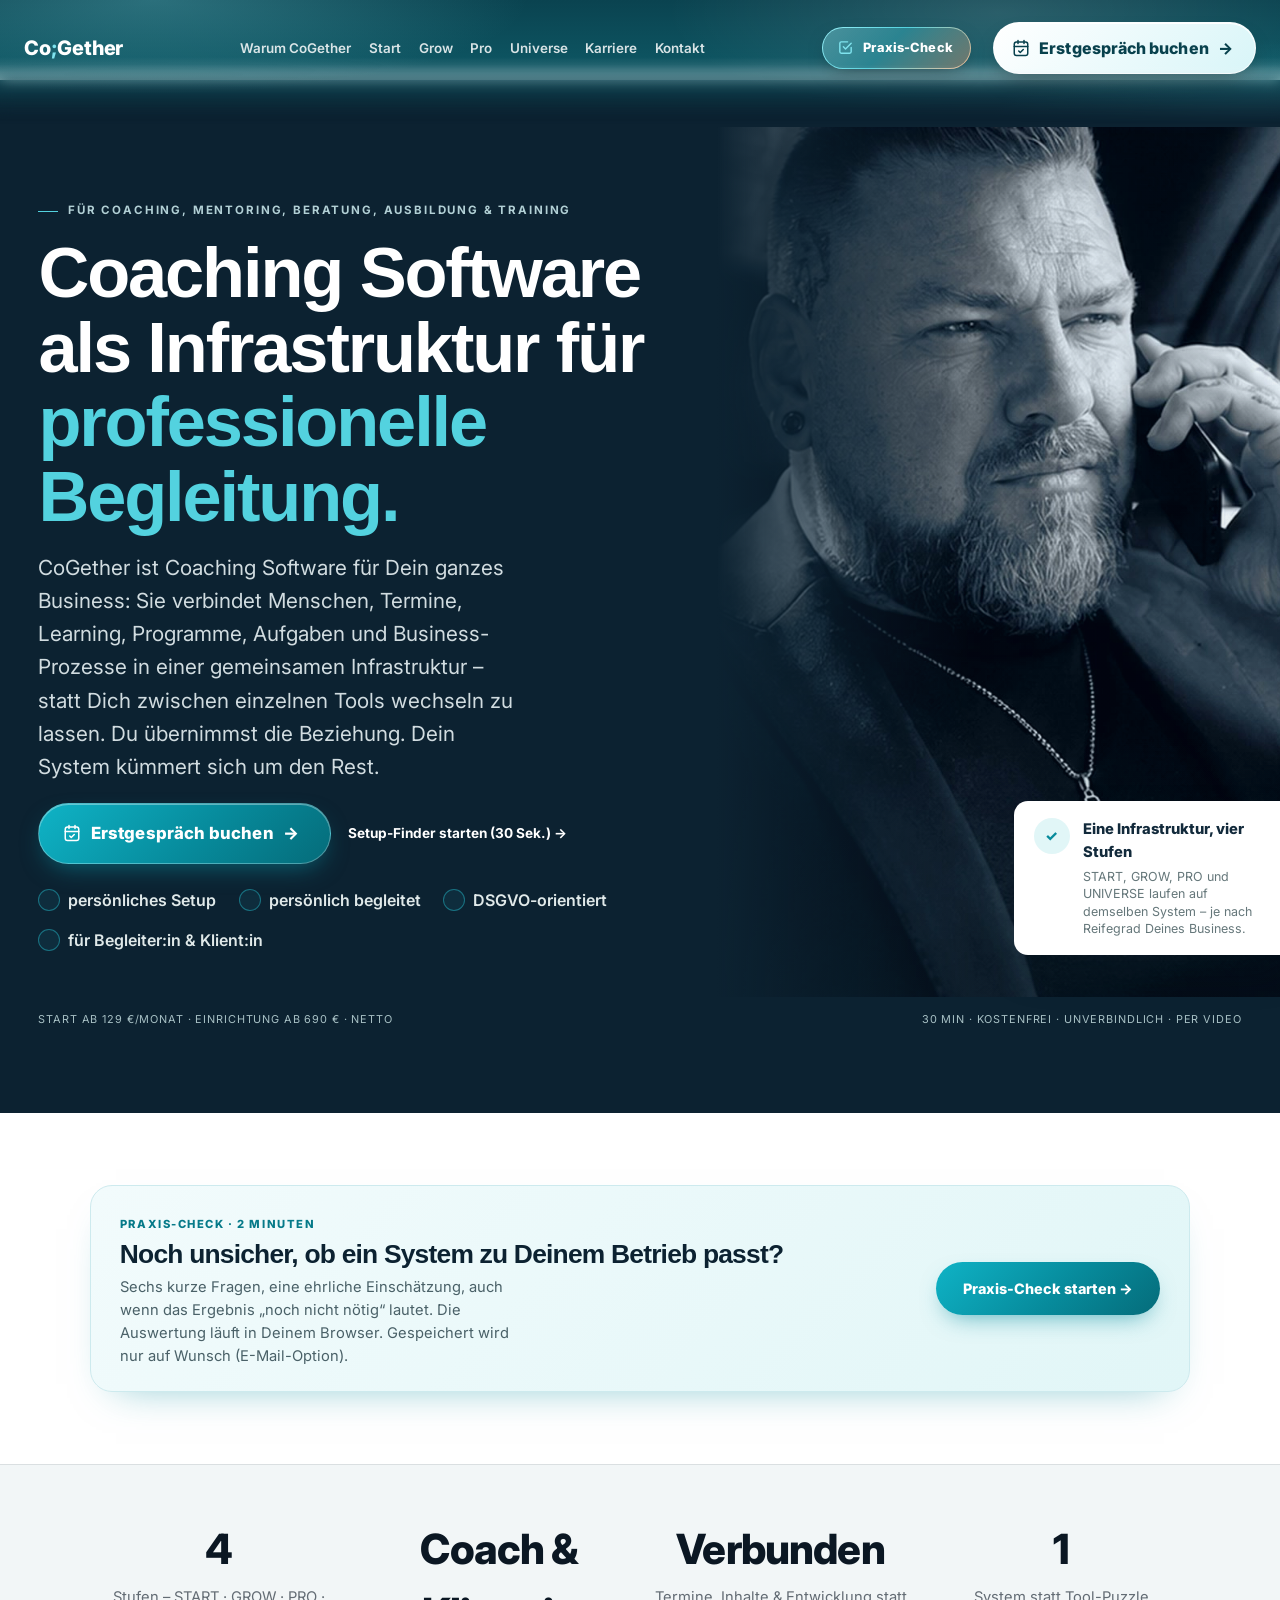
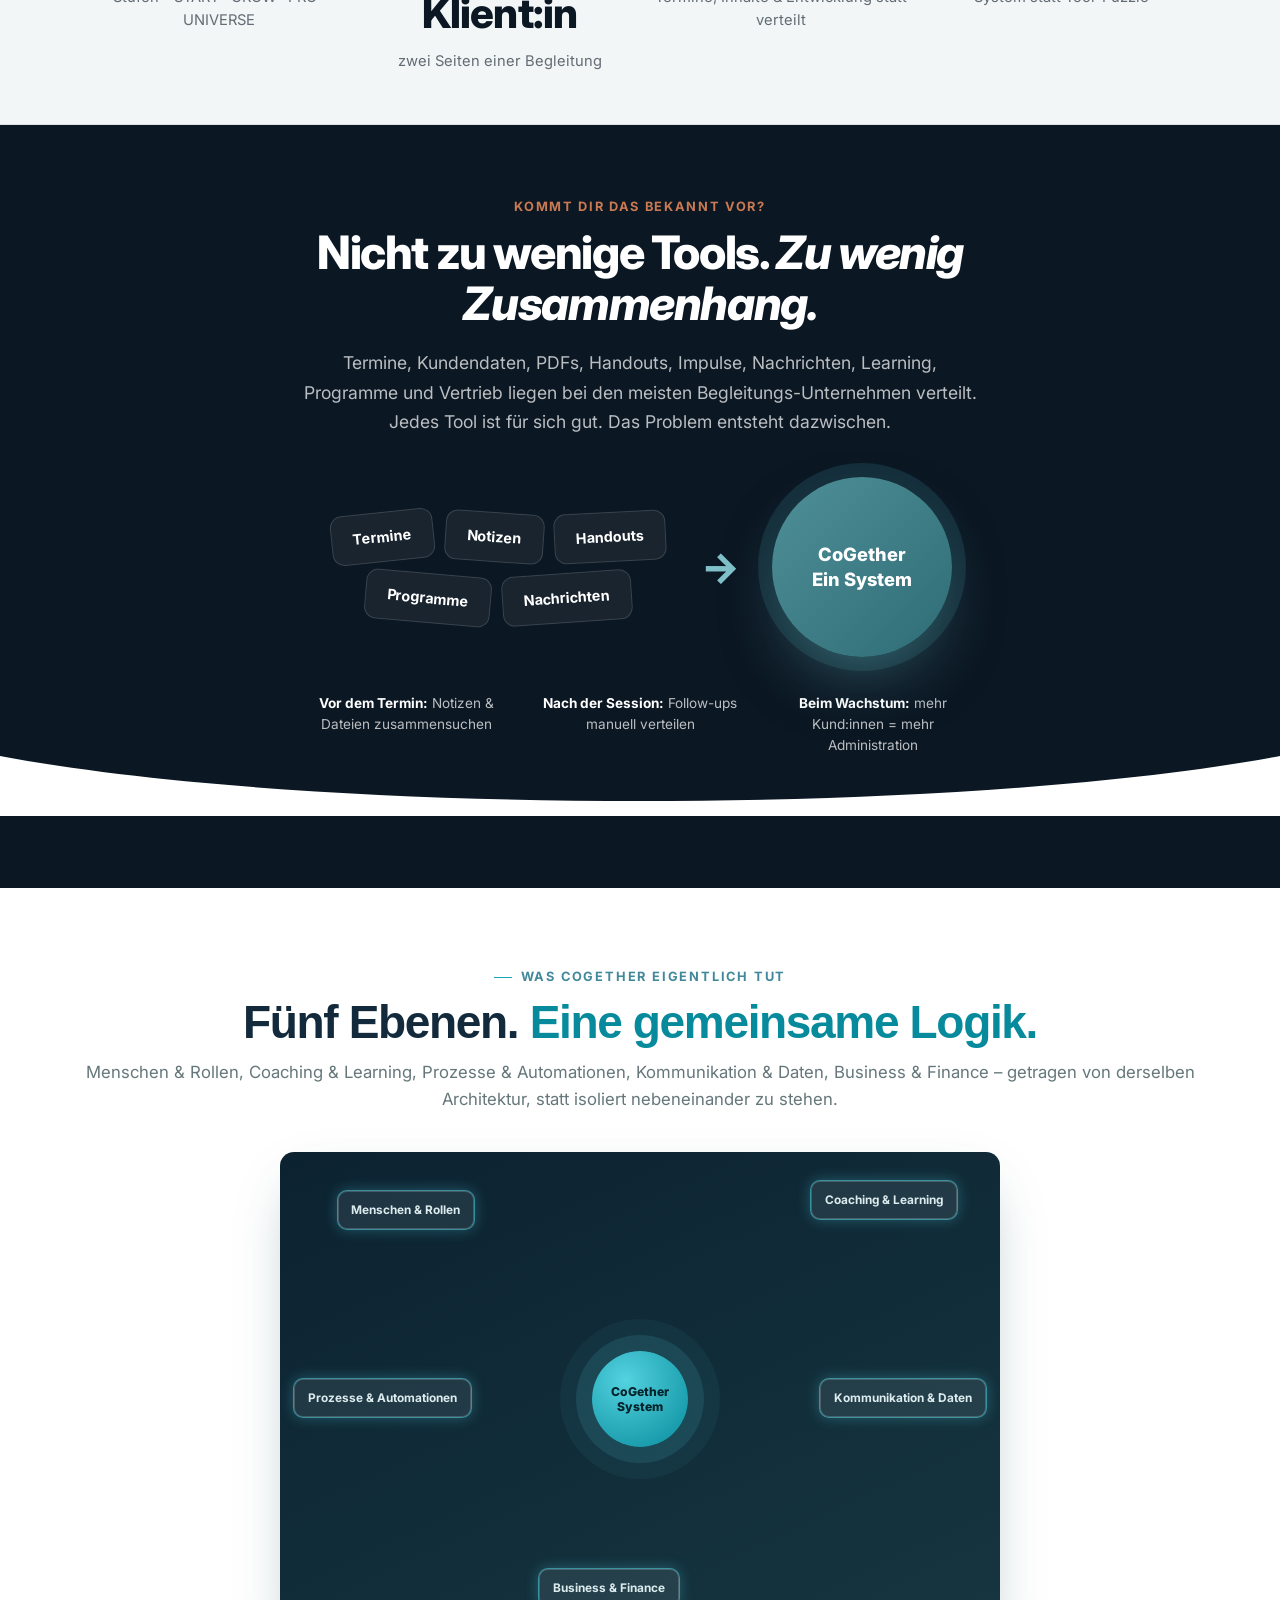
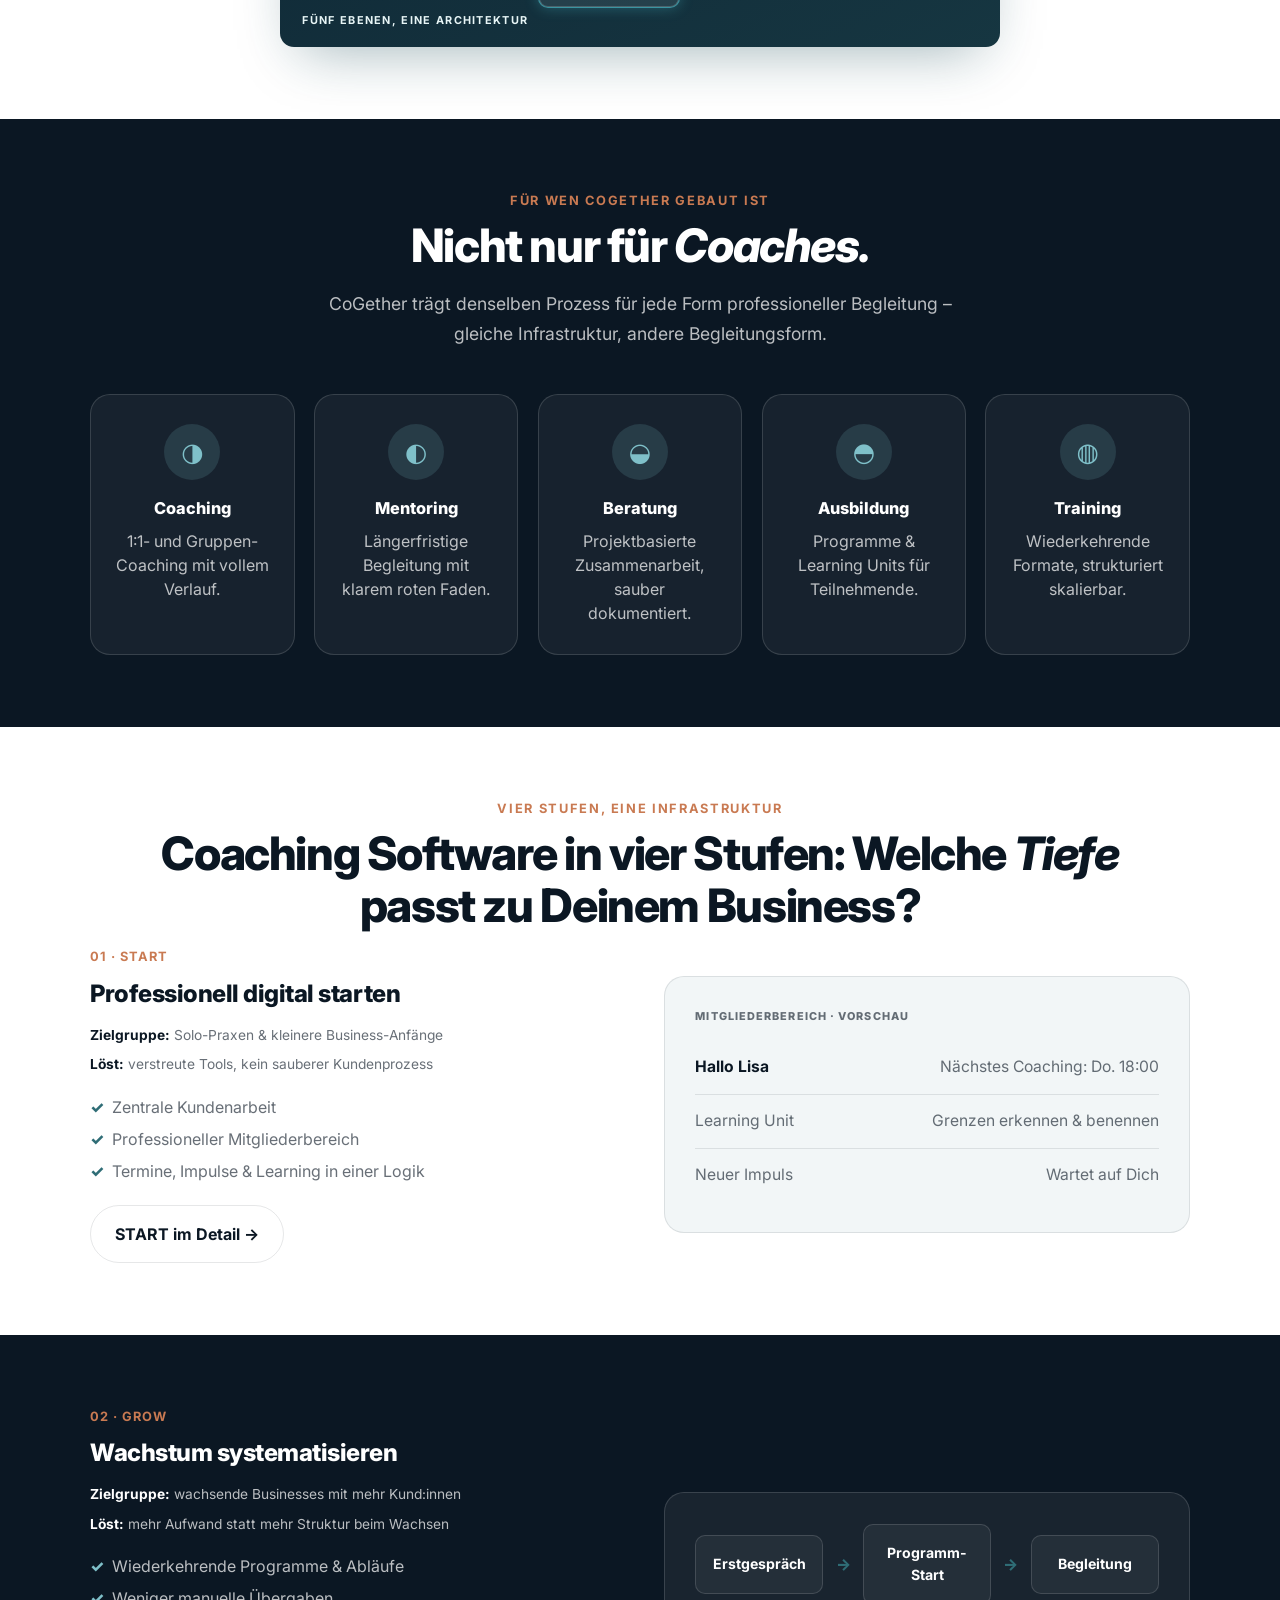
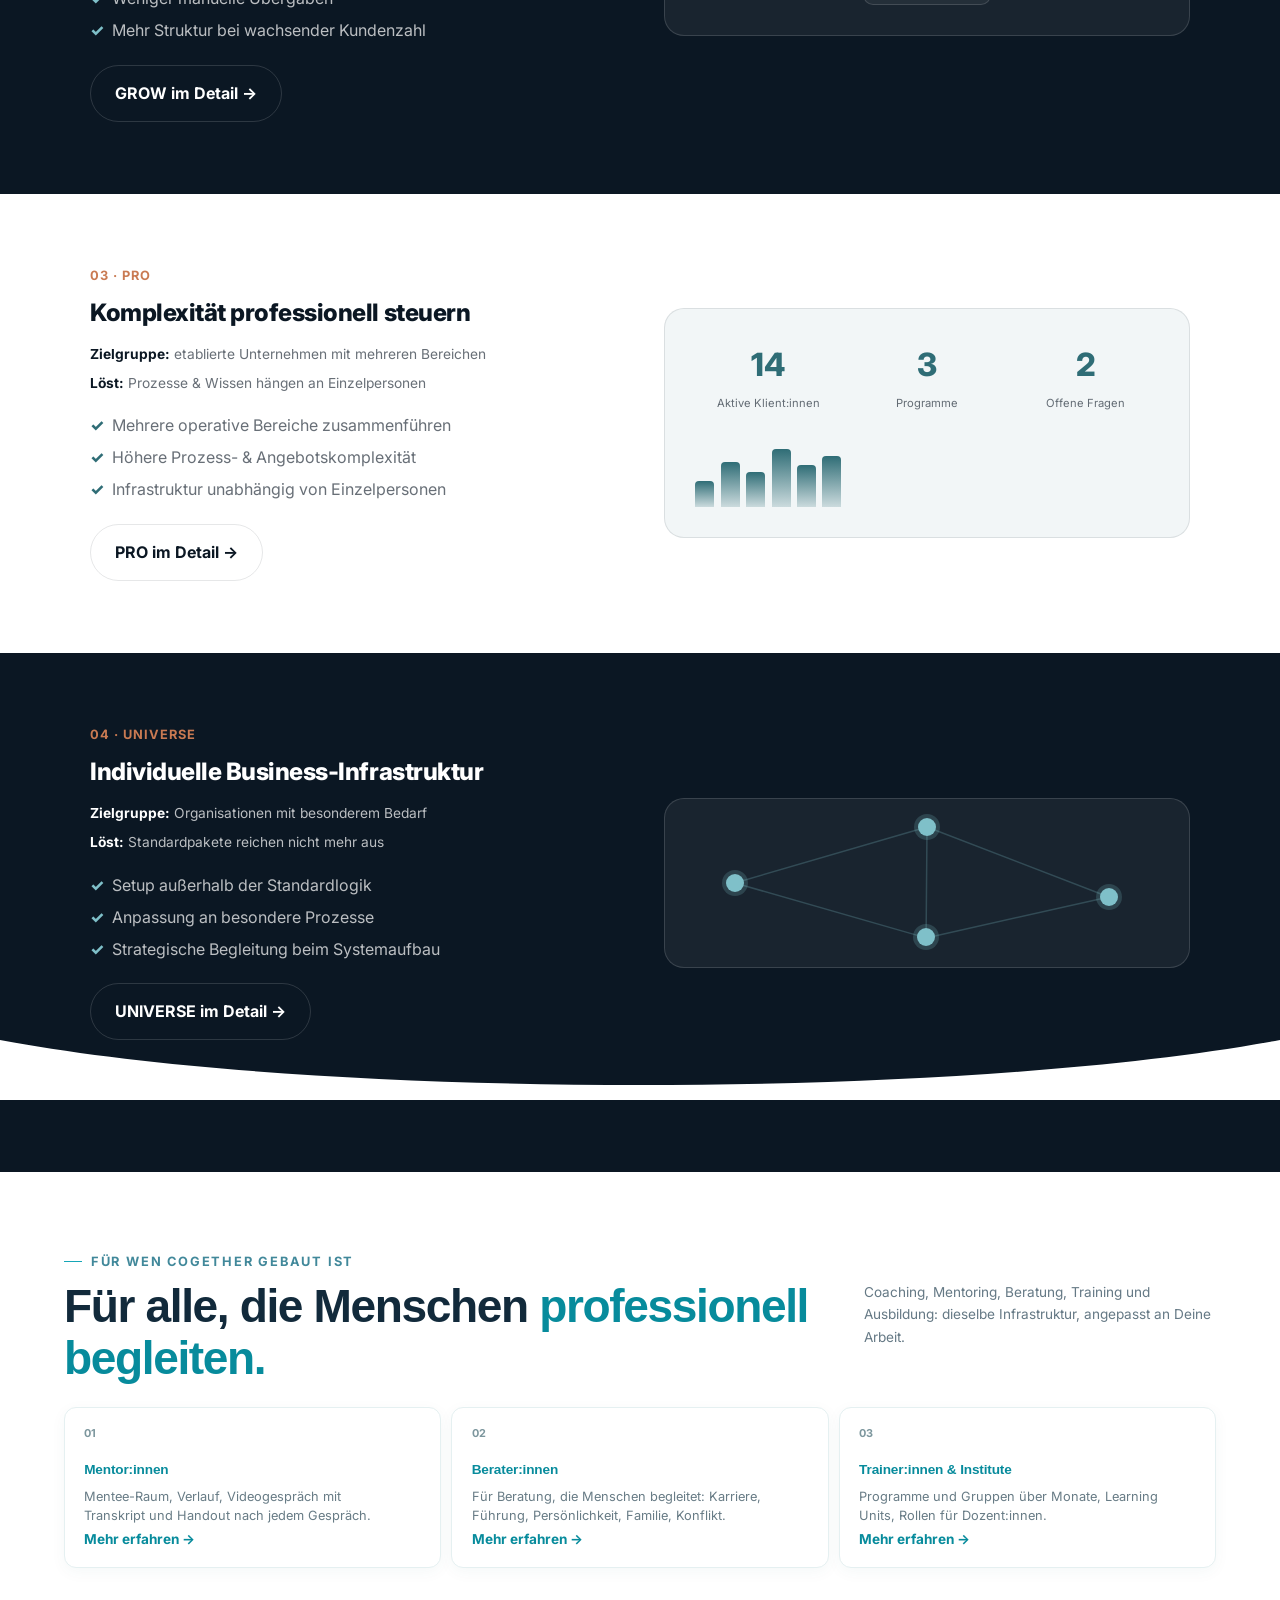
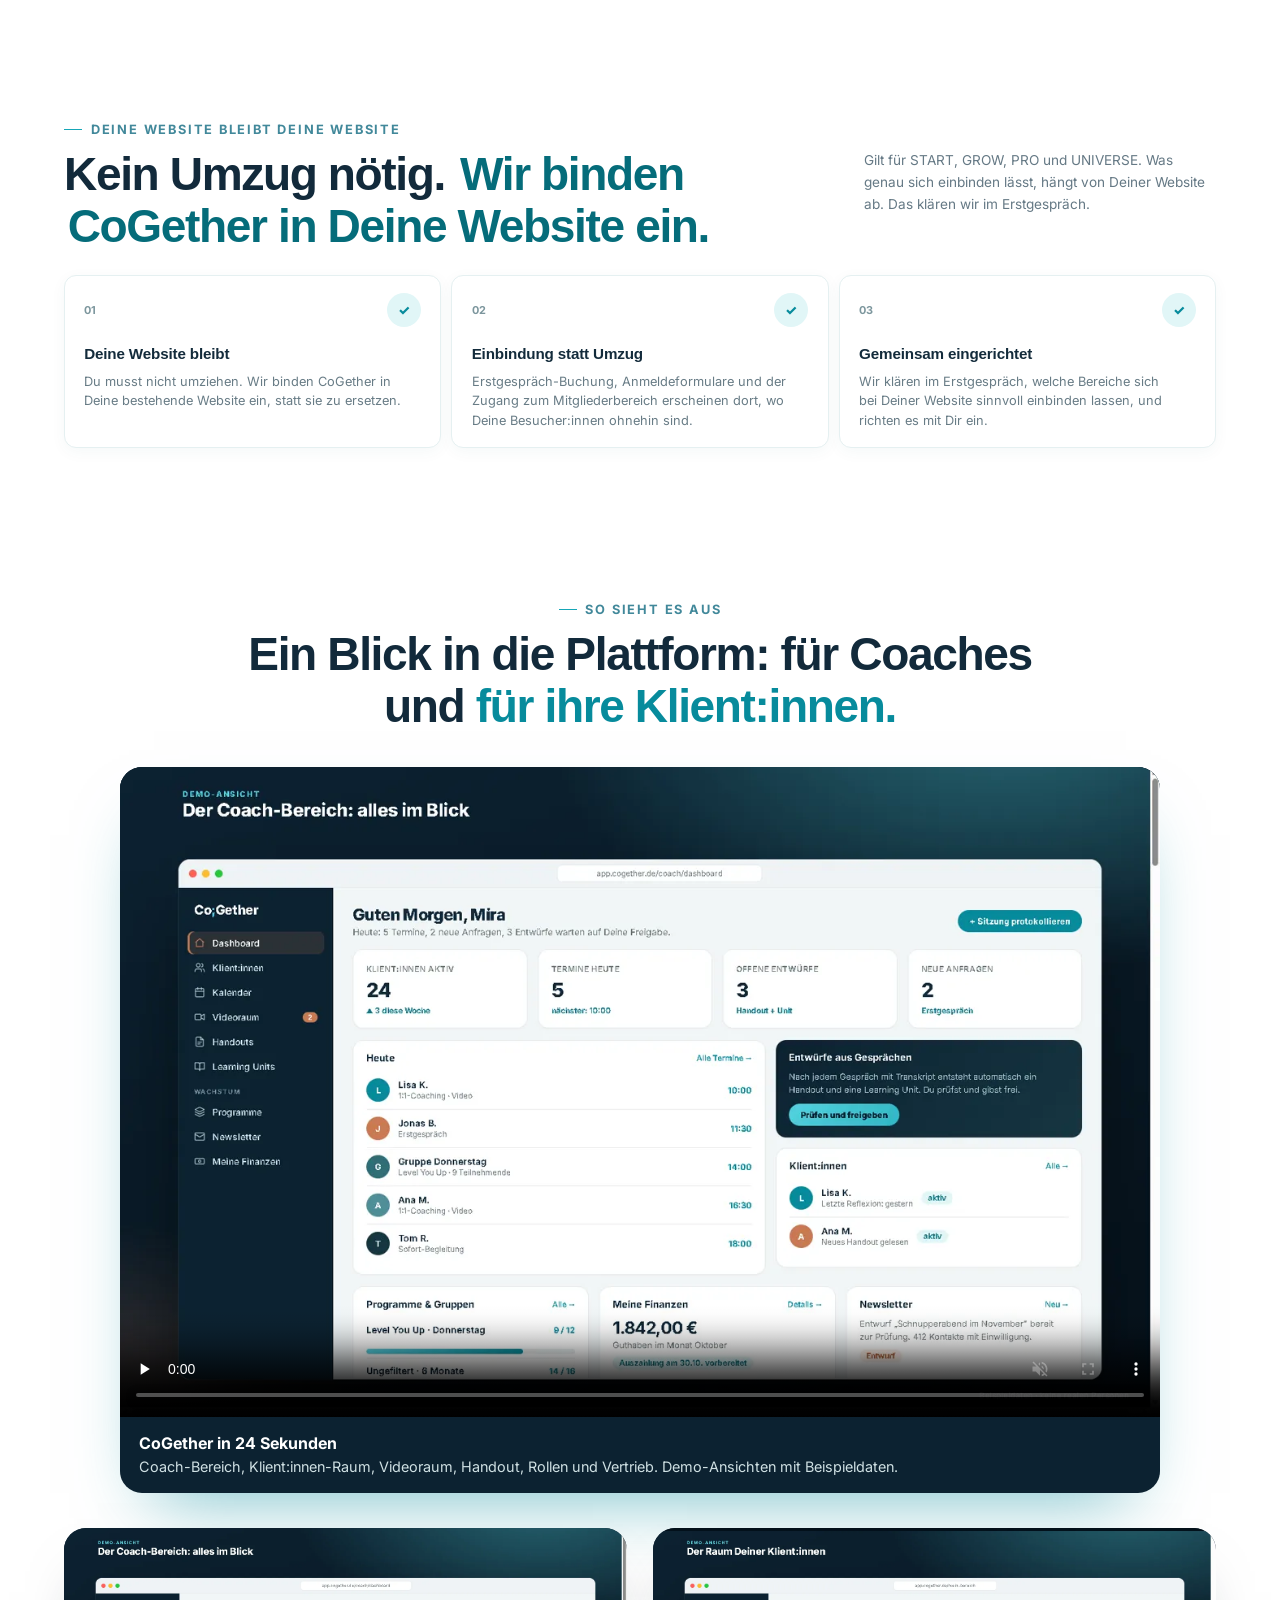
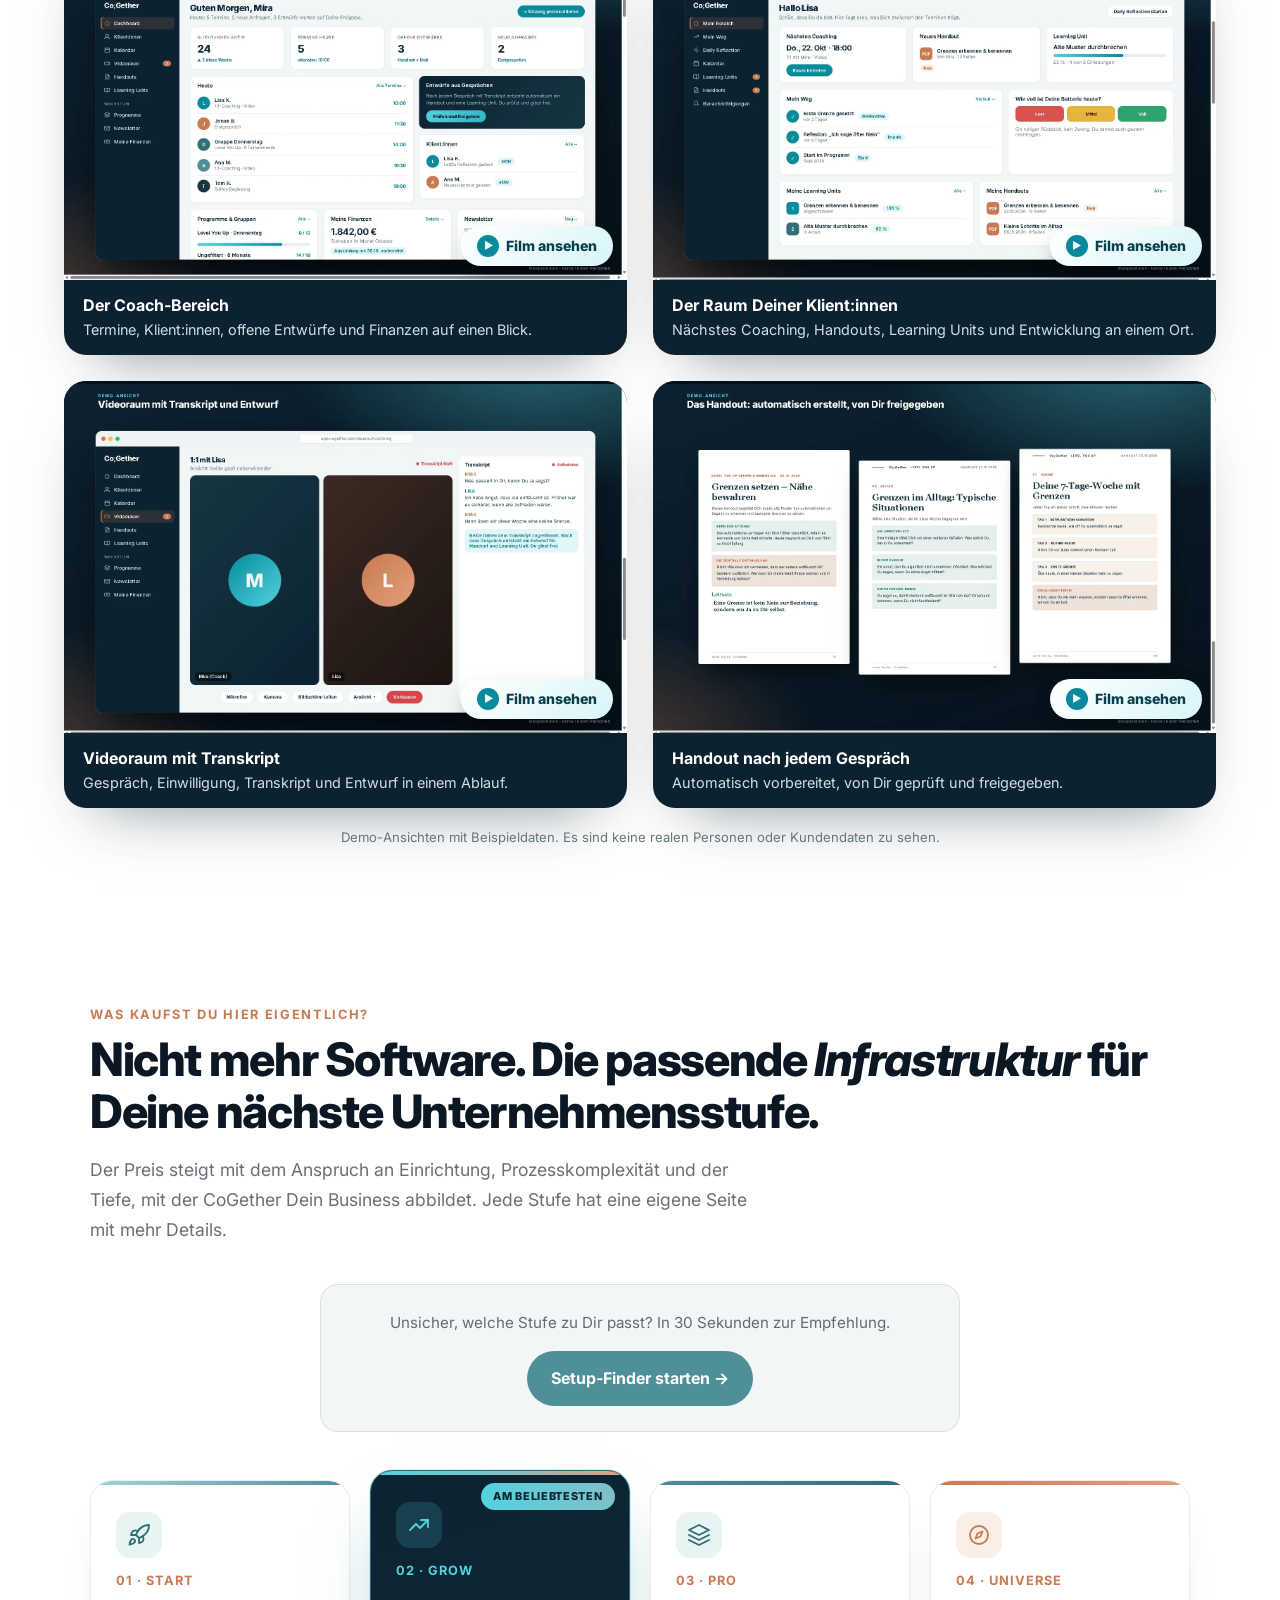
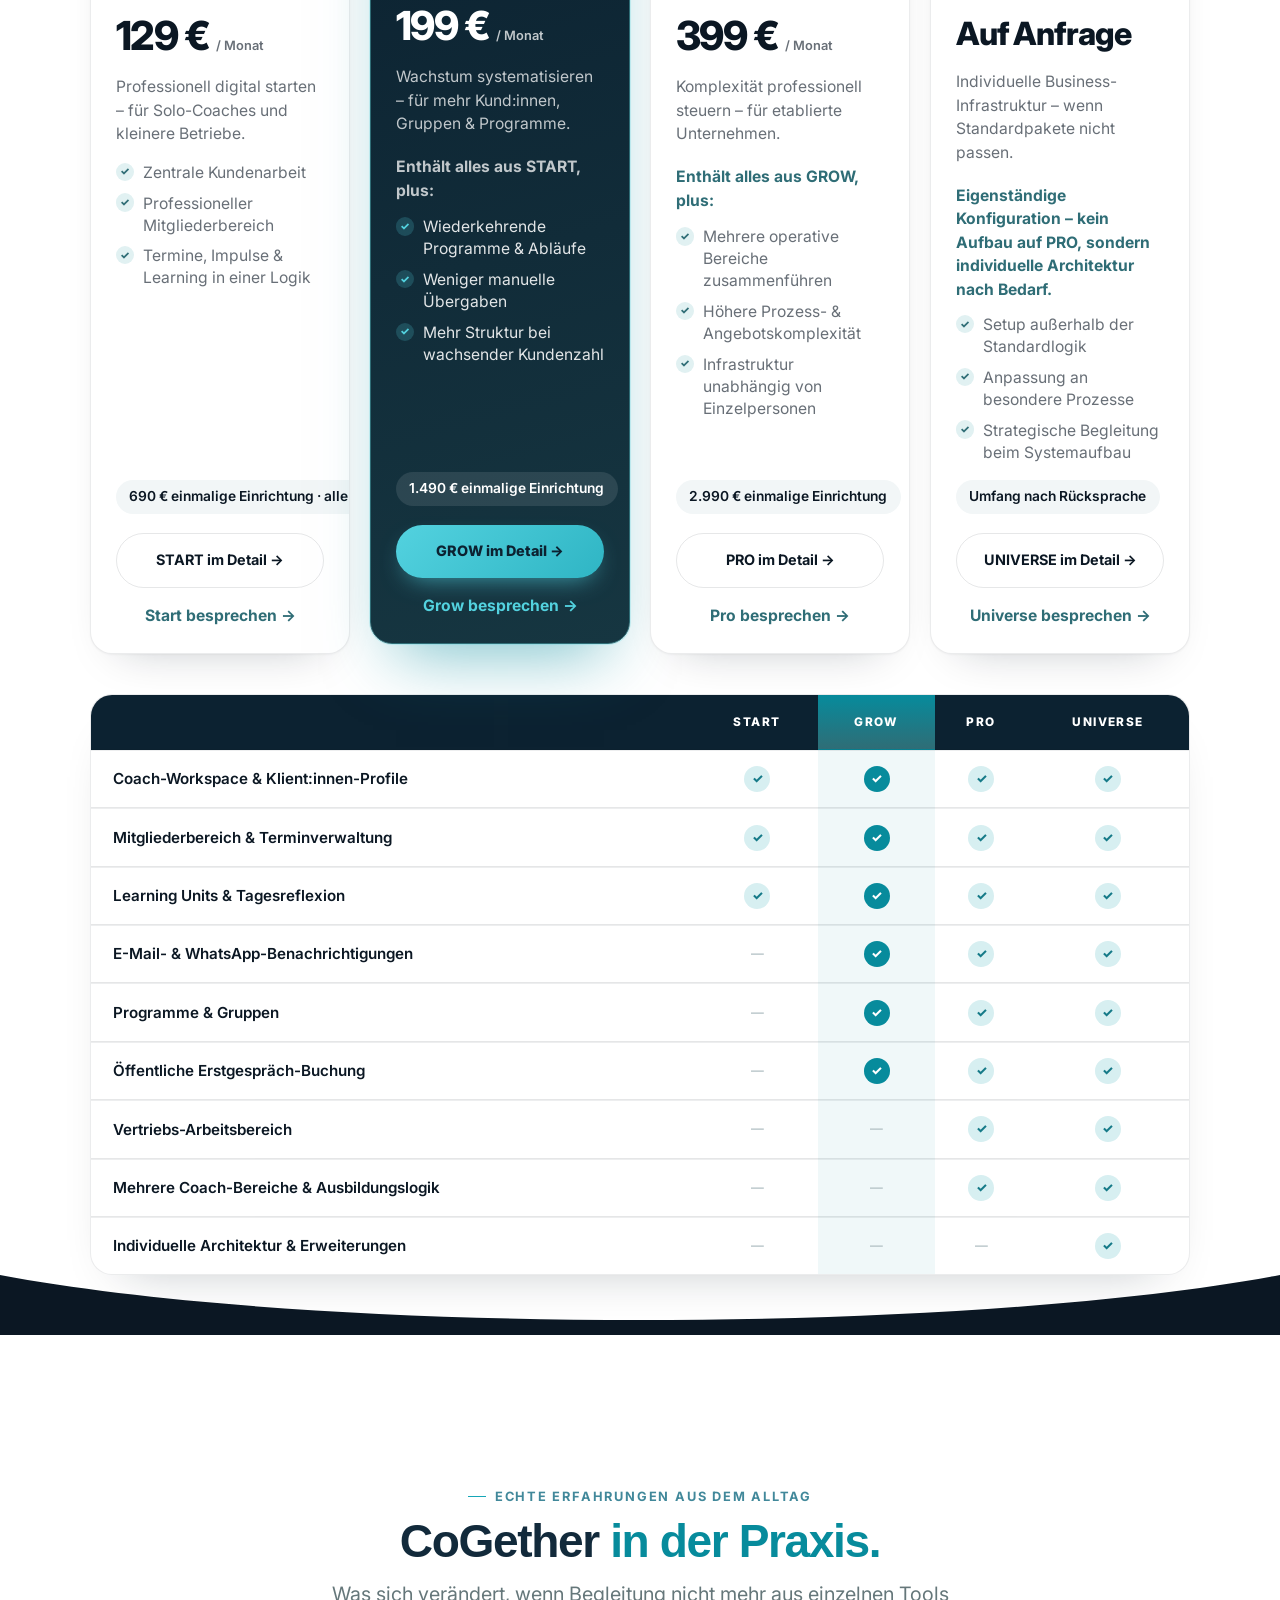
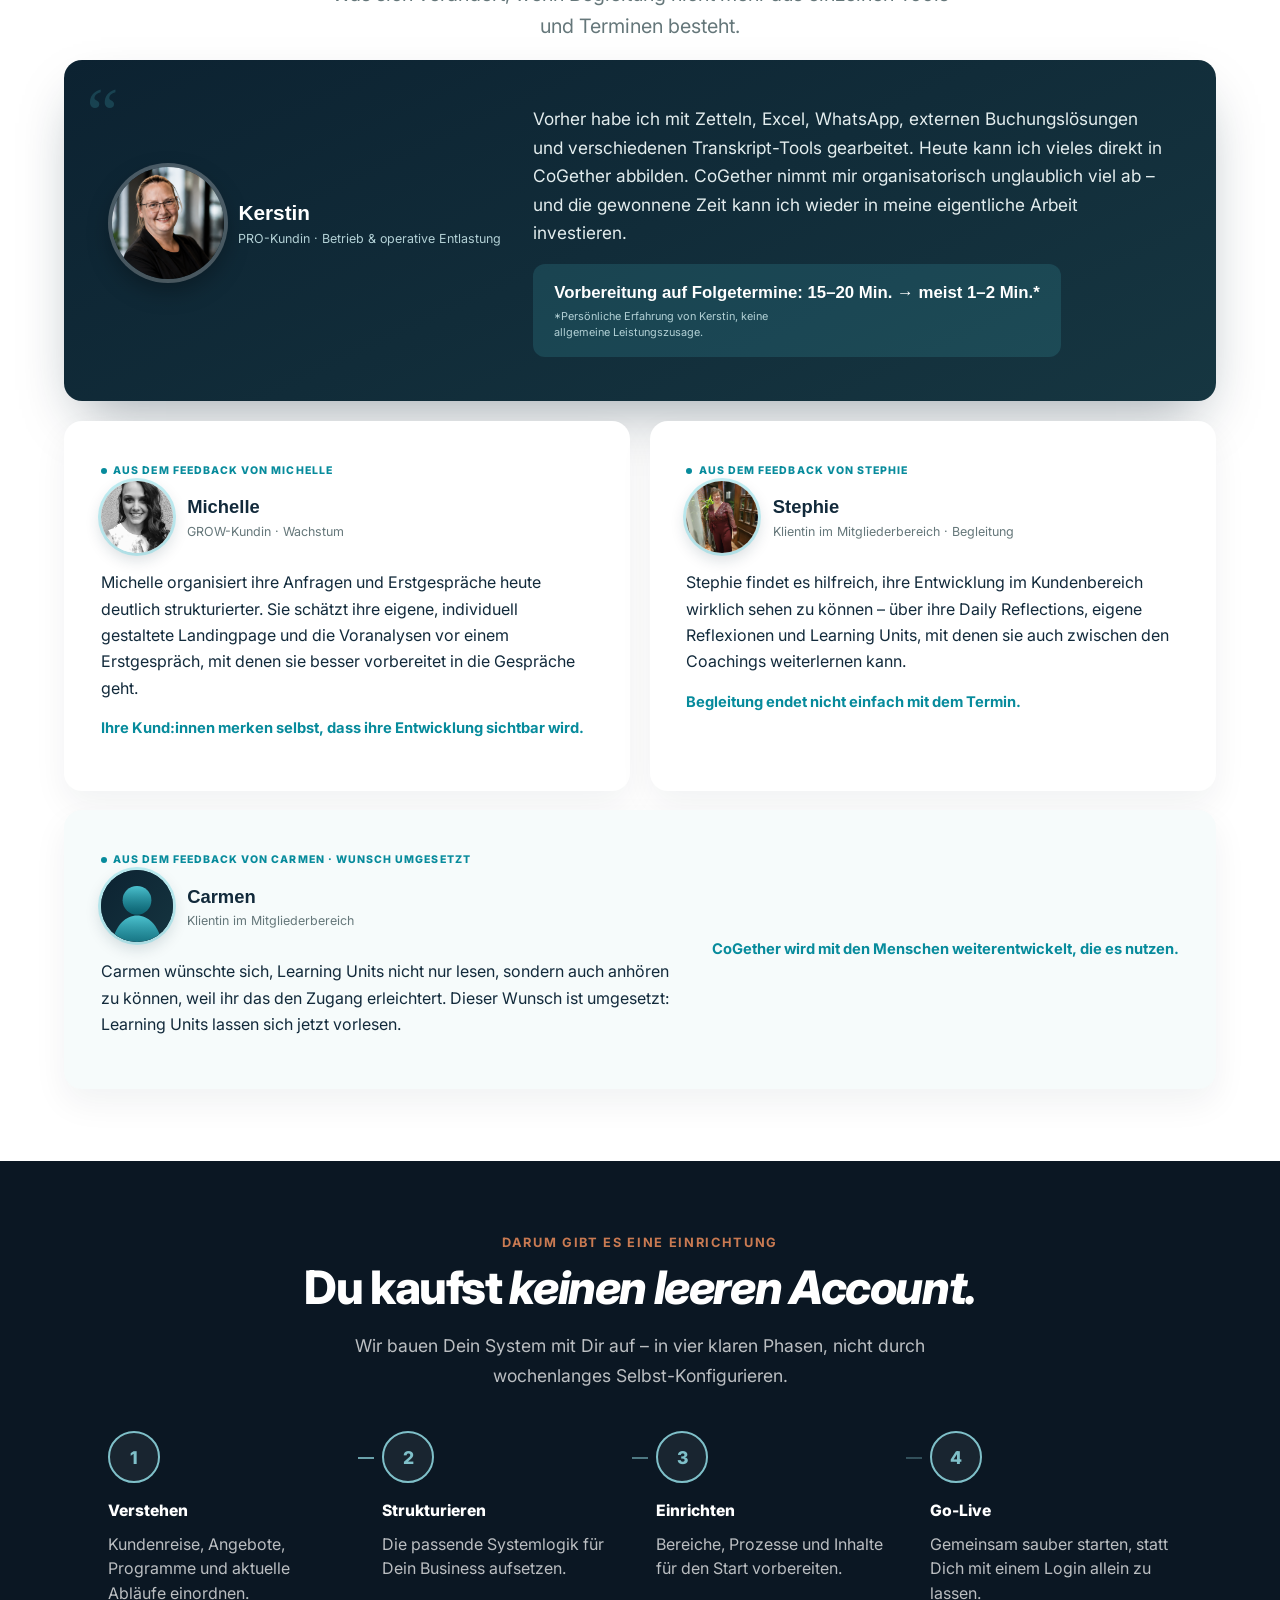
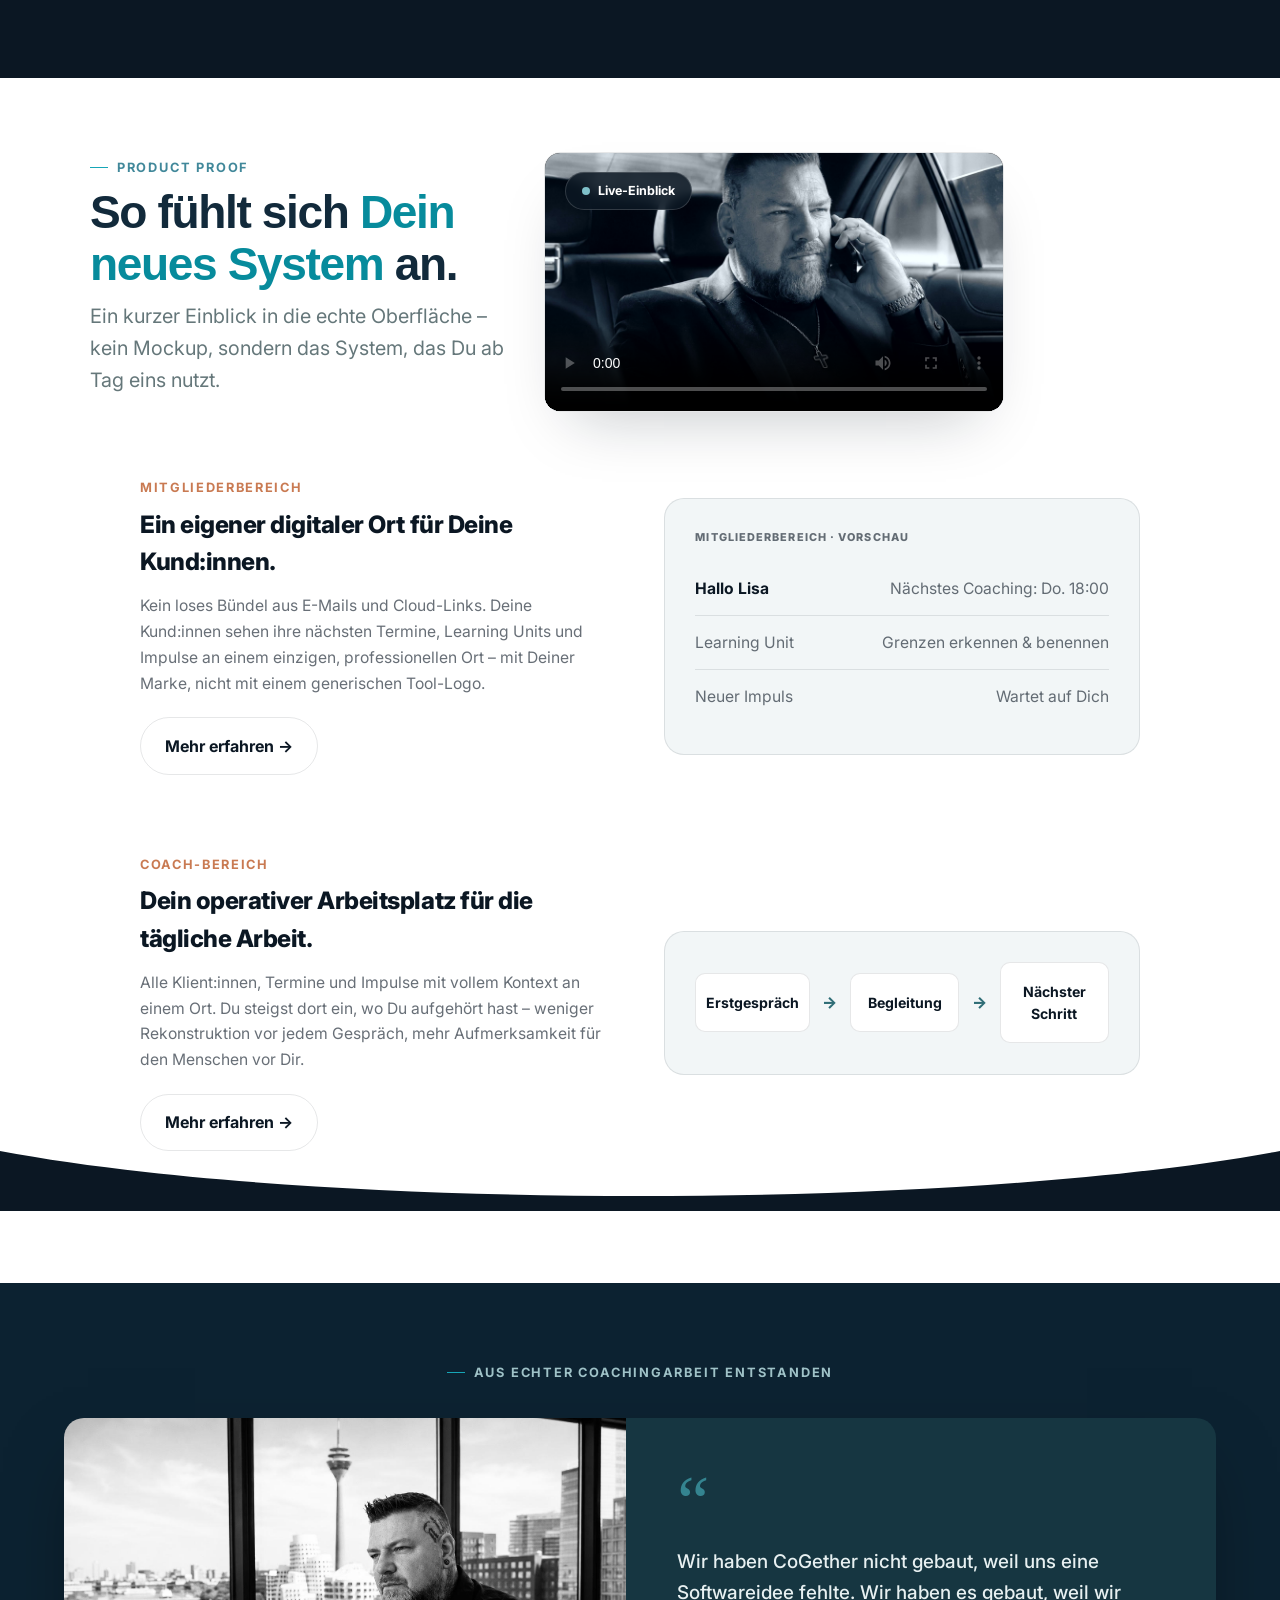
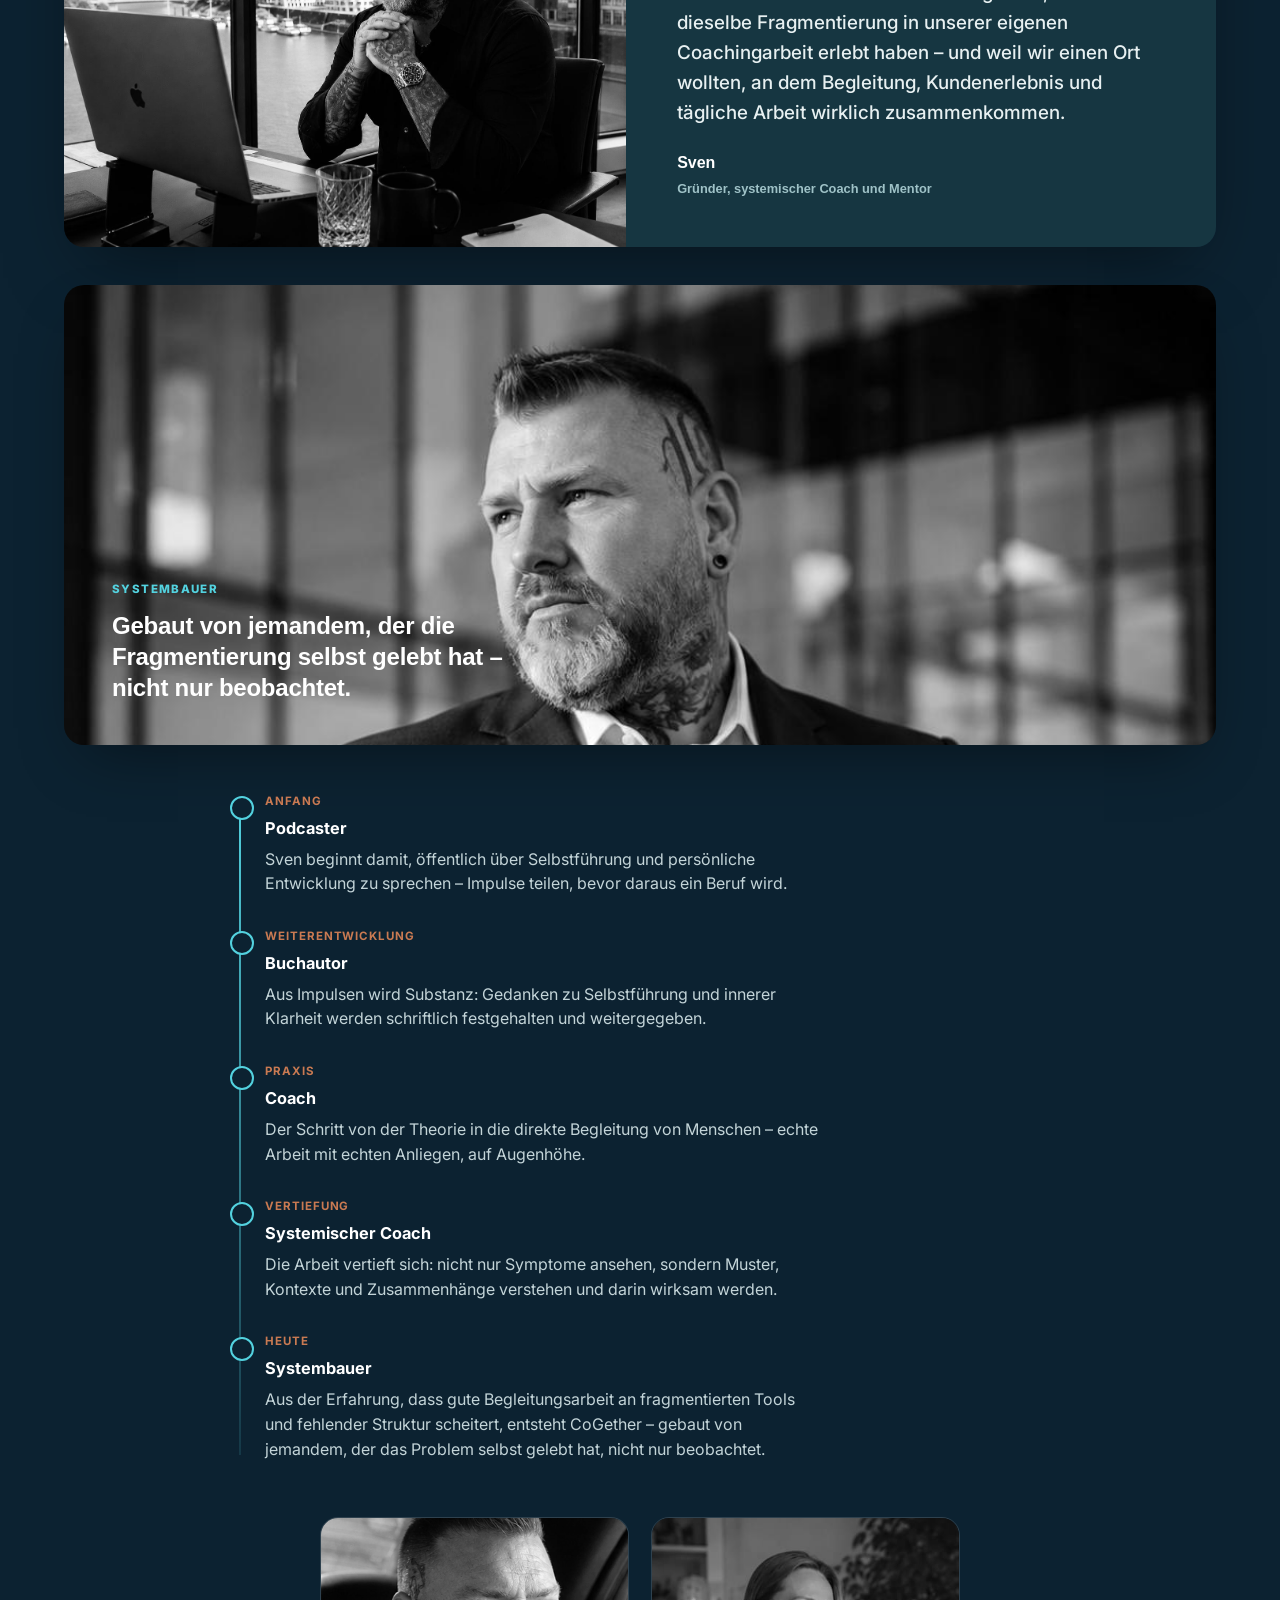
<file: index.html>
<!doctype html>
<html lang="de">
<head>
<meta name="google-site-verification" content="iupjkLmwhsNf78JQqq4HCa2NGsq32zPkmmhn2tqIpj8" />
<meta charset="utf-8">
<meta name="viewport" content="width=device-width, initial-scale=1">
<title>Coaching Software für Coaches &amp; Berater:innen | CoGether</title>
<meta name="description" content="Coaching Software für Kund:innen, Termine, Learning, Programme und Vertrieb in einem System. Für Coaching, Mentoring, Beratung und Ausbildung. Ab 129 €/Monat."><!-- seo-pass:start -->
<meta property="og:locale" content="de_DE">
<meta property="og:type" content="website">
<meta property="og:site_name" content="CoGether Business">
<meta property="og:title" content="Coaching Software für Coaches &amp; Berater:innen | CoGether">
<meta property="og:description" content="Coaching Software für Kund:innen, Termine, Learning, Programme und Vertrieb in einem System. Für Coaching, Mentoring, Beratung und Ausbildung. Ab 129 €/Monat.">
<meta property="og:url" content="https://cogether-software.de/">
<meta property="og:image" content="https://cogether-software.de/assets/img/og-business.png">
<meta property="og:image:width" content="1200">
<meta property="og:image:height" content="630">
<meta property="og:image:alt" content="CoGether – Coaching Software für Coaches, Mentor:innen und Berater:innen">
<meta name="twitter:card" content="summary_large_image">
<meta name="twitter:title" content="Coaching Software für Coaches &amp; Berater:innen | CoGether">
<meta name="twitter:description" content="Coaching Software für Kund:innen, Termine, Learning, Programme und Vertrieb in einem System. Für Coaching, Mentoring, Beratung und Ausbildung. Ab 129 €/Monat.">
<meta name="twitter:image" content="https://cogether-software.de/assets/img/og-business.png">
<!-- seo-pass:end -->

<link rel="icon" href="/favicon.svg" type="image/svg+xml"><link rel="icon" href="/favicon.ico" sizes="48x48"><link rel="apple-touch-icon" href="/apple-touch-icon.png"><link rel="canonical" href="https://cogether-software.de/">




<link rel="preconnect" href="https://fonts.googleapis.com">
<link rel="preconnect" href="https://fonts.gstatic.com" crossorigin>
<link href="https://fonts.googleapis.com/css2?family=Inter:wght@400;500;600;700;800&display=swap" rel="stylesheet">
<link rel="stylesheet" href="/assets/style.css?v=40">

<script type="application/ld+json">
{
  "@context": "https://schema.org",
  "@type": "SoftwareApplication",
  "name": "CoGether",
  "applicationCategory": "BusinessApplication",
  "operatingSystem": "Web",
  "url": "https://cogether-software.de/",
  "offers": [
    {"@type": "Offer", "name": "Start", "price": "129", "priceCurrency": "EUR", "url": "https://cogether-software.de/start/"},
    {"@type": "Offer", "name": "Grow", "price": "199", "priceCurrency": "EUR", "url": "https://cogether-software.de/grow/"},
    {"@type": "Offer", "name": "Pro", "price": "399", "priceCurrency": "EUR", "url": "https://cogether-software.de/pro/"}
  ]
}
</script>
<script type="application/ld+json">
{
  "@context": "https://schema.org",
  "@type": "FAQPage",
  "mainEntity": [
    {
      "@type": "Question",
      "name": "Was ist Coaching Software?",
      "acceptedAnswer": {"@type": "Answer", "text": "Coaching Software bündelt, was im Coaching-Alltag sonst über viele Tools verteilt ist: Kund:innen, Termine, Notizen, Learning-Inhalte, Programme und Vertrieb. CoGether verbindet diese Bereiche in einem System – für Coaching, Mentoring, Beratung, Ausbildung und Training."}
    },
    {
      "@type": "Question",
      "name": "Für wen ist CoGether gedacht?",
      "acceptedAnswer": {"@type": "Answer", "text": "Für jede Form professioneller Begleitung – Coaching, Mentoring, Beratung, Ausbildung und Training. Nicht nur für Coaches, sondern für alle, die Menschen strukturiert begleiten."}
    },
    {
      "@type": "Question",
      "name": "Welches Paket passt zu mir?",
      "acceptedAnswer": {"@type": "Answer", "text": "Das hängt von Deiner aktuellen Kundenzahl, Arbeitsweise und Prozesskomplexität ab – von START für den professionellen Einstieg bis UNIVERSE für individuelle Architektur. Wir klären das gern im Erstgespräch oder im Setup-Finder."}
    },
    {
      "@type": "Question",
      "name": "Kann ich später wechseln?",
      "acceptedAnswer": {"@type": "Answer", "text": "Ja, jederzeit. Alle Stufen laufen auf derselben Infrastruktur – ein Wechsel bedeutet mehr Konfiguration, kein neues System und kein erneutes Einarbeiten."}
    },
    {
      "@type": "Question",
      "name": "Wie sicher sind die Daten meiner Kund:innen?",
      "acceptedAnswer": {"@type": "Answer", "text": "CoGether ist DSGVO-orientiert aufgebaut. Sensible Inhalte wie private Notizen sind strukturell von der Kundensicht getrennt, nicht nur durch eine Einstellung."}
    },
    {
      "@type": "Question",
      "name": "Wie lange dauert die Einrichtung?",
      "acceptedAnswer": {"@type": "Answer", "text": "Die Einrichtung läuft in vier Schritten: Verstehen, Strukturieren, Einrichten, Go-Live. Du bekommst kein leeres System, sondern ein auf Deine Arbeitsweise zugeschnittenes Setup."}
    },
    {
      "@type": "Question",
      "name": "Wie läuft ein Erstgespräch ab?",
      "acceptedAnswer": {"@type": "Answer", "text": "30 Minuten, kostenfrei, unverbindlich, per Video. Wir schauen gemeinsam auf Deine Ausgangslage und klären, welche Stufe und welches Setup zu Dir passen."}
    }
  ]
}
</script>
<!-- seo-pass:start -->
<script type="application/ld+json">
{
 "@context": "https://schema.org",
 "@graph": [
  {
   "@type": "Organization",
   "@id": "https://cogether-software.de/#organization",
   "name": "CoGether",
   "alternateName": ["Co Gether", "CoGether Business"],
   "url": "https://cogether.de/",
   "logo": {
    "@type": "ImageObject",
    "url": "https://cogether.de/wp-content/uploads/2026/08/CoGether_Logo.png"
   },
   "sameAs": [
    "https://cogether.de/",
    "https://de.linkedin.com/in/cogether",
    "https://www.instagram.com/cogether_official/"
   ]
  },
  {
   "@type": "WebSite",
   "@id": "https://cogether-software.de/#website",
   "url": "https://cogether-software.de/",
   "name": "CoGether Business",
   "inLanguage": "de-DE",
   "publisher": {
    "@id": "https://cogether-software.de/#organization"
   }
  },
  {
   "@type": "WebPage",
   "@id": "https://cogether-software.de/#webpage",
   "url": "https://cogether-software.de/",
   "name": "Coaching Software für Coaches & Berater:innen | CoGether",
   "description": "Coaching Software für Kund:innen, Termine, Learning, Programme und Vertrieb in einem System. Für Coaching, Mentoring, Beratung und Ausbildung. Ab 129 €/Monat.",
   "inLanguage": "de-DE",
   "isPartOf": {
    "@id": "https://cogether-software.de/#website"
   },
   "about": {
    "@id": "https://cogether-software.de/#organization"
   },
   "primaryImageOfPage": {
    "@type": "ImageObject",
    "url": "https://cogether-software.de/assets/img/og-business.png"
   }
  }
 ]
}
</script>
<!-- seo-pass:end -->
<link rel="sitemap" type="application/xml" href="/sitemap.xml">
</head>
<body class="home">

<header class="site sv2-header">
  <div class="wrap">
    <a class="brand" href="/">Co<span>;</span>Gether <small>Für Coaches, Mentor:innen &amp; Berater:innen</small></a>
    <button class="navtoggle" aria-label="Menü öffnen" aria-expanded="false" id="navtoggle">☰</button>
    <nav class="mainnav" id="mainnav">
      <a href="/warum-cogether/">Warum CoGether</a>
      <a href="/start/">Start</a>
      <a href="/grow/">Grow</a>
      <a href="/pro/">Pro</a>
      <a href="/universe/">Universe</a>
      <a href="/vertrieb/">Karriere</a>
      <a href="/kontakt/">Kontakt</a>
    </nav>
    <a class="sv2-pill-check" href="/praxis-check/?utm_source=menue&amp;utm_medium=button&amp;utm_campaign=coach-check" aria-label="Praxis-Check starten, 2 Minuten"><svg viewBox="0 0 24 24" aria-hidden="true"><path d="M9 11l3 3 8-8"/><path d="M20 12v6a2 2 0 0 1-2 2H6a2 2 0 0 1-2-2V6a2 2 0 0 1 2-2h9"/></svg><span>Praxis-Check</span><small>2 Min.</small></a>
    <a class="sv2-pill-cta js-booking-cta" href="/erstgespraech/"><svg viewBox="0 0 24 24" aria-hidden="true"><rect x="3" y="4" width="18" height="18" rx="3"/><path d="M16 2v4M8 2v4M3 10h18M9 16l2 2 4-4"/></svg><span>Erstgespräch buchen</span><span class="cta-arr" aria-hidden="true">→</span></a>
  </div>
</header>

<!-- 1 HERO -->
<section class="sv2-hero">
  <div class="sv2-hero__inner">
    <div class="sv2-hero__copy">
      <span class="sv2-hero__eyebrow">Für Coaching, Mentoring, Beratung, Ausbildung &amp; Training</span>
      <h1>Coaching Software als Infrastruktur für <em>professionelle Begleitung.</em></h1>
      <p class="sv2-hero__lede">CoGether ist Coaching Software für Dein ganzes Business: Sie verbindet Menschen, Termine, Learning, Programme, Aufgaben und Business-Prozesse in einer gemeinsamen Infrastruktur – statt Dich zwischen einzelnen Tools wechseln zu lassen. Du übernimmst die Beziehung. Dein System kümmert sich um den Rest.</p>
      <div class="sv2-hero__ctas">
        <a class="sv2-pill-cta sv2-pill-cta--lg js-booking-cta" href="/erstgespraech/"><svg viewBox="0 0 24 24" aria-hidden="true"><rect x="3" y="4" width="18" height="18" rx="3"/><path d="M16 2v4M8 2v4M3 10h18M9 16l2 2 4-4"/></svg><span>Erstgespräch buchen</span><span class="cta-arr" aria-hidden="true">→</span></a>
        <a class="sv2-text-link sv2-text-link--light js-qualifier-cta" href="#">Setup-Finder starten (30 Sek.) →</a>
      </div>
      <ul class="sv2h-hero-checks">
        <li>persönliches Setup</li>
        <li>persönlich begleitet</li>
        <li>DSGVO-orientiert</li>
        <li>für Begleiter:in &amp; Klient:in</li>
      </ul>
    </div>
    <div class="sv2-hero__media">
      <img src="/assets/img/sven-portrait.jpg" alt="Sven, Gründer von CoGether" width="900" height="1100" loading="eager">
      <div class="sv2-hero__benefit">
        <span class="sv2-hero__benefit-icon">✓</span>
        <div>
          <h5>Eine Infrastruktur, vier Stufen</h5>
          <p>START, GROW, PRO und UNIVERSE laufen auf demselben System – je nach Reifegrad Deines Business.</p>
        </div>
      </div>
    </div>
  </div>
  <div class="sv2-hero__bottom">
    <span>START ab 129&nbsp;€/Monat · Einrichtung ab 690&nbsp;€ · netto</span>
    <span>30 Min · kostenfrei · unverbindlich · per Video</span>
  </div>
</section>

<!-- PRAXIS-CHECK HINWEIS -->
<section class="pc-teaser" aria-labelledby="pc-teaser-h">
  <div class="wrap pc-teaser__inner">
    <div class="pc-teaser__text">
      <span class="pc-teaser__eyebrow">Praxis-Check · 2 Minuten</span>
      <h2 id="pc-teaser-h">Noch unsicher, ob ein System zu Deinem Betrieb passt?</h2>
      <p>Sechs kurze Fragen, eine ehrliche Einschätzung, auch wenn das Ergebnis „noch nicht nötig“ lautet. Die Auswertung läuft in Deinem Browser. Gespeichert wird nur auf Wunsch (E-Mail-Option).</p>
    </div>
    <a class="pc-teaser__btn" href="/praxis-check/?utm_source=startseite&amp;utm_medium=teaser&amp;utm_campaign=coach-check">Praxis-Check starten →</a>
  </div>
</section>

<!-- 2 TRUST/PROOF -->
<section class="statbar">
  <div class="wrap statbar__grid">
    <div class="statbar__item"><b>4</b><span>Stufen – START · GROW · PRO · UNIVERSE</span></div>
    <div class="statbar__item"><b>Coach &amp; Klient:in</b><span>zwei Seiten einer Begleitung</span></div>
    <div class="statbar__item"><b>Verbunden</b><span>Termine, Inhalte &amp; Entwicklung statt verteilt</span></div>
    <div class="statbar__item"><b>1</b><span>System statt Tool-Puzzle</span></div>
  </div>
</section>

<!-- 3 PROBLEM VISUAL -->
<section class="dark" id="sv2h-problem">
  <div class="wrap" style="text-align:center">
    <span class="kicker">Kommt Dir das bekannt vor?</span>
    <h2 style="max-width:32ch;margin-inline:auto">Nicht zu wenige Tools. <em>Zu wenig Zusammenhang.</em></h2>
    <p class="section-lede" style="margin-inline:auto">Termine, Kundendaten, PDFs, Handouts, Impulse, Nachrichten, Learning, Programme und Vertrieb liegen bei den meisten Begleitungs-Unternehmen verteilt. Jedes Tool ist für sich gut. Das Problem entsteht dazwischen.</p>
    <div class="problem-diagram">
      <div class="problem-diagram__scatter">
        <span class="problem-diagram__chip" style="--r:-6deg">Termine</span>
        <span class="problem-diagram__chip" style="--r:4deg">Notizen</span>
        <span class="problem-diagram__chip" style="--r:-3deg">Handouts</span>
        <span class="problem-diagram__chip" style="--r:5deg">Programme</span>
        <span class="problem-diagram__chip" style="--r:-4deg">Nachrichten</span>
      </div>
      <div class="problem-diagram__arrow">→</div>
      <div class="problem-diagram__core">CoGether<br>Ein System</div>
    </div>
    <div class="problem-diagram__captions">
      <span><strong>Vor dem Termin:</strong> Notizen &amp; Dateien zusammensuchen</span>
      <span><strong>Nach der Session:</strong> Follow-ups manuell verteilen</span>
      <span><strong>Beim Wachstum:</strong> mehr Kund:innen = mehr Administration</span>
    </div>
  </div>
  <div class="wave"><svg viewBox="0 0 1200 60" preserveAspectRatio="none"><path d="M0,0 C300,60 900,60 1200,0 L1200,60 L0,60 Z" fill="#ffffff"></path></svg></div>
</section>

<!-- 4 SYSTEM GRAPHIC -->
<section class="sv2-section">
  <div class="sv2-wrap" style="text-align:center">
    <span class="sv2-eyebrow" style="justify-content:center;display:inline-flex;width:100%">Was CoGether eigentlich tut</span>
    <h2 class="sv2-h2" style="max-width:34ch;margin-inline:auto">Fünf Ebenen. <em>Eine gemeinsame Logik.</em></h2>
    <p class="sv2-lead" style="margin-inline:auto">Menschen &amp; Rollen, Coaching &amp; Learning, Prozesse &amp; Automationen, Kommunikation &amp; Daten, Business &amp; Finance – getragen von derselben Architektur, statt isoliert nebeneinander zu stehen.</p>
    <div class="sv2-system-panel" style="max-width:720px;margin:2.4rem auto 0;aspect-ratio:16/11">
      <div class="sv2-diamond" id="sv2-diamond-home">
        <div class="sv2-diamond-point" style="top:8%;left:8%;--sx:-80px;--sy:50px">Menschen &amp; Rollen</div>
        <div class="sv2-diamond-point" style="top:6%;right:6%;--sx:75px;--sy:-45px">Coaching &amp; Learning</div>
        <div class="sv2-diamond-point" style="top:46%;left:2%;--sx:-95px;--sy:-15px">Prozesse &amp; Automationen</div>
        <div class="sv2-diamond-point" style="top:46%;right:2%;--sx:90px;--sy:20px">Kommunikation &amp; Daten</div>
        <div class="sv2-diamond-point" style="bottom:8%;left:36%;--sx:-30px;--sy:70px">Business &amp; Finance</div>
        <div class="sv2-diamond-point--core">CoGether<br>System</div>
      </div>
      <span class="sv2-system-panel__label">Fünf Ebenen, eine Architektur</span>
    </div>
  </div>
</section>

<!-- 5 USE CASES -->
<section class="dark">
  <div class="wrap" style="text-align:center">
    <span class="kicker">Für wen CoGether gebaut ist</span>
    <h2 style="max-width:32ch;margin-inline:auto">Nicht nur für <em>Coaches.</em></h2>
    <p class="section-lede" style="margin-inline:auto">CoGether trägt denselben Prozess für jede Form professioneller Begleitung – gleiche Infrastruktur, andere Begleitungsform.</p>
    <div class="usecase-grid">
      <div class="usecase-tile"><div class="usecase-tile__icon">◑</div><h4>Coaching</h4><p>1:1- und Gruppen-Coaching mit vollem Verlauf.</p></div>
      <div class="usecase-tile"><div class="usecase-tile__icon">◐</div><h4>Mentoring</h4><p>Längerfristige Begleitung mit klarem roten Faden.</p></div>
      <div class="usecase-tile"><div class="usecase-tile__icon">◒</div><h4>Beratung</h4><p>Projektbasierte Zusammenarbeit, sauber dokumentiert.</p></div>
      <div class="usecase-tile"><div class="usecase-tile__icon">◓</div><h4>Ausbildung</h4><p>Programme &amp; Learning Units für Teilnehmende.</p></div>
      <div class="usecase-tile"><div class="usecase-tile__icon">◍</div><h4>Training</h4><p>Wiederkehrende Formate, strukturiert skalierbar.</p></div>
    </div>
  </div>
</section>

<!-- 6 START/GROW/PRO/UNIVERSE NARRATIVE ROWS -->
<section class="tier-stage">
  <div class="wrap">
    <span class="kicker" style="text-align:center;display:block">Vier Stufen, eine Infrastruktur</span>
    <h2 style="text-align:center;max-width:32ch;margin-inline:auto">Coaching Software in vier Stufen: Welche <em>Tiefe</em> passt zu Deinem Business?</h2>
    <div class="showcase tier-showcase">
      <div class="showcase__text">
        <span class="tag">01 · Start</span>
        <h3>Professionell digital starten</h3>
        <div class="tier-meta"><span><b>Zielgruppe:</b> Solo-Praxen &amp; kleinere Business-Anfänge</span><span><b>Löst:</b> verstreute Tools, kein sauberer Kundenprozess</span></div>
        <ul class="tier-row__caps">
          <li>Zentrale Kundenarbeit</li>
          <li>Professioneller Mitgliederbereich</li>
          <li>Termine, Impulse &amp; Learning in einer Logik</li>
        </ul>
        <a class="btn btn-ghost" href="/start/">START im Detail →</a>
      </div>
      <div class="showcase__visual">
        <div class="mockup mockup--client mockup--xl">
          <span class="mockup__label">Mitgliederbereich · Vorschau</span>
          <div class="row"><strong>Hallo Lisa</strong><span>Nächstes Coaching: Do. 18:00</span></div>
          <div class="row"><span>Learning Unit</span><span>Grenzen erkennen &amp; benennen</span></div>
          <div class="row"><span>Neuer Impuls</span><span>Wartet auf Dich</span></div>
        </div>
      </div>
    </div>
  </div>
</section>

<section class="dark tier-stage">
  <div class="wrap">
    <div class="showcase reverse tier-showcase">
      <div class="showcase__visual">
        <div class="mockup mockup--pipeline mockup--xl">
          <div class="step">Erstgespräch</div>
          <span class="arrow">→</span>
          <div class="step">Programm-Start</div>
          <span class="arrow">→</span>
          <div class="step">Begleitung</div>
        </div>
      </div>
      <div class="showcase__text">
        <span class="tag">02 · Grow</span>
        <h3>Wachstum systematisieren</h3>
        <div class="tier-meta"><span><b>Zielgruppe:</b> wachsende Businesses mit mehr Kund:innen</span><span><b>Löst:</b> mehr Aufwand statt mehr Struktur beim Wachsen</span></div>
        <ul class="tier-row__caps">
          <li>Wiederkehrende Programme &amp; Abläufe</li>
          <li>Weniger manuelle Übergaben</li>
          <li>Mehr Struktur bei wachsender Kundenzahl</li>
        </ul>
        <a class="btn btn-ghost" href="/grow/">GROW im Detail →</a>
      </div>
    </div>
  </div>
</section>

<section class="tier-stage">
  <div class="wrap">
    <div class="showcase tier-showcase">
      <div class="showcase__text">
        <span class="tag">03 · Pro</span>
        <h3>Komplexität professionell steuern</h3>
        <div class="tier-meta"><span><b>Zielgruppe:</b> etablierte Unternehmen mit mehreren Bereichen</span><span><b>Löst:</b> Prozesse &amp; Wissen hängen an Einzelpersonen</span></div>
        <ul class="tier-row__caps">
          <li>Mehrere operative Bereiche zusammenführen</li>
          <li>Höhere Prozess- &amp; Angebotskomplexität</li>
          <li>Infrastruktur unabhängig von Einzelpersonen</li>
        </ul>
        <a class="btn btn-ghost" href="/pro/">PRO im Detail →</a>
      </div>
      <div class="showcase__visual">
        <div class="mockup mockup--stats mockup--xl">
          <div class="stat"><b>14</b><span>Aktive Klient:innen</span></div>
          <div class="stat"><b>3</b><span>Programme</span></div>
          <div class="stat"><b>2</b><span>Offene Fragen</span></div>
          <div class="bars"><i style="height:40%"></i><i style="height:70%"></i><i style="height:55%"></i><i style="height:90%"></i><i style="height:65%"></i><i style="height:80%"></i></div>
        </div>
      </div>
    </div>
  </div>
</section>

<section class="dark tier-stage">
  <div class="wrap">
    <div class="showcase reverse tier-showcase">
      <div class="showcase__visual">
        <div class="mockup mockup--network mockup--xl">
          <svg viewBox="0 0 300 120" preserveAspectRatio="none">
            <line pathLength="1" x1="40" y1="60" x2="150" y2="20"></line>
            <line pathLength="1" x1="40" y1="60" x2="150" y2="100"></line>
            <line pathLength="1" x1="150" y1="20" x2="260" y2="60"></line>
            <line pathLength="1" x1="150" y1="100" x2="260" y2="60"></line>
            <line pathLength="1" x1="150" y1="20" x2="150" y2="100"></line>
          </svg>
          <div class="hub" style="--cx:13.33%;--cy:50%;--sx:-46px;--sy:-62px;--i:1"></div>
          <div class="hub" style="--cx:50%;--cy:16.67%;--sx:74px;--sy:58px;--i:2"></div>
          <div class="hub" style="--cx:50%;--cy:83.33%;--sx:-88px;--sy:-44px;--i:3"></div>
          <div class="hub" style="--cx:86.67%;--cy:50%;--sx:-52px;--sy:70px;--i:4"></div>
        </div>
      </div>
      <div class="showcase__text">
        <span class="tag">04 · Universe</span>
        <h3>Individuelle Business-Infrastruktur</h3>
        <div class="tier-meta"><span><b>Zielgruppe:</b> Organisationen mit besonderem Bedarf</span><span><b>Löst:</b> Standardpakete reichen nicht mehr aus</span></div>
        <ul class="tier-row__caps">
          <li>Setup außerhalb der Standardlogik</li>
          <li>Anpassung an besondere Prozesse</li>
          <li>Strategische Begleitung beim Systemaufbau</li>
        </ul>
        <a class="btn btn-ghost" href="/universe/">UNIVERSE im Detail →</a>
      </div>
    </div>
  </div>
  <div class="wave"><svg viewBox="0 0 1200 60" preserveAspectRatio="none"><path d="M0,0 C300,60 900,60 1200,0 L1200,60 L0,60 Z" fill="#ffffff"></path></svg></div>
</section>

<!-- FUER WEN -->
<section class="sv2-modules" id="fuer-wen">
  <div class="sv2-wrap">
    <div class="sv2-modules__heading">
      <div><span class="sv2-eyebrow">Für wen CoGether gebaut ist</span><h2 class="sv2-h2">Für alle, die Menschen <em>professionell begleiten.</em></h2></div>
      <p>Coaching, Mentoring, Beratung, Training und Ausbildung: dieselbe Infrastruktur, angepasst an Deine Arbeit.</p>
    </div>
    <div class="sv2-module-grid">
      <div class="sv2-module">
        <div class="sv2-module__top"><span class="sv2-module__num">01</span></div>
        <h4><a class="sv2-text-link" href="/mentoring-software/" style="display:inline">Mentor:innen</a></h4>
        <p>Mentee-Raum, Verlauf, Videogespräch mit Transkript und Handout nach jedem Gespräch.</p>
        <a class="sv2-text-link" href="/mentoring-software/">Mehr erfahren →</a>
      </div>
      <div class="sv2-module">
        <div class="sv2-module__top"><span class="sv2-module__num">02</span></div>
        <h4><a class="sv2-text-link" href="/software-fuer-berater/" style="display:inline">Berater:innen</a></h4>
        <p>Für Beratung, die Menschen begleitet: Karriere, Führung, Persönlichkeit, Familie, Konflikt.</p>
        <a class="sv2-text-link" href="/software-fuer-berater/">Mehr erfahren →</a>
      </div>
      <div class="sv2-module">
        <div class="sv2-module__top"><span class="sv2-module__num">03</span></div>
        <h4><a class="sv2-text-link" href="/software-fuer-trainer-und-institute/" style="display:inline">Trainer:innen &amp; Institute</a></h4>
        <p>Programme und Gruppen über Monate, Learning Units, Rollen für Dozent:innen.</p>
        <a class="sv2-text-link" href="/software-fuer-trainer-und-institute/">Mehr erfahren →</a>
      </div>
    </div>
  </div>
</section>

<!-- EIGENE WEBSITE -->
<section class="sv2-modules" id="eigene-website">
  <div class="sv2-wrap">
    <div class="sv2-modules__heading">
      <div><span class="sv2-eyebrow">Deine Website bleibt Deine Website</span><h2 class="sv2-h2">Kein Umzug nötig. <em class="key">Wir binden CoGether in Deine Website ein.</em></h2></div>
      <p>Gilt für START, GROW, PRO und UNIVERSE. Was genau sich einbinden lässt, hängt von Deiner Website ab. Das klären wir im Erstgespräch.</p>
    </div>
    <div class="sv2-module-grid">
      <div class="sv2-module">
        <div class="sv2-module__top"><span class="sv2-module__num">01</span><span class="sv2-module__icon">✓</span></div>
        <h4>Deine Website bleibt</h4>
        <p>Du musst nicht umziehen. Wir binden CoGether in Deine bestehende Website ein, statt sie zu ersetzen.</p>
      </div>
      <div class="sv2-module">
        <div class="sv2-module__top"><span class="sv2-module__num">02</span><span class="sv2-module__icon">✓</span></div>
        <h4>Einbindung statt Umzug</h4>
        <p>Erstgespräch-Buchung, Anmeldeformulare und der Zugang zum Mitgliederbereich erscheinen dort, wo Deine Besucher:innen ohnehin sind.</p>
      </div>
      <div class="sv2-module">
        <div class="sv2-module__top"><span class="sv2-module__num">03</span><span class="sv2-module__icon">✓</span></div>
        <h4>Gemeinsam eingerichtet</h4>
        <p>Wir klären im Erstgespräch, welche Bereiche sich bei Deiner Website sinnvoll einbinden lassen, und richten es mit Dir ein.</p>
      </div>
    </div>
  </div>
</section>

<!-- PRODUKTANSICHTEN -->
<section class="sv2-section sv2-product" aria-labelledby="pshots-h">
  <div class="sv2-wrap">
    <span class="sv2-eyebrow" style="justify-content:center;display:inline-flex;width:100%">So sieht es aus</span>
    <h2 class="sv2-h2" id="pshots-h" style="text-align:center;max-width:34ch;margin-inline:auto">Ein Blick in die Plattform: für Coaches und <em>für ihre Klient:innen.</em></h2>
    <figure class="pfilm"><video controls preload="none" playsinline muted poster="/assets/img/product/film-poster.webp" width="1280" height="800" aria-label="Film: CoGether in 24 Sekunden, vom Coach-Bereich über den Videoraum bis zum Handout"><source src="/assets/video/cogether-film.webm" type="video/webm"><source src="/assets/video/cogether-film.mp4" type="video/mp4">Dein Browser kann das Video nicht abspielen.</video><figcaption><b>CoGether in 24 Sekunden</b>Coach-Bereich, Klient:innen-Raum, Videoraum, Handout, Rollen und Vertrieb. Demo-Ansichten mit Beispieldaten.</figcaption></figure>
    <div class="pshots">
      <figure><img src="/assets/img/product/s1.webp" width="1600" height="1000" alt="Demo-Ansicht des Coach-Bereichs: Dashboard mit Terminen, Klient:innen, Entwürfen aus Gesprächen und Finanzen" loading="lazy" decoding="async"><figcaption><b>Der Coach-Bereich</b>Termine, Klient:innen, offene Entwürfe und Finanzen auf einen Blick.</figcaption></figure>
      <figure><img src="/assets/img/product/s2.webp" width="1600" height="1000" alt="Demo-Ansicht des Klient:innen-Bereichs mit nächstem Coaching, Handout, Learning Unit und Daily Reflection" loading="lazy" decoding="async"><figcaption><b>Der Raum Deiner Klient:innen</b>Nächstes Coaching, Handouts, Learning Units und Entwicklung an einem Ort.</figcaption></figure>
      <figure><img src="/assets/img/product/s3.webp" width="1600" height="1000" alt="Demo-Ansicht des Videoraums mit zwei Teilnehmenden und laufendem Transkript" loading="lazy" decoding="async"><figcaption><b>Videoraum mit Transkript</b>Gespräch, Einwilligung, Transkript und Entwurf in einem Ablauf.</figcaption></figure>
      <figure><img src="/assets/img/product/s4.webp" width="1600" height="1000" alt="Demo-Ansicht eines Handouts mit Kapiteln, Hervorhebungskästen und Wochenplan" loading="lazy" decoding="async"><figcaption><b>Handout nach jedem Gespräch</b>Automatisch vorbereitet, von Dir geprüft und freigegeben.</figcaption></figure>
    </div>
    <p class="pshots__note">Demo-Ansichten mit Beispieldaten. Es sind keine realen Personen oder Kundendaten zu sehen.</p>
  </div>
</section>

<!-- 7 PRICING + COMPARISON -->
<section id="preise">
  <div class="wrap">
    <span class="kicker">Was kaufst Du hier eigentlich?</span>
    <h2>Nicht mehr Software. Die passende <em class="key">Infrastruktur</em> für Deine nächste Unternehmensstufe.</h2>
    <p class="section-lede">Der Preis steigt mit dem Anspruch an Einrichtung, Prozesskomplexität und der Tiefe, mit der CoGether Dein Business abbildet. Jede Stufe hat eine eigene Seite mit mehr Details.</p>
    <div class="qualifier-teaser">
      <p>Unsicher, welche Stufe zu Dir passt? In 30 Sekunden zur Empfehlung.</p>
      <a href="#" class="btn btn-primary js-qualifier-cta">Setup-Finder starten →</a>
    </div>
    <div class="pricing-grid">
      <div class="plan">
        <span class="plan__icon" aria-hidden="true"><svg viewBox="0 0 24 24" fill="none" stroke="currentColor" stroke-width="1.8" stroke-linecap="round" stroke-linejoin="round"><path d="M4.5 16.5c-1.5 1.3-2 5-2 5s3.7-.5 5-2c.7-.8.7-2.1-.1-2.9-.8-.7-2.1-.8-2.9-.1Z"/><path d="m12 15-3-3a22 22 0 0 1 2-3.9A12.9 12.9 0 0 1 22 2c0 2.7-.8 7.5-6 11a22 22 0 0 1-4 2Z"/><path d="M9 12H4s.6-3 2-4c1.6-1.1 5 0 5 0M12 15v5s3-.6 4-2c1.1-1.6 0-5 0-5"/></svg></span>
        <span class="tag">01 · Start</span>
        <div class="price">129&nbsp;€ <small>/ Monat</small></div>
        <p style="color:var(--muted);font-size:.88rem;margin:0">Professionell digital starten – für Solo-Coaches und kleinere Betriebe.</p>
        <ul><li>Zentrale Kundenarbeit</li><li>Professioneller Mitgliederbereich</li><li>Termine, Impulse &amp; Learning in einer Logik</li></ul>
        <div class="setup">690&nbsp;€ einmalige Einrichtung · alle Preise netto</div>
        <a class="btn btn-ghost" href="/start/">START im Detail →</a>
        <a class="btn-link js-booking-cta" href="/erstgespraech/">Start besprechen →</a>
      </div>
      <div class="plan featured">
        <span class="plan__icon" aria-hidden="true"><svg viewBox="0 0 24 24" fill="none" stroke="currentColor" stroke-width="1.8" stroke-linecap="round" stroke-linejoin="round"><path d="M3 17l6-6 4 4 8-8"/><path d="M14 7h7v7"/></svg></span>
        <span class="tag">02 · Grow</span>
        <div class="price">199&nbsp;€ <small>/ Monat</small></div>
        <p style="color:var(--muted);font-size:.88rem;margin:0">Wachstum systematisieren – für mehr Kund:innen, Gruppen &amp; Programme.</p>
        <p class="plan-includes">Enthält alles aus START, plus:</p>
        <ul><li>Wiederkehrende Programme &amp; Abläufe</li><li>Weniger manuelle Übergaben</li><li>Mehr Struktur bei wachsender Kundenzahl</li></ul>
        <div class="setup">1.490&nbsp;€ einmalige Einrichtung</div>
        <a class="btn btn-primary" href="/grow/">GROW im Detail →</a>
        <a class="btn-link js-booking-cta" href="/erstgespraech/">Grow besprechen →</a>
      </div>
      <div class="plan">
        <span class="plan__icon" aria-hidden="true"><svg viewBox="0 0 24 24" fill="none" stroke="currentColor" stroke-width="1.8" stroke-linecap="round" stroke-linejoin="round"><path d="m12 2 10 5-10 5L2 7Z"/><path d="m2 12 10 5 10-5"/><path d="m2 17 10 5 10-5"/></svg></span>
        <span class="tag">03 · Pro</span>
        <div class="price">399&nbsp;€ <small>/ Monat</small></div>
        <p style="color:var(--muted);font-size:.88rem;margin:0">Komplexität professionell steuern – für etablierte Unternehmen.</p>
        <p class="plan-includes">Enthält alles aus GROW, plus:</p>
        <ul><li>Mehrere operative Bereiche zusammenführen</li><li>Höhere Prozess- &amp; Angebotskomplexität</li><li>Infrastruktur unabhängig von Einzelpersonen</li></ul>
        <div class="setup">2.990&nbsp;€ einmalige Einrichtung</div>
        <a class="btn btn-ghost" href="/pro/">PRO im Detail →</a>
        <a class="btn-link js-booking-cta" href="/erstgespraech/">Pro besprechen →</a>
      </div>
      <div class="plan">
        <span class="plan__icon" aria-hidden="true"><svg viewBox="0 0 24 24" fill="none" stroke="currentColor" stroke-width="1.8" stroke-linecap="round" stroke-linejoin="round"><circle cx="12" cy="12" r="9"/><path d="m15.5 8.5-2 5-5 2 2-5Z"/></svg></span>
        <span class="tag">04 · Universe</span>
        <div class="price">Auf Anfrage</div>
        <p style="color:var(--muted);font-size:.88rem;margin:0">Individuelle Business-Infrastruktur – wenn Standardpakete nicht passen.</p>
        <p class="plan-includes plan-includes--config">Eigenständige Konfiguration – kein Aufbau auf PRO, sondern individuelle Architektur nach Bedarf.</p>
        <ul><li>Setup außerhalb der Standardlogik</li><li>Anpassung an besondere Prozesse</li><li>Strategische Begleitung beim Systemaufbau</li></ul>
        <div class="setup">Umfang nach Rücksprache</div>
        <a class="btn btn-ghost" href="/universe/">UNIVERSE im Detail →</a>
        <a class="btn-link js-booking-cta" href="/erstgespraech/">Universe besprechen →</a>
      </div>
    </div>

    <p class="compare__hint">Nach rechts wischen für den vollständigen Vergleich →</p>
    <div class="compare">
      <table class="compare__table">
        <thead>
          <tr><th></th><th>Start</th><th>Grow</th><th>Pro</th><th>Universe</th></tr>
        </thead>
        <tbody>
          <tr><td>Coach-Workspace &amp; Klient:innen-Profile</td><td class="y"><span>✓</span></td><td class="y"><span>✓</span></td><td class="y"><span>✓</span></td><td class="y"><span>✓</span></td></tr>
          <tr><td>Mitgliederbereich &amp; Terminverwaltung</td><td class="y"><span>✓</span></td><td class="y"><span>✓</span></td><td class="y"><span>✓</span></td><td class="y"><span>✓</span></td></tr>
          <tr><td>Learning Units &amp; Tagesreflexion</td><td class="y"><span>✓</span></td><td class="y"><span>✓</span></td><td class="y"><span>✓</span></td><td class="y"><span>✓</span></td></tr>
          <tr><td>E-Mail- &amp; WhatsApp-Benachrichtigungen</td><td class="n"><span>—</span></td><td class="y"><span>✓</span></td><td class="y"><span>✓</span></td><td class="y"><span>✓</span></td></tr>
          <tr><td>Programme &amp; Gruppen</td><td class="n"><span>—</span></td><td class="y"><span>✓</span></td><td class="y"><span>✓</span></td><td class="y"><span>✓</span></td></tr>
          <tr><td>Öffentliche Erstgespräch-Buchung</td><td class="n"><span>—</span></td><td class="y"><span>✓</span></td><td class="y"><span>✓</span></td><td class="y"><span>✓</span></td></tr>
          <tr><td>Vertriebs-Arbeitsbereich</td><td class="n"><span>—</span></td><td class="n"><span>—</span></td><td class="y"><span>✓</span></td><td class="y"><span>✓</span></td></tr>
          <tr><td>Mehrere Coach-Bereiche &amp; Ausbildungslogik</td><td class="n"><span>—</span></td><td class="n"><span>—</span></td><td class="y"><span>✓</span></td><td class="y"><span>✓</span></td></tr>
          <tr><td>Individuelle Architektur &amp; Erweiterungen</td><td class="n"><span>—</span></td><td class="n"><span>—</span></td><td class="n"><span>—</span></td><td class="y"><span>✓</span></td></tr>
        </tbody>
      </table>
    </div>
  </div>
  <div class="wave"><svg viewBox="0 0 1200 60" preserveAspectRatio="none"><path d="M0,0 C300,60 900,60 1200,0 L1200,60 L0,60 Z" fill="#0b1723"></path></svg></div>
</section>

<!-- 7B TESTIMONIALS: CO;GETHER IN DER PRAXIS -->
<section class="sv2-testimonials" id="sv2-testimonials-home">
  <div class="sv2-wrap">
    <span class="sv2-eyebrow" style="justify-content:center;display:inline-flex;width:100%">Echte Erfahrungen aus dem Alltag</span>
    <h2 class="sv2-h2" style="text-align:center;max-width:30ch;margin-inline:auto">CoGether <em>in der Praxis.</em></h2>
    <p class="sv2-lead" style="text-align:center;margin-inline:auto;max-width:40rem">Was sich verändert, wenn Begleitung nicht mehr aus einzelnen Tools und Terminen besteht.</p>
    <div class="sv2-testimonials__grid">
      <!-- testimonial-copy: editorially condensed from customer feedback; approval required -->
      <article class="sv2-testimonial sv2-testimonial--kerstin">
        <span class="sv2-testimonial__mark" aria-hidden="true">&ldquo;</span>
        <div>
          <div class="sv2-testimonial__head">
            <img class="sv2-testimonial__portrait" src="/assets/img/testimonial-kerstin.png" alt="Kerstin" width="112" height="112" loading="lazy">
            <div class="sv2-testimonial__id"><strong>Kerstin</strong><span>PRO-Kundin · Betrieb &amp; operative Entlastung</span></div>
          </div>
        </div>
        <div>
          <p class="sv2-testimonial__text">Vorher habe ich mit Zetteln, Excel, WhatsApp, externen Buchungslösungen und verschiedenen Transkript-Tools gearbeitet. Heute kann ich vieles direkt in CoGether abbilden. CoGether nimmt mir organisatorisch unglaublich viel ab – und die gewonnene Zeit kann ich wieder in meine eigentliche Arbeit investieren.</p>
          <div class="sv2-testimonial__metric">
            <b>Vorbereitung auf Folgetermine: 15–20 Min. → meist 1–2 Min.*</b>
            <small>*Persönliche Erfahrung von Kerstin, keine allgemeine Leistungszusage.</small>
          </div>
        </div>
      </article>

      <!-- testimonial-copy: editorially condensed from customer feedback; approval required -->
      <article class="sv2-testimonial sv2-testimonial--michelle">
        <span class="sv2-testimonial__marker">Aus dem Feedback von Michelle</span>
        <div class="sv2-testimonial__head">
          <img class="sv2-testimonial__portrait" src="/assets/img/testimonial-michelle.jpg" alt="Michelle" width="72" height="72" loading="lazy">
          <div class="sv2-testimonial__id"><strong>Michelle</strong><span>GROW-Kundin · Wachstum</span></div>
        </div>
        <p class="sv2-testimonial__text">Michelle organisiert ihre Anfragen und Erstgespräche heute deutlich strukturierter. Sie schätzt ihre eigene, individuell gestaltete Landingpage und die Voranalysen vor einem Erstgespräch, mit denen sie besser vorbereitet in die Gespräche geht.</p>
        <p class="sv2-testimonial__highlight">Ihre Kund:innen merken selbst, dass ihre Entwicklung sichtbar wird.</p>
      </article>

      <!-- testimonial-copy: editorially condensed from customer feedback; approval required -->
      <article class="sv2-testimonial sv2-testimonial--steffi">
        <span class="sv2-testimonial__marker">Aus dem Feedback von Stephie</span>
        <div class="sv2-testimonial__head">
          <img class="sv2-testimonial__portrait" src="/assets/img/testimonial-stephie.jpg" alt="Stephie" width="72" height="72" loading="lazy">
          <div class="sv2-testimonial__id"><strong>Stephie</strong><span>Klientin im Mitgliederbereich · Begleitung</span></div>
        </div>
        <p class="sv2-testimonial__text">Stephie findet es hilfreich, ihre Entwicklung im Kundenbereich wirklich sehen zu können – über ihre Daily Reflections, eigene Reflexionen und Learning Units, mit denen sie auch zwischen den Coachings weiterlernen kann.</p>
        <p class="sv2-testimonial__highlight">Begleitung endet nicht einfach mit dem Termin.</p>
      </article>

      <!-- testimonial-copy: editorially condensed from customer feedback; approval required -->
      <article class="sv2-testimonial sv2-testimonial--carmen">
        <div>
          <span class="sv2-testimonial__marker">Aus dem Feedback von Carmen · Wunsch umgesetzt</span>
          <div class="sv2-testimonial__head">
            <img class="sv2-testimonial__portrait" src="/assets/img/testimonial-carmen-placeholder.svg" alt="Carmen (Profil-Platzhalter)" width="72" height="72" loading="lazy">
            <div class="sv2-testimonial__id"><strong>Carmen</strong><span>Klientin im Mitgliederbereich</span></div>
          </div>
          <p class="sv2-testimonial__text">Carmen wünschte sich, Learning Units nicht nur lesen, sondern auch anhören zu können, weil ihr das den Zugang erleichtert. Dieser Wunsch ist umgesetzt: Learning Units lassen sich jetzt vorlesen.</p>
        </div>
        <p class="sv2-testimonial__highlight" style="margin:0">CoGether wird mit den Menschen weiterentwickelt, die es nutzen.</p>
      </article>
    </div>
  </div>
</section>

<!-- 8 ONBOARDING PROCESS -->
<section class="dark">
  <div class="wrap">
    <span class="kicker" style="text-align:center;display:block">Darum gibt es eine Einrichtung</span>
    <h2 style="text-align:center;max-width:30ch;margin-inline:auto">Du kaufst <em class="key">keinen leeren Account.</em></h2>
    <p class="section-lede" style="text-align:center;margin-inline:auto">Wir bauen Dein System mit Dir auf – in vier klaren Phasen, nicht durch wochenlanges Selbst-Konfigurieren.</p>
    <div class="pipeline">
      <div class="pipeline__step"><div class="pipeline__num">1</div><h4>Verstehen</h4><p>Kundenreise, Angebote, Programme und aktuelle Abläufe einordnen.</p></div>
      <div class="pipeline__step"><div class="pipeline__num">2</div><h4>Strukturieren</h4><p>Die passende Systemlogik für Dein Business aufsetzen.</p></div>
      <div class="pipeline__step"><div class="pipeline__num">3</div><h4>Einrichten</h4><p>Bereiche, Prozesse und Inhalte für den Start vorbereiten.</p></div>
      <div class="pipeline__step"><div class="pipeline__num">4</div><h4>Go-Live</h4><p>Gemeinsam sauber starten, statt Dich mit einem Login allein zu lassen.</p></div>
    </div>
  </div>
</section>

<!-- 9 PRODUCT PROOF -->
<section class="light">
  <div class="wrap sv2h-video-section">
    <div class="sv2h-video-section__text">
      <span class="sv2-eyebrow">Product Proof</span>
      <h2 class="sv2-h2">So fühlt sich <em>Dein neues System</em> an.</h2>
      <p class="sv2-lead">Ein kurzer Einblick in die echte Oberfläche – kein Mockup, sondern das System, das Du ab Tag eins nutzt.</p>
    </div>
    <div class="video-showcase">
      <span class="video-showcase__badge">Live-Einblick</span>
      <video controls preload="metadata" poster="/assets/img/sven-portrait.jpg">
        <source src="https://cogether.de/wp-content/uploads/2026/09/CoGether_Mein-CoGether_Praesentation.mp4" type="video/mp4">
      </video>
    </div>
  </div>
  <div class="wrap" style="margin-top:4rem">
    <div class="showcase">
      <div class="showcase__text">
        <span class="kicker">Mitgliederbereich</span>
        <h3>Ein eigener digitaler Ort für Deine Kund:innen.</h3>
        <p>Kein loses Bündel aus E-Mails und Cloud-Links. Deine Kund:innen sehen ihre nächsten Termine, Learning Units und Impulse an einem einzigen, professionellen Ort – mit Deiner Marke, nicht mit einem generischen Tool-Logo.</p>
        <a class="btn btn-ghost" href="/start/">Mehr erfahren →</a>
      </div>
      <div class="showcase__visual">
        <div class="mockup mockup--client mockup--xl">
          <span class="mockup__label">Mitgliederbereich · Vorschau</span>
          <div class="row"><strong>Hallo Lisa</strong><span>Nächstes Coaching: Do. 18:00</span></div>
          <div class="row"><span>Learning Unit</span><span>Grenzen erkennen &amp; benennen</span></div>
          <div class="row"><span>Neuer Impuls</span><span>Wartet auf Dich</span></div>
        </div>
      </div>
    </div>

    <div class="showcase reverse">
      <div class="showcase__visual">
        <div class="mockup mockup--pipeline mockup--xl">
          <div class="step">Erstgespräch</div>
          <span class="arrow">→</span>
          <div class="step">Begleitung</div>
          <span class="arrow">→</span>
          <div class="step">Nächster Schritt</div>
        </div>
      </div>
      <div class="showcase__text">
        <span class="kicker">Coach-Bereich</span>
        <h3>Dein operativer Arbeitsplatz für die tägliche Arbeit.</h3>
        <p>Alle Klient:innen, Termine und Impulse mit vollem Kontext an einem Ort. Du steigst dort ein, wo Du aufgehört hast – weniger Rekonstruktion vor jedem Gespräch, mehr Aufmerksamkeit für den Menschen vor Dir.</p>
        <a class="btn btn-ghost" href="/grow/">Mehr erfahren →</a>
      </div>
    </div>
  </div>
  <div class="wave"><svg viewBox="0 0 1200 60" preserveAspectRatio="none"><path d="M0,0 C300,60 900,60 1200,0 L1200,60 L0,60 Z" fill="#0b1723"></path></svg></div>
</section>

<!-- 10 FOUNDER/TRUST -->
<section class="sv2-founder">
  <div class="sv2-wrap">
    <span class="sv2-eyebrow" style="justify-content:center;display:inline-flex;width:100%;color:#9fc2c7">Aus echter Coachingarbeit entstanden</span>
    <div class="sv2-founder__grid" style="margin-top:1.6rem">
      <div class="sv2-founder__image">
        <img src="/assets/img/sven-founder-2026.png" alt="Sven, Gründer von CoGether, an seinem Arbeitsplatz" loading="lazy">
      </div>
      <div class="sv2-founder__copy">
        <span class="sv2-founder__mark" aria-hidden="true">&ldquo;</span>
        <blockquote>Wir haben CoGether nicht gebaut, weil uns eine Softwareidee fehlte. Wir haben es gebaut, weil wir dieselbe Fragmentierung in unserer eigenen Coachingarbeit erlebt haben – und weil wir einen Ort wollten, an dem Begleitung, Kundenerlebnis und tägliche Arbeit wirklich zusammenkommen.</blockquote>
        <cite>Sven<span>Gründer, systemischer Coach und Mentor</span></cite>
      </div>
    </div>

    <div class="sv2-human-panel">
      <img src="/assets/img/human-photo-2026-08.jpg" alt="Sven, Gründer von CoGether" loading="lazy">
      <div class="sv2-human-panel__text">
        <span>Systembauer</span>
        <p>Gebaut von jemandem, der die Fragmentierung selbst gelebt hat – nicht nur beobachtet.</p>
      </div>
    </div>

    <div class="story">
      <div class="story__track">
        <div class="story__step">
          <span class="y">Anfang</span>
          <h4>Podcaster</h4>
          <p>Sven beginnt damit, öffentlich über Selbstführung und persönliche Entwicklung zu sprechen – Impulse teilen, bevor daraus ein Beruf wird.</p>
        </div>
        <div class="story__step">
          <span class="y">Weiterentwicklung</span>
          <h4>Buchautor</h4>
          <p>Aus Impulsen wird Substanz: Gedanken zu Selbstführung und innerer Klarheit werden schriftlich festgehalten und weitergegeben.</p>
        </div>
        <div class="story__step">
          <span class="y">Praxis</span>
          <h4>Coach</h4>
          <p>Der Schritt von der Theorie in die direkte Begleitung von Menschen – echte Arbeit mit echten Anliegen, auf Augenhöhe.</p>
        </div>
        <div class="story__step">
          <span class="y">Vertiefung</span>
          <h4>Systemischer Coach</h4>
          <p>Die Arbeit vertieft sich: nicht nur Symptome ansehen, sondern Muster, Kontexte und Zusammenhänge verstehen und darin wirksam werden.</p>
        </div>
        <div class="story__step">
          <span class="y">Heute</span>
          <h4>Systembauer</h4>
          <p>Aus der Erfahrung, dass gute Begleitungsarbeit an fragmentierten Tools und fehlender Struktur scheitert, entsteht CoGether – gebaut von jemandem, der das Problem selbst gelebt hat, nicht nur beobachtet.</p>
        </div>
      </div>
    </div>

    <div class="team-grid" style="margin-top:3.5rem">
      <div class="team-card">
        <div class="team-card__photo"><img src="/assets/img/sven-portrait.jpg" alt="Sven, Gründer, systemischer Coach und Mentor" loading="lazy"></div>
        <h3>Sven</h3>
        <p class="team-card__role">Gründer, systemischer Coach und Mentor</p>
        <p class="team-card__text">Klare Spiegelung, Verantwortung und Selbstführung – auch dort, wo es unbequem wird.</p>
      </div>
      <div class="team-card">
        <div class="team-card__photo"><img src="/assets/img/angie-portrait.jpg" alt="Angie, Wegbegleiterin und Mentorin bei CoGether" loading="lazy"></div>
        <h3>Angie</h3>
        <p class="team-card__role">Wegbegleiterin und Mentorin</p>
        <p class="team-card__text">Verstehen statt bewerten – und herausfinden, was Du selbst eigentlich brauchst.</p>
      </div>
    </div>
  </div>
</section>

<!-- 11 FAQ -->
<section>
  <div class="wrap">
    <span class="sv2-eyebrow" style="justify-content:center;display:inline-flex;width:100%">Häufige Fragen</span>
    <h2 class="sv2-h2" style="text-align:center;max-width:28ch;margin-inline:auto">Bevor Du Dich <em>entscheidest.</em></h2>
    <div class="home-faq__list" style="max-width:720px;margin:2rem auto 0;display:flex;flex-direction:column;gap:.8rem">
      <details class="faq-item">
        <summary>Was ist Coaching Software?</summary>
        <p>Coaching Software bündelt, was im Coaching-Alltag sonst über viele Tools verteilt ist: Kund:innen, Termine, Notizen, Learning-Inhalte, Programme und Vertrieb. CoGether verbindet diese Bereiche in einem System – für Coaching, Mentoring, Beratung, Ausbildung und Training. <a href="https://cogether.de/wissen/was-ist-coaching-software/">Mehr dazu im Wissensartikel</a>. Im direkten Vergleich: <a href="/vergleich/clevermemo/">CoGether vs. CleverMemo</a> · <a href="/vergleich/coachaccountable/">CoGether vs. CoachAccountable</a>.</p>
      </details>
      <details class="faq-item">
        <summary>Für wen ist CoGether gedacht?</summary>
        <p>Für jede Form professioneller Begleitung – Coaching, Mentoring, Beratung, Ausbildung und Training. Nicht nur für Coaches, sondern für alle, die Menschen strukturiert begleiten.</p>
      </details>
      <details class="faq-item">
        <summary>Welches Paket passt zu mir?</summary>
        <p>Das hängt von Deiner aktuellen Kundenzahl, Arbeitsweise und Prozesskomplexität ab – von START für den professionellen Einstieg bis UNIVERSE für individuelle Architektur. Wir klären das gern im Erstgespräch oder im Setup-Finder. Oder mach vorab den <a href="/praxis-check/">Praxis-Check</a> (2 Minuten).</p>
      </details>
      <details class="faq-item">
        <summary>Kann ich später wechseln?</summary>
        <p>Ja, jederzeit. Alle Stufen laufen auf derselben Infrastruktur – ein Wechsel bedeutet mehr Konfiguration, kein neues System und kein erneutes Einarbeiten.</p>
      </details>
      <details class="faq-item">
        <summary>Wie sicher sind die Daten meiner Kund:innen?</summary>
        <p>CoGether ist DSGVO-orientiert aufgebaut. Sensible Inhalte wie private Notizen sind strukturell von der Kundensicht getrennt, nicht nur durch eine Einstellung.</p>
      </details>
      <details class="faq-item">
        <summary>Wie lange dauert die Einrichtung?</summary>
        <p>Die Einrichtung läuft in vier Schritten: Verstehen, Strukturieren, Einrichten, Go-Live. Du bekommst kein leeres System, sondern ein auf Deine Arbeitsweise zugeschnittenes Setup.</p>
      </details>
      <details class="faq-item">
        <summary>Wie läuft ein Erstgespräch ab?</summary>
        <p>30 Minuten, kostenfrei, unverbindlich, per Video. Wir schauen gemeinsam auf Deine Ausgangslage und klären, welche Stufe und welches Setup zu Dir passen.</p>
      </details>
    </div>
  </div>
</section>

<!-- 12 FINAL CTA -->
<section class="sv2-cta sv2-section">
  <div class="sv2-wrap" style="max-width:52rem">
    <span class="sv2-eyebrow sv2-eyebrow--light">Der erste Schritt gehört Dir</span>
    <h2 class="sv2-h2" style="color:#fff">Professionelle Begleitung bleibt menschlich. <em>Die Organisation darf das System übernehmen.</em></h2>
    <p style="color:#c3d4d8;font-size:.95rem;line-height:1.65;margin:0 0 1.4rem">Lass uns in einem kurzen, kostenfreien Gespräch schauen, welches Setup zu Deinem Business passt.</p>
    <a class="sv2-pill-cta sv2-pill-cta--lg js-booking-cta" href="/erstgespraech/"><svg viewBox="0 0 24 24" aria-hidden="true"><rect x="3" y="4" width="18" height="18" rx="3"/><path d="M16 2v4M8 2v4M3 10h18M9 16l2 2 4-4"/></svg><span>Erstgespräch buchen</span><span class="cta-arr" aria-hidden="true">→</span></a>
  </div>
</section>

<footer class="sv2-footer">
  <div class="sv2-wrap sv2-footer__main">
    <div class="sv2-footer__brand-block">
      <div class="sv2-footer__brand">Co<span>;</span>Gether</div>
      <p class="sv2-footer__tag">Die Infrastruktur für professionelle Begleitung – Coaching, Mentoring, Beratung, Ausbildung &amp; Training.</p>
    </div>
    <div class="sv2-footer__col">
      <span class="sv2-footer__label">Entdecken</span>
      <a href="/">Home</a>
      <a href="/warum-cogether/">Warum CoGether</a>
      <a href="/kontakt/">Kontakt</a>
      <a href="/vertrieb/">Karriere bei CoGether</a>
    </div>
    <div class="sv2-footer__col">
      <span class="sv2-footer__label">Angebote</span>
      <a href="/start/">Start</a>
      <a href="/grow/">Grow</a>
      <a href="/pro/">Pro</a>
      <a href="/universe/">Universe</a>
    </div>
    <div class="sv2-footer__col">
      <span class="sv2-footer__label">Für wen</span>
      <a href="/mentoring-software/">Für Mentor:innen</a>
      <a href="/software-fuer-berater/">Für Berater:innen</a>
      <a href="/software-fuer-trainer-und-institute/">Für Trainer:innen &amp; Institute</a>
    </div>
    <div class="sv2-footer__col">
      <span class="sv2-footer__label">Die CoGether-Welt</span>
      <a href="https://cogether.de/">Für Menschen</a>
      <a href="https://business.cogether.de/">Für Organisationen</a>
      <a href="https://adhsbegleitung.de/">ADHS Begleitung</a>
      <a href="https://guidanceobservatory.com/">Guidance Observatory</a>
      <a href="https://borderallein.de/podcast/">Podcast Border Allein</a>
      <a href="https://gedankenkotze.de/">Podcast Gedankenkotze</a>
      <a href="https://xn--borderlinefralle-tzb.de/">Borderline für alle</a>
      <a href="https://selbstfokus.de/">Selbstfokus</a>
      <a href="https://zieleumsetzen.de/">Ziele umsetzen</a>
    </div>
    <div class="sv2-footer__col">
      <span class="sv2-footer__label">Rechtliches</span>
      <a href="https://cogether.de/impressum/">Impressum</a>
      <a href="https://cogether.de/datenschutz/">Datenschutz</a>
    </div>
  </div>
  <div class="sv2-wrap"><p class="soc-row">Folge uns: <a href="https://www.instagram.com/cogether_official" target="_blank" rel="noopener">Instagram</a><span aria-hidden="true"> · </span><a href="https://www.tiktok.com/@borderallein_official" target="_blank" rel="noopener">TikTok</a><span aria-hidden="true"> · </span><a href="https://www.youtube.com/@cogether" target="_blank" rel="noopener">YouTube</a><span aria-hidden="true"> · </span><a href="https://de.linkedin.com/in/cogether" target="_blank" rel="noopener">LinkedIn</a></p></div>
  <div class="sv2-wrap sv2-footer__bottom">
    <span>© <span id="y"></span> CoGether Business</span>
    <span>Mit Haltung. Mit Struktur. Gemeinsam.</span>
    <a class="sv2-footer__social" href="https://www.linkedin.com/in/cogether" target="_blank" rel="noopener" aria-label="CoGether auf LinkedIn"><svg viewBox="0 0 24 24" width="18" height="18" aria-hidden="true" fill="currentColor"><path d="M20.45 20.45h-3.56v-5.57c0-1.33-.02-3.04-1.85-3.04-1.85 0-2.14 1.45-2.14 2.94v5.67H9.35V9h3.41v1.56h.05c.48-.9 1.64-1.85 3.37-1.85 3.6 0 4.27 2.37 4.27 5.46v6.28zM5.34 7.43a2.06 2.06 0 1 1 0-4.13 2.06 2.06 0 0 1 0 4.13zM7.12 20.45H3.56V9h3.56v11.45zM22.22 0H1.77C.79 0 0 .77 0 1.73v20.54C0 23.23.79 24 1.77 24h20.45c.98 0 1.78-.77 1.78-1.73V1.73C24 .77 23.2 0 22.22 0z"/></svg></a>
      <a href="https://cogether.de/">Zur Coaching-Plattform</a>
  </div>
</footer>
<script src="/assets/sv2-reveal.js?v=1"></script>
<script>
document.getElementById('y').textContent = new Date().getFullYear();
document.getElementById('navtoggle').addEventListener('click', function(){
  var nav = document.getElementById('mainnav');
  var open = nav.classList.toggle('open');
  this.setAttribute('aria-expanded', open ? 'true' : 'false');
});

// Chaos → system reveal: floating chips get their drift animation and
// the system core "blooms" in once the section enters the viewport.
// Fires once (sv2Reveal handles IntersectionObserver + scroll/resize
// fallback + reduced-motion); see /assets/sv2-reveal.js.
(function(){
  var section = document.getElementById('sv2h-problem');
  if (!section || !window.sv2Reveal) return;
  var chips = section.querySelectorAll('.problem-diagram__chip');
  var core = section.querySelector('.problem-diagram__core');
  window.sv2Reveal(section, function(instant){
    if (instant) { core.classList.add('sv2h-bloom'); return; }
    chips.forEach(function(c){ c.classList.add('sv2h-float'); });
    setTimeout(function(){ core.classList.add('sv2h-bloom'); }, 350);
  });
})();

// System diamond (five-layer architecture): scatter → organize, then a
// brief arrival glow once every point has landed. Own instance/id, same
// robust trigger as /start/.
(function(){
  var diamond = document.getElementById('sv2-diamond-home');
  if (!diamond || !window.sv2Reveal) return;
  window.sv2Reveal(diamond, function(instant){
    diamond.classList.add('is-active');
    if (instant) { diamond.classList.add('is-complete'); return; }
    setTimeout(function(){ diamond.classList.add('is-complete'); }, 950);
  });
})();
// Testimonials: Kerstin appears first, the remaining voices reveal with
// a calm stagger (handled via CSS transition-delay once .is-active
// lands). Fires once, same robust trigger as the rest of the page.
(function(){
  var section = document.getElementById('sv2-testimonials-home');
  if (!section || !window.sv2Reveal) return;
  window.sv2Reveal(section, function(){
    section.classList.add('is-active');
  });
})();
</script>
<script src="/assets/booking-modal.js?v=3" defer></script>
<script src="/assets/qualifier-modal.js?v=3" defer></script>
<script>/* CoGether Herkunftsmessung: ohne Cookies, ohne Speicherung im Browser; nur beim Einstieg von aussen */(function(){try{var r=document.referrer,h="";try{h=r?new URL(r).host:""}catch(e){}var q=new URLSearchParams(location.search);if(h===location.host&&!q.get("utm_source"))return;var id=crypto.randomUUID?crypto.randomUUID():"10000000-1000-4000-8000-100000000000".replace(/[018]/g,function(c){return(c^crypto.getRandomValues(new Uint8Array(1))[0]&15>>c/4).toString(16)});var p=new URLSearchParams({url:location.href,ref:r,vid:id});["utm_source","utm_medium","utm_campaign","utm_content","utm_term"].forEach(function(k){var x=q.get(k);if(x)p.set(k,x)});navigator.sendBeacon("https://cogether.de/wp-json/cogether/v1/growth/beacon?"+p.toString())}catch(e){}})();</script>
<script src="/assets/lightbox.js?v=1" defer></script>
<script src="/assets/network-anim.js?v=2" defer></script>
<script>(function(){try{if(navigator.doNotTrack==='1'||navigator.globalPrivacyControl)return;navigator.sendBeacon('https://cogether.de/wp-json/cogether/v1/pv',new Blob([JSON.stringify({p:'software',u:location.pathname})],{type:'text/plain'}))}catch(e){}})();</script></body>
</html>
</file>
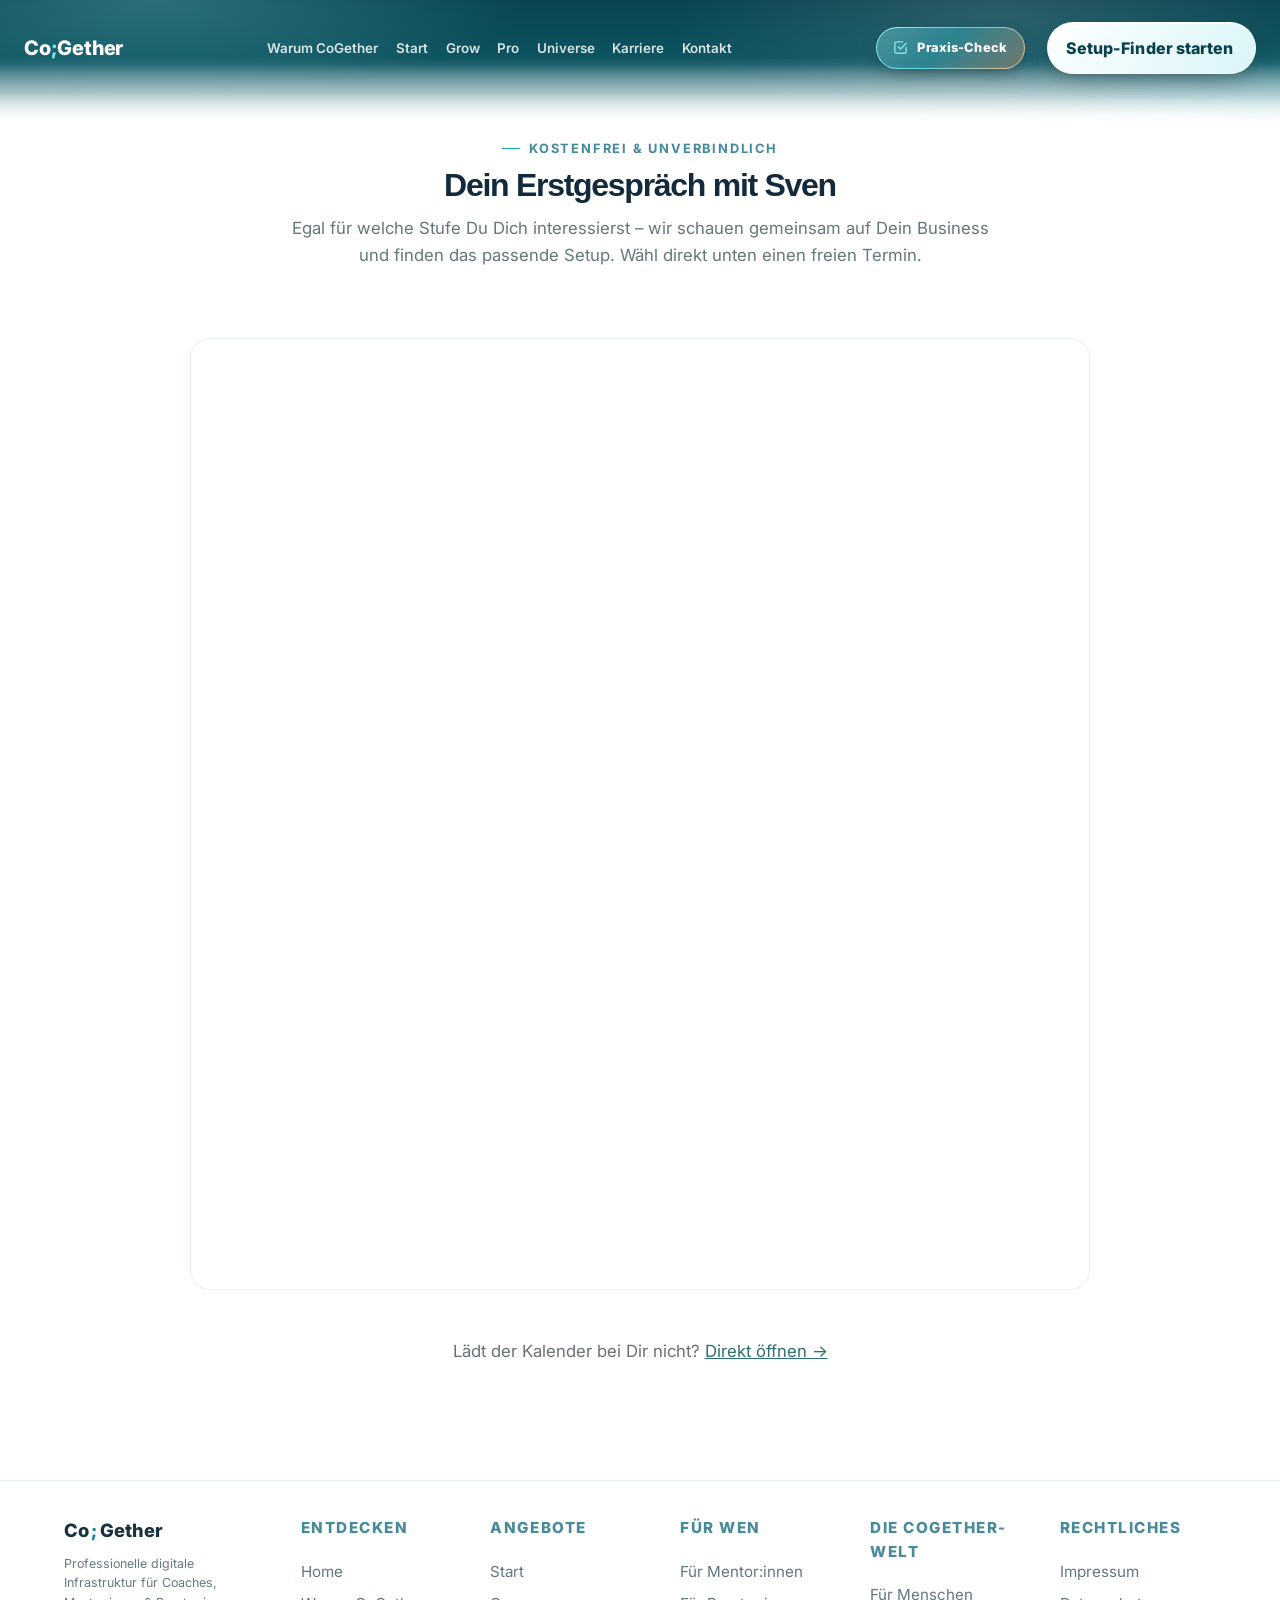
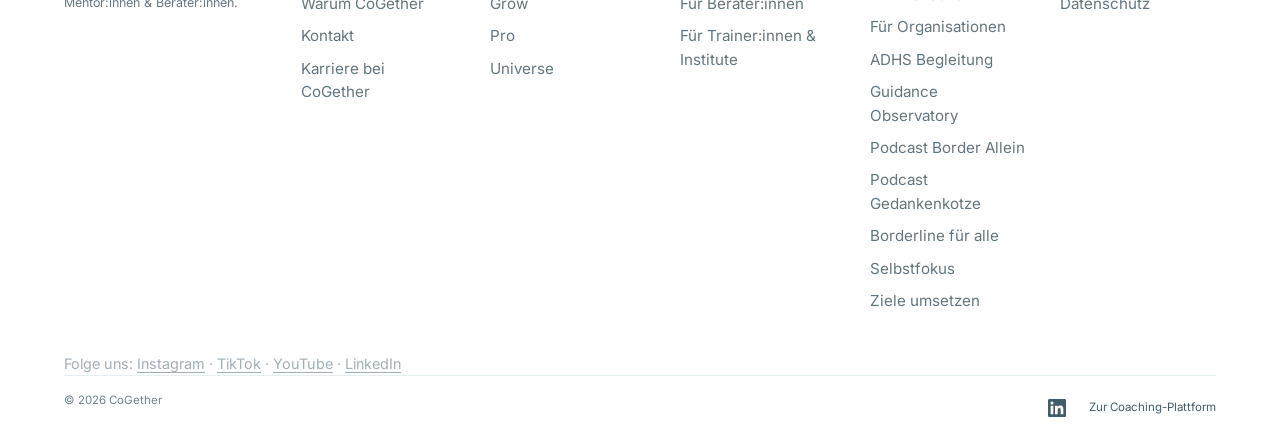
<file: erstgespraech/index.html>
<!doctype html>
<html lang="de">
<head>
<meta charset="utf-8">
<meta name="viewport" content="width=device-width, initial-scale=1">
<title>Erstgespräch mit Sven vereinbaren | CoGether Business</title>
<meta name="description" content="Vereinbare Dein kostenfreies, unverbindliches Erstgespräch mit Sven – direkt hier buchbar, ohne Formular-Umweg.">
<link rel="icon" href="/favicon.svg" type="image/svg+xml"><link rel="icon" href="/favicon.ico" sizes="48x48"><link rel="apple-touch-icon" href="/apple-touch-icon.png"><link rel="canonical" href="https://cogether-software.de/erstgespraech/">
<meta name="robots" content="noindex">
<link rel="preconnect" href="https://fonts.googleapis.com">
<link rel="preconnect" href="https://fonts.gstatic.com" crossorigin>
<link href="https://fonts.googleapis.com/css2?family=Inter:wght@400;500;600;700;800&display=swap" rel="stylesheet">
<link rel="stylesheet" href="/assets/style.css?v=40">
<style>
  .booking-frame-wrap{max-width:900px;margin:0 auto 3rem;border:1px solid var(--sv2-border, var(--border));border-radius:20px;overflow:hidden;background:#fff}
  .booking-frame-wrap iframe{width:100%;height:950px;border:0;display:block}
  .booking-fallback{text-align:center;padding:0 0 3rem;color:var(--muted);font-size:.85rem}
  .booking-fallback a{color:var(--sv2-cyan-deep, var(--teal-deep))}
</style>
</head>
<body>

<header class="site sv2-header">
  <div class="wrap">
    <a class="brand" href="/">Co<span>;</span>Gether <small>Für Coaches, Mentor:innen &amp; Berater:innen</small></a>
    <button class="navtoggle" aria-label="Menü öffnen" aria-expanded="false" id="navtoggle">☰</button>
    <nav class="mainnav" id="mainnav">
      <a href="/warum-cogether/">Warum CoGether</a>
      <a href="/start/">Start</a>
      <a href="/grow/">Grow</a>
      <a href="/pro/">Pro</a>
      <a href="/universe/">Universe</a>
      <a href="/vertrieb/">Karriere</a>
      <a href="/kontakt/">Kontakt</a>
    </nav>
    <a class="sv2-pill-check" href="/praxis-check/?utm_source=menue&amp;utm_medium=button&amp;utm_campaign=coach-check" aria-label="Praxis-Check starten, 2 Minuten"><svg viewBox="0 0 24 24" aria-hidden="true"><path d="M9 11l3 3 8-8"/><path d="M20 12v6a2 2 0 0 1-2 2H6a2 2 0 0 1-2-2V6a2 2 0 0 1 2-2h9"/></svg><span>Praxis-Check</span><small>2 Min.</small></a>
    <a class="sv2-pill-cta js-qualifier-cta" href="#">Setup-Finder starten</a>
  </div>
</header>

<!-- HERO -->
<section class="sv2-section" style="padding-bottom:0">
  <div class="sv2-wrap" style="text-align:center;max-width:44rem">
    <span class="sv2-eyebrow" style="justify-content:center;display:inline-flex;width:100%">Kostenfrei &amp; unverbindlich</span>
    <h1 class="sv2-h2" style="max-width:26ch;margin-inline:auto">Dein Erstgespräch mit Sven</h1>
    <p class="sv2-lead" style="margin-inline:auto">Egal für welche Stufe Du Dich interessierst – wir schauen gemeinsam auf Dein Business und finden das passende Setup. Wähl direkt unten einen freien Termin.</p>
  </div>
</section>

<section class="sv2-section">
  <div class="sv2-wrap">
    <div class="booking-frame-wrap">
      <iframe src="https://cogether.de/termin-embed/sven/" title="Terminbuchung mit Sven" loading="lazy"></iframe>
    </div>
    <p class="booking-fallback">Lädt der Kalender bei Dir nicht? <a href="https://cogether.de/termin-embed/sven/" target="_blank" rel="noopener">Direkt öffnen →</a></p>
  </div>
</section>

<footer class="sv2-footer">
  <div class="sv2-wrap sv2-footer__main">
    <div class="sv2-footer__brand-block">
      <div class="sv2-footer__brand">Co<span>;</span>Gether</div>
      <p class="sv2-footer__tag">Professionelle digitale Infrastruktur für Coaches, Mentor:innen &amp; Berater:innen.</p>
    </div>
    <div class="sv2-footer__col">
      <span class="sv2-footer__label">Entdecken</span>
      <a href="/">Home</a>
      <a href="/warum-cogether/">Warum CoGether</a>
      <a href="/kontakt/">Kontakt</a>
      <a href="/vertrieb/">Karriere bei CoGether</a>
    </div>
    <div class="sv2-footer__col">
      <span class="sv2-footer__label">Angebote</span>
      <a href="/start/">Start</a>
      <a href="/grow/">Grow</a>
      <a href="/pro/">Pro</a>
      <a href="/universe/">Universe</a>
    </div>
    <div class="sv2-footer__col">
      <span class="sv2-footer__label">Für wen</span>
      <a href="/mentoring-software/">Für Mentor:innen</a>
      <a href="/software-fuer-berater/">Für Berater:innen</a>
      <a href="/software-fuer-trainer-und-institute/">Für Trainer:innen &amp; Institute</a>
    </div>
    <div class="sv2-footer__col">
      <span class="sv2-footer__label">Die CoGether-Welt</span>
      <a href="https://cogether.de/">Für Menschen</a>
      <a href="https://business.cogether.de/">Für Organisationen</a>
      <a href="https://adhsbegleitung.de/">ADHS Begleitung</a>
      <a href="https://guidanceobservatory.com/">Guidance Observatory</a>
      <a href="https://borderallein.de/podcast/">Podcast Border Allein</a>
      <a href="https://gedankenkotze.de/">Podcast Gedankenkotze</a>
      <a href="https://xn--borderlinefralle-tzb.de/">Borderline für alle</a>
      <a href="https://selbstfokus.de/">Selbstfokus</a>
      <a href="https://zieleumsetzen.de/">Ziele umsetzen</a>
    </div>
    <div class="sv2-footer__col">
      <span class="sv2-footer__label">Rechtliches</span>
      <a href="https://cogether.de/impressum/">Impressum</a>
      <a href="https://cogether.de/datenschutz/">Datenschutz</a>
    </div>
  </div>
  <div class="sv2-wrap"><p class="soc-row">Folge uns: <a href="https://www.instagram.com/cogether_official" target="_blank" rel="noopener">Instagram</a><span aria-hidden="true"> · </span><a href="https://www.tiktok.com/@borderallein_official" target="_blank" rel="noopener">TikTok</a><span aria-hidden="true"> · </span><a href="https://www.youtube.com/@cogether" target="_blank" rel="noopener">YouTube</a><span aria-hidden="true"> · </span><a href="https://de.linkedin.com/in/cogether" target="_blank" rel="noopener">LinkedIn</a></p></div>
  <div class="sv2-wrap sv2-footer__bottom">
    <span>© <span id="y"></span> CoGether</span>
    <nav>
      <a class="sv2-footer__social" href="https://www.linkedin.com/in/cogether" target="_blank" rel="noopener" aria-label="CoGether auf LinkedIn"><svg viewBox="0 0 24 24" width="18" height="18" aria-hidden="true" fill="currentColor"><path d="M20.45 20.45h-3.56v-5.57c0-1.33-.02-3.04-1.85-3.04-1.85 0-2.14 1.45-2.14 2.94v5.67H9.35V9h3.41v1.56h.05c.48-.9 1.64-1.85 3.37-1.85 3.6 0 4.27 2.37 4.27 5.46v6.28zM5.34 7.43a2.06 2.06 0 1 1 0-4.13 2.06 2.06 0 0 1 0 4.13zM7.12 20.45H3.56V9h3.56v11.45zM22.22 0H1.77C.79 0 0 .77 0 1.73v20.54C0 23.23.79 24 1.77 24h20.45c.98 0 1.78-.77 1.78-1.73V1.73C24 .77 23.2 0 22.22 0z"/></svg></a>
      <a href="https://cogether.de/">Zur Coaching-Plattform</a>
    </nav>
  </div>
</footer>
<script src="/assets/sv2-reveal.js?v=1"></script>
<script>
document.getElementById('y').textContent = new Date().getFullYear();
document.getElementById('navtoggle').addEventListener('click', function(){
  var nav = document.getElementById('mainnav');
  var open = nav.classList.toggle('open');
  this.setAttribute('aria-expanded', open ? 'true' : 'false');
});
</script>
<script src="/assets/qualifier-modal.js?v=3" defer></script>
<script>/* CoGether Herkunftsmessung: ohne Cookies, ohne Speicherung im Browser; nur beim Einstieg von aussen */(function(){try{var r=document.referrer,h="";try{h=r?new URL(r).host:""}catch(e){}var q=new URLSearchParams(location.search);if(h===location.host&&!q.get("utm_source"))return;var id=crypto.randomUUID?crypto.randomUUID():"10000000-1000-4000-8000-100000000000".replace(/[018]/g,function(c){return(c^crypto.getRandomValues(new Uint8Array(1))[0]&15>>c/4).toString(16)});var p=new URLSearchParams({url:location.href,ref:r,vid:id});["utm_source","utm_medium","utm_campaign","utm_content","utm_term"].forEach(function(k){var x=q.get(k);if(x)p.set(k,x)});navigator.sendBeacon("https://cogether.de/wp-json/cogether/v1/growth/beacon?"+p.toString())}catch(e){}})();</script>
<script>(function(){try{if(navigator.doNotTrack==='1'||navigator.globalPrivacyControl)return;navigator.sendBeacon('https://cogether.de/wp-json/cogether/v1/pv',new Blob([JSON.stringify({p:'software',u:location.pathname})],{type:'text/plain'}))}catch(e){}})();</script></body>
</html>
</file>
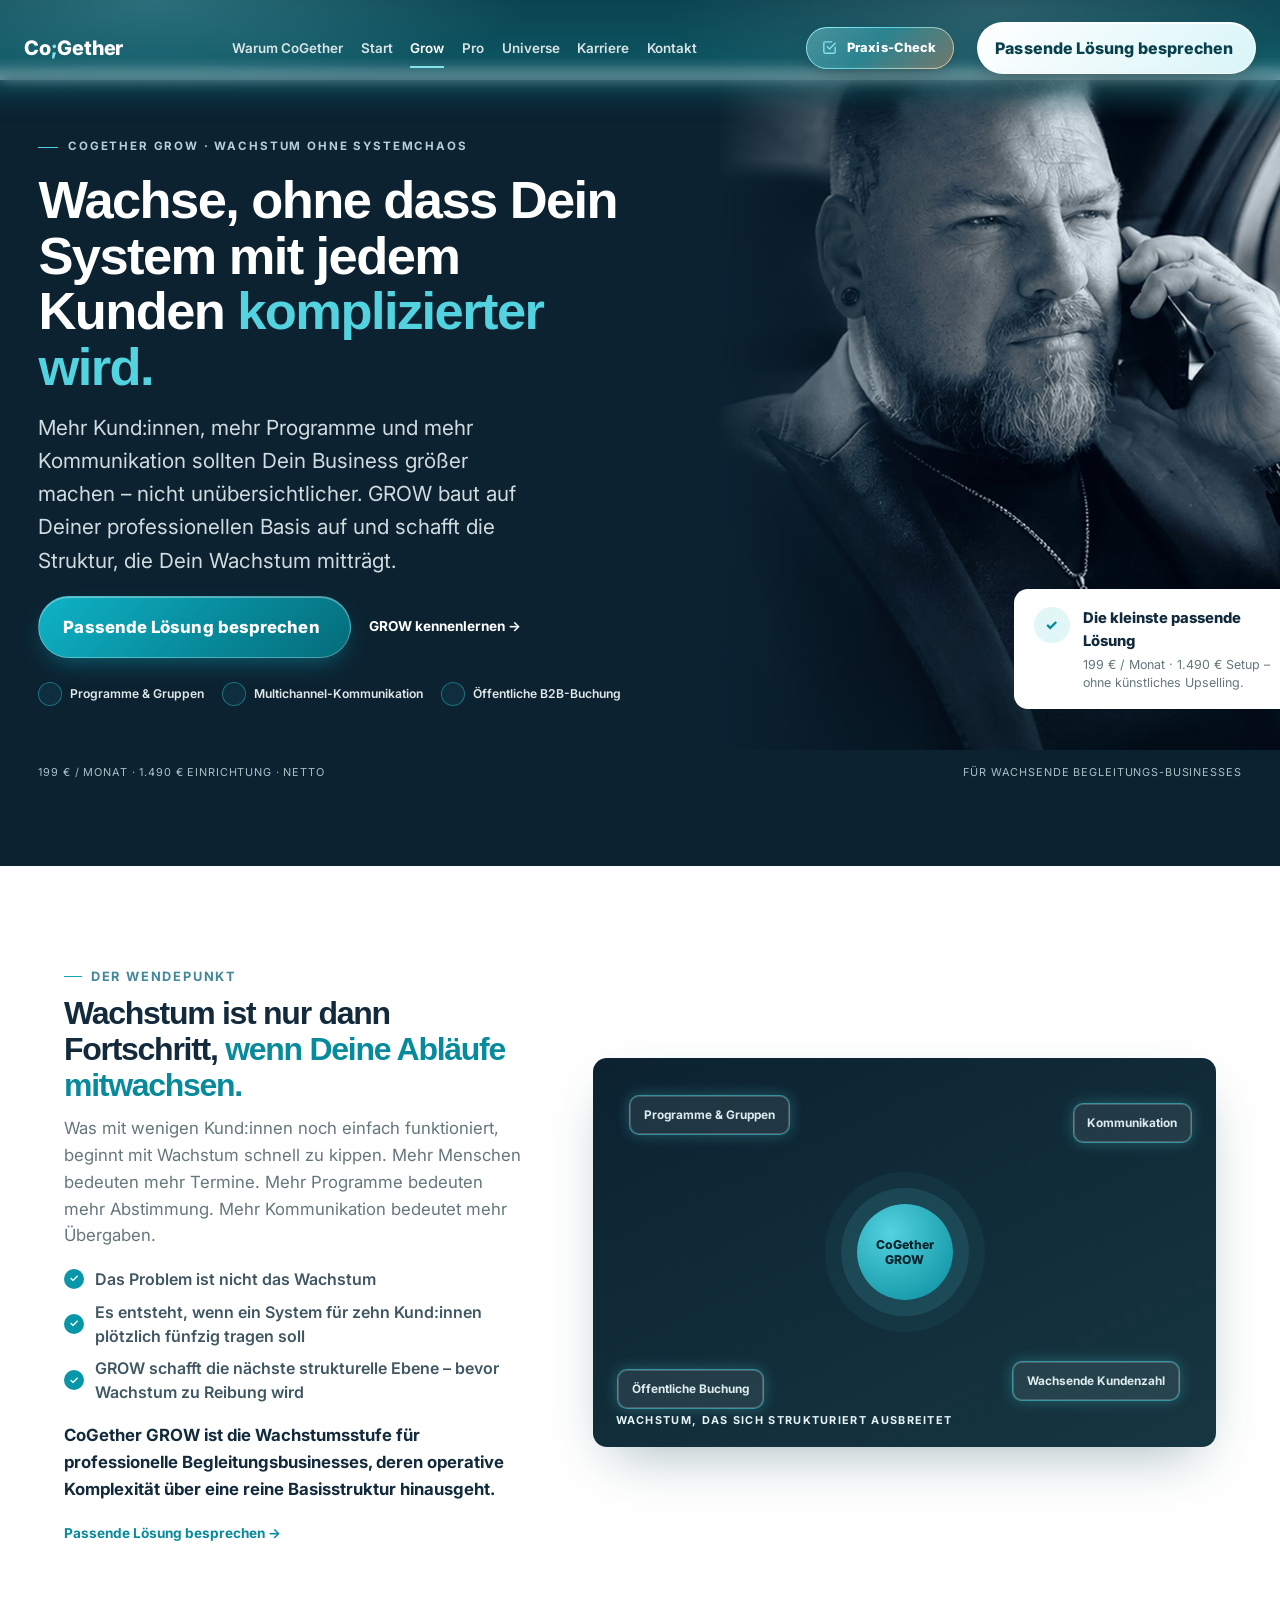
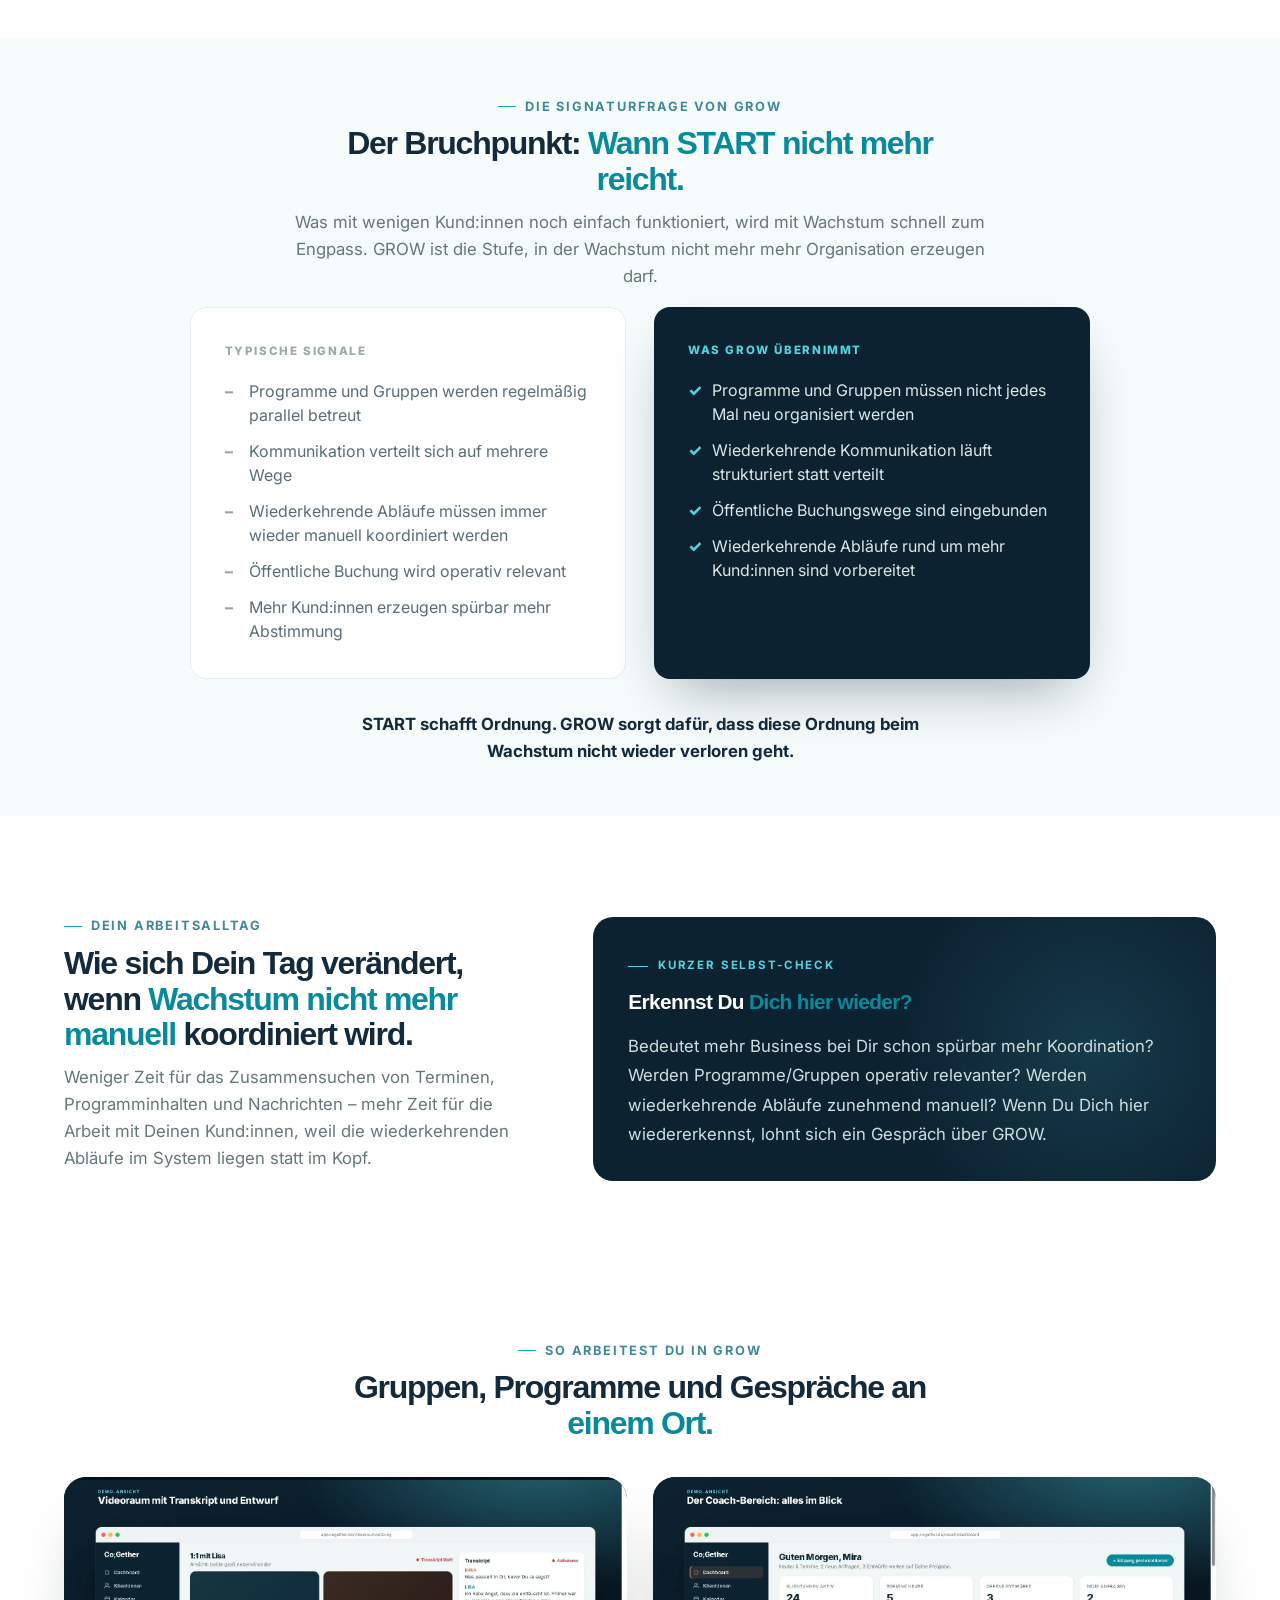
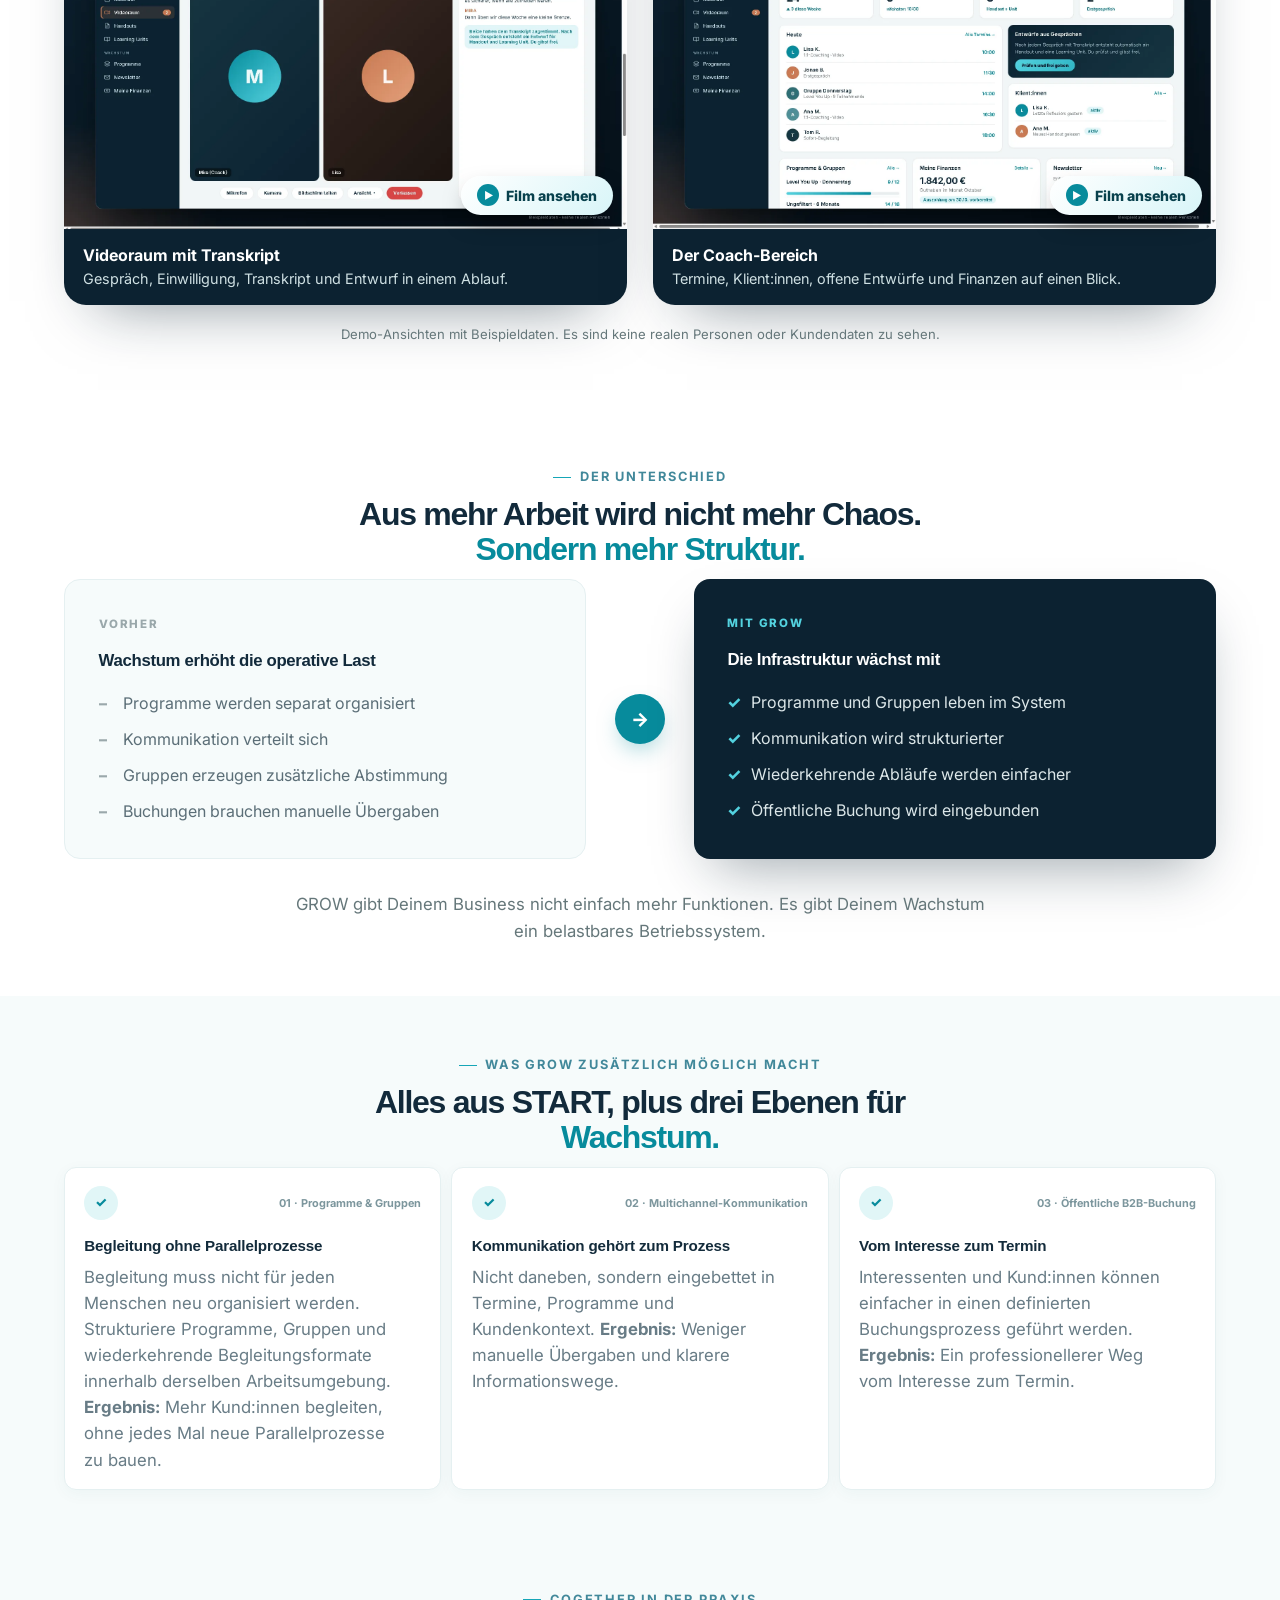
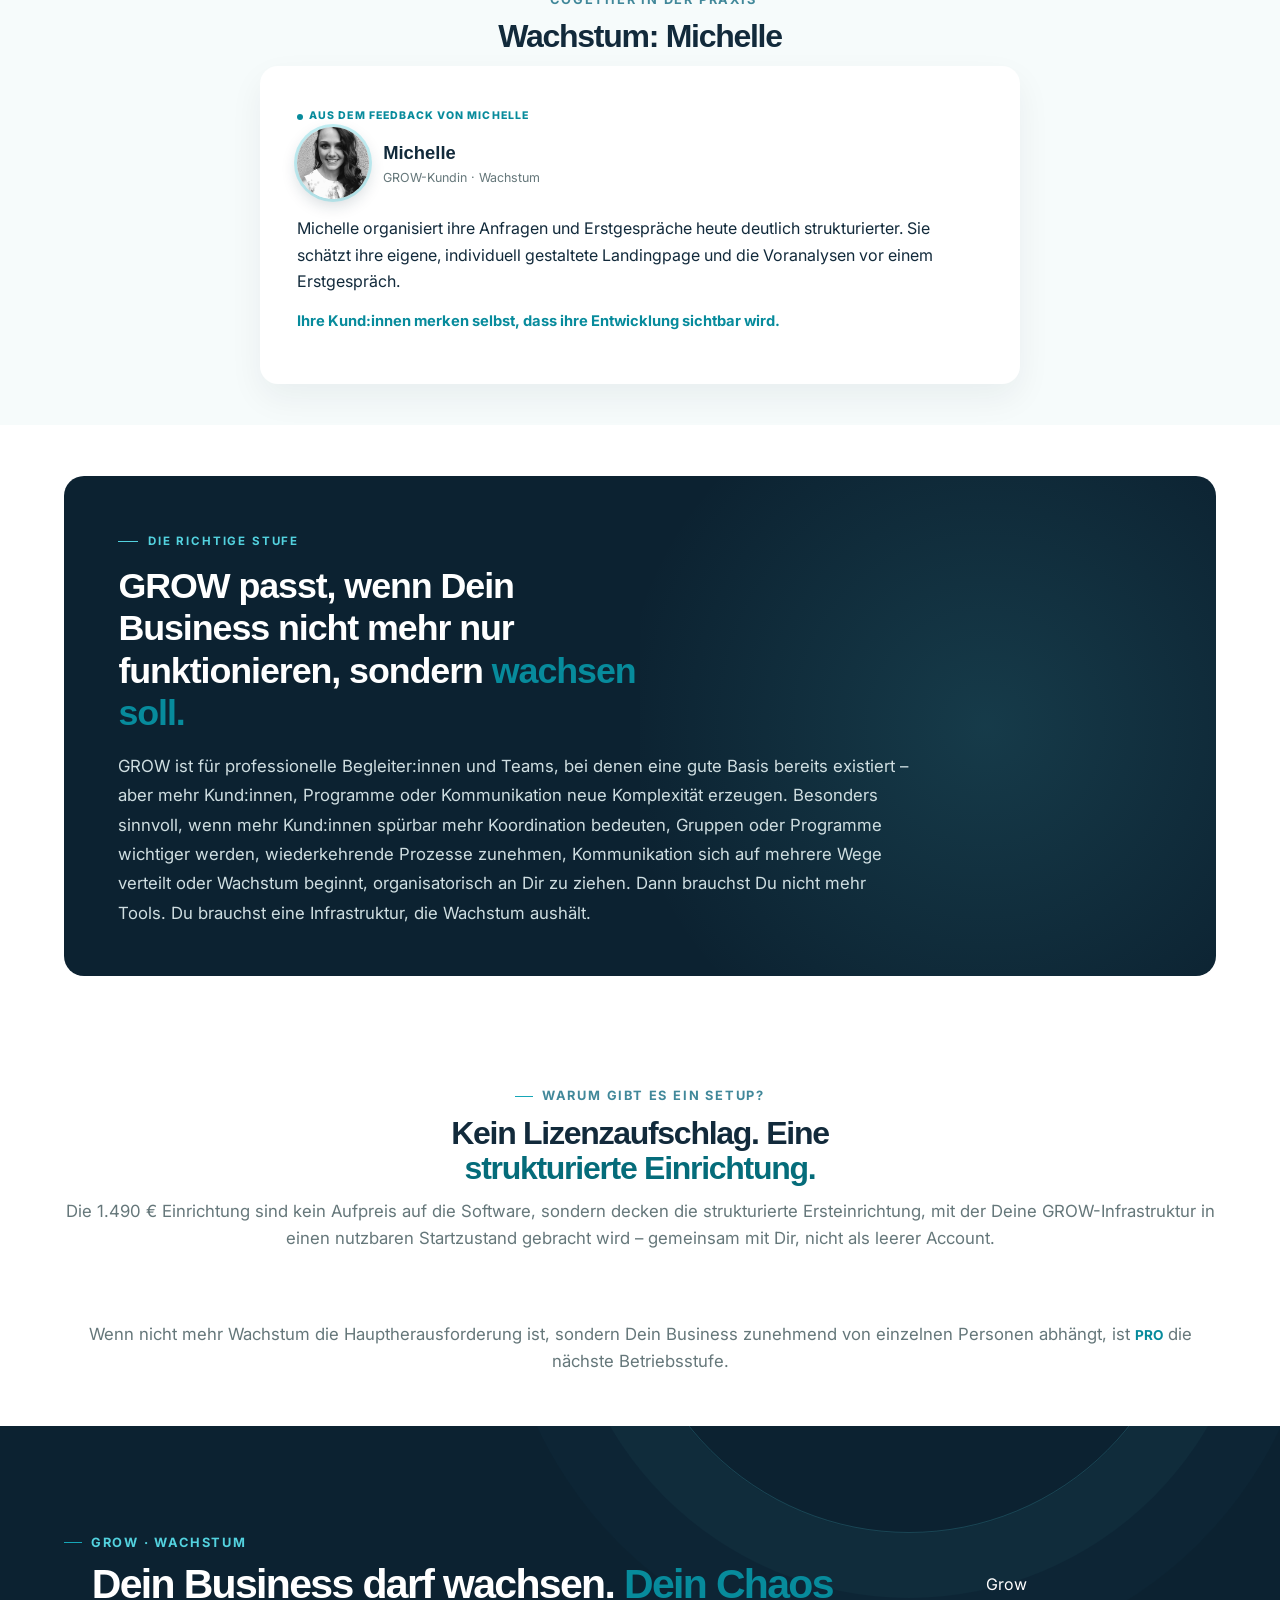
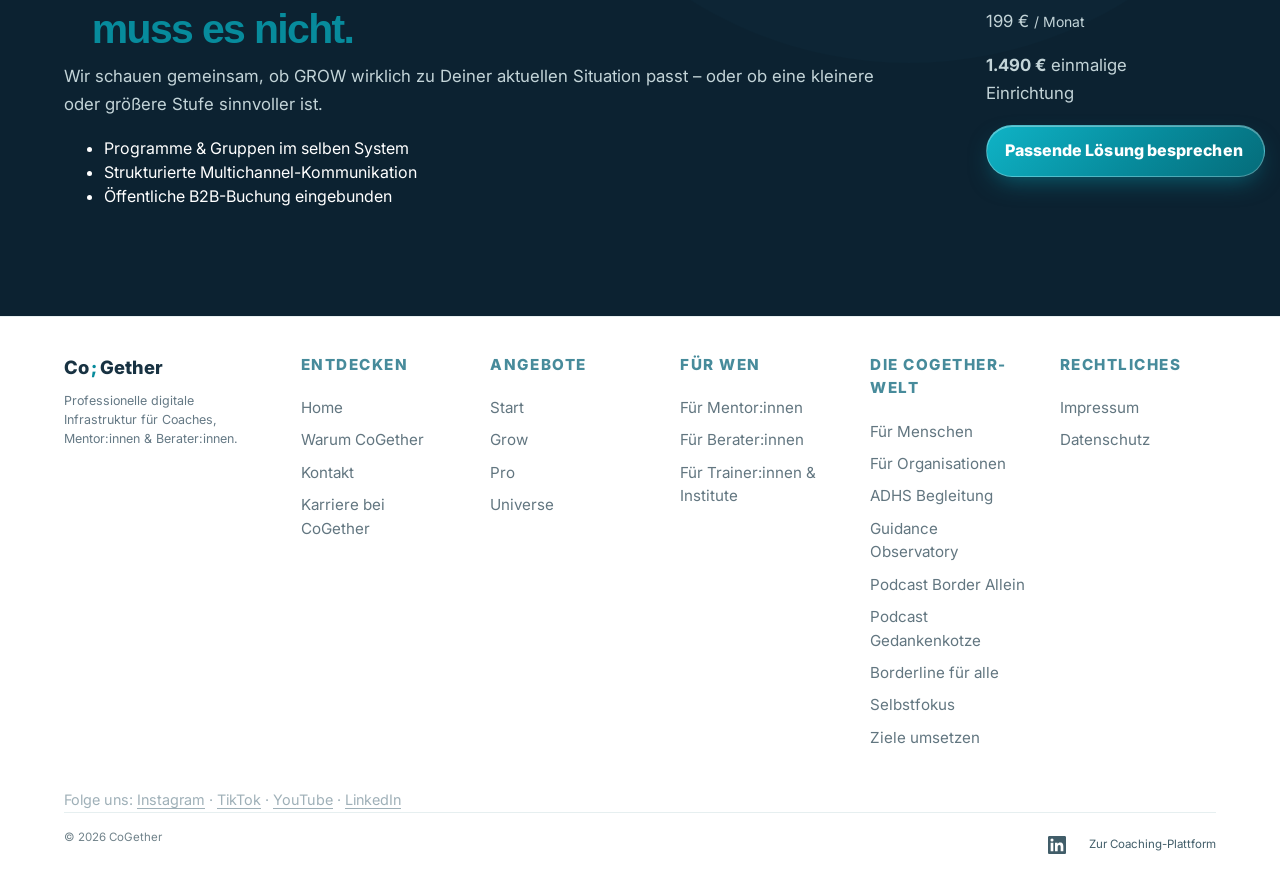
<file: grow/index.html>
<!doctype html>
<html lang="de">
<head>
<meta charset="utf-8">
<meta name="viewport" content="width=device-width, initial-scale=1">
<title>Coaching CRM für wachsende Businesses – GROW | CoGether</title>
<meta name="description" content="Coaching CRM für wachsende Businesses: Programme und Gruppen organisieren, Kommunikation strukturieren, Buchung einbinden. Ab 199 €/Monat, Setup ab 1.490 €."><!-- seo-pass:start -->
<meta property="og:locale" content="de_DE">
<meta property="og:type" content="website">
<meta property="og:site_name" content="CoGether Business">
<meta property="og:title" content="Coaching CRM für wachsende Businesses – GROW | CoGether">
<meta property="og:description" content="Coaching CRM für wachsende Businesses: Programme und Gruppen organisieren, Kommunikation strukturieren, Buchung einbinden. Ab 199 €/Monat, Setup ab 1.490 €.">
<meta property="og:url" content="https://cogether-software.de/grow/">
<meta property="og:image" content="https://cogether-software.de/assets/img/og-business.png">
<meta property="og:image:width" content="1200">
<meta property="og:image:height" content="630">
<meta property="og:image:alt" content="CoGether – Coaching Software für Coaches, Mentor:innen und Berater:innen">
<meta name="twitter:card" content="summary_large_image">
<meta name="twitter:title" content="Coaching CRM für wachsende Businesses – GROW | CoGether">
<meta name="twitter:description" content="Coaching CRM für wachsende Businesses: Programme und Gruppen organisieren, Kommunikation strukturieren, Buchung einbinden. Ab 199 €/Monat, Setup ab 1.490 €.">
<meta name="twitter:image" content="https://cogether-software.de/assets/img/og-business.png">
<!-- seo-pass:end -->

<link rel="icon" href="/favicon.svg" type="image/svg+xml"><link rel="icon" href="/favicon.ico" sizes="48x48"><link rel="apple-touch-icon" href="/apple-touch-icon.png"><link rel="canonical" href="https://cogether-software.de/grow/">
<link rel="preconnect" href="https://fonts.googleapis.com">
<link rel="preconnect" href="https://fonts.gstatic.com" crossorigin>
<link href="https://fonts.googleapis.com/css2?family=Inter:wght@400;500;600;700;800&display=swap" rel="stylesheet">
<link rel="stylesheet" href="/assets/style.css?v=40">
<script type="application/ld+json">
{
  "@context": "https://schema.org",
  "@type": "Product",
  "name": "CoGether GROW",
  "description": "Coaching CRM für wachsende Coaching-Businesses: Programme & Gruppen, Multichannel-Kommunikation, öffentliche B2B-Buchung.",
  "brand": {"@type": "Brand", "name": "CoGether"},
  "offers": {
    "@type": "Offer",
    "price": "199",
    "priceCurrency": "EUR",
    "priceValidUntil": "2027-12-31",
    "url": "https://cogether-software.de/grow/",
    "availability": "https://schema.org/InStock"
  }
}
</script>
<!-- seo-pass:start -->
<script type="application/ld+json">
{
 "@context": "https://schema.org",
 "@graph": [
  {
   "@type": "Organization",
   "@id": "https://cogether-software.de/#organization",
   "name": "CoGether",
   "url": "https://cogether.de/",
   "logo": {
    "@type": "ImageObject",
    "url": "https://cogether.de/wp-content/uploads/2026/08/CoGether_Logo.png"
   },
   "sameAs": [
    "https://cogether.de/",
    "https://de.linkedin.com/in/cogether",
    "https://www.instagram.com/cogether_official/"
   ]
  },
  {
   "@type": "WebSite",
   "@id": "https://cogether-software.de/#website",
   "url": "https://cogether-software.de/",
   "name": "CoGether Business",
   "inLanguage": "de-DE",
   "publisher": {
    "@id": "https://cogether-software.de/#organization"
   }
  },
  {
   "@type": "WebPage",
   "@id": "https://cogether-software.de/grow/#webpage",
   "url": "https://cogether-software.de/grow/",
   "name": "Coaching CRM für wachsende Businesses – GROW | CoGether",
   "description": "Coaching CRM für wachsende Businesses: Programme und Gruppen organisieren, Kommunikation strukturieren, Buchung einbinden. Ab 199 €/Monat, Setup ab 1.490 €.",
   "inLanguage": "de-DE",
   "isPartOf": {
    "@id": "https://cogether-software.de/#website"
   },
   "about": {
    "@id": "https://cogether-software.de/#organization"
   },
   "primaryImageOfPage": {
    "@type": "ImageObject",
    "url": "https://cogether-software.de/assets/img/og-business.png"
   },
   "breadcrumb": {
    "@id": "https://cogether-software.de/grow/#breadcrumb"
   }
  },
  {
   "@type": "BreadcrumbList",
   "@id": "https://cogether-software.de/grow/#breadcrumb",
   "itemListElement": [
    {
     "@type": "ListItem",
     "position": 1,
     "name": "Start",
     "item": "https://cogether-software.de/"
    },
    {
     "@type": "ListItem",
     "position": 2,
     "name": "GROW",
     "item": "https://cogether-software.de/grow/"
    }
   ]
  }
 ]
}
</script>
<!-- seo-pass:end -->
<link rel="sitemap" type="application/xml" href="/sitemap.xml">
</head>
<body>

<header class="site sv2-header">
  <div class="wrap">
    <a class="brand" href="/">Co<span>;</span>Gether <small>Für Coaches, Mentor:innen &amp; Berater:innen</small></a>
    <button class="navtoggle" aria-label="Menü öffnen" aria-expanded="false" id="navtoggle">☰</button>
    <nav class="mainnav" id="mainnav">
      <a href="/warum-cogether/">Warum CoGether</a>
      <a href="/start/">Start</a>
      <a href="/grow/" aria-current="page">Grow</a>
      <a href="/pro/">Pro</a>
      <a href="/universe/">Universe</a>
      <a href="/vertrieb/">Karriere</a>
      <a href="/kontakt/">Kontakt</a>
    </nav>
    <a class="sv2-pill-check" href="/praxis-check/?utm_source=menue&amp;utm_medium=button&amp;utm_campaign=coach-check" aria-label="Praxis-Check starten, 2 Minuten"><svg viewBox="0 0 24 24" aria-hidden="true"><path d="M9 11l3 3 8-8"/><path d="M20 12v6a2 2 0 0 1-2 2H6a2 2 0 0 1-2-2V6a2 2 0 0 1 2-2h9"/></svg><span>Praxis-Check</span><small>2 Min.</small></a>
    <a class="sv2-pill-cta js-booking-cta" href="/erstgespraech/">Passende Lösung besprechen</a>
  </div>
</header>

<!-- HERO -->
<section class="sv2-hero">
  <div class="sv2-hero__inner">
    <div class="sv2-hero__copy">
      <span class="sv2-hero__eyebrow">CoGether GROW · Wachstum ohne Systemchaos</span>
      <h1>Wachse, ohne dass Dein System mit jedem Kunden <em>komplizierter wird.</em></h1>
      <p class="sv2-hero__lede">Mehr Kund:innen, mehr Programme und mehr Kommunikation sollten Dein Business größer machen – nicht unübersichtlicher. GROW baut auf Deiner professionellen Basis auf und schafft die Struktur, die Dein Wachstum mitträgt.</p>
      <div class="sv2-hero__ctas">
        <a class="sv2-pill-cta sv2-pill-cta--lg js-booking-cta" href="/erstgespraech/">Passende Lösung besprechen</a>
        <a class="sv2-text-link sv2-text-link--light" href="#system">GROW kennenlernen →</a>
      </div>
      <ul class="sv2-hero__points">
        <li>Programme &amp; Gruppen</li>
        <li>Multichannel-Kommunikation</li>
        <li>Öffentliche B2B-Buchung</li>
      </ul>
    </div>
    <div class="sv2-hero__media">
      <img src="/assets/img/sven-portrait.jpg" alt="Sven, CoGether" width="900" height="1100" loading="eager">
      <div class="sv2-hero__benefit">
        <span class="sv2-hero__benefit-icon">✓</span>
        <div>
          <h5>Die kleinste passende Lösung</h5>
          <p>199 € / Monat · 1.490 € Setup – ohne künstliches Upselling.</p>
        </div>
      </div>
    </div>
  </div>
  <div class="sv2-hero__bottom">
    <span>199 € / Monat · 1.490 € Einrichtung · netto</span>
    <span>Für wachsende Begleitungs-Businesses</span>
  </div>
</section>

<!-- PROBLEM -->
<section class="sv2-section" id="system">
  <div class="sv2-wrap sv2-intro">
    <div class="sv2-intro__copy">
      <span class="sv2-eyebrow">Der Wendepunkt</span>
      <h2 class="sv2-h2">Wachstum ist nur dann Fortschritt, <em>wenn Deine Abläufe mitwachsen.</em></h2>
      <p class="sv2-lead">Was mit wenigen Kund:innen noch einfach funktioniert, beginnt mit Wachstum schnell zu kippen. Mehr Menschen bedeuten mehr Termine. Mehr Programme bedeuten mehr Abstimmung. Mehr Kommunikation bedeutet mehr Übergaben.</p>
      <ul class="sv2-checklist">
        <li><span>✓</span> Das Problem ist nicht das Wachstum</li>
        <li><span>✓</span> Es entsteht, wenn ein System für zehn Kund:innen plötzlich fünfzig tragen soll</li>
        <li><span>✓</span> GROW schafft die nächste strukturelle Ebene – bevor Wachstum zu Reibung wird</li>
      </ul>
      <p class="sv2-lead" style="font-weight:700;color:var(--sv2-ink)">CoGether GROW ist die Wachstumsstufe für professionelle Begleitungsbusinesses, deren operative Komplexität über eine reine Basisstruktur hinausgeht.</p>
      <a class="sv2-text-link js-booking-cta" href="/erstgespraech/">Passende Lösung besprechen →</a>
    </div>
    <div class="sv2-intro__visual">
      <div class="sv2-system-panel">
        <div class="sv2-diamond" id="sv2-diamond-grow">
          <div class="sv2-diamond-point" style="top:10%;left:6%;--sx:-90px;--sy:-30px">Programme &amp; Gruppen</div>
          <div class="sv2-diamond-point" style="top:12%;right:4%;--sx:90px;--sy:-40px">Kommunikation</div>
          <div class="sv2-diamond-point" style="bottom:10%;left:4%;--sx:-80px;--sy:60px">Öffentliche Buchung</div>
          <div class="sv2-diamond-point" style="bottom:12%;right:6%;--sx:85px;--sy:55px">Wachsende Kundenzahl</div>
          <div class="sv2-diamond-point--core">CoGether<br>GROW</div>
        </div>
        <span class="sv2-system-panel__label">Wachstum, das sich strukturiert ausbreitet</span>
      </div>
    </div>
  </div>
</section>

<!-- SIGNATURE: DER BRUCHPUNKT -->
<section class="sv2-section" style="background:var(--sv2-bg-soft)">
  <div class="sv2-wrap">
    <span class="sv2-eyebrow" style="justify-content:center;display:inline-flex;width:100%">Die Signaturfrage von GROW</span>
    <h2 class="sv2-h2" style="text-align:center;max-width:34ch;margin-inline:auto">Der Bruchpunkt: <em>Wann START nicht mehr reicht.</em></h2>
    <p class="sv2-lead" style="text-align:center;margin-inline:auto;max-width:44rem">Was mit wenigen Kund:innen noch einfach funktioniert, wird mit Wachstum schnell zum Engpass. GROW ist die Stufe, in der Wachstum nicht mehr mehr Organisation erzeugen darf.</p>
    <div class="sv2-transform" style="grid-template-columns:1fr 1fr;max-width:900px;margin-inline:auto">
      <div class="sv2-transform__col sv2-transform__col--before" style="background:#fff">
        <span class="sv2-transform__label">Typische Signale</span>
        <ul>
          <li>Programme und Gruppen werden regelmäßig parallel betreut</li>
          <li>Kommunikation verteilt sich auf mehrere Wege</li>
          <li>Wiederkehrende Abläufe müssen immer wieder manuell koordiniert werden</li>
          <li>Öffentliche Buchung wird operativ relevant</li>
          <li>Mehr Kund:innen erzeugen spürbar mehr Abstimmung</li>
        </ul>
      </div>
      <div class="sv2-transform__col sv2-transform__col--after">
        <span class="sv2-transform__label">Was GROW übernimmt</span>
        <ul>
          <li>Programme und Gruppen müssen nicht jedes Mal neu organisiert werden</li>
          <li>Wiederkehrende Kommunikation läuft strukturiert statt verteilt</li>
          <li>Öffentliche Buchungswege sind eingebunden</li>
          <li>Wiederkehrende Abläufe rund um mehr Kund:innen sind vorbereitet</li>
        </ul>
      </div>
    </div>
    <p class="sv2-lead" style="text-align:center;margin:2rem auto 0;max-width:40rem;font-weight:700;color:var(--sv2-ink)">START schafft Ordnung. GROW sorgt dafür, dass diese Ordnung beim Wachstum nicht wieder verloren geht.</p>
  </div>
</section>

<!-- OPERATING STATE + SELF-DIAGNOSIS -->
<section class="sv2-section">
  <div class="sv2-wrap sv2-intro">
    <div class="sv2-intro__copy">
      <span class="sv2-eyebrow">Dein Arbeitsalltag</span>
      <h2 class="sv2-h2">Wie sich Dein Tag verändert, wenn <em>Wachstum nicht mehr manuell</em> koordiniert wird.</h2>
      <p class="sv2-lead">Weniger Zeit für das Zusammensuchen von Terminen, Programminhalten und Nachrichten – mehr Zeit für die Arbeit mit Deinen Kund:innen, weil die wiederkehrenden Abläufe im System liegen statt im Kopf.</p>
    </div>
    <div class="sv2-intro__visual">
      <div class="sv2-fit" style="padding:2rem 2.2rem">
        <span class="sv2-fit__eyebrow">Kurzer Selbst-Check</span>
        <h2 style="font-size:1.3rem">Erkennst Du <em>Dich hier wieder?</em></h2>
        <p style="margin-bottom:0">Bedeutet mehr Business bei Dir schon spürbar mehr Koordination? Werden Programme/Gruppen operativ relevanter? Werden wiederkehrende Abläufe zunehmend manuell? Wenn Du Dich hier wiedererkennst, lohnt sich ein Gespräch über GROW.</p>
      </div>
    </div>
  </div>
</section>

<!-- PRODUKTANSICHTEN -->
<section class="sv2-section sv2-product" aria-labelledby="pshots-h">
  <div class="sv2-wrap">
    <span class="sv2-eyebrow" style="justify-content:center;display:inline-flex;width:100%">So arbeitest Du in GROW</span>
    <h2 class="sv2-h2" id="pshots-h" style="text-align:center;max-width:34ch;margin-inline:auto">Gruppen, Programme und Gespräche an <em>einem Ort.</em></h2>
    <div class="pshots">
      <figure><img src="/assets/img/product/s3.webp" width="1600" height="1000" alt="Demo-Ansicht des Videoraums mit zwei Teilnehmenden und laufendem Transkript" loading="lazy" decoding="async"><figcaption><b>Videoraum mit Transkript</b>Gespräch, Einwilligung, Transkript und Entwurf in einem Ablauf.</figcaption></figure>
      <figure><img src="/assets/img/product/s1.webp" width="1600" height="1000" alt="Demo-Ansicht des Coach-Bereichs: Dashboard mit Terminen, Klient:innen, Entwürfen aus Gesprächen und Finanzen" loading="lazy" decoding="async"><figcaption><b>Der Coach-Bereich</b>Termine, Klient:innen, offene Entwürfe und Finanzen auf einen Blick.</figcaption></figure>
    </div>
    <p class="pshots__note">Demo-Ansichten mit Beispieldaten. Es sind keine realen Personen oder Kundendaten zu sehen.</p>
  </div>
</section>

<!-- TRANSFORMATION -->
<section class="sv2-section">
  <div class="sv2-wrap">
    <span class="sv2-eyebrow" style="justify-content:center;display:inline-flex;width:100%">Der Unterschied</span>
    <h2 class="sv2-h2" style="text-align:center;max-width:32ch;margin-inline:auto">Aus mehr Arbeit wird nicht mehr Chaos. <em>Sondern mehr Struktur.</em></h2>
    <div class="sv2-transform">
      <div class="sv2-transform__col sv2-transform__col--before">
        <span class="sv2-transform__label">Vorher</span>
        <p class="sv2-transform__headline">Wachstum erhöht die operative Last</p>
        <ul>
          <li>Programme werden separat organisiert</li>
          <li>Kommunikation verteilt sich</li>
          <li>Gruppen erzeugen zusätzliche Abstimmung</li>
          <li>Buchungen brauchen manuelle Übergaben</li>
        </ul>
      </div>
      <div class="sv2-transform__arrow">→</div>
      <div class="sv2-transform__col sv2-transform__col--after">
        <span class="sv2-transform__label">Mit GROW</span>
        <p class="sv2-transform__headline">Die Infrastruktur wächst mit</p>
        <ul>
          <li>Programme und Gruppen leben im System</li>
          <li>Kommunikation wird strukturierter</li>
          <li>Wiederkehrende Abläufe werden einfacher</li>
          <li>Öffentliche Buchung wird eingebunden</li>
        </ul>
      </div>
    </div>
    <p class="sv2-lead" style="text-align:center;margin:2rem auto 0;max-width:44rem">GROW gibt Deinem Business nicht einfach mehr Funktionen. Es gibt Deinem Wachstum ein belastbares Betriebssystem.</p>
  </div>
</section>

<!-- CAPABILITIES -->
<section class="sv2-section" style="background:var(--sv2-bg-soft)">
  <div class="sv2-wrap">
    <span class="sv2-eyebrow" style="justify-content:center;display:inline-flex;width:100%">Was GROW zusätzlich möglich macht</span>
    <h2 class="sv2-h2" style="text-align:center;max-width:30ch;margin-inline:auto">Alles aus START, plus drei Ebenen für <em>Wachstum.</em></h2>
    <div class="sv2-module-grid">
      <div class="sv2-module sv2-module--wide">
        <div class="sv2-module__top"><span class="sv2-module__icon">✓</span><span class="sv2-module__num">01 · Programme &amp; Gruppen</span></div>
        <h4>Begleitung ohne Parallelprozesse</h4>
        <p>Begleitung muss nicht für jeden Menschen neu organisiert werden. Strukturiere Programme, Gruppen und wiederkehrende Begleitungsformate innerhalb derselben Arbeitsumgebung. <strong>Ergebnis:</strong> Mehr Kund:innen begleiten, ohne jedes Mal neue Parallelprozesse zu bauen.</p>
      </div>
      <div class="sv2-module sv2-module--wide">
        <div class="sv2-module__top"><span class="sv2-module__icon">✓</span><span class="sv2-module__num">02 · Multichannel-Kommunikation</span></div>
        <h4>Kommunikation gehört zum Prozess</h4>
        <p>Nicht daneben, sondern eingebettet in Termine, Programme und Kundenkontext. <strong>Ergebnis:</strong> Weniger manuelle Übergaben und klarere Informationswege.</p>
      </div>
      <div class="sv2-module sv2-module--wide">
        <div class="sv2-module__top"><span class="sv2-module__icon">✓</span><span class="sv2-module__num">03 · Öffentliche B2B-Buchung</span></div>
        <h4>Vom Interesse zum Termin</h4>
        <p>Interessenten und Kund:innen können einfacher in einen definierten Buchungsprozess geführt werden. <strong>Ergebnis:</strong> Ein professionellerer Weg vom Interesse zum Termin.</p>
      </div>
    </div>
  </div>
</section>

<!-- TESTIMONIAL: MICHELLE -->
<section class="sv2-testimonials" style="padding:2.6rem 0;background:var(--sv2-bg-soft)">
  <div class="sv2-wrap" style="max-width:760px">
    <span class="sv2-eyebrow" style="justify-content:center;display:inline-flex;width:100%">CoGether in der Praxis</span>
    <h2 class="sv2-h2" style="text-align:center;max-width:26ch;margin-inline:auto">Wachstum: Michelle</h2>
    <!-- testimonial-copy: editorially condensed from customer feedback; approval required -->
    <article class="sv2-testimonial sv2-testimonial--michelle" style="opacity:1;transform:none;background:#fff">
      <span class="sv2-testimonial__marker">Aus dem Feedback von Michelle</span>
      <div class="sv2-testimonial__head">
        <img class="sv2-testimonial__portrait" src="/assets/img/testimonial-michelle.jpg" alt="Michelle" width="72" height="72" loading="lazy">
        <div class="sv2-testimonial__id"><strong>Michelle</strong><span>GROW-Kundin · Wachstum</span></div>
      </div>
      <p class="sv2-testimonial__text">Michelle organisiert ihre Anfragen und Erstgespräche heute deutlich strukturierter. Sie schätzt ihre eigene, individuell gestaltete Landingpage und die Voranalysen vor einem Erstgespräch.</p>
      <p class="sv2-testimonial__highlight">Ihre Kund:innen merken selbst, dass ihre Entwicklung sichtbar wird.</p>
    </article>
  </div>
</section>

<!-- FIT -->
<section class="sv2-section sv2-section--tight">
  <div class="sv2-wrap">
    <div class="sv2-fit">
      <span class="sv2-fit__eyebrow">Die richtige Stufe</span>
      <h2>GROW passt, wenn Dein Business nicht mehr nur funktionieren, sondern <em>wachsen soll.</em></h2>
      <p>GROW ist für professionelle Begleiter:innen und Teams, bei denen eine gute Basis bereits existiert – aber mehr Kund:innen, Programme oder Kommunikation neue Komplexität erzeugen. Besonders sinnvoll, wenn mehr Kund:innen spürbar mehr Koordination bedeuten, Gruppen oder Programme wichtiger werden, wiederkehrende Prozesse zunehmen, Kommunikation sich auf mehrere Wege verteilt oder Wachstum beginnt, organisatorisch an Dir zu ziehen. Dann brauchst Du nicht mehr Tools. Du brauchst eine Infrastruktur, die Wachstum aushält.</p>
    </div>
  </div>
</section>

<!-- SETUP EXPLAINER -->
<section class="sv2-section sv2-section--tight">
  <div class="sv2-wrap sv2-wrap--narrow" style="text-align:center">
    <span class="sv2-eyebrow" style="justify-content:center;display:inline-flex;width:100%">Warum gibt es ein Setup?</span>
    <h2 class="sv2-h2" style="max-width:30ch;margin-inline:auto">Kein Lizenzaufschlag. Eine <em class="key">strukturierte Einrichtung.</em></h2>
    <p class="sv2-lead" style="margin-inline:auto">Die 1.490&nbsp;€ Einrichtung sind kein Aufpreis auf die Software, sondern decken die strukturierte Ersteinrichtung, mit der Deine GROW-Infrastruktur in einen nutzbaren Startzustand gebracht wird – gemeinsam mit Dir, nicht als leerer Account.</p>
  </div>
</section>

<!-- NEXT STAGE -->
<section class="sv2-section sv2-section--tight" style="padding-top:0">
  <div class="sv2-wrap sv2-wrap--narrow" style="text-align:center">
    <p class="sv2-lead" style="margin:0">Wenn nicht mehr Wachstum die Hauptherausforderung ist, sondern Dein Business zunehmend von einzelnen Personen abhängt, ist <a class="sv2-text-link" href="/pro/" style="display:inline">PRO</a> die nächste Betriebsstufe.</p>
  </div>
</section>

<!-- CTA -->
<section class="sv2-cta sv2-section">
  <div class="sv2-wrap sv2-cta__inner">
    <div>
      <span class="sv2-eyebrow" style="color:var(--sv2-cyan-bright)">Grow · Wachstum</span>
      <h2 class="sv2-h2">Dein Business darf wachsen. <em>Dein Chaos muss es nicht.</em></h2>
      <p>Wir schauen gemeinsam, ob GROW wirklich zu Deiner aktuellen Situation passt – oder ob eine kleinere oder größere Stufe sinnvoller ist.</p>
      <ul class="sv2-cta__points">
        <li>Programme &amp; Gruppen im selben System</li>
        <li>Strukturierte Multichannel-Kommunikation</li>
        <li>Öffentliche B2B-Buchung eingebunden</li>
      </ul>
    </div>
    <div class="sv2-price-card">
      <span class="sv2-price-card__label">Grow</span>
      <p class="price-big">199&nbsp;€ <small>/ Monat</small></p>
      <p class="setup-line"><strong>1.490&nbsp;€</strong> einmalige Einrichtung</p>
      <a class="sv2-pill-cta js-booking-cta" href="/erstgespraech/">Passende Lösung besprechen</a>
    </div>
  </div>
</section>

<footer class="sv2-footer">
  <div class="sv2-wrap sv2-footer__main">
    <div class="sv2-footer__brand-block">
      <div class="sv2-footer__brand">Co<span>;</span>Gether</div>
      <p class="sv2-footer__tag">Professionelle digitale Infrastruktur für Coaches, Mentor:innen &amp; Berater:innen.</p>
    </div>
    <div class="sv2-footer__col">
      <span class="sv2-footer__label">Entdecken</span>
      <a href="/">Home</a>
      <a href="/warum-cogether/">Warum CoGether</a>
      <a href="/kontakt/">Kontakt</a>
      <a href="/vertrieb/">Karriere bei CoGether</a>
    </div>
    <div class="sv2-footer__col">
      <span class="sv2-footer__label">Angebote</span>
      <a href="/start/">Start</a>
      <a href="/grow/">Grow</a>
      <a href="/pro/">Pro</a>
      <a href="/universe/">Universe</a>
    </div>
    <div class="sv2-footer__col">
      <span class="sv2-footer__label">Für wen</span>
      <a href="/mentoring-software/">Für Mentor:innen</a>
      <a href="/software-fuer-berater/">Für Berater:innen</a>
      <a href="/software-fuer-trainer-und-institute/">Für Trainer:innen &amp; Institute</a>
    </div>
    <div class="sv2-footer__col">
      <span class="sv2-footer__label">Die CoGether-Welt</span>
      <a href="https://cogether.de/">Für Menschen</a>
      <a href="https://business.cogether.de/">Für Organisationen</a>
      <a href="https://adhsbegleitung.de/">ADHS Begleitung</a>
      <a href="https://guidanceobservatory.com/">Guidance Observatory</a>
      <a href="https://borderallein.de/podcast/">Podcast Border Allein</a>
      <a href="https://gedankenkotze.de/">Podcast Gedankenkotze</a>
      <a href="https://xn--borderlinefralle-tzb.de/">Borderline für alle</a>
      <a href="https://selbstfokus.de/">Selbstfokus</a>
      <a href="https://zieleumsetzen.de/">Ziele umsetzen</a>
    </div>
    <div class="sv2-footer__col">
      <span class="sv2-footer__label">Rechtliches</span>
      <a href="https://cogether.de/impressum/">Impressum</a>
      <a href="https://cogether.de/datenschutz/">Datenschutz</a>
    </div>
  </div>
  <div class="sv2-wrap"><p class="soc-row">Folge uns: <a href="https://www.instagram.com/cogether_official" target="_blank" rel="noopener">Instagram</a><span aria-hidden="true"> · </span><a href="https://www.tiktok.com/@borderallein_official" target="_blank" rel="noopener">TikTok</a><span aria-hidden="true"> · </span><a href="https://www.youtube.com/@cogether" target="_blank" rel="noopener">YouTube</a><span aria-hidden="true"> · </span><a href="https://de.linkedin.com/in/cogether" target="_blank" rel="noopener">LinkedIn</a></p></div>
  <div class="sv2-wrap sv2-footer__bottom">
    <span>© <span id="y"></span> CoGether</span>
    <nav>
      <a class="sv2-footer__social" href="https://www.linkedin.com/in/cogether" target="_blank" rel="noopener" aria-label="CoGether auf LinkedIn"><svg viewBox="0 0 24 24" width="18" height="18" aria-hidden="true" fill="currentColor"><path d="M20.45 20.45h-3.56v-5.57c0-1.33-.02-3.04-1.85-3.04-1.85 0-2.14 1.45-2.14 2.94v5.67H9.35V9h3.41v1.56h.05c.48-.9 1.64-1.85 3.37-1.85 3.6 0 4.27 2.37 4.27 5.46v6.28zM5.34 7.43a2.06 2.06 0 1 1 0-4.13 2.06 2.06 0 0 1 0 4.13zM7.12 20.45H3.56V9h3.56v11.45zM22.22 0H1.77C.79 0 0 .77 0 1.73v20.54C0 23.23.79 24 1.77 24h20.45c.98 0 1.78-.77 1.78-1.73V1.73C24 .77 23.2 0 22.22 0z"/></svg></a>
      <a href="https://cogether.de/">Zur Coaching-Plattform</a>
    </nav>
  </div>
</footer>
<script src="/assets/sv2-reveal.js?v=1"></script>
<script>
document.getElementById('y').textContent = new Date().getFullYear();
document.getElementById('navtoggle').addEventListener('click', function(){
  var nav = document.getElementById('mainnav');
  var open = nav.classList.toggle('open');
  this.setAttribute('aria-expanded', open ? 'true' : 'false');
});
(function(){
  var diamond = document.getElementById('sv2-diamond-grow');
  if (!diamond || !window.sv2Reveal) return;
  window.sv2Reveal(diamond, function(instant){
    diamond.classList.add('is-active');
    if (instant) { diamond.classList.add('is-complete'); return; }
    setTimeout(function(){ diamond.classList.add('is-complete'); }, 950);
  });
})();
</script>
<script src="/assets/booking-modal.js?v=3" defer></script>
<script>/* CoGether Herkunftsmessung: ohne Cookies, ohne Speicherung im Browser; nur beim Einstieg von aussen */(function(){try{var r=document.referrer,h="";try{h=r?new URL(r).host:""}catch(e){}var q=new URLSearchParams(location.search);if(h===location.host&&!q.get("utm_source"))return;var id=crypto.randomUUID?crypto.randomUUID():"10000000-1000-4000-8000-100000000000".replace(/[018]/g,function(c){return(c^crypto.getRandomValues(new Uint8Array(1))[0]&15>>c/4).toString(16)});var p=new URLSearchParams({url:location.href,ref:r,vid:id});["utm_source","utm_medium","utm_campaign","utm_content","utm_term"].forEach(function(k){var x=q.get(k);if(x)p.set(k,x)});navigator.sendBeacon("https://cogether.de/wp-json/cogether/v1/growth/beacon?"+p.toString())}catch(e){}})();</script>
<script src="/assets/lightbox.js?v=1" defer></script>
<script>(function(){try{if(navigator.doNotTrack==='1'||navigator.globalPrivacyControl)return;navigator.sendBeacon('https://cogether.de/wp-json/cogether/v1/pv',new Blob([JSON.stringify({p:'software',u:location.pathname})],{type:'text/plain'}))}catch(e){}})();</script></body>
</html>
</file>
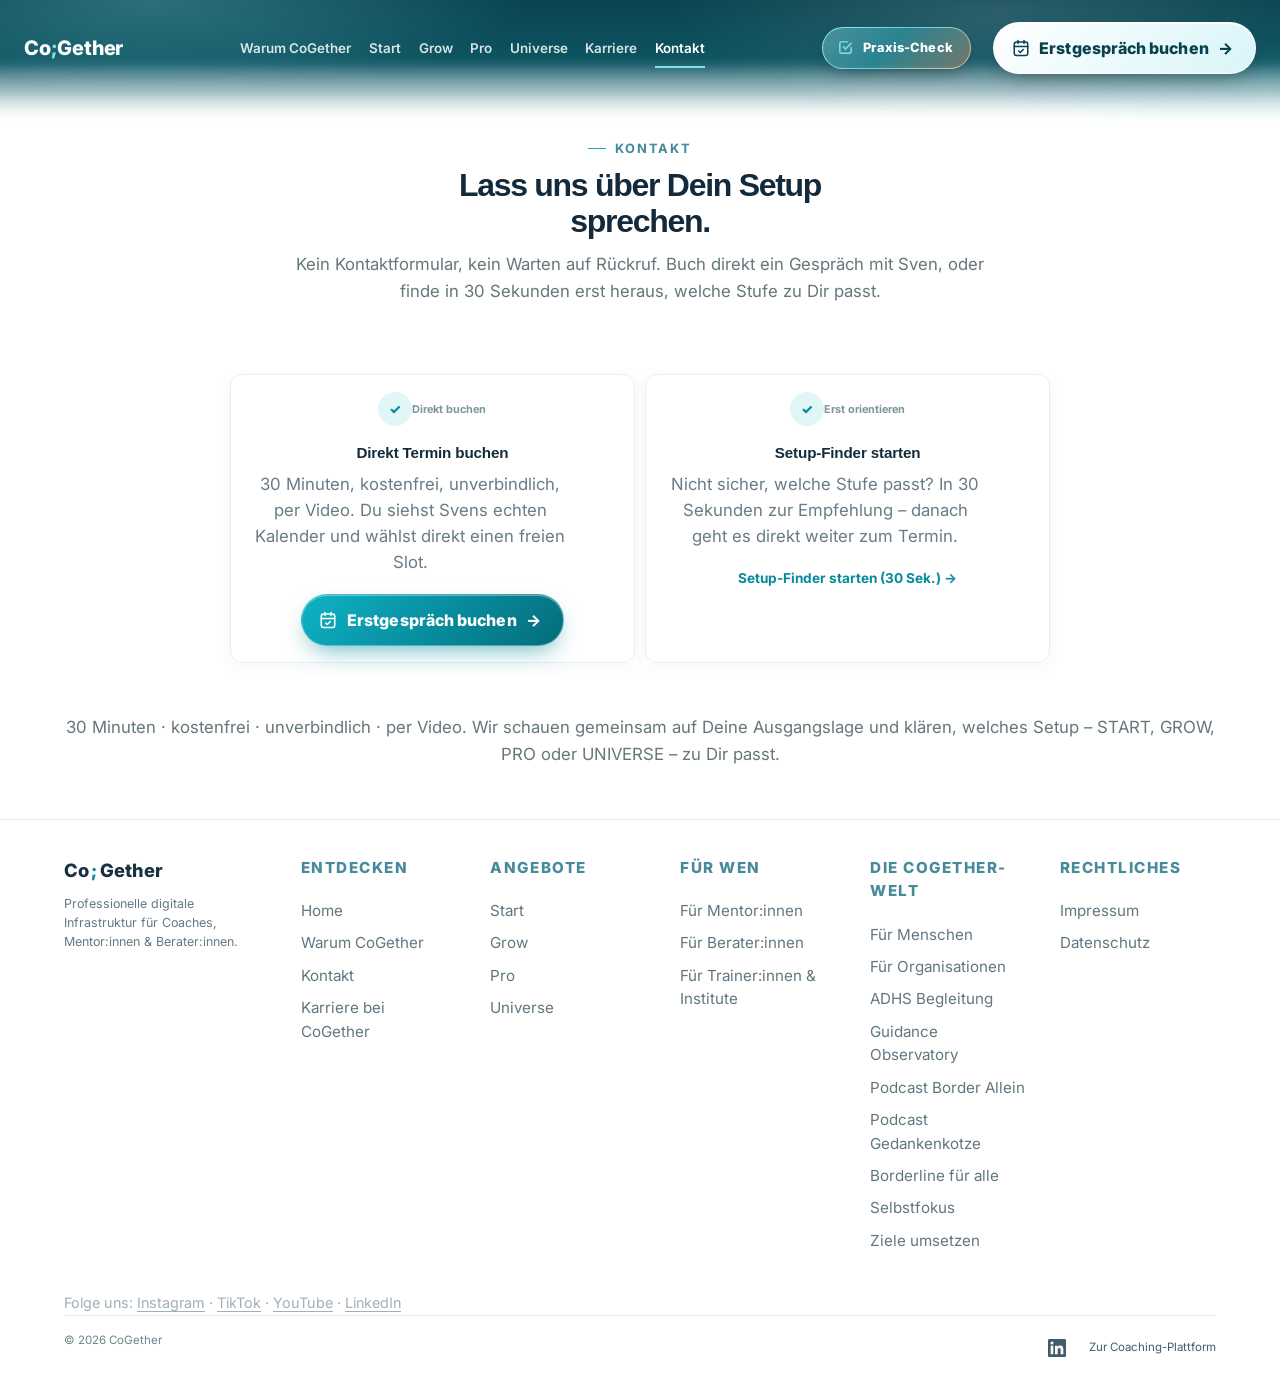
<file: kontakt/index.html>
<!doctype html>
<html lang="de">
<head>
<meta charset="utf-8">
<meta name="viewport" content="width=device-width, initial-scale=1">
<title>Kontakt & Erstgespräch – Coaching Software | CoGether Business</title>
<meta name="description" content="Sprich mit CoGether über Dein Setup: Buche direkt ein kostenfreies Beratungsgespräch mit Sven oder finde in 30 Sekunden die passende Stufe."><!-- seo-pass:start -->
<meta property="og:locale" content="de_DE">
<meta property="og:type" content="website">
<meta property="og:site_name" content="CoGether Business">
<meta property="og:title" content="Kontakt | CoGether Business">
<meta property="og:description" content="Sprich mit CoGether über Dein Setup: Buche direkt ein kostenfreies Beratungsgespräch mit Sven oder finde in 30 Sekunden die passende Stufe.">
<meta property="og:url" content="https://cogether-software.de/kontakt/">
<meta property="og:image" content="https://cogether-software.de/assets/img/og-business.png">
<meta property="og:image:width" content="1200">
<meta property="og:image:height" content="630">
<meta property="og:image:alt" content="CoGether – Coaching Software für Coaches, Mentor:innen und Berater:innen">
<meta name="twitter:card" content="summary_large_image">
<meta name="twitter:title" content="Kontakt | CoGether Business">
<meta name="twitter:description" content="Sprich mit CoGether über Dein Setup: Buche direkt ein kostenfreies Beratungsgespräch mit Sven oder finde in 30 Sekunden die passende Stufe.">
<meta name="twitter:image" content="https://cogether-software.de/assets/img/og-business.png">
<!-- seo-pass:end -->

<link rel="icon" href="/favicon.svg" type="image/svg+xml"><link rel="icon" href="/favicon.ico" sizes="48x48"><link rel="apple-touch-icon" href="/apple-touch-icon.png"><link rel="canonical" href="https://cogether-software.de/kontakt/">
<link rel="preconnect" href="https://fonts.googleapis.com">
<link rel="preconnect" href="https://fonts.gstatic.com" crossorigin>
<link href="https://fonts.googleapis.com/css2?family=Inter:wght@400;500;600;700;800&display=swap" rel="stylesheet">
<link rel="stylesheet" href="/assets/style.css?v=40">
<!-- seo-pass:start -->
<script type="application/ld+json">
{
 "@context": "https://schema.org",
 "@graph": [
  {
   "@type": "Organization",
   "@id": "https://cogether-software.de/#organization",
   "name": "CoGether",
   "url": "https://cogether.de/",
   "logo": {
    "@type": "ImageObject",
    "url": "https://cogether.de/wp-content/uploads/2026/08/CoGether_Logo.png"
   },
   "sameAs": [
    "https://cogether.de/",
    "https://de.linkedin.com/in/cogether",
    "https://www.instagram.com/cogether_official/"
   ]
  },
  {
   "@type": "WebSite",
   "@id": "https://cogether-software.de/#website",
   "url": "https://cogether-software.de/",
   "name": "CoGether Business",
   "inLanguage": "de-DE",
   "publisher": {
    "@id": "https://cogether-software.de/#organization"
   }
  },
  {
   "@type": "ContactPage",
   "@id": "https://cogether-software.de/kontakt/#webpage",
   "url": "https://cogether-software.de/kontakt/",
   "name": "Kontakt | CoGether Business",
   "description": "Sprich mit CoGether über Dein Setup: Buche direkt ein kostenfreies Beratungsgespräch mit Sven oder finde in 30 Sekunden die passende Stufe.",
   "inLanguage": "de-DE",
   "isPartOf": {
    "@id": "https://cogether-software.de/#website"
   },
   "about": {
    "@id": "https://cogether-software.de/#organization"
   },
   "primaryImageOfPage": {
    "@type": "ImageObject",
    "url": "https://cogether-software.de/assets/img/og-business.png"
   },
   "breadcrumb": {
    "@id": "https://cogether-software.de/kontakt/#breadcrumb"
   }
  },
  {
   "@type": "BreadcrumbList",
   "@id": "https://cogether-software.de/kontakt/#breadcrumb",
   "itemListElement": [
    {
     "@type": "ListItem",
     "position": 1,
     "name": "Start",
     "item": "https://cogether-software.de/"
    },
    {
     "@type": "ListItem",
     "position": 2,
     "name": "Kontakt",
     "item": "https://cogether-software.de/kontakt/"
    }
   ]
  }
 ]
}
</script>
<!-- seo-pass:end -->
<link rel="sitemap" type="application/xml" href="/sitemap.xml">
</head>
<body>

<header class="site sv2-header">
  <div class="wrap">
    <a class="brand" href="/">Co<span>;</span>Gether <small>Für Coaches, Mentor:innen &amp; Berater:innen</small></a>
    <button class="navtoggle" aria-label="Menü öffnen" aria-expanded="false" id="navtoggle">☰</button>
    <nav class="mainnav" id="mainnav">
      <a href="/warum-cogether/">Warum CoGether</a>
      <a href="/start/">Start</a>
      <a href="/grow/">Grow</a>
      <a href="/pro/">Pro</a>
      <a href="/universe/">Universe</a>
      <a href="/vertrieb/">Karriere</a>
      <a href="/kontakt/" aria-current="page">Kontakt</a>
    </nav>
    <a class="sv2-pill-check" href="/praxis-check/?utm_source=menue&amp;utm_medium=button&amp;utm_campaign=coach-check" aria-label="Praxis-Check starten, 2 Minuten"><svg viewBox="0 0 24 24" aria-hidden="true"><path d="M9 11l3 3 8-8"/><path d="M20 12v6a2 2 0 0 1-2 2H6a2 2 0 0 1-2-2V6a2 2 0 0 1 2-2h9"/></svg><span>Praxis-Check</span><small>2 Min.</small></a>
    <a class="sv2-pill-cta js-booking-cta" href="/erstgespraech/"><svg viewBox="0 0 24 24" aria-hidden="true"><rect x="3" y="4" width="18" height="18" rx="3"/><path d="M16 2v4M8 2v4M3 10h18M9 16l2 2 4-4"/></svg><span>Erstgespräch buchen</span><span class="cta-arr" aria-hidden="true">→</span></a>
  </div>
</header>

<!-- HERO -->
<section class="sv2-section" style="padding-bottom:0">
  <div class="sv2-wrap" style="text-align:center;max-width:44rem">
    <span class="sv2-eyebrow" style="justify-content:center;display:inline-flex;width:100%">Kontakt</span>
    <h1 class="sv2-h2" style="max-width:26ch;margin-inline:auto">Lass uns über Dein Setup sprechen.</h1>
    <p class="sv2-lead" style="margin-inline:auto">Kein Kontaktformular, kein Warten auf Rückruf. Buch direkt ein Gespräch mit Sven, oder finde in 30 Sekunden erst heraus, welche Stufe zu Dir passt.</p>
  </div>
</section>

<!-- TWO PATHS -->
<section class="sv2-section">
  <div class="sv2-wrap">
    <div class="sv2-module-grid sv2-kontakt-paths" style="max-width:820px;margin:0 auto">
      <div class="sv2-module sv2-module--wide" style="text-align:center">
        <div class="sv2-module__top" style="justify-content:center"><span class="sv2-module__icon">✓</span><span class="sv2-module__num">Direkt buchen</span></div>
        <h4>Direkt Termin buchen</h4>
        <p>30 Minuten, kostenfrei, unverbindlich, per Video. Du siehst Svens echten Kalender und wählst direkt einen freien Slot.</p>
        <a class="sv2-pill-cta js-booking-cta" href="/erstgespraech/" style="margin-top:1.2rem;justify-content:center"><svg viewBox="0 0 24 24" aria-hidden="true"><rect x="3" y="4" width="18" height="18" rx="3"/><path d="M16 2v4M8 2v4M3 10h18M9 16l2 2 4-4"/></svg><span>Erstgespräch buchen</span><span class="cta-arr" aria-hidden="true">→</span></a>
      </div>
      <div class="sv2-module sv2-module--wide" style="text-align:center">
        <div class="sv2-module__top" style="justify-content:center"><span class="sv2-module__icon">✓</span><span class="sv2-module__num">Erst orientieren</span></div>
        <h4>Setup-Finder starten</h4>
        <p>Nicht sicher, welche Stufe passt? In 30 Sekunden zur Empfehlung – danach geht es direkt weiter zum Termin.</p>
        <a class="sv2-text-link js-qualifier-cta" href="#" style="margin-top:1.2rem;justify-content:center;display:inline-flex">Setup-Finder starten (30 Sek.) →</a>
      </div>
    </div>
  </div>
</section>

<!-- TRUST / CONTEXT -->
<section class="sv2-section sv2-section--tight" style="padding-top:0">
  <div class="sv2-wrap sv2-wrap--narrow" style="text-align:center">
    <p class="sv2-lead" style="margin:0">30 Minuten · kostenfrei · unverbindlich · per Video. Wir schauen gemeinsam auf Deine Ausgangslage und klären, welches Setup – START, GROW, PRO oder UNIVERSE – zu Dir passt.</p>
  </div>
</section>

<footer class="sv2-footer">
  <div class="sv2-wrap sv2-footer__main">
    <div class="sv2-footer__brand-block">
      <div class="sv2-footer__brand">Co<span>;</span>Gether</div>
      <p class="sv2-footer__tag">Professionelle digitale Infrastruktur für Coaches, Mentor:innen &amp; Berater:innen.</p>
    </div>
    <div class="sv2-footer__col">
      <span class="sv2-footer__label">Entdecken</span>
      <a href="/">Home</a>
      <a href="/warum-cogether/">Warum CoGether</a>
      <a href="/kontakt/">Kontakt</a>
      <a href="/vertrieb/">Karriere bei CoGether</a>
    </div>
    <div class="sv2-footer__col">
      <span class="sv2-footer__label">Angebote</span>
      <a href="/start/">Start</a>
      <a href="/grow/">Grow</a>
      <a href="/pro/">Pro</a>
      <a href="/universe/">Universe</a>
    </div>
    <div class="sv2-footer__col">
      <span class="sv2-footer__label">Für wen</span>
      <a href="/mentoring-software/">Für Mentor:innen</a>
      <a href="/software-fuer-berater/">Für Berater:innen</a>
      <a href="/software-fuer-trainer-und-institute/">Für Trainer:innen &amp; Institute</a>
    </div>
    <div class="sv2-footer__col">
      <span class="sv2-footer__label">Die CoGether-Welt</span>
      <a href="https://cogether.de/">Für Menschen</a>
      <a href="https://business.cogether.de/">Für Organisationen</a>
      <a href="https://adhsbegleitung.de/">ADHS Begleitung</a>
      <a href="https://guidanceobservatory.com/">Guidance Observatory</a>
      <a href="https://borderallein.de/podcast/">Podcast Border Allein</a>
      <a href="https://gedankenkotze.de/">Podcast Gedankenkotze</a>
      <a href="https://xn--borderlinefralle-tzb.de/">Borderline für alle</a>
      <a href="https://selbstfokus.de/">Selbstfokus</a>
      <a href="https://zieleumsetzen.de/">Ziele umsetzen</a>
    </div>
    <div class="sv2-footer__col">
      <span class="sv2-footer__label">Rechtliches</span>
      <a href="https://cogether.de/impressum/">Impressum</a>
      <a href="https://cogether.de/datenschutz/">Datenschutz</a>
    </div>
  </div>
  <div class="sv2-wrap"><p class="soc-row">Folge uns: <a href="https://www.instagram.com/cogether_official" target="_blank" rel="noopener">Instagram</a><span aria-hidden="true"> · </span><a href="https://www.tiktok.com/@borderallein_official" target="_blank" rel="noopener">TikTok</a><span aria-hidden="true"> · </span><a href="https://www.youtube.com/@cogether" target="_blank" rel="noopener">YouTube</a><span aria-hidden="true"> · </span><a href="https://de.linkedin.com/in/cogether" target="_blank" rel="noopener">LinkedIn</a></p></div>
  <div class="sv2-wrap sv2-footer__bottom">
    <span>© <span id="y"></span> CoGether</span>
    <nav>
      <a class="sv2-footer__social" href="https://www.linkedin.com/in/cogether" target="_blank" rel="noopener" aria-label="CoGether auf LinkedIn"><svg viewBox="0 0 24 24" width="18" height="18" aria-hidden="true" fill="currentColor"><path d="M20.45 20.45h-3.56v-5.57c0-1.33-.02-3.04-1.85-3.04-1.85 0-2.14 1.45-2.14 2.94v5.67H9.35V9h3.41v1.56h.05c.48-.9 1.64-1.85 3.37-1.85 3.6 0 4.27 2.37 4.27 5.46v6.28zM5.34 7.43a2.06 2.06 0 1 1 0-4.13 2.06 2.06 0 0 1 0 4.13zM7.12 20.45H3.56V9h3.56v11.45zM22.22 0H1.77C.79 0 0 .77 0 1.73v20.54C0 23.23.79 24 1.77 24h20.45c.98 0 1.78-.77 1.78-1.73V1.73C24 .77 23.2 0 22.22 0z"/></svg></a>
      <a href="https://cogether.de/">Zur Coaching-Plattform</a>
    </nav>
  </div>
</footer>
<script src="/assets/sv2-reveal.js?v=1"></script>
<script>
document.getElementById('y').textContent = new Date().getFullYear();
document.getElementById('navtoggle').addEventListener('click', function(){
  var nav = document.getElementById('mainnav');
  var open = nav.classList.toggle('open');
  this.setAttribute('aria-expanded', open ? 'true' : 'false');
});
</script>
<script src="/assets/booking-modal.js?v=3" defer></script>
<script src="/assets/qualifier-modal.js?v=3" defer></script>
<script>/* CoGether Herkunftsmessung: ohne Cookies, ohne Speicherung im Browser; nur beim Einstieg von aussen */(function(){try{var r=document.referrer,h="";try{h=r?new URL(r).host:""}catch(e){}var q=new URLSearchParams(location.search);if(h===location.host&&!q.get("utm_source"))return;var id=crypto.randomUUID?crypto.randomUUID():"10000000-1000-4000-8000-100000000000".replace(/[018]/g,function(c){return(c^crypto.getRandomValues(new Uint8Array(1))[0]&15>>c/4).toString(16)});var p=new URLSearchParams({url:location.href,ref:r,vid:id});["utm_source","utm_medium","utm_campaign","utm_content","utm_term"].forEach(function(k){var x=q.get(k);if(x)p.set(k,x)});navigator.sendBeacon("https://cogether.de/wp-json/cogether/v1/growth/beacon?"+p.toString())}catch(e){}})();</script>
<script>(function(){try{if(navigator.doNotTrack==='1'||navigator.globalPrivacyControl)return;navigator.sendBeacon('https://cogether.de/wp-json/cogether/v1/pv',new Blob([JSON.stringify({p:'software',u:location.pathname})],{type:'text/plain'}))}catch(e){}})();</script></body>
</html>
</file>
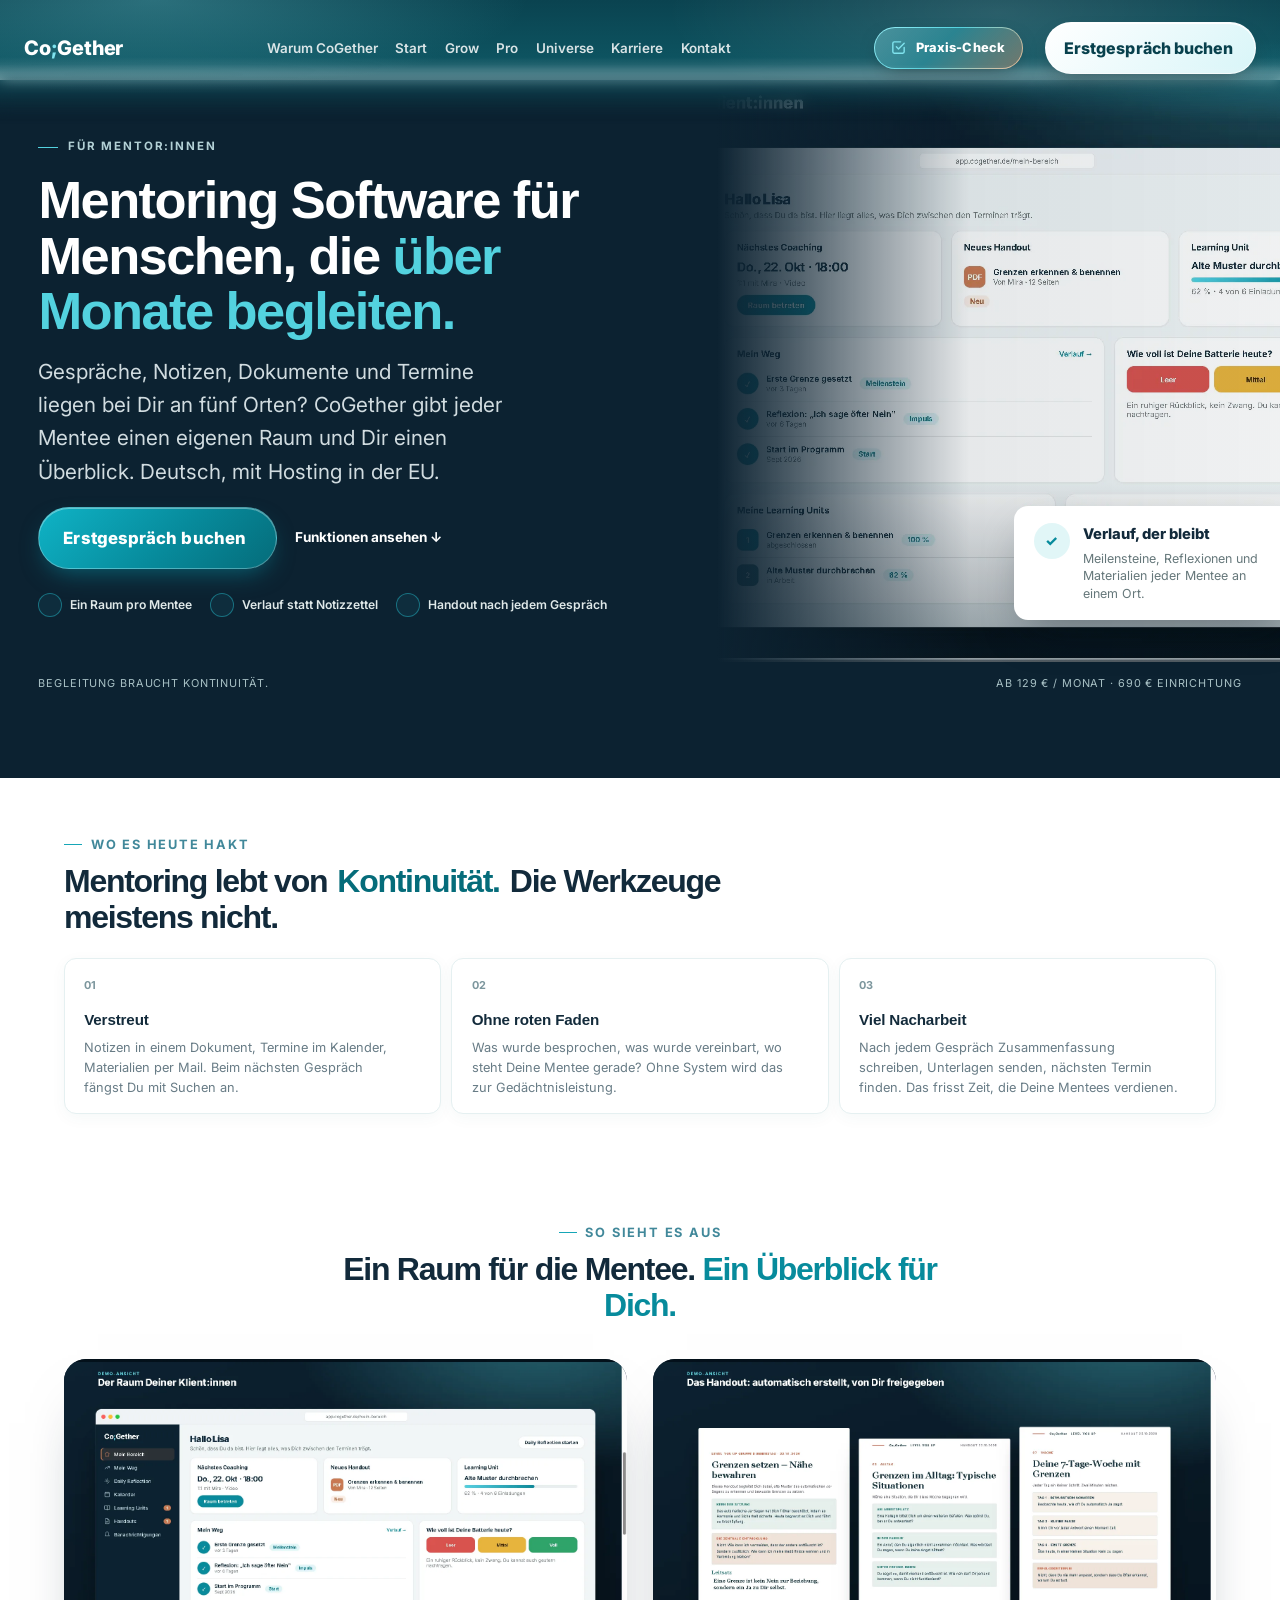
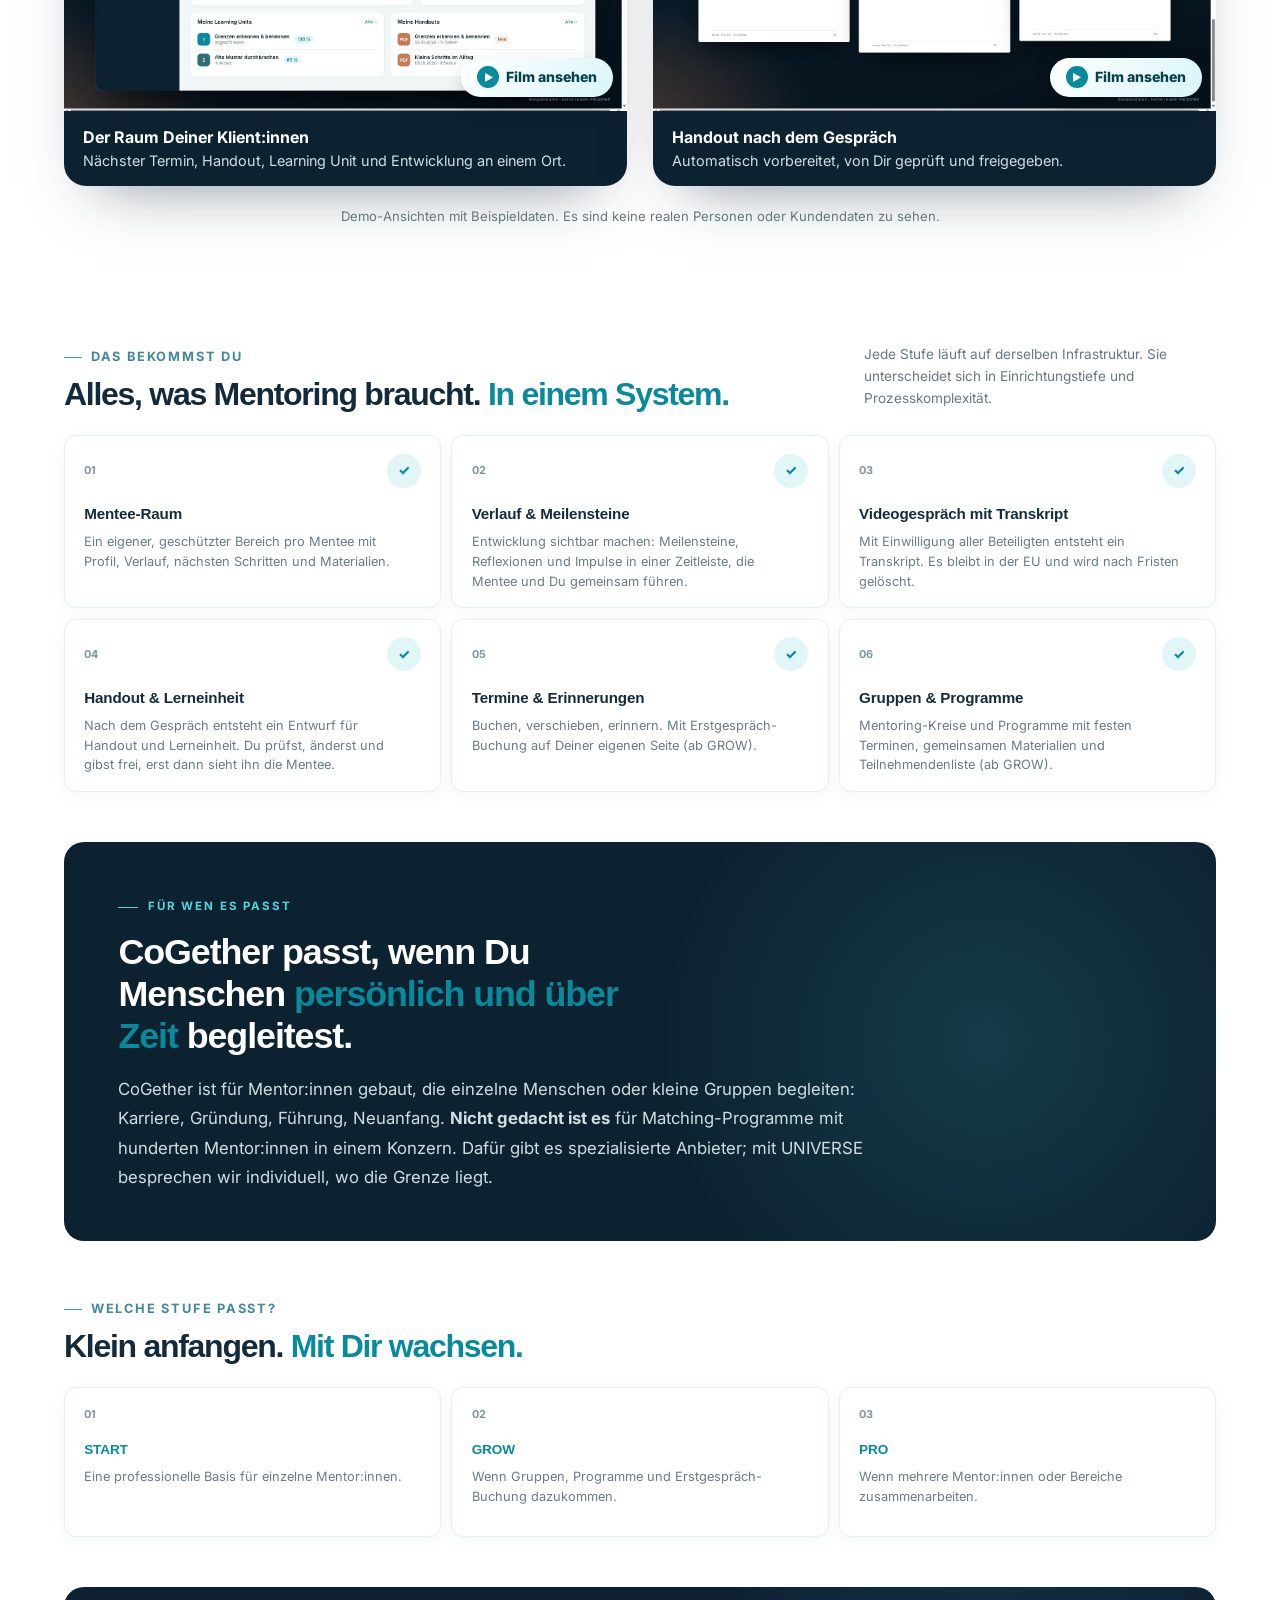
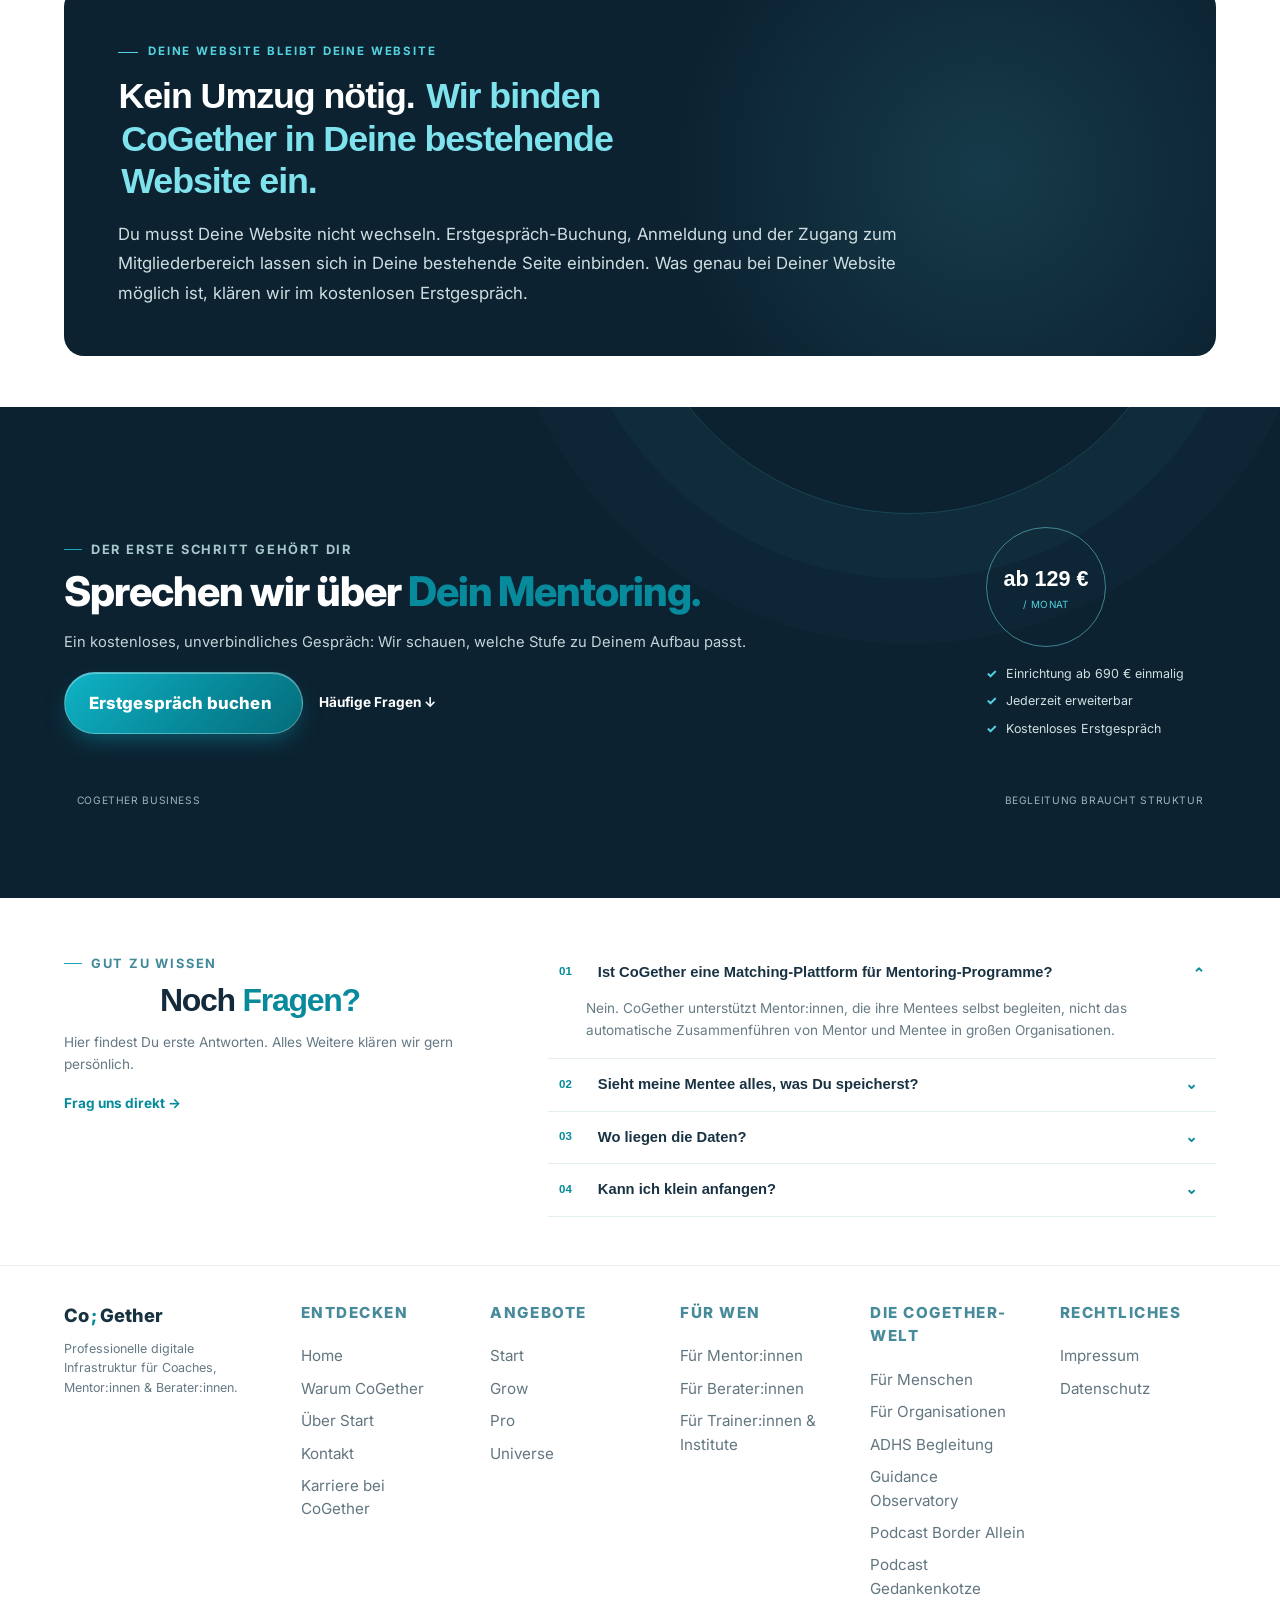
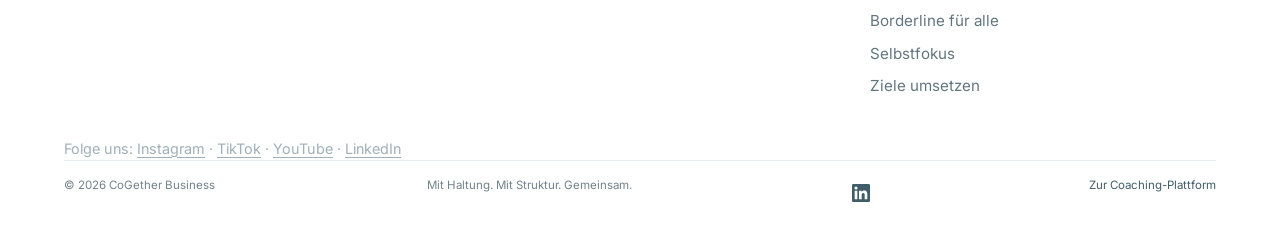
<file: mentoring-software/index.html>
<!doctype html>
<html lang="de">
<head>
<meta charset="utf-8">
<meta name="viewport" content="width=device-width, initial-scale=1">
<title>Mentoring Software für Mentor:innen | CoGether Business</title>
<meta name="description" content="Mentoring Software für Mentor:innen und kleine Institute: Mentee-Raum, Videogespräche mit Transkript, Handouts und Programme in einem System. Ab 129 €/Monat."><!-- seo-pass:start -->
<meta property="og:locale" content="de_DE">
<meta property="og:type" content="website">
<meta property="og:site_name" content="CoGether Business">
<meta property="og:title" content="Mentoring Software für Mentor:innen | CoGether Business">
<meta property="og:description" content="Mentoring Software für Mentor:innen und kleine Institute: Mentee-Raum, Videogespräche mit Transkript, Handouts und Programme in einem System. Ab 129 €/Monat.">
<meta property="og:url" content="https://cogether-software.de/mentoring-software/">
<meta property="og:image" content="https://cogether-software.de/assets/img/og-business.png">
<meta property="og:image:width" content="1200">
<meta property="og:image:height" content="630">
<meta property="og:image:alt" content="CoGether – Coaching Software für Coaches, Mentor:innen und Berater:innen">
<meta name="twitter:card" content="summary_large_image">
<meta name="twitter:title" content="Mentoring Software für Mentor:innen | CoGether Business">
<meta name="twitter:description" content="Mentoring Software für Mentor:innen und kleine Institute: Mentee-Raum, Videogespräche mit Transkript, Handouts und Programme in einem System. Ab 129 €/Monat.">
<meta name="twitter:image" content="https://cogether-software.de/assets/img/og-business.png">
<!-- seo-pass:end -->

<link rel="icon" href="/favicon.svg" type="image/svg+xml"><link rel="icon" href="/favicon.ico" sizes="48x48"><link rel="apple-touch-icon" href="/apple-touch-icon.png"><link rel="canonical" href="https://cogether-software.de/mentoring-software/">
<link rel="preconnect" href="https://fonts.googleapis.com">
<link rel="preconnect" href="https://fonts.gstatic.com" crossorigin>
<link href="https://fonts.googleapis.com/css2?family=Inter:wght@400;500;600;700;800&display=swap" rel="stylesheet">
<link rel="stylesheet" href="/assets/style.css?v=40">
<!-- seo-pass:start -->
<!-- seo-pass:end -->
<link rel="sitemap" type="application/xml" href="/sitemap.xml">
<script type="application/ld+json">
{
  "@context": "https://schema.org",
  "@type": "WebPage",
  "@id": "https://cogether-software.de/mentoring-software/#webpage",
  "url": "https://cogether-software.de/mentoring-software/",
  "name": "Mentoring Software für Mentor:innen",
  "description": "Mentoring Software für Mentor:innen und kleine Institute: Mentee-Raum, Videogespräche mit Transkript, Handouts und Programme in einem System. Ab 129 €/Monat.",
  "inLanguage": "de-DE",
  "isPartOf": {
    "@id": "https://cogether-software.de/#website"
  },
  "about": {
    "@type": "Organization",
    "@id": "https://cogether-software.de/#organization"
  }
}
</script>
<script type="application/ld+json">
{
  "@context": "https://schema.org",
  "@type": "BreadcrumbList",
  "itemListElement": [
    {
      "@type": "ListItem",
      "position": 1,
      "name": "Start",
      "item": "https://cogether-software.de/"
    },
    {
      "@type": "ListItem",
      "position": 2,
      "name": "Für Mentor:innen",
      "item": "https://cogether-software.de/mentoring-software/"
    }
  ]
}
</script>
<script type="application/ld+json">
{
  "@context": "https://schema.org",
  "@type": "FAQPage",
  "mainEntity": [
    {
      "@type": "Question",
      "name": "Ist CoGether eine Matching-Plattform für Mentoring-Programme?",
      "acceptedAnswer": {
        "@type": "Answer",
        "text": "Nein. CoGether unterstützt Mentor:innen, die ihre Mentees selbst begleiten, nicht das automatische Zusammenführen von Mentor und Mentee in großen Organisationen."
      }
    },
    {
      "@type": "Question",
      "name": "Sieht meine Mentee alles, was Du speicherst?",
      "acceptedAnswer": {
        "@type": "Answer",
        "text": "Nein. Du entscheidest, was freigegeben wird. Gesprächsentwürfe sind zunächst nur für Dich sichtbar."
      }
    },
    {
      "@type": "Question",
      "name": "Wo liegen die Daten?",
      "acceptedAnswer": {
        "@type": "Answer",
        "text": "Die Plattform läuft in Deutschland, das Videogespräch auf einem Server in der EU. Transkripte entstehen nur mit Einwilligung aller Beteiligten."
      }
    },
    {
      "@type": "Question",
      "name": "Kann ich klein anfangen?",
      "acceptedAnswer": {
        "@type": "Answer",
        "text": "Ja. START ab 129 €/Monat (einmalig 690 € Einrichtung). Ein Wechsel auf GROW oder PRO ist jederzeit möglich."
      }
    }
  ]
}
</script>
</head>
<body>

<header class="site sv2-header">
  <div class="wrap">
    <a class="brand" href="/">Co<span>;</span>Gether <small>Für Coaches, Mentor:innen &amp; Berater:innen</small></a>
    <button class="navtoggle" aria-label="Menü öffnen" aria-expanded="false" id="navtoggle">☰</button>
    <nav class="mainnav" id="mainnav">
      <a href="/warum-cogether/">Warum CoGether</a>
      <a href="/start/">Start</a>
      <a href="/grow/">Grow</a>
      <a href="/pro/">Pro</a>
      <a href="/universe/">Universe</a>
      <a href="/vertrieb/">Karriere</a>
      <a href="/kontakt/">Kontakt</a>
    </nav>
    <a class="sv2-pill-check" href="/praxis-check/?utm_source=menue&amp;utm_medium=button&amp;utm_campaign=coach-check" aria-label="Praxis-Check starten, 2 Minuten"><svg viewBox="0 0 24 24" aria-hidden="true"><path d="M9 11l3 3 8-8"/><path d="M20 12v6a2 2 0 0 1-2 2H6a2 2 0 0 1-2-2V6a2 2 0 0 1 2-2h9"/></svg><span>Praxis-Check</span><small>2 Min.</small></a>
    <a class="sv2-pill-cta js-booking-cta" href="/erstgespraech/">Erstgespräch buchen</a>
  </div>
</header>

<!-- HERO -->
<section class="sv2-hero">
  <div class="sv2-hero__inner">
    <div class="sv2-hero__copy">
      <span class="sv2-hero__eyebrow">Für Mentor:innen</span>
      <h1>Mentoring Software für Menschen, die <em>über Monate begleiten.</em></h1>
      <p class="sv2-hero__lede">Gespräche, Notizen, Dokumente und Termine liegen bei Dir an fünf Orten? CoGether gibt jeder Mentee einen eigenen Raum und Dir einen Überblick. Deutsch, mit Hosting in der EU.</p>
      <div class="sv2-hero__ctas">
        <a class="sv2-pill-cta sv2-pill-cta--lg js-booking-cta" href="/erstgespraech/">Erstgespräch buchen</a>
        <a class="sv2-text-link sv2-text-link--light" href="#funktionen">Funktionen ansehen ↓</a>
      </div>
      <ul class="sv2-hero__points">
        <li>Ein Raum pro Mentee</li>
        <li>Verlauf statt Notizzettel</li>
        <li>Handout nach jedem Gespräch</li>
      </ul>
    </div>
    <div class="sv2-hero__media">
      <img src="/assets/img/product/s2.webp" alt="Demo-Ansicht des Mentee-Raums mit nächstem Termin, Handout und Fortschritt" width="1600" height="1000" loading="eager">
      <div class="sv2-hero__benefit">
        <span class="sv2-hero__benefit-icon">✓</span>
        <div><h5>Verlauf, der bleibt</h5><p>Meilensteine, Reflexionen und Materialien jeder Mentee an einem Ort.</p></div>
      </div>
    </div>
  </div>
  <div class="sv2-hero__bottom"><span>Begleitung braucht Kontinuität.</span><span>ab 129 € / Monat · 690 € Einrichtung</span></div>
</section>

<!-- PROBLEM -->
<section class="sv2-modules" id="problem">
  <div class="sv2-wrap">
    <div class="sv2-modules__heading">
      <div><span class="sv2-eyebrow">Wo es heute hakt</span><h2 class="sv2-h2">Mentoring lebt von <em class="key">Kontinuität.</em> Die Werkzeuge meistens nicht.</h2></div>
    </div>
    <div class="sv2-module-grid">
      <div class="sv2-module">
        <div class="sv2-module__top"><span class="sv2-module__num">01</span></div>
        <h4>Verstreut</h4>
        <p>Notizen in einem Dokument, Termine im Kalender, Materialien per Mail. Beim nächsten Gespräch fängst Du mit Suchen an.</p>
      </div>
      <div class="sv2-module">
        <div class="sv2-module__top"><span class="sv2-module__num">02</span></div>
        <h4>Ohne roten Faden</h4>
        <p>Was wurde besprochen, was wurde vereinbart, wo steht Deine Mentee gerade? Ohne System wird das zur Gedächtnisleistung.</p>
      </div>
      <div class="sv2-module">
        <div class="sv2-module__top"><span class="sv2-module__num">03</span></div>
        <h4>Viel Nacharbeit</h4>
        <p>Nach jedem Gespräch Zusammenfassung schreiben, Unterlagen senden, nächsten Termin finden. Das frisst Zeit, die Deine Mentees verdienen.</p>
      </div>
    </div>
  </div>
</section>

<!-- PRODUKTANSICHTEN -->
<section class="sv2-section sv2-product" aria-labelledby="pshots-h">
  <div class="sv2-wrap">
    <span class="sv2-eyebrow" style="justify-content:center;display:inline-flex;width:100%">So sieht es aus</span>
    <h2 class="sv2-h2" id="pshots-h" style="text-align:center;max-width:34ch;margin-inline:auto">Ein Raum für die Mentee. <em>Ein Überblick für Dich.</em></h2>
    <div class="pshots">
      <figure><img src="/assets/img/product/s2.webp" width="1600" height="1000" alt="Demo-Ansicht des Klient:innen-Bereichs mit Termin, Handout und Fortschritt" loading="lazy" decoding="async"><figcaption><b>Der Raum Deiner Klient:innen</b>Nächster Termin, Handout, Learning Unit und Entwicklung an einem Ort.</figcaption></figure>
      <figure><img src="/assets/img/product/s4.webp" width="1600" height="1000" alt="Demo-Ansicht eines Handouts mit Kapiteln und Wochenplan" loading="lazy" decoding="async"><figcaption><b>Handout nach dem Gespräch</b>Automatisch vorbereitet, von Dir geprüft und freigegeben.</figcaption></figure>
    </div>
    <p class="pshots__note">Demo-Ansichten mit Beispieldaten. Es sind keine realen Personen oder Kundendaten zu sehen.</p>
  </div>
</section>

<!-- FUNKTIONEN -->
<section class="sv2-modules" id="funktionen">
  <div class="sv2-wrap">
    <div class="sv2-modules__heading">
      <div><span class="sv2-eyebrow">Das bekommst Du</span><h2 class="sv2-h2">Alles, was Mentoring braucht. <em>In einem System.</em></h2></div>
      <p>Jede Stufe läuft auf derselben Infrastruktur. Sie unterscheidet sich in Einrichtungstiefe und Prozesskomplexität.</p>
    </div>
    <div class="sv2-module-grid">
      <div class="sv2-module">
        <div class="sv2-module__top"><span class="sv2-module__num">01</span><span class="sv2-module__icon">✓</span></div>
        <h4>Mentee-Raum</h4>
        <p>Ein eigener, geschützter Bereich pro Mentee mit Profil, Verlauf, nächsten Schritten und Materialien.</p>
      </div>
      <div class="sv2-module">
        <div class="sv2-module__top"><span class="sv2-module__num">02</span><span class="sv2-module__icon">✓</span></div>
        <h4>Verlauf &amp; Meilensteine</h4>
        <p>Entwicklung sichtbar machen: Meilensteine, Reflexionen und Impulse in einer Zeitleiste, die Mentee und Du gemeinsam führen.</p>
      </div>
      <div class="sv2-module">
        <div class="sv2-module__top"><span class="sv2-module__num">03</span><span class="sv2-module__icon">✓</span></div>
        <h4>Videogespräch mit Transkript</h4>
        <p>Mit Einwilligung aller Beteiligten entsteht ein Transkript. Es bleibt in der EU und wird nach Fristen gelöscht.</p>
      </div>
      <div class="sv2-module">
        <div class="sv2-module__top"><span class="sv2-module__num">04</span><span class="sv2-module__icon">✓</span></div>
        <h4>Handout &amp; Lerneinheit</h4>
        <p>Nach dem Gespräch entsteht ein Entwurf für Handout und Lerneinheit. Du prüfst, änderst und gibst frei, erst dann sieht ihn die Mentee.</p>
      </div>
      <div class="sv2-module">
        <div class="sv2-module__top"><span class="sv2-module__num">05</span><span class="sv2-module__icon">✓</span></div>
        <h4>Termine &amp; Erinnerungen</h4>
        <p>Buchen, verschieben, erinnern. Mit Erstgespräch-Buchung auf Deiner eigenen Seite (ab GROW).</p>
      </div>
      <div class="sv2-module">
        <div class="sv2-module__top"><span class="sv2-module__num">06</span><span class="sv2-module__icon">✓</span></div>
        <h4>Gruppen &amp; Programme</h4>
        <p>Mentoring-Kreise und Programme mit festen Terminen, gemeinsamen Materialien und Teilnehmendenliste (ab GROW).</p>
      </div>
    </div>
  </div>
</section>

<!-- PASST / PASST NICHT -->
<section class="sv2-section" style="padding-top:0">
  <div class="sv2-wrap">
    <div class="sv2-fit">
      <span class="sv2-fit__eyebrow">Für wen es passt</span>
      <h2>CoGether passt, wenn Du Menschen <em>persönlich und über Zeit</em> begleitest.</h2>
      <p>CoGether ist für Mentor:innen gebaut, die einzelne Menschen oder kleine Gruppen begleiten: Karriere, Gründung, Führung, Neuanfang. <b>Nicht gedacht ist es</b> für Matching-Programme mit hunderten Mentor:innen in einem Konzern. Dafür gibt es spezialisierte Anbieter; mit UNIVERSE besprechen wir individuell, wo die Grenze liegt.</p>
    </div>
  </div>
</section>

<!-- WELCHE STUFE -->
<section class="sv2-modules" style="padding-top:0">
  <div class="sv2-wrap">
    <div class="sv2-modules__heading"><div><span class="sv2-eyebrow">Welche Stufe passt?</span><h2 class="sv2-h2">Klein anfangen. <em>Mit Dir wachsen.</em></h2></div></div>
    <div class="sv2-module-grid">
      <div class="sv2-module">
        <div class="sv2-module__top"><span class="sv2-module__num">01</span></div>
        <h4><a class="sv2-text-link" href="/start/" style="display:inline">START</a></h4>
        <p>Eine professionelle Basis für einzelne Mentor:innen.</p>
      </div>
      <div class="sv2-module">
        <div class="sv2-module__top"><span class="sv2-module__num">02</span></div>
        <h4><a class="sv2-text-link" href="/grow/" style="display:inline">GROW</a></h4>
        <p>Wenn Gruppen, Programme und Erstgespräch-Buchung dazukommen.</p>
      </div>
      <div class="sv2-module">
        <div class="sv2-module__top"><span class="sv2-module__num">03</span></div>
        <h4><a class="sv2-text-link" href="/pro/" style="display:inline">PRO</a></h4>
        <p>Wenn mehrere Mentor:innen oder Bereiche zusammenarbeiten.</p>
      </div>
    </div>
  </div>
</section>

<!-- EIGENE WEBSITE -->
<section class="sv2-section" style="padding-top:0">
  <div class="sv2-wrap">
    <div class="sv2-fit">
      <span class="sv2-fit__eyebrow">Deine Website bleibt Deine Website</span>
      <h2>Kein Umzug nötig. <em class="key">Wir binden CoGether in Deine bestehende Website ein.</em></h2>
      <p>Du musst Deine Website nicht wechseln. Erstgespräch-Buchung, Anmeldung und der Zugang zum Mitgliederbereich lassen sich in Deine bestehende Seite einbinden. Was genau bei Deiner Website möglich ist, klären wir im kostenlosen Erstgespräch.</p>
    </div>
  </div>
</section>

<!-- CTA -->
<section class="sv2-cta">
  <div class="sv2-wrap sv2-cta__inner">
    <div>
      <span class="sv2-eyebrow sv2-eyebrow--light">Der erste Schritt gehört Dir</span>
      <h2>Sprechen wir über <em>Dein Mentoring.</em></h2>
      <p>Ein kostenloses, unverbindliches Gespräch: Wir schauen, welche Stufe zu Deinem Aufbau passt.</p>
      <div class="sv2-cta__actions">
        <a class="sv2-pill-cta sv2-pill-cta--lg js-booking-cta" href="/erstgespraech/">Erstgespräch buchen</a>
        <a class="sv2-text-link sv2-text-link--light" href="#faq">Häufige Fragen ↓</a>
      </div>
    </div>
    <div class="sv2-cta__aside">
      <div class="sv2-price-orbit"><strong>ab&nbsp;129&nbsp;€</strong><span>/ MONAT</span></div>
      <ul><li>Einrichtung ab 690 € einmalig</li><li>Jederzeit erweiterbar</li><li>Kostenloses Erstgespräch</li></ul>
    </div>
  </div>
  <div class="sv2-cta__footerline"><span>CoGether Business</span><span>Begleitung braucht Struktur</span></div>
</section>

<!-- FAQ -->
<section class="sv2-wrap sv2-faq-section" id="faq">
  <div class="sv2-faq-heading">
    <span class="sv2-eyebrow">Gut zu wissen</span>
    <h2 class="sv2-h2">Noch <em>Fragen?</em></h2>
    <p>Hier findest Du erste Antworten. Alles Weitere klären wir gern persönlich.</p>
    <a class="sv2-text-link js-booking-cta" href="/erstgespraech/">Frag uns direkt →</a>
  </div>
  <div>
    <details class="sv2-faq-item" open>
      <summary><span class="sv2-faq-num">01</span><span>Ist CoGether eine Matching-Plattform für Mentoring-Programme?</span><span class="sv2-faq-chevron">⌄</span></summary>
      <p>Nein. CoGether unterstützt Mentor:innen, die ihre Mentees selbst begleiten, nicht das automatische Zusammenführen von Mentor und Mentee in großen Organisationen.</p>
    </details>
    <details class="sv2-faq-item">
      <summary><span class="sv2-faq-num">02</span><span>Sieht meine Mentee alles, was Du speicherst?</span><span class="sv2-faq-chevron">⌄</span></summary>
      <p>Nein. Du entscheidest, was freigegeben wird. Gesprächsentwürfe sind zunächst nur für Dich sichtbar.</p>
    </details>
    <details class="sv2-faq-item">
      <summary><span class="sv2-faq-num">03</span><span>Wo liegen die Daten?</span><span class="sv2-faq-chevron">⌄</span></summary>
      <p>Die Plattform läuft in Deutschland, das Videogespräch auf einem Server in der EU. Transkripte entstehen nur mit Einwilligung aller Beteiligten.</p>
    </details>
    <details class="sv2-faq-item">
      <summary><span class="sv2-faq-num">04</span><span>Kann ich klein anfangen?</span><span class="sv2-faq-chevron">⌄</span></summary>
      <p>Ja. START ab 129 €/Monat (einmalig 690 € Einrichtung). Ein Wechsel auf GROW oder PRO ist jederzeit möglich.</p>
    </details>
  </div>
</section>

<footer class="sv2-footer">
  <div class="sv2-wrap sv2-footer__main">
    <div class="sv2-footer__brand-block">
      <div class="sv2-footer__brand">Co<span>;</span>Gether</div>
      <p class="sv2-footer__tag">Professionelle digitale Infrastruktur für Coaches, Mentor:innen &amp; Berater:innen.</p>
    </div>
    <div class="sv2-footer__col">
      <span class="sv2-footer__label">Entdecken</span>
      <a href="/">Home</a>
      <a href="/warum-cogether/">Warum CoGether</a>
      <a href="/start/">Über Start</a>
      <a href="/kontakt/">Kontakt</a>
      <a href="/vertrieb/">Karriere bei CoGether</a>
    </div>
    <div class="sv2-footer__col">
      <span class="sv2-footer__label">Angebote</span>
      <a href="/start/">Start</a>
      <a href="/grow/">Grow</a>
      <a href="/pro/">Pro</a>
      <a href="/universe/">Universe</a>
    </div>
    <div class="sv2-footer__col">
      <span class="sv2-footer__label">Für wen</span>
      <a href="/mentoring-software/">Für Mentor:innen</a>
      <a href="/software-fuer-berater/">Für Berater:innen</a>
      <a href="/software-fuer-trainer-und-institute/">Für Trainer:innen &amp; Institute</a>
    </div>
    <div class="sv2-footer__col">
      <span class="sv2-footer__label">Die CoGether-Welt</span>
      <a href="https://cogether.de/">Für Menschen</a>
      <a href="https://business.cogether.de/">Für Organisationen</a>
      <a href="https://adhsbegleitung.de/">ADHS Begleitung</a>
      <a href="https://guidanceobservatory.com/">Guidance Observatory</a>
      <a href="https://borderallein.de/podcast/">Podcast Border Allein</a>
      <a href="https://gedankenkotze.de/">Podcast Gedankenkotze</a>
      <a href="https://xn--borderlinefralle-tzb.de/">Borderline für alle</a>
      <a href="https://selbstfokus.de/">Selbstfokus</a>
      <a href="https://zieleumsetzen.de/">Ziele umsetzen</a>
    </div>
    <div class="sv2-footer__col">
      <span class="sv2-footer__label">Rechtliches</span>
      <a href="https://cogether.de/impressum/">Impressum</a>
      <a href="https://cogether.de/datenschutz/">Datenschutz</a>
    </div>
  </div>
  <div class="sv2-wrap"><p class="soc-row">Folge uns: <a href="https://www.instagram.com/cogether_official" target="_blank" rel="noopener">Instagram</a><span aria-hidden="true"> · </span><a href="https://www.tiktok.com/@borderallein_official" target="_blank" rel="noopener">TikTok</a><span aria-hidden="true"> · </span><a href="https://www.youtube.com/@cogether" target="_blank" rel="noopener">YouTube</a><span aria-hidden="true"> · </span><a href="https://de.linkedin.com/in/cogether" target="_blank" rel="noopener">LinkedIn</a></p></div>
  <div class="sv2-wrap sv2-footer__bottom">
    <span>© <span id="y"></span> CoGether Business</span>
    <span>Mit Haltung. Mit Struktur. Gemeinsam.</span>
    <a class="sv2-footer__social" href="https://www.linkedin.com/in/cogether" target="_blank" rel="noopener" aria-label="CoGether auf LinkedIn"><svg viewBox="0 0 24 24" width="18" height="18" aria-hidden="true" fill="currentColor"><path d="M20.45 20.45h-3.56v-5.57c0-1.33-.02-3.04-1.85-3.04-1.85 0-2.14 1.45-2.14 2.94v5.67H9.35V9h3.41v1.56h.05c.48-.9 1.64-1.85 3.37-1.85 3.6 0 4.27 2.37 4.27 5.46v6.28zM5.34 7.43a2.06 2.06 0 1 1 0-4.13 2.06 2.06 0 0 1 0 4.13zM7.12 20.45H3.56V9h3.56v11.45zM22.22 0H1.77C.79 0 0 .77 0 1.73v20.54C0 23.23.79 24 1.77 24h20.45c.98 0 1.78-.77 1.78-1.73V1.73C24 .77 23.2 0 22.22 0z"/></svg></a>
      <a href="https://cogether.de/">Zur Coaching-Plattform</a>
  </div>
</footer>

<script src="/assets/sv2-reveal.js?v=1"></script>
<script>
document.getElementById('y').textContent = new Date().getFullYear();
document.getElementById('navtoggle').addEventListener('click', function(){
  var nav = document.getElementById('mainnav');
  var open = nav.classList.toggle('open');
  this.setAttribute('aria-expanded', open ? 'true' : 'false');
});

// Diamond scatter → organized-system animation, then a brief arrival
// glow once every point has landed. sv2Reveal (assets/sv2-reveal.js)
// handles IntersectionObserver + scroll/resize fallback + reduced-motion.
(function(){
  var diamond = document.getElementById('sv2-diamond');
  if (!diamond || !window.sv2Reveal) return;
  window.sv2Reveal(diamond, function(instant){
    diamond.classList.add('is-active');
    if (instant) { diamond.classList.add('is-complete'); return; }
    setTimeout(function(){ diamond.classList.add('is-complete'); }, 950);
  });
})();

// Play the process video only while it's on screen (saves bandwidth,
// avoids autoplay restrictions causing a frozen black frame).
(function(){
  var video = document.getElementById('sv2-process-video');
  if (!video || !('IntersectionObserver' in window)) return;
  var io = new IntersectionObserver(function(entries){
    entries.forEach(function(entry){
      if (entry.isIntersecting) { video.play().catch(function(){}); }
      else { video.pause(); }
    });
  }, { threshold: 0.4 });
  io.observe(video);
})();
</script>
<script src="/assets/booking-modal.js?v=3" defer></script>
<script>/* CoGether Herkunftsmessung: ohne Cookies, ohne Speicherung im Browser; nur beim Einstieg von aussen */(function(){try{var r=document.referrer,h="";try{h=r?new URL(r).host:""}catch(e){}var q=new URLSearchParams(location.search);if(h===location.host&&!q.get("utm_source"))return;var id=crypto.randomUUID?crypto.randomUUID():"10000000-1000-4000-8000-100000000000".replace(/[018]/g,function(c){return(c^crypto.getRandomValues(new Uint8Array(1))[0]&15>>c/4).toString(16)});var p=new URLSearchParams({url:location.href,ref:r,vid:id});["utm_source","utm_medium","utm_campaign","utm_content","utm_term"].forEach(function(k){var x=q.get(k);if(x)p.set(k,x)});navigator.sendBeacon("https://cogether.de/wp-json/cogether/v1/growth/beacon?"+p.toString())}catch(e){}})();</script>
<script src="/assets/lightbox.js?v=1" defer></script>
<script>(function(){try{if(navigator.doNotTrack==='1'||navigator.globalPrivacyControl)return;navigator.sendBeacon('https://cogether.de/wp-json/cogether/v1/pv',new Blob([JSON.stringify({p:'software',u:location.pathname})],{type:'text/plain'}))}catch(e){}})();</script></body>
</html>
</file>
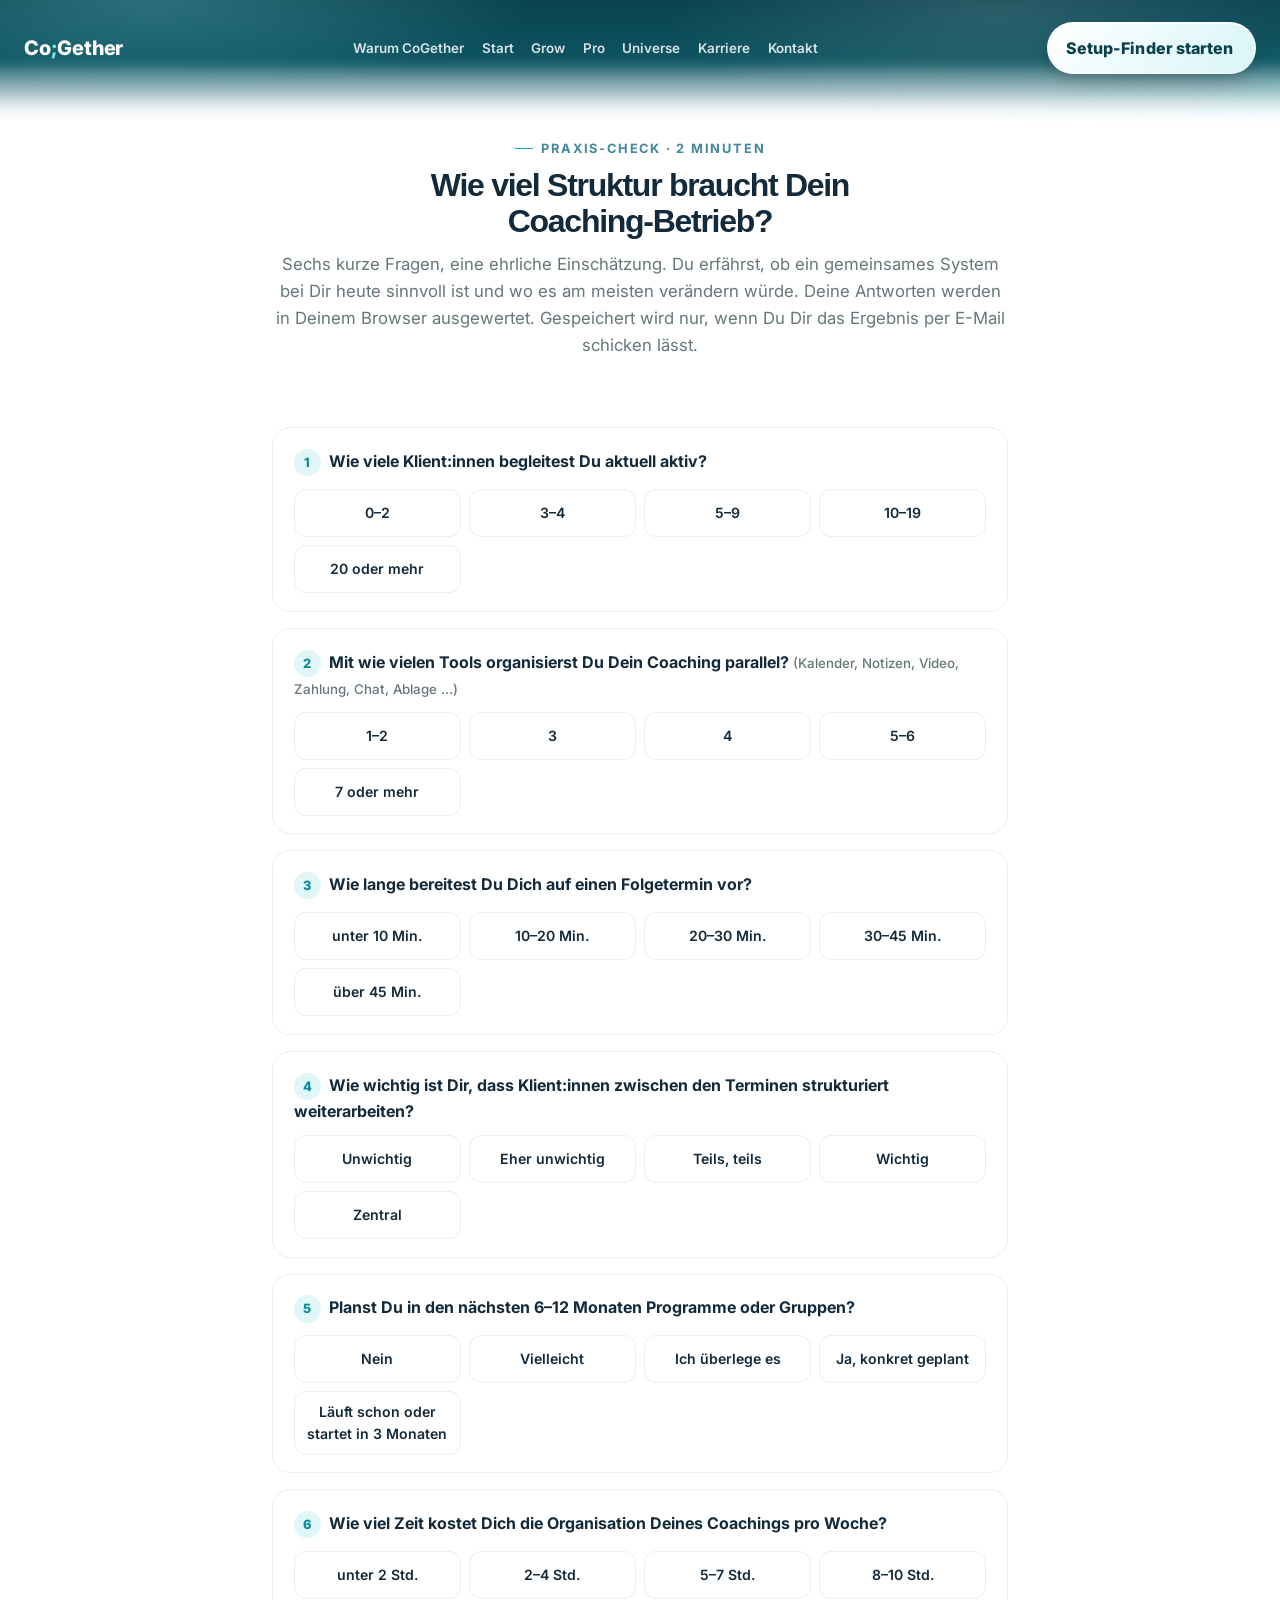
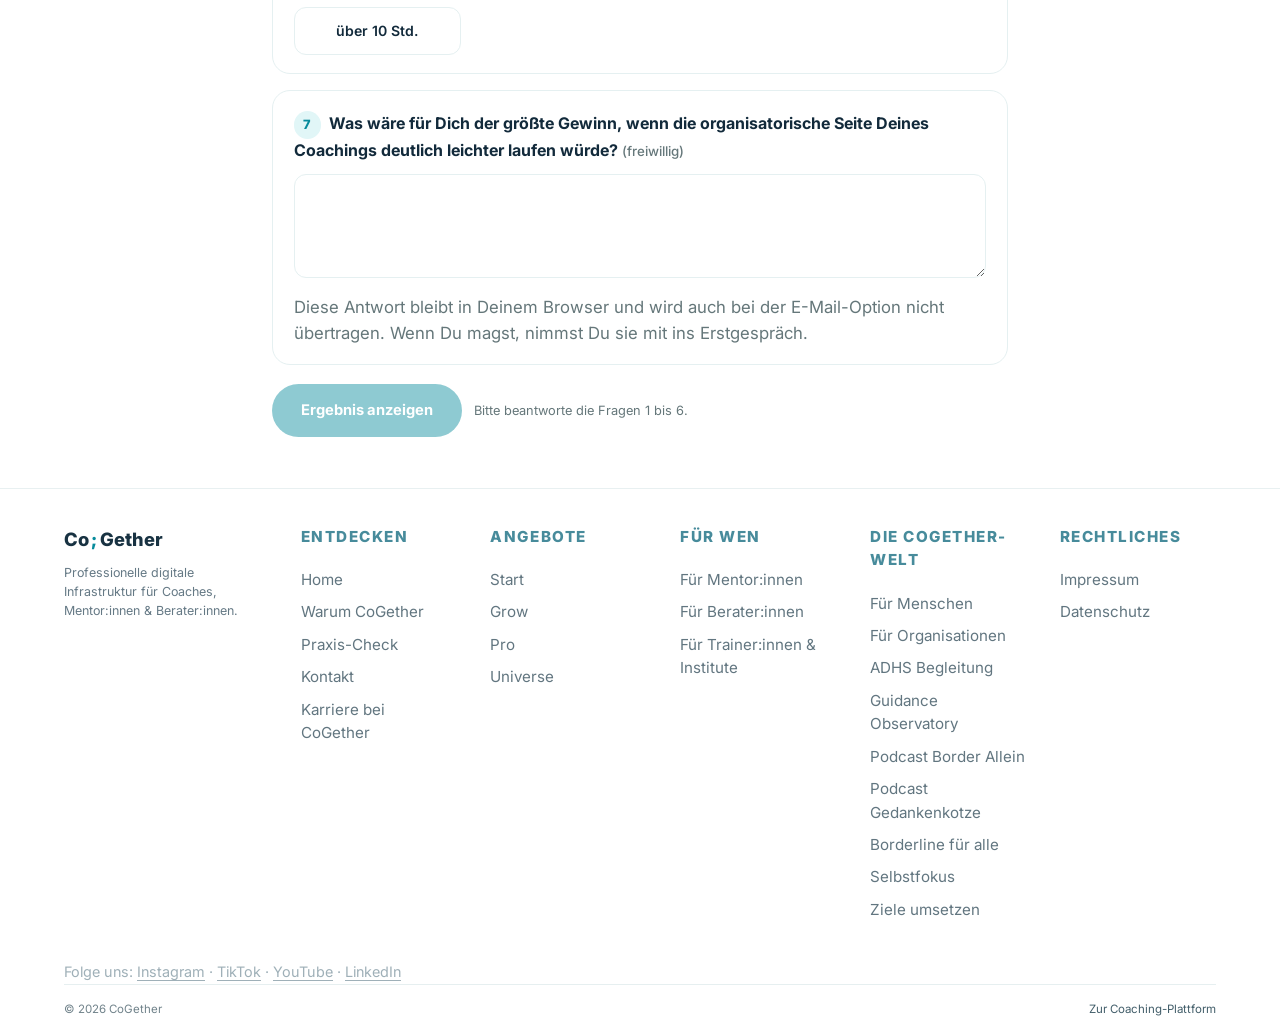
<file: praxis-check/index.html>
<!doctype html>
<html lang="de">
<head>
<meta charset="utf-8">
<meta name="viewport" content="width=device-width, initial-scale=1">
<title>Praxis-Check für Coaches: Wie viel Struktur braucht Dein Betrieb? | CoGether</title>
<meta name="description" content="Sechs kurze Fragen, zwei Minuten: Der Praxis-Check zeigt Dir ehrlich, ob und welches System für Deinen Coaching-Betrieb heute sinnvoll ist. Die Auswertung läuft in Deinem Browser. Gespeichert wird nur, wenn Du das Ergebnis per E-Mail anforderst.">
<meta property="og:locale" content="de_DE">
<meta property="og:type" content="website">
<meta property="og:site_name" content="CoGether Business">
<meta property="og:title" content="Praxis-Check für Coaches: Wie viel Struktur braucht Dein Betrieb?">
<meta property="og:description" content="Sechs kurze Fragen, zwei Minuten, eine ehrliche Einschätzung. Die Auswertung läuft in Deinem Browser. Gespeichert wird nur, wenn Du das Ergebnis per E-Mail anforderst.">
<meta property="og:url" content="https://cogether-software.de/praxis-check/">
<meta property="og:image" content="https://cogether-software.de/assets/img/og-business.png">
<meta property="og:image:width" content="1200">
<meta property="og:image:height" content="630">
<meta name="twitter:card" content="summary_large_image">
<link rel="icon" href="/favicon.svg" type="image/svg+xml"><link rel="icon" href="/favicon.ico" sizes="48x48"><link rel="apple-touch-icon" href="/apple-touch-icon.png"><link rel="canonical" href="https://cogether-software.de/praxis-check/">
<link rel="preconnect" href="https://fonts.googleapis.com">
<link rel="preconnect" href="https://fonts.gstatic.com" crossorigin>
<link href="https://fonts.googleapis.com/css2?family=Inter:wght@400;500;600;700;800&display=swap" rel="stylesheet">
<link rel="stylesheet" href="/assets/style.css?v=40">
<script type="application/ld+json">
{
  "@context": "https://schema.org",
  "@type": "WebPage",
  "name": "Praxis-Check für Coaches",
  "description": "Sechs kurze Fragen zu Klient:innen, Tools, Vorbereitung, Weiterarbeit zwischen Terminen, Programmen und Verwaltung. Ergebnis mit Einschätzung, ob ein System für den Coaching-Betrieb sinnvoll ist.",
  "url": "https://cogether-software.de/praxis-check/",
  "isPartOf": {"@type": "WebSite", "name": "CoGether Business", "url": "https://cogether-software.de/"}
}
</script>
<style>
  .pc-wrap{max-width:46rem;margin:0 auto}
  .pc-card{background:#fff;border:1px solid var(--sv2-border,#e5f0f1);border-radius:18px;padding:1.3rem 1.3rem 1.1rem;margin:0 0 1rem}
  .pc-card fieldset{border:0;margin:0;padding:0;min-width:0}
  .pc-card legend{padding:0;font-weight:700;color:var(--sv2-ink,#122a3b);font-size:1rem;line-height:1.4;margin:0 0 .8rem}
  .pc-num{display:inline-block;min-width:1.7rem;height:1.7rem;line-height:1.7rem;text-align:center;border-radius:50%;background:var(--sv2-cyan-tint,#e1f6f7);color:var(--sv2-cyan,#078b9c);font-size:.8rem;font-weight:800;margin-right:.5rem}
  .pc-opts{display:grid;grid-template-columns:repeat(auto-fit,minmax(9.2rem,1fr));gap:.5rem}
  .pc-opt{position:relative}
  .pc-opt input{position:absolute;opacity:0;inset:0;width:100%;height:100%;margin:0;cursor:pointer}
  .pc-opt span{display:flex;align-items:center;justify-content:center;text-align:center;min-height:3rem;padding:.55rem .7rem;border:1.5px solid var(--sv2-border,#e5f0f1);border-radius:12px;font-size:.88rem;font-weight:600;color:var(--sv2-ink,#122a3b);background:#fff;transition:.15s ease}
  .pc-opt input:hover + span{border-color:var(--sv2-cyan,#078b9c)}
  .pc-opt input:checked + span{border-color:var(--sv2-cyan,#078b9c);background:var(--sv2-cyan-tint,#e1f6f7);color:#055967}
  .pc-opt input:focus-visible + span{outline:3px solid rgba(7,139,156,.35);outline-offset:2px}
  .pc-card textarea{width:100%;min-height:6.5rem;padding:.8rem;border:1.5px solid var(--sv2-border,#e5f0f1);border-radius:12px;font:inherit;font-size:.92rem;color:var(--sv2-ink,#122a3b);resize:vertical}
  .pc-card textarea:focus{outline:3px solid rgba(7,139,156,.25);border-color:var(--sv2-cyan,#078b9c)}
  .pc-note{font-size:.8rem;color:var(--sv2-muted,#65777a);margin:.6rem 0 0}
  .pc-actions{display:flex;flex-wrap:wrap;gap:.8rem;align-items:center;margin:1.2rem 0 0}
  .pc-btn{display:inline-flex;align-items:center;justify-content:center;gap:.5rem;border:0;background:var(--sv2-cyan,#078b9c);color:#fff!important;padding:.95rem 1.8rem;border-radius:999px;font:inherit;font-weight:700;font-size:.92rem;cursor:pointer;text-decoration:none!important;transition:.2s ease}
  .pc-btn:hover{background:#066f7d}
  .pc-btn[disabled]{opacity:.45;cursor:not-allowed}
  .pc-btn--ghost{background:transparent;border:1.5px solid rgba(11,23,35,.2);color:var(--sv2-ink,#122a3b)!important}
  .pc-btn--ghost:hover{background:rgba(11,23,35,.05)}
  .pc-result{margin-top:1.6rem;scroll-margin-top:5rem}
  .pc-result[hidden]{display:none}
  .pc-res-card{background:var(--sv2-bg-soft,#f6fbfb);border:1px solid var(--sv2-border,#e5f0f1);border-radius:20px;padding:1.5rem}
  .pc-badge{display:inline-block;padding:.3rem .8rem;border-radius:999px;background:var(--sv2-cyan-tint,#e1f6f7);color:#055967;font-weight:800;font-size:.78rem;letter-spacing:.06em;text-transform:uppercase;margin:0 0 .7rem}
  .pc-res-card h2{font-family:Arial,Helvetica,sans-serif;font-weight:750;letter-spacing:-.03em;font-size:clamp(1.4rem,2.4vw,1.8rem);color:var(--sv2-ink,#122a3b);margin:0 0 .6rem;line-height:1.2}
  .pc-res-card h3{font-size:.95rem;margin:1.2rem 0 .4rem;color:var(--sv2-ink,#122a3b)}
  .pc-res-card p{margin:.4rem 0;color:var(--sv2-ink,#122a3b);font-size:.95rem;line-height:1.6}
  .pc-res-card ul{margin:.4rem 0 .4rem 1.1rem;padding:0;font-size:.95rem;line-height:1.6}
  .pc-own{background:#fff;border:1px solid var(--sv2-border,#e5f0f1);border-radius:12px;padding:.8rem 1rem;white-space:pre-wrap;font-size:.92rem}
  .pc-small{font-size:.8rem!important;color:var(--sv2-muted,#65777a)!important}
  @media(max-width:640px){.pc-card{padding:1.1rem 1rem}.pc-opts{grid-template-columns:1fr 1fr}.pc-btn{width:100%}}
</style>
</head>
<body>

<header class="site sv2-header">
  <div class="wrap">
    <a class="brand" href="/">Co<span>;</span>Gether <small>Für Coaches, Mentor:innen &amp; Berater:innen</small></a>
    <button class="navtoggle" aria-label="Menü öffnen" aria-expanded="false" id="navtoggle">☰</button>
    <nav class="mainnav" id="mainnav">
      <a href="/warum-cogether/">Warum CoGether</a>
      <a href="/start/">Start</a>
      <a href="/grow/">Grow</a>
      <a href="/pro/">Pro</a>
      <a href="/universe/">Universe</a>
      <a href="/vertrieb/">Karriere</a>
      <a href="/kontakt/">Kontakt</a>
    </nav>
    <a class="sv2-pill-cta js-qualifier-cta" href="#">Setup-Finder starten</a>
  </div>
</header>

<section class="sv2-section" style="padding-bottom:0">
  <div class="sv2-wrap pc-wrap" style="text-align:center">
    <span class="sv2-eyebrow" style="justify-content:center;display:inline-flex;width:100%">Praxis-Check · 2 Minuten</span>
    <h1 class="sv2-h2" style="max-width:24ch;margin-inline:auto">Wie viel Struktur braucht Dein Coaching-Betrieb?</h1>
    <p class="sv2-lead" style="margin-inline:auto">Sechs kurze Fragen, eine ehrliche Einschätzung. Du erfährst, ob ein gemeinsames System bei Dir heute sinnvoll ist und wo es am meisten verändern würde. Deine Antworten werden in Deinem Browser ausgewertet. Gespeichert wird nur, wenn Du Dir das Ergebnis per E-Mail schicken lässt.</p>
  </div>
</section>

<section class="sv2-section">
  <div class="sv2-wrap pc-wrap">
    <form id="pc-form" novalidate>

      <div class="pc-card"><fieldset>
        <legend><span class="pc-num">1</span>Wie viele Klient:innen begleitest Du aktuell aktiv?</legend>
        <div class="pc-opts">
          <label class="pc-opt"><input type="radio" name="q1" value="1"><span>0–2</span></label>
          <label class="pc-opt"><input type="radio" name="q1" value="2"><span>3–4</span></label>
          <label class="pc-opt"><input type="radio" name="q1" value="3"><span>5–9</span></label>
          <label class="pc-opt"><input type="radio" name="q1" value="4"><span>10–19</span></label>
          <label class="pc-opt"><input type="radio" name="q1" value="5"><span>20 oder mehr</span></label>
        </div>
      </fieldset></div>

      <div class="pc-card"><fieldset>
        <legend><span class="pc-num">2</span>Mit wie vielen Tools organisierst Du Dein Coaching parallel? <small style="font-weight:500;color:var(--sv2-muted,#65777a)">(Kalender, Notizen, Video, Zahlung, Chat, Ablage …)</small></legend>
        <div class="pc-opts">
          <label class="pc-opt"><input type="radio" name="q2" value="1"><span>1–2</span></label>
          <label class="pc-opt"><input type="radio" name="q2" value="2"><span>3</span></label>
          <label class="pc-opt"><input type="radio" name="q2" value="3"><span>4</span></label>
          <label class="pc-opt"><input type="radio" name="q2" value="4"><span>5–6</span></label>
          <label class="pc-opt"><input type="radio" name="q2" value="5"><span>7 oder mehr</span></label>
        </div>
      </fieldset></div>

      <div class="pc-card"><fieldset>
        <legend><span class="pc-num">3</span>Wie lange bereitest Du Dich auf einen Folgetermin vor?</legend>
        <div class="pc-opts">
          <label class="pc-opt"><input type="radio" name="q3" value="1"><span>unter 10 Min.</span></label>
          <label class="pc-opt"><input type="radio" name="q3" value="2"><span>10–20 Min.</span></label>
          <label class="pc-opt"><input type="radio" name="q3" value="3"><span>20–30 Min.</span></label>
          <label class="pc-opt"><input type="radio" name="q3" value="4"><span>30–45 Min.</span></label>
          <label class="pc-opt"><input type="radio" name="q3" value="5"><span>über 45 Min.</span></label>
        </div>
      </fieldset></div>

      <div class="pc-card"><fieldset>
        <legend><span class="pc-num">4</span>Wie wichtig ist Dir, dass Klient:innen zwischen den Terminen strukturiert weiterarbeiten?</legend>
        <div class="pc-opts">
          <label class="pc-opt"><input type="radio" name="q4" value="1"><span>Unwichtig</span></label>
          <label class="pc-opt"><input type="radio" name="q4" value="2"><span>Eher unwichtig</span></label>
          <label class="pc-opt"><input type="radio" name="q4" value="3"><span>Teils, teils</span></label>
          <label class="pc-opt"><input type="radio" name="q4" value="4"><span>Wichtig</span></label>
          <label class="pc-opt"><input type="radio" name="q4" value="5"><span>Zentral</span></label>
        </div>
      </fieldset></div>

      <div class="pc-card"><fieldset>
        <legend><span class="pc-num">5</span>Planst Du in den nächsten 6–12 Monaten Programme oder Gruppen?</legend>
        <div class="pc-opts">
          <label class="pc-opt"><input type="radio" name="q5" value="1"><span>Nein</span></label>
          <label class="pc-opt"><input type="radio" name="q5" value="2"><span>Vielleicht</span></label>
          <label class="pc-opt"><input type="radio" name="q5" value="3"><span>Ich überlege es</span></label>
          <label class="pc-opt"><input type="radio" name="q5" value="4"><span>Ja, konkret geplant</span></label>
          <label class="pc-opt"><input type="radio" name="q5" value="5"><span>Läuft schon oder startet in 3 Monaten</span></label>
        </div>
      </fieldset></div>

      <div class="pc-card"><fieldset>
        <legend><span class="pc-num">6</span>Wie viel Zeit kostet Dich die Organisation Deines Coachings pro Woche?</legend>
        <div class="pc-opts">
          <label class="pc-opt"><input type="radio" name="q6" value="1"><span>unter 2 Std.</span></label>
          <label class="pc-opt"><input type="radio" name="q6" value="2"><span>2–4 Std.</span></label>
          <label class="pc-opt"><input type="radio" name="q6" value="3"><span>5–7 Std.</span></label>
          <label class="pc-opt"><input type="radio" name="q6" value="4"><span>8–10 Std.</span></label>
          <label class="pc-opt"><input type="radio" name="q6" value="5"><span>über 10 Std.</span></label>
        </div>
      </fieldset></div>

      <div class="pc-card">
        <label for="pc-open" style="display:block;font-weight:700;color:var(--sv2-ink,#122a3b);margin:0 0 .8rem;line-height:1.4"><span class="pc-num">7</span>Was wäre für Dich der größte Gewinn, wenn die organisatorische Seite Deines Coachings deutlich leichter laufen würde? <small style="font-weight:500;color:var(--sv2-muted,#65777a)">(freiwillig)</small></label>
        <textarea id="pc-open" maxlength="1500" autocomplete="off"></textarea>
        <p class="pc-note">Diese Antwort bleibt in Deinem Browser und wird auch bei der E-Mail-Option nicht übertragen. Wenn Du magst, nimmst Du sie mit ins Erstgespräch.</p>
      </div>

      <div class="pc-actions">
        <button type="submit" class="pc-btn" id="pc-submit" disabled>Ergebnis anzeigen</button>
        <span class="pc-note" id="pc-hint" style="margin:0">Bitte beantworte die Fragen 1 bis 6.</span>
      </div>
    </form>

    <div class="pc-result" id="pc-result" hidden tabindex="-1" aria-live="polite"></div>
  </div>
</section>

<footer class="sv2-footer">
  <div class="sv2-wrap sv2-footer__main">
    <div class="sv2-footer__brand-block">
      <div class="sv2-footer__brand">Co<span>;</span>Gether</div>
      <p class="sv2-footer__tag">Professionelle digitale Infrastruktur für Coaches, Mentor:innen &amp; Berater:innen.</p>
    </div>
    <div class="sv2-footer__col">
      <span class="sv2-footer__label">Entdecken</span>
      <a href="/">Home</a>
      <a href="/warum-cogether/">Warum CoGether</a>
      <a href="/praxis-check/">Praxis-Check</a>
      <a href="/kontakt/">Kontakt</a>
      <a href="/vertrieb/">Karriere bei CoGether</a>
    </div>
    <div class="sv2-footer__col">
      <span class="sv2-footer__label">Angebote</span>
      <a href="/start/">Start</a>
      <a href="/grow/">Grow</a>
      <a href="/pro/">Pro</a>
      <a href="/universe/">Universe</a>
    </div>
    <div class="sv2-footer__col">
      <span class="sv2-footer__label">Für wen</span>
      <a href="/mentoring-software/">Für Mentor:innen</a>
      <a href="/software-fuer-berater/">Für Berater:innen</a>
      <a href="/software-fuer-trainer-und-institute/">Für Trainer:innen &amp; Institute</a>
    </div>
    <div class="sv2-footer__col">
      <span class="sv2-footer__label">Die CoGether-Welt</span>
      <a href="https://cogether.de/">Für Menschen</a>
      <a href="https://business.cogether.de/">Für Organisationen</a>
      <a href="https://adhsbegleitung.de/">ADHS Begleitung</a>
      <a href="https://guidanceobservatory.com/">Guidance Observatory</a>
      <a href="https://borderallein.de/podcast/">Podcast Border Allein</a>
      <a href="https://gedankenkotze.de/">Podcast Gedankenkotze</a>
      <a href="https://xn--borderlinefralle-tzb.de/">Borderline für alle</a>
      <a href="https://selbstfokus.de/">Selbstfokus</a>
      <a href="https://zieleumsetzen.de/">Ziele umsetzen</a>
    </div>
    <div class="sv2-footer__col">
      <span class="sv2-footer__label">Rechtliches</span>
      <a href="https://cogether.de/impressum/">Impressum</a>
      <a href="https://cogether.de/datenschutz/">Datenschutz</a>
    </div>
  </div>
  <div class="sv2-wrap"><p class="soc-row">Folge uns: <a href="https://www.instagram.com/cogether_official" target="_blank" rel="noopener">Instagram</a><span aria-hidden="true"> · </span><a href="https://www.tiktok.com/@borderallein_official" target="_blank" rel="noopener">TikTok</a><span aria-hidden="true"> · </span><a href="https://www.youtube.com/@cogether" target="_blank" rel="noopener">YouTube</a><span aria-hidden="true"> · </span><a href="https://de.linkedin.com/in/cogether" target="_blank" rel="noopener">LinkedIn</a></p></div>
  <div class="sv2-wrap sv2-footer__bottom">
    <span>© <span id="y"></span> CoGether</span>
    <nav>
      <a href="https://cogether.de/">Zur Coaching-Plattform</a>
    </nav>
  </div>
</footer>

<script src="/assets/sv2-reveal.js?v=1"></script>
<script>
document.getElementById('y').textContent = new Date().getFullYear();
document.getElementById('navtoggle').addEventListener('click', function(){
  var nav = document.getElementById('mainnav');
  var open = nav.classList.toggle('open');
  this.setAttribute('aria-expanded', open ? 'true' : 'false');
});
</script>
<script>
/* Praxis-Check: Auswertung im Browser. Übertragen wird nur auf Wunsch (E-Mail-Option): E-Mail, Stufe, Größe, Herkunft; nie der Freitext. */
(function(){
  var form = document.getElementById('pc-form');
  var btn = document.getElementById('pc-submit');
  var hint = document.getElementById('pc-hint');
  var res = document.getElementById('pc-result');
  var names = ['q1','q2','q3','q4','q5','q6'];
  var BOOK = 'https://cogether-software.de/erstgespraech/';
  var ARTICLE = 'https://cogether.de/wissen/was-ist-coaching-software/';

  var LEVERS = {
    q6: 'Die Verwaltung: Sie nimmt bei Dir viel Raum ein. Hier kann ein gemeinsames System am meisten Zeit zurückgeben.',
    q3: 'Die Vorbereitung auf Folgetermine: Wenn Notizen und Unterlagen verstreut liegen, kostet jede Session Zeit vor dem Gespräch.',
    q2: 'Dein Tool-Mix: Je mehr Werkzeuge nebeneinander laufen, desto mehr Pflege und desto mehr Datenschutz-Aufwand entsteht.',
    q4: 'Die Weiterarbeit zwischen den Terminen: Hier entscheidet sich, ob Begleitung nach dem Gespräch weiterwirkt.',
    q5: 'Programme und Gruppen: Mit einer klaren Struktur, bevor es unübersichtlich wird, wächst Du ruhiger.'
  };
  var ORDER = ['q6','q3','q2','q4','q5'];

  function val(n){ var el = form.querySelector('input[name="'+n+'"]:checked'); return el ? parseInt(el.value, 10) : 0; }
  function allAnswered(){ return names.every(function(n){ return val(n) > 0; }); }
  function sync(){ var ok = allAnswered(); btn.disabled = !ok; hint.style.display = ok ? 'none' : ''; }
  form.addEventListener('change', sync);
  sync();

  function el(tag, cls, text){ var e = document.createElement(tag); if (cls) e.className = cls; if (text) e.textContent = text; return e; }
  function link(text, href, cls){ var a = el('a', cls, text); a.href = href; return a; }

  form.addEventListener('submit', function(ev){
    ev.preventDefault();
    if (!allAnswered()) { return; }
    var v = {}, sum = 0;
    names.forEach(function(n){ v[n] = val(n); sum += v[n]; });
    var band = sum >= 25 ? 'hoch' : (sum >= 18 ? 'gut' : 'gering');
    var own = document.getElementById('pc-open').value.trim();

    var card = el('div', 'pc-res-card');
    var badge = el('p', 'pc-badge', band === 'hoch' ? 'Sehr hoher Fit' : (band === 'gut' ? 'Guter Fit' : 'Eher geringer Fit'));
    card.appendChild(badge);
    var h = el('h2', '', band === 'hoch' ? 'Bei Dir lohnt sich ein gemeinsames System sehr wahrscheinlich.' : (band === 'gut' ? 'Bei Dir gibt es deutliche Reibung, aber noch keinen Dauerdruck.' : 'Heute reicht Dir vermutlich noch eine einfache Lösung.'));
    card.appendChild(h);
    card.appendChild(el('p', '', 'Du hast ' + sum + ' von 30 Punkten. ' + (band === 'hoch'
      ? 'Du bist in der Phase, in der ein System am meisten Zeit und Ruhe zurückgeben kann.'
      : (band === 'gut'
        ? 'Ein System lohnt sich vor allem dann, wenn Du ohnehin wachsen willst.'
        : 'Wenn Dein Betrieb wächst, lohnt sich ein neuer Blick. Bis dahin brauchst Du nicht mehr Technik, als Du hast.'))));

    var levers = ORDER.filter(function(k){ return v[k] >= 4; }).slice(0, 2);
    card.appendChild(el('h3', '', 'Wo es bei Dir am meisten verändern kann'));
    if (levers.length) {
      var ul = el('ul');
      levers.forEach(function(k){ ul.appendChild(el('li', '', LEVERS[k])); });
      card.appendChild(ul);
    } else {
      card.appendChild(el('p', '', 'Bei keiner Frage zeigt sich gerade ein großer Druck. Das ist ein gutes Zeichen.'));
    }

    if (band !== 'gering') {
      card.appendChild(el('h3', '', 'Orientierung zur Stufe'));
      var start = v.q1 <= 3 && v.q5 <= 3;
      card.appendChild(el('p', '', start
        ? 'Für Deinen Einstieg passt wahrscheinlich START (129 €/Monat, einmalige Einrichtung 690 €).'
        : 'Bei Deiner Kundenzahl und Deinen Plänen passt wahrscheinlich GROW (199 €/Monat, einmalige Einrichtung 1.490 €), weil Du mit Programmen und Gruppen wächst.'));
      card.appendChild(el('p', 'pc-small', 'Das ist eine Orientierung, kein Angebot. Arbeitest Du mit mehreren Coaches oder Bereichen, schauen wir im Erstgespräch auch auf PRO oder UNIVERSE.'));
    }

    if (own) {
      card.appendChild(el('h3', '', 'Deine Antwort auf die Frage nach dem größten Gewinn'));
      var ownBox = el('div', 'pc-own'); ownBox.textContent = own; card.appendChild(ownBox);
      var copy = el('button', 'pc-btn pc-btn--ghost', 'Antwort kopieren'); copy.type = 'button'; copy.style.marginTop = '.7rem';
      copy.addEventListener('click', function(){
        function done(){ copy.textContent = 'Kopiert'; }
        if (navigator.clipboard && navigator.clipboard.writeText) { navigator.clipboard.writeText(own).then(done, done); } else { done(); }
      });
      card.appendChild(copy);
      card.appendChild(el('p', 'pc-small', 'Sie ist nirgends gespeichert. Nimm sie mit, wenn Du ein Erstgespräch buchst.'));
    }

    if (band !== 'gering') {
      var tierKey = start ? 'start' : 'grow';
      var sizeKey = v.q1 <= 1 ? 'solo' : (v.q1 <= 3 ? 'small' : 'group');
      var openedAt = Date.now();
      var mf = el('form', 'pc-mail'); mf.noValidate = true; mf.style.marginTop = '1.2rem';
      mf.innerHTML = '<h3>Ergebnis per E-Mail erhalten</h3>' +
        '<p class="pc-small">Optional. Du bekommst Deine Kurzauswertung mit der passenden Stufe und dem Link dazu.</p>' +
        '<input type="email" name="email" autocomplete="email" placeholder="Deine E-Mail-Adresse" required style="width:100%;padding:.7rem .9rem;border:1px solid #cfe0e2;border-radius:10px;font:inherit;margin:.4rem 0">' +
        '<div style="position:absolute;left:-9999px" aria-hidden="true"><input type="text" name="website" tabindex="-1" autocomplete="off"></div>' +
        '<label class="pc-small" style="display:block;margin:.4rem 0"><input type="checkbox" name="consent" value="1"> Ich möchte mein Ergebnis per E-Mail erhalten. Das CoGether-Team darf mich dazu einmalig persönlich kontaktieren. Es gilt die <a href="https://cogether.de/datenschutz/" target="_blank" rel="noopener">Datenschutzerklärung</a>.</label>' +
        '<label class="pc-small" style="display:block;margin:.4rem 0"><input type="checkbox" name="sequence" value="1"> Optional: Ich möchte zusätzlich vier kurze Mails zum Paket in den nächsten zehn Tagen erhalten. Ich bestätige das per Link in einer Mail und kann mich jederzeit abmelden.</label>' +
        '<button type="submit" class="pc-btn pc-btn--ghost">Ergebnis senden</button><p class="pc-small pc-mailmsg" role="status"></p>';
      mf.addEventListener('submit', function(e){
        e.preventDefault();
        var msg = mf.querySelector('.pc-mailmsg'), b = mf.querySelector('button');
        var email = mf.email.value.trim();
        if (email.indexOf('@') < 1 || email.indexOf('.') < 0) { msg.textContent = 'Bitte gib eine gültige E-Mail-Adresse ein.'; return; }
        if (!mf.consent.checked) { msg.textContent = 'Bitte stimme dem Datenschutzhinweis zu.'; return; }
        var seq = mf.sequence.checked;
        b.disabled = true; msg.textContent = 'Wird gesendet …';
        var q = new URLSearchParams(location.search);
        var body = new URLSearchParams({email: email, tier: tierKey, size: sizeKey, consent: '1', sequence: seq ? '1' : '', website: mf.website.value, ts: String(openedAt),
          utm_source: q.get('utm_source') || 'praxis-check', utm_medium: q.get('utm_medium') || 'selbstcheck', utm_campaign: q.get('utm_campaign') || 'coach-check', ref: document.referrer || '', page: location.href.slice(0, 300)});
        fetch('https://cogether.de/wp-json/cogether/v1/funnel/finder', {method: 'POST', body: body, mode: 'cors'})
          .then(function(r){ return r.json().catch(function(){ return {}; }).then(function(j){ return {status: r.status, json: j}; }); })
          .then(function(x){
            if (x.json && x.json.ok) { mf.innerHTML = '<p><strong>Danke!</strong> Wir haben Dir Dein Ergebnis per E-Mail geschickt.' + (seq ? ' Bitte bestätige außerdem in der zweiten Mail Deine Anmeldung zur Mail-Folge.' : '') + ' Schau auch im Spam-Ordner nach, falls nichts ankommt.</p>'; }
            else { b.disabled = false; msg.textContent = x.status === 429 ? 'Zu viele Versuche. Bitte warte kurz.' : 'Das hat leider nicht geklappt. Bitte prüfe die Angaben oder buche direkt einen Termin.'; }
          })
          .catch(function(){ b.disabled = false; msg.textContent = 'Verbindung fehlgeschlagen. Bitte versuche es erneut oder buche direkt einen Termin.'; });
      });
      card.appendChild(mf);
    }

    var utm = '?utm_source=praxis-check&utm_medium=selbstcheck&utm_campaign=coach-check&utm_content=fit-' + band;
    var acts = el('div', 'pc-actions');
    if (band === 'gering') {
      acts.appendChild(link('Mehr zu Coaching-Software lesen', ARTICLE, 'pc-btn'));
      acts.appendChild(link('Trotzdem sprechen: Erstgespräch', BOOK + utm, 'pc-btn pc-btn--ghost'));
    } else {
      acts.appendChild(link('Kostenloses Erstgespräch buchen', BOOK + utm, 'pc-btn'));
      acts.appendChild(link('Pakete ansehen', '/#preise', 'pc-btn pc-btn--ghost'));
    }
    card.appendChild(acts);
    card.appendChild(el('p', 'pc-small', 'Das Erstgespräch dauert 30 Minuten, ist kostenfrei und unverbindlich, per Video.'));

    var again = el('button', 'pc-btn pc-btn--ghost', 'Nochmal von vorn'); again.type = 'button'; again.style.marginTop = '1rem';
    again.addEventListener('click', function(){ form.reset(); res.hidden = true; res.innerHTML = ''; sync(); window.scrollTo({top: 0, behavior: 'smooth'}); });
    card.appendChild(again);

    res.innerHTML = '';
    res.appendChild(card);
    res.hidden = false;
    res.scrollIntoView({behavior: 'smooth', block: 'start'});
    res.focus({preventScroll: true});
  });
})();
</script>
<script src="/assets/qualifier-modal.js?v=3" defer></script>
<script>/* CoGether Herkunftsmessung: ohne Cookies, ohne Speicherung im Browser; nur beim Einstieg von aussen */(function(){try{var r=document.referrer,h="";try{h=r?new URL(r).host:""}catch(e){}var q=new URLSearchParams(location.search);if(h===location.host&&!q.get("utm_source"))return;var id=crypto.randomUUID?crypto.randomUUID():"10000000-1000-4000-8000-100000000000".replace(/[018]/g,function(c){return(c^crypto.getRandomValues(new Uint8Array(1))[0]&15>>c/4).toString(16)});var p=new URLSearchParams({url:location.href,ref:r,vid:id});["utm_source","utm_medium","utm_campaign","utm_content","utm_term"].forEach(function(k){var x=q.get(k);if(x)p.set(k,x)});navigator.sendBeacon("https://cogether.de/wp-json/cogether/v1/growth/beacon?"+p.toString())}catch(e){}})();</script>
<script>(function(){try{if(navigator.doNotTrack==='1'||navigator.globalPrivacyControl)return;navigator.sendBeacon('https://cogether.de/wp-json/cogether/v1/pv',new Blob([JSON.stringify({p:'software',u:location.pathname})],{type:'text/plain'}))}catch(e){}})();</script></body>
</html>
</file>
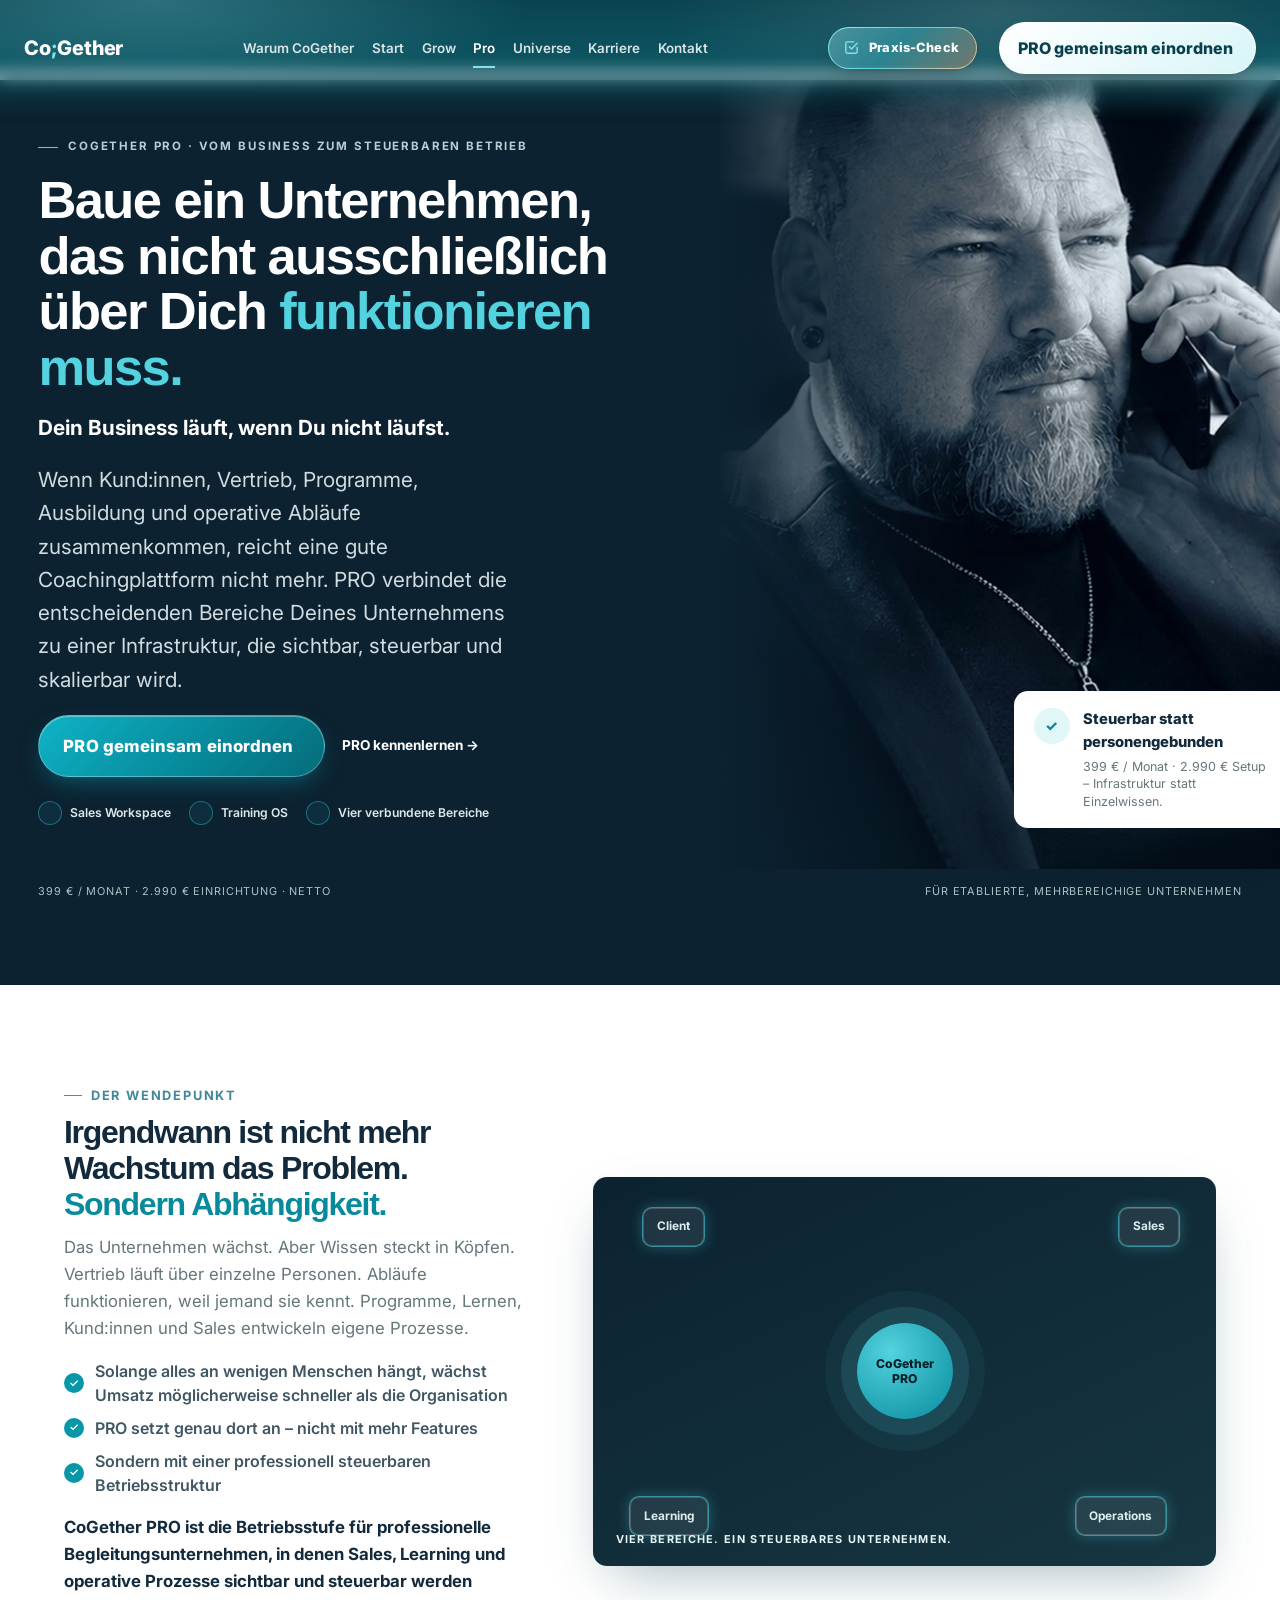
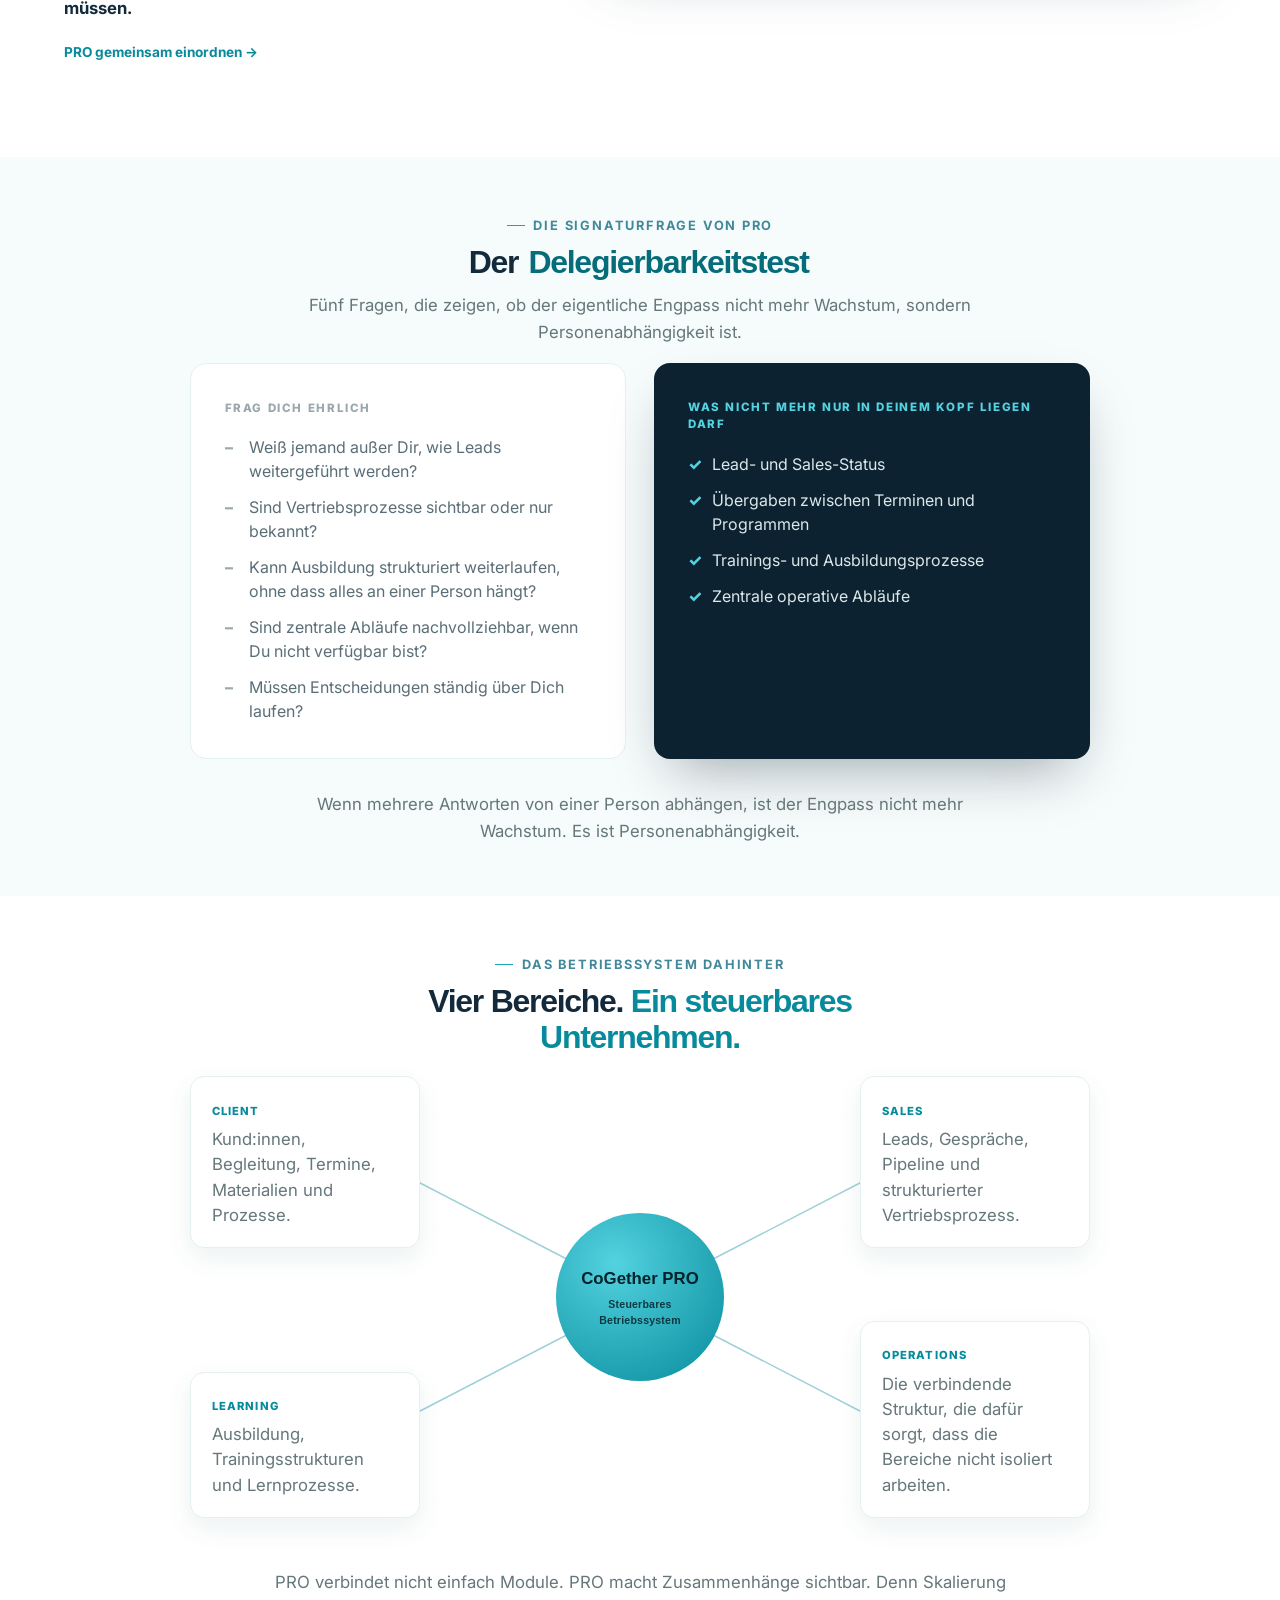
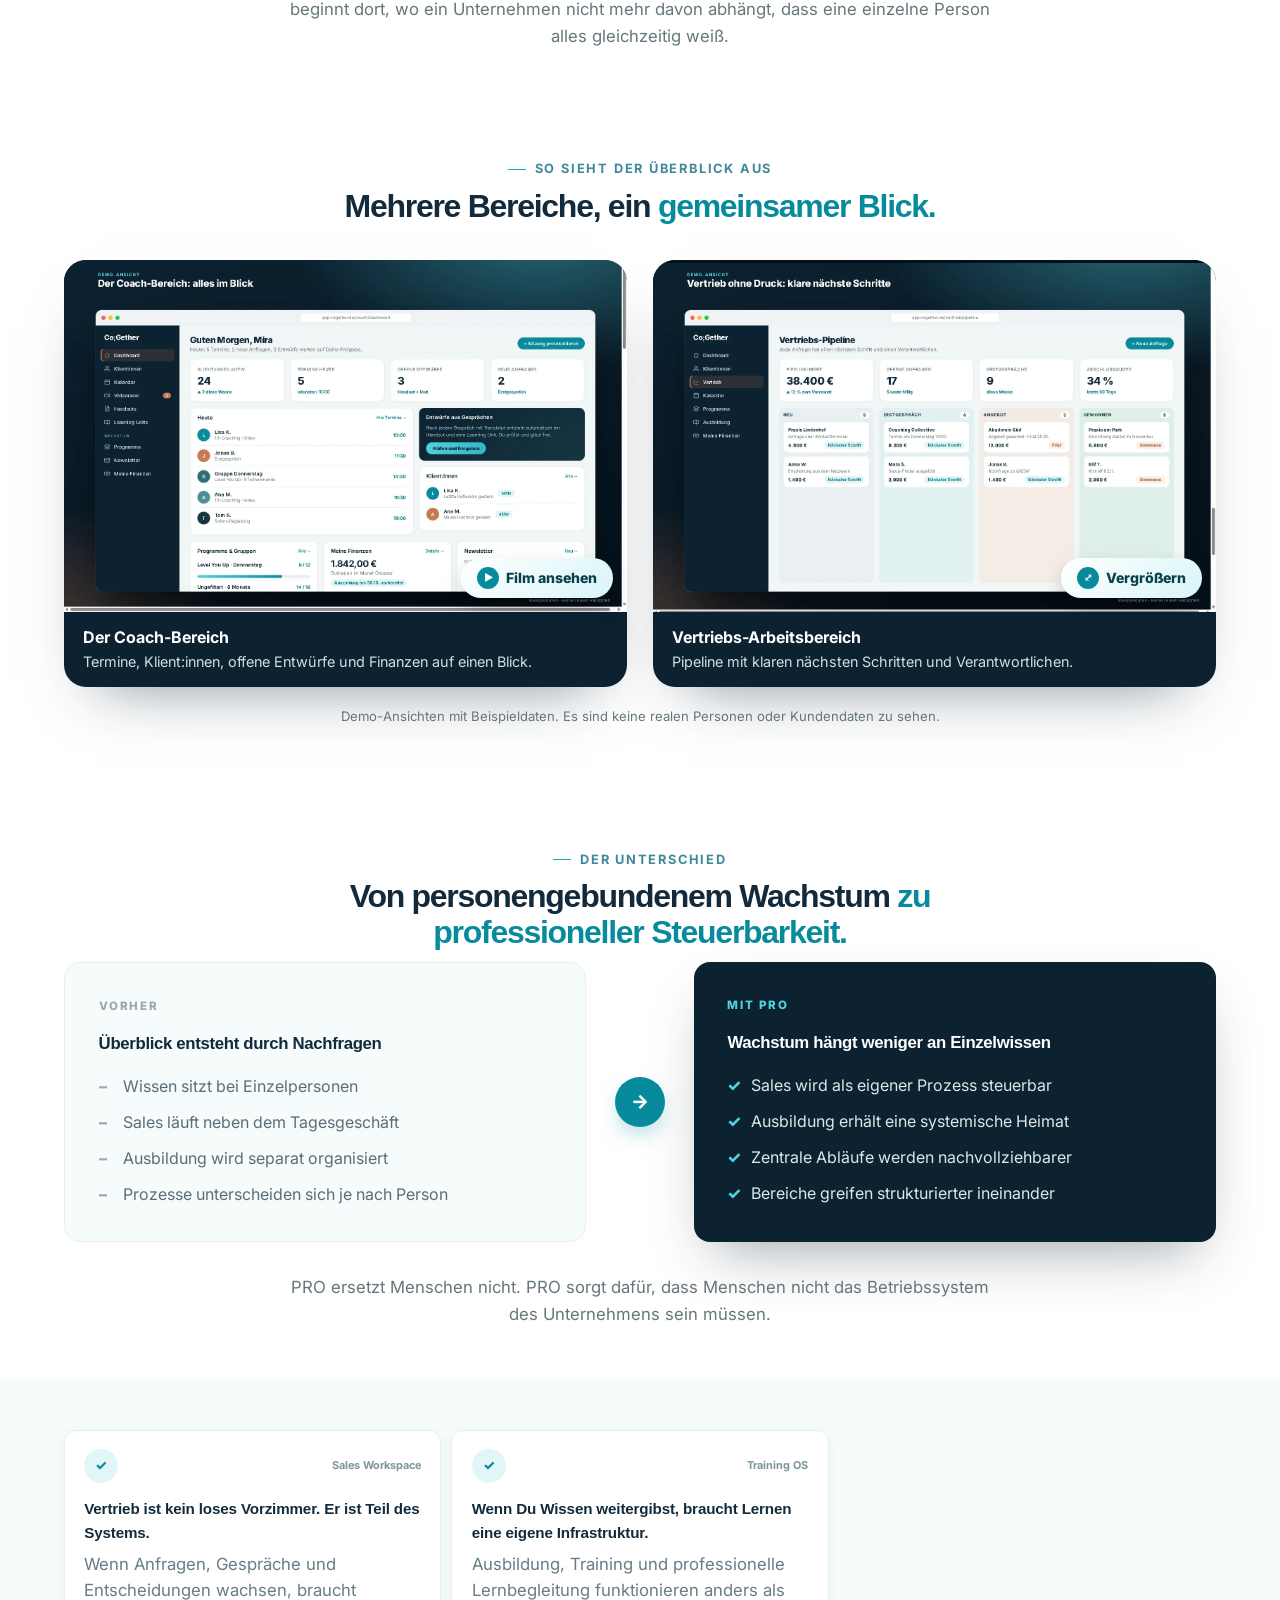
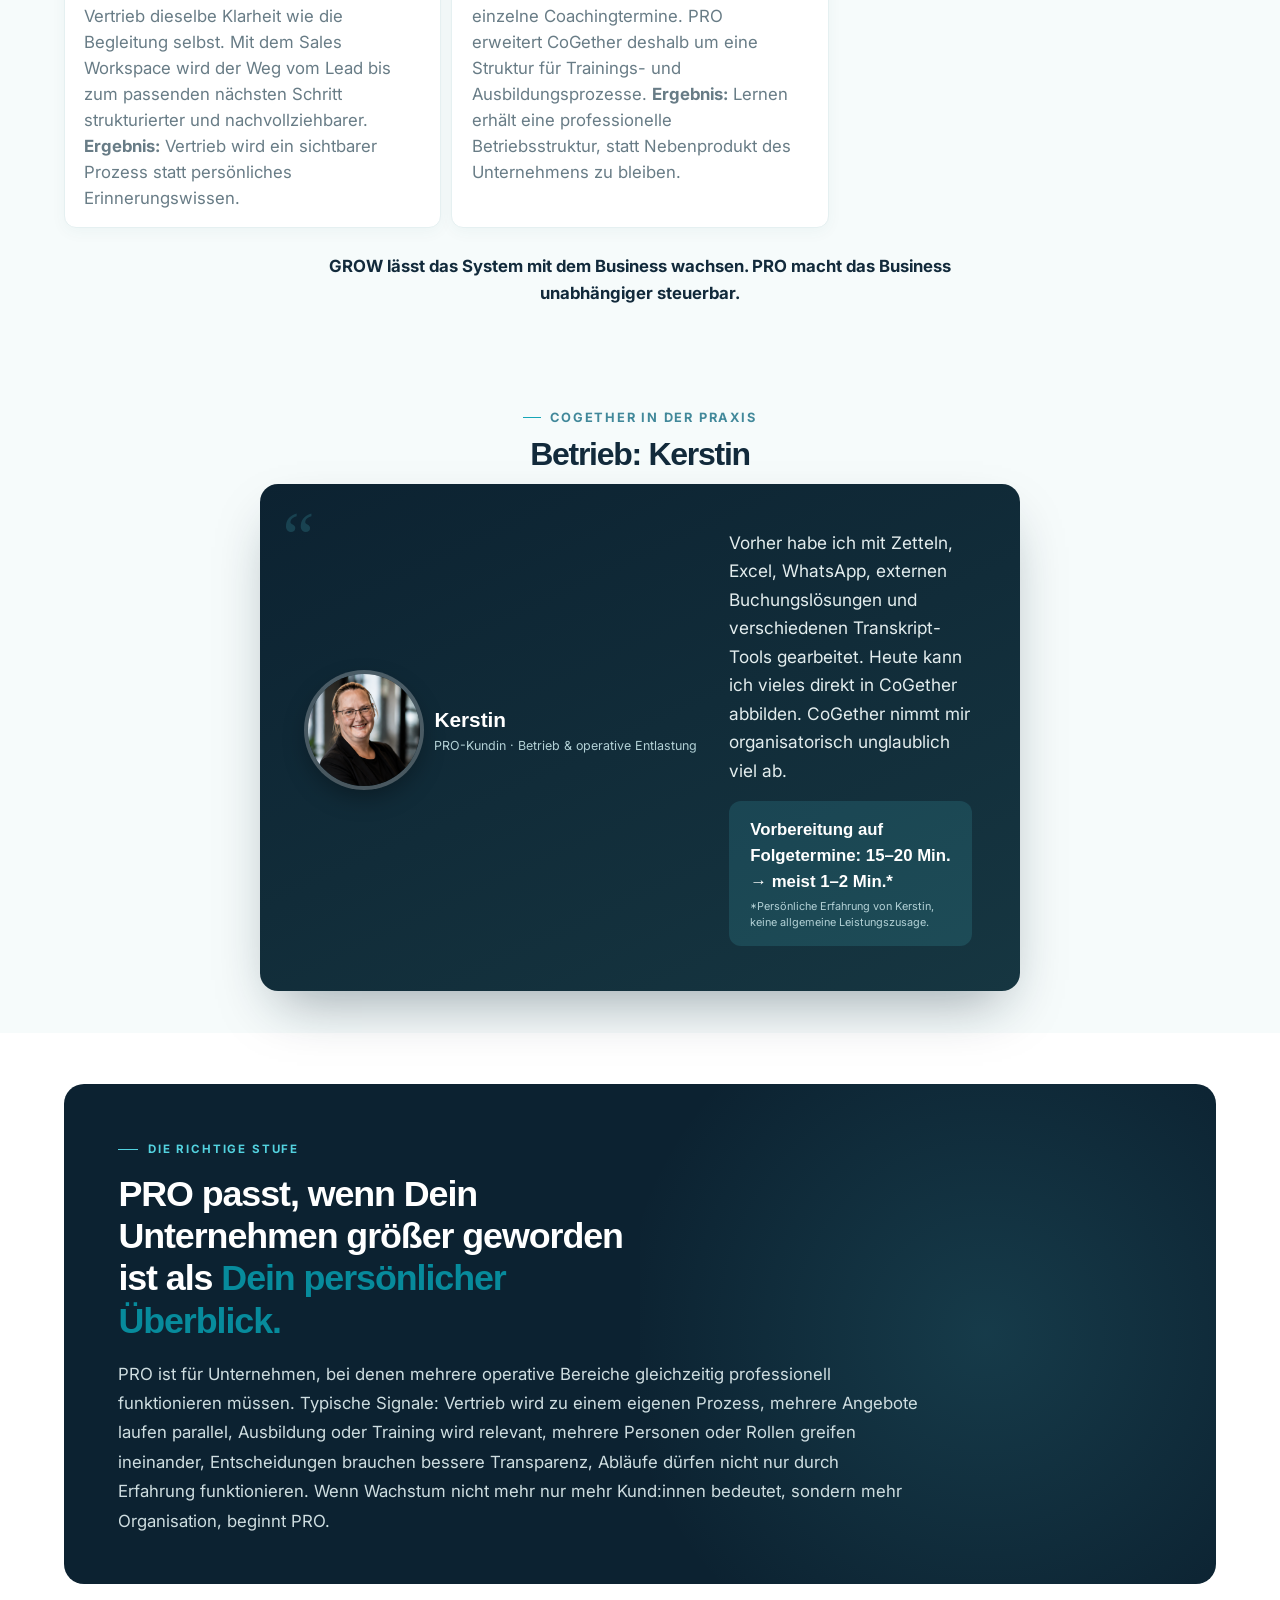
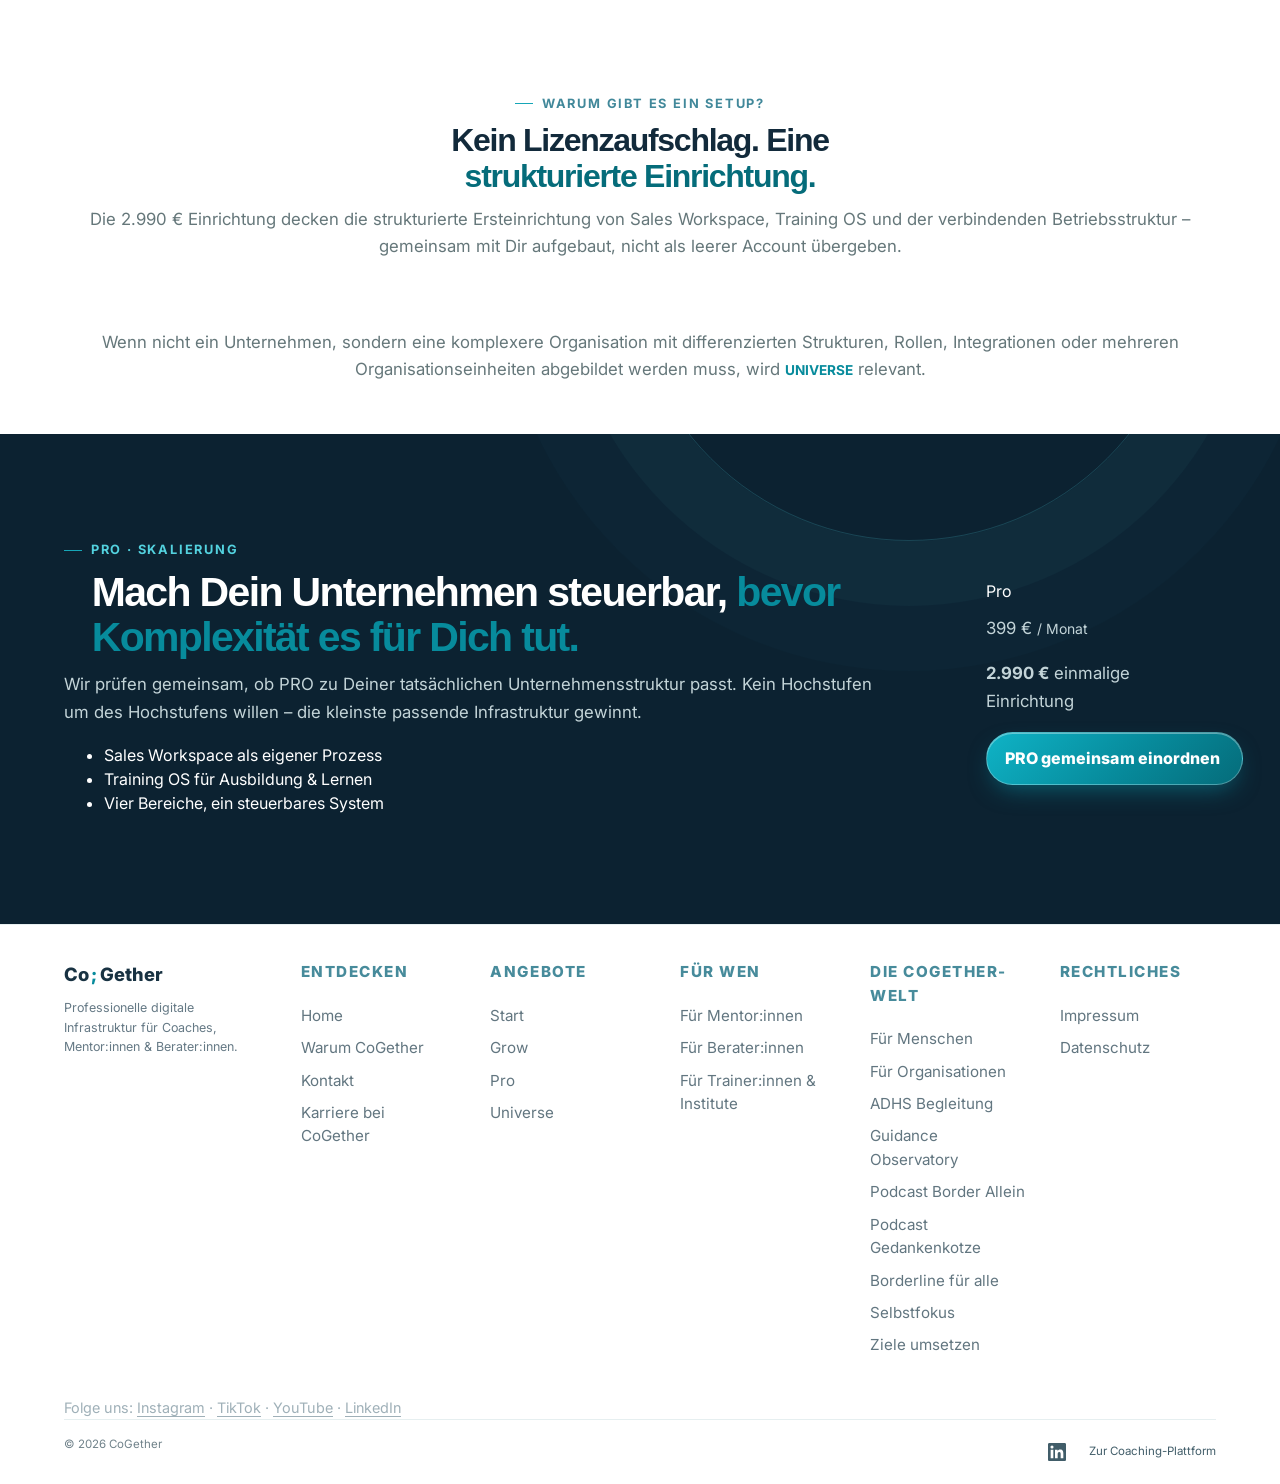
<file: pro/index.html>
<!doctype html>
<html lang="de">
<head>
<meta charset="utf-8">
<meta name="viewport" content="width=device-width, initial-scale=1">
<title>Coaching Business Software mit Vertrieb – PRO | CoGether</title>
<meta name="description" content="Coaching Business Software mit Sales Workspace und Training OS: delegierbare Prozesse statt Personenabhängigkeit. Ab 399 €/Monat, Einrichtung ab 2.990 €."><!-- seo-pass:start -->
<meta property="og:locale" content="de_DE">
<meta property="og:type" content="website">
<meta property="og:site_name" content="CoGether Business">
<meta property="og:title" content="Coaching Business Software mit Vertrieb – PRO | CoGether">
<meta property="og:description" content="Coaching Business Software mit Sales Workspace und Training OS: delegierbare Prozesse statt Personenabhängigkeit. Ab 399 €/Monat, Einrichtung ab 2.990 €.">
<meta property="og:url" content="https://cogether-software.de/pro/">
<meta property="og:image" content="https://cogether-software.de/assets/img/og-business.png">
<meta property="og:image:width" content="1200">
<meta property="og:image:height" content="630">
<meta property="og:image:alt" content="CoGether – Coaching Software für Coaches, Mentor:innen und Berater:innen">
<meta name="twitter:card" content="summary_large_image">
<meta name="twitter:title" content="Coaching Business Software mit Vertrieb – PRO | CoGether">
<meta name="twitter:description" content="Coaching Business Software mit Sales Workspace und Training OS: delegierbare Prozesse statt Personenabhängigkeit. Ab 399 €/Monat, Einrichtung ab 2.990 €.">
<meta name="twitter:image" content="https://cogether-software.de/assets/img/og-business.png">
<!-- seo-pass:end -->

<link rel="icon" href="/favicon.svg" type="image/svg+xml"><link rel="icon" href="/favicon.ico" sizes="48x48"><link rel="apple-touch-icon" href="/apple-touch-icon.png"><link rel="canonical" href="https://cogether-software.de/pro/">
<link rel="preconnect" href="https://fonts.googleapis.com">
<link rel="preconnect" href="https://fonts.gstatic.com" crossorigin>
<link href="https://fonts.googleapis.com/css2?family=Inter:wght@400;500;600;700;800&display=swap" rel="stylesheet">
<link rel="stylesheet" href="/assets/style.css?v=40">
<script type="application/ld+json">
{
  "@context": "https://schema.org",
  "@type": "Product",
  "name": "CoGether PRO",
  "description": "Coaching Business Software mit Sales Workspace und Training OS für Coaching-Unternehmen mit mehreren operativen Bereichen.",
  "brand": {"@type": "Brand", "name": "CoGether"},
  "offers": {
    "@type": "Offer",
    "price": "399",
    "priceCurrency": "EUR",
    "priceValidUntil": "2027-12-31",
    "url": "https://cogether-software.de/pro/",
    "availability": "https://schema.org/InStock"
  }
}
</script>
<!-- seo-pass:start -->
<script type="application/ld+json">
{
 "@context": "https://schema.org",
 "@graph": [
  {
   "@type": "Organization",
   "@id": "https://cogether-software.de/#organization",
   "name": "CoGether",
   "url": "https://cogether.de/",
   "logo": {
    "@type": "ImageObject",
    "url": "https://cogether.de/wp-content/uploads/2026/08/CoGether_Logo.png"
   },
   "sameAs": [
    "https://cogether.de/",
    "https://de.linkedin.com/in/cogether",
    "https://www.instagram.com/cogether_official/"
   ]
  },
  {
   "@type": "WebSite",
   "@id": "https://cogether-software.de/#website",
   "url": "https://cogether-software.de/",
   "name": "CoGether Business",
   "inLanguage": "de-DE",
   "publisher": {
    "@id": "https://cogether-software.de/#organization"
   }
  },
  {
   "@type": "WebPage",
   "@id": "https://cogether-software.de/pro/#webpage",
   "url": "https://cogether-software.de/pro/",
   "name": "Coaching Business Software mit Vertrieb – PRO | CoGether",
   "description": "Coaching Business Software mit Sales Workspace und Training OS: delegierbare Prozesse statt Personenabhängigkeit. Ab 399 €/Monat, Einrichtung ab 2.990 €.",
   "inLanguage": "de-DE",
   "isPartOf": {
    "@id": "https://cogether-software.de/#website"
   },
   "about": {
    "@id": "https://cogether-software.de/#organization"
   },
   "primaryImageOfPage": {
    "@type": "ImageObject",
    "url": "https://cogether-software.de/assets/img/og-business.png"
   },
   "breadcrumb": {
    "@id": "https://cogether-software.de/pro/#breadcrumb"
   }
  },
  {
   "@type": "BreadcrumbList",
   "@id": "https://cogether-software.de/pro/#breadcrumb",
   "itemListElement": [
    {
     "@type": "ListItem",
     "position": 1,
     "name": "Start",
     "item": "https://cogether-software.de/"
    },
    {
     "@type": "ListItem",
     "position": 2,
     "name": "PRO",
     "item": "https://cogether-software.de/pro/"
    }
   ]
  }
 ]
}
</script>
<!-- seo-pass:end -->
<link rel="sitemap" type="application/xml" href="/sitemap.xml">
</head>
<body>

<header class="site sv2-header">
  <div class="wrap">
    <a class="brand" href="/">Co<span>;</span>Gether <small>Für Coaches, Mentor:innen &amp; Berater:innen</small></a>
    <button class="navtoggle" aria-label="Menü öffnen" aria-expanded="false" id="navtoggle">☰</button>
    <nav class="mainnav" id="mainnav">
      <a href="/warum-cogether/">Warum CoGether</a>
      <a href="/start/">Start</a>
      <a href="/grow/">Grow</a>
      <a href="/pro/" aria-current="page">Pro</a>
      <a href="/universe/">Universe</a>
      <a href="/vertrieb/">Karriere</a>
      <a href="/kontakt/">Kontakt</a>
    </nav>
    <a class="sv2-pill-check" href="/praxis-check/?utm_source=menue&amp;utm_medium=button&amp;utm_campaign=coach-check" aria-label="Praxis-Check starten, 2 Minuten"><svg viewBox="0 0 24 24" aria-hidden="true"><path d="M9 11l3 3 8-8"/><path d="M20 12v6a2 2 0 0 1-2 2H6a2 2 0 0 1-2-2V6a2 2 0 0 1 2-2h9"/></svg><span>Praxis-Check</span><small>2 Min.</small></a>
    <a class="sv2-pill-cta js-booking-cta" href="/erstgespraech/">PRO gemeinsam einordnen</a>
  </div>
</header>

<!-- HERO -->
<section class="sv2-hero">
  <div class="sv2-hero__inner">
    <div class="sv2-hero__copy">
      <span class="sv2-hero__eyebrow">CoGether PRO · Vom Business zum steuerbaren Betrieb</span>
      <h1>Baue ein Unternehmen, das nicht ausschließlich über Dich <em>funktionieren muss.</em></h1>
      <p class="sv2-hero__lede" style="font-weight:700;color:#fff">Dein Business läuft, wenn Du nicht läufst.</p>
      <p class="sv2-hero__lede">Wenn Kund:innen, Vertrieb, Programme, Ausbildung und operative Abläufe zusammenkommen, reicht eine gute Coachingplattform nicht mehr. PRO verbindet die entscheidenden Bereiche Deines Unternehmens zu einer Infrastruktur, die sichtbar, steuerbar und skalierbar wird.</p>
      <div class="sv2-hero__ctas">
        <a class="sv2-pill-cta sv2-pill-cta--lg js-booking-cta" href="/erstgespraech/">PRO gemeinsam einordnen</a>
        <a class="sv2-text-link sv2-text-link--light" href="#system">PRO kennenlernen →</a>
      </div>
      <ul class="sv2-hero__points">
        <li>Sales Workspace</li>
        <li>Training OS</li>
        <li>Vier verbundene Bereiche</li>
      </ul>
    </div>
    <div class="sv2-hero__media">
      <img src="/assets/img/sven-portrait.jpg" alt="Sven, CoGether" width="900" height="1100" loading="eager">
      <div class="sv2-hero__benefit">
        <span class="sv2-hero__benefit-icon">✓</span>
        <div>
          <h5>Steuerbar statt personengebunden</h5>
          <p>399 € / Monat · 2.990 € Setup – Infrastruktur statt Einzelwissen.</p>
        </div>
      </div>
    </div>
  </div>
  <div class="sv2-hero__bottom">
    <span>399 € / Monat · 2.990 € Einrichtung · netto</span>
    <span>Für etablierte, mehrbereichige Unternehmen</span>
  </div>
</section>

<!-- PROBLEM -->
<section class="sv2-section">
  <div class="sv2-wrap sv2-intro">
    <div class="sv2-intro__copy">
      <span class="sv2-eyebrow">Der Wendepunkt</span>
      <h2 class="sv2-h2">Irgendwann ist nicht mehr Wachstum das Problem. <em>Sondern Abhängigkeit.</em></h2>
      <p class="sv2-lead">Das Unternehmen wächst. Aber Wissen steckt in Köpfen. Vertrieb läuft über einzelne Personen. Abläufe funktionieren, weil jemand sie kennt. Programme, Lernen, Kund:innen und Sales entwickeln eigene Prozesse.</p>
      <ul class="sv2-checklist">
        <li><span>✓</span> Solange alles an wenigen Menschen hängt, wächst Umsatz möglicherweise schneller als die Organisation</li>
        <li><span>✓</span> PRO setzt genau dort an – nicht mit mehr Features</li>
        <li><span>✓</span> Sondern mit einer professionell steuerbaren Betriebsstruktur</li>
      </ul>
      <p class="sv2-lead" style="font-weight:700;color:var(--sv2-ink)">CoGether PRO ist die Betriebsstufe für professionelle Begleitungsunternehmen, in denen Sales, Learning und operative Prozesse sichtbar und steuerbar werden müssen.</p>
      <a class="sv2-text-link js-booking-cta" href="/erstgespraech/">PRO gemeinsam einordnen →</a>
    </div>
    <div class="sv2-intro__visual">
      <div class="sv2-system-panel">
        <div class="sv2-diamond" id="sv2-diamond-pro">
          <div class="sv2-diamond-point" style="top:8%;left:8%;--sx:-85px;--sy:-45px">Client</div>
          <div class="sv2-diamond-point" style="top:8%;right:6%;--sx:80px;--sy:-50px">Sales</div>
          <div class="sv2-diamond-point" style="bottom:8%;left:6%;--sx:-80px;--sy:55px">Learning</div>
          <div class="sv2-diamond-point" style="bottom:8%;right:8%;--sx:85px;--sy:60px">Operations</div>
          <div class="sv2-diamond-point--core">CoGether<br>PRO</div>
        </div>
        <span class="sv2-system-panel__label">Vier Bereiche. Ein steuerbares Unternehmen.</span>
      </div>
    </div>
  </div>
</section>

<!-- SIGNATURE: DELEGIERBARKEITSTEST -->
<section class="sv2-section" style="background:var(--sv2-bg-soft)">
  <div class="sv2-wrap">
    <span class="sv2-eyebrow" style="justify-content:center;display:inline-flex;width:100%">Die Signaturfrage von PRO</span>
    <h2 class="sv2-h2" style="text-align:center;max-width:28ch;margin-inline:auto">Der <em class="key">Delegierbarkeitstest</em></h2>
    <p class="sv2-lead" style="text-align:center;margin-inline:auto;max-width:44rem">Fünf Fragen, die zeigen, ob der eigentliche Engpass nicht mehr Wachstum, sondern Personenabhängigkeit ist.</p>
    <div class="sv2-transform" style="grid-template-columns:1fr 1fr;max-width:900px;margin-inline:auto">
      <div class="sv2-transform__col sv2-transform__col--before" style="background:#fff">
        <span class="sv2-transform__label">Frag Dich ehrlich</span>
        <ul>
          <li>Weiß jemand außer Dir, wie Leads weitergeführt werden?</li>
          <li>Sind Vertriebsprozesse sichtbar oder nur bekannt?</li>
          <li>Kann Ausbildung strukturiert weiterlaufen, ohne dass alles an einer Person hängt?</li>
          <li>Sind zentrale Abläufe nachvollziehbar, wenn Du nicht verfügbar bist?</li>
          <li>Müssen Entscheidungen ständig über Dich laufen?</li>
        </ul>
      </div>
      <div class="sv2-transform__col sv2-transform__col--after">
        <span class="sv2-transform__label">Was nicht mehr nur in Deinem Kopf liegen darf</span>
        <ul>
          <li>Lead- und Sales-Status</li>
          <li>Übergaben zwischen Terminen und Programmen</li>
          <li>Trainings- und Ausbildungsprozesse</li>
          <li>Zentrale operative Abläufe</li>
        </ul>
      </div>
    </div>
    <p class="sv2-lead" style="text-align:center;margin:2rem auto 0;max-width:42rem">Wenn mehrere Antworten von einer Person abhängen, ist der Engpass nicht mehr Wachstum. Es ist Personenabhängigkeit.</p>
  </div>
</section>

<!-- OPERATING SYSTEM — signature visual -->
<section class="sv2-section" id="system">
  <div class="sv2-wrap">
    <span class="sv2-eyebrow" style="justify-content:center;display:inline-flex;width:100%">Das Betriebssystem dahinter</span>
    <h2 class="sv2-h2" style="text-align:center;max-width:30ch;margin-inline:auto">Vier Bereiche. <em>Ein steuerbares Unternehmen.</em></h2>
    <div class="sv2-orgchart" id="sv2-orgchart-pro">
      <svg class="sv2-orgchart__lines" viewBox="0 0 900 460" preserveAspectRatio="none" aria-hidden="true">
        <line class="sv2-orgchart__line" x1="450" y1="230" x2="180" y2="90"></line>
        <line class="sv2-orgchart__line" x1="450" y1="230" x2="720" y2="90"></line>
        <line class="sv2-orgchart__line" x1="450" y1="230" x2="180" y2="370"></line>
        <line class="sv2-orgchart__line" x1="450" y1="230" x2="720" y2="370"></line>
      </svg>
      <div class="sv2-orgchart__core"><strong>CoGether PRO</strong><span>Steuerbares Betriebssystem</span></div>
      <div class="sv2-orgchart__node sv2-orgchart__node--client" style="--sx:-40px;--sy:-30px">
        <span class="sv2-orgchart__node-label">Client</span>
        <p>Kund:innen, Begleitung, Termine, Materialien und Prozesse.</p>
      </div>
      <div class="sv2-orgchart__node sv2-orgchart__node--sales" style="--sx:40px;--sy:-30px">
        <span class="sv2-orgchart__node-label">Sales</span>
        <p>Leads, Gespräche, Pipeline und strukturierter Vertriebsprozess.</p>
      </div>
      <div class="sv2-orgchart__node sv2-orgchart__node--learning" style="--sx:-40px;--sy:30px">
        <span class="sv2-orgchart__node-label">Learning</span>
        <p>Ausbildung, Trainingsstrukturen und Lernprozesse.</p>
      </div>
      <div class="sv2-orgchart__node sv2-orgchart__node--operations" style="--sx:40px;--sy:30px">
        <span class="sv2-orgchart__node-label">Operations</span>
        <p>Die verbindende Struktur, die dafür sorgt, dass die Bereiche nicht isoliert arbeiten.</p>
      </div>
    </div>
    <p class="sv2-lead" style="text-align:center;margin:2.6rem auto 0;max-width:46rem">PRO verbindet nicht einfach Module. PRO macht Zusammenhänge sichtbar. Denn Skalierung beginnt dort, wo ein Unternehmen nicht mehr davon abhängt, dass eine einzelne Person alles gleichzeitig weiß.</p>
  </div>
</section>

<!-- PRODUKTANSICHTEN -->
<section class="sv2-section sv2-product" aria-labelledby="pshots-h">
  <div class="sv2-wrap">
    <span class="sv2-eyebrow" style="justify-content:center;display:inline-flex;width:100%">So sieht der Überblick aus</span>
    <h2 class="sv2-h2" id="pshots-h" style="text-align:center;max-width:34ch;margin-inline:auto">Mehrere Bereiche, ein <em>gemeinsamer Blick.</em></h2>
    <div class="pshots">
      <figure><img src="/assets/img/product/s1.webp" width="1600" height="1000" alt="Demo-Ansicht des Coach-Bereichs: Dashboard mit Terminen, Klient:innen, Entwürfen aus Gesprächen und Finanzen" loading="lazy" decoding="async"><figcaption><b>Der Coach-Bereich</b>Termine, Klient:innen, offene Entwürfe und Finanzen auf einen Blick.</figcaption></figure>
      <figure><img src="/assets/img/product/s6.webp" width="1600" height="1000" alt="Demo-Ansicht der Vertriebs-Pipeline mit Kennzahlen und Anfragen in vier Stufen" loading="lazy" decoding="async"><figcaption><b>Vertriebs-Arbeitsbereich</b>Pipeline mit klaren nächsten Schritten und Verantwortlichen.</figcaption></figure>
    </div>
    <p class="pshots__note">Demo-Ansichten mit Beispieldaten. Es sind keine realen Personen oder Kundendaten zu sehen.</p>
  </div>
</section>

<!-- TRANSFORMATION -->
<section class="sv2-section">
  <div class="sv2-wrap">
    <span class="sv2-eyebrow" style="justify-content:center;display:inline-flex;width:100%">Der Unterschied</span>
    <h2 class="sv2-h2" style="text-align:center;max-width:34ch;margin-inline:auto">Von personengebundenem Wachstum <em>zu professioneller Steuerbarkeit.</em></h2>
    <div class="sv2-transform">
      <div class="sv2-transform__col sv2-transform__col--before">
        <span class="sv2-transform__label">Vorher</span>
        <p class="sv2-transform__headline">Überblick entsteht durch Nachfragen</p>
        <ul>
          <li>Wissen sitzt bei Einzelpersonen</li>
          <li>Sales läuft neben dem Tagesgeschäft</li>
          <li>Ausbildung wird separat organisiert</li>
          <li>Prozesse unterscheiden sich je nach Person</li>
        </ul>
      </div>
      <div class="sv2-transform__arrow">→</div>
      <div class="sv2-transform__col sv2-transform__col--after">
        <span class="sv2-transform__label">Mit PRO</span>
        <p class="sv2-transform__headline">Wachstum hängt weniger an Einzelwissen</p>
        <ul>
          <li>Sales wird als eigener Prozess steuerbar</li>
          <li>Ausbildung erhält eine systemische Heimat</li>
          <li>Zentrale Abläufe werden nachvollziehbarer</li>
          <li>Bereiche greifen strukturierter ineinander</li>
        </ul>
      </div>
    </div>
    <p class="sv2-lead" style="text-align:center;margin:2rem auto 0;max-width:44rem">PRO ersetzt Menschen nicht. PRO sorgt dafür, dass Menschen nicht das Betriebssystem des Unternehmens sein müssen.</p>
  </div>
</section>

<!-- SALES WORKSPACE + TRAINING OS -->
<section class="sv2-section" style="background:var(--sv2-bg-soft)">
  <div class="sv2-wrap">
    <div class="sv2-module-grid">
      <div class="sv2-module sv2-module--wide">
        <div class="sv2-module__top"><span class="sv2-module__icon">✓</span><span class="sv2-module__num">Sales Workspace</span></div>
        <h4>Vertrieb ist kein loses Vorzimmer. Er ist Teil des Systems.</h4>
        <p>Wenn Anfragen, Gespräche und Entscheidungen wachsen, braucht Vertrieb dieselbe Klarheit wie die Begleitung selbst. Mit dem Sales Workspace wird der Weg vom Lead bis zum passenden nächsten Schritt strukturierter und nachvollziehbarer. <strong>Ergebnis:</strong> Vertrieb wird ein sichtbarer Prozess statt persönliches Erinnerungswissen.</p>
      </div>
      <div class="sv2-module sv2-module--wide">
        <div class="sv2-module__top"><span class="sv2-module__icon">✓</span><span class="sv2-module__num">Training OS</span></div>
        <h4>Wenn Du Wissen weitergibst, braucht Lernen eine eigene Infrastruktur.</h4>
        <p>Ausbildung, Training und professionelle Lernbegleitung funktionieren anders als einzelne Coachingtermine. PRO erweitert CoGether deshalb um eine Struktur für Trainings- und Ausbildungsprozesse. <strong>Ergebnis:</strong> Lernen erhält eine professionelle Betriebsstruktur, statt Nebenprodukt des Unternehmens zu bleiben.</p>
      </div>
    </div>
    <p class="sv2-lead" style="text-align:center;margin:1.6rem auto 0;max-width:40rem;font-weight:700;color:var(--sv2-ink)">GROW lässt das System mit dem Business wachsen. PRO macht das Business unabhängiger steuerbar.</p>
  </div>
</section>

<!-- TESTIMONIAL: KERSTIN -->
<section class="sv2-testimonials" style="padding:2.6rem 0;background:var(--sv2-bg-soft)">
  <div class="sv2-wrap" style="max-width:760px">
    <span class="sv2-eyebrow" style="justify-content:center;display:inline-flex;width:100%">CoGether in der Praxis</span>
    <h2 class="sv2-h2" style="text-align:center;max-width:26ch;margin-inline:auto">Betrieb: Kerstin</h2>
    <!-- testimonial-copy: editorially condensed from customer feedback; approval required -->
    <article class="sv2-testimonial sv2-testimonial--kerstin" style="opacity:1;transform:none">
      <span class="sv2-testimonial__mark" aria-hidden="true">&ldquo;</span>
      <div>
        <div class="sv2-testimonial__head">
          <img class="sv2-testimonial__portrait" src="/assets/img/testimonial-kerstin.png" alt="Kerstin" width="112" height="112" loading="lazy">
          <div class="sv2-testimonial__id"><strong>Kerstin</strong><span>PRO-Kundin · Betrieb &amp; operative Entlastung</span></div>
        </div>
      </div>
      <div>
        <p class="sv2-testimonial__text">Vorher habe ich mit Zetteln, Excel, WhatsApp, externen Buchungslösungen und verschiedenen Transkript-Tools gearbeitet. Heute kann ich vieles direkt in CoGether abbilden. CoGether nimmt mir organisatorisch unglaublich viel ab.</p>
        <div class="sv2-testimonial__metric">
          <b>Vorbereitung auf Folgetermine: 15–20 Min. → meist 1–2 Min.*</b>
          <small>*Persönliche Erfahrung von Kerstin, keine allgemeine Leistungszusage.</small>
        </div>
      </div>
    </article>
  </div>
</section>

<!-- FIT -->
<section class="sv2-section sv2-section--tight">
  <div class="sv2-wrap">
    <div class="sv2-fit">
      <span class="sv2-fit__eyebrow">Die richtige Stufe</span>
      <h2>PRO passt, wenn Dein Unternehmen größer geworden ist als <em>Dein persönlicher Überblick.</em></h2>
      <p>PRO ist für Unternehmen, bei denen mehrere operative Bereiche gleichzeitig professionell funktionieren müssen. Typische Signale: Vertrieb wird zu einem eigenen Prozess, mehrere Angebote laufen parallel, Ausbildung oder Training wird relevant, mehrere Personen oder Rollen greifen ineinander, Entscheidungen brauchen bessere Transparenz, Abläufe dürfen nicht nur durch Erfahrung funktionieren. Wenn Wachstum nicht mehr nur mehr Kund:innen bedeutet, sondern mehr Organisation, beginnt PRO.</p>
    </div>
  </div>
</section>

<!-- SETUP EXPLAINER -->
<section class="sv2-section sv2-section--tight">
  <div class="sv2-wrap sv2-wrap--narrow" style="text-align:center">
    <span class="sv2-eyebrow" style="justify-content:center;display:inline-flex;width:100%">Warum gibt es ein Setup?</span>
    <h2 class="sv2-h2" style="max-width:30ch;margin-inline:auto">Kein Lizenzaufschlag. Eine <em class="key">strukturierte Einrichtung.</em></h2>
    <p class="sv2-lead" style="margin-inline:auto">Die 2.990&nbsp;€ Einrichtung decken die strukturierte Ersteinrichtung von Sales Workspace, Training OS und der verbindenden Betriebsstruktur – gemeinsam mit Dir aufgebaut, nicht als leerer Account übergeben.</p>
  </div>
</section>

<!-- NEXT STAGE -->
<section class="sv2-section sv2-section--tight" style="padding-top:0">
  <div class="sv2-wrap sv2-wrap--narrow" style="text-align:center">
    <p class="sv2-lead" style="margin:0">Wenn nicht ein Unternehmen, sondern eine komplexere Organisation mit differenzierten Strukturen, Rollen, Integrationen oder mehreren Organisationseinheiten abgebildet werden muss, wird <a class="sv2-text-link" href="/universe/" style="display:inline">UNIVERSE</a> relevant.</p>
  </div>
</section>

<!-- CTA -->
<section class="sv2-cta sv2-section">
  <div class="sv2-wrap sv2-cta__inner">
    <div>
      <span class="sv2-eyebrow" style="color:var(--sv2-cyan-bright)">Pro · Skalierung</span>
      <h2 class="sv2-h2">Mach Dein Unternehmen steuerbar, <em>bevor Komplexität es für Dich tut.</em></h2>
      <p>Wir prüfen gemeinsam, ob PRO zu Deiner tatsächlichen Unternehmensstruktur passt. Kein Hochstufen um des Hochstufens willen – die kleinste passende Infrastruktur gewinnt.</p>
      <ul class="sv2-cta__points">
        <li>Sales Workspace als eigener Prozess</li>
        <li>Training OS für Ausbildung &amp; Lernen</li>
        <li>Vier Bereiche, ein steuerbares System</li>
      </ul>
    </div>
    <div class="sv2-price-card">
      <span class="sv2-price-card__label">Pro</span>
      <p class="price-big">399&nbsp;€ <small>/ Monat</small></p>
      <p class="setup-line"><strong>2.990&nbsp;€</strong> einmalige Einrichtung</p>
      <a class="sv2-pill-cta js-booking-cta" href="/erstgespraech/">PRO gemeinsam einordnen</a>
    </div>
  </div>
</section>

<footer class="sv2-footer">
  <div class="sv2-wrap sv2-footer__main">
    <div class="sv2-footer__brand-block">
      <div class="sv2-footer__brand">Co<span>;</span>Gether</div>
      <p class="sv2-footer__tag">Professionelle digitale Infrastruktur für Coaches, Mentor:innen &amp; Berater:innen.</p>
    </div>
    <div class="sv2-footer__col">
      <span class="sv2-footer__label">Entdecken</span>
      <a href="/">Home</a>
      <a href="/warum-cogether/">Warum CoGether</a>
      <a href="/kontakt/">Kontakt</a>
      <a href="/vertrieb/">Karriere bei CoGether</a>
    </div>
    <div class="sv2-footer__col">
      <span class="sv2-footer__label">Angebote</span>
      <a href="/start/">Start</a>
      <a href="/grow/">Grow</a>
      <a href="/pro/">Pro</a>
      <a href="/universe/">Universe</a>
    </div>
    <div class="sv2-footer__col">
      <span class="sv2-footer__label">Für wen</span>
      <a href="/mentoring-software/">Für Mentor:innen</a>
      <a href="/software-fuer-berater/">Für Berater:innen</a>
      <a href="/software-fuer-trainer-und-institute/">Für Trainer:innen &amp; Institute</a>
    </div>
    <div class="sv2-footer__col">
      <span class="sv2-footer__label">Die CoGether-Welt</span>
      <a href="https://cogether.de/">Für Menschen</a>
      <a href="https://business.cogether.de/">Für Organisationen</a>
      <a href="https://adhsbegleitung.de/">ADHS Begleitung</a>
      <a href="https://guidanceobservatory.com/">Guidance Observatory</a>
      <a href="https://borderallein.de/podcast/">Podcast Border Allein</a>
      <a href="https://gedankenkotze.de/">Podcast Gedankenkotze</a>
      <a href="https://xn--borderlinefralle-tzb.de/">Borderline für alle</a>
      <a href="https://selbstfokus.de/">Selbstfokus</a>
      <a href="https://zieleumsetzen.de/">Ziele umsetzen</a>
    </div>
    <div class="sv2-footer__col">
      <span class="sv2-footer__label">Rechtliches</span>
      <a href="https://cogether.de/impressum/">Impressum</a>
      <a href="https://cogether.de/datenschutz/">Datenschutz</a>
    </div>
  </div>
  <div class="sv2-wrap"><p class="soc-row">Folge uns: <a href="https://www.instagram.com/cogether_official" target="_blank" rel="noopener">Instagram</a><span aria-hidden="true"> · </span><a href="https://www.tiktok.com/@borderallein_official" target="_blank" rel="noopener">TikTok</a><span aria-hidden="true"> · </span><a href="https://www.youtube.com/@cogether" target="_blank" rel="noopener">YouTube</a><span aria-hidden="true"> · </span><a href="https://de.linkedin.com/in/cogether" target="_blank" rel="noopener">LinkedIn</a></p></div>
  <div class="sv2-wrap sv2-footer__bottom">
    <span>© <span id="y"></span> CoGether</span>
    <nav>
      <a class="sv2-footer__social" href="https://www.linkedin.com/in/cogether" target="_blank" rel="noopener" aria-label="CoGether auf LinkedIn"><svg viewBox="0 0 24 24" width="18" height="18" aria-hidden="true" fill="currentColor"><path d="M20.45 20.45h-3.56v-5.57c0-1.33-.02-3.04-1.85-3.04-1.85 0-2.14 1.45-2.14 2.94v5.67H9.35V9h3.41v1.56h.05c.48-.9 1.64-1.85 3.37-1.85 3.6 0 4.27 2.37 4.27 5.46v6.28zM5.34 7.43a2.06 2.06 0 1 1 0-4.13 2.06 2.06 0 0 1 0 4.13zM7.12 20.45H3.56V9h3.56v11.45zM22.22 0H1.77C.79 0 0 .77 0 1.73v20.54C0 23.23.79 24 1.77 24h20.45c.98 0 1.78-.77 1.78-1.73V1.73C24 .77 23.2 0 22.22 0z"/></svg></a>
      <a href="https://cogether.de/">Zur Coaching-Plattform</a>
    </nav>
  </div>
</footer>
<script src="/assets/sv2-reveal.js?v=1"></script>
<script>
document.getElementById('y').textContent = new Date().getFullYear();
document.getElementById('navtoggle').addEventListener('click', function(){
  var nav = document.getElementById('mainnav');
  var open = nav.classList.toggle('open');
  this.setAttribute('aria-expanded', open ? 'true' : 'false');
});
(function(){
  var diamond = document.getElementById('sv2-diamond-pro');
  if (!diamond || !window.sv2Reveal) return;
  window.sv2Reveal(diamond, function(instant){
    diamond.classList.add('is-active');
    if (instant) { diamond.classList.add('is-complete'); return; }
    setTimeout(function(){ diamond.classList.add('is-complete'); }, 950);
  });
})();
// Signature visual: CLIENT/SALES/LEARNING/OPERATIONS org-chart. Core
// fades in, four domains activate staggered, connector lines settle,
// then a single arrival pulse. Same robust reveal trigger as the
// diamond animations; fires once, reduced-motion renders final state.
(function(){
  var chart = document.getElementById('sv2-orgchart-pro');
  if (!chart || !window.sv2Reveal) return;
  window.sv2Reveal(chart, function(instant){
    chart.classList.add('is-active');
    if (instant) { chart.classList.add('is-complete'); return; }
    setTimeout(function(){ chart.classList.add('is-complete'); }, 1400);
  });
})();
</script>
<script src="/assets/booking-modal.js?v=3" defer></script>
<script>/* CoGether Herkunftsmessung: ohne Cookies, ohne Speicherung im Browser; nur beim Einstieg von aussen */(function(){try{var r=document.referrer,h="";try{h=r?new URL(r).host:""}catch(e){}var q=new URLSearchParams(location.search);if(h===location.host&&!q.get("utm_source"))return;var id=crypto.randomUUID?crypto.randomUUID():"10000000-1000-4000-8000-100000000000".replace(/[018]/g,function(c){return(c^crypto.getRandomValues(new Uint8Array(1))[0]&15>>c/4).toString(16)});var p=new URLSearchParams({url:location.href,ref:r,vid:id});["utm_source","utm_medium","utm_campaign","utm_content","utm_term"].forEach(function(k){var x=q.get(k);if(x)p.set(k,x)});navigator.sendBeacon("https://cogether.de/wp-json/cogether/v1/growth/beacon?"+p.toString())}catch(e){}})();</script>
<script src="/assets/lightbox.js?v=1" defer></script>
<script>(function(){try{if(navigator.doNotTrack==='1'||navigator.globalPrivacyControl)return;navigator.sendBeacon('https://cogether.de/wp-json/cogether/v1/pv',new Blob([JSON.stringify({p:'software',u:location.pathname})],{type:'text/plain'}))}catch(e){}})();</script></body>
</html>
</file>
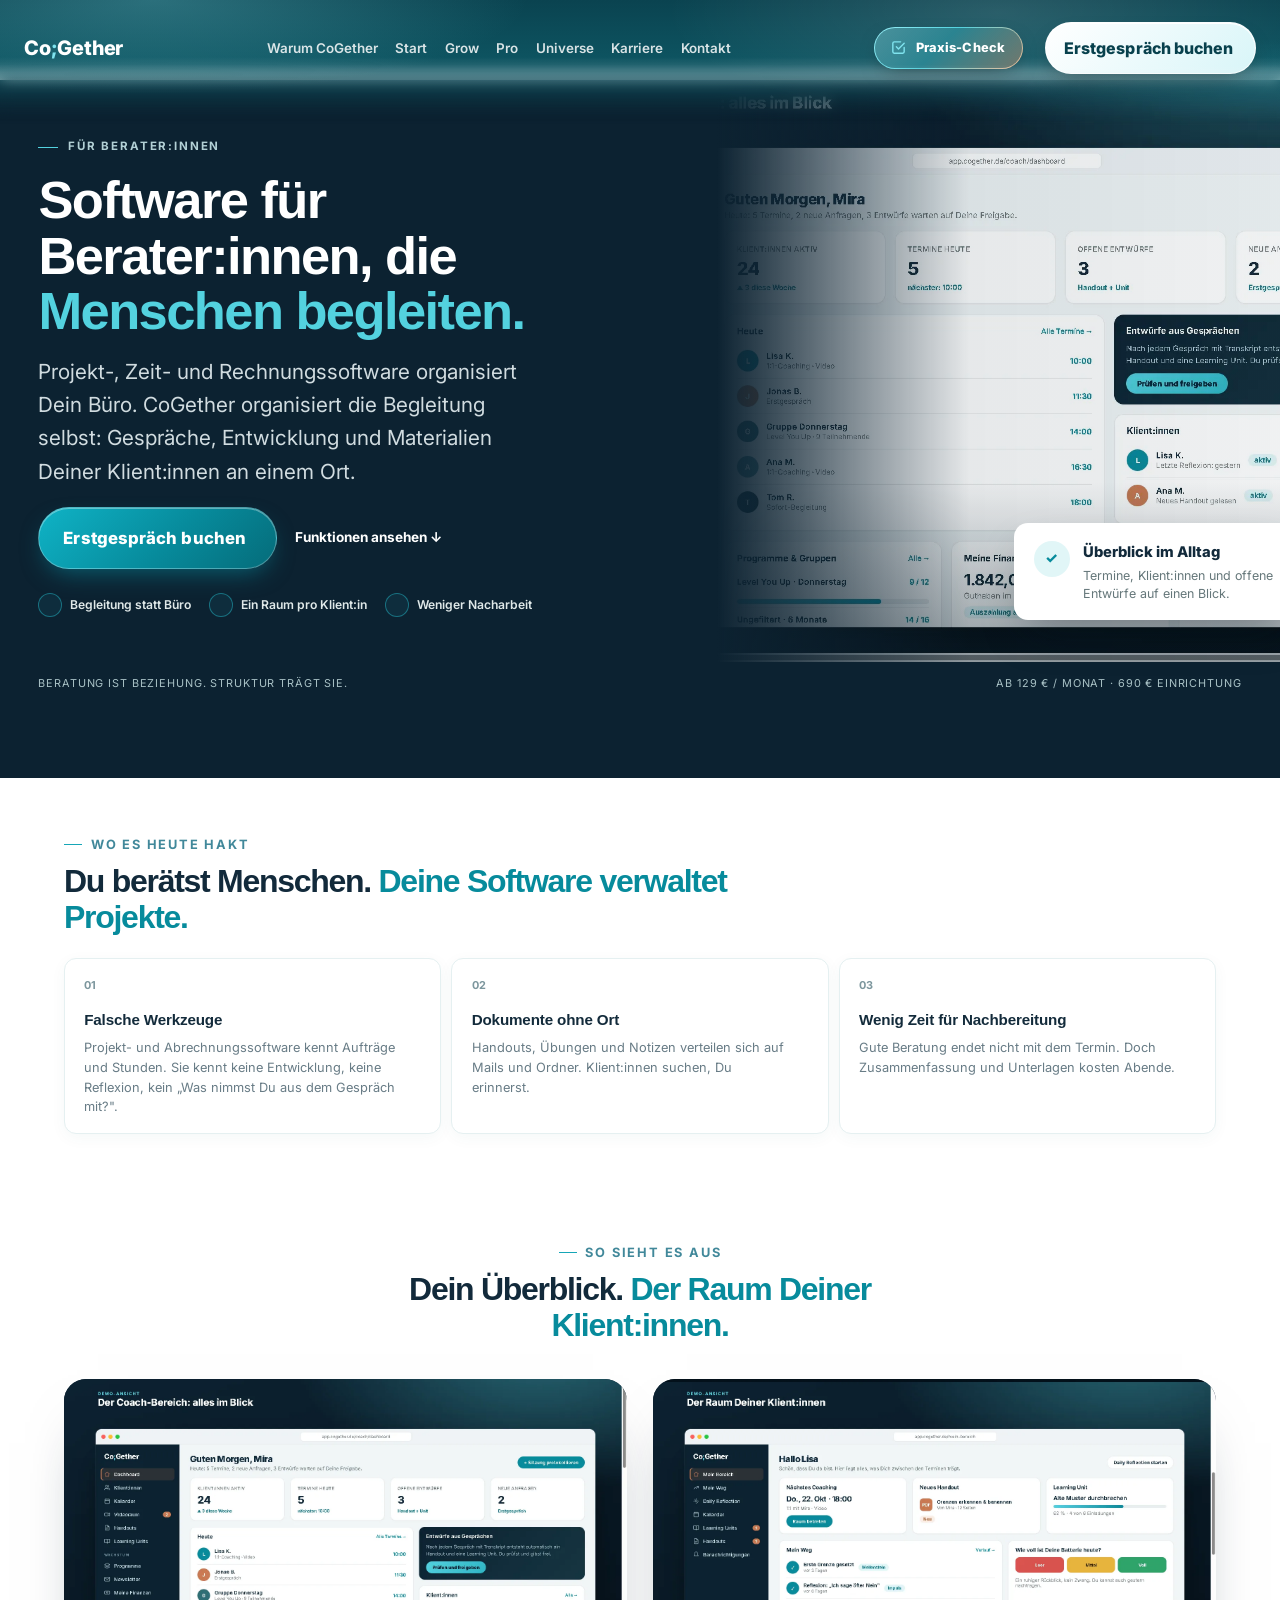
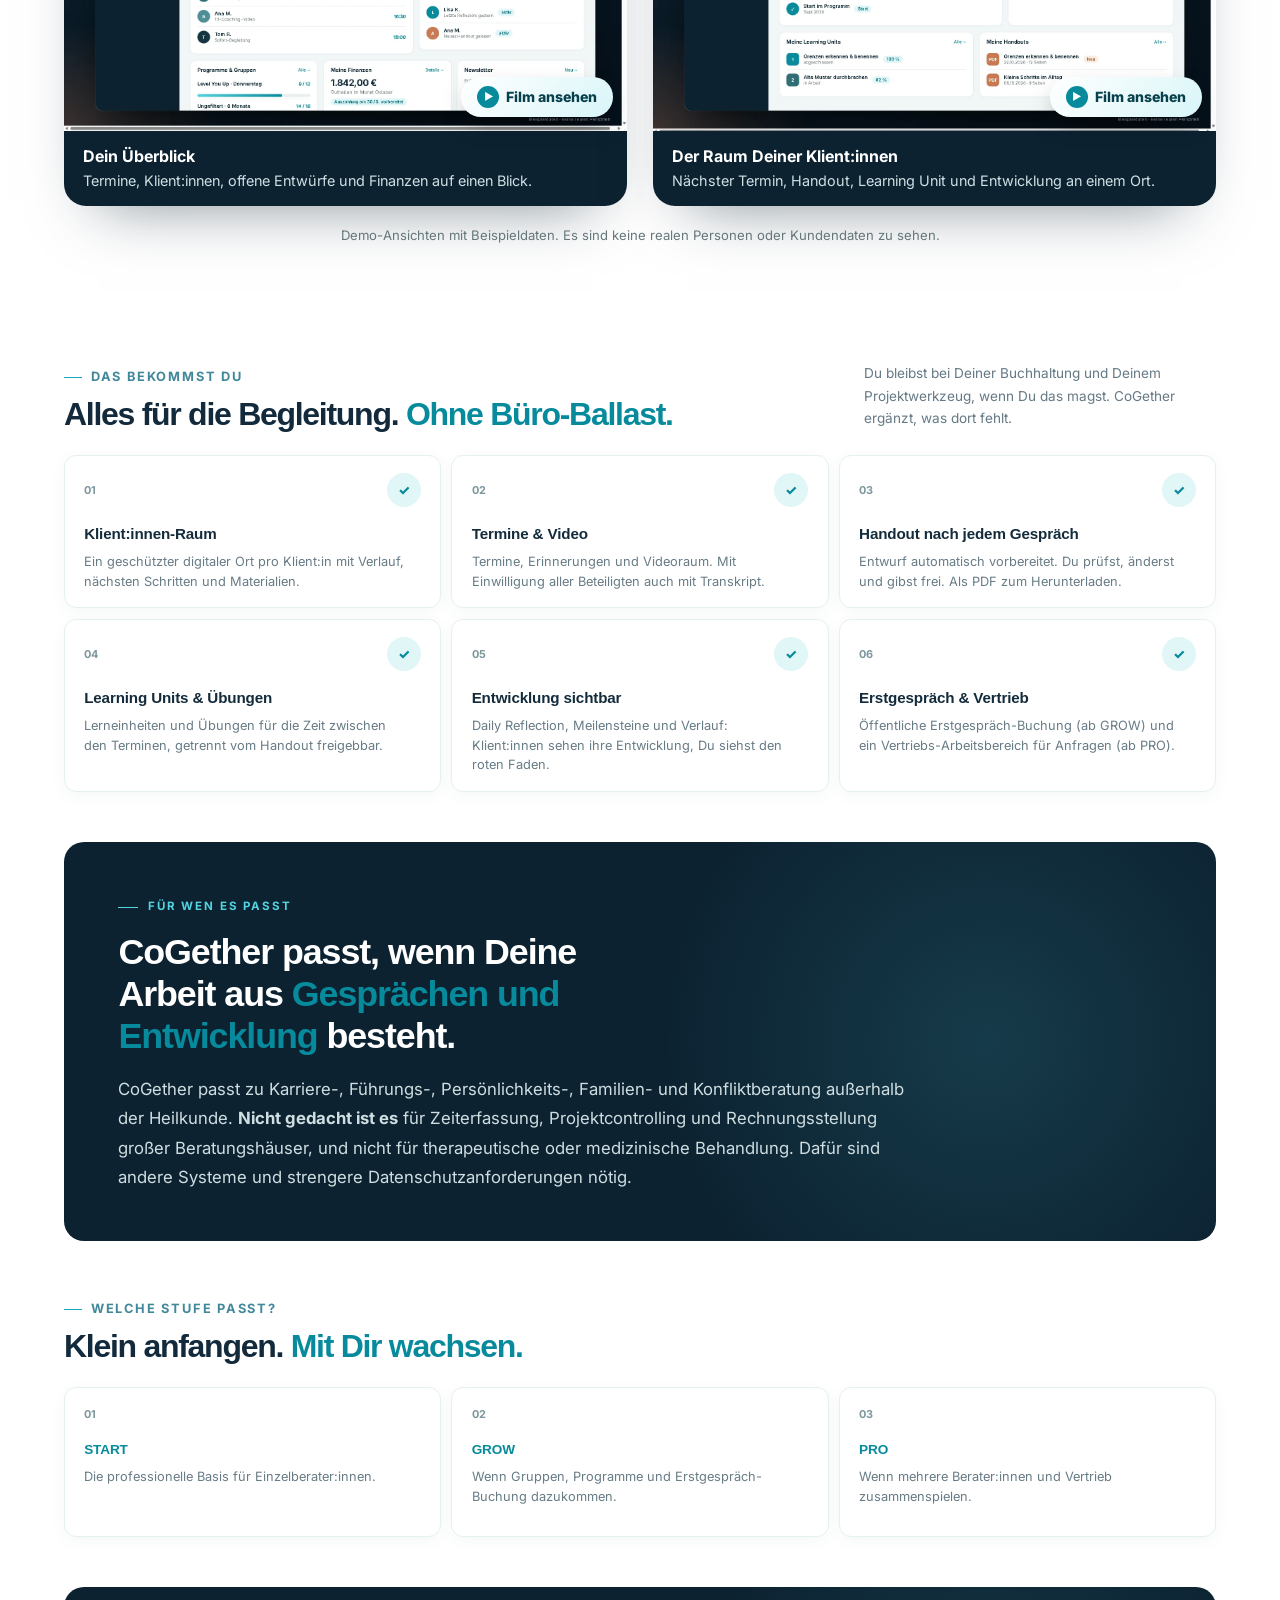
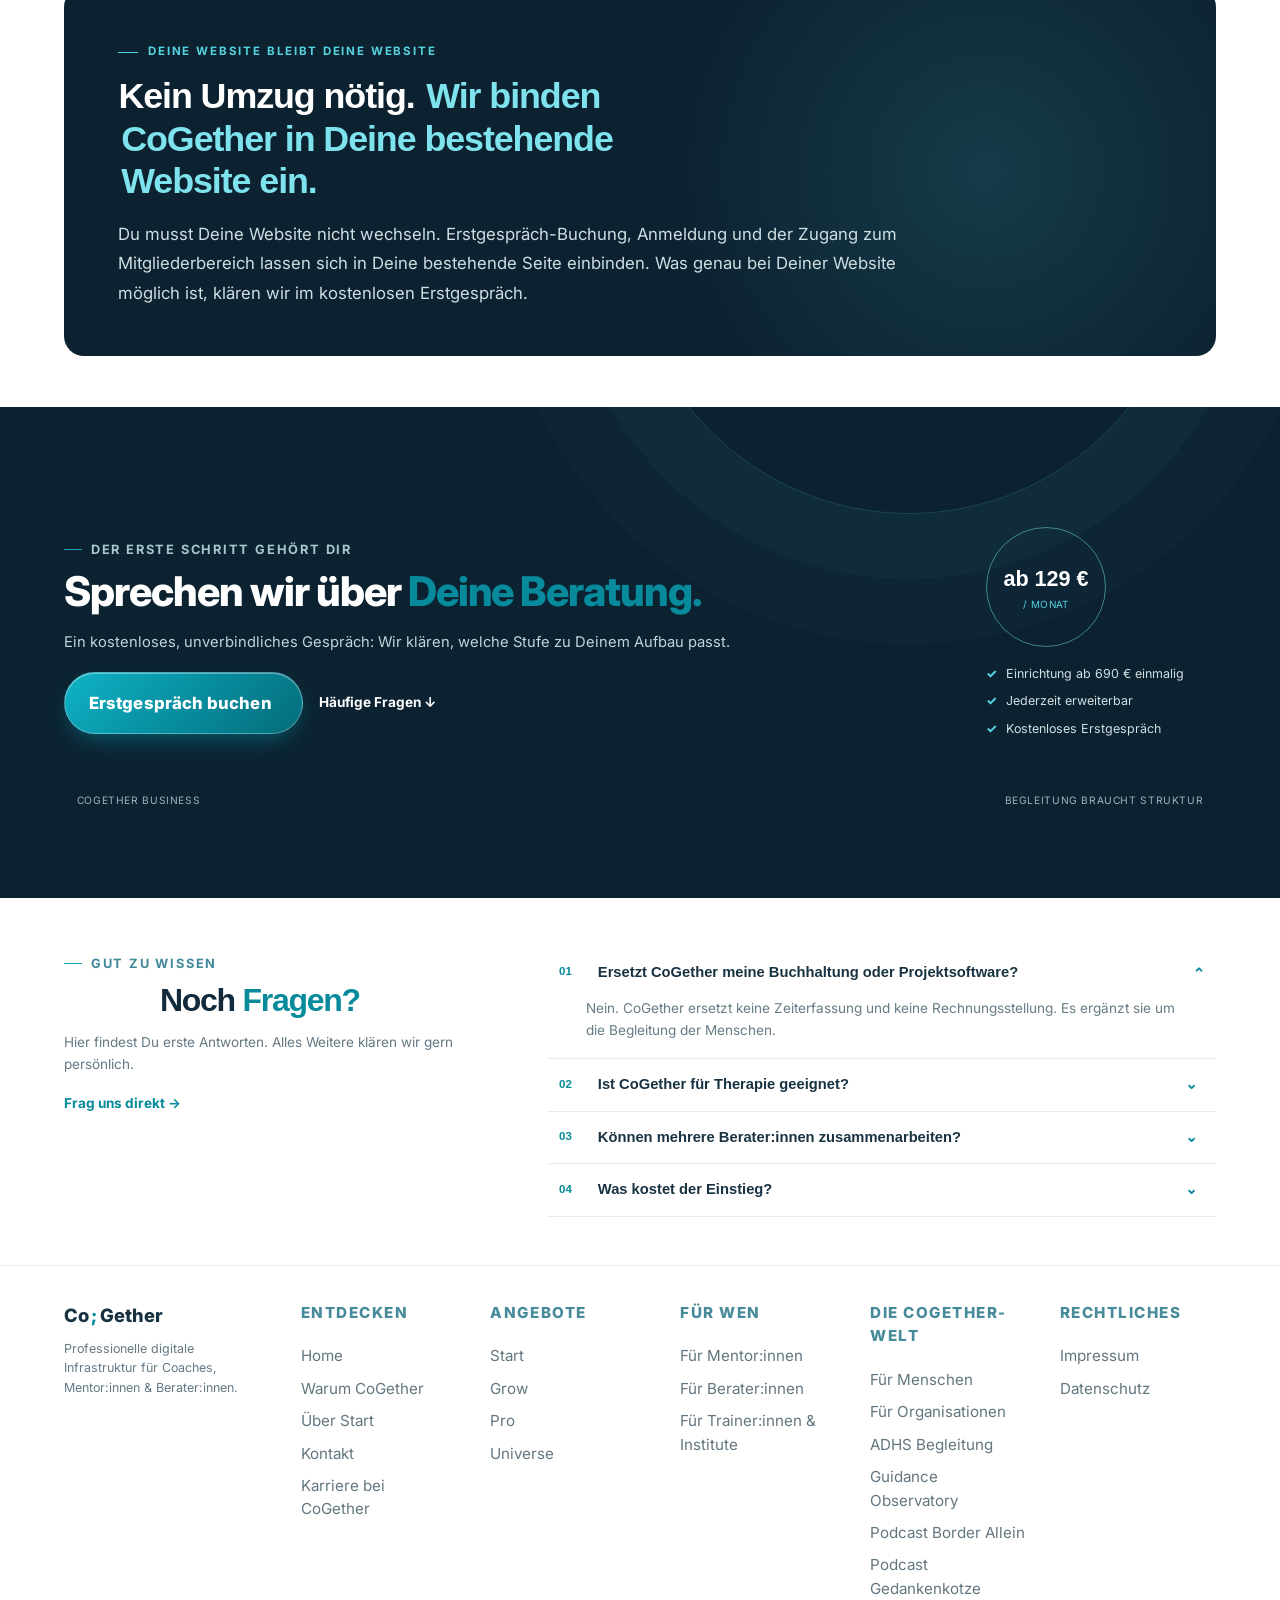
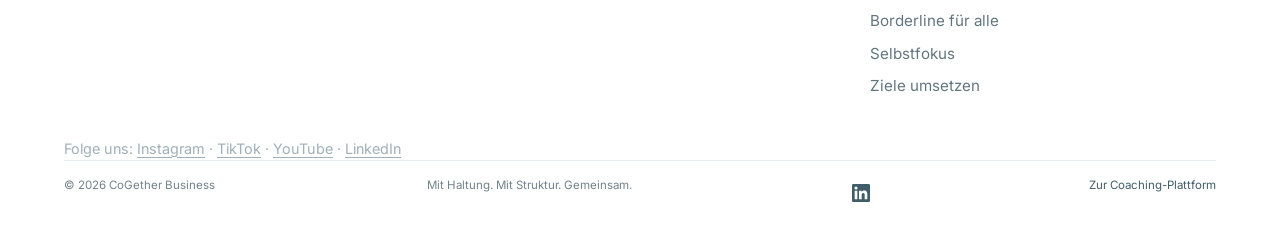
<file: software-fuer-berater/index.html>
<!doctype html>
<html lang="de">
<head>
<meta charset="utf-8">
<meta name="viewport" content="width=device-width, initial-scale=1">
<title>Software für Berater:innen, die Menschen begleiten | CoGether Business</title>
<meta name="description" content="Software für Berater:innen der Begleitung: Karriere-, Führungs-, Persönlichkeits- und Familienberatung. Klient:innen-Raum, Video, Handouts in einem System. Ab 129 €/Monat."><!-- seo-pass:start -->
<meta property="og:locale" content="de_DE">
<meta property="og:type" content="website">
<meta property="og:site_name" content="CoGether Business">
<meta property="og:title" content="Software für Berater:innen, die Menschen begleiten | CoGether Business">
<meta property="og:description" content="Software für Berater:innen der Begleitung: Karriere-, Führungs-, Persönlichkeits- und Familienberatung. Klient:innen-Raum, Video, Handouts in einem System. Ab 129 €/Monat.">
<meta property="og:url" content="https://cogether-software.de/software-fuer-berater/">
<meta property="og:image" content="https://cogether-software.de/assets/img/og-business.png">
<meta property="og:image:width" content="1200">
<meta property="og:image:height" content="630">
<meta property="og:image:alt" content="CoGether – Coaching Software für Coaches, Mentor:innen und Berater:innen">
<meta name="twitter:card" content="summary_large_image">
<meta name="twitter:title" content="Software für Berater:innen, die Menschen begleiten | CoGether Business">
<meta name="twitter:description" content="Software für Berater:innen der Begleitung: Karriere-, Führungs-, Persönlichkeits- und Familienberatung. Klient:innen-Raum, Video, Handouts in einem System. Ab 129 €/Monat.">
<meta name="twitter:image" content="https://cogether-software.de/assets/img/og-business.png">
<!-- seo-pass:end -->

<link rel="icon" href="/favicon.svg" type="image/svg+xml"><link rel="icon" href="/favicon.ico" sizes="48x48"><link rel="apple-touch-icon" href="/apple-touch-icon.png"><link rel="canonical" href="https://cogether-software.de/software-fuer-berater/">
<link rel="preconnect" href="https://fonts.googleapis.com">
<link rel="preconnect" href="https://fonts.gstatic.com" crossorigin>
<link href="https://fonts.googleapis.com/css2?family=Inter:wght@400;500;600;700;800&display=swap" rel="stylesheet">
<link rel="stylesheet" href="/assets/style.css?v=40">
<!-- seo-pass:start -->
<!-- seo-pass:end -->
<link rel="sitemap" type="application/xml" href="/sitemap.xml">
<script type="application/ld+json">
{
  "@context": "https://schema.org",
  "@type": "WebPage",
  "@id": "https://cogether-software.de/software-fuer-berater/#webpage",
  "url": "https://cogether-software.de/software-fuer-berater/",
  "name": "Software für Berater:innen, die Menschen begleiten",
  "description": "Software für Berater:innen der Begleitung: Karriere-, Führungs-, Persönlichkeits- und Familienberatung. Klient:innen-Raum, Video, Handouts in einem System. Ab 129 €/Monat.",
  "inLanguage": "de-DE",
  "isPartOf": {
    "@id": "https://cogether-software.de/#website"
  },
  "about": {
    "@type": "Organization",
    "@id": "https://cogether-software.de/#organization"
  }
}
</script>
<script type="application/ld+json">
{
  "@context": "https://schema.org",
  "@type": "BreadcrumbList",
  "itemListElement": [
    {
      "@type": "ListItem",
      "position": 1,
      "name": "Start",
      "item": "https://cogether-software.de/"
    },
    {
      "@type": "ListItem",
      "position": 2,
      "name": "Für Berater:innen",
      "item": "https://cogether-software.de/software-fuer-berater/"
    }
  ]
}
</script>
<script type="application/ld+json">
{
  "@context": "https://schema.org",
  "@type": "FAQPage",
  "mainEntity": [
    {
      "@type": "Question",
      "name": "Ersetzt CoGether meine Buchhaltung oder Projektsoftware?",
      "acceptedAnswer": {
        "@type": "Answer",
        "text": "Nein. CoGether ersetzt keine Zeiterfassung und keine Rechnungsstellung. Es ergänzt sie um die Begleitung der Menschen."
      }
    },
    {
      "@type": "Question",
      "name": "Ist CoGether für Therapie geeignet?",
      "acceptedAnswer": {
        "@type": "Answer",
        "text": "Nein. CoGether ist nicht für therapeutische oder medizinische Behandlung gedacht. Coaching und Beratung ersetzen keine Psychotherapie."
      }
    },
    {
      "@type": "Question",
      "name": "Können mehrere Berater:innen zusammenarbeiten?",
      "acceptedAnswer": {
        "@type": "Answer",
        "text": "Ja. Ab PRO mit mehreren Bereichen und Rollen, mit UNIVERSE auch mit individueller Architektur."
      }
    },
    {
      "@type": "Question",
      "name": "Was kostet der Einstieg?",
      "acceptedAnswer": {
        "@type": "Answer",
        "text": "START ab 129 €/Monat, einmalig 690 € Einrichtung. GROW 199 €, PRO 399 € pro Monat."
      }
    }
  ]
}
</script>
</head>
<body>

<header class="site sv2-header">
  <div class="wrap">
    <a class="brand" href="/">Co<span>;</span>Gether <small>Für Coaches, Mentor:innen &amp; Berater:innen</small></a>
    <button class="navtoggle" aria-label="Menü öffnen" aria-expanded="false" id="navtoggle">☰</button>
    <nav class="mainnav" id="mainnav">
      <a href="/warum-cogether/">Warum CoGether</a>
      <a href="/start/">Start</a>
      <a href="/grow/">Grow</a>
      <a href="/pro/">Pro</a>
      <a href="/universe/">Universe</a>
      <a href="/vertrieb/">Karriere</a>
      <a href="/kontakt/">Kontakt</a>
    </nav>
    <a class="sv2-pill-check" href="/praxis-check/?utm_source=menue&amp;utm_medium=button&amp;utm_campaign=coach-check" aria-label="Praxis-Check starten, 2 Minuten"><svg viewBox="0 0 24 24" aria-hidden="true"><path d="M9 11l3 3 8-8"/><path d="M20 12v6a2 2 0 0 1-2 2H6a2 2 0 0 1-2-2V6a2 2 0 0 1 2-2h9"/></svg><span>Praxis-Check</span><small>2 Min.</small></a>
    <a class="sv2-pill-cta js-booking-cta" href="/erstgespraech/">Erstgespräch buchen</a>
  </div>
</header>

<!-- HERO -->
<section class="sv2-hero">
  <div class="sv2-hero__inner">
    <div class="sv2-hero__copy">
      <span class="sv2-hero__eyebrow">Für Berater:innen</span>
      <h1>Software für Berater:innen, die <em>Menschen begleiten.</em></h1>
      <p class="sv2-hero__lede">Projekt-, Zeit- und Rechnungssoftware organisiert Dein Büro. CoGether organisiert die Begleitung selbst: Gespräche, Entwicklung und Materialien Deiner Klient:innen an einem Ort.</p>
      <div class="sv2-hero__ctas">
        <a class="sv2-pill-cta sv2-pill-cta--lg js-booking-cta" href="/erstgespraech/">Erstgespräch buchen</a>
        <a class="sv2-text-link sv2-text-link--light" href="#funktionen">Funktionen ansehen ↓</a>
      </div>
      <ul class="sv2-hero__points">
        <li>Begleitung statt Büro</li>
        <li>Ein Raum pro Klient:in</li>
        <li>Weniger Nacharbeit</li>
      </ul>
    </div>
    <div class="sv2-hero__media">
      <img src="/assets/img/product/s1.webp" alt="Demo-Ansicht des Beratungs-Bereichs mit Terminen, Klient:innen und Entwürfen" width="1600" height="1000" loading="eager">
      <div class="sv2-hero__benefit">
        <span class="sv2-hero__benefit-icon">✓</span>
        <div><h5>Überblick im Alltag</h5><p>Termine, Klient:innen und offene Entwürfe auf einen Blick.</p></div>
      </div>
    </div>
  </div>
  <div class="sv2-hero__bottom"><span>Beratung ist Beziehung. Struktur trägt sie.</span><span>ab 129 € / Monat · 690 € Einrichtung</span></div>
</section>

<!-- PROBLEM -->
<section class="sv2-modules" id="problem">
  <div class="sv2-wrap">
    <div class="sv2-modules__heading">
      <div><span class="sv2-eyebrow">Wo es heute hakt</span><h2 class="sv2-h2">Du berätst Menschen. <em>Deine Software verwaltet Projekte.</em></h2></div>
    </div>
    <div class="sv2-module-grid">
      <div class="sv2-module">
        <div class="sv2-module__top"><span class="sv2-module__num">01</span></div>
        <h4>Falsche Werkzeuge</h4>
        <p>Projekt- und Abrechnungssoftware kennt Aufträge und Stunden. Sie kennt keine Entwicklung, keine Reflexion, kein „Was nimmst Du aus dem Gespräch mit?".</p>
      </div>
      <div class="sv2-module">
        <div class="sv2-module__top"><span class="sv2-module__num">02</span></div>
        <h4>Dokumente ohne Ort</h4>
        <p>Handouts, Übungen und Notizen verteilen sich auf Mails und Ordner. Klient:innen suchen, Du erinnerst.</p>
      </div>
      <div class="sv2-module">
        <div class="sv2-module__top"><span class="sv2-module__num">03</span></div>
        <h4>Wenig Zeit für Nachbereitung</h4>
        <p>Gute Beratung endet nicht mit dem Termin. Doch Zusammenfassung und Unterlagen kosten Abende.</p>
      </div>
    </div>
  </div>
</section>

<!-- PRODUKTANSICHTEN -->
<section class="sv2-section sv2-product" aria-labelledby="pshots-h">
  <div class="sv2-wrap">
    <span class="sv2-eyebrow" style="justify-content:center;display:inline-flex;width:100%">So sieht es aus</span>
    <h2 class="sv2-h2" id="pshots-h" style="text-align:center;max-width:34ch;margin-inline:auto">Dein Überblick. <em>Der Raum Deiner Klient:innen.</em></h2>
    <div class="pshots">
      <figure><img src="/assets/img/product/s1.webp" width="1600" height="1000" alt="Demo-Ansicht des Coach-Bereichs mit Terminen, Klient:innen und Entwürfen" loading="lazy" decoding="async"><figcaption><b>Dein Überblick</b>Termine, Klient:innen, offene Entwürfe und Finanzen auf einen Blick.</figcaption></figure>
      <figure><img src="/assets/img/product/s2.webp" width="1600" height="1000" alt="Demo-Ansicht des Klient:innen-Bereichs mit Termin, Handout und Fortschritt" loading="lazy" decoding="async"><figcaption><b>Der Raum Deiner Klient:innen</b>Nächster Termin, Handout, Learning Unit und Entwicklung an einem Ort.</figcaption></figure>
    </div>
    <p class="pshots__note">Demo-Ansichten mit Beispieldaten. Es sind keine realen Personen oder Kundendaten zu sehen.</p>
  </div>
</section>

<!-- FUNKTIONEN -->
<section class="sv2-modules" id="funktionen">
  <div class="sv2-wrap">
    <div class="sv2-modules__heading">
      <div><span class="sv2-eyebrow">Das bekommst Du</span><h2 class="sv2-h2">Alles für die Begleitung. <em>Ohne Büro-Ballast.</em></h2></div>
      <p>Du bleibst bei Deiner Buchhaltung und Deinem Projektwerkzeug, wenn Du das magst. CoGether ergänzt, was dort fehlt.</p>
    </div>
    <div class="sv2-module-grid">
      <div class="sv2-module">
        <div class="sv2-module__top"><span class="sv2-module__num">01</span><span class="sv2-module__icon">✓</span></div>
        <h4>Klient:innen-Raum</h4>
        <p>Ein geschützter digitaler Ort pro Klient:in mit Verlauf, nächsten Schritten und Materialien.</p>
      </div>
      <div class="sv2-module">
        <div class="sv2-module__top"><span class="sv2-module__num">02</span><span class="sv2-module__icon">✓</span></div>
        <h4>Termine &amp; Video</h4>
        <p>Termine, Erinnerungen und Videoraum. Mit Einwilligung aller Beteiligten auch mit Transkript.</p>
      </div>
      <div class="sv2-module">
        <div class="sv2-module__top"><span class="sv2-module__num">03</span><span class="sv2-module__icon">✓</span></div>
        <h4>Handout nach jedem Gespräch</h4>
        <p>Entwurf automatisch vorbereitet. Du prüfst, änderst und gibst frei. Als PDF zum Herunterladen.</p>
      </div>
      <div class="sv2-module">
        <div class="sv2-module__top"><span class="sv2-module__num">04</span><span class="sv2-module__icon">✓</span></div>
        <h4>Learning Units &amp; Übungen</h4>
        <p>Lerneinheiten und Übungen für die Zeit zwischen den Terminen, getrennt vom Handout freigebbar.</p>
      </div>
      <div class="sv2-module">
        <div class="sv2-module__top"><span class="sv2-module__num">05</span><span class="sv2-module__icon">✓</span></div>
        <h4>Entwicklung sichtbar</h4>
        <p>Daily Reflection, Meilensteine und Verlauf: Klient:innen sehen ihre Entwicklung, Du siehst den roten Faden.</p>
      </div>
      <div class="sv2-module">
        <div class="sv2-module__top"><span class="sv2-module__num">06</span><span class="sv2-module__icon">✓</span></div>
        <h4>Erstgespräch &amp; Vertrieb</h4>
        <p>Öffentliche Erstgespräch-Buchung (ab GROW) und ein Vertriebs-Arbeitsbereich für Anfragen (ab PRO).</p>
      </div>
    </div>
  </div>
</section>

<!-- PASST / PASST NICHT -->
<section class="sv2-section" style="padding-top:0">
  <div class="sv2-wrap">
    <div class="sv2-fit">
      <span class="sv2-fit__eyebrow">Für wen es passt</span>
      <h2>CoGether passt, wenn Deine Arbeit aus <em>Gesprächen und Entwicklung</em> besteht.</h2>
      <p>CoGether passt zu Karriere-, Führungs-, Persönlichkeits-, Familien- und Konfliktberatung außerhalb der Heilkunde. <b>Nicht gedacht ist es</b> für Zeiterfassung, Projektcontrolling und Rechnungsstellung großer Beratungshäuser, und nicht für therapeutische oder medizinische Behandlung. Dafür sind andere Systeme und strengere Datenschutzanforderungen nötig.</p>
    </div>
  </div>
</section>

<!-- WELCHE STUFE -->
<section class="sv2-modules" style="padding-top:0">
  <div class="sv2-wrap">
    <div class="sv2-modules__heading"><div><span class="sv2-eyebrow">Welche Stufe passt?</span><h2 class="sv2-h2">Klein anfangen. <em>Mit Dir wachsen.</em></h2></div></div>
    <div class="sv2-module-grid">
      <div class="sv2-module">
        <div class="sv2-module__top"><span class="sv2-module__num">01</span></div>
        <h4><a class="sv2-text-link" href="/start/" style="display:inline">START</a></h4>
        <p>Die professionelle Basis für Einzelberater:innen.</p>
      </div>
      <div class="sv2-module">
        <div class="sv2-module__top"><span class="sv2-module__num">02</span></div>
        <h4><a class="sv2-text-link" href="/grow/" style="display:inline">GROW</a></h4>
        <p>Wenn Gruppen, Programme und Erstgespräch-Buchung dazukommen.</p>
      </div>
      <div class="sv2-module">
        <div class="sv2-module__top"><span class="sv2-module__num">03</span></div>
        <h4><a class="sv2-text-link" href="/pro/" style="display:inline">PRO</a></h4>
        <p>Wenn mehrere Berater:innen und Vertrieb zusammenspielen.</p>
      </div>
    </div>
  </div>
</section>

<!-- EIGENE WEBSITE -->
<section class="sv2-section" style="padding-top:0">
  <div class="sv2-wrap">
    <div class="sv2-fit">
      <span class="sv2-fit__eyebrow">Deine Website bleibt Deine Website</span>
      <h2>Kein Umzug nötig. <em class="key">Wir binden CoGether in Deine bestehende Website ein.</em></h2>
      <p>Du musst Deine Website nicht wechseln. Erstgespräch-Buchung, Anmeldung und der Zugang zum Mitgliederbereich lassen sich in Deine bestehende Seite einbinden. Was genau bei Deiner Website möglich ist, klären wir im kostenlosen Erstgespräch.</p>
    </div>
  </div>
</section>

<!-- CTA -->
<section class="sv2-cta">
  <div class="sv2-wrap sv2-cta__inner">
    <div>
      <span class="sv2-eyebrow sv2-eyebrow--light">Der erste Schritt gehört Dir</span>
      <h2>Sprechen wir über <em>Deine Beratung.</em></h2>
      <p>Ein kostenloses, unverbindliches Gespräch: Wir klären, welche Stufe zu Deinem Aufbau passt.</p>
      <div class="sv2-cta__actions">
        <a class="sv2-pill-cta sv2-pill-cta--lg js-booking-cta" href="/erstgespraech/">Erstgespräch buchen</a>
        <a class="sv2-text-link sv2-text-link--light" href="#faq">Häufige Fragen ↓</a>
      </div>
    </div>
    <div class="sv2-cta__aside">
      <div class="sv2-price-orbit"><strong>ab&nbsp;129&nbsp;€</strong><span>/ MONAT</span></div>
      <ul><li>Einrichtung ab 690 € einmalig</li><li>Jederzeit erweiterbar</li><li>Kostenloses Erstgespräch</li></ul>
    </div>
  </div>
  <div class="sv2-cta__footerline"><span>CoGether Business</span><span>Begleitung braucht Struktur</span></div>
</section>

<!-- FAQ -->
<section class="sv2-wrap sv2-faq-section" id="faq">
  <div class="sv2-faq-heading">
    <span class="sv2-eyebrow">Gut zu wissen</span>
    <h2 class="sv2-h2">Noch <em>Fragen?</em></h2>
    <p>Hier findest Du erste Antworten. Alles Weitere klären wir gern persönlich.</p>
    <a class="sv2-text-link js-booking-cta" href="/erstgespraech/">Frag uns direkt →</a>
  </div>
  <div>
    <details class="sv2-faq-item" open>
      <summary><span class="sv2-faq-num">01</span><span>Ersetzt CoGether meine Buchhaltung oder Projektsoftware?</span><span class="sv2-faq-chevron">⌄</span></summary>
      <p>Nein. CoGether ersetzt keine Zeiterfassung und keine Rechnungsstellung. Es ergänzt sie um die Begleitung der Menschen.</p>
    </details>
    <details class="sv2-faq-item">
      <summary><span class="sv2-faq-num">02</span><span>Ist CoGether für Therapie geeignet?</span><span class="sv2-faq-chevron">⌄</span></summary>
      <p>Nein. CoGether ist nicht für therapeutische oder medizinische Behandlung gedacht. Coaching und Beratung ersetzen keine Psychotherapie.</p>
    </details>
    <details class="sv2-faq-item">
      <summary><span class="sv2-faq-num">03</span><span>Können mehrere Berater:innen zusammenarbeiten?</span><span class="sv2-faq-chevron">⌄</span></summary>
      <p>Ja. Ab PRO mit mehreren Bereichen und Rollen, mit UNIVERSE auch mit individueller Architektur.</p>
    </details>
    <details class="sv2-faq-item">
      <summary><span class="sv2-faq-num">04</span><span>Was kostet der Einstieg?</span><span class="sv2-faq-chevron">⌄</span></summary>
      <p>START ab 129 €/Monat, einmalig 690 € Einrichtung. GROW 199 €, PRO 399 € pro Monat.</p>
    </details>
  </div>
</section>

<footer class="sv2-footer">
  <div class="sv2-wrap sv2-footer__main">
    <div class="sv2-footer__brand-block">
      <div class="sv2-footer__brand">Co<span>;</span>Gether</div>
      <p class="sv2-footer__tag">Professionelle digitale Infrastruktur für Coaches, Mentor:innen &amp; Berater:innen.</p>
    </div>
    <div class="sv2-footer__col">
      <span class="sv2-footer__label">Entdecken</span>
      <a href="/">Home</a>
      <a href="/warum-cogether/">Warum CoGether</a>
      <a href="/start/">Über Start</a>
      <a href="/kontakt/">Kontakt</a>
      <a href="/vertrieb/">Karriere bei CoGether</a>
    </div>
    <div class="sv2-footer__col">
      <span class="sv2-footer__label">Angebote</span>
      <a href="/start/">Start</a>
      <a href="/grow/">Grow</a>
      <a href="/pro/">Pro</a>
      <a href="/universe/">Universe</a>
    </div>
    <div class="sv2-footer__col">
      <span class="sv2-footer__label">Für wen</span>
      <a href="/mentoring-software/">Für Mentor:innen</a>
      <a href="/software-fuer-berater/">Für Berater:innen</a>
      <a href="/software-fuer-trainer-und-institute/">Für Trainer:innen &amp; Institute</a>
    </div>
    <div class="sv2-footer__col">
      <span class="sv2-footer__label">Die CoGether-Welt</span>
      <a href="https://cogether.de/">Für Menschen</a>
      <a href="https://business.cogether.de/">Für Organisationen</a>
      <a href="https://adhsbegleitung.de/">ADHS Begleitung</a>
      <a href="https://guidanceobservatory.com/">Guidance Observatory</a>
      <a href="https://borderallein.de/podcast/">Podcast Border Allein</a>
      <a href="https://gedankenkotze.de/">Podcast Gedankenkotze</a>
      <a href="https://xn--borderlinefralle-tzb.de/">Borderline für alle</a>
      <a href="https://selbstfokus.de/">Selbstfokus</a>
      <a href="https://zieleumsetzen.de/">Ziele umsetzen</a>
    </div>
    <div class="sv2-footer__col">
      <span class="sv2-footer__label">Rechtliches</span>
      <a href="https://cogether.de/impressum/">Impressum</a>
      <a href="https://cogether.de/datenschutz/">Datenschutz</a>
    </div>
  </div>
  <div class="sv2-wrap"><p class="soc-row">Folge uns: <a href="https://www.instagram.com/cogether_official" target="_blank" rel="noopener">Instagram</a><span aria-hidden="true"> · </span><a href="https://www.tiktok.com/@borderallein_official" target="_blank" rel="noopener">TikTok</a><span aria-hidden="true"> · </span><a href="https://www.youtube.com/@cogether" target="_blank" rel="noopener">YouTube</a><span aria-hidden="true"> · </span><a href="https://de.linkedin.com/in/cogether" target="_blank" rel="noopener">LinkedIn</a></p></div>
  <div class="sv2-wrap sv2-footer__bottom">
    <span>© <span id="y"></span> CoGether Business</span>
    <span>Mit Haltung. Mit Struktur. Gemeinsam.</span>
    <a class="sv2-footer__social" href="https://www.linkedin.com/in/cogether" target="_blank" rel="noopener" aria-label="CoGether auf LinkedIn"><svg viewBox="0 0 24 24" width="18" height="18" aria-hidden="true" fill="currentColor"><path d="M20.45 20.45h-3.56v-5.57c0-1.33-.02-3.04-1.85-3.04-1.85 0-2.14 1.45-2.14 2.94v5.67H9.35V9h3.41v1.56h.05c.48-.9 1.64-1.85 3.37-1.85 3.6 0 4.27 2.37 4.27 5.46v6.28zM5.34 7.43a2.06 2.06 0 1 1 0-4.13 2.06 2.06 0 0 1 0 4.13zM7.12 20.45H3.56V9h3.56v11.45zM22.22 0H1.77C.79 0 0 .77 0 1.73v20.54C0 23.23.79 24 1.77 24h20.45c.98 0 1.78-.77 1.78-1.73V1.73C24 .77 23.2 0 22.22 0z"/></svg></a>
      <a href="https://cogether.de/">Zur Coaching-Plattform</a>
  </div>
</footer>

<script src="/assets/sv2-reveal.js?v=1"></script>
<script>
document.getElementById('y').textContent = new Date().getFullYear();
document.getElementById('navtoggle').addEventListener('click', function(){
  var nav = document.getElementById('mainnav');
  var open = nav.classList.toggle('open');
  this.setAttribute('aria-expanded', open ? 'true' : 'false');
});

// Diamond scatter → organized-system animation, then a brief arrival
// glow once every point has landed. sv2Reveal (assets/sv2-reveal.js)
// handles IntersectionObserver + scroll/resize fallback + reduced-motion.
(function(){
  var diamond = document.getElementById('sv2-diamond');
  if (!diamond || !window.sv2Reveal) return;
  window.sv2Reveal(diamond, function(instant){
    diamond.classList.add('is-active');
    if (instant) { diamond.classList.add('is-complete'); return; }
    setTimeout(function(){ diamond.classList.add('is-complete'); }, 950);
  });
})();

// Play the process video only while it's on screen (saves bandwidth,
// avoids autoplay restrictions causing a frozen black frame).
(function(){
  var video = document.getElementById('sv2-process-video');
  if (!video || !('IntersectionObserver' in window)) return;
  var io = new IntersectionObserver(function(entries){
    entries.forEach(function(entry){
      if (entry.isIntersecting) { video.play().catch(function(){}); }
      else { video.pause(); }
    });
  }, { threshold: 0.4 });
  io.observe(video);
})();
</script>
<script src="/assets/booking-modal.js?v=3" defer></script>
<script>/* CoGether Herkunftsmessung: ohne Cookies, ohne Speicherung im Browser; nur beim Einstieg von aussen */(function(){try{var r=document.referrer,h="";try{h=r?new URL(r).host:""}catch(e){}var q=new URLSearchParams(location.search);if(h===location.host&&!q.get("utm_source"))return;var id=crypto.randomUUID?crypto.randomUUID():"10000000-1000-4000-8000-100000000000".replace(/[018]/g,function(c){return(c^crypto.getRandomValues(new Uint8Array(1))[0]&15>>c/4).toString(16)});var p=new URLSearchParams({url:location.href,ref:r,vid:id});["utm_source","utm_medium","utm_campaign","utm_content","utm_term"].forEach(function(k){var x=q.get(k);if(x)p.set(k,x)});navigator.sendBeacon("https://cogether.de/wp-json/cogether/v1/growth/beacon?"+p.toString())}catch(e){}})();</script>
<script src="/assets/lightbox.js?v=1" defer></script>
<script>(function(){try{if(navigator.doNotTrack==='1'||navigator.globalPrivacyControl)return;navigator.sendBeacon('https://cogether.de/wp-json/cogether/v1/pv',new Blob([JSON.stringify({p:'software',u:location.pathname})],{type:'text/plain'}))}catch(e){}})();</script></body>
</html>
</file>
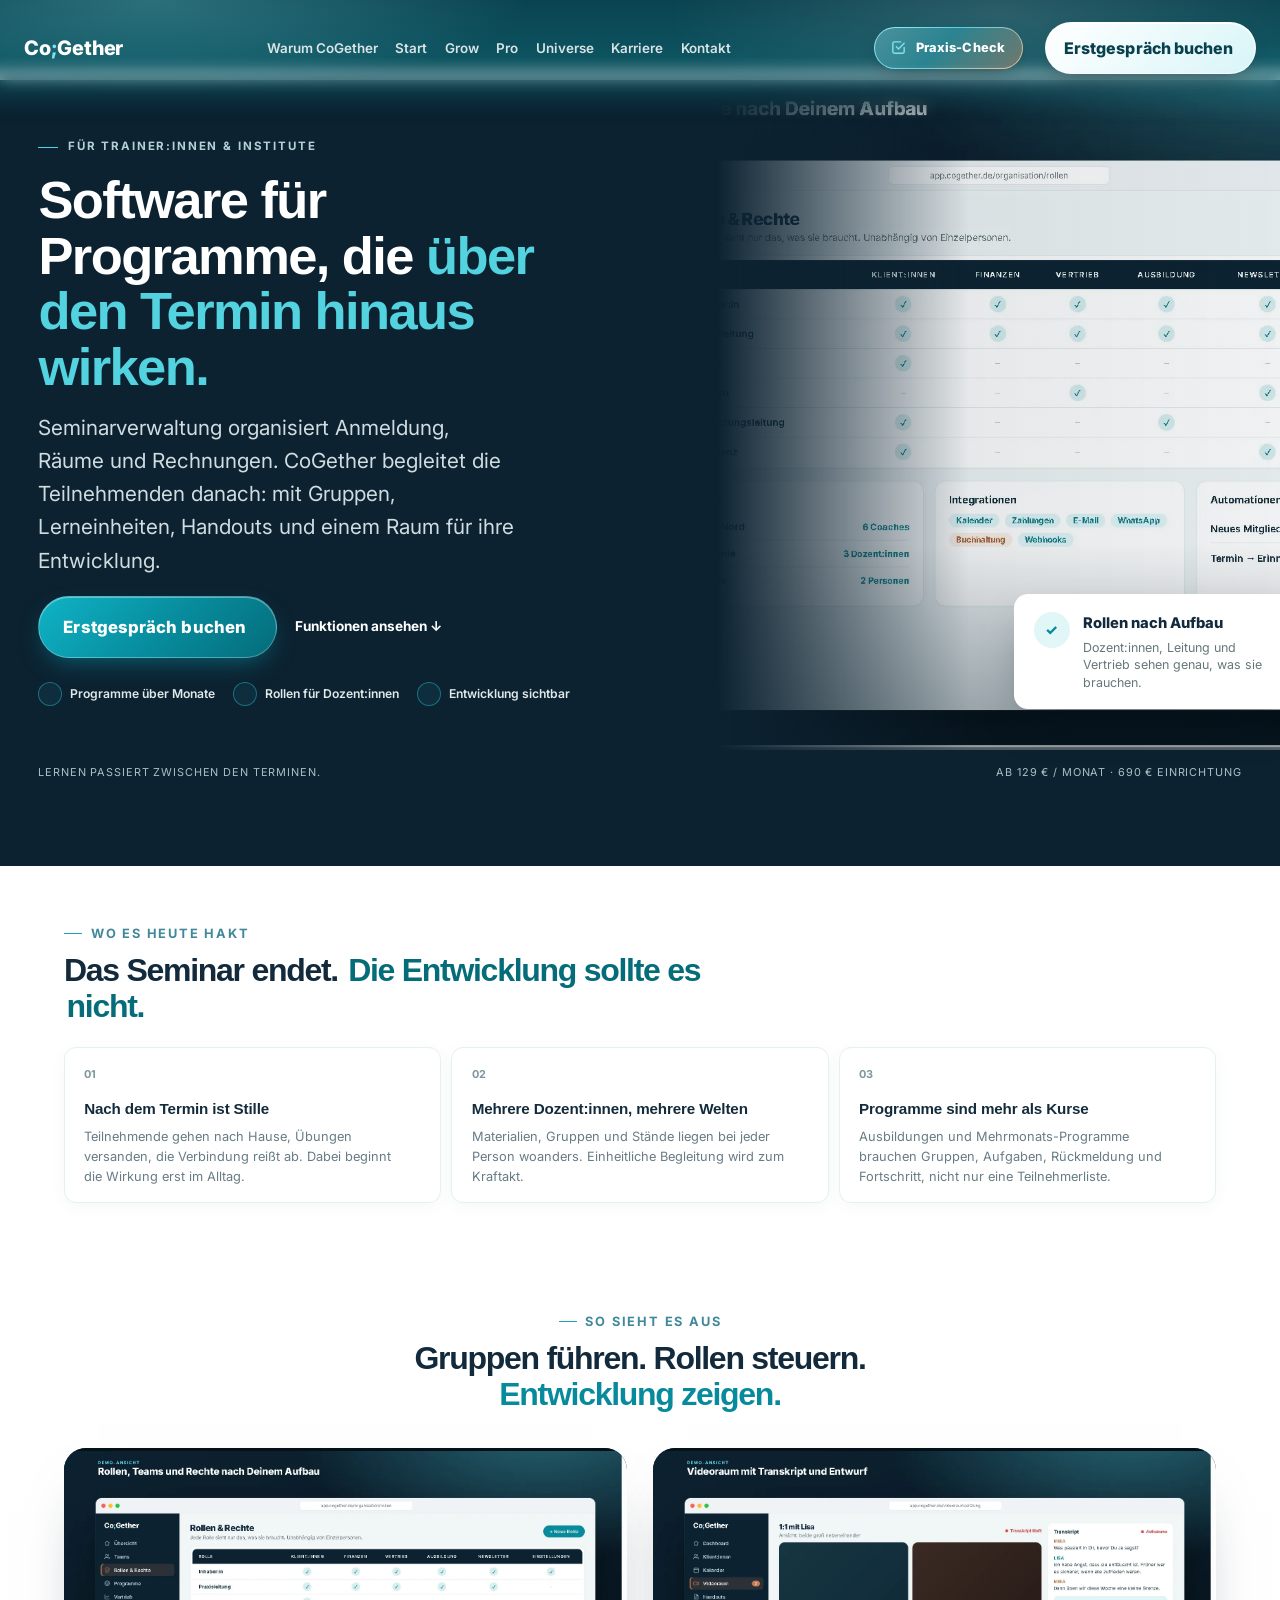
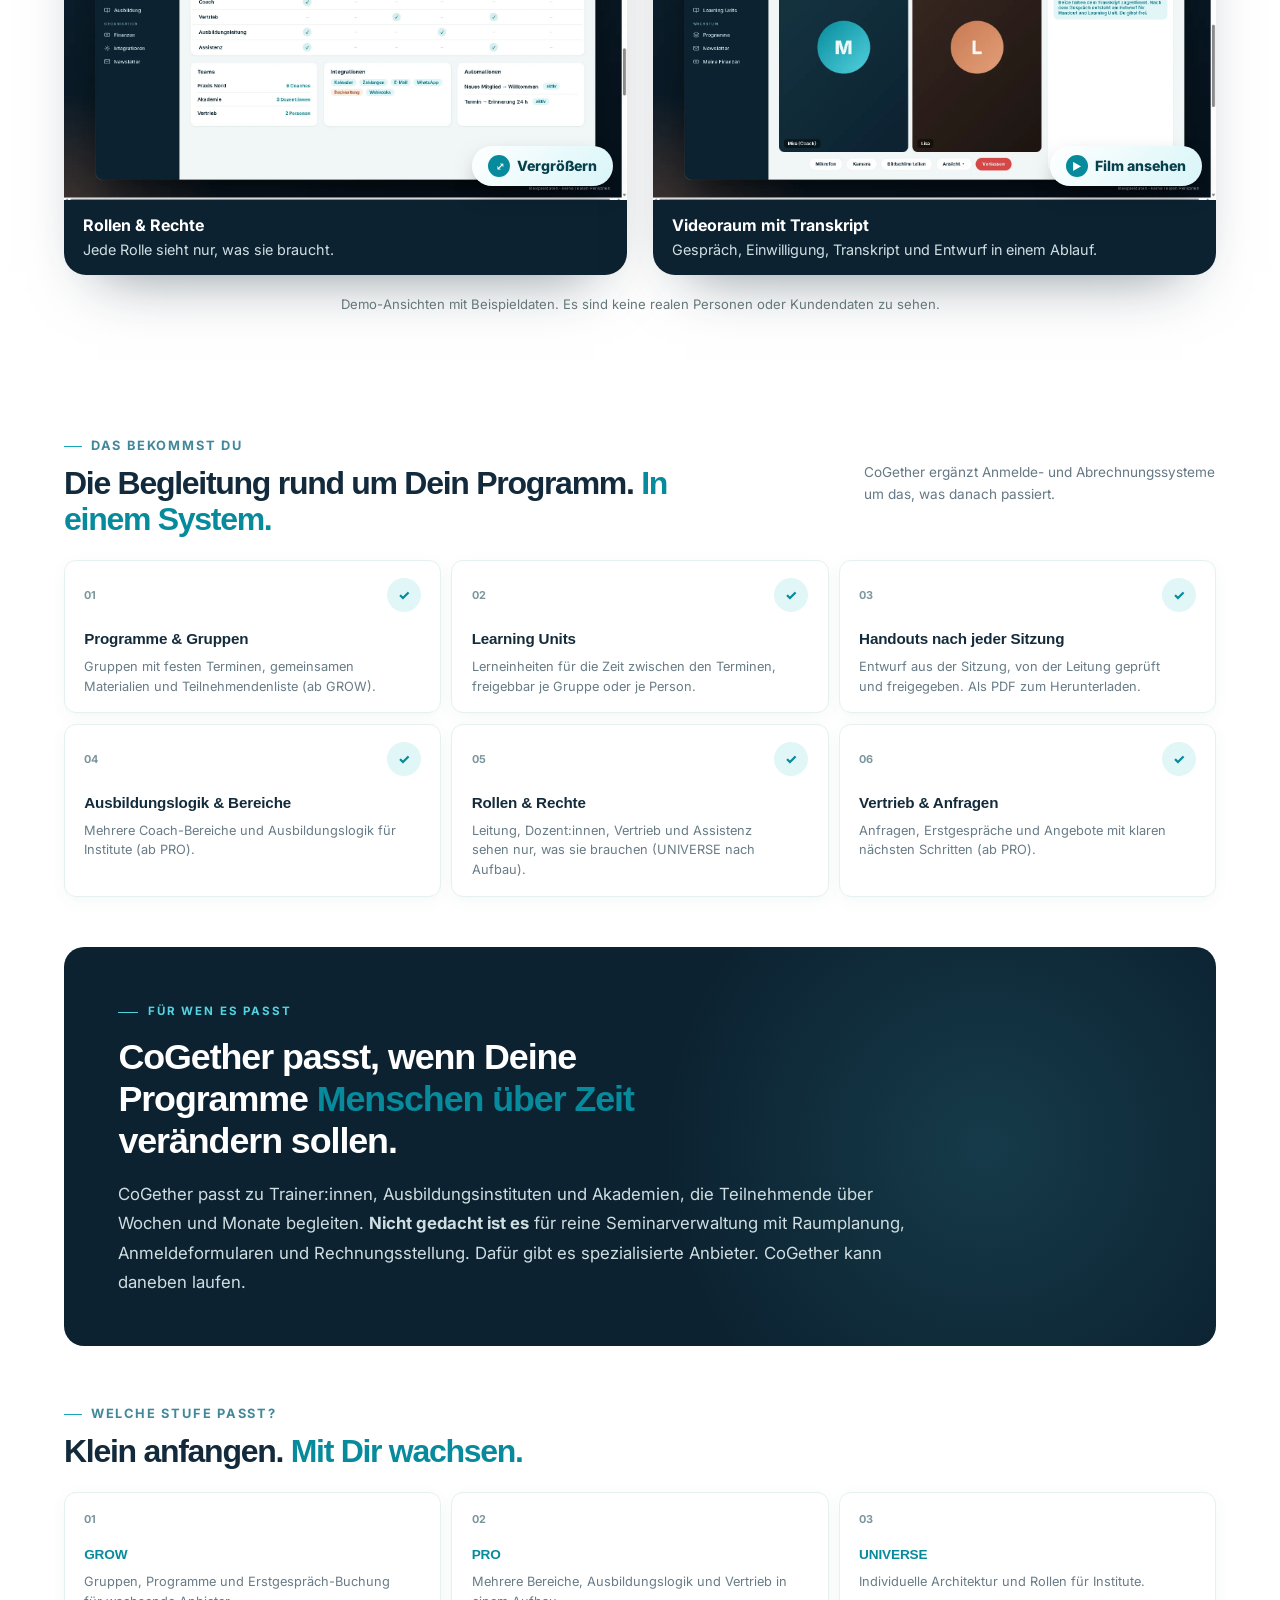
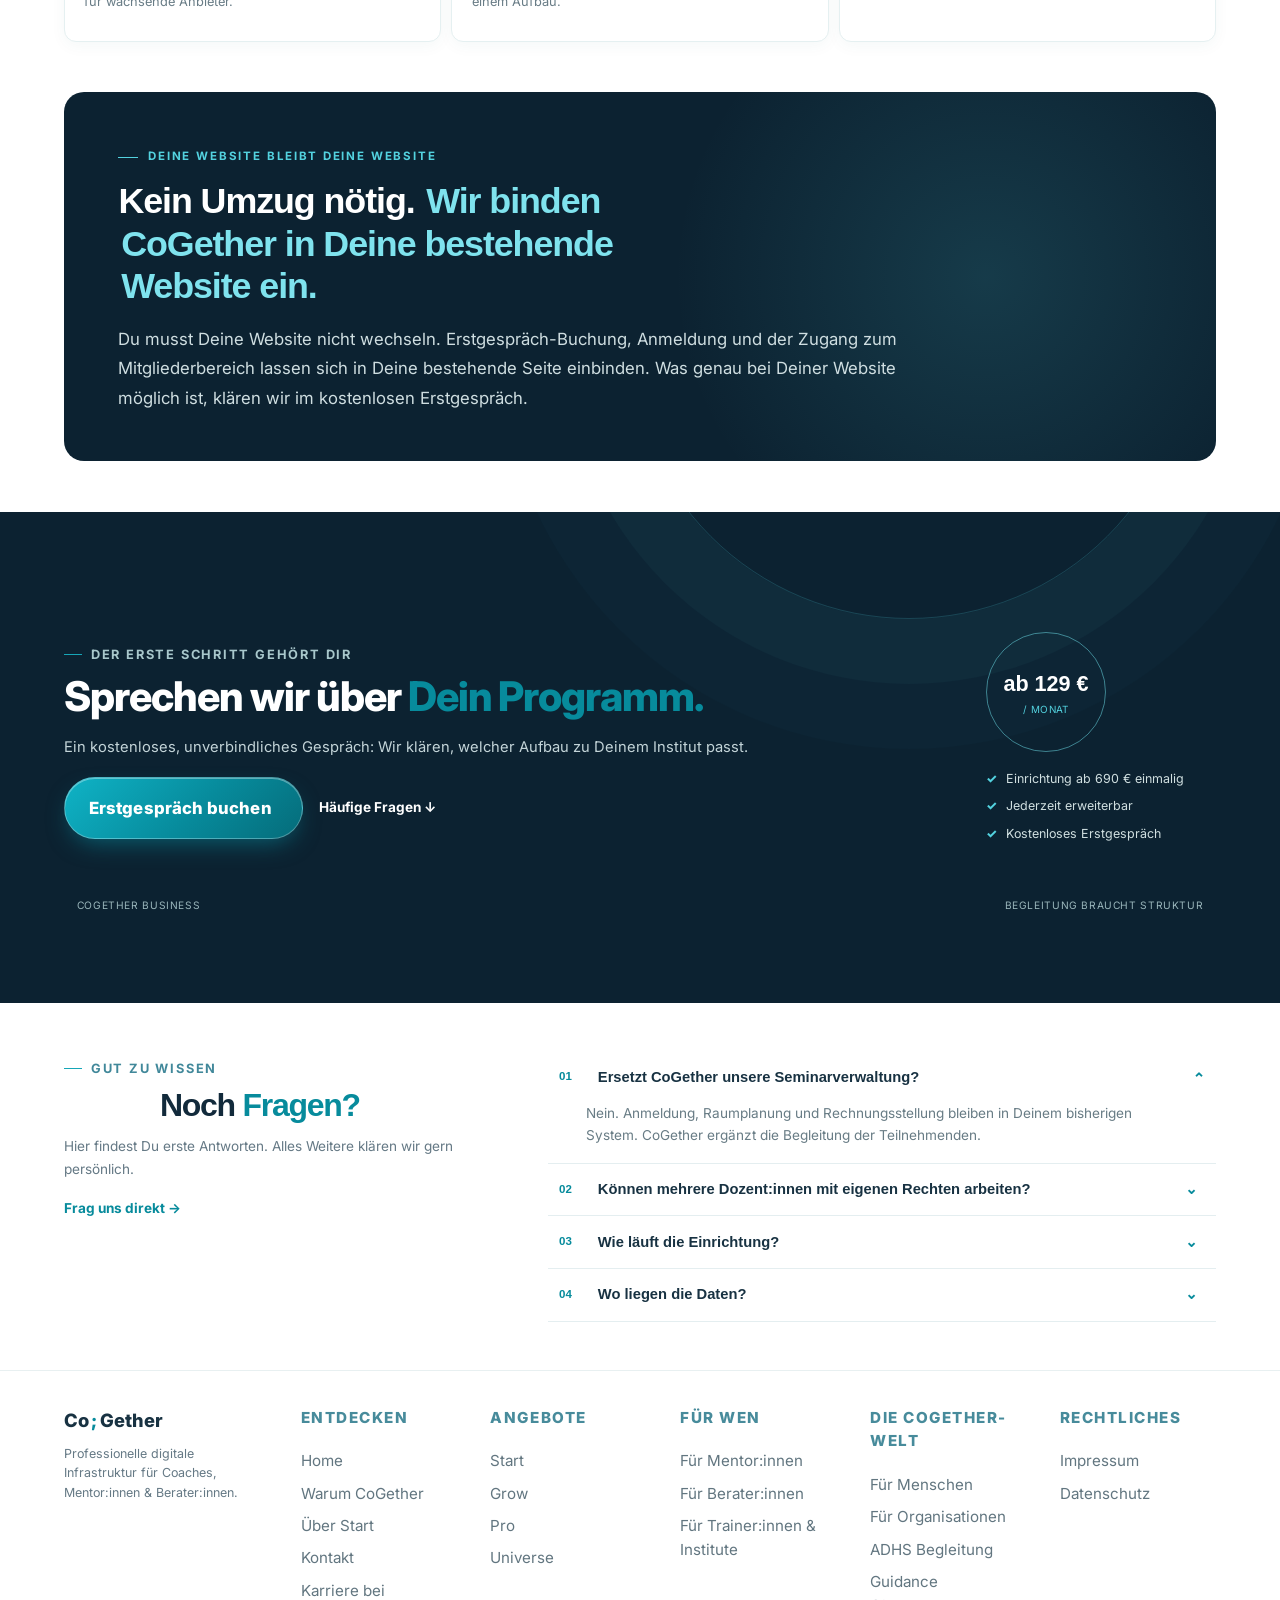
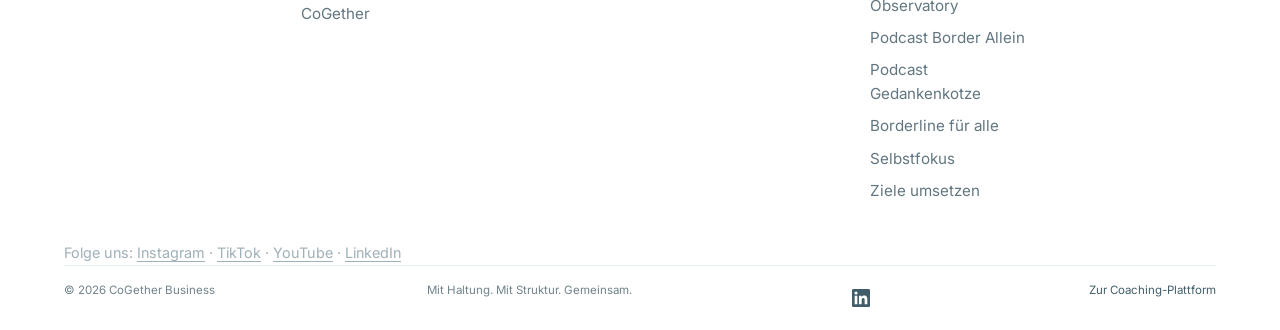
<file: software-fuer-trainer-und-institute/index.html>
<!doctype html>
<html lang="de">
<head>
<meta charset="utf-8">
<meta name="viewport" content="width=device-width, initial-scale=1">
<title>Software für Trainer:innen und Ausbildungsinstitute | CoGether Business</title>
<meta name="description" content="Software für Trainer:innen und Ausbildungsinstitute: Programme, Gruppen, Learning Units und Teilnehmenden-Entwicklung über Monate. Rollen für Dozent:innen. Ab 129 €/Monat."><!-- seo-pass:start -->
<meta property="og:locale" content="de_DE">
<meta property="og:type" content="website">
<meta property="og:site_name" content="CoGether Business">
<meta property="og:title" content="Software für Trainer:innen und Ausbildungsinstitute | CoGether Business">
<meta property="og:description" content="Software für Trainer:innen und Ausbildungsinstitute: Programme, Gruppen, Learning Units und Teilnehmenden-Entwicklung über Monate. Rollen für Dozent:innen. Ab 129 €/Monat.">
<meta property="og:url" content="https://cogether-software.de/software-fuer-trainer-und-institute/">
<meta property="og:image" content="https://cogether-software.de/assets/img/og-business.png">
<meta property="og:image:width" content="1200">
<meta property="og:image:height" content="630">
<meta property="og:image:alt" content="CoGether – Coaching Software für Coaches, Mentor:innen und Berater:innen">
<meta name="twitter:card" content="summary_large_image">
<meta name="twitter:title" content="Software für Trainer:innen und Ausbildungsinstitute | CoGether Business">
<meta name="twitter:description" content="Software für Trainer:innen und Ausbildungsinstitute: Programme, Gruppen, Learning Units und Teilnehmenden-Entwicklung über Monate. Rollen für Dozent:innen. Ab 129 €/Monat.">
<meta name="twitter:image" content="https://cogether-software.de/assets/img/og-business.png">
<!-- seo-pass:end -->

<link rel="icon" href="/favicon.svg" type="image/svg+xml"><link rel="icon" href="/favicon.ico" sizes="48x48"><link rel="apple-touch-icon" href="/apple-touch-icon.png"><link rel="canonical" href="https://cogether-software.de/software-fuer-trainer-und-institute/">
<link rel="preconnect" href="https://fonts.googleapis.com">
<link rel="preconnect" href="https://fonts.gstatic.com" crossorigin>
<link href="https://fonts.googleapis.com/css2?family=Inter:wght@400;500;600;700;800&display=swap" rel="stylesheet">
<link rel="stylesheet" href="/assets/style.css?v=40">
<!-- seo-pass:start -->
<!-- seo-pass:end -->
<link rel="sitemap" type="application/xml" href="/sitemap.xml">
<script type="application/ld+json">
{
  "@context": "https://schema.org",
  "@type": "WebPage",
  "@id": "https://cogether-software.de/software-fuer-trainer-und-institute/#webpage",
  "url": "https://cogether-software.de/software-fuer-trainer-und-institute/",
  "name": "Software für Trainer:innen und Ausbildungsinstitute",
  "description": "Software für Trainer:innen und Ausbildungsinstitute: Programme, Gruppen, Learning Units und Teilnehmenden-Entwicklung über Monate. Rollen für Dozent:innen. Ab 129 €/Monat.",
  "inLanguage": "de-DE",
  "isPartOf": {
    "@id": "https://cogether-software.de/#website"
  },
  "about": {
    "@type": "Organization",
    "@id": "https://cogether-software.de/#organization"
  }
}
</script>
<script type="application/ld+json">
{
  "@context": "https://schema.org",
  "@type": "BreadcrumbList",
  "itemListElement": [
    {
      "@type": "ListItem",
      "position": 1,
      "name": "Start",
      "item": "https://cogether-software.de/"
    },
    {
      "@type": "ListItem",
      "position": 2,
      "name": "Für Trainer:innen & Institute",
      "item": "https://cogether-software.de/software-fuer-trainer-und-institute/"
    }
  ]
}
</script>
<script type="application/ld+json">
{
  "@context": "https://schema.org",
  "@type": "FAQPage",
  "mainEntity": [
    {
      "@type": "Question",
      "name": "Ersetzt CoGether unsere Seminarverwaltung?",
      "acceptedAnswer": {
        "@type": "Answer",
        "text": "Nein. Anmeldung, Raumplanung und Rechnungsstellung bleiben in Deinem bisherigen System. CoGether ergänzt die Begleitung der Teilnehmenden."
      }
    },
    {
      "@type": "Question",
      "name": "Können mehrere Dozent:innen mit eigenen Rechten arbeiten?",
      "acceptedAnswer": {
        "@type": "Answer",
        "text": "Ja. Ab PRO mit mehreren Bereichen, mit UNIVERSE mit individuellen Rollen und Rechten."
      }
    },
    {
      "@type": "Question",
      "name": "Wie läuft die Einrichtung?",
      "acceptedAnswer": {
        "@type": "Answer",
        "text": "Wir richten die Kernbereiche gemeinsam mit Dir ein. START 690 €, GROW 1.490 €, PRO 2.990 € einmalig. UNIVERSE nach Absprache."
      }
    },
    {
      "@type": "Question",
      "name": "Wo liegen die Daten?",
      "acceptedAnswer": {
        "@type": "Answer",
        "text": "Die Plattform läuft in Deutschland, das Videogespräch auf einem Server in der EU. Transkripte entstehen nur mit Einwilligung aller Beteiligten."
      }
    }
  ]
}
</script>
</head>
<body>

<header class="site sv2-header">
  <div class="wrap">
    <a class="brand" href="/">Co<span>;</span>Gether <small>Für Coaches, Mentor:innen &amp; Berater:innen</small></a>
    <button class="navtoggle" aria-label="Menü öffnen" aria-expanded="false" id="navtoggle">☰</button>
    <nav class="mainnav" id="mainnav">
      <a href="/warum-cogether/">Warum CoGether</a>
      <a href="/start/">Start</a>
      <a href="/grow/">Grow</a>
      <a href="/pro/">Pro</a>
      <a href="/universe/">Universe</a>
      <a href="/vertrieb/">Karriere</a>
      <a href="/kontakt/">Kontakt</a>
    </nav>
    <a class="sv2-pill-check" href="/praxis-check/?utm_source=menue&amp;utm_medium=button&amp;utm_campaign=coach-check" aria-label="Praxis-Check starten, 2 Minuten"><svg viewBox="0 0 24 24" aria-hidden="true"><path d="M9 11l3 3 8-8"/><path d="M20 12v6a2 2 0 0 1-2 2H6a2 2 0 0 1-2-2V6a2 2 0 0 1 2-2h9"/></svg><span>Praxis-Check</span><small>2 Min.</small></a>
    <a class="sv2-pill-cta js-booking-cta" href="/erstgespraech/">Erstgespräch buchen</a>
  </div>
</header>

<!-- HERO -->
<section class="sv2-hero">
  <div class="sv2-hero__inner">
    <div class="sv2-hero__copy">
      <span class="sv2-hero__eyebrow">Für Trainer:innen &amp; Institute</span>
      <h1>Software für Programme, die <em>über den Termin hinaus wirken.</em></h1>
      <p class="sv2-hero__lede">Seminarverwaltung organisiert Anmeldung, Räume und Rechnungen. CoGether begleitet die Teilnehmenden danach: mit Gruppen, Lerneinheiten, Handouts und einem Raum für ihre Entwicklung.</p>
      <div class="sv2-hero__ctas">
        <a class="sv2-pill-cta sv2-pill-cta--lg js-booking-cta" href="/erstgespraech/">Erstgespräch buchen</a>
        <a class="sv2-text-link sv2-text-link--light" href="#funktionen">Funktionen ansehen ↓</a>
      </div>
      <ul class="sv2-hero__points">
        <li>Programme über Monate</li>
        <li>Rollen für Dozent:innen</li>
        <li>Entwicklung sichtbar</li>
      </ul>
    </div>
    <div class="sv2-hero__media">
      <img src="/assets/img/product/s5.webp" alt="Demo-Ansicht von Rollen und Rechten mit Teams, Integrationen und Automationen" width="1600" height="1000" loading="eager">
      <div class="sv2-hero__benefit">
        <span class="sv2-hero__benefit-icon">✓</span>
        <div><h5>Rollen nach Aufbau</h5><p>Dozent:innen, Leitung und Vertrieb sehen genau, was sie brauchen.</p></div>
      </div>
    </div>
  </div>
  <div class="sv2-hero__bottom"><span>Lernen passiert zwischen den Terminen.</span><span>ab 129 € / Monat · 690 € Einrichtung</span></div>
</section>

<!-- PROBLEM -->
<section class="sv2-modules" id="problem">
  <div class="sv2-wrap">
    <div class="sv2-modules__heading">
      <div><span class="sv2-eyebrow">Wo es heute hakt</span><h2 class="sv2-h2">Das Seminar endet. <em class="key">Die Entwicklung sollte es nicht.</em></h2></div>
    </div>
    <div class="sv2-module-grid">
      <div class="sv2-module">
        <div class="sv2-module__top"><span class="sv2-module__num">01</span></div>
        <h4>Nach dem Termin ist Stille</h4>
        <p>Teilnehmende gehen nach Hause, Übungen versanden, die Verbindung reißt ab. Dabei beginnt die Wirkung erst im Alltag.</p>
      </div>
      <div class="sv2-module">
        <div class="sv2-module__top"><span class="sv2-module__num">02</span></div>
        <h4>Mehrere Dozent:innen, mehrere Welten</h4>
        <p>Materialien, Gruppen und Stände liegen bei jeder Person woanders. Einheitliche Begleitung wird zum Kraftakt.</p>
      </div>
      <div class="sv2-module">
        <div class="sv2-module__top"><span class="sv2-module__num">03</span></div>
        <h4>Programme sind mehr als Kurse</h4>
        <p>Ausbildungen und Mehrmonats-Programme brauchen Gruppen, Aufgaben, Rückmeldung und Fortschritt, nicht nur eine Teilnehmerliste.</p>
      </div>
    </div>
  </div>
</section>

<!-- PRODUKTANSICHTEN -->
<section class="sv2-section sv2-product" aria-labelledby="pshots-h">
  <div class="sv2-wrap">
    <span class="sv2-eyebrow" style="justify-content:center;display:inline-flex;width:100%">So sieht es aus</span>
    <h2 class="sv2-h2" id="pshots-h" style="text-align:center;max-width:34ch;margin-inline:auto">Gruppen führen. Rollen steuern. <em>Entwicklung zeigen.</em></h2>
    <div class="pshots">
      <figure><img src="/assets/img/product/s5.webp" width="1600" height="1000" alt="Demo-Ansicht von Rollen und Rechten mit Teams und Integrationen" loading="lazy" decoding="async"><figcaption><b>Rollen &amp; Rechte</b>Jede Rolle sieht nur, was sie braucht.</figcaption></figure>
      <figure><img src="/assets/img/product/s3.webp" width="1600" height="1000" alt="Demo-Ansicht des Videoraums mit Transkript" loading="lazy" decoding="async"><figcaption><b>Videoraum mit Transkript</b>Gespräch, Einwilligung, Transkript und Entwurf in einem Ablauf.</figcaption></figure>
    </div>
    <p class="pshots__note">Demo-Ansichten mit Beispieldaten. Es sind keine realen Personen oder Kundendaten zu sehen.</p>
  </div>
</section>

<!-- FUNKTIONEN -->
<section class="sv2-modules" id="funktionen">
  <div class="sv2-wrap">
    <div class="sv2-modules__heading">
      <div><span class="sv2-eyebrow">Das bekommst Du</span><h2 class="sv2-h2">Die Begleitung rund um Dein Programm. <em>In einem System.</em></h2></div>
      <p>CoGether ergänzt Anmelde- und Abrechnungssysteme um das, was danach passiert.</p>
    </div>
    <div class="sv2-module-grid">
      <div class="sv2-module">
        <div class="sv2-module__top"><span class="sv2-module__num">01</span><span class="sv2-module__icon">✓</span></div>
        <h4>Programme &amp; Gruppen</h4>
        <p>Gruppen mit festen Terminen, gemeinsamen Materialien und Teilnehmendenliste (ab GROW).</p>
      </div>
      <div class="sv2-module">
        <div class="sv2-module__top"><span class="sv2-module__num">02</span><span class="sv2-module__icon">✓</span></div>
        <h4>Learning Units</h4>
        <p>Lerneinheiten für die Zeit zwischen den Terminen, freigebbar je Gruppe oder je Person.</p>
      </div>
      <div class="sv2-module">
        <div class="sv2-module__top"><span class="sv2-module__num">03</span><span class="sv2-module__icon">✓</span></div>
        <h4>Handouts nach jeder Sitzung</h4>
        <p>Entwurf aus der Sitzung, von der Leitung geprüft und freigegeben. Als PDF zum Herunterladen.</p>
      </div>
      <div class="sv2-module">
        <div class="sv2-module__top"><span class="sv2-module__num">04</span><span class="sv2-module__icon">✓</span></div>
        <h4>Ausbildungslogik &amp; Bereiche</h4>
        <p>Mehrere Coach-Bereiche und Ausbildungslogik für Institute (ab PRO).</p>
      </div>
      <div class="sv2-module">
        <div class="sv2-module__top"><span class="sv2-module__num">05</span><span class="sv2-module__icon">✓</span></div>
        <h4>Rollen &amp; Rechte</h4>
        <p>Leitung, Dozent:innen, Vertrieb und Assistenz sehen nur, was sie brauchen (UNIVERSE nach Aufbau).</p>
      </div>
      <div class="sv2-module">
        <div class="sv2-module__top"><span class="sv2-module__num">06</span><span class="sv2-module__icon">✓</span></div>
        <h4>Vertrieb &amp; Anfragen</h4>
        <p>Anfragen, Erstgespräche und Angebote mit klaren nächsten Schritten (ab PRO).</p>
      </div>
    </div>
  </div>
</section>

<!-- PASST / PASST NICHT -->
<section class="sv2-section" style="padding-top:0">
  <div class="sv2-wrap">
    <div class="sv2-fit">
      <span class="sv2-fit__eyebrow">Für wen es passt</span>
      <h2>CoGether passt, wenn Deine Programme <em>Menschen über Zeit</em> verändern sollen.</h2>
      <p>CoGether passt zu Trainer:innen, Ausbildungsinstituten und Akademien, die Teilnehmende über Wochen und Monate begleiten. <b>Nicht gedacht ist es</b> für reine Seminarverwaltung mit Raumplanung, Anmeldeformularen und Rechnungsstellung. Dafür gibt es spezialisierte Anbieter. CoGether kann daneben laufen.</p>
    </div>
  </div>
</section>

<!-- WELCHE STUFE -->
<section class="sv2-modules" style="padding-top:0">
  <div class="sv2-wrap">
    <div class="sv2-modules__heading"><div><span class="sv2-eyebrow">Welche Stufe passt?</span><h2 class="sv2-h2">Klein anfangen. <em>Mit Dir wachsen.</em></h2></div></div>
    <div class="sv2-module-grid">
      <div class="sv2-module">
        <div class="sv2-module__top"><span class="sv2-module__num">01</span></div>
        <h4><a class="sv2-text-link" href="/grow/" style="display:inline">GROW</a></h4>
        <p>Gruppen, Programme und Erstgespräch-Buchung für wachsende Anbieter.</p>
      </div>
      <div class="sv2-module">
        <div class="sv2-module__top"><span class="sv2-module__num">02</span></div>
        <h4><a class="sv2-text-link" href="/pro/" style="display:inline">PRO</a></h4>
        <p>Mehrere Bereiche, Ausbildungslogik und Vertrieb in einem Aufbau.</p>
      </div>
      <div class="sv2-module">
        <div class="sv2-module__top"><span class="sv2-module__num">03</span></div>
        <h4><a class="sv2-text-link" href="/universe/" style="display:inline">UNIVERSE</a></h4>
        <p>Individuelle Architektur und Rollen für Institute.</p>
      </div>
    </div>
  </div>
</section>

<!-- EIGENE WEBSITE -->
<section class="sv2-section" style="padding-top:0">
  <div class="sv2-wrap">
    <div class="sv2-fit">
      <span class="sv2-fit__eyebrow">Deine Website bleibt Deine Website</span>
      <h2>Kein Umzug nötig. <em class="key">Wir binden CoGether in Deine bestehende Website ein.</em></h2>
      <p>Du musst Deine Website nicht wechseln. Erstgespräch-Buchung, Anmeldung und der Zugang zum Mitgliederbereich lassen sich in Deine bestehende Seite einbinden. Was genau bei Deiner Website möglich ist, klären wir im kostenlosen Erstgespräch.</p>
    </div>
  </div>
</section>

<!-- CTA -->
<section class="sv2-cta">
  <div class="sv2-wrap sv2-cta__inner">
    <div>
      <span class="sv2-eyebrow sv2-eyebrow--light">Der erste Schritt gehört Dir</span>
      <h2>Sprechen wir über <em>Dein Programm.</em></h2>
      <p>Ein kostenloses, unverbindliches Gespräch: Wir klären, welcher Aufbau zu Deinem Institut passt.</p>
      <div class="sv2-cta__actions">
        <a class="sv2-pill-cta sv2-pill-cta--lg js-booking-cta" href="/erstgespraech/">Erstgespräch buchen</a>
        <a class="sv2-text-link sv2-text-link--light" href="#faq">Häufige Fragen ↓</a>
      </div>
    </div>
    <div class="sv2-cta__aside">
      <div class="sv2-price-orbit"><strong>ab&nbsp;129&nbsp;€</strong><span>/ MONAT</span></div>
      <ul><li>Einrichtung ab 690 € einmalig</li><li>Jederzeit erweiterbar</li><li>Kostenloses Erstgespräch</li></ul>
    </div>
  </div>
  <div class="sv2-cta__footerline"><span>CoGether Business</span><span>Begleitung braucht Struktur</span></div>
</section>

<!-- FAQ -->
<section class="sv2-wrap sv2-faq-section" id="faq">
  <div class="sv2-faq-heading">
    <span class="sv2-eyebrow">Gut zu wissen</span>
    <h2 class="sv2-h2">Noch <em>Fragen?</em></h2>
    <p>Hier findest Du erste Antworten. Alles Weitere klären wir gern persönlich.</p>
    <a class="sv2-text-link js-booking-cta" href="/erstgespraech/">Frag uns direkt →</a>
  </div>
  <div>
    <details class="sv2-faq-item" open>
      <summary><span class="sv2-faq-num">01</span><span>Ersetzt CoGether unsere Seminarverwaltung?</span><span class="sv2-faq-chevron">⌄</span></summary>
      <p>Nein. Anmeldung, Raumplanung und Rechnungsstellung bleiben in Deinem bisherigen System. CoGether ergänzt die Begleitung der Teilnehmenden.</p>
    </details>
    <details class="sv2-faq-item">
      <summary><span class="sv2-faq-num">02</span><span>Können mehrere Dozent:innen mit eigenen Rechten arbeiten?</span><span class="sv2-faq-chevron">⌄</span></summary>
      <p>Ja. Ab PRO mit mehreren Bereichen, mit UNIVERSE mit individuellen Rollen und Rechten.</p>
    </details>
    <details class="sv2-faq-item">
      <summary><span class="sv2-faq-num">03</span><span>Wie läuft die Einrichtung?</span><span class="sv2-faq-chevron">⌄</span></summary>
      <p>Wir richten die Kernbereiche gemeinsam mit Dir ein. START 690 €, GROW 1.490 €, PRO 2.990 € einmalig. UNIVERSE nach Absprache.</p>
    </details>
    <details class="sv2-faq-item">
      <summary><span class="sv2-faq-num">04</span><span>Wo liegen die Daten?</span><span class="sv2-faq-chevron">⌄</span></summary>
      <p>Die Plattform läuft in Deutschland, das Videogespräch auf einem Server in der EU. Transkripte entstehen nur mit Einwilligung aller Beteiligten.</p>
    </details>
  </div>
</section>

<footer class="sv2-footer">
  <div class="sv2-wrap sv2-footer__main">
    <div class="sv2-footer__brand-block">
      <div class="sv2-footer__brand">Co<span>;</span>Gether</div>
      <p class="sv2-footer__tag">Professionelle digitale Infrastruktur für Coaches, Mentor:innen &amp; Berater:innen.</p>
    </div>
    <div class="sv2-footer__col">
      <span class="sv2-footer__label">Entdecken</span>
      <a href="/">Home</a>
      <a href="/warum-cogether/">Warum CoGether</a>
      <a href="/start/">Über Start</a>
      <a href="/kontakt/">Kontakt</a>
      <a href="/vertrieb/">Karriere bei CoGether</a>
    </div>
    <div class="sv2-footer__col">
      <span class="sv2-footer__label">Angebote</span>
      <a href="/start/">Start</a>
      <a href="/grow/">Grow</a>
      <a href="/pro/">Pro</a>
      <a href="/universe/">Universe</a>
    </div>
    <div class="sv2-footer__col">
      <span class="sv2-footer__label">Für wen</span>
      <a href="/mentoring-software/">Für Mentor:innen</a>
      <a href="/software-fuer-berater/">Für Berater:innen</a>
      <a href="/software-fuer-trainer-und-institute/">Für Trainer:innen &amp; Institute</a>
    </div>
    <div class="sv2-footer__col">
      <span class="sv2-footer__label">Die CoGether-Welt</span>
      <a href="https://cogether.de/">Für Menschen</a>
      <a href="https://business.cogether.de/">Für Organisationen</a>
      <a href="https://adhsbegleitung.de/">ADHS Begleitung</a>
      <a href="https://guidanceobservatory.com/">Guidance Observatory</a>
      <a href="https://borderallein.de/podcast/">Podcast Border Allein</a>
      <a href="https://gedankenkotze.de/">Podcast Gedankenkotze</a>
      <a href="https://xn--borderlinefralle-tzb.de/">Borderline für alle</a>
      <a href="https://selbstfokus.de/">Selbstfokus</a>
      <a href="https://zieleumsetzen.de/">Ziele umsetzen</a>
    </div>
    <div class="sv2-footer__col">
      <span class="sv2-footer__label">Rechtliches</span>
      <a href="https://cogether.de/impressum/">Impressum</a>
      <a href="https://cogether.de/datenschutz/">Datenschutz</a>
    </div>
  </div>
  <div class="sv2-wrap"><p class="soc-row">Folge uns: <a href="https://www.instagram.com/cogether_official" target="_blank" rel="noopener">Instagram</a><span aria-hidden="true"> · </span><a href="https://www.tiktok.com/@borderallein_official" target="_blank" rel="noopener">TikTok</a><span aria-hidden="true"> · </span><a href="https://www.youtube.com/@cogether" target="_blank" rel="noopener">YouTube</a><span aria-hidden="true"> · </span><a href="https://de.linkedin.com/in/cogether" target="_blank" rel="noopener">LinkedIn</a></p></div>
  <div class="sv2-wrap sv2-footer__bottom">
    <span>© <span id="y"></span> CoGether Business</span>
    <span>Mit Haltung. Mit Struktur. Gemeinsam.</span>
    <a class="sv2-footer__social" href="https://www.linkedin.com/in/cogether" target="_blank" rel="noopener" aria-label="CoGether auf LinkedIn"><svg viewBox="0 0 24 24" width="18" height="18" aria-hidden="true" fill="currentColor"><path d="M20.45 20.45h-3.56v-5.57c0-1.33-.02-3.04-1.85-3.04-1.85 0-2.14 1.45-2.14 2.94v5.67H9.35V9h3.41v1.56h.05c.48-.9 1.64-1.85 3.37-1.85 3.6 0 4.27 2.37 4.27 5.46v6.28zM5.34 7.43a2.06 2.06 0 1 1 0-4.13 2.06 2.06 0 0 1 0 4.13zM7.12 20.45H3.56V9h3.56v11.45zM22.22 0H1.77C.79 0 0 .77 0 1.73v20.54C0 23.23.79 24 1.77 24h20.45c.98 0 1.78-.77 1.78-1.73V1.73C24 .77 23.2 0 22.22 0z"/></svg></a>
      <a href="https://cogether.de/">Zur Coaching-Plattform</a>
  </div>
</footer>

<script src="/assets/sv2-reveal.js?v=1"></script>
<script>
document.getElementById('y').textContent = new Date().getFullYear();
document.getElementById('navtoggle').addEventListener('click', function(){
  var nav = document.getElementById('mainnav');
  var open = nav.classList.toggle('open');
  this.setAttribute('aria-expanded', open ? 'true' : 'false');
});

// Diamond scatter → organized-system animation, then a brief arrival
// glow once every point has landed. sv2Reveal (assets/sv2-reveal.js)
// handles IntersectionObserver + scroll/resize fallback + reduced-motion.
(function(){
  var diamond = document.getElementById('sv2-diamond');
  if (!diamond || !window.sv2Reveal) return;
  window.sv2Reveal(diamond, function(instant){
    diamond.classList.add('is-active');
    if (instant) { diamond.classList.add('is-complete'); return; }
    setTimeout(function(){ diamond.classList.add('is-complete'); }, 950);
  });
})();

// Play the process video only while it's on screen (saves bandwidth,
// avoids autoplay restrictions causing a frozen black frame).
(function(){
  var video = document.getElementById('sv2-process-video');
  if (!video || !('IntersectionObserver' in window)) return;
  var io = new IntersectionObserver(function(entries){
    entries.forEach(function(entry){
      if (entry.isIntersecting) { video.play().catch(function(){}); }
      else { video.pause(); }
    });
  }, { threshold: 0.4 });
  io.observe(video);
})();
</script>
<script src="/assets/booking-modal.js?v=3" defer></script>
<script>/* CoGether Herkunftsmessung: ohne Cookies, ohne Speicherung im Browser; nur beim Einstieg von aussen */(function(){try{var r=document.referrer,h="";try{h=r?new URL(r).host:""}catch(e){}var q=new URLSearchParams(location.search);if(h===location.host&&!q.get("utm_source"))return;var id=crypto.randomUUID?crypto.randomUUID():"10000000-1000-4000-8000-100000000000".replace(/[018]/g,function(c){return(c^crypto.getRandomValues(new Uint8Array(1))[0]&15>>c/4).toString(16)});var p=new URLSearchParams({url:location.href,ref:r,vid:id});["utm_source","utm_medium","utm_campaign","utm_content","utm_term"].forEach(function(k){var x=q.get(k);if(x)p.set(k,x)});navigator.sendBeacon("https://cogether.de/wp-json/cogether/v1/growth/beacon?"+p.toString())}catch(e){}})();</script>
<script src="/assets/lightbox.js?v=1" defer></script>
<script>(function(){try{if(navigator.doNotTrack==='1'||navigator.globalPrivacyControl)return;navigator.sendBeacon('https://cogether.de/wp-json/cogether/v1/pv',new Blob([JSON.stringify({p:'software',u:location.pathname})],{type:'text/plain'}))}catch(e){}})();</script></body>
</html>
</file>
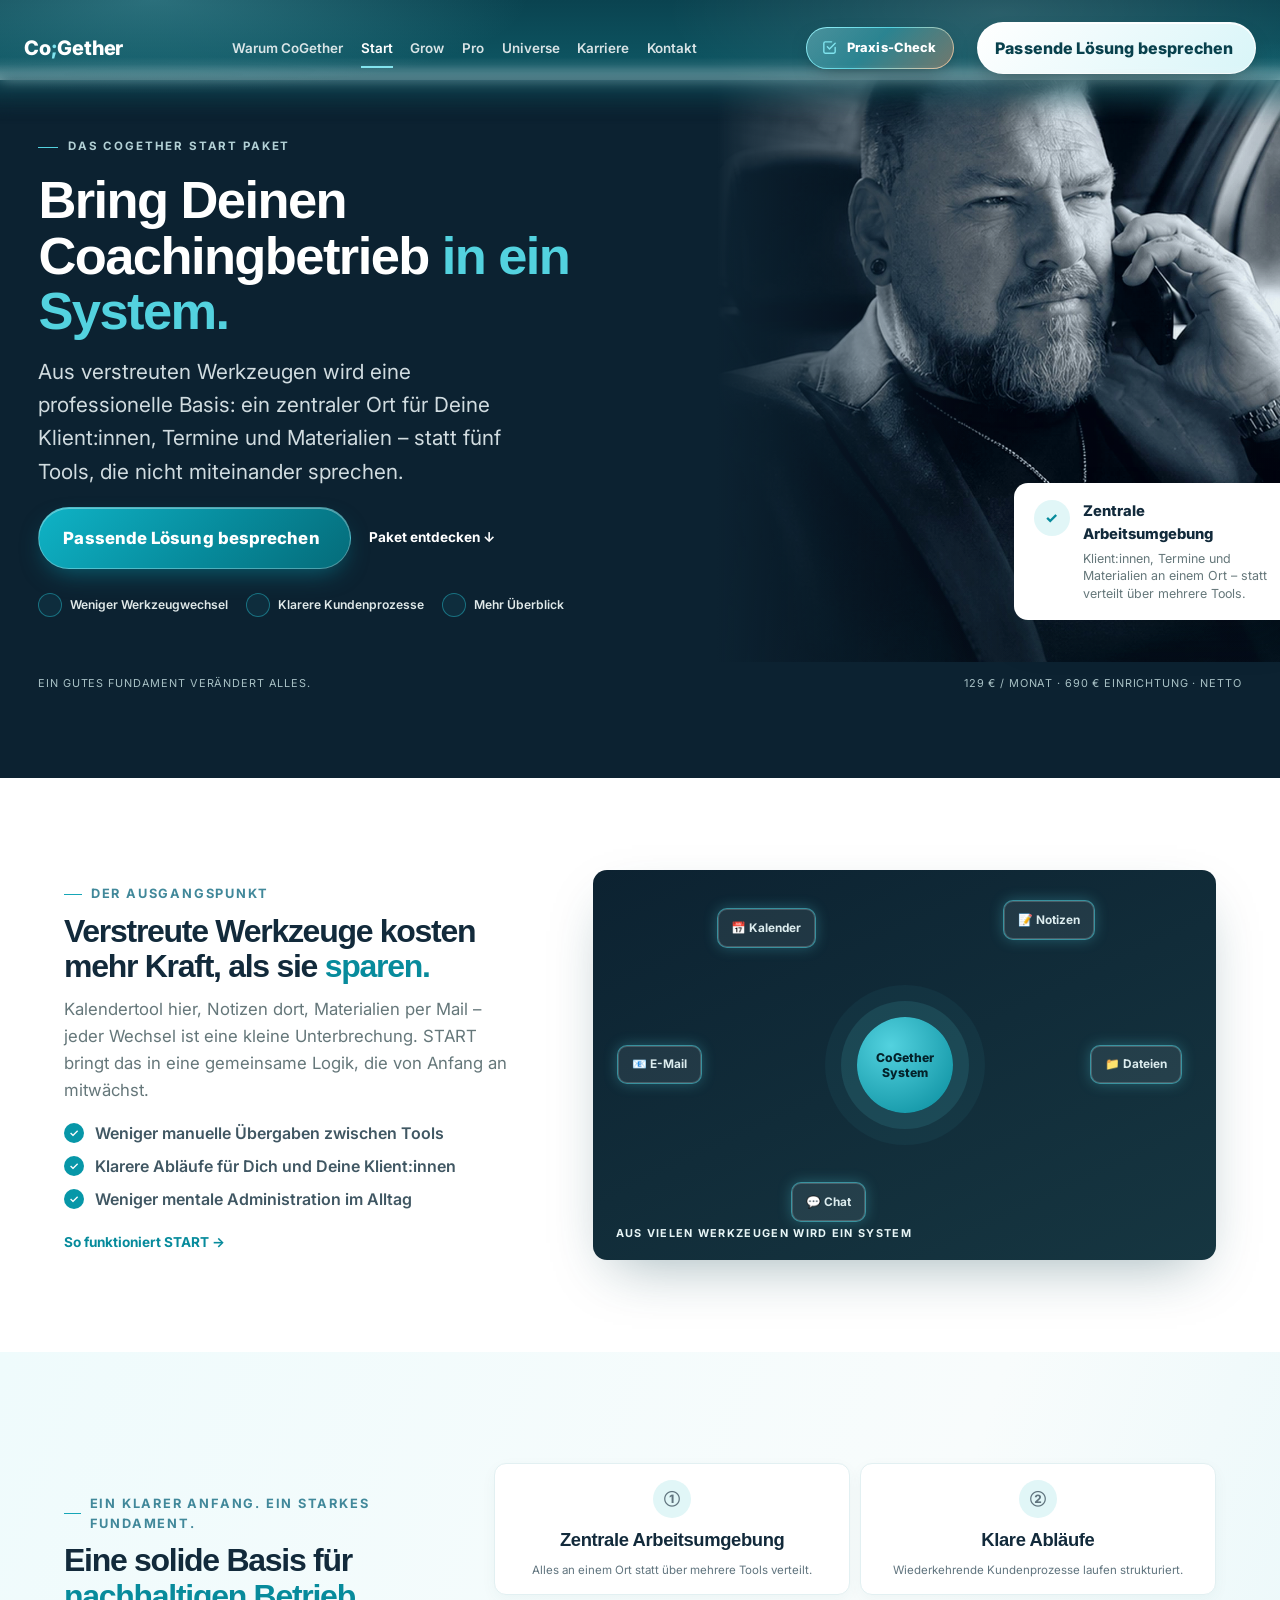
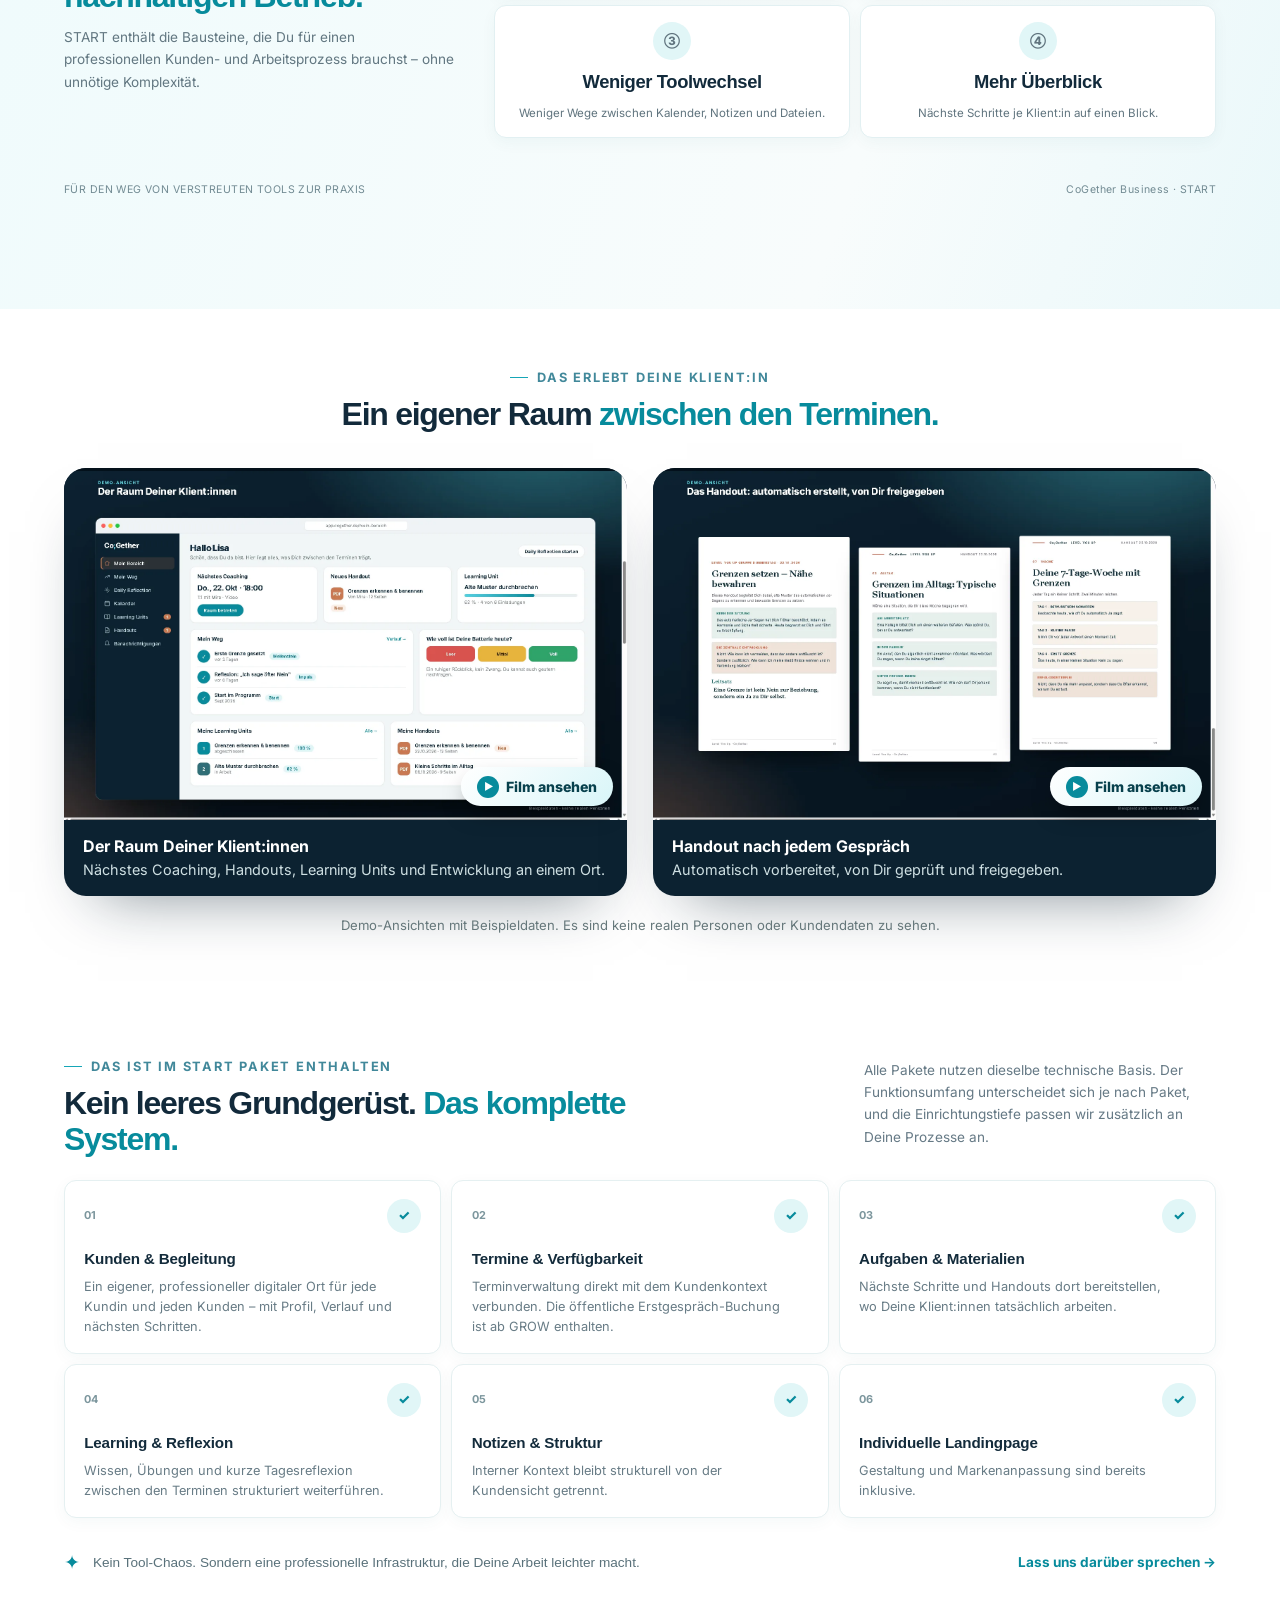
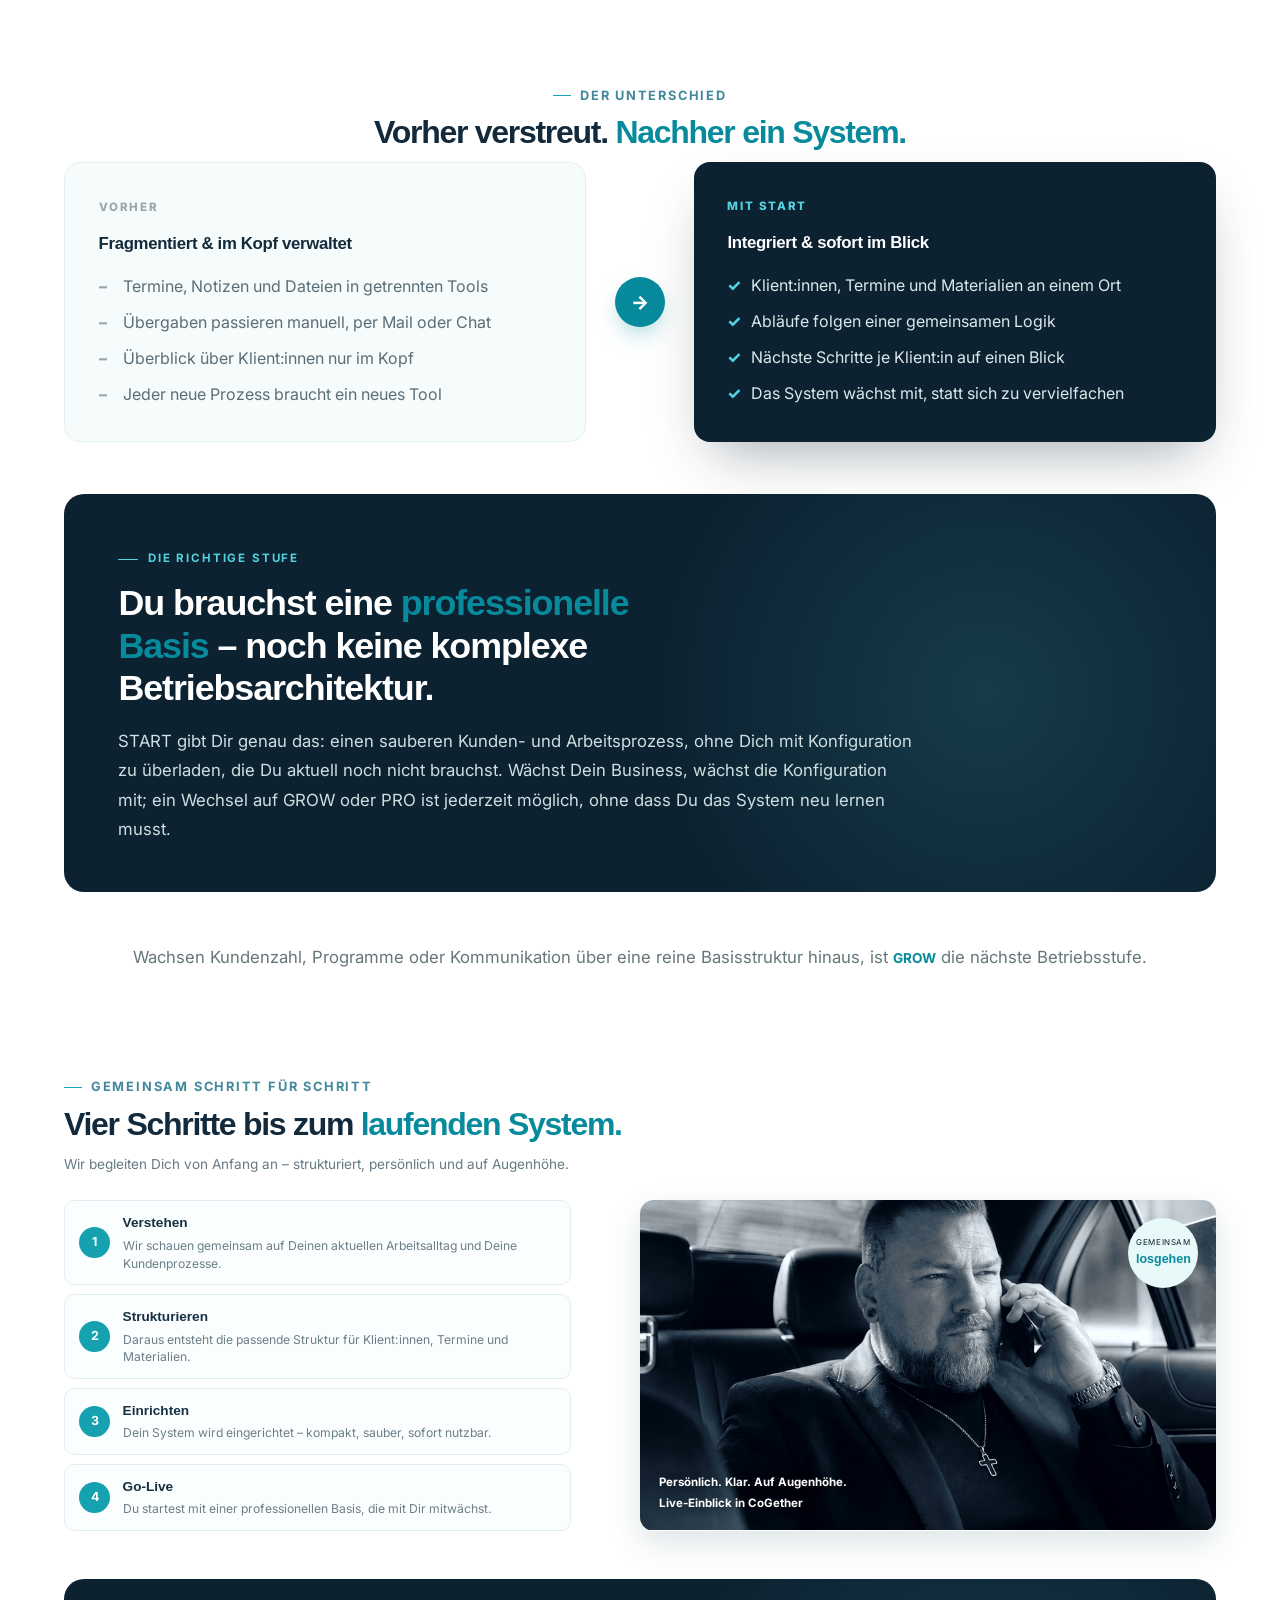
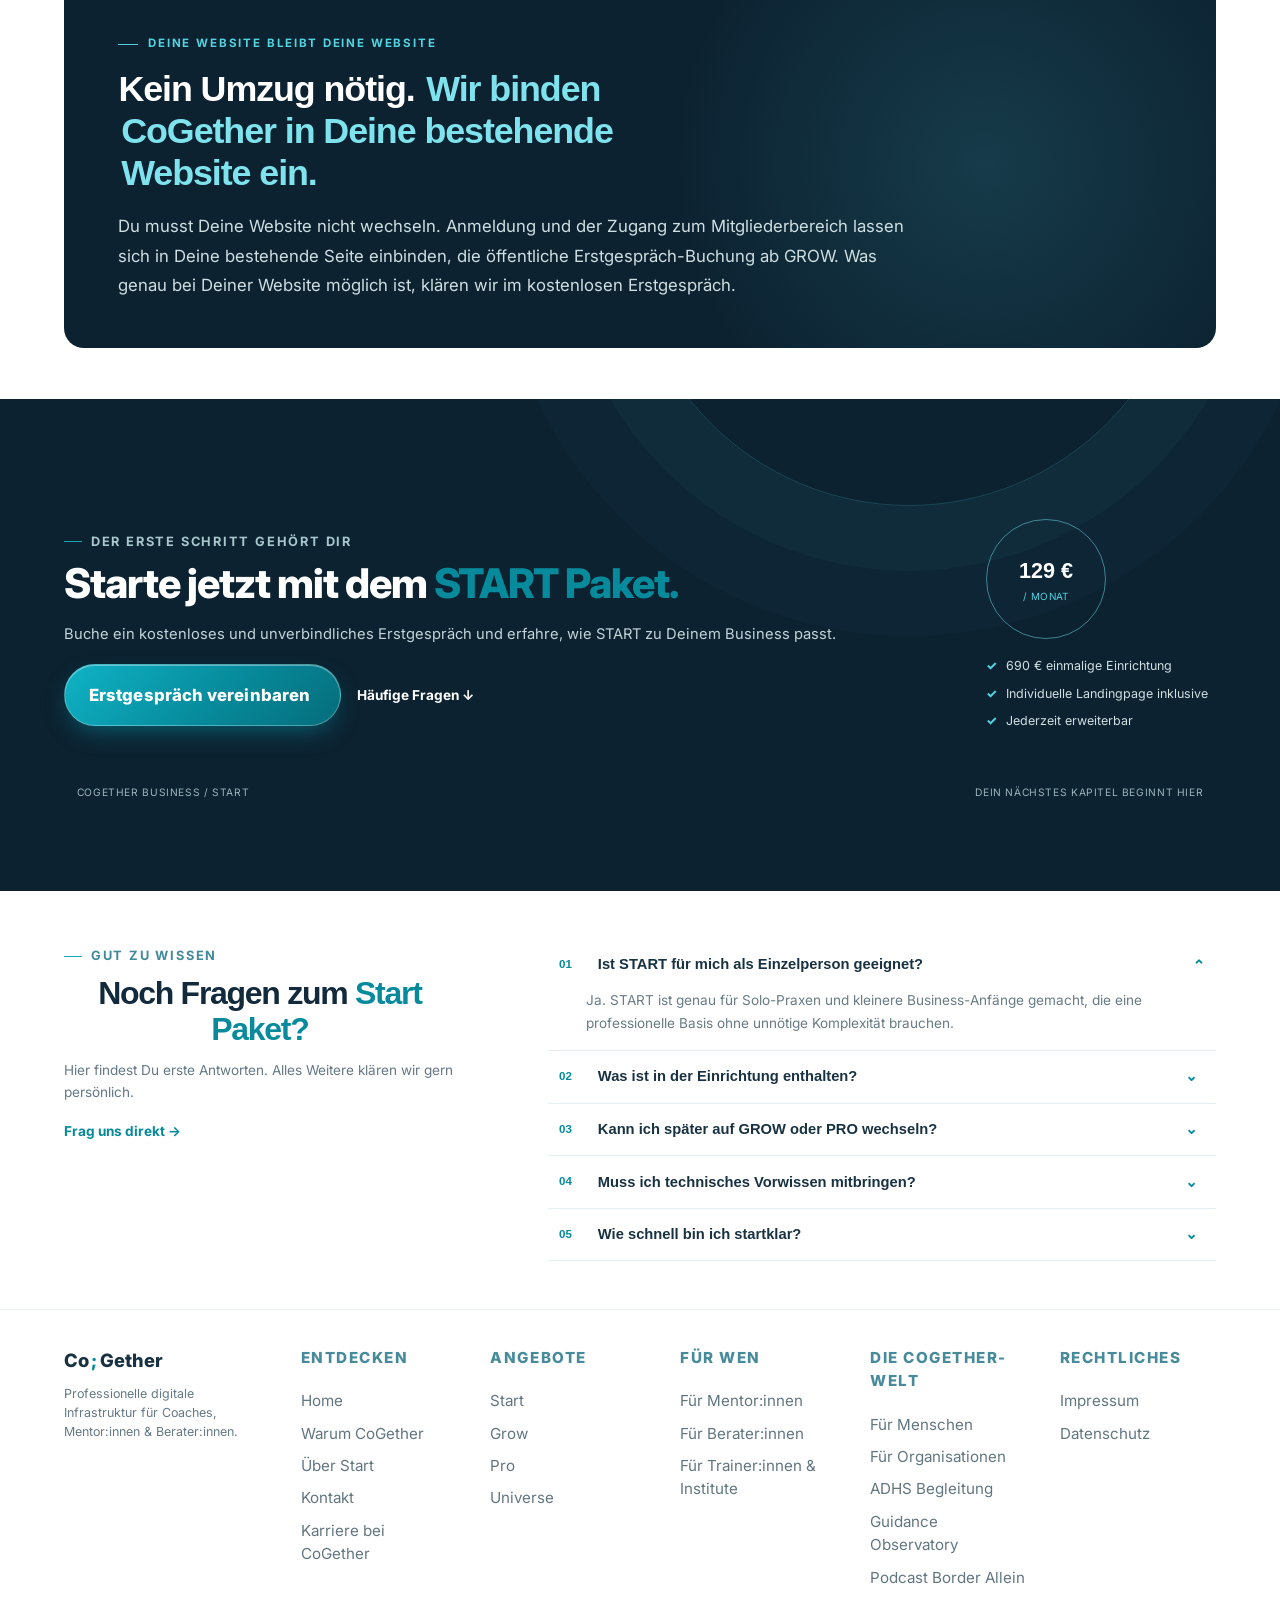
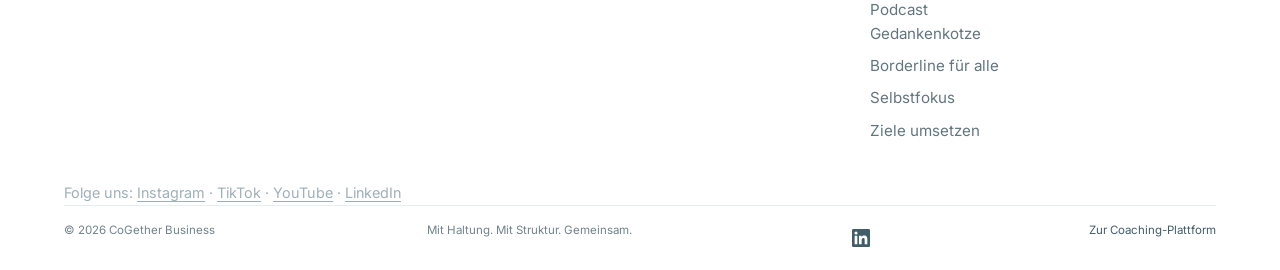
<file: start/index.html>
<!doctype html>
<html lang="de">
<head>
<meta charset="utf-8">
<meta name="viewport" content="width=device-width, initial-scale=1">
<title>Coaching Software für Solo-Coaches ab 129 €/Monat | CoGether</title>
<meta name="description" content="Coaching Software für Einzelcoaches: Dein Coachingbetrieb in einem System. Für Solo-Praxen und kleinere Business-Anfänge. Ab 129 €/Monat, Einrichtung ab 690 €."><!-- seo-pass:start -->
<meta property="og:locale" content="de_DE">
<meta property="og:type" content="website">
<meta property="og:site_name" content="CoGether Business">
<meta property="og:title" content="Coaching Software für Solo-Coaches ab 129 €/Monat | CoGether">
<meta property="og:description" content="Coaching Software für Einzelcoaches: Dein Coachingbetrieb in einem System. Für Solo-Praxen und kleinere Business-Anfänge. Ab 129 €/Monat, Einrichtung ab 690 €.">
<meta property="og:url" content="https://cogether-software.de/start/">
<meta property="og:image" content="https://cogether-software.de/assets/img/og-business.png">
<meta property="og:image:width" content="1200">
<meta property="og:image:height" content="630">
<meta property="og:image:alt" content="CoGether – Coaching Software für Coaches, Mentor:innen und Berater:innen">
<meta name="twitter:card" content="summary_large_image">
<meta name="twitter:title" content="Coaching Software für Solo-Coaches ab 129 €/Monat | CoGether">
<meta name="twitter:description" content="Coaching Software für Einzelcoaches: Dein Coachingbetrieb in einem System. Für Solo-Praxen und kleinere Business-Anfänge. Ab 129 €/Monat, Einrichtung ab 690 €.">
<meta name="twitter:image" content="https://cogether-software.de/assets/img/og-business.png">
<!-- seo-pass:end -->

<link rel="icon" href="/favicon.svg" type="image/svg+xml"><link rel="icon" href="/favicon.ico" sizes="48x48"><link rel="apple-touch-icon" href="/apple-touch-icon.png"><link rel="canonical" href="https://cogether-software.de/start/">
<link rel="preconnect" href="https://fonts.googleapis.com">
<link rel="preconnect" href="https://fonts.gstatic.com" crossorigin>
<link href="https://fonts.googleapis.com/css2?family=Inter:wght@400;500;600;700;800&display=swap" rel="stylesheet">
<link rel="stylesheet" href="/assets/style.css?v=40">
<script type="application/ld+json">
{
  "@context": "https://schema.org",
  "@type": "Product",
  "name": "CoGether START",
  "description": "Coaching Software für Solo-Coaches und kleinere Business-Anfänge: zentrale Kundenarbeit, Mitgliederbereich, Termine, Learning und individuelle Landingpage.",
  "brand": {"@type": "Brand", "name": "CoGether"},
  "offers": {
    "@type": "Offer",
    "price": "129",
    "priceCurrency": "EUR",
    "priceValidUntil": "2027-12-31",
    "url": "https://cogether-software.de/start/",
    "availability": "https://schema.org/InStock"
  }
}
</script>
<!-- seo-pass:start -->
<script type="application/ld+json">
{
 "@context": "https://schema.org",
 "@graph": [
  {
   "@type": "Organization",
   "@id": "https://cogether-software.de/#organization",
   "name": "CoGether",
   "url": "https://cogether.de/",
   "logo": {
    "@type": "ImageObject",
    "url": "https://cogether.de/wp-content/uploads/2026/08/CoGether_Logo.png"
   },
   "sameAs": [
    "https://cogether.de/",
    "https://de.linkedin.com/in/cogether",
    "https://www.instagram.com/cogether_official/"
   ]
  },
  {
   "@type": "WebSite",
   "@id": "https://cogether-software.de/#website",
   "url": "https://cogether-software.de/",
   "name": "CoGether Business",
   "inLanguage": "de-DE",
   "publisher": {
    "@id": "https://cogether-software.de/#organization"
   }
  },
  {
   "@type": "WebPage",
   "@id": "https://cogether-software.de/start/#webpage",
   "url": "https://cogether-software.de/start/",
   "name": "Coaching Software für Solo-Coaches ab 129 €/Monat | CoGether",
   "description": "Coaching Software für Einzelcoaches: Dein Coachingbetrieb in einem System. Für Solo-Praxen und kleinere Business-Anfänge. Ab 129 €/Monat, Einrichtung ab 690 €.",
   "inLanguage": "de-DE",
   "isPartOf": {
    "@id": "https://cogether-software.de/#website"
   },
   "about": {
    "@id": "https://cogether-software.de/#organization"
   },
   "primaryImageOfPage": {
    "@type": "ImageObject",
    "url": "https://cogether-software.de/assets/img/og-business.png"
   },
   "breadcrumb": {
    "@id": "https://cogether-software.de/start/#breadcrumb"
   }
  },
  {
   "@type": "BreadcrumbList",
   "@id": "https://cogether-software.de/start/#breadcrumb",
   "itemListElement": [
    {
     "@type": "ListItem",
     "position": 1,
     "name": "Start",
     "item": "https://cogether-software.de/"
    },
    {
     "@type": "ListItem",
     "position": 2,
     "name": "START",
     "item": "https://cogether-software.de/start/"
    }
   ]
  }
 ]
}
</script>
<!-- seo-pass:end -->
<link rel="sitemap" type="application/xml" href="/sitemap.xml">
</head>
<body>

<header class="site sv2-header">
  <div class="wrap">
    <a class="brand" href="/">Co<span>;</span>Gether <small>Für Coaches, Mentor:innen &amp; Berater:innen</small></a>
    <button class="navtoggle" aria-label="Menü öffnen" aria-expanded="false" id="navtoggle">☰</button>
    <nav class="mainnav" id="mainnav">
      <a href="/warum-cogether/">Warum CoGether</a>
      <a href="/start/" aria-current="page">Start</a>
      <a href="/grow/">Grow</a>
      <a href="/pro/">Pro</a>
      <a href="/universe/">Universe</a>
      <a href="/vertrieb/">Karriere</a>
      <a href="/kontakt/">Kontakt</a>
    </nav>
    <a class="sv2-pill-check" href="/praxis-check/?utm_source=menue&amp;utm_medium=button&amp;utm_campaign=coach-check" aria-label="Praxis-Check starten, 2 Minuten"><svg viewBox="0 0 24 24" aria-hidden="true"><path d="M9 11l3 3 8-8"/><path d="M20 12v6a2 2 0 0 1-2 2H6a2 2 0 0 1-2-2V6a2 2 0 0 1 2-2h9"/></svg><span>Praxis-Check</span><small>2 Min.</small></a>
    <a class="sv2-pill-cta js-booking-cta" href="/erstgespraech/">Passende Lösung besprechen</a>
  </div>
</header>

<!-- 1. HERO -->
<section class="sv2-hero">
  <div class="sv2-hero__inner">
    <div class="sv2-hero__copy">
      <span class="sv2-hero__eyebrow">Das CoGether START Paket</span>
      <h1>Bring Deinen Coachingbetrieb <em>in ein System.</em></h1>
      <p class="sv2-hero__lede">Aus verstreuten Werkzeugen wird eine professionelle Basis: ein zentraler Ort für Deine Klient:innen, Termine und Materialien – statt fünf Tools, die nicht miteinander sprechen.</p>
      <div class="sv2-hero__ctas">
        <a class="sv2-pill-cta sv2-pill-cta--lg js-booking-cta" href="/erstgespraech/">Passende Lösung besprechen</a>
        <a class="sv2-text-link sv2-text-link--light" href="#system">Paket entdecken ↓</a>
      </div>
      <ul class="sv2-hero__points">
        <li>Weniger Werkzeugwechsel</li>
        <li>Klarere Kundenprozesse</li>
        <li>Mehr Überblick</li>
      </ul>
    </div>
    <div class="sv2-hero__media">
      <img src="/assets/img/sven-portrait.jpg" alt="Sven, CoGether" width="900" height="1100" loading="eager">
      <div class="sv2-hero__benefit">
        <span class="sv2-hero__benefit-icon">✓</span>
        <div>
          <h5>Zentrale Arbeitsumgebung</h5>
          <p>Klient:innen, Termine und Materialien an einem Ort – statt verteilt über mehrere Tools.</p>
        </div>
      </div>
    </div>
  </div>
  <div class="sv2-hero__bottom">
    <span>Ein gutes Fundament verändert alles.</span>
    <span>129 € / Monat · 690 € Einrichtung · netto</span>
  </div>
</section>

<!-- 2. INTRO: Problem → System, copy links / animierte Diamant-Grafik rechts -->
<section class="sv2-section" id="system">
  <div class="sv2-wrap sv2-intro">
    <div class="sv2-intro__copy">
      <span class="sv2-eyebrow">Der Ausgangspunkt</span>
      <h2 class="sv2-h2">Verstreute Werkzeuge kosten mehr Kraft, als sie <em>sparen.</em></h2>
      <p class="sv2-lead">Kalendertool hier, Notizen dort, Materialien per Mail – jeder Wechsel ist eine kleine Unterbrechung. START bringt das in eine gemeinsame Logik, die von Anfang an mitwächst.</p>
      <ul class="sv2-checklist">
        <li><span>✓</span> Weniger manuelle Übergaben zwischen Tools</li>
        <li><span>✓</span> Klarere Abläufe für Dich und Deine Klient:innen</li>
        <li><span>✓</span> Weniger mentale Administration im Alltag</li>
      </ul>
      <a class="sv2-text-link js-booking-cta" href="/erstgespraech/">So funktioniert START →</a>
    </div>
    <div class="sv2-intro__visual">
      <div class="sv2-system-panel">
        <div class="sv2-diamond" id="sv2-diamond">
          <div class="sv2-diamond-point" style="top:10%;left:20%;--sx:-70px;--sy:-40px">📅 Kalender</div>
          <div class="sv2-diamond-point" style="top:8%;left:66%;--sx:60px;--sy:-55px">📝 Notizen</div>
          <div class="sv2-diamond-point" style="top:45%;left:4%;--sx:-90px;--sy:10px">📧 E-Mail</div>
          <div class="sv2-diamond-point" style="top:45%;left:80%;--sx:85px;--sy:15px">📁 Dateien</div>
          <div class="sv2-diamond-point" style="bottom:10%;left:32%;--sx:-40px;--sy:60px">💬 Chat</div>
          <div class="sv2-diamond-point--core">CoGether<br>System</div>
        </div>
        <span class="sv2-system-panel__label">Aus vielen Werkzeugen wird ein System</span>
      </div>
    </div>
  </div>
</section>

<!-- 3. OUTCOME: Heading links / 2x2 Benefit-Grid rechts -->
<section class="sv2-outcome">
  <div class="sv2-wrap sv2-outcome__inner">
    <div class="sv2-outcome__heading">
      <span class="sv2-eyebrow">Ein klarer Anfang. Ein starkes Fundament.</span>
      <h2 class="sv2-h2">Eine solide Basis für <em>nachhaltigen Betrieb.</em></h2>
      <p>START enthält die Bausteine, die Du für einen professionellen Kunden- und Arbeitsprozess brauchst – ohne unnötige Komplexität.</p>
    </div>
    <div class="sv2-benefit-strip">
      <div class="sv2-benefit-card"><span class="sv2-benefit-card__icon">①</span><strong>Zentrale Arbeitsumgebung</strong><span>Alles an einem Ort statt über mehrere Tools verteilt.</span></div>
      <div class="sv2-benefit-card"><span class="sv2-benefit-card__icon">②</span><strong>Klare Abläufe</strong><span>Wiederkehrende Kundenprozesse laufen strukturiert.</span></div>
      <div class="sv2-benefit-card"><span class="sv2-benefit-card__icon">③</span><strong>Weniger Toolwechsel</strong><span>Weniger Wege zwischen Kalender, Notizen und Dateien.</span></div>
      <div class="sv2-benefit-card"><span class="sv2-benefit-card__icon">④</span><strong>Mehr Überblick</strong><span>Nächste Schritte je Klient:in auf einen Blick.</span></div>
    </div>
    <div class="sv2-outcome__foot"><span>FÜR DEN WEG VON VERSTREUTEN TOOLS ZUR PRAXIS</span><span>CoGether Business · START</span></div>
  </div>
</section>

<!-- PRODUKTANSICHTEN -->
<section class="sv2-section sv2-product" aria-labelledby="pshots-h">
  <div class="sv2-wrap">
    <span class="sv2-eyebrow" style="justify-content:center;display:inline-flex;width:100%">Das erlebt Deine Klient:in</span>
    <h2 class="sv2-h2" id="pshots-h" style="text-align:center;max-width:34ch;margin-inline:auto">Ein eigener Raum <em>zwischen den Terminen.</em></h2>
    <div class="pshots">
      <figure><img src="/assets/img/product/s2.webp" width="1600" height="1000" alt="Demo-Ansicht des Klient:innen-Bereichs mit nächstem Coaching, Handout, Learning Unit und Daily Reflection" loading="lazy" decoding="async"><figcaption><b>Der Raum Deiner Klient:innen</b>Nächstes Coaching, Handouts, Learning Units und Entwicklung an einem Ort.</figcaption></figure>
      <figure><img src="/assets/img/product/s4.webp" width="1600" height="1000" alt="Demo-Ansicht eines Handouts mit Kapiteln, Hervorhebungskästen und Wochenplan" loading="lazy" decoding="async"><figcaption><b>Handout nach jedem Gespräch</b>Automatisch vorbereitet, von Dir geprüft und freigegeben.</figcaption></figure>
    </div>
    <p class="pshots__note">Demo-Ansichten mit Beispieldaten. Es sind keine realen Personen oder Kundendaten zu sehen.</p>
  </div>
</section>

<!-- 4. MODULES: Heading-Reihe + 3-Spalten-Grid + Notiz-Leiste -->
<section class="sv2-modules">
  <div class="sv2-wrap">
    <div class="sv2-modules__heading">
      <div>
        <span class="sv2-eyebrow">Das ist im Start Paket enthalten</span>
        <h2 class="sv2-h2">Kein leeres Grundgerüst. <em>Das komplette System.</em></h2>
      </div>
      <p>Alle Pakete nutzen dieselbe technische Basis. Der Funktionsumfang unterscheidet sich je nach Paket, und die Einrichtungstiefe passen wir zusätzlich an Deine Prozesse an.</p>
    </div>
    <div class="sv2-module-grid">
      <div class="sv2-module">
        <div class="sv2-module__top"><span class="sv2-module__num">01</span><span class="sv2-module__icon">✓</span></div>
        <h4>Kunden &amp; Begleitung</h4>
        <p>Ein eigener, professioneller digitaler Ort für jede Kundin und jeden Kunden – mit Profil, Verlauf und nächsten Schritten.</p>
      </div>
      <div class="sv2-module">
        <div class="sv2-module__top"><span class="sv2-module__num">02</span><span class="sv2-module__icon">✓</span></div>
        <h4>Termine &amp; Verfügbarkeit</h4>
        <p>Terminverwaltung direkt mit dem Kundenkontext verbunden. Die öffentliche Erstgespräch-Buchung ist ab GROW enthalten.</p>
      </div>
      <div class="sv2-module">
        <div class="sv2-module__top"><span class="sv2-module__num">03</span><span class="sv2-module__icon">✓</span></div>
        <h4>Aufgaben &amp; Materialien</h4>
        <p>Nächste Schritte und Handouts dort bereitstellen, wo Deine Klient:innen tatsächlich arbeiten.</p>
      </div>
      <div class="sv2-module">
        <div class="sv2-module__top"><span class="sv2-module__num">04</span><span class="sv2-module__icon">✓</span></div>
        <h4>Learning &amp; Reflexion</h4>
        <p>Wissen, Übungen und kurze Tagesreflexion zwischen den Terminen strukturiert weiterführen.</p>
      </div>
      <div class="sv2-module">
        <div class="sv2-module__top"><span class="sv2-module__num">05</span><span class="sv2-module__icon">✓</span></div>
        <h4>Notizen &amp; Struktur</h4>
        <p>Interner Kontext bleibt strukturell von der Kundensicht getrennt.</p>
      </div>
      <div class="sv2-module">
        <div class="sv2-module__top"><span class="sv2-module__num">06</span><span class="sv2-module__icon">✓</span></div>
        <h4>Individuelle Landingpage</h4>
        <p>Gestaltung und Markenanpassung sind bereits inklusive.</p>
      </div>
    </div>
    <div class="sv2-modules__note">
      <span class="sv2-modules__note-icon">✦</span>
      <p>Kein Tool-Chaos. Sondern eine professionelle Infrastruktur, die Deine Arbeit leichter macht.</p>
      <a class="sv2-text-link js-booking-cta" href="/erstgespraech/">Lass uns darüber sprechen →</a>
    </div>
  </div>
</section>

<!-- 5. BEFORE / AFTER -->
<section class="sv2-section">
  <div class="sv2-wrap">
    <span class="sv2-eyebrow" style="justify-content:center;display:inline-flex;width:100%">Der Unterschied</span>
    <h2 class="sv2-h2" style="text-align:center;max-width:30ch;margin-inline:auto">Vorher verstreut. <em>Nachher ein System.</em></h2>
    <div class="sv2-transform">
      <div class="sv2-transform__col sv2-transform__col--before">
        <span class="sv2-transform__label">Vorher</span>
        <p class="sv2-transform__headline">Fragmentiert &amp; im Kopf verwaltet</p>
        <ul>
          <li>Termine, Notizen und Dateien in getrennten Tools</li>
          <li>Übergaben passieren manuell, per Mail oder Chat</li>
          <li>Überblick über Klient:innen nur im Kopf</li>
          <li>Jeder neue Prozess braucht ein neues Tool</li>
        </ul>
      </div>
      <div class="sv2-transform__arrow">→</div>
      <div class="sv2-transform__col sv2-transform__col--after">
        <span class="sv2-transform__label">Mit START</span>
        <p class="sv2-transform__headline">Integriert &amp; sofort im Blick</p>
        <ul>
          <li>Klient:innen, Termine und Materialien an einem Ort</li>
          <li>Abläufe folgen einer gemeinsamen Logik</li>
          <li>Nächste Schritte je Klient:in auf einen Blick</li>
          <li>Das System wächst mit, statt sich zu vervielfachen</li>
        </ul>
      </div>
    </div>
  </div>
</section>

<!-- 6. WANN START PASST -->
<section class="sv2-section" style="padding-top:0">
  <div class="sv2-wrap">
    <div class="sv2-fit">
      <span class="sv2-fit__eyebrow">Die richtige Stufe</span>
      <h2>Du brauchst eine <em>professionelle Basis</em> – noch keine komplexe Betriebsarchitektur.</h2>
      <p>START gibt Dir genau das: einen sauberen Kunden- und Arbeitsprozess, ohne Dich mit Konfiguration zu überladen, die Du aktuell noch nicht brauchst. Wächst Dein Business, wächst die Konfiguration mit; ein Wechsel auf GROW oder PRO ist jederzeit möglich, ohne dass Du das System neu lernen musst.</p>
    </div>
  </div>
</section>

<!-- 6B. NEXT STAGE -->
<section class="sv2-section sv2-section--tight" style="padding-top:0">
  <div class="sv2-wrap sv2-wrap--narrow" style="text-align:center">
    <p class="sv2-lead" style="margin:0">Wachsen Kundenzahl, Programme oder Kommunikation über eine reine Basisstruktur hinaus, ist <a class="sv2-text-link" href="/grow/" style="display:inline">GROW</a> die nächste Betriebsstufe.</p>
  </div>
</section>

<!-- 7. PROCESS: Liste links / echtes Video (kein Fake-Screenshot) rechts -->
<section class="sv2-process-section">
  <div class="sv2-wrap">
    <div class="sv2-process-heading">
      <span class="sv2-eyebrow">Gemeinsam Schritt für Schritt</span>
      <h2 class="sv2-h2">Vier Schritte bis zum <em>laufenden System.</em></h2>
      <p>Wir begleiten Dich von Anfang an – strukturiert, persönlich und auf Augenhöhe.</p>
    </div>
    <div class="sv2-process-layout">
      <ol class="sv2-process-list">
        <li><span class="sv2-process-num">1</span><div><h4>Verstehen</h4><p>Wir schauen gemeinsam auf Deinen aktuellen Arbeitsalltag und Deine Kundenprozesse.</p></div></li>
        <li><span class="sv2-process-num">2</span><div><h4>Strukturieren</h4><p>Daraus entsteht die passende Struktur für Klient:innen, Termine und Materialien.</p></div></li>
        <li><span class="sv2-process-num">3</span><div><h4>Einrichten</h4><p>Dein System wird eingerichtet – kompakt, sauber, sofort nutzbar.</p></div></li>
        <li><span class="sv2-process-num">4</span><div><h4>Go-Live</h4><p>Du startest mit einer professionellen Basis, die mit Dir mitwächst.</p></div></li>
      </ol>
      <div class="sv2-process-visual">
        <video muted loop playsinline preload="metadata" poster="/assets/img/sven-portrait.jpg" id="sv2-process-video">
          <source src="https://cogether.de/wp-content/uploads/2026/09/CoGether_Mein-CoGether_Praesentation.mp4" type="video/mp4">
        </video>
        <div class="sv2-process-visual__caption"><span>Persönlich. Klar. Auf Augenhöhe.</span><span>Live-Einblick in CoGether</span></div>
        <div class="sv2-process-stamp"><span>GEMEINSAM</span><strong>losgehen</strong></div>
      </div>
    </div>
  </div>
</section>

<!-- EIGENE WEBSITE -->
<section class="sv2-section" style="padding-top:0">
  <div class="sv2-wrap">
    <div class="sv2-fit">
      <span class="sv2-fit__eyebrow">Deine Website bleibt Deine Website</span>
      <h2>Kein Umzug nötig. <em class="key">Wir binden CoGether in Deine bestehende Website ein.</em></h2>
      <p>Du musst Deine Website nicht wechseln. Anmeldung und der Zugang zum Mitgliederbereich lassen sich in Deine bestehende Seite einbinden, die öffentliche Erstgespräch-Buchung ab GROW. Was genau bei Deiner Website möglich ist, klären wir im kostenlosen Erstgespräch.</p>
    </div>
  </div>
</section>

<!-- 8. PRICE + CTA -->
<section class="sv2-cta">
  <div class="sv2-wrap sv2-cta__inner">
    <div>
      <span class="sv2-eyebrow sv2-eyebrow--light">Der erste Schritt gehört Dir</span>
      <h2>Starte jetzt mit dem <em>START Paket.</em></h2>
      <p>Buche ein kostenloses und unverbindliches Erstgespräch und erfahre, wie START zu Deinem Business passt.</p>
      <div class="sv2-cta__actions">
        <a class="sv2-pill-cta sv2-pill-cta--lg js-booking-cta" href="/erstgespraech/">Erstgespräch vereinbaren</a>
        <a class="sv2-text-link sv2-text-link--light" href="#faq">Häufige Fragen ↓</a>
      </div>
    </div>
    <div class="sv2-cta__aside">
      <div class="sv2-price-orbit"><strong>129&nbsp;€</strong><span>/ MONAT</span></div>
      <ul>
        <li>690 € einmalige Einrichtung</li>
        <li>Individuelle Landingpage inklusive</li>
        <li>Jederzeit erweiterbar</li>
      </ul>
    </div>
  </div>
  <div class="sv2-cta__footerline"><span>CoGether Business / Start</span><span>Dein nächstes Kapitel beginnt hier</span></div>
</section>

<!-- 9. FAQ -->
<section class="sv2-wrap sv2-faq-section" id="faq">
  <div class="sv2-faq-heading">
    <span class="sv2-eyebrow">Gut zu wissen</span>
    <h2 class="sv2-h2">Noch Fragen zum <em>Start Paket?</em></h2>
    <p>Hier findest Du erste Antworten. Alles Weitere klären wir gern persönlich.</p>
    <a class="sv2-text-link js-booking-cta" href="/erstgespraech/">Frag uns direkt →</a>
  </div>
  <div>
    <details class="sv2-faq-item" open>
      <summary><span class="sv2-faq-num">01</span><span>Ist START für mich als Einzelperson geeignet?</span><span class="sv2-faq-chevron">⌄</span></summary>
      <p>Ja. START ist genau für Solo-Praxen und kleinere Business-Anfänge gemacht, die eine professionelle Basis ohne unnötige Komplexität brauchen.</p>
    </details>
    <details class="sv2-faq-item">
      <summary><span class="sv2-faq-num">02</span><span>Was ist in der Einrichtung enthalten?</span><span class="sv2-faq-chevron">⌄</span></summary>
      <p>Wir richten Deine Kernbereiche gemeinsam mit Dir ein: Klient:innen, Mitgliederbereich, Termine und Materialien – inklusive individueller Landingpage.</p>
    </details>
    <details class="sv2-faq-item">
      <summary><span class="sv2-faq-num">03</span><span>Kann ich später auf GROW oder PRO wechseln?</span><span class="sv2-faq-chevron">⌄</span></summary>
      <p>Ja, jederzeit. Alle Stufen laufen auf derselben Infrastruktur, ein Wechsel bedeutet mehr Konfiguration, kein neues System.</p>
    </details>
    <details class="sv2-faq-item">
      <summary><span class="sv2-faq-num">04</span><span>Muss ich technisches Vorwissen mitbringen?</span><span class="sv2-faq-chevron">⌄</span></summary>
      <p>Nein. Wir bauen Dein System gemeinsam mit Dir auf, statt Dir einen leeren Account zu geben.</p>
    </details>
    <details class="sv2-faq-item">
      <summary><span class="sv2-faq-num">05</span><span>Wie schnell bin ich startklar?</span><span class="sv2-faq-chevron">⌄</span></summary>
      <p>Das besprechen wir im persönlichen Gespräch anhand Deiner konkreten Ausgangssituation.</p>
    </details>
  </div>
</section>

<footer class="sv2-footer">
  <div class="sv2-wrap sv2-footer__main">
    <div class="sv2-footer__brand-block">
      <div class="sv2-footer__brand">Co<span>;</span>Gether</div>
      <p class="sv2-footer__tag">Professionelle digitale Infrastruktur für Coaches, Mentor:innen &amp; Berater:innen.</p>
    </div>
    <div class="sv2-footer__col">
      <span class="sv2-footer__label">Entdecken</span>
      <a href="/">Home</a>
      <a href="/warum-cogether/">Warum CoGether</a>
      <a href="/start/">Über Start</a>
      <a href="/kontakt/">Kontakt</a>
      <a href="/vertrieb/">Karriere bei CoGether</a>
    </div>
    <div class="sv2-footer__col">
      <span class="sv2-footer__label">Angebote</span>
      <a href="/start/">Start</a>
      <a href="/grow/">Grow</a>
      <a href="/pro/">Pro</a>
      <a href="/universe/">Universe</a>
    </div>
    <div class="sv2-footer__col">
      <span class="sv2-footer__label">Für wen</span>
      <a href="/mentoring-software/">Für Mentor:innen</a>
      <a href="/software-fuer-berater/">Für Berater:innen</a>
      <a href="/software-fuer-trainer-und-institute/">Für Trainer:innen &amp; Institute</a>
    </div>
    <div class="sv2-footer__col">
      <span class="sv2-footer__label">Die CoGether-Welt</span>
      <a href="https://cogether.de/">Für Menschen</a>
      <a href="https://business.cogether.de/">Für Organisationen</a>
      <a href="https://adhsbegleitung.de/">ADHS Begleitung</a>
      <a href="https://guidanceobservatory.com/">Guidance Observatory</a>
      <a href="https://borderallein.de/podcast/">Podcast Border Allein</a>
      <a href="https://gedankenkotze.de/">Podcast Gedankenkotze</a>
      <a href="https://xn--borderlinefralle-tzb.de/">Borderline für alle</a>
      <a href="https://selbstfokus.de/">Selbstfokus</a>
      <a href="https://zieleumsetzen.de/">Ziele umsetzen</a>
    </div>
    <div class="sv2-footer__col">
      <span class="sv2-footer__label">Rechtliches</span>
      <a href="https://cogether.de/impressum/">Impressum</a>
      <a href="https://cogether.de/datenschutz/">Datenschutz</a>
    </div>
  </div>
  <div class="sv2-wrap"><p class="soc-row">Folge uns: <a href="https://www.instagram.com/cogether_official" target="_blank" rel="noopener">Instagram</a><span aria-hidden="true"> · </span><a href="https://www.tiktok.com/@borderallein_official" target="_blank" rel="noopener">TikTok</a><span aria-hidden="true"> · </span><a href="https://www.youtube.com/@cogether" target="_blank" rel="noopener">YouTube</a><span aria-hidden="true"> · </span><a href="https://de.linkedin.com/in/cogether" target="_blank" rel="noopener">LinkedIn</a></p></div>
  <div class="sv2-wrap sv2-footer__bottom">
    <span>© <span id="y"></span> CoGether Business</span>
    <span>Mit Haltung. Mit Struktur. Gemeinsam.</span>
    <a class="sv2-footer__social" href="https://www.linkedin.com/in/cogether" target="_blank" rel="noopener" aria-label="CoGether auf LinkedIn"><svg viewBox="0 0 24 24" width="18" height="18" aria-hidden="true" fill="currentColor"><path d="M20.45 20.45h-3.56v-5.57c0-1.33-.02-3.04-1.85-3.04-1.85 0-2.14 1.45-2.14 2.94v5.67H9.35V9h3.41v1.56h.05c.48-.9 1.64-1.85 3.37-1.85 3.6 0 4.27 2.37 4.27 5.46v6.28zM5.34 7.43a2.06 2.06 0 1 1 0-4.13 2.06 2.06 0 0 1 0 4.13zM7.12 20.45H3.56V9h3.56v11.45zM22.22 0H1.77C.79 0 0 .77 0 1.73v20.54C0 23.23.79 24 1.77 24h20.45c.98 0 1.78-.77 1.78-1.73V1.73C24 .77 23.2 0 22.22 0z"/></svg></a>
      <a href="https://cogether.de/">Zur Coaching-Plattform</a>
  </div>
</footer>

<script src="/assets/sv2-reveal.js?v=1"></script>
<script>
document.getElementById('y').textContent = new Date().getFullYear();
document.getElementById('navtoggle').addEventListener('click', function(){
  var nav = document.getElementById('mainnav');
  var open = nav.classList.toggle('open');
  this.setAttribute('aria-expanded', open ? 'true' : 'false');
});

// Diamond scatter → organized-system animation, then a brief arrival
// glow once every point has landed. sv2Reveal (assets/sv2-reveal.js)
// handles IntersectionObserver + scroll/resize fallback + reduced-motion.
(function(){
  var diamond = document.getElementById('sv2-diamond');
  if (!diamond || !window.sv2Reveal) return;
  window.sv2Reveal(diamond, function(instant){
    diamond.classList.add('is-active');
    if (instant) { diamond.classList.add('is-complete'); return; }
    setTimeout(function(){ diamond.classList.add('is-complete'); }, 950);
  });
})();

// Play the process video only while it's on screen (saves bandwidth,
// avoids autoplay restrictions causing a frozen black frame).
(function(){
  var video = document.getElementById('sv2-process-video');
  if (!video || !('IntersectionObserver' in window)) return;
  var io = new IntersectionObserver(function(entries){
    entries.forEach(function(entry){
      if (entry.isIntersecting) { video.play().catch(function(){}); }
      else { video.pause(); }
    });
  }, { threshold: 0.4 });
  io.observe(video);
})();
</script>
<script src="/assets/booking-modal.js?v=3" defer></script>
<script>/* CoGether Herkunftsmessung: ohne Cookies, ohne Speicherung im Browser; nur beim Einstieg von aussen */(function(){try{var r=document.referrer,h="";try{h=r?new URL(r).host:""}catch(e){}var q=new URLSearchParams(location.search);if(h===location.host&&!q.get("utm_source"))return;var id=crypto.randomUUID?crypto.randomUUID():"10000000-1000-4000-8000-100000000000".replace(/[018]/g,function(c){return(c^crypto.getRandomValues(new Uint8Array(1))[0]&15>>c/4).toString(16)});var p=new URLSearchParams({url:location.href,ref:r,vid:id});["utm_source","utm_medium","utm_campaign","utm_content","utm_term"].forEach(function(k){var x=q.get(k);if(x)p.set(k,x)});navigator.sendBeacon("https://cogether.de/wp-json/cogether/v1/growth/beacon?"+p.toString())}catch(e){}})();</script>
<script src="/assets/lightbox.js?v=1" defer></script>
<script>(function(){try{if(navigator.doNotTrack==='1'||navigator.globalPrivacyControl)return;navigator.sendBeacon('https://cogether.de/wp-json/cogether/v1/pv',new Blob([JSON.stringify({p:'software',u:location.pathname})],{type:'text/plain'}))}catch(e){}})();</script></body>
</html>
</file>
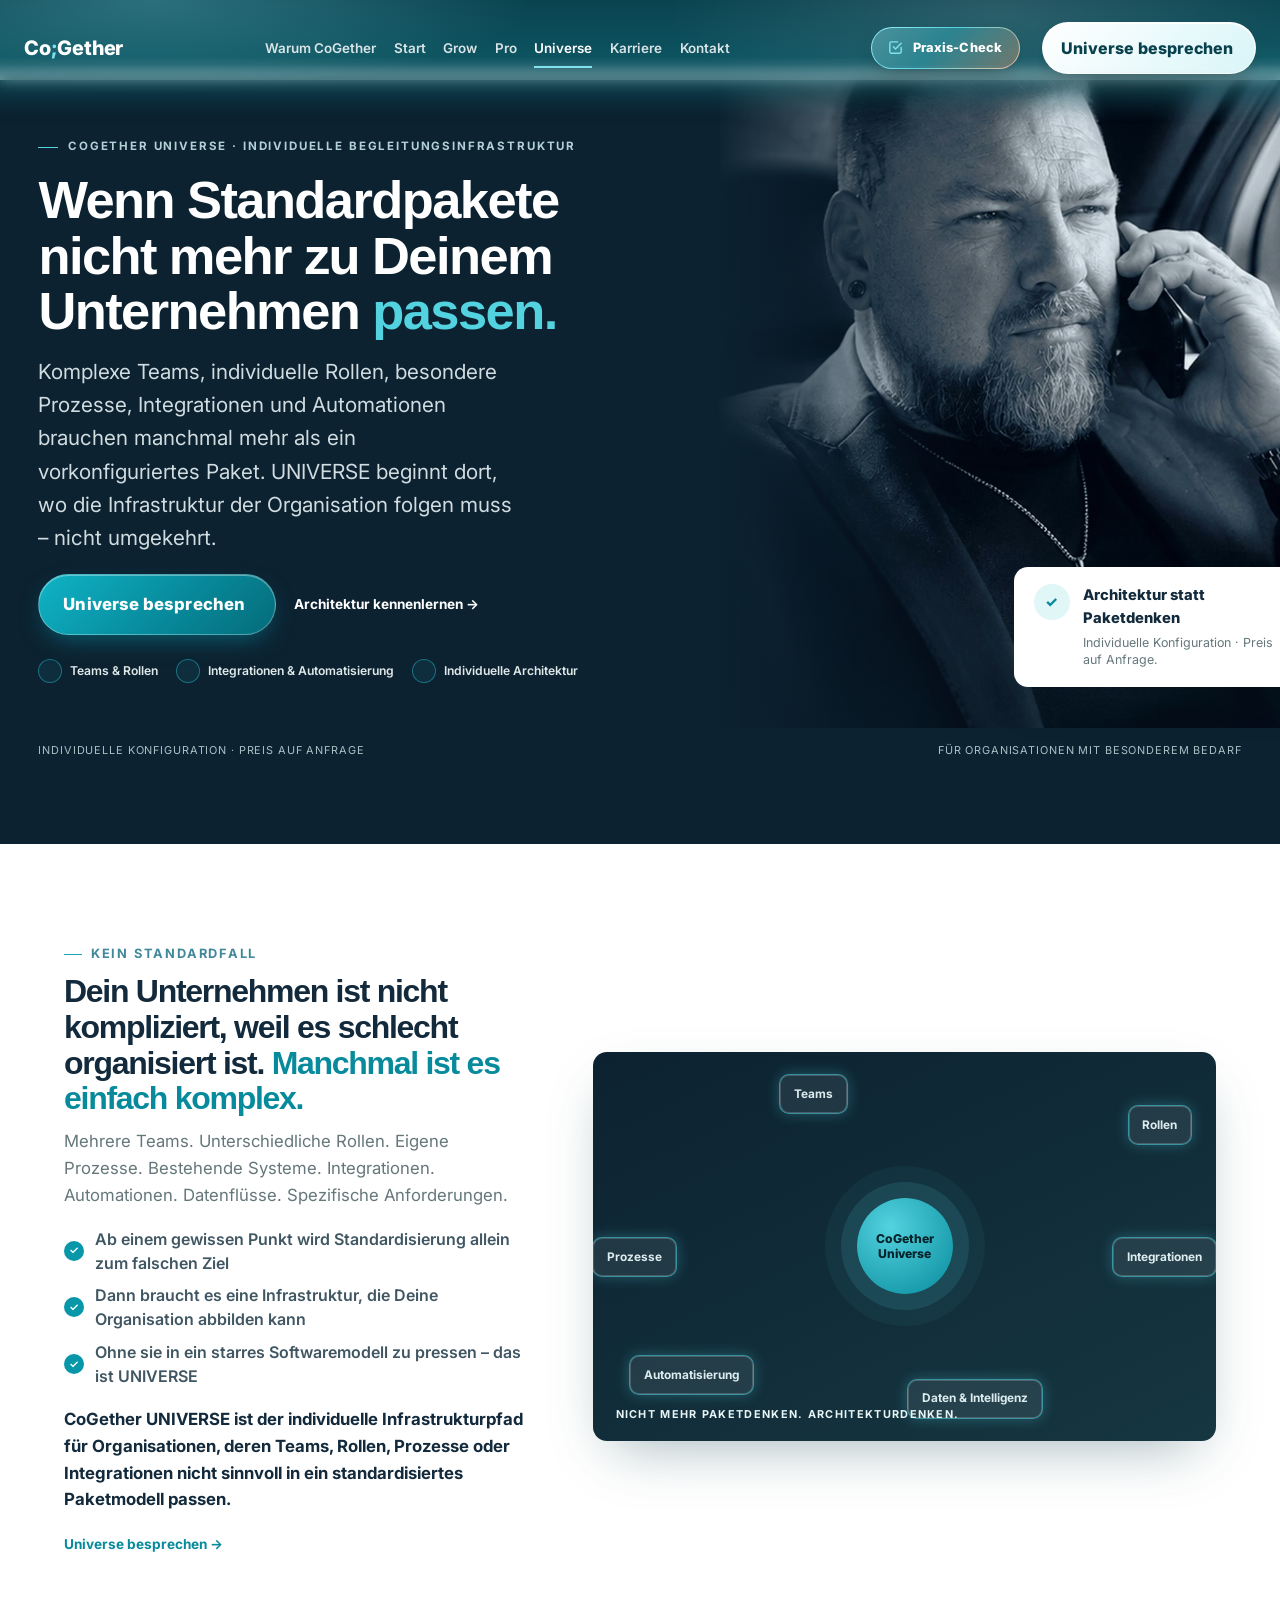
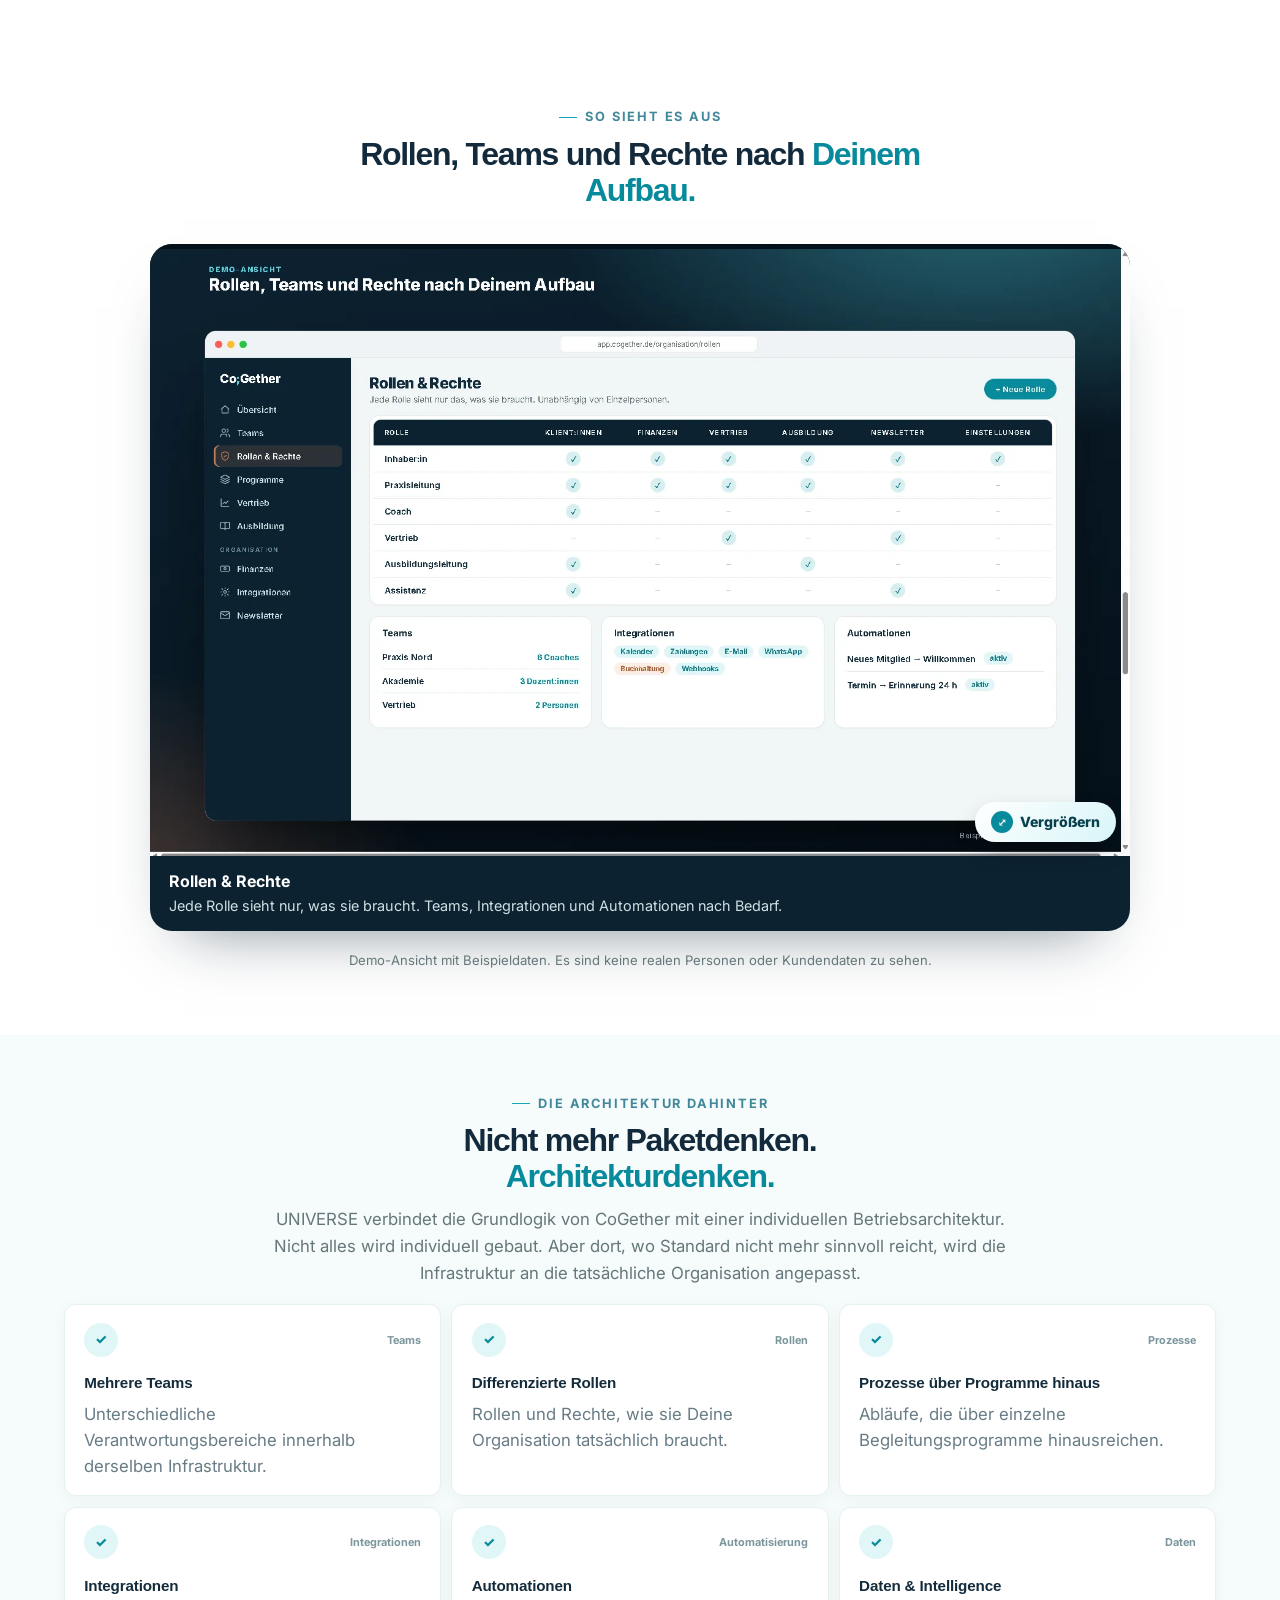
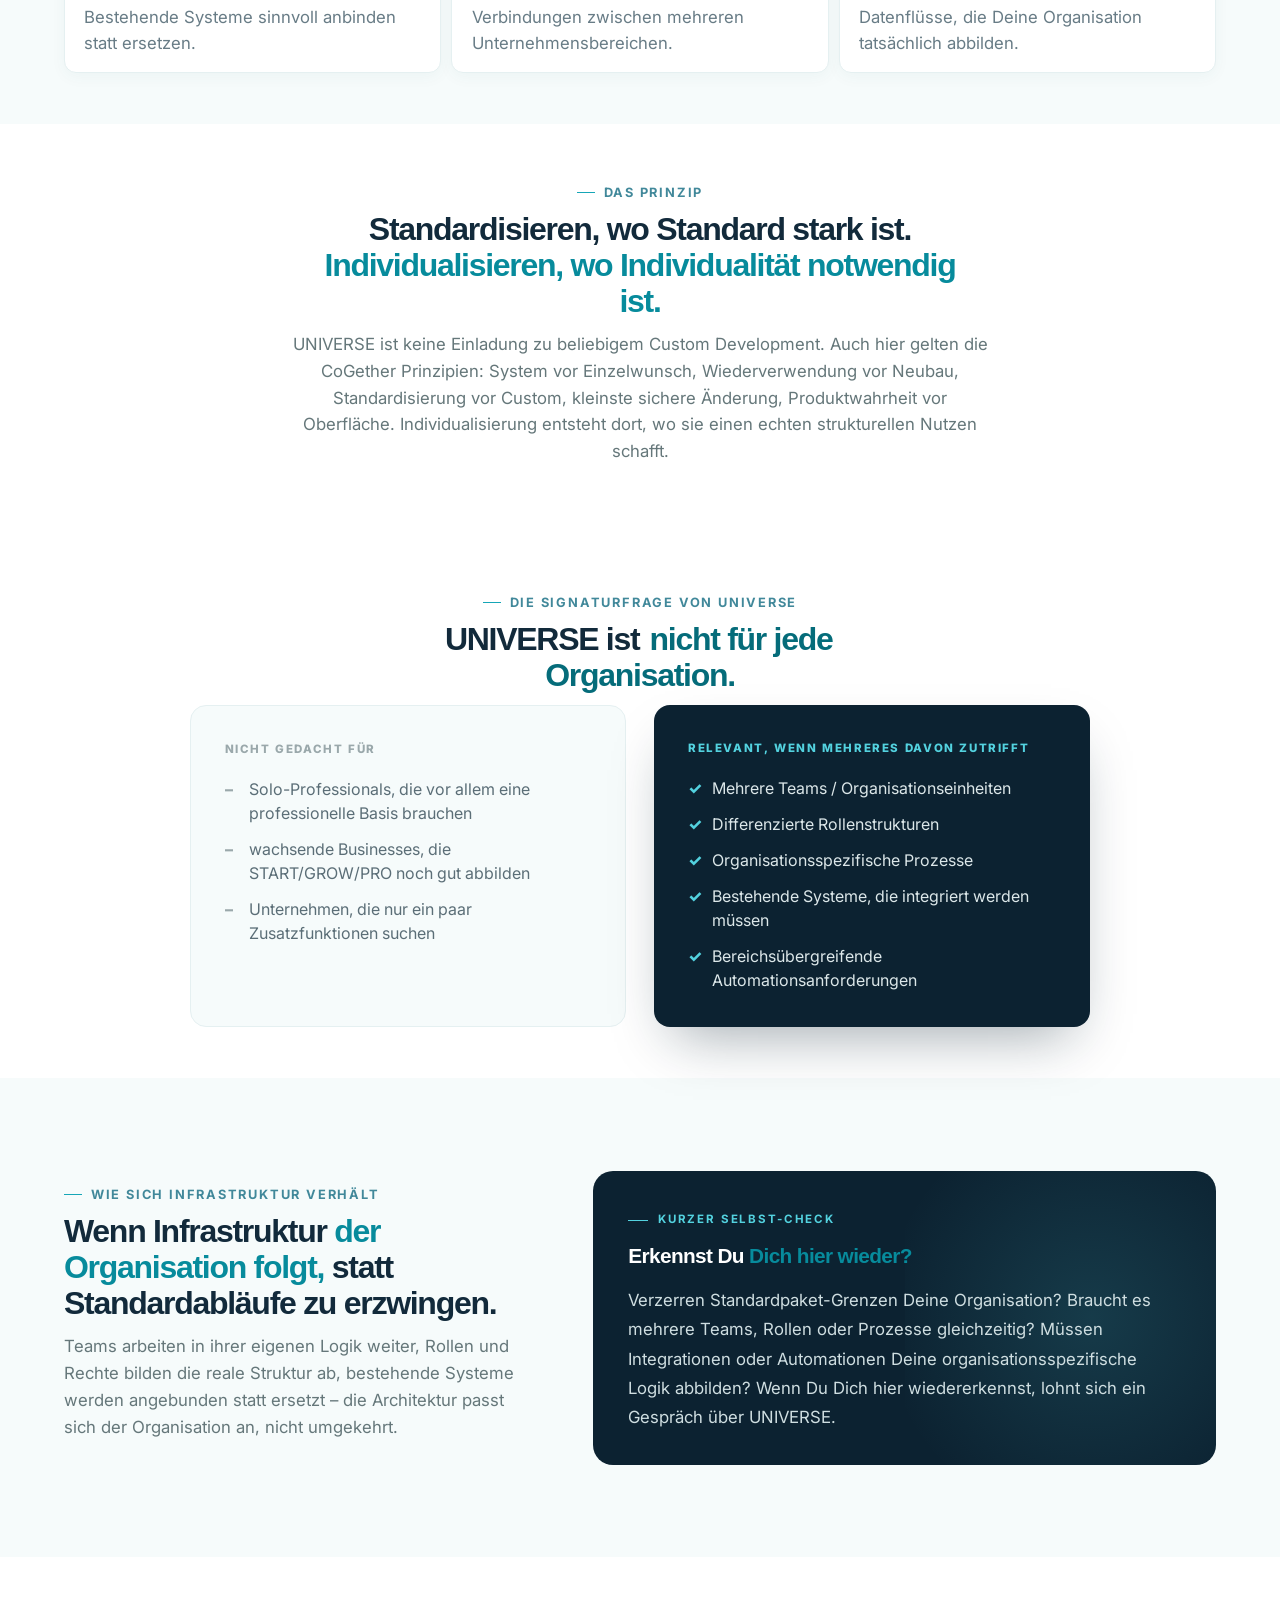
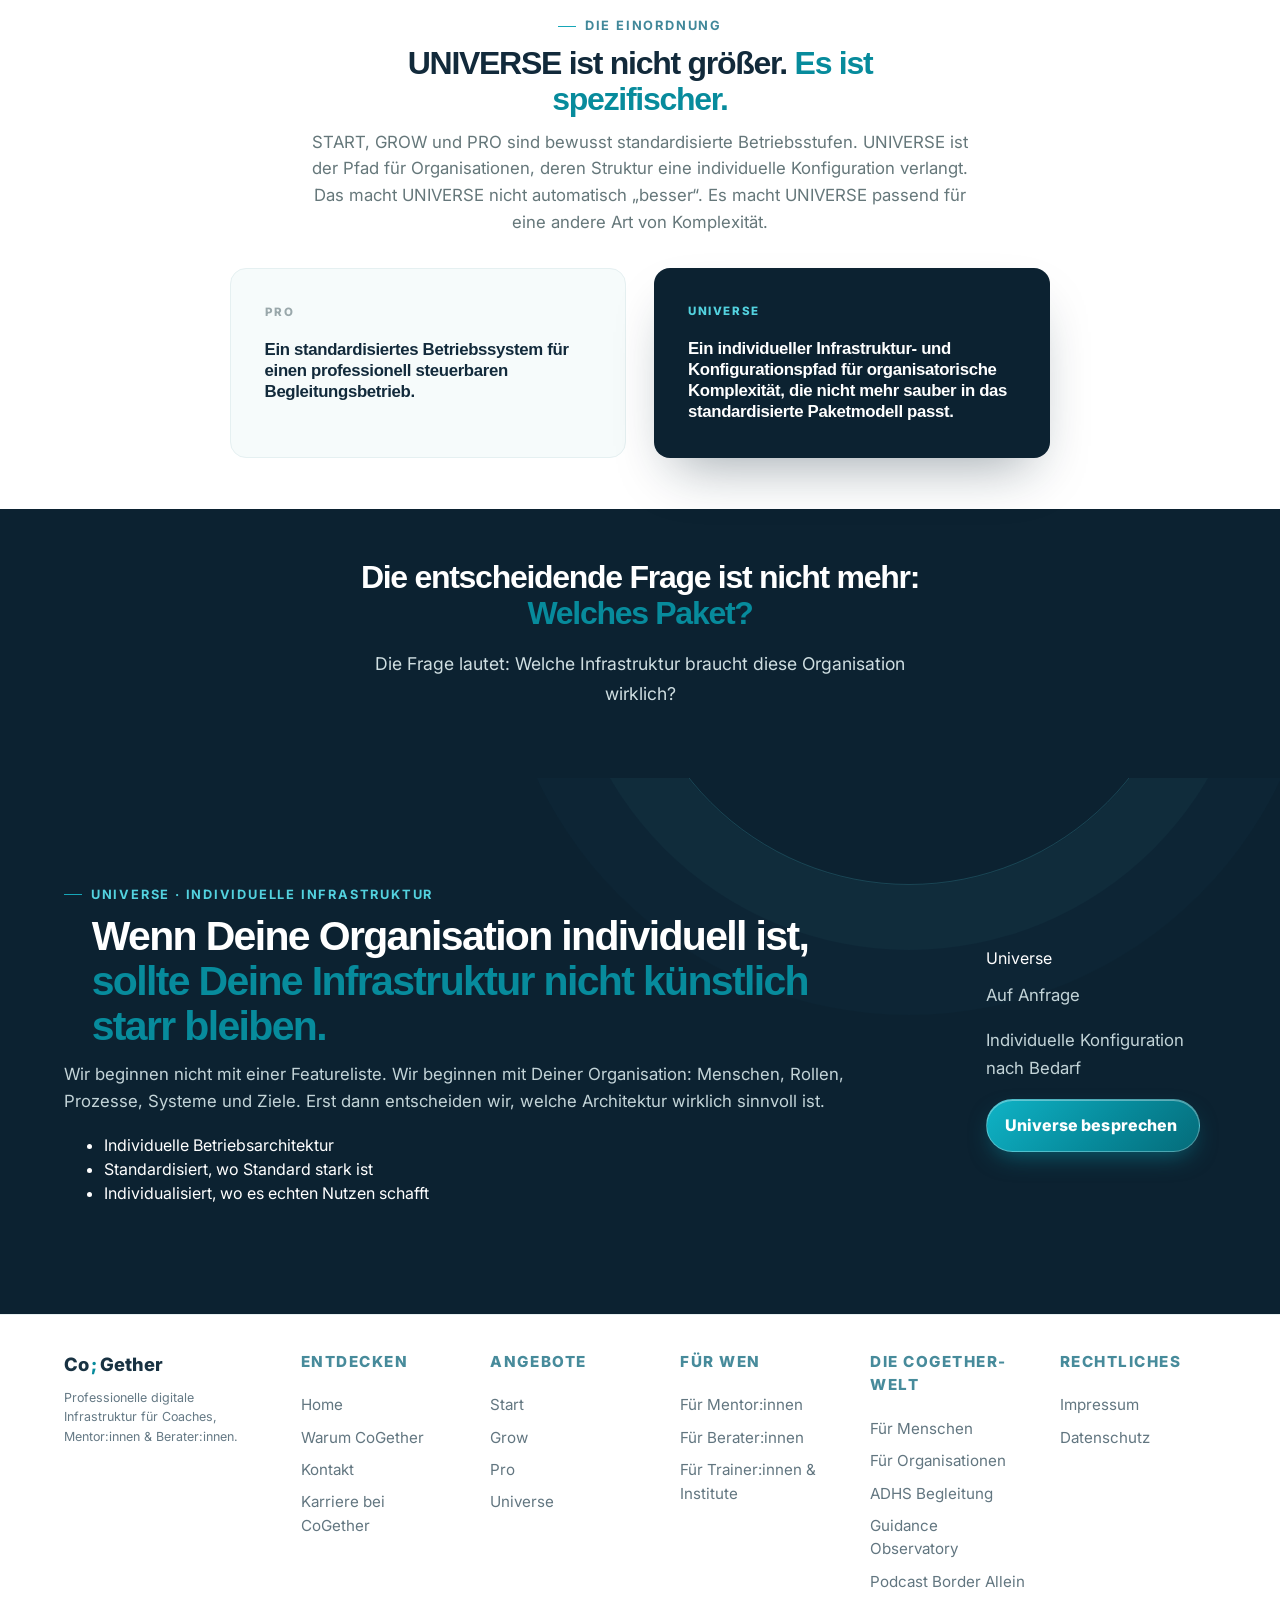
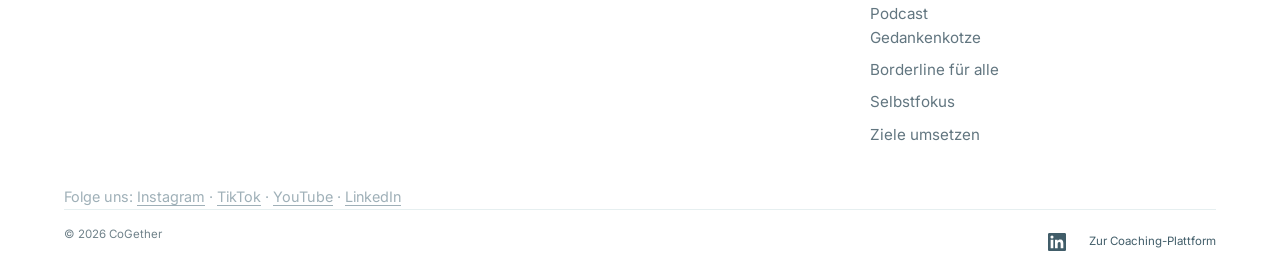
<file: universe/index.html>
<!doctype html>
<html lang="de">
<head>
<meta charset="utf-8">
<meta name="viewport" content="width=device-width, initial-scale=1">
<title>Coaching-Infrastruktur für Organisationen – UNIVERSE | CoGether</title>
<meta name="description" content="Individuelle Coaching-Infrastruktur für Organisationen: mehrere Teams, differenzierte Rollen, Integrationen und Automationen. Preis auf Anfrage."><!-- seo-pass:start -->
<meta property="og:locale" content="de_DE">
<meta property="og:type" content="website">
<meta property="og:site_name" content="CoGether Business">
<meta property="og:title" content="Coaching-Infrastruktur für Organisationen – UNIVERSE | CoGether">
<meta property="og:description" content="Individuelle Coaching-Infrastruktur für Organisationen: mehrere Teams, differenzierte Rollen, Integrationen und Automationen. Preis auf Anfrage.">
<meta property="og:url" content="https://cogether-software.de/universe/">
<meta property="og:image" content="https://cogether-software.de/assets/img/og-business.png">
<meta property="og:image:width" content="1200">
<meta property="og:image:height" content="630">
<meta property="og:image:alt" content="CoGether – Coaching Software für Coaches, Mentor:innen und Berater:innen">
<meta name="twitter:card" content="summary_large_image">
<meta name="twitter:title" content="Coaching-Infrastruktur für Organisationen – UNIVERSE | CoGether">
<meta name="twitter:description" content="Individuelle Coaching-Infrastruktur für Organisationen: mehrere Teams, differenzierte Rollen, Integrationen und Automationen. Preis auf Anfrage.">
<meta name="twitter:image" content="https://cogether-software.de/assets/img/og-business.png">
<!-- seo-pass:end -->

<link rel="icon" href="/favicon.svg" type="image/svg+xml"><link rel="icon" href="/favicon.ico" sizes="48x48"><link rel="apple-touch-icon" href="/apple-touch-icon.png"><link rel="canonical" href="https://cogether-software.de/universe/">
<link rel="preconnect" href="https://fonts.googleapis.com">
<link rel="preconnect" href="https://fonts.gstatic.com" crossorigin>
<link href="https://fonts.googleapis.com/css2?family=Inter:wght@400;500;600;700;800&display=swap" rel="stylesheet">
<link rel="stylesheet" href="/assets/style.css?v=40">
<script type="application/ld+json">
{
  "@context": "https://schema.org",
  "@type": "Product",
  "name": "CoGether UNIVERSE",
  "description": "Individuelle Infrastruktur- und Konfigurationspfad für Organisationen mit mehreren Teams, differenzierten Rollen, Integrationen und Automationen. Preis auf Anfrage, kein fester Listenpreis."
}
</script>
<!-- seo-pass:start -->
<script type="application/ld+json">
{
 "@context": "https://schema.org",
 "@graph": [
  {
   "@type": "Organization",
   "@id": "https://cogether-software.de/#organization",
   "name": "CoGether",
   "url": "https://cogether.de/",
   "logo": {
    "@type": "ImageObject",
    "url": "https://cogether.de/wp-content/uploads/2026/08/CoGether_Logo.png"
   },
   "sameAs": [
    "https://cogether.de/",
    "https://de.linkedin.com/in/cogether",
    "https://www.instagram.com/cogether_official/"
   ]
  },
  {
   "@type": "WebSite",
   "@id": "https://cogether-software.de/#website",
   "url": "https://cogether-software.de/",
   "name": "CoGether Business",
   "inLanguage": "de-DE",
   "publisher": {
    "@id": "https://cogether-software.de/#organization"
   }
  },
  {
   "@type": "WebPage",
   "@id": "https://cogether-software.de/universe/#webpage",
   "url": "https://cogether-software.de/universe/",
   "name": "Coaching-Infrastruktur für Organisationen – UNIVERSE | CoGether",
   "description": "Individuelle Coaching-Infrastruktur für Organisationen: mehrere Teams, differenzierte Rollen, Integrationen und Automationen. Preis auf Anfrage.",
   "inLanguage": "de-DE",
   "isPartOf": {
    "@id": "https://cogether-software.de/#website"
   },
   "about": {
    "@id": "https://cogether-software.de/#organization"
   },
   "primaryImageOfPage": {
    "@type": "ImageObject",
    "url": "https://cogether-software.de/assets/img/og-business.png"
   },
   "breadcrumb": {
    "@id": "https://cogether-software.de/universe/#breadcrumb"
   }
  },
  {
   "@type": "BreadcrumbList",
   "@id": "https://cogether-software.de/universe/#breadcrumb",
   "itemListElement": [
    {
     "@type": "ListItem",
     "position": 1,
     "name": "Start",
     "item": "https://cogether-software.de/"
    },
    {
     "@type": "ListItem",
     "position": 2,
     "name": "UNIVERSE",
     "item": "https://cogether-software.de/universe/"
    }
   ]
  }
 ]
}
</script>
<!-- seo-pass:end -->
<link rel="sitemap" type="application/xml" href="/sitemap.xml">
</head>
<body>

<header class="site sv2-header">
  <div class="wrap">
    <a class="brand" href="/">Co<span>;</span>Gether <small>Für Coaches, Mentor:innen &amp; Berater:innen</small></a>
    <button class="navtoggle" aria-label="Menü öffnen" aria-expanded="false" id="navtoggle">☰</button>
    <nav class="mainnav" id="mainnav">
      <a href="/warum-cogether/">Warum CoGether</a>
      <a href="/start/">Start</a>
      <a href="/grow/">Grow</a>
      <a href="/pro/">Pro</a>
      <a href="/universe/" aria-current="page">Universe</a>
      <a href="/vertrieb/">Karriere</a>
      <a href="/kontakt/">Kontakt</a>
    </nav>
    <a class="sv2-pill-check" href="/praxis-check/?utm_source=menue&amp;utm_medium=button&amp;utm_campaign=coach-check" aria-label="Praxis-Check starten, 2 Minuten"><svg viewBox="0 0 24 24" aria-hidden="true"><path d="M9 11l3 3 8-8"/><path d="M20 12v6a2 2 0 0 1-2 2H6a2 2 0 0 1-2-2V6a2 2 0 0 1 2-2h9"/></svg><span>Praxis-Check</span><small>2 Min.</small></a>
    <a class="sv2-pill-cta js-booking-cta" href="/erstgespraech/">Universe besprechen</a>
  </div>
</header>

<!-- HERO -->
<section class="sv2-hero">
  <div class="sv2-hero__inner">
    <div class="sv2-hero__copy">
      <span class="sv2-hero__eyebrow">CoGether UNIVERSE · Individuelle Begleitungsinfrastruktur</span>
      <h1>Wenn Standardpakete nicht mehr zu Deinem Unternehmen <em>passen.</em></h1>
      <p class="sv2-hero__lede">Komplexe Teams, individuelle Rollen, besondere Prozesse, Integrationen und Automationen brauchen manchmal mehr als ein vorkonfiguriertes Paket. UNIVERSE beginnt dort, wo die Infrastruktur der Organisation folgen muss – nicht umgekehrt.</p>
      <div class="sv2-hero__ctas">
        <a class="sv2-pill-cta sv2-pill-cta--lg js-booking-cta" href="/erstgespraech/">Universe besprechen</a>
        <a class="sv2-text-link sv2-text-link--light" href="#system">Architektur kennenlernen →</a>
      </div>
      <ul class="sv2-hero__points">
        <li>Teams &amp; Rollen</li>
        <li>Integrationen &amp; Automatisierung</li>
        <li>Individuelle Architektur</li>
      </ul>
    </div>
    <div class="sv2-hero__media">
      <img src="/assets/img/sven-portrait.jpg" alt="Sven, CoGether" width="900" height="1100" loading="eager">
      <div class="sv2-hero__benefit">
        <span class="sv2-hero__benefit-icon">✓</span>
        <div>
          <h5>Architektur statt Paketdenken</h5>
          <p>Individuelle Konfiguration · Preis auf Anfrage.</p>
        </div>
      </div>
    </div>
  </div>
  <div class="sv2-hero__bottom">
    <span>Individuelle Konfiguration · Preis auf Anfrage</span>
    <span>Für Organisationen mit besonderem Bedarf</span>
  </div>
</section>

<!-- OPENING -->
<section class="sv2-section">
  <div class="sv2-wrap sv2-intro">
    <div class="sv2-intro__copy">
      <span class="sv2-eyebrow">Kein Standardfall</span>
      <h2 class="sv2-h2">Dein Unternehmen ist nicht kompliziert, weil es schlecht organisiert ist. <em>Manchmal ist es einfach komplex.</em></h2>
      <p class="sv2-lead">Mehrere Teams. Unterschiedliche Rollen. Eigene Prozesse. Bestehende Systeme. Integrationen. Automationen. Datenflüsse. Spezifische Anforderungen.</p>
      <ul class="sv2-checklist">
        <li><span>✓</span> Ab einem gewissen Punkt wird Standardisierung allein zum falschen Ziel</li>
        <li><span>✓</span> Dann braucht es eine Infrastruktur, die Deine Organisation abbilden kann</li>
        <li><span>✓</span> Ohne sie in ein starres Softwaremodell zu pressen – das ist UNIVERSE</li>
      </ul>
      <p class="sv2-lead" style="font-weight:700;color:var(--sv2-ink)">CoGether UNIVERSE ist der individuelle Infrastrukturpfad für Organisationen, deren Teams, Rollen, Prozesse oder Integrationen nicht sinnvoll in ein standardisiertes Paketmodell passen.</p>
      <a class="sv2-text-link js-booking-cta" href="/erstgespraech/">Universe besprechen →</a>
    </div>
    <div class="sv2-intro__visual">
      <div class="sv2-system-panel">
        <div class="sv2-diamond" id="sv2-diamond-universe">
          <div class="sv2-diamond-point" style="top:6%;left:30%;--sx:-40px;--sy:-70px">Teams</div>
          <div class="sv2-diamond-point" style="top:14%;right:4%;--sx:85px;--sy:-40px">Rollen</div>
          <div class="sv2-diamond-point" style="top:48%;left:0%;--sx:-95px;--sy:0px">Prozesse</div>
          <div class="sv2-diamond-point" style="top:48%;right:0%;--sx:95px;--sy:10px">Integrationen</div>
          <div class="sv2-diamond-point" style="bottom:12%;left:6%;--sx:-70px;--sy:55px">Automatisierung</div>
          <div class="sv2-diamond-point" style="bottom:6%;right:28%;--sx:45px;--sy:65px">Daten &amp; Intelligenz</div>
          <div class="sv2-diamond-point--core">CoGether<br>Universe</div>
        </div>
        <span class="sv2-system-panel__label">Nicht mehr Paketdenken. Architekturdenken.</span>
      </div>
    </div>
  </div>
</section>

<!-- PRODUKTANSICHTEN -->
<section class="sv2-section sv2-product" aria-labelledby="pshots-h">
  <div class="sv2-wrap">
    <span class="sv2-eyebrow" style="justify-content:center;display:inline-flex;width:100%">So sieht es aus</span>
    <h2 class="sv2-h2" id="pshots-h" style="text-align:center;max-width:34ch;margin-inline:auto">Rollen, Teams und Rechte nach <em>Deinem Aufbau.</em></h2>
    <div class="pshots pshots--one">
      <figure><img src="/assets/img/product/s5.webp" width="1600" height="1000" alt="Demo-Ansicht von Rollen und Rechten mit Teams, Integrationen und Automationen" loading="lazy" decoding="async"><figcaption><b>Rollen &amp; Rechte</b>Jede Rolle sieht nur, was sie braucht. Teams, Integrationen und Automationen nach Bedarf.</figcaption></figure>
    </div>
    <p class="pshots__note">Demo-Ansicht mit Beispieldaten. Es sind keine realen Personen oder Kundendaten zu sehen.</p>
  </div>
</section>

<!-- ARCHITECTURE -->
<section class="sv2-section" id="system" style="background:var(--sv2-bg-soft)">
  <div class="sv2-wrap">
    <span class="sv2-eyebrow" style="justify-content:center;display:inline-flex;width:100%">Die Architektur dahinter</span>
    <h2 class="sv2-h2" style="text-align:center;max-width:32ch;margin-inline:auto">Nicht mehr Paketdenken. <em>Architekturdenken.</em></h2>
    <p class="sv2-lead" style="text-align:center;margin-inline:auto;max-width:46rem">UNIVERSE verbindet die Grundlogik von CoGether mit einer individuellen Betriebsarchitektur. Nicht alles wird individuell gebaut. Aber dort, wo Standard nicht mehr sinnvoll reicht, wird die Infrastruktur an die tatsächliche Organisation angepasst.</p>
    <div class="sv2-module-grid">
      <div class="sv2-module"><div class="sv2-module__top"><span class="sv2-module__icon">✓</span><span class="sv2-module__num">Teams</span></div><h4>Mehrere Teams</h4><p>Unterschiedliche Verantwortungsbereiche innerhalb derselben Infrastruktur.</p></div>
      <div class="sv2-module"><div class="sv2-module__top"><span class="sv2-module__icon">✓</span><span class="sv2-module__num">Rollen</span></div><h4>Differenzierte Rollen</h4><p>Rollen und Rechte, wie sie Deine Organisation tatsächlich braucht.</p></div>
      <div class="sv2-module"><div class="sv2-module__top"><span class="sv2-module__icon">✓</span><span class="sv2-module__num">Prozesse</span></div><h4>Prozesse über Programme hinaus</h4><p>Abläufe, die über einzelne Begleitungsprogramme hinausreichen.</p></div>
      <div class="sv2-module"><div class="sv2-module__top"><span class="sv2-module__icon">✓</span><span class="sv2-module__num">Integrationen</span></div><h4>Integrationen</h4><p>Bestehende Systeme sinnvoll anbinden statt ersetzen.</p></div>
      <div class="sv2-module"><div class="sv2-module__top"><span class="sv2-module__icon">✓</span><span class="sv2-module__num">Automatisierung</span></div><h4>Automationen</h4><p>Verbindungen zwischen mehreren Unternehmensbereichen.</p></div>
      <div class="sv2-module"><div class="sv2-module__top"><span class="sv2-module__icon">✓</span><span class="sv2-module__num">Daten</span></div><h4>Daten &amp; Intelligence</h4><p>Datenflüsse, die Deine Organisation tatsächlich abbilden.</p></div>
    </div>
  </div>
</section>

<!-- PRINCIPLE -->
<section class="sv2-section sv2-section--tight">
  <div class="sv2-wrap">
    <span class="sv2-eyebrow" style="justify-content:center;display:inline-flex;width:100%">Das Prinzip</span>
    <h2 class="sv2-h2" style="text-align:center;max-width:36ch;margin-inline:auto">Standardisieren, wo Standard stark ist. <em>Individualisieren, wo Individualität notwendig ist.</em></h2>
    <p class="sv2-lead" style="text-align:center;margin-inline:auto;max-width:44rem">UNIVERSE ist keine Einladung zu beliebigem Custom Development. Auch hier gelten die CoGether Prinzipien: System vor Einzelwunsch, Wiederverwendung vor Neubau, Standardisierung vor Custom, kleinste sichere Änderung, Produktwahrheit vor Oberfläche. Individualisierung entsteht dort, wo sie einen echten strukturellen Nutzen schafft.</p>
  </div>
</section>

<!-- SIGNATURE: NOT FOR EVERYONE -->
<section class="sv2-section">
  <div class="sv2-wrap">
    <span class="sv2-eyebrow" style="justify-content:center;display:inline-flex;width:100%">Die Signaturfrage von UNIVERSE</span>
    <h2 class="sv2-h2" style="text-align:center;max-width:30ch;margin-inline:auto">UNIVERSE ist <em class="key">nicht für jede Organisation.</em></h2>
    <div class="sv2-transform" style="grid-template-columns:1fr 1fr;max-width:900px;margin-inline:auto">
      <div class="sv2-transform__col sv2-transform__col--before">
        <span class="sv2-transform__label">Nicht gedacht für</span>
        <ul>
          <li>Solo-Professionals, die vor allem eine professionelle Basis brauchen</li>
          <li>wachsende Businesses, die START/GROW/PRO noch gut abbilden</li>
          <li>Unternehmen, die nur ein paar Zusatzfunktionen suchen</li>
        </ul>
      </div>
      <div class="sv2-transform__col sv2-transform__col--after">
        <span class="sv2-transform__label">Relevant, wenn mehreres davon zutrifft</span>
        <ul>
          <li>Mehrere Teams / Organisationseinheiten</li>
          <li>Differenzierte Rollenstrukturen</li>
          <li>Organisationsspezifische Prozesse</li>
          <li>Bestehende Systeme, die integriert werden müssen</li>
          <li>Bereichsübergreifende Automationsanforderungen</li>
        </ul>
      </div>
    </div>
  </div>
</section>

<!-- OPERATING STATE + SELF-DIAGNOSIS -->
<section class="sv2-section" style="background:var(--sv2-bg-soft)">
  <div class="sv2-wrap sv2-intro">
    <div class="sv2-intro__copy">
      <span class="sv2-eyebrow">Wie sich Infrastruktur verhält</span>
      <h2 class="sv2-h2">Wenn Infrastruktur <em>der Organisation folgt,</em> statt Standardabläufe zu erzwingen.</h2>
      <p class="sv2-lead">Teams arbeiten in ihrer eigenen Logik weiter, Rollen und Rechte bilden die reale Struktur ab, bestehende Systeme werden angebunden statt ersetzt – die Architektur passt sich der Organisation an, nicht umgekehrt.</p>
    </div>
    <div class="sv2-intro__visual">
      <div class="sv2-fit" style="padding:2rem 2.2rem">
        <span class="sv2-fit__eyebrow">Kurzer Selbst-Check</span>
        <h2 style="font-size:1.3rem">Erkennst Du <em>Dich hier wieder?</em></h2>
        <p style="margin-bottom:0">Verzerren Standardpaket-Grenzen Deine Organisation? Braucht es mehrere Teams, Rollen oder Prozesse gleichzeitig? Müssen Integrationen oder Automationen Deine organisationsspezifische Logik abbilden? Wenn Du Dich hier wiedererkennst, lohnt sich ein Gespräch über UNIVERSE.</p>
      </div>
    </div>
  </div>
</section>

<!-- DIFFERENTIATION -->
<section class="sv2-section sv2-section--tight">
  <div class="sv2-wrap" style="text-align:center">
    <span class="sv2-eyebrow" style="justify-content:center;display:inline-flex;width:100%">Die Einordnung</span>
    <h2 class="sv2-h2" style="max-width:28ch;margin-inline:auto">UNIVERSE ist nicht größer. <em>Es ist spezifischer.</em></h2>
    <p class="sv2-lead" style="margin-inline:auto;max-width:42rem">START, GROW und PRO sind bewusst standardisierte Betriebsstufen. UNIVERSE ist der Pfad für Organisationen, deren Struktur eine individuelle Konfiguration verlangt. Das macht UNIVERSE nicht automatisch „besser“. Es macht UNIVERSE passend für eine andere Art von Komplexität.</p>
    <div class="sv2-transform" style="grid-template-columns:1fr 1fr;max-width:820px;margin:2rem auto 0;text-align:left">
      <div class="sv2-transform__col sv2-transform__col--before">
        <span class="sv2-transform__label">Pro</span>
        <p class="sv2-transform__headline" style="margin-bottom:0">Ein standardisiertes Betriebssystem für einen professionell steuerbaren Begleitungsbetrieb.</p>
      </div>
      <div class="sv2-transform__col sv2-transform__col--after">
        <span class="sv2-transform__label">Universe</span>
        <p class="sv2-transform__headline" style="margin-bottom:0">Ein individueller Infrastruktur- und Konfigurationspfad für organisatorische Komplexität, die nicht mehr sauber in das standardisierte Paketmodell passt.</p>
      </div>
    </div>
  </div>
</section>

<!-- SIGNATURE MOMENT -->
<section class="sv2-section sv2-section--tight" style="background:var(--sv2-navy)">
  <div class="sv2-wrap" style="text-align:center">
    <h2 class="sv2-h2" style="color:#fff;max-width:34ch;margin-inline:auto">Die entscheidende Frage ist nicht mehr: <em>Welches Paket?</em></h2>
    <p style="color:#cfdee1;font-size:1.1rem;line-height:1.7;margin-inline:auto;max-width:36rem">Die Frage lautet: Welche Infrastruktur braucht diese Organisation wirklich?</p>
  </div>
</section>

<!-- CTA -->
<section class="sv2-cta sv2-section">
  <div class="sv2-wrap sv2-cta__inner">
    <div>
      <span class="sv2-eyebrow" style="color:var(--sv2-cyan-bright)">Universe · Individuelle Infrastruktur</span>
      <h2 class="sv2-h2">Wenn Deine Organisation individuell ist, <em>sollte Deine Infrastruktur nicht künstlich starr bleiben.</em></h2>
      <p>Wir beginnen nicht mit einer Featureliste. Wir beginnen mit Deiner Organisation: Menschen, Rollen, Prozesse, Systeme und Ziele. Erst dann entscheiden wir, welche Architektur wirklich sinnvoll ist.</p>
      <ul class="sv2-cta__points">
        <li>Individuelle Betriebsarchitektur</li>
        <li>Standardisiert, wo Standard stark ist</li>
        <li>Individualisiert, wo es echten Nutzen schafft</li>
      </ul>
    </div>
    <div class="sv2-price-card">
      <span class="sv2-price-card__label">Universe</span>
      <p class="price-big">Auf Anfrage</p>
      <p class="setup-line">Individuelle Konfiguration nach Bedarf</p>
      <a class="sv2-pill-cta js-booking-cta" href="/erstgespraech/">Universe besprechen</a>
    </div>
  </div>
</section>

<footer class="sv2-footer">
  <div class="sv2-wrap sv2-footer__main">
    <div class="sv2-footer__brand-block">
      <div class="sv2-footer__brand">Co<span>;</span>Gether</div>
      <p class="sv2-footer__tag">Professionelle digitale Infrastruktur für Coaches, Mentor:innen &amp; Berater:innen.</p>
    </div>
    <div class="sv2-footer__col">
      <span class="sv2-footer__label">Entdecken</span>
      <a href="/">Home</a>
      <a href="/warum-cogether/">Warum CoGether</a>
      <a href="/kontakt/">Kontakt</a>
      <a href="/vertrieb/">Karriere bei CoGether</a>
    </div>
    <div class="sv2-footer__col">
      <span class="sv2-footer__label">Angebote</span>
      <a href="/start/">Start</a>
      <a href="/grow/">Grow</a>
      <a href="/pro/">Pro</a>
      <a href="/universe/">Universe</a>
    </div>
    <div class="sv2-footer__col">
      <span class="sv2-footer__label">Für wen</span>
      <a href="/mentoring-software/">Für Mentor:innen</a>
      <a href="/software-fuer-berater/">Für Berater:innen</a>
      <a href="/software-fuer-trainer-und-institute/">Für Trainer:innen &amp; Institute</a>
    </div>
    <div class="sv2-footer__col">
      <span class="sv2-footer__label">Die CoGether-Welt</span>
      <a href="https://cogether.de/">Für Menschen</a>
      <a href="https://business.cogether.de/">Für Organisationen</a>
      <a href="https://adhsbegleitung.de/">ADHS Begleitung</a>
      <a href="https://guidanceobservatory.com/">Guidance Observatory</a>
      <a href="https://borderallein.de/podcast/">Podcast Border Allein</a>
      <a href="https://gedankenkotze.de/">Podcast Gedankenkotze</a>
      <a href="https://xn--borderlinefralle-tzb.de/">Borderline für alle</a>
      <a href="https://selbstfokus.de/">Selbstfokus</a>
      <a href="https://zieleumsetzen.de/">Ziele umsetzen</a>
    </div>
    <div class="sv2-footer__col">
      <span class="sv2-footer__label">Rechtliches</span>
      <a href="https://cogether.de/impressum/">Impressum</a>
      <a href="https://cogether.de/datenschutz/">Datenschutz</a>
    </div>
  </div>
  <div class="sv2-wrap"><p class="soc-row">Folge uns: <a href="https://www.instagram.com/cogether_official" target="_blank" rel="noopener">Instagram</a><span aria-hidden="true"> · </span><a href="https://www.tiktok.com/@borderallein_official" target="_blank" rel="noopener">TikTok</a><span aria-hidden="true"> · </span><a href="https://www.youtube.com/@cogether" target="_blank" rel="noopener">YouTube</a><span aria-hidden="true"> · </span><a href="https://de.linkedin.com/in/cogether" target="_blank" rel="noopener">LinkedIn</a></p></div>
  <div class="sv2-wrap sv2-footer__bottom">
    <span>© <span id="y"></span> CoGether</span>
    <nav>
      <a class="sv2-footer__social" href="https://www.linkedin.com/in/cogether" target="_blank" rel="noopener" aria-label="CoGether auf LinkedIn"><svg viewBox="0 0 24 24" width="18" height="18" aria-hidden="true" fill="currentColor"><path d="M20.45 20.45h-3.56v-5.57c0-1.33-.02-3.04-1.85-3.04-1.85 0-2.14 1.45-2.14 2.94v5.67H9.35V9h3.41v1.56h.05c.48-.9 1.64-1.85 3.37-1.85 3.6 0 4.27 2.37 4.27 5.46v6.28zM5.34 7.43a2.06 2.06 0 1 1 0-4.13 2.06 2.06 0 0 1 0 4.13zM7.12 20.45H3.56V9h3.56v11.45zM22.22 0H1.77C.79 0 0 .77 0 1.73v20.54C0 23.23.79 24 1.77 24h20.45c.98 0 1.78-.77 1.78-1.73V1.73C24 .77 23.2 0 22.22 0z"/></svg></a>
      <a href="https://cogether.de/">Zur Coaching-Plattform</a>
    </nav>
  </div>
</footer>
<script src="/assets/sv2-reveal.js?v=1"></script>
<script>
document.getElementById('y').textContent = new Date().getFullYear();
document.getElementById('navtoggle').addEventListener('click', function(){
  var nav = document.getElementById('mainnav');
  var open = nav.classList.toggle('open');
  this.setAttribute('aria-expanded', open ? 'true' : 'false');
});
(function(){
  var diamond = document.getElementById('sv2-diamond-universe');
  if (!diamond || !window.sv2Reveal) return;
  window.sv2Reveal(diamond, function(instant){
    diamond.classList.add('is-active');
    if (instant) { diamond.classList.add('is-complete'); return; }
    setTimeout(function(){ diamond.classList.add('is-complete'); }, 1000);
  });
})();
</script>
<script src="/assets/booking-modal.js?v=3" defer></script>
<script>/* CoGether Herkunftsmessung: ohne Cookies, ohne Speicherung im Browser; nur beim Einstieg von aussen */(function(){try{var r=document.referrer,h="";try{h=r?new URL(r).host:""}catch(e){}var q=new URLSearchParams(location.search);if(h===location.host&&!q.get("utm_source"))return;var id=crypto.randomUUID?crypto.randomUUID():"10000000-1000-4000-8000-100000000000".replace(/[018]/g,function(c){return(c^crypto.getRandomValues(new Uint8Array(1))[0]&15>>c/4).toString(16)});var p=new URLSearchParams({url:location.href,ref:r,vid:id});["utm_source","utm_medium","utm_campaign","utm_content","utm_term"].forEach(function(k){var x=q.get(k);if(x)p.set(k,x)});navigator.sendBeacon("https://cogether.de/wp-json/cogether/v1/growth/beacon?"+p.toString())}catch(e){}})();</script>
<script src="/assets/lightbox.js?v=1" defer></script>
<script>(function(){try{if(navigator.doNotTrack==='1'||navigator.globalPrivacyControl)return;navigator.sendBeacon('https://cogether.de/wp-json/cogether/v1/pv',new Blob([JSON.stringify({p:'software',u:location.pathname})],{type:'text/plain'}))}catch(e){}})();</script></body>
</html>
</file>
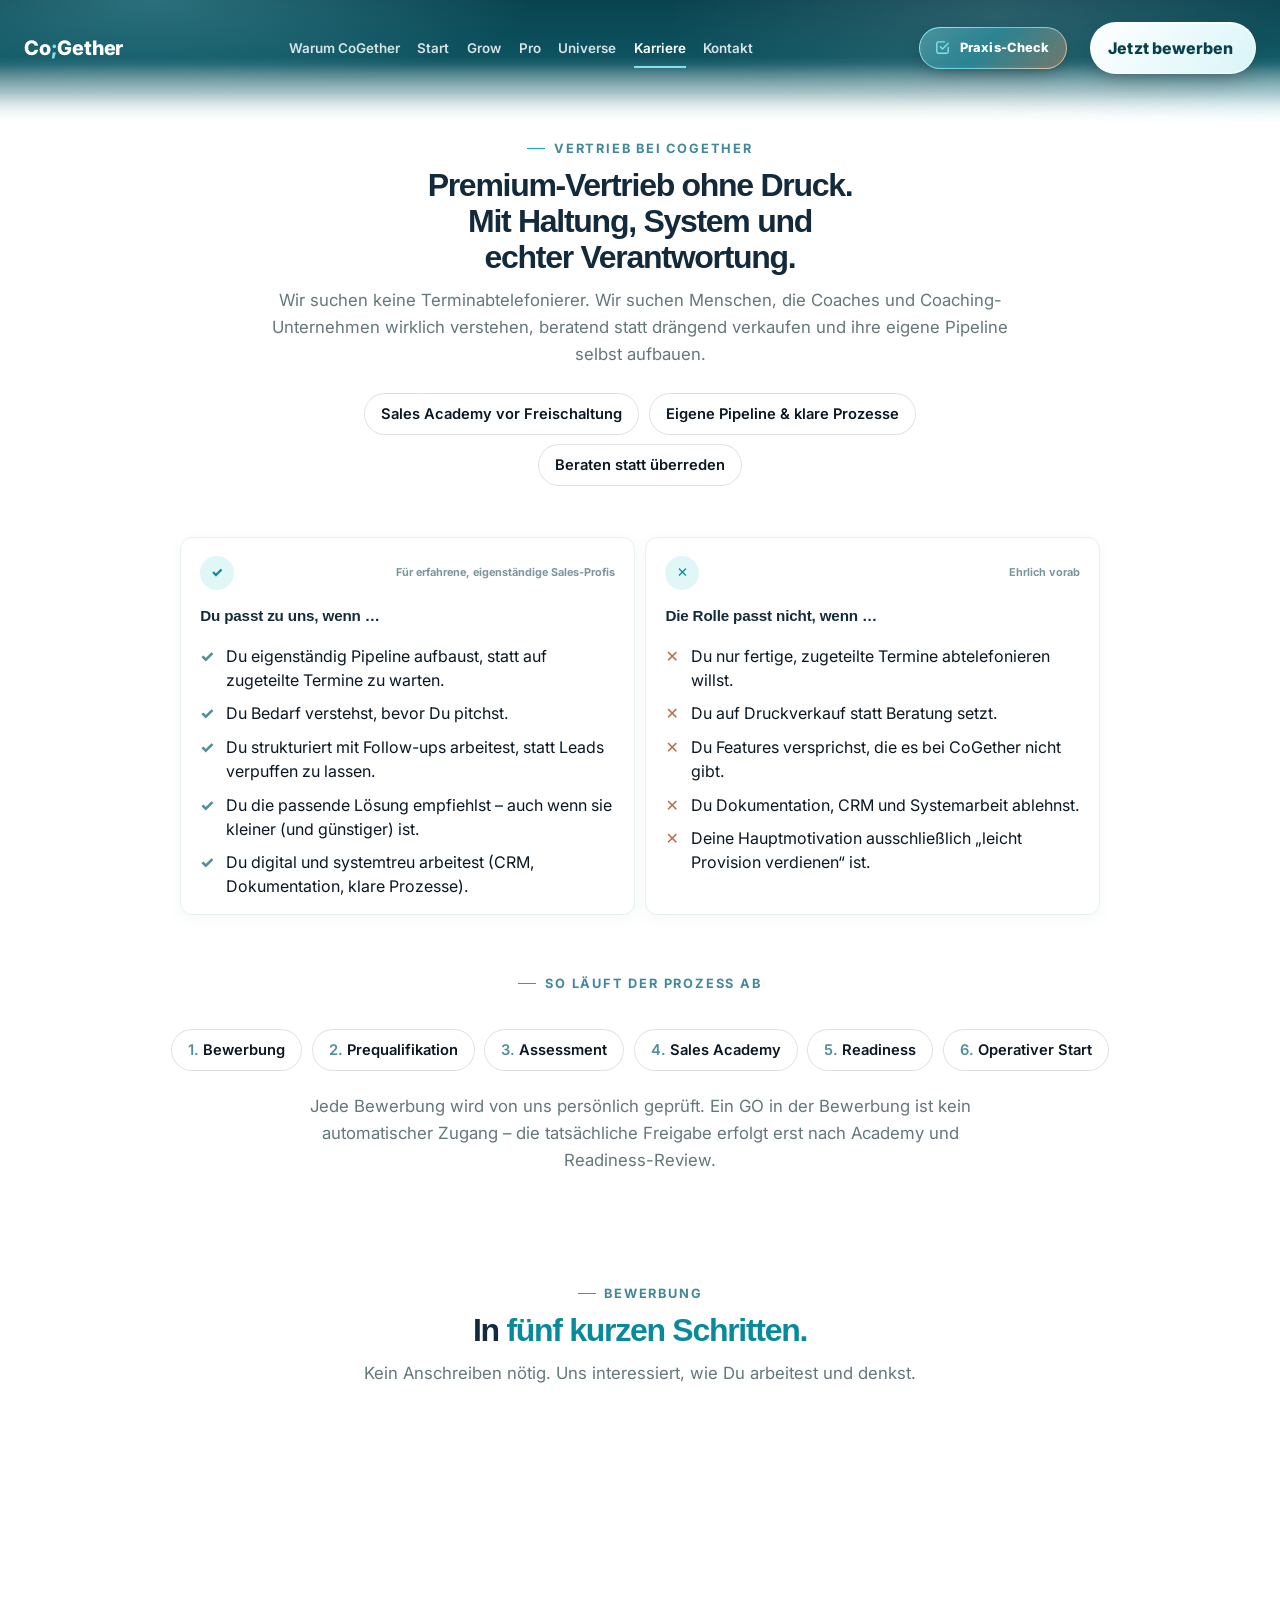
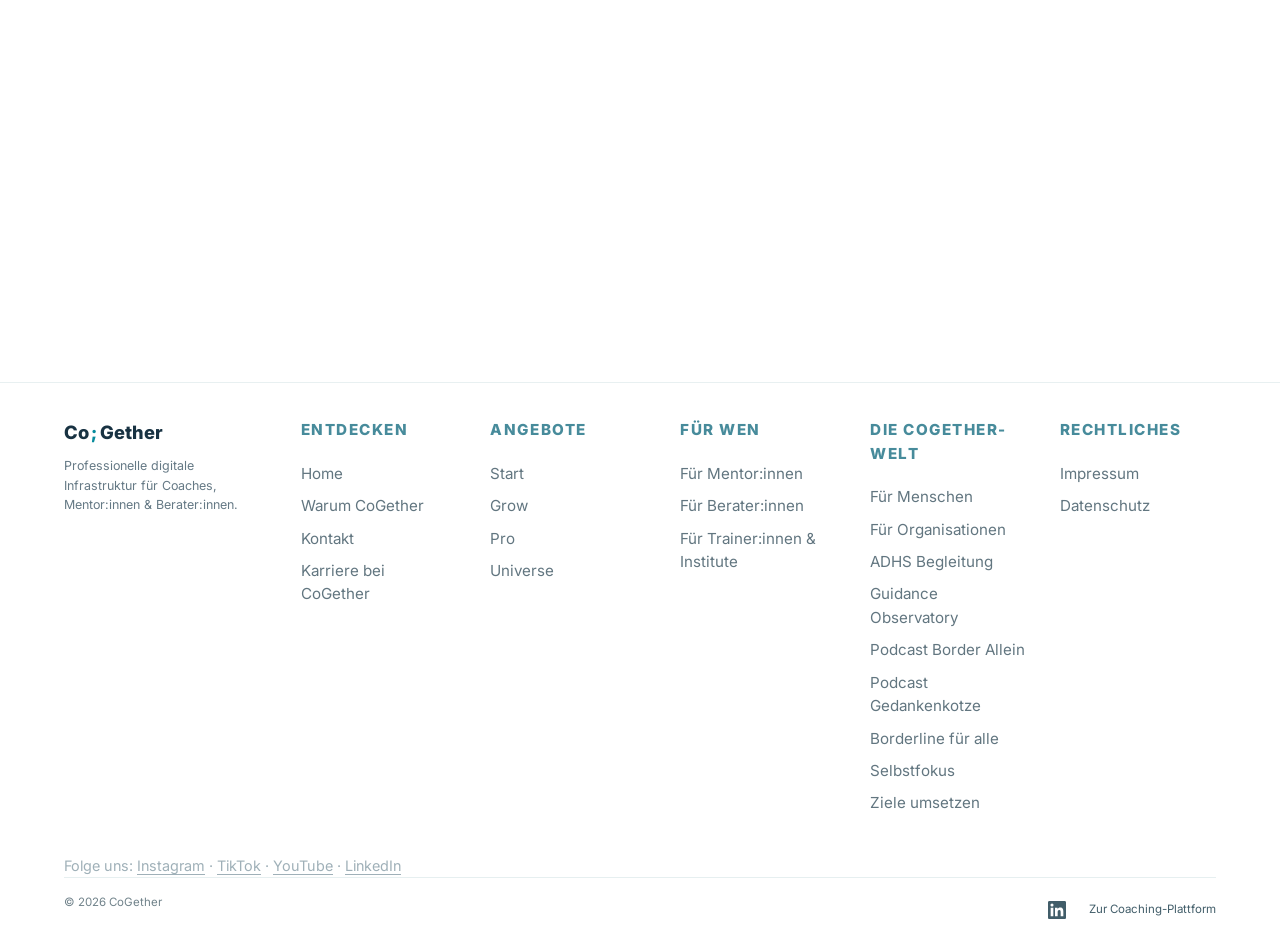
<file: vertrieb/index.html>
<!doctype html>
<html lang="de">
<head>
<meta charset="utf-8">
<meta name="viewport" content="width=device-width, initial-scale=1">
<title>Vertrieb bei CoGether | Sales mit Haltung &amp; System</title>
<meta name="description" content="Premium-Vertrieb ohne Druck: Werde Teil des CoGether-Vertriebs für Coaches, Mentor:innen und Berater:innen. Eigene Pipeline, klare Prozesse, Sales Academy."><!-- seo-pass:start -->
<meta property="og:locale" content="de_DE">
<meta property="og:type" content="website">
<meta property="og:site_name" content="CoGether Business">
<meta property="og:title" content="Vertrieb bei CoGether | Sales mit Haltung &amp; System">
<meta property="og:description" content="Premium-Vertrieb ohne Druck: Werde Teil des CoGether-Vertriebs für Coaches, Mentor:innen und Berater:innen. Eigene Pipeline, klare Prozesse, Sales Academy.">
<meta property="og:url" content="https://cogether-software.de/vertrieb/">
<meta property="og:image" content="https://cogether-software.de/assets/img/og-business.png">
<meta property="og:image:width" content="1200">
<meta property="og:image:height" content="630">
<meta property="og:image:alt" content="CoGether – Coaching Software für Coaches, Mentor:innen und Berater:innen">
<meta name="twitter:card" content="summary_large_image">
<meta name="twitter:title" content="Vertrieb bei CoGether | Sales mit Haltung &amp; System">
<meta name="twitter:description" content="Premium-Vertrieb ohne Druck: Werde Teil des CoGether-Vertriebs für Coaches, Mentor:innen und Berater:innen. Eigene Pipeline, klare Prozesse, Sales Academy.">
<meta name="twitter:image" content="https://cogether-software.de/assets/img/og-business.png">
<!-- seo-pass:end -->

<link rel="icon" href="/favicon.svg" type="image/svg+xml"><link rel="icon" href="/favicon.ico" sizes="48x48"><link rel="apple-touch-icon" href="/apple-touch-icon.png"><link rel="canonical" href="https://cogether-software.de/vertrieb/">
<link rel="preconnect" href="https://fonts.googleapis.com">
<link rel="preconnect" href="https://fonts.gstatic.com" crossorigin>
<link href="https://fonts.googleapis.com/css2?family=Inter:wght@400;500;600;700;800&display=swap" rel="stylesheet">
<link rel="stylesheet" href="/assets/style.css?v=40">
<style>
.vt-fit { list-style: none; margin: 1rem 0 0; padding: 0; display: grid; gap: .6rem; text-align: left; }
.vt-fit li { position: relative; padding-left: 1.6rem; line-height: 1.5; }
.vt-fit li::before { position: absolute; left: 0; top: 0; font-weight: 800; }
.vt-fit--yes li::before { content: "✓"; color: #4f8f98; }
.vt-fit--no li::before { content: "✕"; color: #b96f4a; }
.vt-steps { list-style: none; margin: 1.6rem 0 0; padding: 0; display: flex; flex-wrap: wrap; gap: .6rem; justify-content: center; counter-reset: vt; }
.vt-steps li { counter-increment: vt; padding: .55rem 1rem; border-radius: 999px; border: 1px solid rgba(9,21,34,.12); background: #fff; font-weight: 600; font-size: .92rem; }
.vt-steps li::before { content: counter(vt) ". "; color: #4f8f98; }
.vt-chips { list-style: none; margin: 1.6rem 0 0; padding: 0; display: flex; flex-wrap: wrap; gap: .6rem; justify-content: center; }
.vt-chips li { padding: .55rem 1rem; border-radius: 999px; border: 1px solid rgba(9,21,34,.12); background: #fff; font-weight: 600; font-size: .92rem; }
.vt-fitgrid { grid-template-columns: repeat(2, minmax(0, 1fr)) !important; }
@media (max-width: 720px) { .vt-fitgrid { grid-template-columns: 1fr !important; } }
.vt-form { max-width: 820px; margin: 0 auto; }
.vt-form iframe { width: 100%; min-height: 520px; border: 0; display: block; background: transparent; }
</style>
<!-- seo-pass:start -->
<script type="application/ld+json">
{
 "@context": "https://schema.org",
 "@graph": [
  {
   "@type": "Organization",
   "@id": "https://cogether-software.de/#organization",
   "name": "CoGether",
   "url": "https://cogether.de/",
   "logo": {
    "@type": "ImageObject",
    "url": "https://cogether.de/wp-content/uploads/2026/08/CoGether_Logo.png"
   },
   "sameAs": [
    "https://cogether.de/",
    "https://de.linkedin.com/in/cogether",
    "https://www.instagram.com/cogether_official/"
   ]
  },
  {
   "@type": "WebSite",
   "@id": "https://cogether-software.de/#website",
   "url": "https://cogether-software.de/",
   "name": "CoGether Business",
   "inLanguage": "de-DE",
   "publisher": {
    "@id": "https://cogether-software.de/#organization"
   }
  },
  {
   "@type": "WebPage",
   "@id": "https://cogether-software.de/vertrieb/#webpage",
   "url": "https://cogether-software.de/vertrieb/",
   "name": "Vertrieb bei CoGether | Sales mit Haltung & System",
   "description": "Premium-Vertrieb ohne Druck: Werde Teil des CoGether-Vertriebs für Coaches, Mentor:innen und Berater:innen. Eigene Pipeline, klare Prozesse, Sales Academy.",
   "inLanguage": "de-DE",
   "isPartOf": {
    "@id": "https://cogether-software.de/#website"
   },
   "about": {
    "@id": "https://cogether-software.de/#organization"
   },
   "primaryImageOfPage": {
    "@type": "ImageObject",
    "url": "https://cogether-software.de/assets/img/og-business.png"
   },
   "breadcrumb": {
    "@id": "https://cogether-software.de/vertrieb/#breadcrumb"
   }
  },
  {
   "@type": "BreadcrumbList",
   "@id": "https://cogether-software.de/vertrieb/#breadcrumb",
   "itemListElement": [
    {
     "@type": "ListItem",
     "position": 1,
     "name": "Start",
     "item": "https://cogether-software.de/"
    },
    {
     "@type": "ListItem",
     "position": 2,
     "name": "Vertrieb",
     "item": "https://cogether-software.de/vertrieb/"
    }
   ]
  }
 ]
}
</script>
<!-- seo-pass:end -->
<link rel="sitemap" type="application/xml" href="/sitemap.xml">
</head>
<body>

<header class="site sv2-header">
  <div class="wrap">
    <a class="brand" href="/">Co<span>;</span>Gether <small>Für Coaches, Mentor:innen &amp; Berater:innen</small></a>
    <button class="navtoggle" aria-label="Menü öffnen" aria-expanded="false" id="navtoggle">☰</button>
    <nav class="mainnav" id="mainnav">
      <a href="/warum-cogether/">Warum CoGether</a>
      <a href="/start/">Start</a>
      <a href="/grow/">Grow</a>
      <a href="/pro/">Pro</a>
      <a href="/universe/">Universe</a>
      <a href="/vertrieb/" aria-current="page">Karriere</a>
      <a href="/kontakt/">Kontakt</a>
    </nav>
    <a class="sv2-pill-check" href="/praxis-check/?utm_source=menue&amp;utm_medium=button&amp;utm_campaign=coach-check" aria-label="Praxis-Check starten, 2 Minuten"><svg viewBox="0 0 24 24" aria-hidden="true"><path d="M9 11l3 3 8-8"/><path d="M20 12v6a2 2 0 0 1-2 2H6a2 2 0 0 1-2-2V6a2 2 0 0 1 2-2h9"/></svg><span>Praxis-Check</span><small>2 Min.</small></a>
    <a class="sv2-pill-cta" href="#bewerbung">Jetzt bewerben</a>
  </div>
</header>

<!-- HERO -->
<section class="sv2-section" style="padding-bottom:0">
  <div class="sv2-wrap" style="text-align:center;max-width:46rem">
    <span class="sv2-eyebrow" style="justify-content:center;display:inline-flex;width:100%">Vertrieb bei CoGether</span>
    <h1 class="sv2-h2" style="max-width:24ch;margin-inline:auto">Premium-Vertrieb ohne Druck. Mit Haltung, System und echter Verantwortung.</h1>
    <p class="sv2-lead" style="margin-inline:auto">Wir suchen keine Terminabtelefonierer. Wir suchen Menschen, die Coaches und Coaching-Unternehmen wirklich verstehen, beratend statt drängend verkaufen und ihre eigene Pipeline selbst aufbauen.</p>
    <ul class="vt-chips" aria-label="Das zeichnet die Rolle aus">
      <li>Sales Academy vor Freischaltung</li>
      <li>Eigene Pipeline &amp; klare Prozesse</li>
      <li>Beraten statt überreden</li>
    </ul>
  </div>
</section>

<!-- FIT -->
<section class="sv2-section">
  <div class="sv2-wrap">
    <div class="sv2-module-grid vt-fitgrid" style="max-width:920px;margin:0 auto">
      <div class="sv2-module sv2-module--wide">
        <div class="sv2-module__top"><span class="sv2-module__icon">✓</span><span class="sv2-module__num">Für erfahrene, eigenständige Sales-Profis</span></div>
        <h4>Du passt zu uns, wenn …</h4>
        <ul class="vt-fit vt-fit--yes">
          <li>Du eigenständig Pipeline aufbaust, statt auf zugeteilte Termine zu warten.</li>
          <li>Du Bedarf verstehst, bevor Du pitchst.</li>
          <li>Du strukturiert mit Follow-ups arbeitest, statt Leads verpuffen zu lassen.</li>
          <li>Du die passende Lösung empfiehlst – auch wenn sie kleiner (und günstiger) ist.</li>
          <li>Du digital und systemtreu arbeitest (CRM, Dokumentation, klare Prozesse).</li>
        </ul>
      </div>
      <div class="sv2-module sv2-module--wide">
        <div class="sv2-module__top"><span class="sv2-module__icon">✕</span><span class="sv2-module__num">Ehrlich vorab</span></div>
        <h4>Die Rolle passt nicht, wenn …</h4>
        <ul class="vt-fit vt-fit--no">
          <li>Du nur fertige, zugeteilte Termine abtelefonieren willst.</li>
          <li>Du auf Druckverkauf statt Beratung setzt.</li>
          <li>Du Features versprichst, die es bei CoGether nicht gibt.</li>
          <li>Du Dokumentation, CRM und Systemarbeit ablehnst.</li>
          <li>Deine Hauptmotivation ausschließlich „leicht Provision verdienen“ ist.</li>
        </ul>
      </div>
    </div>
  </div>
</section>

<!-- PROZESS -->
<section class="sv2-section sv2-section--tight" style="padding-top:0">
  <div class="sv2-wrap sv2-wrap--narrow" style="text-align:center">
    <span class="sv2-eyebrow" style="justify-content:center;display:inline-flex;width:100%">So läuft der Prozess ab</span>
    <ol class="vt-steps">
      <li>Bewerbung</li>
      <li>Prequalifikation</li>
      <li>Assessment</li>
      <li>Sales Academy</li>
      <li>Readiness</li>
      <li>Operativer Start</li>
    </ol>
    <p class="sv2-lead" style="margin:1.4rem auto 0;max-width:44rem">Jede Bewerbung wird von uns persönlich geprüft. Ein GO in der Bewerbung ist kein automatischer Zugang – die tatsächliche Freigabe erfolgt erst nach Academy und Readiness-Review.</p>
  </div>
</section>

<!-- BEWERBUNG -->
<section class="sv2-section" id="bewerbung">
  <div class="sv2-wrap">
    <div style="text-align:center;max-width:40rem;margin:0 auto 1.5rem">
      <span class="sv2-eyebrow" style="justify-content:center;display:inline-flex;width:100%">Bewerbung</span>
      <h2 class="sv2-h2">In <em>fünf kurzen Schritten.</em></h2>
      <p class="sv2-lead" style="margin-inline:auto">Kein Anschreiben nötig. Uns interessiert, wie Du arbeitest und denkst.</p>
    </div>
    <div class="vt-form">
      <iframe id="vt-iframe" src="https://cogether.de/vertrieb-embed/" title="Bewerbung für den Vertrieb bei CoGether" loading="lazy"></iframe>
      <noscript><p style="text-align:center">Das Bewerbungsformular benötigt JavaScript.</p></noscript>
    </div>
  </div>
</section>

<footer class="sv2-footer">
  <div class="sv2-wrap sv2-footer__main">
    <div class="sv2-footer__brand-block">
      <div class="sv2-footer__brand">Co<span>;</span>Gether</div>
      <p class="sv2-footer__tag">Professionelle digitale Infrastruktur für Coaches, Mentor:innen &amp; Berater:innen.</p>
    </div>
    <div class="sv2-footer__col">
      <span class="sv2-footer__label">Entdecken</span>
      <a href="/">Home</a>
      <a href="/warum-cogether/">Warum CoGether</a>
      <a href="/kontakt/">Kontakt</a>
      <a href="/vertrieb/">Karriere bei CoGether</a>
    </div>
    <div class="sv2-footer__col">
      <span class="sv2-footer__label">Angebote</span>
      <a href="/start/">Start</a>
      <a href="/grow/">Grow</a>
      <a href="/pro/">Pro</a>
      <a href="/universe/">Universe</a>
    </div>
    <div class="sv2-footer__col">
      <span class="sv2-footer__label">Für wen</span>
      <a href="/mentoring-software/">Für Mentor:innen</a>
      <a href="/software-fuer-berater/">Für Berater:innen</a>
      <a href="/software-fuer-trainer-und-institute/">Für Trainer:innen &amp; Institute</a>
    </div>
    <div class="sv2-footer__col">
      <span class="sv2-footer__label">Die CoGether-Welt</span>
      <a href="https://cogether.de/">Für Menschen</a>
      <a href="https://business.cogether.de/">Für Organisationen</a>
      <a href="https://adhsbegleitung.de/">ADHS Begleitung</a>
      <a href="https://guidanceobservatory.com/">Guidance Observatory</a>
      <a href="https://borderallein.de/podcast/">Podcast Border Allein</a>
      <a href="https://gedankenkotze.de/">Podcast Gedankenkotze</a>
      <a href="https://xn--borderlinefralle-tzb.de/">Borderline für alle</a>
      <a href="https://selbstfokus.de/">Selbstfokus</a>
      <a href="https://zieleumsetzen.de/">Ziele umsetzen</a>
    </div>
    <div class="sv2-footer__col">
      <span class="sv2-footer__label">Rechtliches</span>
      <a href="https://cogether.de/impressum/">Impressum</a>
      <a href="https://cogether.de/datenschutz/">Datenschutz</a>
    </div>
  </div>
  <div class="sv2-wrap"><p class="soc-row">Folge uns: <a href="https://www.instagram.com/cogether_official" target="_blank" rel="noopener">Instagram</a><span aria-hidden="true"> · </span><a href="https://www.tiktok.com/@borderallein_official" target="_blank" rel="noopener">TikTok</a><span aria-hidden="true"> · </span><a href="https://www.youtube.com/@cogether" target="_blank" rel="noopener">YouTube</a><span aria-hidden="true"> · </span><a href="https://de.linkedin.com/in/cogether" target="_blank" rel="noopener">LinkedIn</a></p></div>
  <div class="sv2-wrap sv2-footer__bottom">
    <span>© <span id="y"></span> CoGether</span>
    <nav>
      <a class="sv2-footer__social" href="https://www.linkedin.com/in/cogether" target="_blank" rel="noopener" aria-label="CoGether auf LinkedIn"><svg viewBox="0 0 24 24" width="18" height="18" aria-hidden="true" fill="currentColor"><path d="M20.45 20.45h-3.56v-5.57c0-1.33-.02-3.04-1.85-3.04-1.85 0-2.14 1.45-2.14 2.94v5.67H9.35V9h3.41v1.56h.05c.48-.9 1.64-1.85 3.37-1.85 3.6 0 4.27 2.37 4.27 5.46v6.28zM5.34 7.43a2.06 2.06 0 1 1 0-4.13 2.06 2.06 0 0 1 0 4.13zM7.12 20.45H3.56V9h3.56v11.45zM22.22 0H1.77C.79 0 0 .77 0 1.73v20.54C0 23.23.79 24 1.77 24h20.45c.98 0 1.78-.77 1.78-1.73V1.73C24 .77 23.2 0 22.22 0z"/></svg></a>
      <a href="https://cogether.de/">Zur Coaching-Plattform</a>
    </nav>
  </div>
</footer>
<script src="/assets/sv2-reveal.js?v=1"></script>
<script>
document.getElementById('y').textContent = new Date().getFullYear();
document.getElementById('navtoggle').addEventListener('click', function(){
  var nav = document.getElementById('mainnav');
  var open = nav.classList.toggle('open');
  this.setAttribute('aria-expanded', open ? 'true' : 'false');
});
// Höhe des Bewerbungsformulars übernehmen (Nachricht kommt von cogether.de/vertrieb-embed/)
window.addEventListener('message', function (e) {
  if (e.origin !== 'https://cogether.de' || !e.data || e.data.type !== 'cg-embed-height' || e.data.embed !== 'vertrieb') return;
  var h = parseInt(e.data.height, 10);
  if (h > 200 && h < 6000) document.getElementById('vt-iframe').style.height = (h + 8) + 'px';
});
</script>
<script>/* CoGether Herkunftsmessung: ohne Cookies, ohne Speicherung im Browser; nur beim Einstieg von aussen */(function(){try{var r=document.referrer,h="";try{h=r?new URL(r).host:""}catch(e){}var q=new URLSearchParams(location.search);if(h===location.host&&!q.get("utm_source"))return;var id=crypto.randomUUID?crypto.randomUUID():"10000000-1000-4000-8000-100000000000".replace(/[018]/g,function(c){return(c^crypto.getRandomValues(new Uint8Array(1))[0]&15>>c/4).toString(16)});var p=new URLSearchParams({url:location.href,ref:r,vid:id});["utm_source","utm_medium","utm_campaign","utm_content","utm_term"].forEach(function(k){var x=q.get(k);if(x)p.set(k,x)});navigator.sendBeacon("https://cogether.de/wp-json/cogether/v1/growth/beacon?"+p.toString())}catch(e){}})();</script>
<script>(function(){try{if(navigator.doNotTrack==='1'||navigator.globalPrivacyControl)return;navigator.sendBeacon('https://cogether.de/wp-json/cogether/v1/pv',new Blob([JSON.stringify({p:'software',u:location.pathname})],{type:'text/plain'}))}catch(e){}})();</script></body>
</html>
</file>
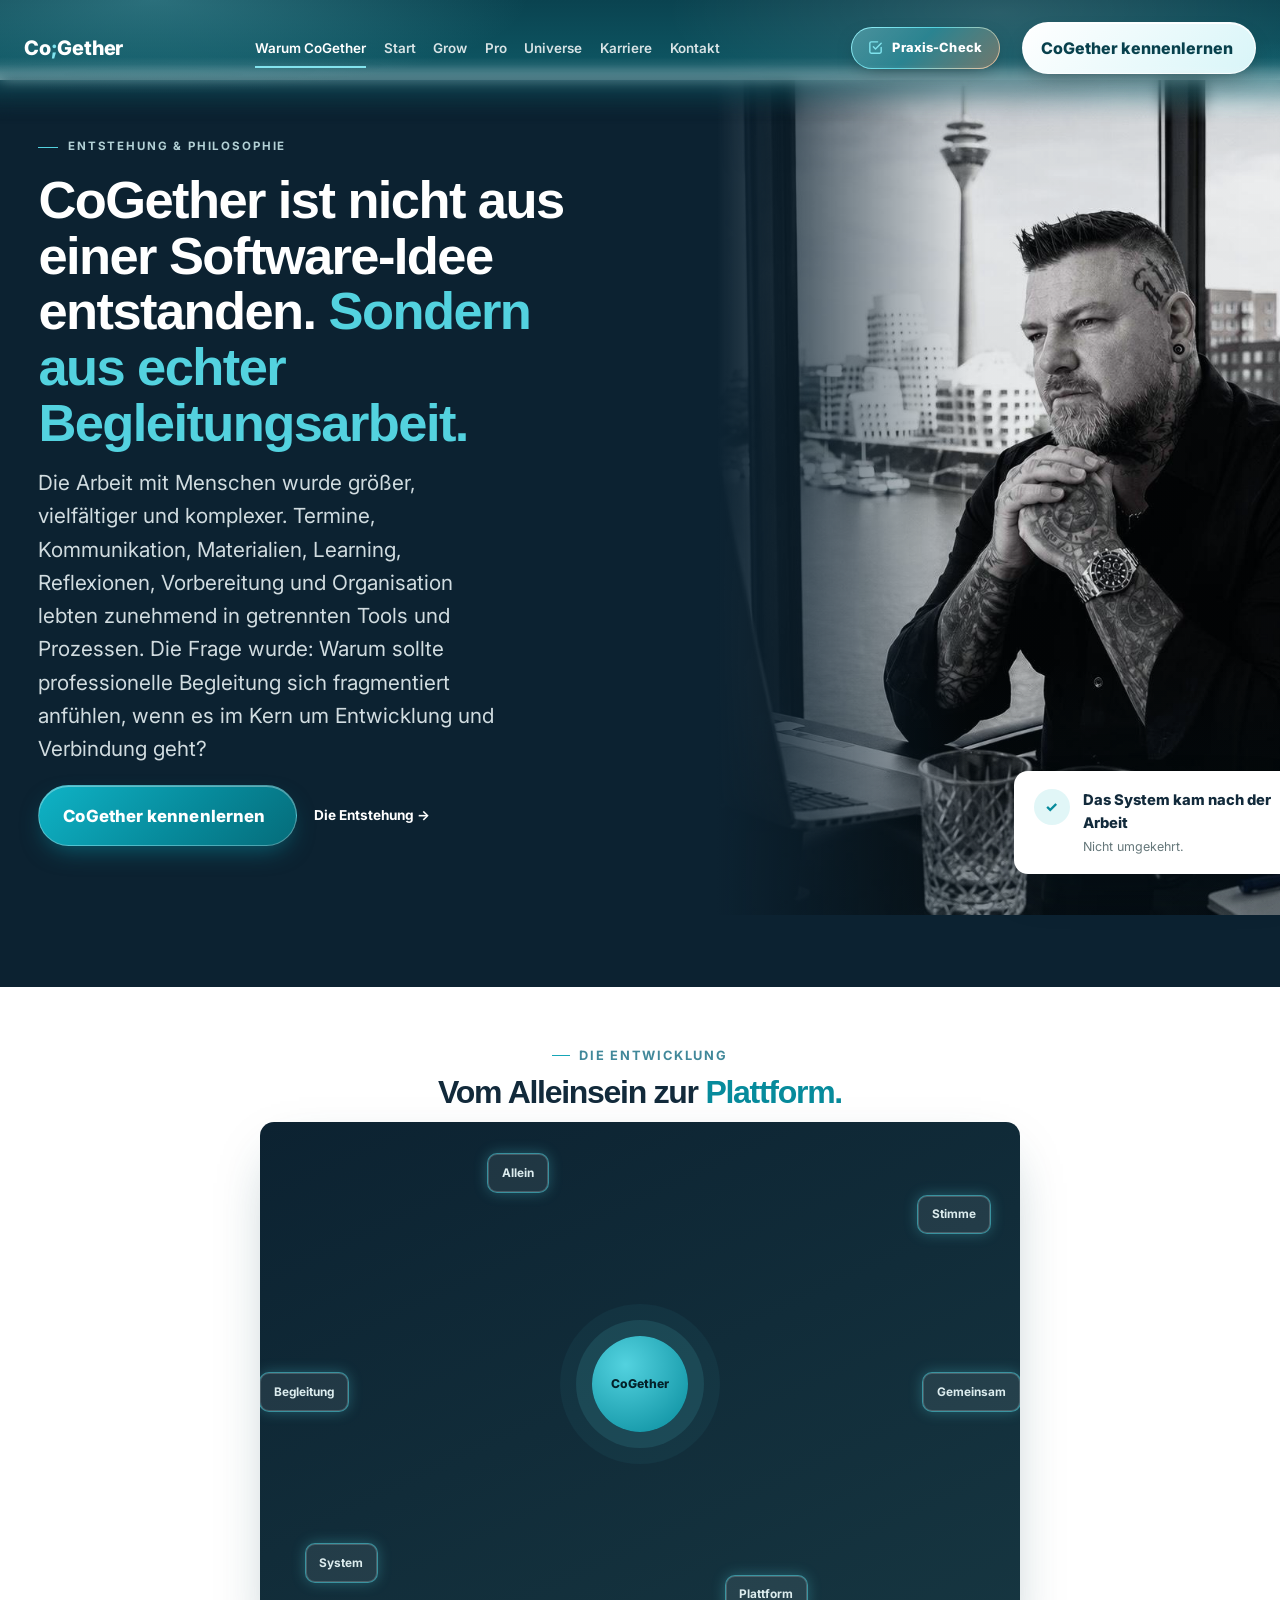
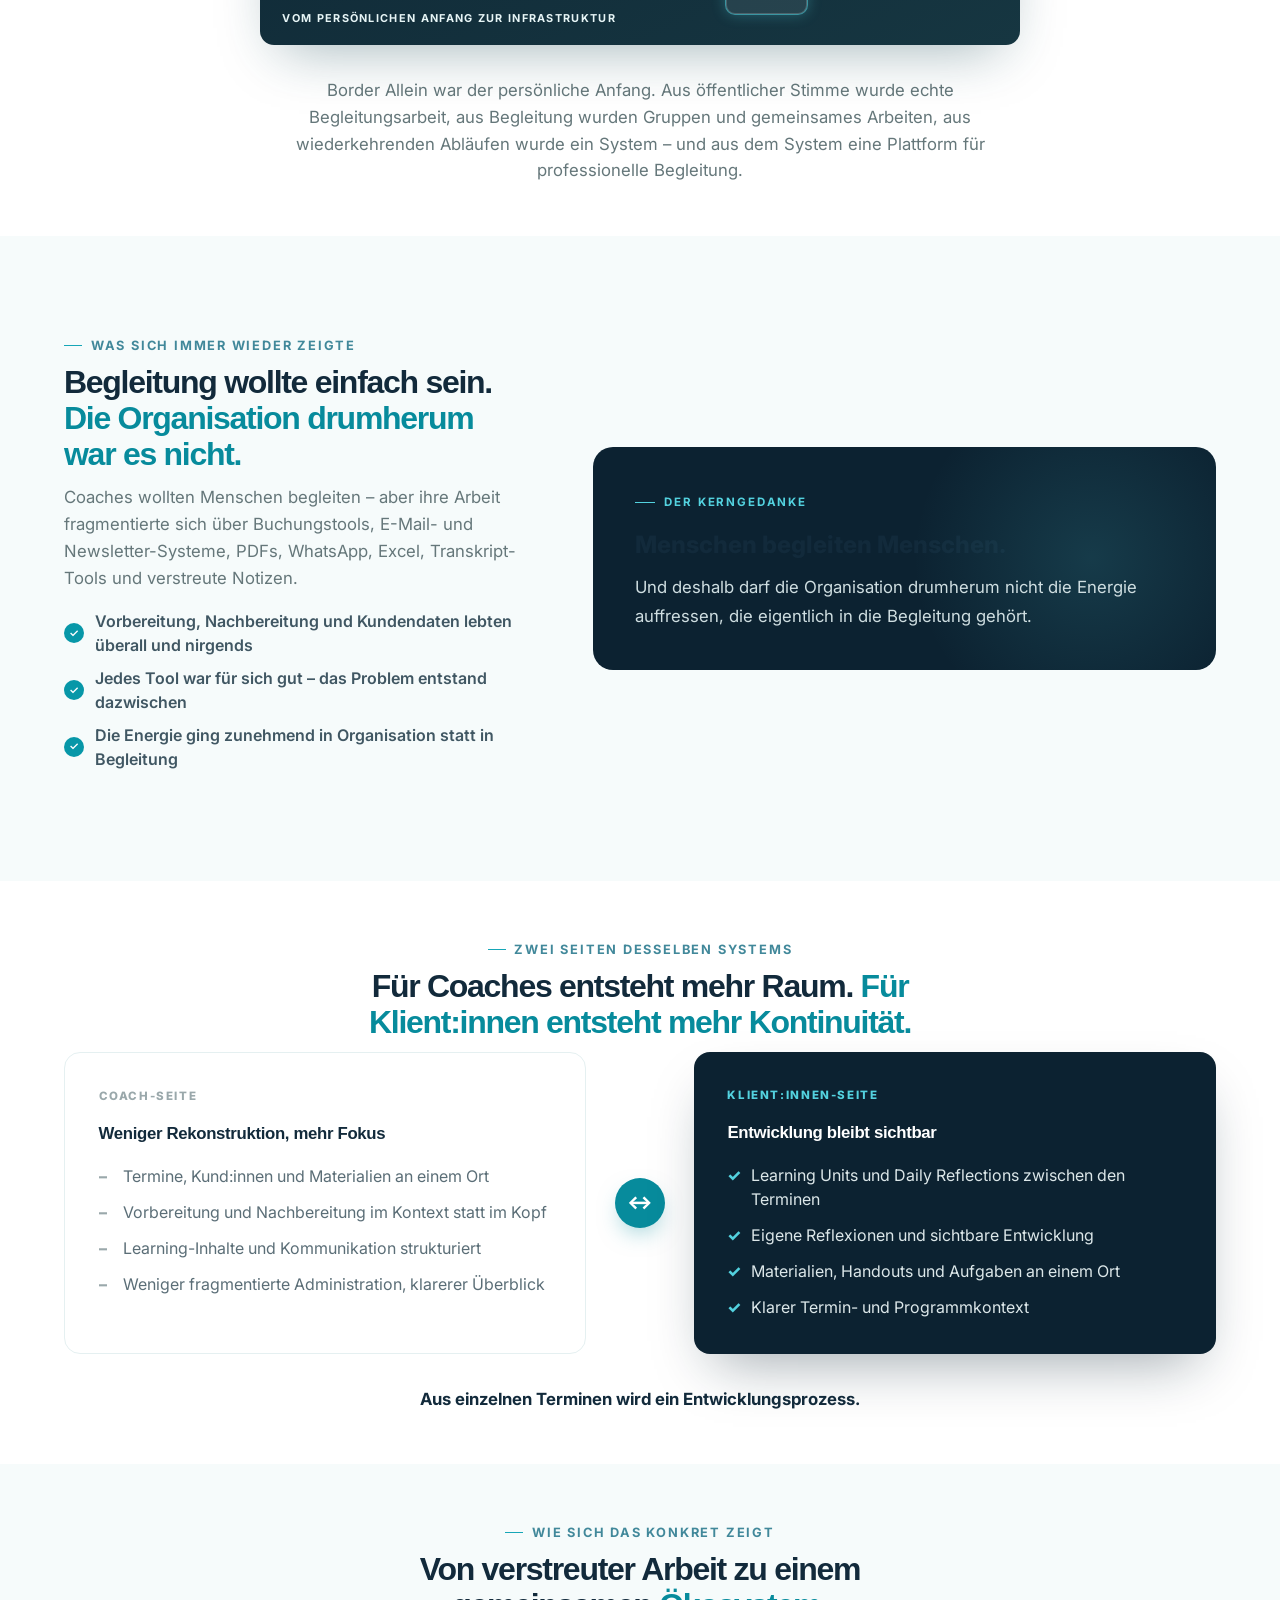
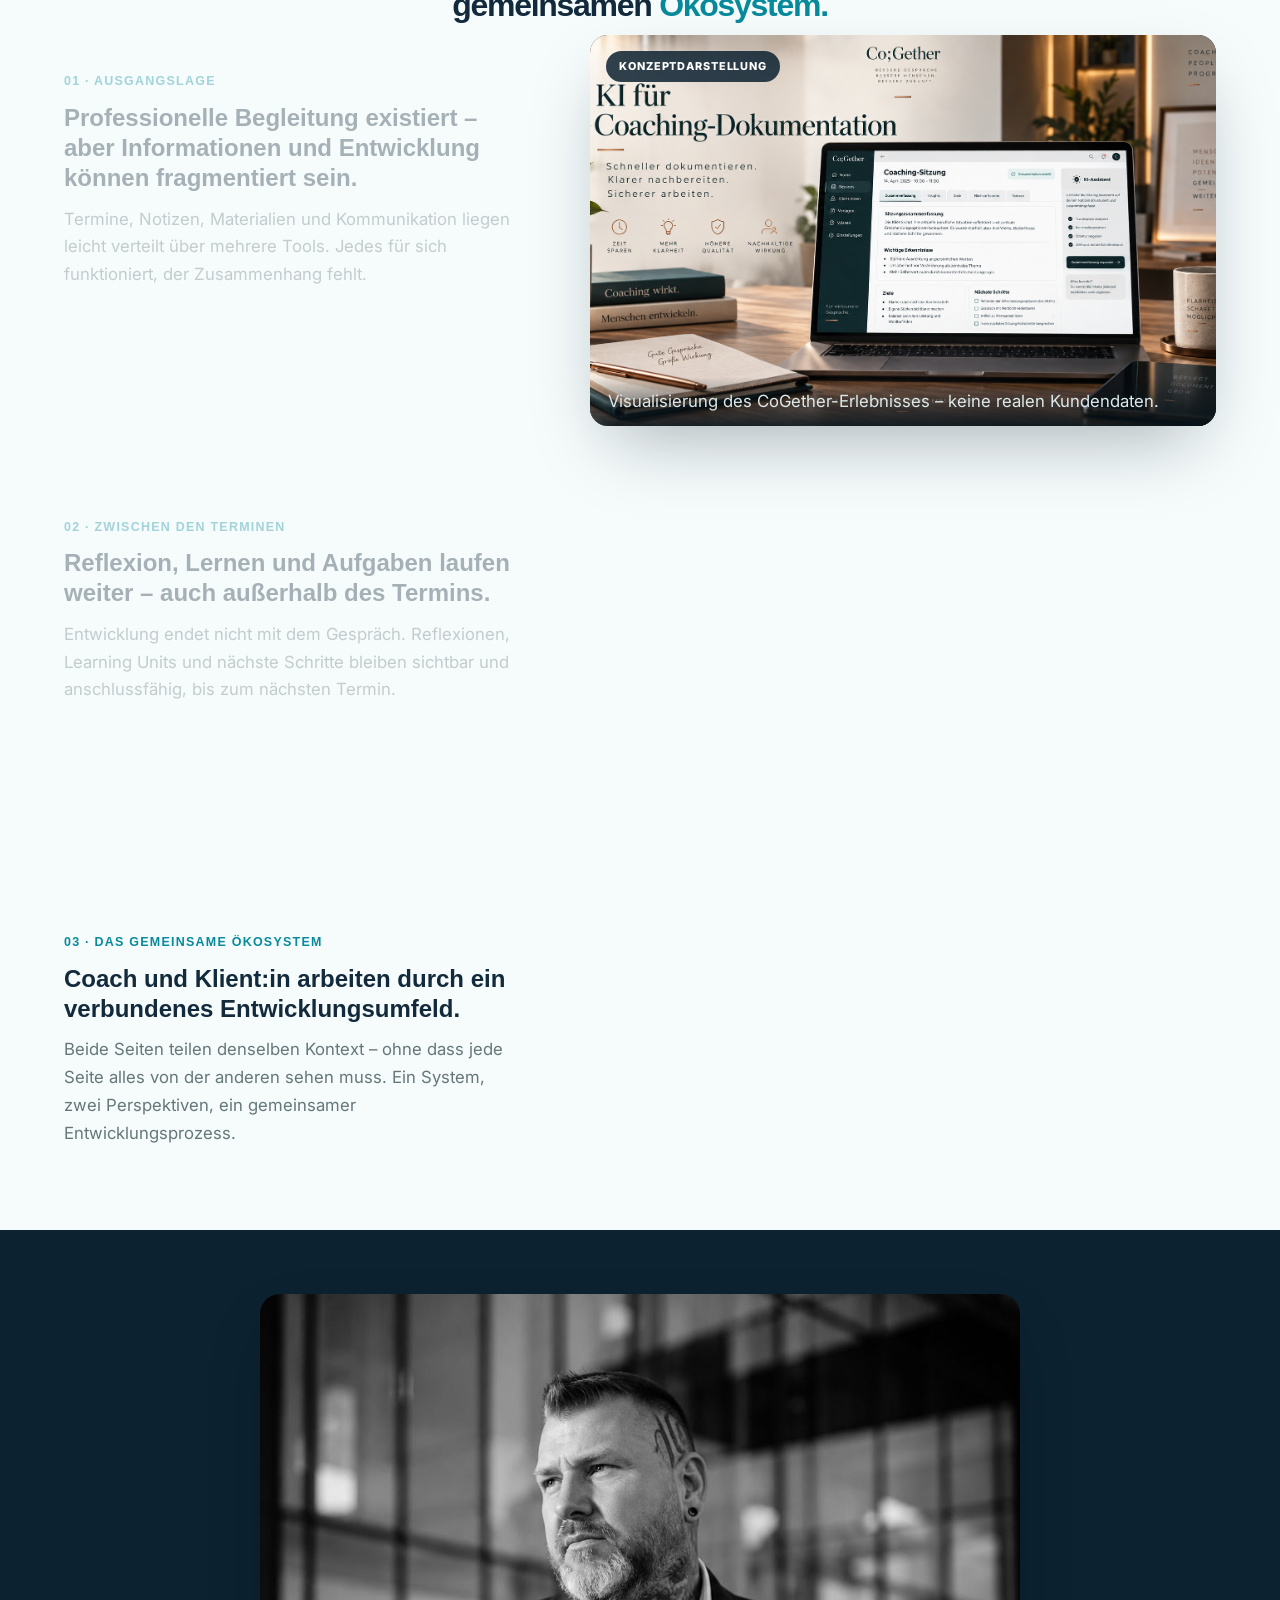
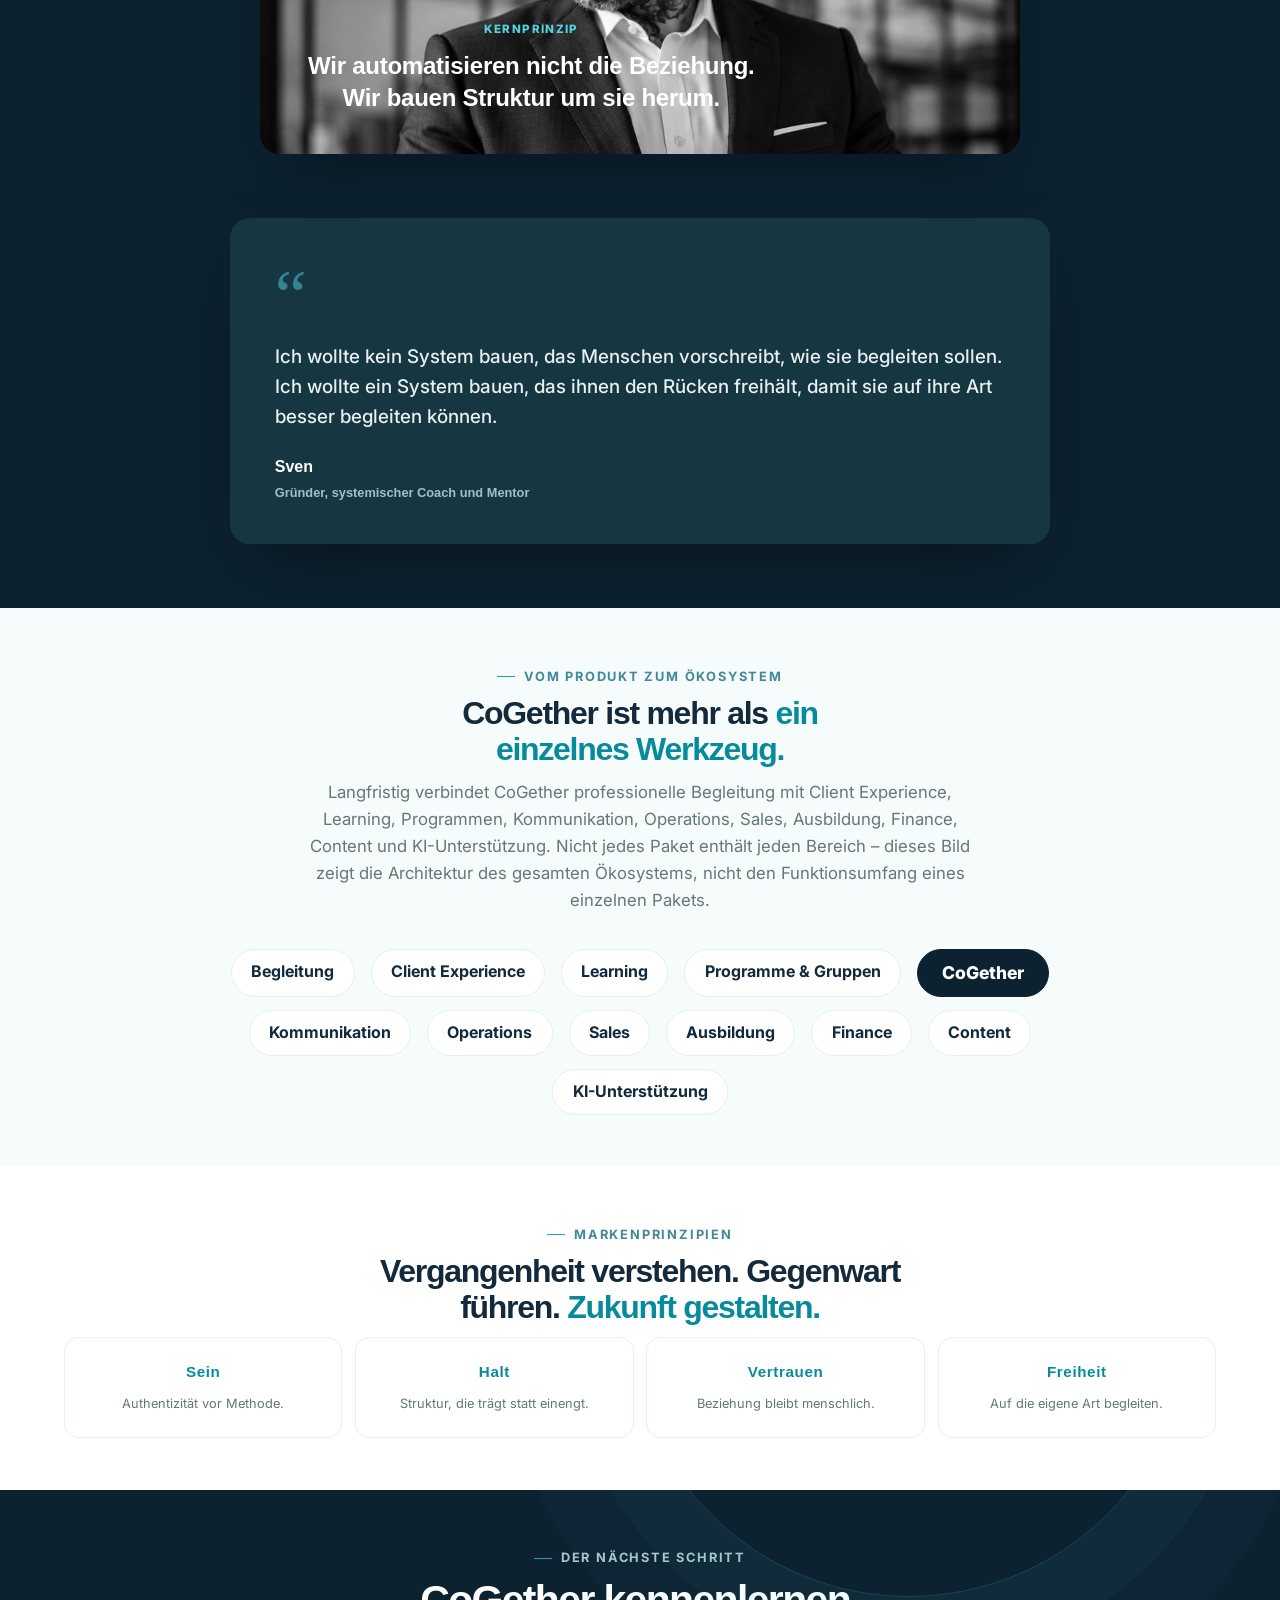
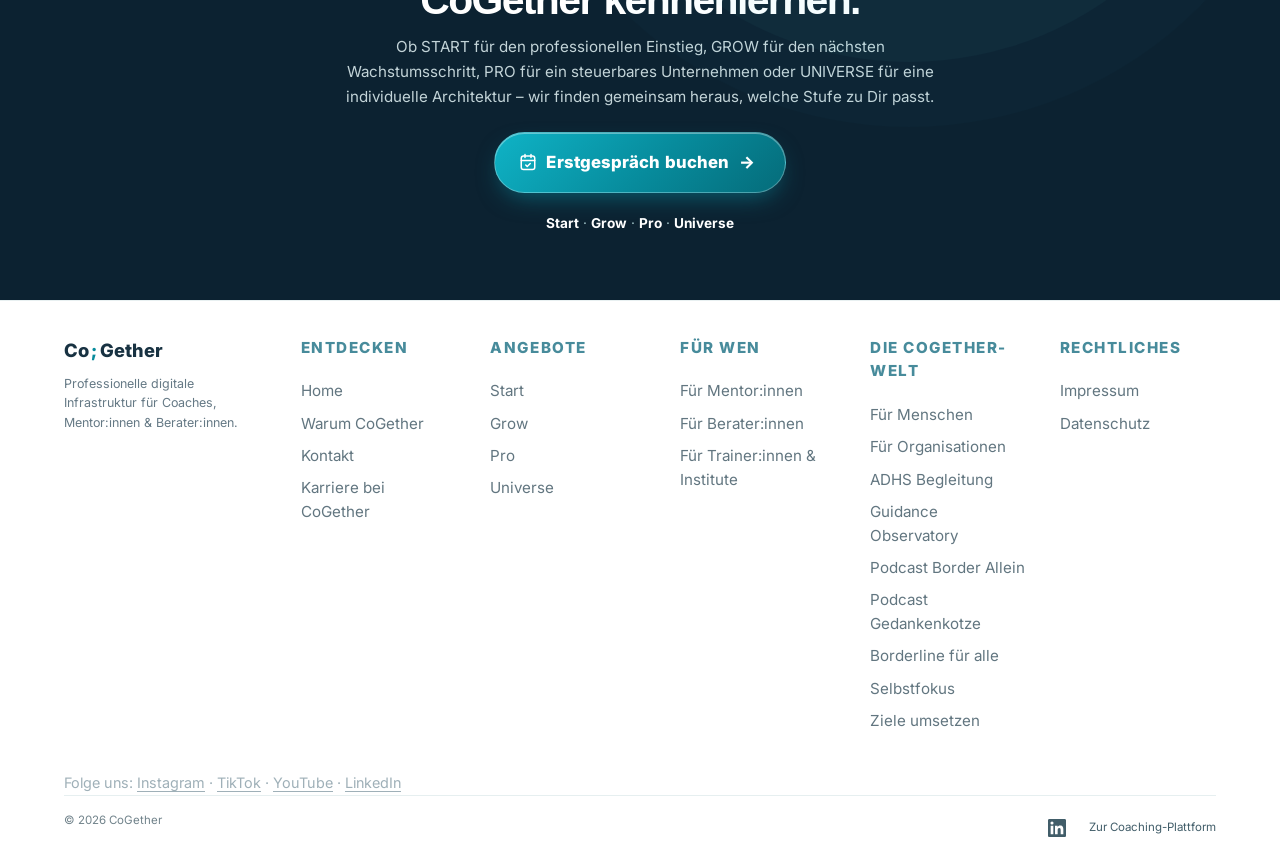
<file: warum-cogether/index.html>
<!doctype html>
<html lang="de">
<head>
<meta charset="utf-8">
<meta name="viewport" content="width=device-width, initial-scale=1">
<title>Warum CoGether – Entstehung &amp; Philosophie | CoGether Business</title>
<meta name="description" content="Warum CoGether entstanden ist: aus echter Begleitungsarbeit, nicht aus einer Software-Idee. Die Infrastruktur für professionelle Begleitung."><!-- seo-pass:start -->
<meta property="og:locale" content="de_DE">
<meta property="og:type" content="website">
<meta property="og:site_name" content="CoGether Business">
<meta property="og:title" content="Warum CoGether – Entstehung &amp; Philosophie | CoGether Business">
<meta property="og:description" content="Warum CoGether entstanden ist: aus echter Begleitungsarbeit, nicht aus einer Software-Idee. Die Infrastruktur für professionelle Begleitung.">
<meta property="og:url" content="https://cogether-software.de/warum-cogether/">
<meta property="og:image" content="https://cogether-software.de/assets/img/og-business.png">
<meta property="og:image:width" content="1200">
<meta property="og:image:height" content="630">
<meta property="og:image:alt" content="CoGether – Coaching Software für Coaches, Mentor:innen und Berater:innen">
<meta name="twitter:card" content="summary_large_image">
<meta name="twitter:title" content="Warum CoGether – Entstehung &amp; Philosophie | CoGether Business">
<meta name="twitter:description" content="Warum CoGether entstanden ist: aus echter Begleitungsarbeit, nicht aus einer Software-Idee. Die Infrastruktur für professionelle Begleitung.">
<meta name="twitter:image" content="https://cogether-software.de/assets/img/og-business.png">
<!-- seo-pass:end -->

<link rel="icon" href="/favicon.svg" type="image/svg+xml"><link rel="icon" href="/favicon.ico" sizes="48x48"><link rel="apple-touch-icon" href="/apple-touch-icon.png"><link rel="canonical" href="https://cogether-software.de/warum-cogether/">
<link rel="preconnect" href="https://fonts.googleapis.com">
<link rel="preconnect" href="https://fonts.gstatic.com" crossorigin>
<link href="https://fonts.googleapis.com/css2?family=Inter:wght@400;500;600;700;800&display=swap" rel="stylesheet">
<link rel="stylesheet" href="/assets/style.css?v=40">
<!-- seo-pass:start -->
<script type="application/ld+json">
{
 "@context": "https://schema.org",
 "@graph": [
  {
   "@type": "Organization",
   "@id": "https://cogether-software.de/#organization",
   "name": "CoGether",
   "url": "https://cogether.de/",
   "logo": {
    "@type": "ImageObject",
    "url": "https://cogether.de/wp-content/uploads/2026/08/CoGether_Logo.png"
   },
   "sameAs": [
    "https://cogether.de/",
    "https://de.linkedin.com/in/cogether",
    "https://www.instagram.com/cogether_official/"
   ]
  },
  {
   "@type": "WebSite",
   "@id": "https://cogether-software.de/#website",
   "url": "https://cogether-software.de/",
   "name": "CoGether Business",
   "inLanguage": "de-DE",
   "publisher": {
    "@id": "https://cogether-software.de/#organization"
   }
  },
  {
   "@type": "AboutPage",
   "@id": "https://cogether-software.de/warum-cogether/#webpage",
   "url": "https://cogether-software.de/warum-cogether/",
   "name": "Warum CoGether – Entstehung & Philosophie | CoGether Business",
   "description": "Warum CoGether entstanden ist: aus echter Begleitungsarbeit, nicht aus einer Software-Idee. Die Infrastruktur für professionelle Begleitung.",
   "inLanguage": "de-DE",
   "isPartOf": {
    "@id": "https://cogether-software.de/#website"
   },
   "about": {
    "@id": "https://cogether-software.de/#organization"
   },
   "primaryImageOfPage": {
    "@type": "ImageObject",
    "url": "https://cogether-software.de/assets/img/og-business.png"
   },
   "breadcrumb": {
    "@id": "https://cogether-software.de/warum-cogether/#breadcrumb"
   }
  },
  {
   "@type": "BreadcrumbList",
   "@id": "https://cogether-software.de/warum-cogether/#breadcrumb",
   "itemListElement": [
    {
     "@type": "ListItem",
     "position": 1,
     "name": "Start",
     "item": "https://cogether-software.de/"
    },
    {
     "@type": "ListItem",
     "position": 2,
     "name": "Warum CoGether",
     "item": "https://cogether-software.de/warum-cogether/"
    }
   ]
  }
 ]
}
</script>
<!-- seo-pass:end -->
<link rel="sitemap" type="application/xml" href="/sitemap.xml">
<script type="application/ld+json">
{
  "@context": "https://schema.org",
  "@type": "Person",
  "@id": "https://cogether-software.de/#founder",
  "name": "Sven",
  "alternateName": "Sven (Border Allein)",
  "jobTitle": "Gründer von CoGether, Coach und Podcaster",
  "url": "https://cogether.de/coach-sven/",
  "sameAs": ["https://borderallein.de/", "https://open.spotify.com/show/7gD3SMHN2wPgTtEMyp7XQi", "https://www.instagram.com/borderallein_official/"],
  "worksFor": {"@type": "Organization", "name": "CoGether", "url": "https://cogether-software.de/"}
}
</script>
</head>
<body>

<header class="site sv2-header">
  <div class="wrap">
    <a class="brand" href="/">Co<span>;</span>Gether <small>Für Coaches, Mentor:innen &amp; Berater:innen</small></a>
    <button class="navtoggle" aria-label="Menü öffnen" aria-expanded="false" id="navtoggle">☰</button>
    <nav class="mainnav" id="mainnav">
      <a href="/warum-cogether/" aria-current="page">Warum CoGether</a>
      <a href="/start/">Start</a>
      <a href="/grow/">Grow</a>
      <a href="/pro/">Pro</a>
      <a href="/universe/">Universe</a>
      <a href="/vertrieb/">Karriere</a>
      <a href="/kontakt/">Kontakt</a>
    </nav>
    <a class="sv2-pill-check" href="/praxis-check/?utm_source=menue&amp;utm_medium=button&amp;utm_campaign=coach-check" aria-label="Praxis-Check starten, 2 Minuten"><svg viewBox="0 0 24 24" aria-hidden="true"><path d="M9 11l3 3 8-8"/><path d="M20 12v6a2 2 0 0 1-2 2H6a2 2 0 0 1-2-2V6a2 2 0 0 1 2-2h9"/></svg><span>Praxis-Check</span><small>2 Min.</small></a>
    <a class="sv2-pill-cta js-booking-cta" href="/erstgespraech/">CoGether kennenlernen</a>
  </div>
</header>

<!-- HERO -->
<section class="sv2-hero">
  <div class="sv2-hero__inner">
    <div class="sv2-hero__copy">
      <span class="sv2-hero__eyebrow">Entstehung &amp; Philosophie</span>
      <h1>CoGether ist nicht aus einer Software-Idee entstanden. <em>Sondern aus echter Begleitungsarbeit.</em></h1>
      <p class="sv2-hero__lede">Die Arbeit mit Menschen wurde größer, vielfältiger und komplexer. Termine, Kommunikation, Materialien, Learning, Reflexionen, Vorbereitung und Organisation lebten zunehmend in getrennten Tools und Prozessen. Die Frage wurde: Warum sollte professionelle Begleitung sich fragmentiert anfühlen, wenn es im Kern um Entwicklung und Verbindung geht?</p>
      <div class="sv2-hero__ctas">
        <a class="sv2-pill-cta sv2-pill-cta--lg js-booking-cta" href="/erstgespraech/">CoGether kennenlernen</a>
        <a class="sv2-text-link sv2-text-link--light" href="#journey">Die Entstehung →</a>
      </div>
    </div>
    <div class="sv2-hero__media">
      <img src="/assets/img/sven-founder-2026.png" alt="Sven, Gründer von CoGether" width="900" height="1100" loading="eager">
      <div class="sv2-hero__benefit">
        <span class="sv2-hero__benefit-icon">✓</span>
        <div>
          <h5>Das System kam nach der Arbeit</h5>
          <p>Nicht umgekehrt.</p>
        </div>
      </div>
    </div>
  </div>
</section>

<!-- JOURNEY -->
<section class="sv2-section" id="journey">
  <div class="sv2-wrap" style="text-align:center">
    <span class="sv2-eyebrow" style="justify-content:center;display:inline-flex;width:100%">Die Entwicklung</span>
    <h2 class="sv2-h2" style="max-width:32ch;margin-inline:auto">Vom Alleinsein zur <em>Plattform.</em></h2>
    <div class="sv2-system-panel" style="max-width:760px;margin:0 auto;aspect-ratio:16/11">
      <div class="sv2-diamond" id="sv2-diamond-warum">
        <div class="sv2-diamond-point" style="top:6%;left:30%;--sx:-40px;--sy:-70px">Allein</div>
        <div class="sv2-diamond-point" style="top:14%;right:4%;--sx:85px;--sy:-40px">Stimme</div>
        <div class="sv2-diamond-point" style="top:48%;left:0%;--sx:-95px;--sy:0px">Begleitung</div>
        <div class="sv2-diamond-point" style="top:48%;right:0%;--sx:95px;--sy:10px">Gemeinsam</div>
        <div class="sv2-diamond-point" style="bottom:12%;left:6%;--sx:-70px;--sy:55px">System</div>
        <div class="sv2-diamond-point" style="bottom:6%;right:28%;--sx:45px;--sy:65px">Plattform</div>
        <div class="sv2-diamond-point--core">CoGether</div>
      </div>
      <span class="sv2-system-panel__label">Vom persönlichen Anfang zur Infrastruktur</span>
    </div>
    <p class="sv2-lead" style="text-align:center;margin:2rem auto 0;max-width:44rem">Border Allein war der persönliche Anfang. Aus öffentlicher Stimme wurde echte Begleitungsarbeit, aus Begleitung wurden Gruppen und gemeinsames Arbeiten, aus wiederkehrenden Abläufen wurde ein System – und aus dem System eine Plattform für professionelle Begleitung.</p>
  </div>
</section>

<!-- WHAT WE KEPT SEEING -->
<section class="sv2-section" style="background:var(--sv2-bg-soft)">
  <div class="sv2-wrap sv2-intro">
    <div class="sv2-intro__copy">
      <span class="sv2-eyebrow">Was sich immer wieder zeigte</span>
      <h2 class="sv2-h2">Begleitung wollte einfach sein. <em>Die Organisation drumherum war es nicht.</em></h2>
      <p class="sv2-lead">Coaches wollten Menschen begleiten – aber ihre Arbeit fragmentierte sich über Buchungstools, E-Mail- und Newsletter-Systeme, PDFs, WhatsApp, Excel, Transkript-Tools und verstreute Notizen.</p>
      <ul class="sv2-checklist">
        <li><span>✓</span> Vorbereitung, Nachbereitung und Kundendaten lebten überall und nirgends</li>
        <li><span>✓</span> Jedes Tool war für sich gut – das Problem entstand dazwischen</li>
        <li><span>✓</span> Die Energie ging zunehmend in Organisation statt in Begleitung</li>
      </ul>
    </div>
    <div class="sv2-intro__visual">
      <div class="sv2-fit" style="padding:2.4rem 2.6rem">
        <span class="sv2-fit__eyebrow">Der Kerngedanke</span>
        <h3 style="font-size:1.5rem;margin:0 0 .6rem;font-weight:800;color:var(--sv2-ink)">Menschen begleiten Menschen.</h3>
        <p>Und deshalb darf die Organisation drumherum nicht die Energie auffressen, die eigentlich in die Begleitung gehört.</p>
      </div>
    </div>
  </div>
</section>

<!-- TWO SIDES -->
<section class="sv2-section">
  <div class="sv2-wrap">
    <span class="sv2-eyebrow" style="justify-content:center;display:inline-flex;width:100%">Zwei Seiten desselben Systems</span>
    <h2 class="sv2-h2" style="text-align:center;max-width:34ch;margin-inline:auto">Für Coaches entsteht mehr Raum. <em>Für Klient:innen entsteht mehr Kontinuität.</em></h2>
    <div class="sv2-transform">
      <div class="sv2-transform__col sv2-transform__col--before" style="background:#fff;border:1px solid var(--sv2-border)">
        <span class="sv2-transform__label">Coach-Seite</span>
        <p class="sv2-transform__headline">Weniger Rekonstruktion, mehr Fokus</p>
        <ul>
          <li>Termine, Kund:innen und Materialien an einem Ort</li>
          <li>Vorbereitung und Nachbereitung im Kontext statt im Kopf</li>
          <li>Learning-Inhalte und Kommunikation strukturiert</li>
          <li>Weniger fragmentierte Administration, klarerer Überblick</li>
        </ul>
      </div>
      <div class="sv2-transform__arrow">↔</div>
      <div class="sv2-transform__col sv2-transform__col--after">
        <span class="sv2-transform__label">Klient:innen-Seite</span>
        <p class="sv2-transform__headline">Entwicklung bleibt sichtbar</p>
        <ul>
          <li>Learning Units und Daily Reflections zwischen den Terminen</li>
          <li>Eigene Reflexionen und sichtbare Entwicklung</li>
          <li>Materialien, Handouts und Aufgaben an einem Ort</li>
          <li>Klarer Termin- und Programmkontext</li>
        </ul>
      </div>
    </div>
    <p class="sv2-lead" style="text-align:center;margin:2rem auto 0;max-width:40rem;font-weight:700;color:var(--sv2-ink)">Aus einzelnen Terminen wird ein Entwicklungsprozess.</p>
  </div>
</section>

<!-- GUIDED VISUAL STORY — 3 concept visualizations, clearly labeled -->
<section class="sv2-section" style="background:var(--sv2-bg-soft)">
  <div class="sv2-wrap">
    <span class="sv2-eyebrow" style="justify-content:center;display:inline-flex;width:100%">Wie sich das konkret zeigt</span>
    <h2 class="sv2-h2" style="text-align:center;max-width:34ch;margin-inline:auto">Von verstreuter Arbeit zu einem gemeinsamen <em>Ökosystem.</em></h2>

    <!-- Desktop: sticky crossfade -->
    <div class="sv2-storyscroll" id="sv2-storyscroll-warum">
      <div class="sv2-storyscroll__text">
        <div class="sv2-storyscroll__stage is-current" data-stage="1">
          <span>01 · Ausgangslage</span>
          <h3>Professionelle Begleitung existiert – aber Informationen und Entwicklung können fragmentiert sein.</h3>
          <p>Termine, Notizen, Materialien und Kommunikation liegen leicht verteilt über mehrere Tools. Jedes für sich funktioniert, der Zusammenhang fehlt.</p>
        </div>
        <div class="sv2-storyscroll__stage" data-stage="2">
          <span>02 · Zwischen den Terminen</span>
          <h3>Reflexion, Lernen und Aufgaben laufen weiter – auch außerhalb des Termins.</h3>
          <p>Entwicklung endet nicht mit dem Gespräch. Reflexionen, Learning Units und nächste Schritte bleiben sichtbar und anschlussfähig, bis zum nächsten Termin.</p>
        </div>
        <div class="sv2-storyscroll__stage" data-stage="3">
          <span>03 · Das gemeinsame Ökosystem</span>
          <h3>Coach und Klient:in arbeiten durch ein verbundenes Entwicklungsumfeld.</h3>
          <p>Beide Seiten teilen denselben Kontext – ohne dass jede Seite alles von der anderen sehen muss. Ein System, zwei Perspektiven, ein gemeinsamer Entwicklungsprozess.</p>
        </div>
      </div>
      <div class="sv2-storyscroll__visual">
        <span class="sv2-storyscroll__badge">Konzeptdarstellung</span>
        <img class="is-active" data-stage="1" src="/assets/img/warum-story-1.png" alt="Konzeptvisualisierung: CoGether Arbeitsumgebung (KI-generierte Darstellung, keine echten Kundendaten)" loading="lazy">
        <img data-stage="2" src="/assets/img/warum-story-2.png" alt="Konzeptvisualisierung: Lernen und Entwicklung zwischen Terminen (KI-generierte Darstellung, keine echten Kundendaten)" loading="lazy">
        <img data-stage="3" src="/assets/img/warum-story-3.png" alt="Konzeptvisualisierung: gemeinsames Ökosystem (KI-generierte Darstellung, keine echten Kundendaten)" loading="lazy">
        <p class="sv2-storyscroll__disclosure">Visualisierung des CoGether-Erlebnisses – keine realen Kundendaten.</p>
      </div>
    </div>

    <!-- Mobile: stacked, no sticky/crossfade -->
    <div class="sv2-storyscroll--mobile">
      <div>
        <div class="sv2-storyscroll__stage">
          <span>01 · Ausgangslage</span>
          <p class="sv2-storyscroll__h">Professionelle Begleitung existiert – aber Informationen und Entwicklung können fragmentiert sein.</p>
          <p>Termine, Notizen, Materialien und Kommunikation liegen leicht verteilt über mehrere Tools. Jedes für sich funktioniert, der Zusammenhang fehlt.</p>
        </div>
        <div class="sv2-storyscroll__visual">
          <span class="sv2-storyscroll__badge">Konzeptdarstellung</span>
          <img src="/assets/img/warum-story-1.png" alt="Konzeptvisualisierung: CoGether Arbeitsumgebung (KI-generierte Darstellung, keine echten Kundendaten)" loading="lazy">
          <p class="sv2-storyscroll__disclosure">Visualisierung des CoGether-Erlebnisses – keine realen Kundendaten.</p>
        </div>
      </div>
      <div>
        <div class="sv2-storyscroll__stage">
          <span>02 · Zwischen den Terminen</span>
          <p class="sv2-storyscroll__h">Reflexion, Lernen und Aufgaben laufen weiter – auch außerhalb des Termins.</p>
          <p>Entwicklung endet nicht mit dem Gespräch. Reflexionen, Learning Units und nächste Schritte bleiben sichtbar und anschlussfähig, bis zum nächsten Termin.</p>
        </div>
        <div class="sv2-storyscroll__visual">
          <span class="sv2-storyscroll__badge">Konzeptdarstellung</span>
          <img src="/assets/img/warum-story-2.png" alt="Konzeptvisualisierung: Lernen und Entwicklung zwischen Terminen (KI-generierte Darstellung, keine echten Kundendaten)" loading="lazy">
          <p class="sv2-storyscroll__disclosure">Visualisierung des CoGether-Erlebnisses – keine realen Kundendaten.</p>
        </div>
      </div>
      <div>
        <div class="sv2-storyscroll__stage">
          <span>03 · Das gemeinsame Ökosystem</span>
          <p class="sv2-storyscroll__h">Coach und Klient:in arbeiten durch ein verbundenes Entwicklungsumfeld.</p>
          <p>Beide Seiten teilen denselben Kontext – ohne dass jede Seite alles von der anderen sehen muss. Ein System, zwei Perspektiven, ein gemeinsamer Entwicklungsprozess.</p>
        </div>
        <div class="sv2-storyscroll__visual">
          <span class="sv2-storyscroll__badge">Konzeptdarstellung</span>
          <img src="/assets/img/warum-story-3.png" alt="Konzeptvisualisierung: gemeinsames Ökosystem (KI-generierte Darstellung, keine echten Kundendaten)" loading="lazy">
          <p class="sv2-storyscroll__disclosure">Visualisierung des CoGether-Erlebnisses – keine realen Kundendaten.</p>
        </div>
      </div>
    </div>
  </div>
</section>

<!-- HUMAN PRINCIPLE -->
<section class="sv2-founder">
  <div class="sv2-wrap" style="text-align:center;max-width:760px">
    <div class="sv2-human-panel" style="margin-top:0">
      <img src="/assets/img/human-photo-2026-08.jpg" alt="Sven, Gründer von CoGether">
      <div class="sv2-human-panel__text" style="max-width:none">
        <span>Kernprinzip</span>
        <p>Wir automatisieren nicht die Beziehung.<br>Wir bauen Struktur um sie herum.</p>
      </div>
    </div>
  </div>
</section>

<!-- FOUNDER QUOTE -->
<section class="sv2-founder" style="padding-top:0">
  <div class="sv2-founder__grid" style="grid-template-columns:1fr;max-width:820px;margin:0 auto">
    <div class="sv2-founder__copy" style="padding:2.6rem 2.8rem">
      <span class="sv2-founder__mark" aria-hidden="true">&ldquo;</span>
      <blockquote>Ich wollte kein System bauen, das Menschen vorschreibt, wie sie begleiten sollen. Ich wollte ein System bauen, das ihnen den Rücken freihält, damit sie auf ihre Art besser begleiten können.</blockquote>
      <cite>Sven<span>Gründer, systemischer Coach und Mentor</span></cite>
    </div>
  </div>
</section>

<!-- FROM PRODUCT TO ECOSYSTEM -->
<section class="sv2-section" style="background:var(--sv2-bg-soft)">
  <div class="sv2-wrap" style="text-align:center">
    <span class="sv2-eyebrow" style="justify-content:center;display:inline-flex;width:100%">Vom Produkt zum Ökosystem</span>
    <h2 class="sv2-h2" style="max-width:22ch;margin-inline:auto;text-align:center">CoGether ist mehr als <em>ein einzelnes Werkzeug.</em></h2>
    <p class="sv2-lead" style="margin-inline:auto;max-width:42rem">Langfristig verbindet CoGether professionelle Begleitung mit Client Experience, Learning, Programmen, Kommunikation, Operations, Sales, Ausbildung, Finance, Content und KI-Unterstützung. Nicht jedes Paket enthält jeden Bereich – dieses Bild zeigt die Architektur des gesamten Ökosystems, nicht den Funktionsumfang eines einzelnen Pakets.</p>
    <div class="sv2-ecosystem">
      <span class="sv2-ecosystem__node">Begleitung</span>
      <span class="sv2-ecosystem__node">Client Experience</span>
      <span class="sv2-ecosystem__node">Learning</span>
      <span class="sv2-ecosystem__node">Programme &amp; Gruppen</span>
      <span class="sv2-ecosystem__node sv2-ecosystem__node--core">CoGether</span>
      <span class="sv2-ecosystem__node">Kommunikation</span>
      <span class="sv2-ecosystem__node">Operations</span>
      <span class="sv2-ecosystem__node">Sales</span>
      <span class="sv2-ecosystem__node">Ausbildung</span>
      <span class="sv2-ecosystem__node">Finance</span>
      <span class="sv2-ecosystem__node">Content</span>
      <span class="sv2-ecosystem__node">KI-Unterstützung</span>
    </div>
  </div>
</section>

<!-- VALUES -->
<section class="sv2-section">
  <div class="sv2-wrap" style="text-align:center">
    <span class="sv2-eyebrow" style="justify-content:center;display:inline-flex;width:100%">Markenprinzipien</span>
    <h2 class="sv2-h2" style="max-width:30ch;margin-inline:auto">Vergangenheit verstehen. Gegenwart führen. <em>Zukunft gestalten.</em></h2>
    <div class="sv2-values">
      <div class="sv2-values__tile"><strong>Sein</strong><span>Authentizität vor Methode.</span></div>
      <div class="sv2-values__tile"><strong>Halt</strong><span>Struktur, die trägt statt einengt.</span></div>
      <div class="sv2-values__tile"><strong>Vertrauen</strong><span>Beziehung bleibt menschlich.</span></div>
      <div class="sv2-values__tile"><strong>Freiheit</strong><span>Auf die eigene Art begleiten.</span></div>
    </div>
  </div>
</section>

<!-- CTA -->
<section class="sv2-cta sv2-section">
  <div class="sv2-wrap" style="max-width:52rem;text-align:center">
    <span class="sv2-eyebrow sv2-eyebrow--light" style="justify-content:center;display:inline-flex;width:100%">Der nächste Schritt</span>
    <h2 class="sv2-h2" style="color:#fff;text-align:center;margin-inline:auto">CoGether kennenlernen.</h2>
    <p style="color:#c3d4d8;font-size:.95rem;line-height:1.65;margin:0 auto 1.4rem;max-width:38rem">Ob START für den professionellen Einstieg, GROW für den nächsten Wachstumsschritt, PRO für ein steuerbares Unternehmen oder UNIVERSE für eine individuelle Architektur – wir finden gemeinsam heraus, welche Stufe zu Dir passt.</p>
    <div style="display:flex;gap:1rem;justify-content:center;flex-wrap:wrap;margin-bottom:1.2rem">
      <a class="sv2-pill-cta sv2-pill-cta--lg js-booking-cta" href="/erstgespraech/"><svg viewBox="0 0 24 24" aria-hidden="true"><rect x="3" y="4" width="18" height="18" rx="3"/><path d="M16 2v4M8 2v4M3 10h18M9 16l2 2 4-4"/></svg><span>Erstgespräch buchen</span><span class="cta-arr" aria-hidden="true">→</span></a>
    </div>
    <p style="color:#9fc2c7;font-size:.85rem">
      <a class="sv2-text-link sv2-text-link--light" href="/start/" style="display:inline">Start</a> ·
      <a class="sv2-text-link sv2-text-link--light" href="/grow/" style="display:inline">Grow</a> ·
      <a class="sv2-text-link sv2-text-link--light" href="/pro/" style="display:inline">Pro</a> ·
      <a class="sv2-text-link sv2-text-link--light" href="/universe/" style="display:inline">Universe</a>
    </p>
  </div>
</section>

<footer class="sv2-footer">
  <div class="sv2-wrap sv2-footer__main">
    <div class="sv2-footer__brand-block">
      <div class="sv2-footer__brand">Co<span>;</span>Gether</div>
      <p class="sv2-footer__tag">Professionelle digitale Infrastruktur für Coaches, Mentor:innen &amp; Berater:innen.</p>
    </div>
    <div class="sv2-footer__col">
      <span class="sv2-footer__label">Entdecken</span>
      <a href="/">Home</a>
      <a href="/warum-cogether/">Warum CoGether</a>
      <a href="/kontakt/">Kontakt</a>
      <a href="/vertrieb/">Karriere bei CoGether</a>
    </div>
    <div class="sv2-footer__col">
      <span class="sv2-footer__label">Angebote</span>
      <a href="/start/">Start</a>
      <a href="/grow/">Grow</a>
      <a href="/pro/">Pro</a>
      <a href="/universe/">Universe</a>
    </div>
    <div class="sv2-footer__col">
      <span class="sv2-footer__label">Für wen</span>
      <a href="/mentoring-software/">Für Mentor:innen</a>
      <a href="/software-fuer-berater/">Für Berater:innen</a>
      <a href="/software-fuer-trainer-und-institute/">Für Trainer:innen &amp; Institute</a>
    </div>
    <div class="sv2-footer__col">
      <span class="sv2-footer__label">Die CoGether-Welt</span>
      <a href="https://cogether.de/">Für Menschen</a>
      <a href="https://business.cogether.de/">Für Organisationen</a>
      <a href="https://adhsbegleitung.de/">ADHS Begleitung</a>
      <a href="https://guidanceobservatory.com/">Guidance Observatory</a>
      <a href="https://borderallein.de/podcast/">Podcast Border Allein</a>
      <a href="https://gedankenkotze.de/">Podcast Gedankenkotze</a>
      <a href="https://xn--borderlinefralle-tzb.de/">Borderline für alle</a>
      <a href="https://selbstfokus.de/">Selbstfokus</a>
      <a href="https://zieleumsetzen.de/">Ziele umsetzen</a>
    </div>
    <div class="sv2-footer__col">
      <span class="sv2-footer__label">Rechtliches</span>
      <a href="https://cogether.de/impressum/">Impressum</a>
      <a href="https://cogether.de/datenschutz/">Datenschutz</a>
    </div>
  </div>
  <div class="sv2-wrap"><p class="soc-row">Folge uns: <a href="https://www.instagram.com/cogether_official" target="_blank" rel="noopener">Instagram</a><span aria-hidden="true"> · </span><a href="https://www.tiktok.com/@borderallein_official" target="_blank" rel="noopener">TikTok</a><span aria-hidden="true"> · </span><a href="https://www.youtube.com/@cogether" target="_blank" rel="noopener">YouTube</a><span aria-hidden="true"> · </span><a href="https://de.linkedin.com/in/cogether" target="_blank" rel="noopener">LinkedIn</a></p></div>
  <div class="sv2-wrap sv2-footer__bottom">
    <span>© <span id="y"></span> CoGether</span>
    <nav>
      <a class="sv2-footer__social" href="https://www.linkedin.com/in/cogether" target="_blank" rel="noopener" aria-label="CoGether auf LinkedIn"><svg viewBox="0 0 24 24" width="18" height="18" aria-hidden="true" fill="currentColor"><path d="M20.45 20.45h-3.56v-5.57c0-1.33-.02-3.04-1.85-3.04-1.85 0-2.14 1.45-2.14 2.94v5.67H9.35V9h3.41v1.56h.05c.48-.9 1.64-1.85 3.37-1.85 3.6 0 4.27 2.37 4.27 5.46v6.28zM5.34 7.43a2.06 2.06 0 1 1 0-4.13 2.06 2.06 0 0 1 0 4.13zM7.12 20.45H3.56V9h3.56v11.45zM22.22 0H1.77C.79 0 0 .77 0 1.73v20.54C0 23.23.79 24 1.77 24h20.45c.98 0 1.78-.77 1.78-1.73V1.73C24 .77 23.2 0 22.22 0z"/></svg></a>
      <a href="https://cogether.de/">Zur Coaching-Plattform</a>
    </nav>
  </div>
</footer>
<script src="/assets/sv2-reveal.js?v=1"></script>
<script>
document.getElementById('y').textContent = new Date().getFullYear();
document.getElementById('navtoggle').addEventListener('click', function(){
  var nav = document.getElementById('mainnav');
  var open = nav.classList.toggle('open');
  this.setAttribute('aria-expanded', open ? 'true' : 'false');
});
(function(){
  var diamond = document.getElementById('sv2-diamond-warum');
  if (!diamond || !window.sv2Reveal) return;
  window.sv2Reveal(diamond, function(instant){
    diamond.classList.add('is-active');
    if (instant) { diamond.classList.add('is-complete'); return; }
    setTimeout(function(){ diamond.classList.add('is-complete'); }, 1000);
  });
})();
// Guided visual story: as each narrative stage crosses the viewport
// center, the matching concept image crossfades in on the sticky right
// panel and the stage text gains focus. Plain IntersectionObserver,
// no library; disabled entirely under prefers-reduced-motion (all
// content already visible/readable without it).
(function(){
  var scroller = document.getElementById('sv2-storyscroll-warum');
  if (!scroller || !('IntersectionObserver' in window)) return;
  if (window.matchMedia && window.matchMedia('(prefers-reduced-motion: reduce)').matches) return;
  var stages = scroller.querySelectorAll('.sv2-storyscroll__stage');
  var images = scroller.querySelectorAll('.sv2-storyscroll__visual img');
  var io = new IntersectionObserver(function(entries){
    entries.forEach(function(entry){
      if (!entry.isIntersecting) return;
      var n = entry.target.getAttribute('data-stage');
      stages.forEach(function(s){ s.classList.toggle('is-current', s === entry.target); });
      images.forEach(function(img){ img.classList.toggle('is-active', img.getAttribute('data-stage') === n); });
    });
  }, { threshold: 0.5, rootMargin: '-20% 0px -20% 0px' });
  stages.forEach(function(s){ io.observe(s); });
})();
</script>
<script src="/assets/booking-modal.js?v=3" defer></script>
<script>/* CoGether Herkunftsmessung: ohne Cookies, ohne Speicherung im Browser; nur beim Einstieg von aussen */(function(){try{var r=document.referrer,h="";try{h=r?new URL(r).host:""}catch(e){}var q=new URLSearchParams(location.search);if(h===location.host&&!q.get("utm_source"))return;var id=crypto.randomUUID?crypto.randomUUID():"10000000-1000-4000-8000-100000000000".replace(/[018]/g,function(c){return(c^crypto.getRandomValues(new Uint8Array(1))[0]&15>>c/4).toString(16)});var p=new URLSearchParams({url:location.href,ref:r,vid:id});["utm_source","utm_medium","utm_campaign","utm_content","utm_term"].forEach(function(k){var x=q.get(k);if(x)p.set(k,x)});navigator.sendBeacon("https://cogether.de/wp-json/cogether/v1/growth/beacon?"+p.toString())}catch(e){}})();</script>
<script>(function(){try{if(navigator.doNotTrack==='1'||navigator.globalPrivacyControl)return;navigator.sendBeacon('https://cogether.de/wp-json/cogether/v1/pv',new Blob([JSON.stringify({p:'software',u:location.pathname})],{type:'text/plain'}))}catch(e){}})();</script></body>
</html>
</file>
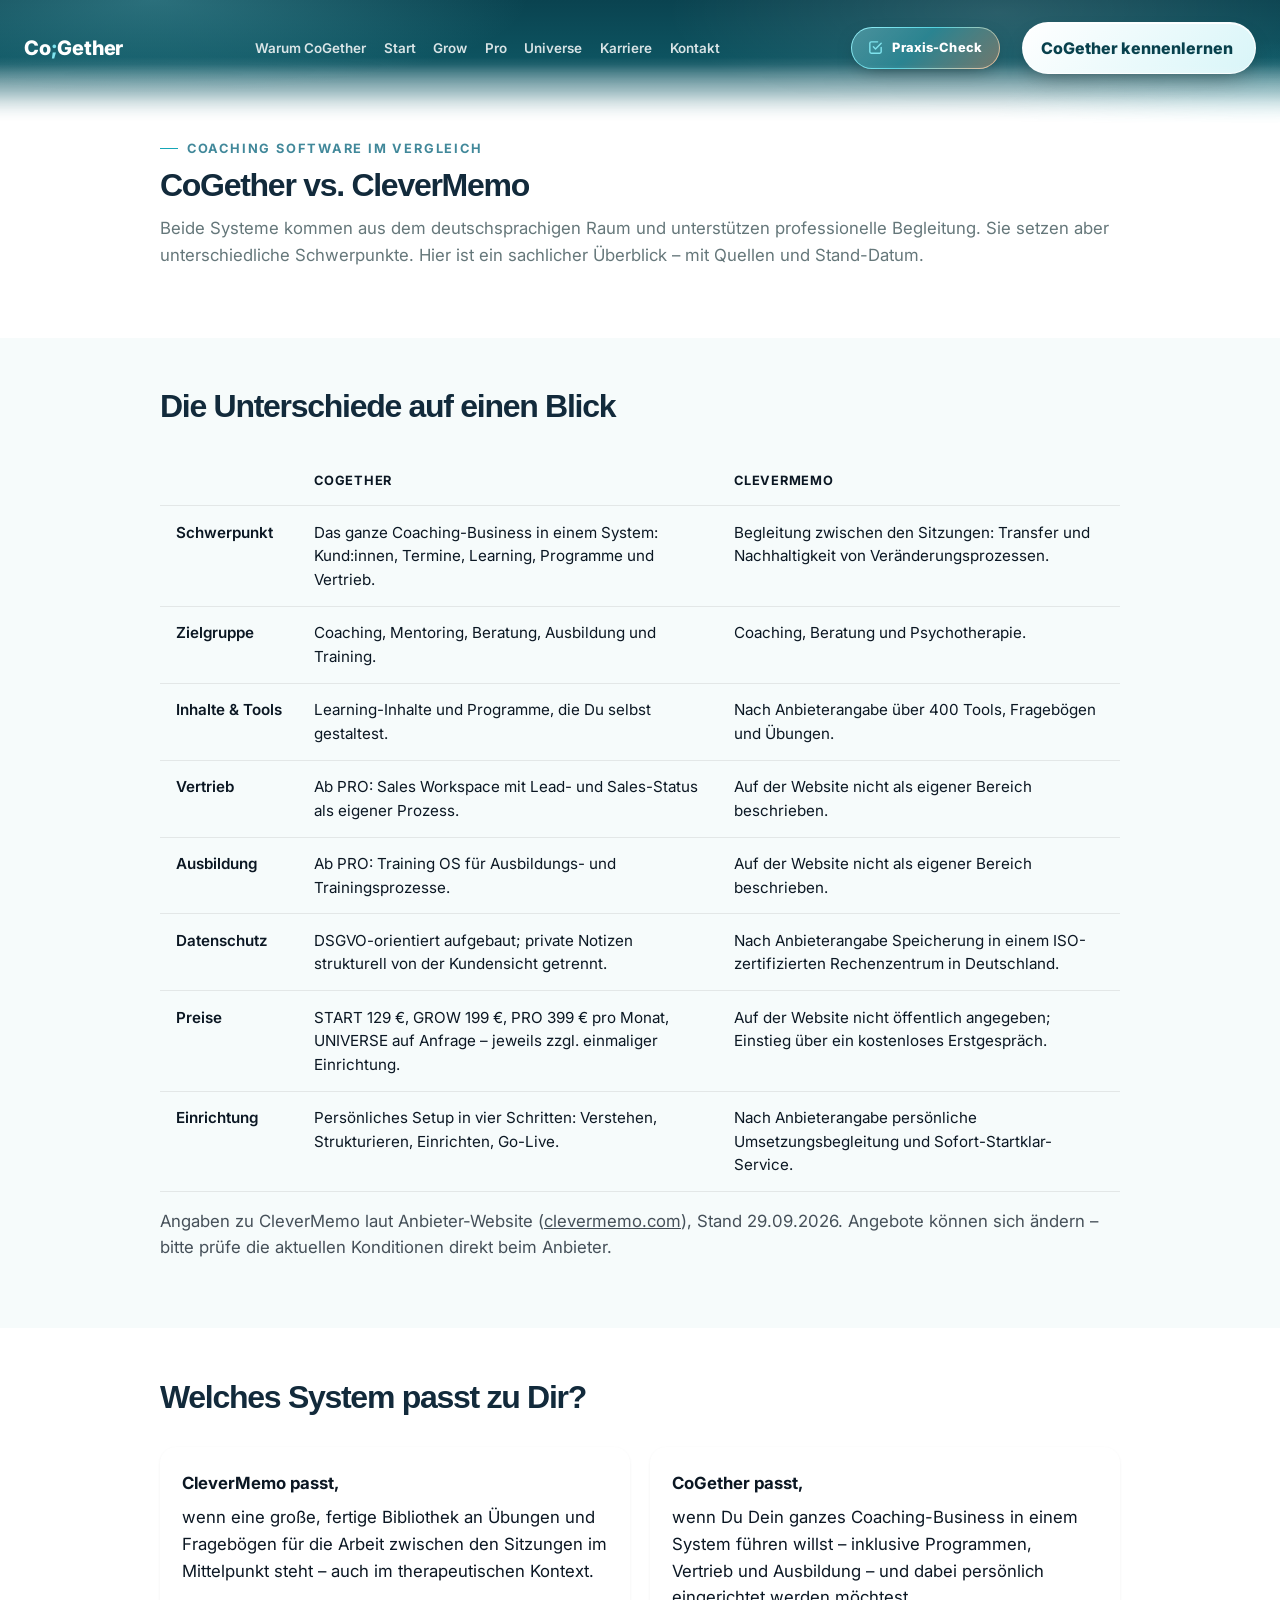
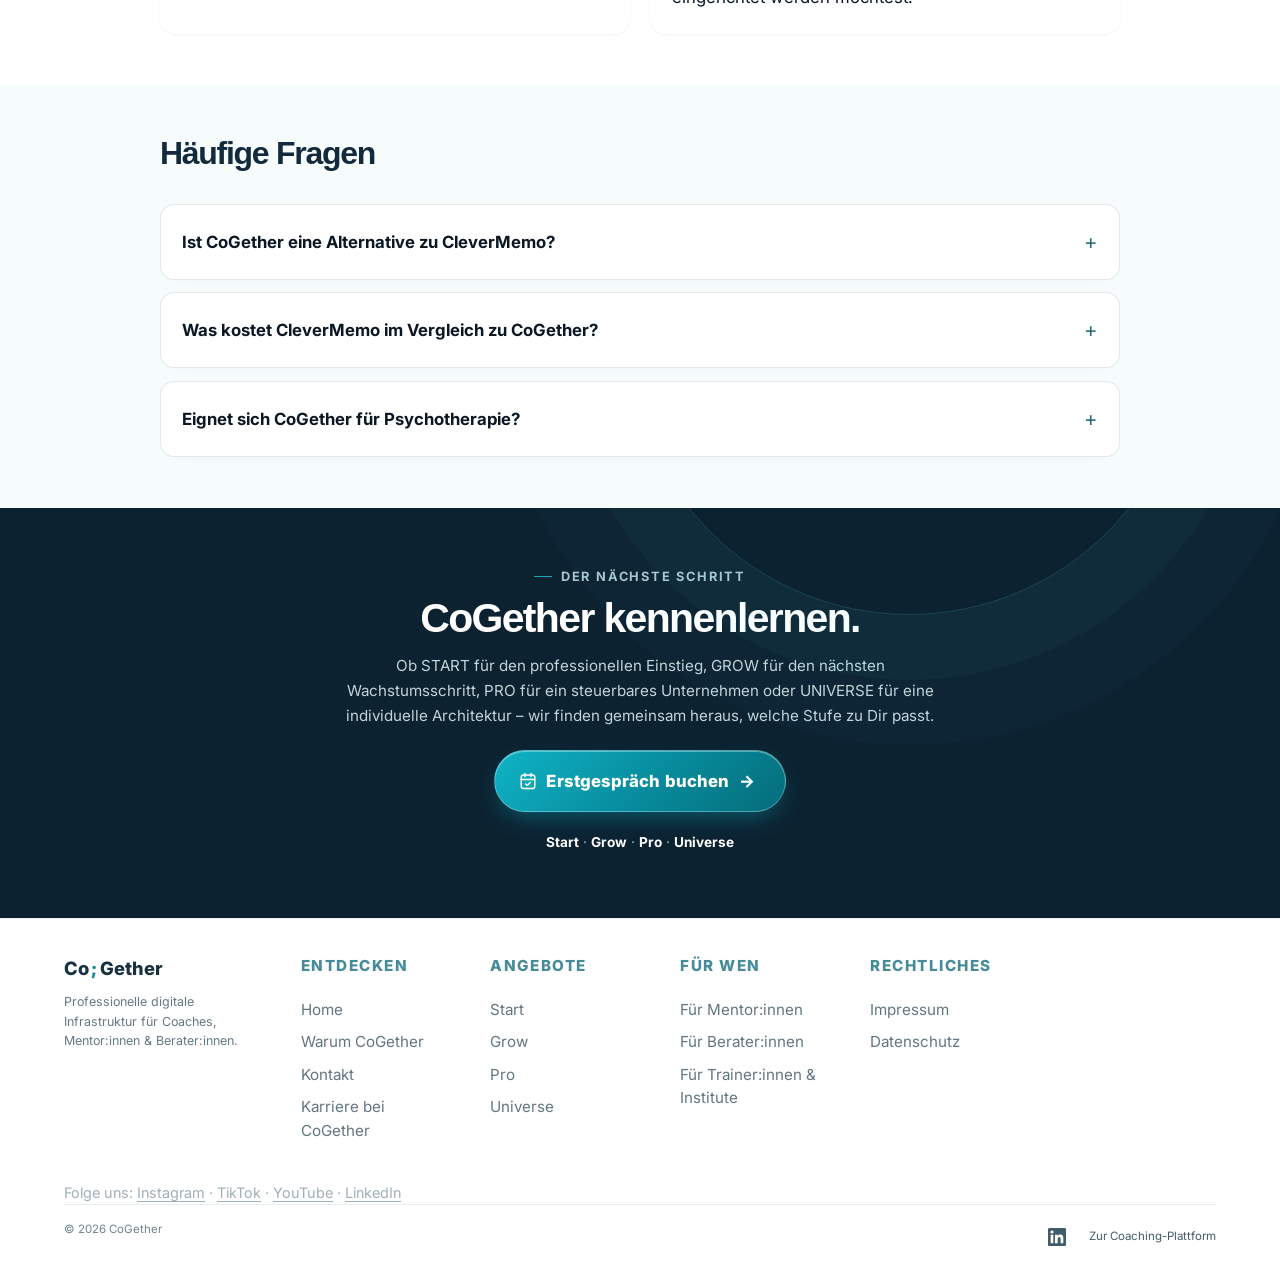
<file: vergleich/clevermemo/index.html>
<!doctype html>
<html lang="de">
<head>
<meta charset="utf-8">
<meta name="viewport" content="width=device-width, initial-scale=1">
<title>CoGether vs. CleverMemo – Coaching Software im Vergleich</title>
<meta name="description" content="CoGether oder CleverMemo? Fairer Vergleich zweier Coaching-Software-Lösungen aus dem DACH-Raum: Schwerpunkt, Funktionen, Preise und Zielgruppe."><!-- seo-pass:start -->
<meta property="og:locale" content="de_DE">
<meta property="og:type" content="website">
<meta property="og:site_name" content="CoGether Business">
<meta property="og:title" content="CoGether vs. CleverMemo – Coaching Software im Vergleich">
<meta property="og:description" content="CoGether oder CleverMemo? Fairer Vergleich zweier Coaching-Software-Lösungen aus dem DACH-Raum: Schwerpunkt, Funktionen, Preise und Zielgruppe.">
<meta property="og:url" content="https://cogether-software.de/vergleich/clevermemo/">
<meta property="og:image" content="https://cogether-software.de/assets/img/og-business.png">
<meta property="og:image:width" content="1200">
<meta property="og:image:height" content="630">
<meta property="og:image:alt" content="CoGether – Coaching Software für Coaches, Mentor:innen und Berater:innen">
<meta name="twitter:card" content="summary_large_image">
<meta name="twitter:title" content="CoGether vs. CleverMemo – Coaching Software im Vergleich">
<meta name="twitter:description" content="CoGether oder CleverMemo? Fairer Vergleich zweier Coaching-Software-Lösungen aus dem DACH-Raum: Schwerpunkt, Funktionen, Preise und Zielgruppe.">
<meta name="twitter:image" content="https://cogether-software.de/assets/img/og-business.png">
<!-- seo-pass:end -->

<link rel="icon" href="/favicon.svg" type="image/svg+xml"><link rel="icon" href="/favicon.ico" sizes="48x48"><link rel="apple-touch-icon" href="/apple-touch-icon.png"><link rel="canonical" href="https://cogether-software.de/vergleich/clevermemo/">
<link rel="preconnect" href="https://fonts.googleapis.com">
<link rel="preconnect" href="https://fonts.gstatic.com" crossorigin>
<link href="https://fonts.googleapis.com/css2?family=Inter:wght@400;500;600;700;800&display=swap" rel="stylesheet">
<link rel="stylesheet" href="/assets/style.css?v=40">
<script type="application/ld+json">
{
  "@context": "https://schema.org",
  "@type": "FAQPage",
  "mainEntity": [
    {
      "@type": "Question",
      "name": "Ist CoGether eine Alternative zu CleverMemo?",
      "acceptedAnswer": {
        "@type": "Answer",
        "text": "Ja, wenn Du mehr als die Begleitung zwischen den Sitzungen abbilden willst. CoGether verbindet Kund:innen, Termine, Learning, Programme und Vertrieb in einem System. CleverMemo legt den Schwerpunkt auf Transfer-Tools und Übungen für Coaching, Beratung und Therapie."
      }
    },
    {
      "@type": "Question",
      "name": "Was kostet CleverMemo im Vergleich zu CoGether?",
      "acceptedAnswer": {
        "@type": "Answer",
        "text": "CoGether kostet 129 €, 199 € oder 399 € pro Monat (UNIVERSE auf Anfrage), jeweils zzgl. Einrichtung. CleverMemo nennt auf seiner Website keine öffentlichen Preise, der Einstieg läuft über ein Erstgespräch (Stand 29.09.2026)."
      }
    },
    {
      "@type": "Question",
      "name": "Eignet sich CoGether für Psychotherapie?",
      "acceptedAnswer": {
        "@type": "Answer",
        "text": "CoGether ist für Coaching, Mentoring, Beratung, Ausbildung und Training gebaut, nicht für Psychotherapie."
      }
    }
  ]
}
</script>
<script type="application/ld+json">
{
  "@context": "https://schema.org",
  "@type": "BreadcrumbList",
  "itemListElement": [
    {
      "@type": "ListItem",
      "position": 1,
      "name": "Start",
      "item": "https://cogether-software.de/"
    },
    {
      "@type": "ListItem",
      "position": 2,
      "name": "CoGether vs. CleverMemo",
      "item": "https://cogether-software.de/vergleich/clevermemo/"
    }
  ]
}
</script>
<style>
.cmp-wrap{max-width:60rem;margin-inline:auto}
.cmp-scroll{overflow-x:auto;-webkit-overflow-scrolling:touch;margin-top:2rem}
.cmp-table{width:100%;border-collapse:collapse;font-size:.95rem;line-height:1.55;min-width:36rem}
.cmp-table th,.cmp-table td{text-align:left;vertical-align:top;padding:.9rem 1rem;border-bottom:1px solid rgba(0,0,0,.08)}
.cmp-table thead th{font-size:.8rem;text-transform:uppercase;letter-spacing:.06em}
.cmp-table tbody th{font-weight:600;white-space:nowrap}
.cmp-source{font-size:.85rem;opacity:.75;margin-top:1rem}
.cmp-fit{display:grid;grid-template-columns:repeat(auto-fit,minmax(16rem,1fr));gap:1.2rem;margin-top:2rem}
.cmp-fit > div{padding:1.4rem;border-radius:16px;background:#fff;box-shadow:0 1px 3px rgba(0,0,0,.06)}
.cmp-fit h3{margin:0 0 .5rem;font-size:1.05rem}
.cmp-fit p{margin:0;line-height:1.6}
</style>
<!-- seo-pass:start -->
<script type="application/ld+json">
{
 "@context": "https://schema.org",
 "@graph": [
  {
   "@type": "Organization",
   "@id": "https://cogether-software.de/#organization",
   "name": "CoGether",
   "url": "https://cogether.de/",
   "logo": {
    "@type": "ImageObject",
    "url": "https://cogether.de/wp-content/uploads/2026/08/CoGether_Logo.png"
   },
   "sameAs": [
    "https://cogether.de/",
    "https://de.linkedin.com/in/cogether",
    "https://www.instagram.com/cogether_official/"
   ]
  },
  {
   "@type": "WebSite",
   "@id": "https://cogether-software.de/#website",
   "url": "https://cogether-software.de/",
   "name": "CoGether Business",
   "inLanguage": "de-DE",
   "publisher": {
    "@id": "https://cogether-software.de/#organization"
   }
  },
  {
   "@type": "WebPage",
   "@id": "https://cogether-software.de/vergleich/clevermemo/#webpage",
   "url": "https://cogether-software.de/vergleich/clevermemo/",
   "name": "CoGether vs. CleverMemo – Coaching Software im Vergleich",
   "description": "CoGether oder CleverMemo? Fairer Vergleich zweier Coaching-Software-Lösungen aus dem DACH-Raum: Schwerpunkt, Funktionen, Preise und Zielgruppe.",
   "inLanguage": "de-DE",
   "isPartOf": {
    "@id": "https://cogether-software.de/#website"
   },
   "about": {
    "@id": "https://cogether-software.de/#organization"
   },
   "primaryImageOfPage": {
    "@type": "ImageObject",
    "url": "https://cogether-software.de/assets/img/og-business.png"
   }
  }
 ]
}
</script>
<!-- seo-pass:end -->
</head>
<body>

<header class="site sv2-header">
  <div class="wrap">
    <a class="brand" href="/">Co<span>;</span>Gether <small>Für Coaches, Mentor:innen &amp; Berater:innen</small></a>
    <button class="navtoggle" aria-label="Menü öffnen" aria-expanded="false" id="navtoggle">☰</button>
    <nav class="mainnav" id="mainnav">
      <a href="/warum-cogether/">Warum CoGether</a>
      <a href="/start/">Start</a>
      <a href="/grow/">Grow</a>
      <a href="/pro/">Pro</a>
      <a href="/universe/">Universe</a>
      <a href="/vertrieb/">Karriere</a>
      <a href="/kontakt/">Kontakt</a>
    </nav>
    <a class="sv2-pill-check" href="/praxis-check/?utm_source=menue&amp;utm_medium=button&amp;utm_campaign=coach-check" aria-label="Praxis-Check starten, 2 Minuten"><svg viewBox="0 0 24 24" aria-hidden="true"><path d="M9 11l3 3 8-8"/><path d="M20 12v6a2 2 0 0 1-2 2H6a2 2 0 0 1-2-2V6a2 2 0 0 1 2-2h9"/></svg><span>Praxis-Check</span><small>2 Min.</small></a>
    <a class="sv2-pill-cta js-booking-cta" href="/erstgespraech/">CoGether kennenlernen</a>
  </div>
</header>

<!-- HERO -->
<section class="sv2-section">
  <div class="sv2-wrap cmp-wrap">
    <span class="sv2-eyebrow">Coaching Software im Vergleich</span>
    <h1 class="sv2-h2">CoGether vs. CleverMemo</h1>
    <p class="sv2-lead">Beide Systeme kommen aus dem deutschsprachigen Raum und unterstützen professionelle Begleitung. Sie setzen aber unterschiedliche Schwerpunkte. Hier ist ein sachlicher Überblick – mit Quellen und Stand-Datum.</p>
  </div>
</section>

<!-- TABLE -->
<section class="sv2-section" style="background:var(--sv2-bg-soft)">
  <div class="sv2-wrap cmp-wrap">
    <h2 class="sv2-h2">Die Unterschiede auf einen Blick</h2>
    <div class="cmp-scroll">
      <table class="cmp-table">
        <thead><tr><th scope="col"></th><th scope="col">CoGether</th><th scope="col">CleverMemo</th></tr></thead>
        <tbody>
        <tr><th scope="row">Schwerpunkt</th><td>Das ganze Coaching-Business in einem System: Kund:innen, Termine, Learning, Programme und Vertrieb.</td><td>Begleitung zwischen den Sitzungen: Transfer und Nachhaltigkeit von Veränderungsprozessen.</td></tr>
        <tr><th scope="row">Zielgruppe</th><td>Coaching, Mentoring, Beratung, Ausbildung und Training.</td><td>Coaching, Beratung und Psychotherapie.</td></tr>
        <tr><th scope="row">Inhalte &amp; Tools</th><td>Learning-Inhalte und Programme, die Du selbst gestaltest.</td><td>Nach Anbieterangabe über 400 Tools, Fragebögen und Übungen.</td></tr>
        <tr><th scope="row">Vertrieb</th><td>Ab PRO: Sales Workspace mit Lead- und Sales-Status als eigener Prozess.</td><td>Auf der Website nicht als eigener Bereich beschrieben.</td></tr>
        <tr><th scope="row">Ausbildung</th><td>Ab PRO: Training OS für Ausbildungs- und Trainingsprozesse.</td><td>Auf der Website nicht als eigener Bereich beschrieben.</td></tr>
        <tr><th scope="row">Datenschutz</th><td>DSGVO-orientiert aufgebaut; private Notizen strukturell von der Kundensicht getrennt.</td><td>Nach Anbieterangabe Speicherung in einem ISO-zertifizierten Rechenzentrum in Deutschland.</td></tr>
        <tr><th scope="row">Preise</th><td>START 129 €, GROW 199 €, PRO 399 € pro Monat, UNIVERSE auf Anfrage – jeweils zzgl. einmaliger Einrichtung.</td><td>Auf der Website nicht öffentlich angegeben; Einstieg über ein kostenloses Erstgespräch.</td></tr>
        <tr><th scope="row">Einrichtung</th><td>Persönliches Setup in vier Schritten: Verstehen, Strukturieren, Einrichten, Go-Live.</td><td>Nach Anbieterangabe persönliche Umsetzungsbegleitung und Sofort-Startklar-Service.</td></tr>
        </tbody>
      </table>
    </div>
    <p class="cmp-source">Angaben zu CleverMemo laut Anbieter-Website (<a href="https://clevermemo.com/" rel="nofollow noopener" target="_blank">clevermemo.com</a>), Stand 29.09.2026. Angebote können sich ändern – bitte prüfe die aktuellen Konditionen direkt beim Anbieter.</p>
  </div>
</section>

<!-- FIT -->
<section class="sv2-section">
  <div class="sv2-wrap cmp-wrap">
    <h2 class="sv2-h2">Welches System passt zu Dir?</h2>
    <div class="cmp-fit">
      <div><h3>CleverMemo passt,</h3><p>wenn eine große, fertige Bibliothek an Übungen und Fragebögen für die Arbeit zwischen den Sitzungen im Mittelpunkt steht – auch im therapeutischen Kontext.</p></div>
      <div><h3>CoGether passt,</h3><p>wenn Du Dein ganzes Coaching-Business in einem System führen willst – inklusive Programmen, Vertrieb und Ausbildung – und dabei persönlich eingerichtet werden möchtest.</p></div>
    </div>
  </div>
</section>

<!-- FAQ -->
<section class="sv2-section" style="background:var(--sv2-bg-soft)">
  <div class="sv2-wrap cmp-wrap">
    <h2 class="sv2-h2">Häufige Fragen</h2>
    <div class="home-faq__list" style="margin-top:2rem;display:flex;flex-direction:column;gap:.8rem">
      <details class="faq-item">
        <summary>Ist CoGether eine Alternative zu CleverMemo?</summary>
        <p>Ja, wenn Du mehr als die Begleitung zwischen den Sitzungen abbilden willst. CoGether verbindet Kund:innen, Termine, Learning, Programme und Vertrieb in einem System. CleverMemo legt den Schwerpunkt auf Transfer-Tools und Übungen für Coaching, Beratung und Therapie.</p>
      </details>
      <details class="faq-item">
        <summary>Was kostet CleverMemo im Vergleich zu CoGether?</summary>
        <p>CoGether kostet 129 €, 199 € oder 399 € pro Monat (UNIVERSE auf Anfrage), jeweils zzgl. Einrichtung. CleverMemo nennt auf seiner Website keine öffentlichen Preise, der Einstieg läuft über ein Erstgespräch (Stand 29.09.2026).</p>
      </details>
      <details class="faq-item">
        <summary>Eignet sich CoGether für Psychotherapie?</summary>
        <p>CoGether ist für Coaching, Mentoring, Beratung, Ausbildung und Training gebaut, nicht für Psychotherapie.</p>
      </details>
    </div>
  </div>
</section>

<!-- CTA -->
<section class="sv2-cta sv2-section">
  <div class="sv2-wrap" style="max-width:52rem;text-align:center">
    <span class="sv2-eyebrow sv2-eyebrow--light" style="justify-content:center;display:inline-flex;width:100%">Der nächste Schritt</span>
    <h2 class="sv2-h2" style="color:#fff;text-align:center;margin-inline:auto">CoGether kennenlernen.</h2>
    <p style="color:#c3d4d8;font-size:.95rem;line-height:1.65;margin:0 auto 1.4rem;max-width:38rem">Ob START für den professionellen Einstieg, GROW für den nächsten Wachstumsschritt, PRO für ein steuerbares Unternehmen oder UNIVERSE für eine individuelle Architektur – wir finden gemeinsam heraus, welche Stufe zu Dir passt.</p>
    <div style="display:flex;gap:1rem;justify-content:center;flex-wrap:wrap;margin-bottom:1.2rem">
      <a class="sv2-pill-cta sv2-pill-cta--lg js-booking-cta" href="/erstgespraech/"><svg viewBox="0 0 24 24" aria-hidden="true"><rect x="3" y="4" width="18" height="18" rx="3"/><path d="M16 2v4M8 2v4M3 10h18M9 16l2 2 4-4"/></svg><span>Erstgespräch buchen</span><span class="cta-arr" aria-hidden="true">→</span></a>
    </div>
    <p style="color:#9fc2c7;font-size:.85rem">
      <a class="sv2-text-link sv2-text-link--light" href="/start/" style="display:inline">Start</a> ·
      <a class="sv2-text-link sv2-text-link--light" href="/grow/" style="display:inline">Grow</a> ·
      <a class="sv2-text-link sv2-text-link--light" href="/pro/" style="display:inline">Pro</a> ·
      <a class="sv2-text-link sv2-text-link--light" href="/universe/" style="display:inline">Universe</a>
    </p>
  </div>
</section>

<footer class="sv2-footer">
  <div class="sv2-wrap sv2-footer__main">
    <div class="sv2-footer__brand-block">
      <div class="sv2-footer__brand">Co<span>;</span>Gether</div>
      <p class="sv2-footer__tag">Professionelle digitale Infrastruktur für Coaches, Mentor:innen &amp; Berater:innen.</p>
    </div>
    <div class="sv2-footer__col">
      <span class="sv2-footer__label">Entdecken</span>
      <a href="/">Home</a>
      <a href="/warum-cogether/">Warum CoGether</a>
      <a href="/kontakt/">Kontakt</a>
      <a href="/vertrieb/">Karriere bei CoGether</a>
    </div>
    <div class="sv2-footer__col">
      <span class="sv2-footer__label">Angebote</span>
      <a href="/start/">Start</a>
      <a href="/grow/">Grow</a>
      <a href="/pro/">Pro</a>
      <a href="/universe/">Universe</a>
    </div>
    <div class="sv2-footer__col">
      <span class="sv2-footer__label">Für wen</span>
      <a href="/mentoring-software/">Für Mentor:innen</a>
      <a href="/software-fuer-berater/">Für Berater:innen</a>
      <a href="/software-fuer-trainer-und-institute/">Für Trainer:innen &amp; Institute</a>
    </div>
    <div class="sv2-footer__col">
      <span class="sv2-footer__label">Rechtliches</span>
      <a href="https://cogether.de/impressum/">Impressum</a>
      <a href="https://cogether.de/datenschutz/">Datenschutz</a>
    </div>
  </div>
  <div class="sv2-wrap"><p class="soc-row">Folge uns: <a href="https://www.instagram.com/cogether_official" target="_blank" rel="noopener">Instagram</a><span aria-hidden="true"> · </span><a href="https://www.tiktok.com/@borderallein_official" target="_blank" rel="noopener">TikTok</a><span aria-hidden="true"> · </span><a href="https://www.youtube.com/@cogether" target="_blank" rel="noopener">YouTube</a><span aria-hidden="true"> · </span><a href="https://de.linkedin.com/in/cogether" target="_blank" rel="noopener">LinkedIn</a></p></div>
  <div class="sv2-wrap sv2-footer__bottom">
    <span>© <span id="y"></span> CoGether</span>
    <nav>
      <a class="sv2-footer__social" href="https://www.linkedin.com/in/cogether" target="_blank" rel="noopener" aria-label="CoGether auf LinkedIn"><svg viewBox="0 0 24 24" width="18" height="18" aria-hidden="true" fill="currentColor"><path d="M20.45 20.45h-3.56v-5.57c0-1.33-.02-3.04-1.85-3.04-1.85 0-2.14 1.45-2.14 2.94v5.67H9.35V9h3.41v1.56h.05c.48-.9 1.64-1.85 3.37-1.85 3.6 0 4.27 2.37 4.27 5.46v6.28zM5.34 7.43a2.06 2.06 0 1 1 0-4.13 2.06 2.06 0 0 1 0 4.13zM7.12 20.45H3.56V9h3.56v11.45zM22.22 0H1.77C.79 0 0 .77 0 1.73v20.54C0 23.23.79 24 1.77 24h20.45c.98 0 1.78-.77 1.78-1.73V1.73C24 .77 23.2 0 22.22 0z"/></svg></a>
      <a href="https://cogether.de/">Zur Coaching-Plattform</a>
    </nav>
  </div>
</footer>
<script>
document.getElementById('y').textContent = new Date().getFullYear();
document.getElementById('navtoggle').addEventListener('click', function(){
  var nav = document.getElementById('mainnav');
  var open = nav.classList.toggle('open');
  this.setAttribute('aria-expanded', open ? 'true' : 'false');
});
</script>
<script src="/assets/booking-modal.js?v=3" defer></script>
<script>/* CoGether Herkunftsmessung: ohne Cookies, ohne Speicherung im Browser; nur beim Einstieg von aussen */(function(){try{var r=document.referrer,h="";try{h=r?new URL(r).host:""}catch(e){}var q=new URLSearchParams(location.search);if(h===location.host&&!q.get("utm_source"))return;var id=crypto.randomUUID?crypto.randomUUID():"10000000-1000-4000-8000-100000000000".replace(/[018]/g,function(c){return(c^crypto.getRandomValues(new Uint8Array(1))[0]&15>>c/4).toString(16)});var p=new URLSearchParams({url:location.href,ref:r,vid:id});["utm_source","utm_medium","utm_campaign","utm_content","utm_term"].forEach(function(k){var x=q.get(k);if(x)p.set(k,x)});navigator.sendBeacon("https://cogether.de/wp-json/cogether/v1/growth/beacon?"+p.toString())}catch(e){}})();</script>
<script>(function(){try{if(navigator.doNotTrack==='1'||navigator.globalPrivacyControl)return;navigator.sendBeacon('https://cogether.de/wp-json/cogether/v1/pv',new Blob([JSON.stringify({p:'software',u:location.pathname})],{type:'text/plain'}))}catch(e){}})();</script></body>
</html>
</file>
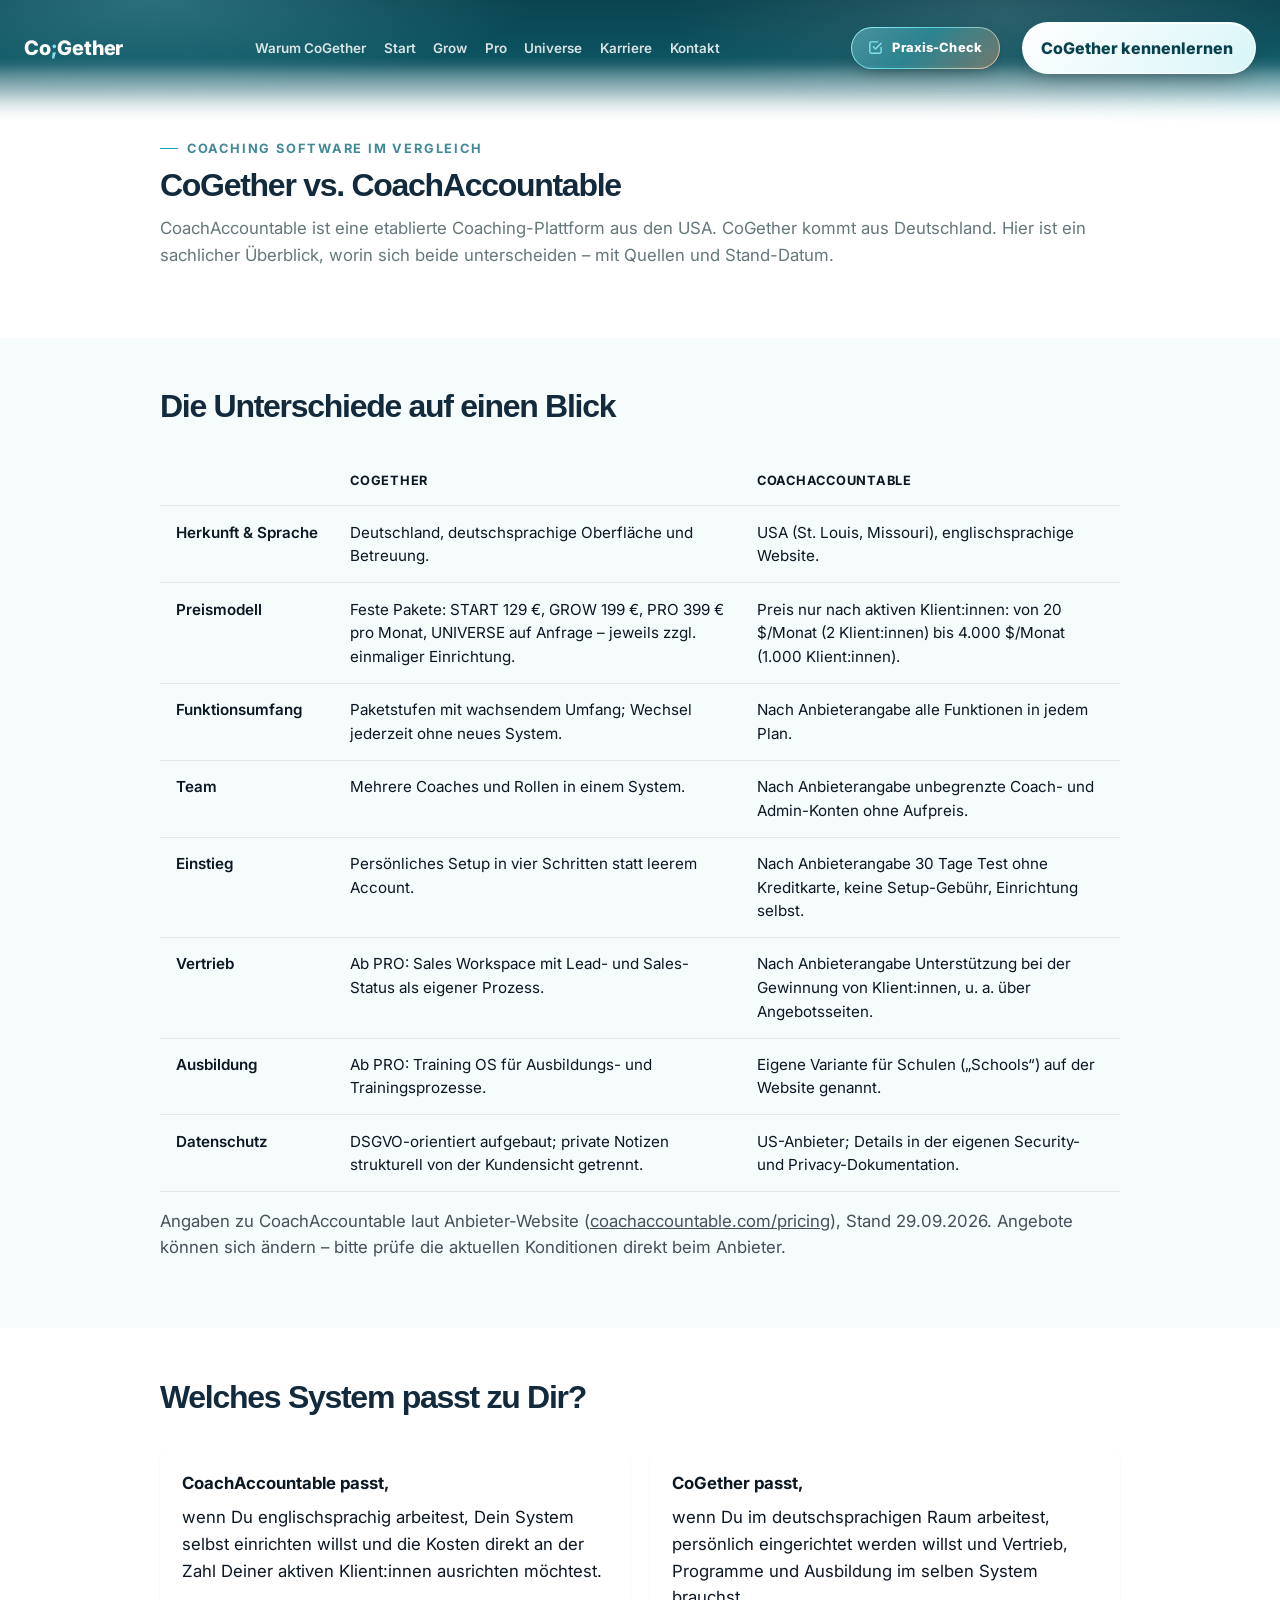
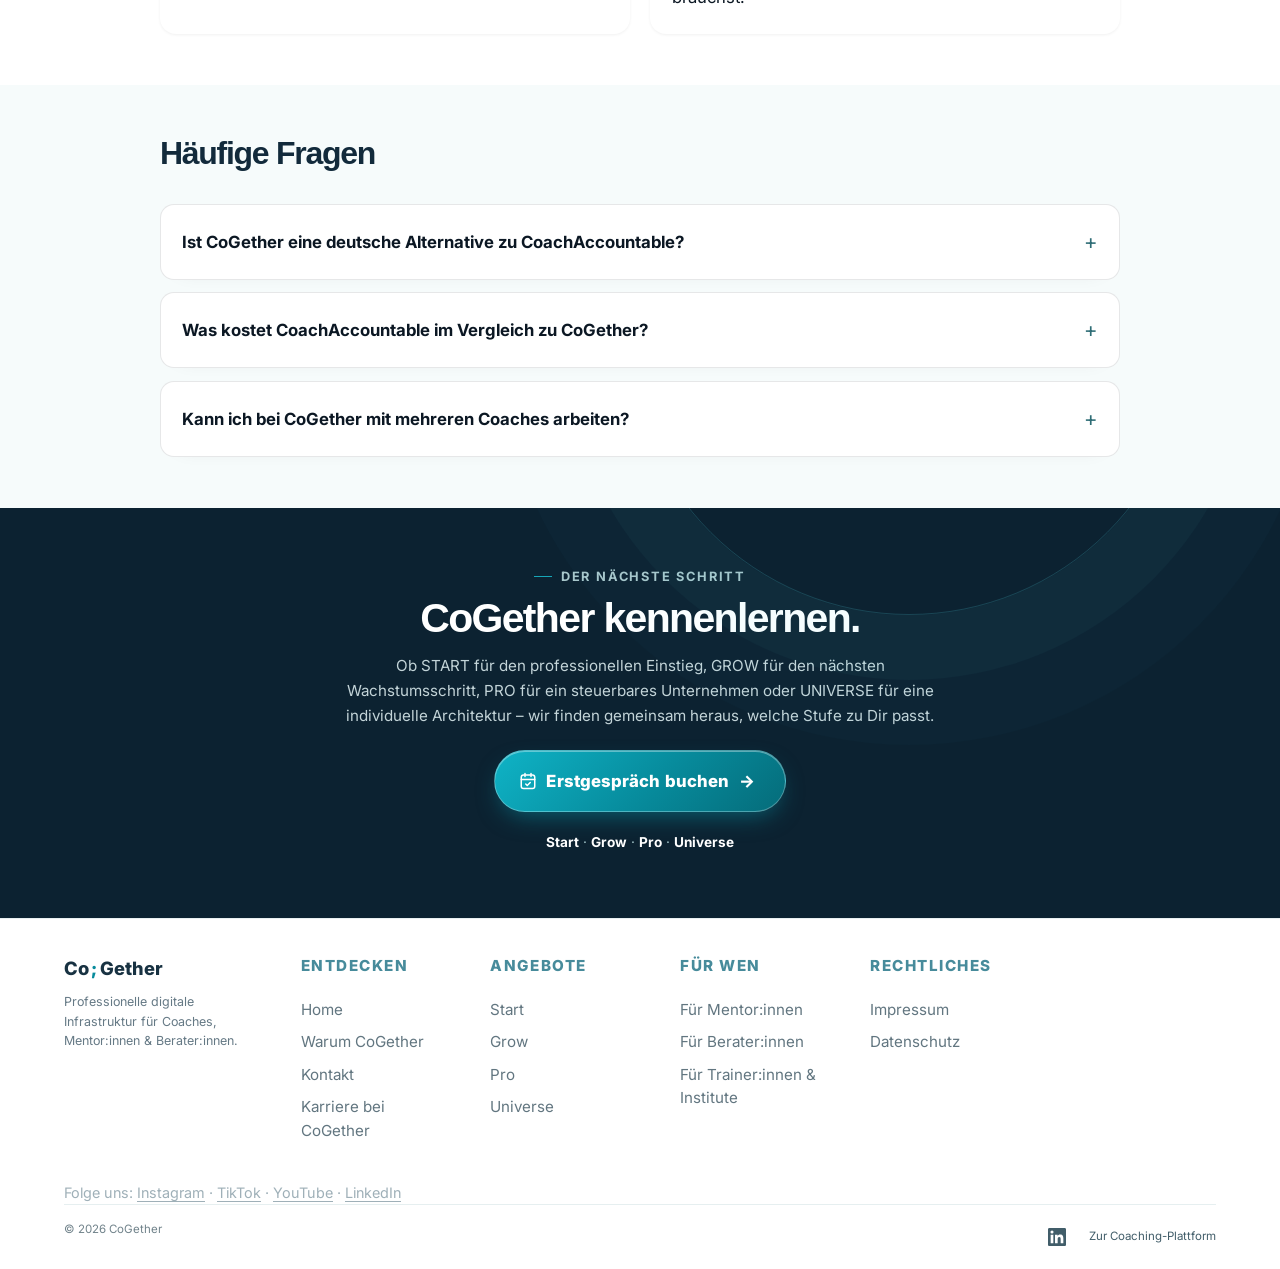
<file: vergleich/coachaccountable/index.html>
<!doctype html>
<html lang="de">
<head>
<meta charset="utf-8">
<meta name="viewport" content="width=device-width, initial-scale=1">
<title>CoGether vs. CoachAccountable – Coaching Software Vergleich</title>
<meta name="description" content="CoGether oder CoachAccountable? Fairer Vergleich: deutschsprachige Coaching Software mit persönlicher Einrichtung vs. US-Plattform mit Preis nach Klientenzahl."><!-- seo-pass:start -->
<meta property="og:locale" content="de_DE">
<meta property="og:type" content="website">
<meta property="og:site_name" content="CoGether Business">
<meta property="og:title" content="CoGether vs. CoachAccountable – Coaching Software Vergleich">
<meta property="og:description" content="CoGether oder CoachAccountable? Fairer Vergleich: deutschsprachige Coaching Software mit persönlicher Einrichtung vs. US-Plattform mit Preis nach Klientenzahl.">
<meta property="og:url" content="https://cogether-software.de/vergleich/coachaccountable/">
<meta property="og:image" content="https://cogether-software.de/assets/img/og-business.png">
<meta property="og:image:width" content="1200">
<meta property="og:image:height" content="630">
<meta property="og:image:alt" content="CoGether – Coaching Software für Coaches, Mentor:innen und Berater:innen">
<meta name="twitter:card" content="summary_large_image">
<meta name="twitter:title" content="CoGether vs. CoachAccountable – Coaching Software Vergleich">
<meta name="twitter:description" content="CoGether oder CoachAccountable? Fairer Vergleich: deutschsprachige Coaching Software mit persönlicher Einrichtung vs. US-Plattform mit Preis nach Klientenzahl.">
<meta name="twitter:image" content="https://cogether-software.de/assets/img/og-business.png">
<!-- seo-pass:end -->

<link rel="icon" href="/favicon.svg" type="image/svg+xml"><link rel="icon" href="/favicon.ico" sizes="48x48"><link rel="apple-touch-icon" href="/apple-touch-icon.png"><link rel="canonical" href="https://cogether-software.de/vergleich/coachaccountable/">
<link rel="preconnect" href="https://fonts.googleapis.com">
<link rel="preconnect" href="https://fonts.gstatic.com" crossorigin>
<link href="https://fonts.googleapis.com/css2?family=Inter:wght@400;500;600;700;800&display=swap" rel="stylesheet">
<link rel="stylesheet" href="/assets/style.css?v=40">
<script type="application/ld+json">
{
  "@context": "https://schema.org",
  "@type": "FAQPage",
  "mainEntity": [
    {
      "@type": "Question",
      "name": "Ist CoGether eine deutsche Alternative zu CoachAccountable?",
      "acceptedAnswer": {
        "@type": "Answer",
        "text": "Ja. CoGether kommt aus Deutschland, ist deutschsprachig und DSGVO-orientiert aufgebaut. Statt eines leeren Accounts gibt es eine persönliche Einrichtung."
      }
    },
    {
      "@type": "Question",
      "name": "Was kostet CoachAccountable im Vergleich zu CoGether?",
      "acceptedAnswer": {
        "@type": "Answer",
        "text": "CoachAccountable berechnet nach aktiven Klient:innen, von 20 $ (2 Klient:innen) bis 4.000 $ (1.000 Klient:innen) pro Monat. CoGether hat feste Pakete zu 129 €, 199 € und 399 € pro Monat (UNIVERSE auf Anfrage), jeweils zzgl. Einrichtung (Stand 29.09.2026)."
      }
    },
    {
      "@type": "Question",
      "name": "Kann ich bei CoGether mit mehreren Coaches arbeiten?",
      "acceptedAnswer": {
        "@type": "Answer",
        "text": "Ja. CoGether ist für Einzelcoaches ebenso gebaut wie für Coaching-Unternehmen mit mehreren Coaches; ab PRO kommen Sales Workspace und Training OS dazu."
      }
    }
  ]
}
</script>
<script type="application/ld+json">
{
  "@context": "https://schema.org",
  "@type": "BreadcrumbList",
  "itemListElement": [
    {
      "@type": "ListItem",
      "position": 1,
      "name": "Start",
      "item": "https://cogether-software.de/"
    },
    {
      "@type": "ListItem",
      "position": 2,
      "name": "CoGether vs. CoachAccountable",
      "item": "https://cogether-software.de/vergleich/coachaccountable/"
    }
  ]
}
</script>
<style>
.cmp-wrap{max-width:60rem;margin-inline:auto}
.cmp-scroll{overflow-x:auto;-webkit-overflow-scrolling:touch;margin-top:2rem}
.cmp-table{width:100%;border-collapse:collapse;font-size:.95rem;line-height:1.55;min-width:36rem}
.cmp-table th,.cmp-table td{text-align:left;vertical-align:top;padding:.9rem 1rem;border-bottom:1px solid rgba(0,0,0,.08)}
.cmp-table thead th{font-size:.8rem;text-transform:uppercase;letter-spacing:.06em}
.cmp-table tbody th{font-weight:600;white-space:nowrap}
.cmp-source{font-size:.85rem;opacity:.75;margin-top:1rem}
.cmp-fit{display:grid;grid-template-columns:repeat(auto-fit,minmax(16rem,1fr));gap:1.2rem;margin-top:2rem}
.cmp-fit > div{padding:1.4rem;border-radius:16px;background:#fff;box-shadow:0 1px 3px rgba(0,0,0,.06)}
.cmp-fit h3{margin:0 0 .5rem;font-size:1.05rem}
.cmp-fit p{margin:0;line-height:1.6}
</style>
<!-- seo-pass:start -->
<script type="application/ld+json">
{
 "@context": "https://schema.org",
 "@graph": [
  {
   "@type": "Organization",
   "@id": "https://cogether-software.de/#organization",
   "name": "CoGether",
   "url": "https://cogether.de/",
   "logo": {
    "@type": "ImageObject",
    "url": "https://cogether.de/wp-content/uploads/2026/08/CoGether_Logo.png"
   },
   "sameAs": [
    "https://cogether.de/",
    "https://de.linkedin.com/in/cogether",
    "https://www.instagram.com/cogether_official/"
   ]
  },
  {
   "@type": "WebSite",
   "@id": "https://cogether-software.de/#website",
   "url": "https://cogether-software.de/",
   "name": "CoGether Business",
   "inLanguage": "de-DE",
   "publisher": {
    "@id": "https://cogether-software.de/#organization"
   }
  },
  {
   "@type": "WebPage",
   "@id": "https://cogether-software.de/vergleich/coachaccountable/#webpage",
   "url": "https://cogether-software.de/vergleich/coachaccountable/",
   "name": "CoGether vs. CoachAccountable – Coaching Software Vergleich",
   "description": "CoGether oder CoachAccountable? Fairer Vergleich: deutschsprachige Coaching Software mit persönlicher Einrichtung vs. US-Plattform mit Preis nach Klientenzahl.",
   "inLanguage": "de-DE",
   "isPartOf": {
    "@id": "https://cogether-software.de/#website"
   },
   "about": {
    "@id": "https://cogether-software.de/#organization"
   },
   "primaryImageOfPage": {
    "@type": "ImageObject",
    "url": "https://cogether-software.de/assets/img/og-business.png"
   }
  }
 ]
}
</script>
<!-- seo-pass:end -->
</head>
<body>

<header class="site sv2-header">
  <div class="wrap">
    <a class="brand" href="/">Co<span>;</span>Gether <small>Für Coaches, Mentor:innen &amp; Berater:innen</small></a>
    <button class="navtoggle" aria-label="Menü öffnen" aria-expanded="false" id="navtoggle">☰</button>
    <nav class="mainnav" id="mainnav">
      <a href="/warum-cogether/">Warum CoGether</a>
      <a href="/start/">Start</a>
      <a href="/grow/">Grow</a>
      <a href="/pro/">Pro</a>
      <a href="/universe/">Universe</a>
      <a href="/vertrieb/">Karriere</a>
      <a href="/kontakt/">Kontakt</a>
    </nav>
    <a class="sv2-pill-check" href="/praxis-check/?utm_source=menue&amp;utm_medium=button&amp;utm_campaign=coach-check" aria-label="Praxis-Check starten, 2 Minuten"><svg viewBox="0 0 24 24" aria-hidden="true"><path d="M9 11l3 3 8-8"/><path d="M20 12v6a2 2 0 0 1-2 2H6a2 2 0 0 1-2-2V6a2 2 0 0 1 2-2h9"/></svg><span>Praxis-Check</span><small>2 Min.</small></a>
    <a class="sv2-pill-cta js-booking-cta" href="/erstgespraech/">CoGether kennenlernen</a>
  </div>
</header>

<!-- HERO -->
<section class="sv2-section">
  <div class="sv2-wrap cmp-wrap">
    <span class="sv2-eyebrow">Coaching Software im Vergleich</span>
    <h1 class="sv2-h2">CoGether vs. CoachAccountable</h1>
    <p class="sv2-lead">CoachAccountable ist eine etablierte Coaching-Plattform aus den USA. CoGether kommt aus Deutschland. Hier ist ein sachlicher Überblick, worin sich beide unterscheiden – mit Quellen und Stand-Datum.</p>
  </div>
</section>

<!-- TABLE -->
<section class="sv2-section" style="background:var(--sv2-bg-soft)">
  <div class="sv2-wrap cmp-wrap">
    <h2 class="sv2-h2">Die Unterschiede auf einen Blick</h2>
    <div class="cmp-scroll">
      <table class="cmp-table">
        <thead><tr><th scope="col"></th><th scope="col">CoGether</th><th scope="col">CoachAccountable</th></tr></thead>
        <tbody>
        <tr><th scope="row">Herkunft &amp; Sprache</th><td>Deutschland, deutschsprachige Oberfläche und Betreuung.</td><td>USA (St. Louis, Missouri), englischsprachige Website.</td></tr>
        <tr><th scope="row">Preismodell</th><td>Feste Pakete: START 129 €, GROW 199 €, PRO 399 € pro Monat, UNIVERSE auf Anfrage – jeweils zzgl. einmaliger Einrichtung.</td><td>Preis nur nach aktiven Klient:innen: von 20 $/Monat (2 Klient:innen) bis 4.000 $/Monat (1.000 Klient:innen).</td></tr>
        <tr><th scope="row">Funktionsumfang</th><td>Paketstufen mit wachsendem Umfang; Wechsel jederzeit ohne neues System.</td><td>Nach Anbieterangabe alle Funktionen in jedem Plan.</td></tr>
        <tr><th scope="row">Team</th><td>Mehrere Coaches und Rollen in einem System.</td><td>Nach Anbieterangabe unbegrenzte Coach- und Admin-Konten ohne Aufpreis.</td></tr>
        <tr><th scope="row">Einstieg</th><td>Persönliches Setup in vier Schritten statt leerem Account.</td><td>Nach Anbieterangabe 30 Tage Test ohne Kreditkarte, keine Setup-Gebühr, Einrichtung selbst.</td></tr>
        <tr><th scope="row">Vertrieb</th><td>Ab PRO: Sales Workspace mit Lead- und Sales-Status als eigener Prozess.</td><td>Nach Anbieterangabe Unterstützung bei der Gewinnung von Klient:innen, u. a. über Angebotsseiten.</td></tr>
        <tr><th scope="row">Ausbildung</th><td>Ab PRO: Training OS für Ausbildungs- und Trainingsprozesse.</td><td>Eigene Variante für Schulen („Schools“) auf der Website genannt.</td></tr>
        <tr><th scope="row">Datenschutz</th><td>DSGVO-orientiert aufgebaut; private Notizen strukturell von der Kundensicht getrennt.</td><td>US-Anbieter; Details in der eigenen Security- und Privacy-Dokumentation.</td></tr>
        </tbody>
      </table>
    </div>
    <p class="cmp-source">Angaben zu CoachAccountable laut Anbieter-Website (<a href="https://www.coachaccountable.com/pricing" rel="nofollow noopener" target="_blank">coachaccountable.com/pricing</a>), Stand 29.09.2026. Angebote können sich ändern – bitte prüfe die aktuellen Konditionen direkt beim Anbieter.</p>
  </div>
</section>

<!-- FIT -->
<section class="sv2-section">
  <div class="sv2-wrap cmp-wrap">
    <h2 class="sv2-h2">Welches System passt zu Dir?</h2>
    <div class="cmp-fit">
      <div><h3>CoachAccountable passt,</h3><p>wenn Du englischsprachig arbeitest, Dein System selbst einrichten willst und die Kosten direkt an der Zahl Deiner aktiven Klient:innen ausrichten möchtest.</p></div>
      <div><h3>CoGether passt,</h3><p>wenn Du im deutschsprachigen Raum arbeitest, persönlich eingerichtet werden willst und Vertrieb, Programme und Ausbildung im selben System brauchst.</p></div>
    </div>
  </div>
</section>

<!-- FAQ -->
<section class="sv2-section" style="background:var(--sv2-bg-soft)">
  <div class="sv2-wrap cmp-wrap">
    <h2 class="sv2-h2">Häufige Fragen</h2>
    <div class="home-faq__list" style="margin-top:2rem;display:flex;flex-direction:column;gap:.8rem">
      <details class="faq-item">
        <summary>Ist CoGether eine deutsche Alternative zu CoachAccountable?</summary>
        <p>Ja. CoGether kommt aus Deutschland, ist deutschsprachig und DSGVO-orientiert aufgebaut. Statt eines leeren Accounts gibt es eine persönliche Einrichtung.</p>
      </details>
      <details class="faq-item">
        <summary>Was kostet CoachAccountable im Vergleich zu CoGether?</summary>
        <p>CoachAccountable berechnet nach aktiven Klient:innen, von 20 $ (2 Klient:innen) bis 4.000 $ (1.000 Klient:innen) pro Monat. CoGether hat feste Pakete zu 129 €, 199 € und 399 € pro Monat (UNIVERSE auf Anfrage), jeweils zzgl. Einrichtung (Stand 29.09.2026).</p>
      </details>
      <details class="faq-item">
        <summary>Kann ich bei CoGether mit mehreren Coaches arbeiten?</summary>
        <p>Ja. CoGether ist für Einzelcoaches ebenso gebaut wie für Coaching-Unternehmen mit mehreren Coaches; ab PRO kommen Sales Workspace und Training OS dazu.</p>
      </details>
    </div>
  </div>
</section>

<!-- CTA -->
<section class="sv2-cta sv2-section">
  <div class="sv2-wrap" style="max-width:52rem;text-align:center">
    <span class="sv2-eyebrow sv2-eyebrow--light" style="justify-content:center;display:inline-flex;width:100%">Der nächste Schritt</span>
    <h2 class="sv2-h2" style="color:#fff;text-align:center;margin-inline:auto">CoGether kennenlernen.</h2>
    <p style="color:#c3d4d8;font-size:.95rem;line-height:1.65;margin:0 auto 1.4rem;max-width:38rem">Ob START für den professionellen Einstieg, GROW für den nächsten Wachstumsschritt, PRO für ein steuerbares Unternehmen oder UNIVERSE für eine individuelle Architektur – wir finden gemeinsam heraus, welche Stufe zu Dir passt.</p>
    <div style="display:flex;gap:1rem;justify-content:center;flex-wrap:wrap;margin-bottom:1.2rem">
      <a class="sv2-pill-cta sv2-pill-cta--lg js-booking-cta" href="/erstgespraech/"><svg viewBox="0 0 24 24" aria-hidden="true"><rect x="3" y="4" width="18" height="18" rx="3"/><path d="M16 2v4M8 2v4M3 10h18M9 16l2 2 4-4"/></svg><span>Erstgespräch buchen</span><span class="cta-arr" aria-hidden="true">→</span></a>
    </div>
    <p style="color:#9fc2c7;font-size:.85rem">
      <a class="sv2-text-link sv2-text-link--light" href="/start/" style="display:inline">Start</a> ·
      <a class="sv2-text-link sv2-text-link--light" href="/grow/" style="display:inline">Grow</a> ·
      <a class="sv2-text-link sv2-text-link--light" href="/pro/" style="display:inline">Pro</a> ·
      <a class="sv2-text-link sv2-text-link--light" href="/universe/" style="display:inline">Universe</a>
    </p>
  </div>
</section>

<footer class="sv2-footer">
  <div class="sv2-wrap sv2-footer__main">
    <div class="sv2-footer__brand-block">
      <div class="sv2-footer__brand">Co<span>;</span>Gether</div>
      <p class="sv2-footer__tag">Professionelle digitale Infrastruktur für Coaches, Mentor:innen &amp; Berater:innen.</p>
    </div>
    <div class="sv2-footer__col">
      <span class="sv2-footer__label">Entdecken</span>
      <a href="/">Home</a>
      <a href="/warum-cogether/">Warum CoGether</a>
      <a href="/kontakt/">Kontakt</a>
      <a href="/vertrieb/">Karriere bei CoGether</a>
    </div>
    <div class="sv2-footer__col">
      <span class="sv2-footer__label">Angebote</span>
      <a href="/start/">Start</a>
      <a href="/grow/">Grow</a>
      <a href="/pro/">Pro</a>
      <a href="/universe/">Universe</a>
    </div>
    <div class="sv2-footer__col">
      <span class="sv2-footer__label">Für wen</span>
      <a href="/mentoring-software/">Für Mentor:innen</a>
      <a href="/software-fuer-berater/">Für Berater:innen</a>
      <a href="/software-fuer-trainer-und-institute/">Für Trainer:innen &amp; Institute</a>
    </div>
    <div class="sv2-footer__col">
      <span class="sv2-footer__label">Rechtliches</span>
      <a href="https://cogether.de/impressum/">Impressum</a>
      <a href="https://cogether.de/datenschutz/">Datenschutz</a>
    </div>
  </div>
  <div class="sv2-wrap"><p class="soc-row">Folge uns: <a href="https://www.instagram.com/cogether_official" target="_blank" rel="noopener">Instagram</a><span aria-hidden="true"> · </span><a href="https://www.tiktok.com/@borderallein_official" target="_blank" rel="noopener">TikTok</a><span aria-hidden="true"> · </span><a href="https://www.youtube.com/@cogether" target="_blank" rel="noopener">YouTube</a><span aria-hidden="true"> · </span><a href="https://de.linkedin.com/in/cogether" target="_blank" rel="noopener">LinkedIn</a></p></div>
  <div class="sv2-wrap sv2-footer__bottom">
    <span>© <span id="y"></span> CoGether</span>
    <nav>
      <a class="sv2-footer__social" href="https://www.linkedin.com/in/cogether" target="_blank" rel="noopener" aria-label="CoGether auf LinkedIn"><svg viewBox="0 0 24 24" width="18" height="18" aria-hidden="true" fill="currentColor"><path d="M20.45 20.45h-3.56v-5.57c0-1.33-.02-3.04-1.85-3.04-1.85 0-2.14 1.45-2.14 2.94v5.67H9.35V9h3.41v1.56h.05c.48-.9 1.64-1.85 3.37-1.85 3.6 0 4.27 2.37 4.27 5.46v6.28zM5.34 7.43a2.06 2.06 0 1 1 0-4.13 2.06 2.06 0 0 1 0 4.13zM7.12 20.45H3.56V9h3.56v11.45zM22.22 0H1.77C.79 0 0 .77 0 1.73v20.54C0 23.23.79 24 1.77 24h20.45c.98 0 1.78-.77 1.78-1.73V1.73C24 .77 23.2 0 22.22 0z"/></svg></a>
      <a href="https://cogether.de/">Zur Coaching-Plattform</a>
    </nav>
  </div>
</footer>
<script>
document.getElementById('y').textContent = new Date().getFullYear();
document.getElementById('navtoggle').addEventListener('click', function(){
  var nav = document.getElementById('mainnav');
  var open = nav.classList.toggle('open');
  this.setAttribute('aria-expanded', open ? 'true' : 'false');
});
</script>
<script src="/assets/booking-modal.js?v=3" defer></script>
<script>/* CoGether Herkunftsmessung: ohne Cookies, ohne Speicherung im Browser; nur beim Einstieg von aussen */(function(){try{var r=document.referrer,h="";try{h=r?new URL(r).host:""}catch(e){}var q=new URLSearchParams(location.search);if(h===location.host&&!q.get("utm_source"))return;var id=crypto.randomUUID?crypto.randomUUID():"10000000-1000-4000-8000-100000000000".replace(/[018]/g,function(c){return(c^crypto.getRandomValues(new Uint8Array(1))[0]&15>>c/4).toString(16)});var p=new URLSearchParams({url:location.href,ref:r,vid:id});["utm_source","utm_medium","utm_campaign","utm_content","utm_term"].forEach(function(k){var x=q.get(k);if(x)p.set(k,x)});navigator.sendBeacon("https://cogether.de/wp-json/cogether/v1/growth/beacon?"+p.toString())}catch(e){}})();</script>
<script>(function(){try{if(navigator.doNotTrack==='1'||navigator.globalPrivacyControl)return;navigator.sendBeacon('https://cogether.de/wp-json/cogether/v1/pv',new Blob([JSON.stringify({p:'software',u:location.pathname})],{type:'text/plain'}))}catch(e){}})();</script></body>
</html>
</file>
<file: assets/style.css>
:root{
  --ink:#0b1723;
  --ink-soft:#07111b;
  --bg:#ffffff;
  --bg-soft:#f2f6f7;
  --teal:#4f8f98;
  --teal-light:#7fc0c9;
  --teal-deep:#2f6d76;
  --orange:#c97a52;
  --border:rgba(11,23,35,.10);
  --border-dark:rgba(255,255,255,.14);
  --muted:rgba(11,23,35,.62);
  --muted-dark:rgba(255,255,255,.72);
}
*{box-sizing:border-box}
html,body{margin:0;padding:0}
body{
  font-family:'Inter',system-ui,-apple-system,sans-serif;
  background:var(--bg);
  color:var(--ink);
  line-height:1.55;
  -webkit-text-size-adjust:100%;
}
a{color:inherit}
img{max-width:100%;display:block}
.wrap{width:min(1100px,100% - 3rem);margin:0 auto}

header.site{background:#fff;border-bottom:1px solid var(--border);padding:1rem 0;position:sticky;top:0;z-index:50;box-shadow:0 1px 0 rgba(11,23,35,.03)}
header.site .wrap{display:flex;align-items:center;justify-content:space-between;gap:1.4rem;flex-wrap:wrap}
.brand{font-weight:800;font-size:1.25rem;letter-spacing:-.01em;text-decoration:none!important;flex:0 0 auto;color:var(--ink)}
.brand span{color:var(--teal-deep)}
.brand small{display:block;font-size:.6rem;font-weight:600;letter-spacing:.09em;color:var(--muted);text-transform:uppercase;margin-top:.15rem}

.mainnav{display:flex;align-items:center;gap:1.6rem;flex:1;flex-wrap:wrap}
.mainnav a{text-decoration:none!important;font-weight:650;font-size:.92rem;color:rgba(11,23,35,.66)!important;padding:.4rem 0;position:relative}
.mainnav a:after{content:"";position:absolute;left:0;bottom:-.2rem;width:0;height:2px;background:var(--teal-deep);transition:width .2s ease}
.mainnav a:hover:after,.mainnav a[aria-current="page"]:after{width:100%}
.mainnav a[aria-current="page"]{color:var(--ink)!important}
.navtoggle{display:none}

.top-cta{
  display:inline-flex;align-items:center;gap:.4rem;
  background:var(--teal);color:#fff!important;text-decoration:none!important;
  padding:.65rem 1.1rem;border-radius:999px;font-weight:700;font-size:.85rem;
  white-space:nowrap;transition:.2s ease;flex:0 0 auto;
}
.top-cta:hover{background:var(--teal-deep);transform:translateY(-1px)}

@media(max-width:820px){
  .mainnav{display:none;width:100%;order:3;flex-direction:column;align-items:flex-start;gap:.2rem;padding-top:.8rem;border-top:1px solid var(--border);margin-top:.8rem}
  .mainnav.open{display:flex}
  .mainnav a{width:100%;padding:.6rem 0}
  .navtoggle{display:inline-flex;align-items:center;justify-content:center;width:40px;height:40px;border-radius:10px;border:1px solid var(--border);background:transparent;color:var(--ink);cursor:pointer}
}

.hero{
  position:relative;padding:5.5rem 0 0;overflow:hidden;
  background:
    radial-gradient(1100px 550px at 88% -15%,rgba(79,143,152,.30),transparent 60%),
    radial-gradient(700px 400px at 0% 105%,rgba(208,138,103,.12),transparent 60%),
    var(--ink);
}
.hero__grid{display:grid;grid-template-columns:1.15fr .85fr;gap:3rem;align-items:center;padding-bottom:3.5rem}
@media(max-width:900px){.hero__grid{grid-template-columns:1fr;text-align:center}}
.hero__media img{width:100%;aspect-ratio:4/5;object-fit:cover;border-radius:26px;border:1px solid var(--border-dark);box-shadow:0 40px 90px -28px rgba(0,0,0,.65)}
@media(max-width:900px){.hero__media{max-width:300px;margin:0 auto}}
.hero .eyebrow{display:inline-block;color:var(--orange);font-weight:800;font-size:.8rem;letter-spacing:.14em;text-transform:uppercase;margin-bottom:1.2rem}
.hero h1{color:#fff;font-size:clamp(2.3rem,5.2vw,3.8rem);line-height:1.06;letter-spacing:-.03em;margin:0 0 1.3rem;font-weight:800}
.hero .lede{font-size:clamp(1.05rem,1.6vw,1.25rem);color:var(--muted-dark);max-width:640px;margin:0 0 2rem}
@media(max-width:900px){.hero .lede{margin-inline:auto}}
.cta-row{display:flex;gap:.9rem;flex-wrap:wrap;margin-bottom:1.6rem}
@media(max-width:900px){.hero .cta-row{justify-content:center}}
.btn{display:inline-flex;align-items:center;gap:.5rem;text-decoration:none!important;padding:.95rem 1.5rem;border-radius:999px;font-weight:700;font-size:.95rem;transition:.2s ease}
.btn-primary{background:var(--teal);color:#fff!important}
.btn-primary:hover{background:var(--teal-deep);transform:translateY(-2px);box-shadow:0 14px 30px -14px rgba(79,143,152,.5)}
.btn-ghost{border:1px solid var(--border);color:var(--ink)!important}
.btn-ghost:hover{background:rgba(11,23,35,.04)}
.hero .btn-ghost,.plan-hero .btn-ghost,.final-cta .btn-ghost{border-color:var(--border-dark);color:#fff!important}
.hero .btn-ghost:hover,.plan-hero .btn-ghost:hover,.final-cta .btn-ghost:hover{background:rgba(255,255,255,.08)}
.hero .price-hint{color:var(--muted-dark);font-size:.92rem}
.hero .checks{display:flex;flex-wrap:wrap;gap:.6rem 1.4rem;margin-top:1.4rem;padding:0;list-style:none;font-size:.86rem;color:var(--muted-dark)}
@media(max-width:900px){.hero .checks{justify-content:center}}
.hero .checks li:before{content:"✓ ";color:var(--teal-light);font-weight:800}

section{padding:4.5rem 0}
section.alt{background:var(--bg-soft)}
section.light{background:#fff}

/* True dark island (distinct from .alt's light-gray tint) for real alternating light/dark rhythm */
section.dark{background:var(--ink);position:relative}
section.dark h2,section.dark h3,section.dark .showcase__text h3{color:#fff}
section.dark .section-lede{color:var(--muted-dark)}
body.home section.dark .audience-tag{border-color:var(--border-dark);color:#fff;background:rgba(255,255,255,.06)}
section.dark .showcase__text p{color:var(--muted-dark)}
section.dark .tier-row__caps li{color:var(--muted-dark)}
section.dark .tier-row__caps li:before{color:var(--teal-light)}
section.dark .btn-ghost{border-color:var(--border-dark);color:#fff!important}
section.dark .btn-ghost:hover{background:rgba(255,255,255,.08)}
section.dark .pipeline:before{background:linear-gradient(90deg,var(--teal-light),rgba(127,192,201,.15))}
section.dark .pipeline__step{background:var(--ink)}
section.dark .pipeline__num{background:rgba(255,255,255,.06);border-color:var(--teal-light);color:var(--teal-light)}
section.dark .pipeline__step h4{color:#fff}
section.dark .pipeline__step p{color:var(--muted-dark)}
section.dark .founder blockquote{color:#fff}
section.dark .founder cite{color:var(--muted-dark)}
section.dark .founder__photo{border-color:var(--border-dark)}
section.dark .story__track:before{background:linear-gradient(180deg,var(--teal-light),rgba(127,192,201,.12))}
section.dark .story__step:before{background:var(--ink);border-color:var(--teal-light)}
section.dark .story__step h4{color:#fff}
section.dark .story__step p{color:var(--muted-dark)}
section.dark .team-card h3{color:#fff}
section.dark .team-card__role{color:var(--teal-light)}
section.dark .team-card__text{color:var(--muted-dark)}
section.dark .team-card__photo{border-color:var(--border-dark)}
section.dark .mockup{background:rgba(255,255,255,.06);border-color:var(--border-dark)}
section.dark .mockup__label{color:var(--muted-dark)}
section.dark .mockup--client .row{border-bottom-color:rgba(255,255,255,.1)}
section.dark .mockup--client .row strong{color:#fff}
section.dark .mockup--client .row span{color:var(--muted-dark)}
section.dark .mockup--pipeline .step{background:rgba(255,255,255,.05);border-color:var(--border-dark);color:#fff}
section.dark .mockup--stats .stat b{color:var(--teal-light)}
section.dark .mockup--stats .bars i{background:linear-gradient(180deg,var(--teal-light),rgba(127,192,201,.2))}
section.dark .mockup--network .hub{background:var(--teal-light);box-shadow:0 0 0 4px rgba(127,192,201,.2)}
section.dark .mockup--network svg line{stroke:rgba(127,192,201,.35)}

.tag{color:var(--orange);font-weight:700;font-size:.72rem;letter-spacing:.08em;text-transform:uppercase;display:block;margin-bottom:.5rem}
.tier-row__caps{list-style:none;padding:0;margin:0 0 1.4rem;display:flex;flex-direction:column;gap:.5rem}
.tier-row__caps li{padding-left:1.4rem;position:relative;font-size:.92rem;color:var(--muted)}
.tier-row__caps li:before{content:"✓";position:absolute;left:0;color:var(--teal-deep);font-weight:800}

.problem-diagram{display:flex;align-items:center;justify-content:center;gap:2rem;flex-wrap:wrap;max-width:900px;margin:2.5rem auto 0}
.problem-diagram__scatter{display:flex;flex-wrap:wrap;gap:.7rem;justify-content:center;max-width:340px}
.problem-diagram__chip{background:rgba(255,255,255,.06);border:1px solid var(--border-dark);border-radius:12px;padding:.8rem 1.3rem;font-size:.95rem;font-weight:700;color:#fff;transform:rotate(var(--r,0deg))}
.problem-diagram__arrow{font-size:2.6rem;color:var(--teal-light);font-weight:800}
.problem-diagram__core{background:linear-gradient(135deg,var(--teal),var(--teal-deep));color:#fff;border-radius:50%;width:180px;height:180px;flex:0 0 auto;display:flex;align-items:center;justify-content:center;font-weight:800;text-align:center;font-size:1.15rem;line-height:1.35;box-shadow:0 30px 70px -24px rgba(79,143,152,.75)}
.problem-diagram__captions{display:flex;justify-content:center;gap:1.6rem 2.2rem;margin-top:2.2rem;flex-wrap:wrap;max-width:900px;margin-inline:auto}
.problem-diagram__captions span{font-size:.85rem;color:var(--muted-dark);max-width:22ch}
.problem-diagram__captions strong{color:#fff}
@media(max-width:700px){.problem-diagram{flex-direction:column}.problem-diagram__arrow{transform:rotate(90deg)}}
h2{font-size:clamp(1.7rem,3vw,2.5rem);line-height:1.12;letter-spacing:-.025em;margin:0 0 1rem;font-weight:800;color:var(--ink)}
.section-lede{color:var(--muted);max-width:680px;font-size:1.05rem;margin-bottom:2.5rem}
.kicker{color:var(--orange);font-weight:700;font-size:.76rem;letter-spacing:.09em;text-transform:uppercase;margin-bottom:.6rem;display:block}

.grid{display:grid;gap:1.4rem}
.grid-4{grid-template-columns:repeat(4,1fr)}
.grid-3{grid-template-columns:repeat(3,1fr)}
.grid-2{grid-template-columns:repeat(2,1fr)}
@media(max-width:900px){.grid-4{grid-template-columns:repeat(2,1fr)}.grid-3{grid-template-columns:1fr}.grid-2{grid-template-columns:1fr}}
@media(max-width:520px){.grid-4{grid-template-columns:1fr}}

.card{background:#fff;border:1px solid var(--border);border-radius:16px;padding:1.5rem;transition:.2s ease;box-shadow:0 10px 26px -22px rgba(11,23,35,.14)}
.card:hover{border-color:rgba(47,109,118,.4);box-shadow:0 20px 40px -26px rgba(11,23,35,.18);transform:translateY(-2px)}
.card h3{margin:0 0 .5rem;font-size:1.02rem;font-weight:700;color:var(--ink)}
.card p{margin:0;color:var(--muted);font-size:.9rem}

.frag-grid{display:grid;gap:2rem;grid-template-columns:1fr 1fr;max-width:900px;margin:2rem auto 0}
@media(max-width:700px){.frag-grid{grid-template-columns:1fr}}
.frag-col h4{margin:0 0 .9rem;font-size:.82rem;font-weight:700;letter-spacing:.06em;text-transform:uppercase;color:var(--orange)}
.frag-col ul{margin:0;padding:0;list-style:none;display:flex;flex-direction:column;gap:.6rem}
.frag-col li{font-size:.92rem;color:var(--muted);padding-left:1.3rem;position:relative}
.frag-col li:before{content:"—";position:absolute;left:0;color:var(--teal-deep)}

.bento{display:grid;gap:1.2rem;grid-template-columns:repeat(3,1fr);max-width:1000px;margin:0 auto}
@media(max-width:820px){.bento{grid-template-columns:1fr}}
.bento-card{position:relative;overflow:hidden;background:#fff;border:1px solid var(--border);border-radius:20px;padding:1.8rem;transition:.25s ease;box-shadow:0 10px 30px -24px rgba(11,23,35,.14)}
.bento-card:hover{transform:translateY(-3px);border-color:rgba(208,138,103,.45);box-shadow:0 24px 48px -28px rgba(11,23,35,.18)}
.bento-card__icon{width:44px;height:44px;border-radius:12px;background:rgba(208,138,103,.14);color:var(--orange);display:grid;place-items:center;font-weight:800;font-size:1.2rem;margin-bottom:1.1rem}
.bento-card h3{margin:0 0 .6rem;font-size:1.05rem;font-weight:800;color:var(--ink)}
.bento-card p{margin:0;color:var(--muted);font-size:.9rem;line-height:1.6}

.matrix{max-width:760px;margin:0 auto}
.matrix__grid{display:grid;grid-template-columns:1fr 1fr;grid-template-rows:1fr 1fr;gap:.9rem;aspect-ratio:1.5/1}
@media(max-width:640px){.matrix__grid{aspect-ratio:auto}}
.matrix__cell{border-radius:16px;padding:1.4rem;display:flex;flex-direction:column;justify-content:flex-end;border:1px solid var(--border);background:#fff}
.matrix__cell h4{margin:0 0 .4rem;font-size:.95rem;font-weight:800;color:var(--ink)}
.matrix__cell p{margin:0;color:var(--muted);font-size:.82rem;line-height:1.5}
.matrix__cell--highlight{background:linear-gradient(160deg,rgba(79,143,152,.16),rgba(79,143,152,.04));border-color:var(--teal-deep);box-shadow:0 20px 40px -26px rgba(79,143,152,.22)}
.matrix__cell--highlight h4{color:var(--teal-deep)}
.matrix__axis{display:flex;justify-content:space-between;color:var(--muted);font-size:.72rem;font-weight:700;letter-spacing:.06em;text-transform:uppercase;margin-top:1rem}
.matrix__axis-y{writing-mode:vertical-rl;transform:rotate(180deg);position:absolute;left:-2rem;top:0;bottom:0;display:flex;align-items:center;color:var(--muted);font-size:.72rem;font-weight:700;letter-spacing:.06em;text-transform:uppercase}
.matrix__wrap{position:relative;padding-left:1rem}
@media(max-width:640px){.matrix__axis-y{display:none}}

.pipeline{display:grid;grid-template-columns:repeat(4,1fr);gap:1rem;max-width:1080px;margin:0 auto;position:relative}
@media(max-width:900px){.pipeline{grid-template-columns:1fr}}
.pipeline:before{content:"";position:absolute;top:26px;left:5%;right:5%;height:2px;background:linear-gradient(90deg,var(--teal-deep),rgba(47,109,118,.12));z-index:0}
@media(max-width:900px){.pipeline:before{display:none}}
.pipeline__step{position:relative;z-index:1;background:var(--bg);padding:0 .5rem}
.pipeline__num{width:52px;height:52px;border-radius:50%;background:var(--bg-soft);border:2px solid var(--teal-deep);color:var(--teal-deep);display:grid;place-items:center;font-weight:800;font-size:1.1rem;margin-bottom:1rem}
.pipeline__step h4{margin:0 0 .5rem;font-size:.98rem;font-weight:800;color:var(--ink)}
.pipeline__step p{margin:0;color:var(--muted);font-size:.85rem;line-height:1.55}

.system-list{display:grid;gap:.9rem;grid-template-columns:repeat(2,1fr)}
@media(max-width:700px){.system-list{grid-template-columns:1fr}}
.system-item{display:flex;gap:.9rem;padding:1.1rem;border:1px solid var(--border);border-radius:14px;background:#fff;transition:.2s ease}
.system-item:hover{border-color:rgba(47,109,118,.35);background:var(--bg-soft)}
.system-item .n{flex:0 0 auto;width:34px;height:34px;border-radius:50%;background:rgba(79,143,152,.16);color:var(--teal-deep);display:grid;place-items:center;font-weight:800;font-size:.85rem}
.system-item h4{margin:0 0 .3rem;font-size:.95rem;font-weight:700;color:var(--ink)}
.system-item p{margin:0;color:var(--muted);font-size:.85rem}

.pricing-grid{display:grid;gap:1.3rem;grid-template-columns:repeat(4,1fr)}
@media(max-width:1000px){.pricing-grid{grid-template-columns:repeat(2,1fr)}}
@media(max-width:600px){.pricing-grid{grid-template-columns:1fr}}
.plan{position:relative;border:1px solid var(--border);border-radius:18px;padding:1.6rem;background:#fff;display:flex;flex-direction:column;gap:.9rem;transition:.2s ease;box-shadow:0 10px 30px -24px rgba(11,23,35,.14)}
.plan:hover{transform:translateY(-4px);box-shadow:0 24px 48px -26px rgba(11,23,35,.18);border-color:rgba(47,109,118,.4)}
.plan.featured{border-color:var(--teal-deep);background:linear-gradient(160deg,rgba(79,143,152,.10),rgba(79,143,152,.02))}
.plan.featured:before{content:"Am beliebtesten";position:absolute;top:-12px;left:50%;transform:translateX(-50%);background:var(--teal-deep);color:#fff;font-size:.68rem;font-weight:800;letter-spacing:.05em;text-transform:uppercase;padding:.3rem .8rem;border-radius:999px;white-space:nowrap}

.mockup{background:var(--bg-soft);border:1px solid var(--border);border-radius:16px;padding:1.3rem;margin-top:1.6rem}
.mockup__label{font-size:.68rem;font-weight:800;letter-spacing:.1em;text-transform:uppercase;color:var(--muted);margin-bottom:1rem;display:block}
.mockup--client .row{display:flex;justify-content:space-between;align-items:center;padding:.6rem 0;border-bottom:1px solid var(--border);font-size:.85rem}
.mockup--client .row:last-child{border-bottom:0}
.mockup--client .row strong{color:var(--ink)}
.mockup--client .row span{color:var(--muted)}
.mockup--pipeline{display:flex;align-items:center;gap:.5rem}
.mockup--pipeline .step{flex:1;text-align:center;background:#fff;border:1px solid var(--border);border-radius:10px;padding:.7rem .4rem;font-size:.74rem;font-weight:700;color:var(--ink)}
.mockup--pipeline .arrow{color:var(--teal-deep);font-weight:800;flex:0 0 auto}
.mockup--stats{display:grid;grid-template-columns:repeat(3,1fr);gap:.8rem}
.mockup--stats .stat{text-align:center}
.mockup--stats .stat b{display:block;font-size:1.5rem;font-weight:800;color:var(--teal-deep)}
.mockup--stats .stat span{font-size:.7rem;color:var(--muted)}
.mockup--stats .bars{display:flex;align-items:flex-end;gap:.4rem;height:44px;margin-top:1rem}
.mockup--stats .bars i{flex:1;background:linear-gradient(180deg,var(--teal-deep),rgba(47,109,118,.2));border-radius:4px 4px 0 0}
.mockup--network{position:relative;height:120px}
.mockup--network .hub{position:absolute;width:14px;height:14px;border-radius:50%;background:var(--teal-deep);box-shadow:0 0 0 4px rgba(47,109,118,.18)}
.mockup--network svg{width:100%;height:100%;position:absolute;inset:0}
.mockup--network svg line{stroke:rgba(47,109,118,.35);stroke-width:1.5}

/* Dark-island override: mockups placed inside the dark plan-hero card */
.plan-hero .mockup{background:rgba(255,255,255,.06);border-color:var(--border-dark)}
.plan-hero .mockup__label{color:var(--muted-dark)}
.plan-hero .mockup--client .row{border-bottom-color:rgba(255,255,255,.1)}
.plan-hero .mockup--client .row strong{color:#fff}
.plan-hero .mockup--client .row span{color:var(--muted-dark)}
.plan-hero .mockup--pipeline .step{background:rgba(255,255,255,.05);border-color:var(--border-dark);color:#fff}
.plan-hero .mockup--stats .stat b{color:var(--teal-light)}
.plan-hero .mockup--stats .bars i{background:linear-gradient(180deg,var(--teal-light),rgba(127,192,201,.2))}
.plan-hero .mockup--network .hub{background:var(--teal-light);box-shadow:0 0 0 4px rgba(127,192,201,.2)}
.plan-hero .mockup--network svg line{stroke:rgba(127,192,201,.35)}
.plan-hero .focus-list{color:var(--muted-dark)}

.statbar{background:var(--bg-soft);border-top:1px solid var(--border);border-bottom:1px solid var(--border);padding:2.6rem 0}
.statbar__grid{display:grid;grid-template-columns:repeat(4,1fr);gap:1.5rem;text-align:center}
@media(max-width:700px){.statbar__grid{grid-template-columns:repeat(2,1fr)}}
.statbar__item b{display:block;font-size:clamp(1.8rem,3.5vw,2.6rem);font-weight:800;color:var(--ink);letter-spacing:-.02em}
.statbar__item span{display:block;color:var(--muted);font-size:.8rem;margin-top:.3rem}

.showcase{display:grid;grid-template-columns:1fr 1fr;gap:3rem;align-items:center;max-width:1000px;margin:0 auto}
@media(max-width:820px){.showcase{grid-template-columns:1fr}}
.showcase.reverse .showcase__visual{order:2}
@media(max-width:820px){.showcase.reverse .showcase__visual{order:0}}
.showcase__visual .mockup{margin-top:0}
.showcase__text .kicker{margin-bottom:.5rem}
.showcase__text h3{font-size:1.5rem;font-weight:800;margin:0 0 .8rem;letter-spacing:-.02em;color:var(--ink)}
.showcase__text p{color:var(--muted);font-size:.98rem;line-height:1.65;margin:0 0 1.3rem}
.showcase + .showcase{margin-top:5rem}

.wave{position:relative;display:block;width:100%;line-height:0}
.wave svg{width:100%;height:60px;display:block}
.wave-in{position:absolute;top:-59px;left:0;width:100%;line-height:0;pointer-events:none}
.wave-in svg{width:100%;height:60px;display:block}

.video-showcase{max-width:1000px;margin:0 auto;border-radius:22px;overflow:hidden;border:1px solid var(--border);box-shadow:0 30px 60px -28px rgba(11,23,35,.25);position:relative}
.video-showcase video{width:100%;display:block;background:#000}
.video-showcase__badge{position:absolute;top:1.2rem;left:1.2rem;background:rgba(11,23,35,.85);backdrop-filter:blur(6px);border:1px solid rgba(255,255,255,.16);border-radius:999px;padding:.5rem 1rem;font-size:.78rem;font-weight:700;color:#fff;display:flex;align-items:center;gap:.5rem}
.video-showcase__badge:before{content:"";width:8px;height:8px;border-radius:50%;background:var(--teal-light)}

.layers{max-width:420px;margin:0 auto}
.layers__stack{display:flex;flex-direction:column;gap:.7rem}
.layer{background:linear-gradient(135deg,rgba(79,143,152,.24),rgba(79,143,152,.07));border:1px solid rgba(47,109,118,.35);border-radius:14px;padding:1rem 1.3rem;display:flex;align-items:center;justify-content:space-between;font-size:.9rem;font-weight:700;color:var(--ink);transition:.2s ease}
.layer:hover{transform:translateX(4px);border-color:var(--teal-deep)}
.layer span{color:var(--teal-deep);font-size:.78rem;font-weight:600}
.layers-row{display:grid;grid-template-columns:1fr 1fr;gap:2.5rem;align-items:center;max-width:1000px;margin:0 auto}
@media(max-width:820px){.layers-row{grid-template-columns:1fr}}

.testimonial2{max-width:640px;margin:0 auto;text-align:center}
.testimonial2__photo{width:84px;height:84px;border-radius:50%;overflow:hidden;margin:0 auto 1.3rem;border:2px solid var(--teal-deep)}
.testimonial2__photo img{width:100%;height:100%;object-fit:cover;filter:grayscale(1)}
.testimonial2 blockquote{margin:0 0 1rem;font-size:1.3rem;font-weight:700;line-height:1.5;color:var(--ink)}
.testimonial2 cite{font-style:normal;color:var(--muted);font-size:.88rem}

.founder{display:grid;grid-template-columns:280px 1fr;gap:2.6rem;align-items:center;max-width:940px;margin:0 auto}
@media(max-width:820px){.founder{grid-template-columns:1fr;text-align:center}}
.founder__photo{width:100%;aspect-ratio:4/5;border-radius:20px;overflow:hidden;border:1px solid var(--border)}
.founder__photo img{width:100%;height:100%;object-fit:cover;display:block}
.founder blockquote{margin:0 0 1rem;font-size:1.15rem;line-height:1.55;font-weight:600;color:var(--ink)}
.founder cite{display:block;font-style:normal;font-size:.85rem;color:var(--muted);font-weight:600}

.story{max-width:820px;margin:3rem auto 0}
.story__track{position:relative;padding-left:2.2rem}
.story__track:before{content:"";position:absolute;left:9px;top:6px;bottom:6px;width:2px;background:linear-gradient(180deg,var(--teal-deep),rgba(47,109,118,.12))}
.story__step{position:relative;padding-bottom:2rem}
.story__step:last-child{padding-bottom:0}
.story__step:before{content:"";position:absolute;left:-2.2rem;top:.2rem;width:20px;height:20px;border-radius:50%;background:var(--bg);border:2px solid var(--teal-deep)}
.story__step .y{color:var(--orange);font-weight:700;font-size:.72rem;letter-spacing:.08em;text-transform:uppercase;margin-bottom:.3rem;display:block}
.story__step h4{margin:0 0 .35rem;font-size:1.02rem;font-weight:700;color:var(--ink)}
.story__step p{margin:0;color:var(--muted);font-size:.9rem;line-height:1.55;max-width:56ch}

.trust-list{max-width:820px;margin:0 auto;display:grid;grid-template-columns:1fr 1fr;gap:.6rem 1.6rem}
@media(max-width:700px){.trust-list{grid-template-columns:1fr}}
.trust-list li{display:flex;gap:.6rem;align-items:flex-start;font-size:.9rem;color:var(--muted);padding:.5rem 0;border-bottom:1px solid var(--border)}
.trust-list li:before{content:"✓";color:var(--teal-deep);font-weight:800;flex:0 0 auto}

.team-grid{display:grid;gap:1.4rem;grid-template-columns:repeat(2,1fr);max-width:640px;margin:0 auto}
@media(max-width:600px){.team-grid{grid-template-columns:1fr}}
.team-card{text-align:center}
.team-card__photo{width:100%;aspect-ratio:4/5;border-radius:18px;overflow:hidden;border:1px solid var(--border);margin-bottom:1rem}
.team-card__photo img{width:100%;height:100%;object-fit:cover;display:block;filter:grayscale(1)}
.team-card h3{margin:0 0 .2rem;font-size:1.1rem;font-weight:800;color:var(--ink)}
.team-card__role{margin:0 0 .5rem;color:var(--teal-deep);font-size:.82rem;font-weight:700}
.team-card__text{margin:0;color:var(--muted);font-size:.9rem;line-height:1.5}

.faq-item{background:#fff;border:1px solid var(--border);border-radius:14px;padding:.2rem 1.3rem;box-shadow:0 8px 22px -20px rgba(11,23,35,.14)}
.faq-item summary{cursor:pointer;list-style:none;padding:1.1rem 0;font-weight:700;color:var(--ink);font-size:.98rem;display:flex;justify-content:space-between;align-items:center;gap:1rem}
.faq-item summary::-webkit-details-marker{display:none}
.faq-item summary:after{content:"+";color:var(--teal-deep);font-size:1.3rem;font-weight:400;flex:0 0 auto}
.faq-item[open] summary:after{content:"-"}
.faq-item p{margin:0 0 1.1rem;color:var(--muted);font-size:.9rem;line-height:1.55}
.plan .tag{color:var(--orange);font-weight:700;font-size:.72rem;letter-spacing:.08em;text-transform:uppercase}
.plan .price{font-size:1.5rem;font-weight:800;color:var(--ink)}
.plan .price small{font-size:.75rem;font-weight:600;color:var(--muted)}
.plan ul{margin:0;padding-left:1.1rem;color:var(--muted);font-size:.85rem;display:flex;flex-direction:column;gap:.4rem}
.plan .setup{font-size:.8rem;color:var(--muted);border-top:1px solid var(--border);padding-top:.8rem}
.plan a.btn{margin-top:auto;justify-content:center;width:100%}
.plan a.btn-link{margin-top:auto;text-align:center;font-weight:700;font-size:.88rem;color:var(--teal-deep)!important;text-decoration:none!important}
.plan a.btn-link:hover{text-decoration:underline!important}

.plan-hero{
  position:relative;padding:4.5rem 0 4rem;overflow:hidden;
  background:
    radial-gradient(1000px 500px at 12% -20%,rgba(79,143,152,.28),transparent 60%),
    radial-gradient(800px 400px at 100% 0%,rgba(208,138,103,.14),transparent 55%),
    var(--ink);
}
.plan-hero__grid{display:grid;grid-template-columns:1.3fr .9fr;gap:3rem;align-items:center}
@media(max-width:900px){.plan-hero__grid{grid-template-columns:1fr}}
.plan-hero h1{color:#fff}
.plan-hero .lede{color:var(--muted-dark)}
.plan-hero .badge{display:inline-flex;align-items:center;gap:.5rem;background:rgba(127,192,201,.16);border:1px solid rgba(127,192,201,.4);color:var(--teal-light);font-weight:800;font-size:.74rem;letter-spacing:.12em;text-transform:uppercase;padding:.5rem 1rem;border-radius:999px;margin-bottom:1.2rem}
.plan-hero .badge:before{content:"";width:6px;height:6px;border-radius:50%;background:var(--teal-light)}
.plan-hero__card{
  background:linear-gradient(165deg,rgba(255,255,255,.07),rgba(255,255,255,.02));
  border:1px solid var(--border-dark);border-radius:24px;padding:2.2rem;
  box-shadow:0 30px 60px -28px rgba(0,0,0,.5);
}
.plan-hero__card .price-big{font-size:clamp(2.7rem,5.5vw,3.6rem);font-weight:800;margin:0 0 .2rem;letter-spacing:-.03em;line-height:1;color:#fff}
.plan-hero__card .price-big small{font-size:1.05rem;font-weight:600;color:var(--muted-dark)}
.plan-hero__card .setup-line{color:var(--muted-dark);font-size:.88rem;margin:.6rem 0 1.6rem;padding-bottom:1.6rem;border-bottom:1px solid var(--border-dark)}
.plan-hero__card .setup-line strong{color:#fff}

.feature-grid{display:grid;gap:1rem;grid-template-columns:1fr 1fr}
@media(max-width:700px){.feature-grid{grid-template-columns:1fr}}
.feature-row{display:flex;gap:.9rem;align-items:flex-start;padding:1rem;border-radius:14px;transition:.2s ease}
.feature-row:hover{background:var(--bg-soft)}
.feature-row__icon{flex:0 0 auto;width:36px;height:36px;border-radius:10px;background:rgba(79,143,152,.14);color:var(--teal-deep);display:grid;place-items:center;font-weight:800}
.feature-row h4{margin:0 0 .25rem;font-size:.94rem;font-weight:700;color:var(--ink)}
.feature-row p{margin:0;color:var(--muted);font-size:.85rem;line-height:1.5}

.depth-note{
  display:flex;gap:1rem;align-items:flex-start;max-width:820px;margin:2.5rem auto 0;
  background:rgba(208,138,103,.08);border:1px solid rgba(208,138,103,.3);border-radius:16px;padding:1.3rem 1.5rem;
}
.depth-note__icon{flex:0 0 auto;width:32px;height:32px;border-radius:50%;background:rgba(208,138,103,.2);color:var(--orange);display:grid;place-items:center;font-weight:800}
.depth-note p{margin:0;color:rgba(11,23,35,.82);font-size:.9rem;line-height:1.55}

.why-box{
  position:relative;background:linear-gradient(160deg,rgba(11,23,35,.035),rgba(11,23,35,.01));
  border:1px solid var(--border);border-radius:18px;padding:1.8rem;margin-bottom:2rem;
}
.why-box h3{margin:0 0 .7rem;font-size:1.1rem;display:flex;align-items:center;gap:.6rem;color:var(--ink)}
.why-box h3:before{content:"";width:8px;height:8px;border-radius:50%;background:var(--teal-deep);flex:0 0 auto}
.why-box p{margin:0;color:var(--muted);line-height:1.65}
.included-box{
  position:relative;overflow:hidden;
  border:1px solid rgba(47,109,118,.4);border-radius:18px;padding:1.5rem 1.7rem;
  background:linear-gradient(135deg,rgba(79,143,152,.10),rgba(79,143,152,.02));margin-bottom:2rem;
}
.included-box .h{font-weight:700;margin-bottom:.4rem;display:flex;align-items:center;gap:.5rem;color:var(--ink)}
.included-box .sub{color:var(--muted);font-size:.85rem}

.plan-switch{display:flex;gap:.5rem;flex-wrap:wrap;margin-top:3rem;padding:.4rem;border-radius:999px;background:var(--bg-soft);border:1px solid var(--border);width:fit-content}
.plan-switch a{border-radius:999px;padding:.6rem 1.2rem;font-size:.85rem;font-weight:650;text-decoration:none!important;color:var(--muted)!important;transition:.2s ease}
.plan-switch a:hover{color:var(--ink)!important;background:rgba(11,23,35,.05)}
.plan-switch a[aria-current="page"]{background:var(--teal);color:#fff!important}

.final-cta{position:relative;text-align:center;padding:5rem 0;background:linear-gradient(180deg,var(--ink) 0%,var(--ink-soft) 100%);overflow:hidden}
.final-cta h2{margin-bottom:.8rem;color:#fff}
.final-cta p{color:var(--muted-dark);max-width:560px;margin:0 auto 2rem}

footer{padding:2.6rem 0;border-top:1px solid var(--border-dark);background:var(--ink-soft)}
footer .wrap{display:flex;justify-content:space-between;align-items:center;flex-wrap:wrap;gap:1rem;font-size:.85rem;color:var(--muted-dark)}
footer a{text-decoration:none;color:var(--muted-dark)}
footer a:hover{color:#fff}
footer nav{display:flex;gap:1.3rem;flex-wrap:wrap}

body.booking-modal-lock{overflow:hidden}
.booking-modal{position:fixed;inset:0;z-index:200;display:none}
.booking-modal.open{display:block}
.booking-modal__overlay{position:absolute;inset:0;background:rgba(7,17,27,.72);backdrop-filter:blur(3px)}
.booking-modal__panel{position:relative;max-width:760px;width:min(92vw,760px);height:min(85vh,880px);margin:6vh auto 0;background:#fff;border-radius:20px;overflow:hidden;box-shadow:0 40px 80px -30px rgba(0,0,0,.6);display:flex;flex-direction:column}
.booking-modal__close{position:absolute;top:.7rem;right:.7rem;z-index:2;width:36px;height:36px;border-radius:50%;border:0;background:rgba(11,23,35,.08);color:var(--ink);font-size:1.3rem;line-height:1;cursor:pointer;display:grid;place-items:center}
.booking-modal__close:hover{background:rgba(11,23,35,.16)}
.booking-modal__iframe{flex:1;width:100%;height:100%;border:0;display:block}
@media(max-width:600px){.booking-modal__panel{height:92vh;margin-top:4vh;border-radius:14px}}

/* ===== HOME — scoped premium editorial layer (body.home only) ===== */
body.home h1{font-size:clamp(2.6rem,6vw,4.4rem)}
body.home h2{font-size:clamp(2rem,3.6vw,3.1rem);letter-spacing:-.03em}
body.home .kicker{font-size:.8rem;letter-spacing:.13em}
body.home .section-lede{font-size:1.1rem;line-height:1.7}
body.home section{padding:4.5rem 0}
body.home .statbar{padding:3.2rem 0}

body.home .bento-card,body.home .card{border-radius:22px;padding:2.1rem}
body.home .matrix__cell{border-radius:20px}
body.home .system-item{border-radius:18px;padding:1.4rem}
body.home .faq-item{border-radius:18px}

body.home .qualifier-teaser--banner{max-width:760px;padding:2.4rem 2.6rem;border-radius:24px;background:linear-gradient(160deg,rgba(79,143,152,.10),rgba(242,246,247,1));border-color:rgba(47,109,118,.3)}
body.home .qualifier-teaser--banner .kicker{display:block;margin-bottom:.6rem}
body.home .qualifier-teaser--banner p{font-size:1.02rem;max-width:48ch;margin-inline:auto}

body.home .layers__stack{position:relative;gap:.9rem}
body.home .layers__stack:before{content:"";position:absolute;left:1.4rem;top:8px;bottom:8px;width:2px;background:linear-gradient(180deg,rgba(47,109,118,.4),rgba(47,109,118,.05));z-index:0}
body.home .layer{position:relative;z-index:1;padding:1.15rem 1.4rem;border-radius:16px;box-shadow:0 14px 32px -26px rgba(47,109,118,.4)}

body.home .audience-row{display:flex;flex-wrap:wrap;justify-content:center;gap:.7rem;margin-top:2rem}
body.home .audience-tag{border:1px solid rgba(47,109,118,.35);border-radius:999px;padding:.7rem 1.4rem;font-weight:700;font-size:.9rem;color:var(--teal-deep);background:#fff}

@media(max-width:820px){
  body.home section{padding:3.2rem 0}
  body.home .cta-row .btn{width:100%;justify-content:center}
  body.home .qualifier-teaser .btn{width:100%;justify-content:center}
  body.home .showcase.reverse .showcase__text{order:0}
  body.home .showcase.reverse .showcase__visual{order:1}
  body.home .audience-row{gap:.5rem}
  body.home .audience-tag{padding:.55rem 1.1rem;font-size:.85rem}
}

.qualifier-modal{position:fixed;inset:0;z-index:210;display:none}
.qualifier-modal.open{display:block}
.qualifier-modal__overlay{position:absolute;inset:0;background:rgba(7,17,27,.72);backdrop-filter:blur(3px)}
.qualifier-modal__panel{position:relative;max-width:560px;width:min(92vw,560px);margin:8vh auto 0;background:#fff;border-radius:20px;overflow:hidden;box-shadow:0 40px 80px -30px rgba(0,0,0,.6);padding:2.2rem;max-height:84vh;overflow-y:auto}
.qualifier-modal__close{position:absolute;top:.9rem;right:.9rem;width:36px;height:36px;border-radius:50%;border:0;background:rgba(11,23,35,.08);color:var(--ink);font-size:1.3rem;line-height:1;cursor:pointer;display:grid;place-items:center}
.qualifier-modal__close:hover{background:rgba(11,23,35,.16)}
.qualifier-modal__eyebrow{color:var(--orange);font-weight:700;font-size:.72rem;letter-spacing:.09em;text-transform:uppercase;margin-bottom:.4rem;display:block}
.qualifier-modal__title{font-size:1.3rem;font-weight:800;margin:0 0 1.4rem;color:var(--ink)}
.qualifier-modal__options{display:grid;gap:.7rem}
.qualifier-option{border:1px solid var(--border);border-radius:14px;padding:1rem 1.2rem;text-align:left;background:#fff;cursor:pointer;transition:.15s ease;font-family:inherit}
.qualifier-option:hover{border-color:var(--teal-deep);background:var(--bg-soft)}
.qualifier-option b{display:block;font-size:.95rem;color:var(--ink);margin-bottom:.15rem}
.qualifier-option span{font-size:.82rem;color:var(--muted)}
.qualifier-modal__progress{display:flex;gap:.4rem;margin-bottom:1.4rem}
.qualifier-modal__progress i{flex:1;height:4px;border-radius:2px;background:var(--border)}
.qualifier-modal__progress i.done{background:var(--teal-deep)}
.qualifier-modal__back{background:none;border:0;color:var(--muted);font-size:.82rem;font-weight:600;cursor:pointer;padding:0;margin-bottom:1rem;display:inline-flex;align-items:center;gap:.3rem}
.qualifier-modal__back:hover{color:var(--ink)}
.qualifier-modal__summary{background:var(--bg-soft);border:1px solid var(--border);border-radius:14px;padding:1.2rem;margin-bottom:1.4rem;font-size:.9rem;color:var(--ink);line-height:1.6}
.qualifier-modal__summary strong{color:var(--teal-deep)}
@media(max-width:600px){.qualifier-modal__panel{margin-top:4vh;padding:1.6rem}}

.qualifier-teaser{max-width:640px;margin:0 auto 3rem;text-align:center;background:var(--bg-soft);border:1px solid var(--border);border-radius:18px;padding:1.6rem 1.8rem}
.qualifier-teaser p{margin:0 0 1rem;color:var(--muted);font-size:.95rem}

.compare{margin-top:3rem;overflow-x:auto;border:1px solid var(--border);border-radius:16px}
.compare__table{width:100%;border-collapse:collapse;font-size:.85rem;min-width:640px}
.compare__table th,.compare__table td{padding:.85rem 1rem;text-align:center;border-bottom:1px solid var(--border)}
.compare__table td:first-child,.compare__table th:first-child{text-align:left;color:var(--ink);font-weight:600}
.compare__table thead th{background:var(--bg-soft);font-weight:800;color:var(--ink);font-size:.78rem;letter-spacing:.04em;text-transform:uppercase}
.compare__table tbody td{color:var(--muted)}
.compare__table tbody tr:last-child td{border-bottom:0}
.compare__table td:not(:first-child){color:var(--teal-deep);font-weight:700}

/* ===== Premium visual scale-up pass ===== */
.tier-stage{padding-top:3.5rem;padding-bottom:3.5rem}
.tier-showcase{max-width:1100px}
.tier-meta{display:flex;flex-wrap:wrap;gap:.5rem 1.4rem;margin:0 0 1.2rem;font-size:.86rem;color:var(--muted)}
.tier-meta b{color:var(--ink)}
section.dark .tier-meta{color:var(--muted-dark)}
section.dark .tier-meta b{color:#fff}

.mockup--xl{padding:1.9rem;border-radius:20px}
.mockup--xl.mockup--client .row{padding:.9rem 0;font-size:.98rem}
.mockup--xl.mockup--pipeline .step{padding:1.1rem .6rem;font-size:.88rem}
.mockup--xl.mockup--pipeline{gap:.8rem}
.mockup--xl.mockup--stats .stat b{font-size:2rem}
.mockup--xl.mockup--stats .bars{height:64px}
.mockup--xl.mockup--network{height:170px}
.mockup--xl.mockup--network .hub{width:18px;height:18px}

.video-showcase--xl{max-width:1180px}
.video-showcase--xl .video-showcase__badge{font-size:.85rem;padding:.6rem 1.2rem}

.layers--xl{max-width:560px}
.layers--xl .layer{padding:1.5rem 1.8rem;font-size:1.05rem;border-radius:18px}
.layers--xl .layer span{font-size:.85rem}

.founder--xl{grid-template-columns:360px 1fr;max-width:1080px;gap:3.2rem}
.founder--xl .founder__photo{border-radius:26px}
.founder--xl blockquote{font-size:1.35rem;line-height:1.6}
@media(max-width:820px){.founder--xl{grid-template-columns:1fr}}

.usecase-grid{display:grid;grid-template-columns:repeat(5,1fr);gap:1.2rem;margin-top:2.8rem;max-width:1100px;margin-inline:auto}
@media(max-width:980px){.usecase-grid{grid-template-columns:repeat(3,1fr)}}
@media(max-width:620px){.usecase-grid{grid-template-columns:repeat(2,1fr)}}
.usecase-tile{background:rgba(255,255,255,.05);border:1px solid var(--border-dark);border-radius:20px;padding:1.8rem 1.4rem;text-align:center;transition:.2s ease}
.usecase-tile:hover{background:rgba(255,255,255,.08);border-color:var(--teal-light);transform:translateY(-3px)}
.usecase-tile__icon{width:56px;height:56px;margin:0 auto 1rem;border-radius:50%;background:rgba(127,192,201,.16);color:var(--teal-light);display:flex;align-items:center;justify-content:center;font-size:1.6rem}
.usecase-tile h4{margin:0 0 .5rem;font-size:1.02rem;font-weight:800;color:#fff}
.usecase-tile p{margin:0;font-size:.82rem;color:var(--muted-dark);line-height:1.5}

@media(max-width:820px){
  .founder--xl blockquote{font-size:1.1rem}
  .layers--xl .layer{padding:1.1rem 1.3rem;font-size:.95rem}
}

.plan-includes{margin:0;font-size:.82rem;font-weight:700;color:var(--teal-deep)}
.plan-includes--config{color:var(--orange);font-weight:600;font-size:.85rem;line-height:1.5}

.compare__hint{display:none;text-align:right;font-size:.78rem;color:var(--muted);margin:1.4rem 0 .4rem}
@media(max-width:820px){
  .compare__hint{display:block}
  .compare__table{min-width:540px;font-size:.78rem}
  .compare__table th,.compare__table td{padding:.65rem .7rem}
}

/* ======================================================================
   SV2 — v0 visual-benchmark component system (Phase 1: /start/ ONLY)
   Namespaced under .sv2-* / --sv2-* so nothing here can affect any other
   page. No existing selector, token or rule above this line is touched.
   Rev3: structural correction pass — section architecture, width
   relationships and asymmetric grids now follow v0-reference-start's
   actual JSX/CSS structure (components/start-landing-page.tsx +
   app/globals.css override layer from line 423) much more closely:
   intro copy+image side-by-side, outcome heading+grid side-by-side,
   modules heading row + 3-col grid + note bar, process list+visual
   side-by-side, CTA copy+orbit-aside, FAQ heading+list side-by-side,
   4-column footer. Content/product truth unchanged — composition only.
   ====================================================================== */
:root{
  --sv2-navy:#0c2231;
  --sv2-navy-soft:#163641;
  --sv2-cyan:#078b9c;
  --sv2-cyan-bright:#53d2df;
  --sv2-cyan-tint:#e1f6f7;
  --sv2-ink:#122a3b;
  --sv2-muted:#65777a;
  --sv2-border:#e5f0f1;
  --sv2-bg-soft:#f6fbfb;
}

.sv2-header{position:sticky;top:0;z-index:50;background:rgba(255,255,255,.97);backdrop-filter:blur(14px);border-bottom:1px solid #e9f0f2}
.sv2-header .wrap{display:flex;align-items:center;justify-content:space-between;gap:1.5rem;min-height:64px;max-width:1320px}
.sv2-header .brand{color:var(--sv2-ink)}
.sv2-header .brand span{color:var(--sv2-cyan)}
.sv2-header .mainnav a{color:#5b6e77!important;font-weight:600;font-size:.8rem}
.sv2-header .mainnav a:after{background:var(--sv2-cyan)}
.sv2-header .mainnav a[aria-current="page"]{color:var(--sv2-ink)!important}
.sv2-pill-cta{display:inline-flex;align-items:center;gap:.5rem;background:var(--sv2-cyan);color:#fff!important;padding:.7rem 1.3rem;border-radius:999px;font-weight:700;font-size:.78rem;text-decoration:none!important;transition:.2s ease}
.sv2-pill-cta:hover{background:#066f7d;transform:translateY(-1px)}
.sv2-pill-cta--lg{padding:1rem 2rem;font-size:.9rem}
.sv2-pill-ghost{display:inline-flex;align-items:center;gap:.5rem;border:1px solid rgba(255,255,255,.35);color:#fff!important;padding:.7rem 1.3rem;border-radius:999px;font-weight:700;font-size:.8rem;text-decoration:none!important;transition:.2s ease}
.sv2-pill-ghost:hover{background:rgba(255,255,255,.1)}
.sv2-pill-ghost--dark{border-color:rgba(11,23,35,.2);color:var(--sv2-ink)!important}
.sv2-pill-ghost--dark:hover{background:rgba(11,23,35,.05)}
.sv2-text-link{display:inline-flex;align-items:center;gap:.4rem;color:var(--sv2-cyan)!important;font-weight:700;font-size:.85rem;text-decoration:none!important}
.sv2-text-link:hover{gap:.6rem}
.sv2-text-link--light{color:#fff!important}

/* ============ HERO — v0: 55% copy / absolute-right ~52% image, hero-bottom bar ============ */
.sv2-hero{position:relative;overflow:hidden;background:var(--sv2-navy);isolation:isolate;padding-top:.5rem}
.sv2-hero__inner{position:relative;display:block;width:min(1280px,94%);margin:0 auto;min-height:520px}
.sv2-hero__copy{position:relative;z-index:2;width:56%;max-width:640px;padding:2.6rem 0 2.8rem}
.sv2-hero__eyebrow{display:inline-flex;align-items:center;gap:.6rem;color:#b2d0d5;font-size:.72rem;font-weight:700;letter-spacing:.16em;text-transform:uppercase;margin-bottom:1rem}
.sv2-hero__eyebrow:before{content:"";width:20px;height:1px;background:var(--sv2-cyan-bright)}
.sv2-hero h1{font-family:Arial,Helvetica,sans-serif;font-weight:750;letter-spacing:-.03em;color:#fff;font-size:clamp(2.3rem,4.1vw,3.4rem);line-height:1.06;margin:0 0 1rem;max-width:20ch}
.sv2-hero h1 em{font-style:normal;color:var(--sv2-cyan-bright)}
.sv2-hero__lede{color:#d1dce0;font-size:.95rem;line-height:1.6;max-width:30rem;margin:0 0 1.2rem}
.sv2-hero__ctas{display:flex;align-items:center;gap:1.1rem;flex-wrap:wrap;margin-bottom:1.5rem}
.sv2-hero__points{display:flex;gap:1.1rem;flex-wrap:wrap;padding:0;margin:0;list-style:none}
.sv2-hero__points li{display:flex;align-items:center;gap:.5rem;color:#e0e9e9;font-size:.76rem;font-weight:600}
.sv2-hero__points li:before{content:"";width:22px;height:22px;border-radius:50%;border:1px solid rgba(37,182,198,.5);background:rgba(37,182,198,.08);flex:0 0 auto}
.sv2-hero__media{position:absolute;z-index:0;inset:-25px -6vw 0 auto;width:50%;min-height:420px}
.sv2-hero__media img{position:absolute;inset:0;width:100%;height:100%;object-fit:cover;object-position:58% center}
.sv2-hero__media:before{content:"";position:absolute;inset:0;z-index:1;background:linear-gradient(90deg,var(--sv2-navy) 0%,rgba(12,34,49,.83) 8%,rgba(12,34,49,.1) 42%,rgba(12,34,49,.06) 100%),linear-gradient(0deg,rgba(8,28,39,.38),transparent 30%)}
.sv2-hero__benefit{position:absolute;z-index:3;right:4%;bottom:2.6rem;width:min(280px,78%);background:#fff;border-radius:14px;padding:1.1rem 1.2rem;box-shadow:0 20px 45px -14px rgba(4,21,31,.4);display:flex;gap:.85rem;align-items:flex-start}
.sv2-hero__benefit-icon{flex:0 0 auto;width:36px;height:36px;border-radius:50%;background:var(--sv2-cyan-tint);color:var(--sv2-cyan);display:flex;align-items:center;justify-content:center;font-weight:800;font-size:.9rem}
.sv2-hero__benefit h5{margin:0 0 .25rem;font-size:.92rem;font-weight:800;color:var(--sv2-ink)}
.sv2-hero__benefit p{margin:0;font-size:.78rem;color:var(--sv2-muted);line-height:1.4}
.sv2-hero__bottom{position:relative;z-index:2;display:flex;justify-content:space-between;align-items:center;min-height:44px;width:min(1280px,94%);margin:0 auto;color:#a8c1c5;font-size:.68rem;letter-spacing:.08em;text-transform:uppercase}
@media(max-width:1020px){
  .sv2-hero__copy{width:59%}
  .sv2-hero__media{width:50%}
}
@media(max-width:820px){
  .sv2-hero__inner{width:88%;min-height:0;display:flex;flex-direction:column;gap:1.2rem;padding-top:1rem}
  .sv2-hero__copy{width:100%;max-width:none;padding:.5rem 0 0}
  .sv2-hero__media{position:relative;inset:auto;width:100%;min-height:0;margin:0 0 1.8rem}
  .sv2-hero__media{height:clamp(235px,66vw,360px)}
  .sv2-hero__media:before{background:linear-gradient(0deg,rgba(8,28,39,.38),transparent 34%)}
  .sv2-hero__benefit{right:.6rem;bottom:-1.4rem;width:min(275px,85%);padding:1rem}
  .sv2-hero__bottom{width:88%;font-size:.6rem;min-height:36px}
}

.sv2-section{padding:3.2rem 0}
.sv2-wrap{width:min(1160px,90%);margin:0 auto}
.sv2-eyebrow{display:inline-flex;align-items:center;gap:.55rem;color:#41889a;font-size:.72rem;font-weight:700;letter-spacing:.14em;text-transform:uppercase;margin-bottom:.6rem}
.sv2-eyebrow:before{content:"";width:18px;height:1px;background:#16a6b7}
.sv2-eyebrow--light{color:#a8c7cb}
.sv2-h2{font-family:Arial,Helvetica,sans-serif;font-weight:750;letter-spacing:-.04em;color:var(--sv2-ink);font-size:clamp(1.7rem,2.5vw,2.2rem);line-height:1.12;margin:0 0 .7rem}
.sv2-h2 em{font-style:normal;color:var(--sv2-cyan)}
.sv2-lead{color:var(--sv2-muted);font-size:.92rem;line-height:1.65;margin:0 0 1.1rem}
@media(max-width:640px){.sv2-h2{font-size:clamp(1.55rem,7vw,2rem)}}

/* ============ 2. INTRO — v0: copy col 1 (.92fr) / image col 2 (1.08fr), 16:9 frame ============ */
.sv2-intro{display:flex;align-items:center;gap:6%;padding:2.6rem 0}
.sv2-intro__copy{flex:0 0 47%;max-width:460px}
.sv2-intro__visual{flex:1 1 auto;min-width:0}
@media(max-width:820px){
  .sv2-intro{flex-direction:column;align-items:stretch;gap:1.4rem;padding:2rem 0}
  .sv2-intro__copy{flex-basis:auto;max-width:none}
  .sv2-intro__visual{flex-basis:auto}
}
.sv2-checklist{display:grid;gap:.55rem;margin:1rem 0 1.1rem;padding:0;list-style:none}
.sv2-checklist li{display:flex;align-items:center;gap:.7rem;color:#405763;font-size:.88rem;font-weight:600}
.sv2-checklist li span{display:flex;width:20px;height:20px;flex:0 0 auto;align-items:center;justify-content:center;color:#fff;background:#0797a8;border-radius:50%;font-size:.7rem}

.sv2-system-panel{position:relative;aspect-ratio:16/10;border-radius:14px;overflow:hidden;background:linear-gradient(155deg,var(--sv2-navy) 0%,var(--sv2-navy-soft) 100%);box-shadow:0 22px 55px -20px rgba(16,65,77,.4)}
.sv2-diamond{position:absolute;inset:0}
.sv2-diamond-point{position:absolute;display:flex;align-items:center;gap:.4rem;background:rgba(255,255,255,.08);border:1px solid rgba(255,255,255,.18);color:#dcecee;font-size:.74rem;font-weight:700;padding:.55rem .8rem;border-radius:9px;transform:translate(var(--sx,0),var(--sy,0)) scale(.65);opacity:.5;transition:transform 1.05s cubic-bezier(.16,.84,.44,1),opacity .7s ease-out,box-shadow .5s ease-out}
.sv2-diamond.is-active .sv2-diamond-point{transform:translate(0,0) scale(1);opacity:1}
.sv2-diamond.is-active .sv2-diamond-point:nth-of-type(1){transition-delay:0ms}
.sv2-diamond.is-active .sv2-diamond-point:nth-of-type(2){transition-delay:150ms}
.sv2-diamond.is-active .sv2-diamond-point:nth-of-type(3){transition-delay:300ms}
.sv2-diamond.is-active .sv2-diamond-point:nth-of-type(4){transition-delay:450ms}
.sv2-diamond.is-active .sv2-diamond-point:nth-of-type(5){transition-delay:520ms}
.sv2-diamond.is-active .sv2-diamond-point:nth-of-type(6){transition-delay:640ms}
.sv2-diamond-point--core{position:absolute;left:50%;top:50%;width:96px;height:96px;margin:-48px 0 0 -48px;border-radius:50%;background:radial-gradient(circle at 35% 30%,var(--sv2-cyan-bright),var(--sv2-cyan));display:flex;align-items:center;justify-content:center;text-align:center;color:#04222a;font-weight:800;font-size:.76rem;line-height:1.25;opacity:0;transform:scale(.7);transition:opacity .6s ease-out .75s,transform .6s cubic-bezier(.16,.84,.44,1) .75s}
.sv2-diamond.is-active .sv2-diamond-point--core{opacity:1;transform:scale(1);box-shadow:0 0 0 16px rgba(83,210,223,.12),0 0 0 32px rgba(83,210,223,.05)}
/* Arrival state: added ~900ms after activation (all points landed) for
   one restrained glow pulse, then left as a calm permanent end-state. */
.sv2-diamond.is-complete .sv2-diamond-point{box-shadow:0 0 0 1px rgba(83,210,223,.55),0 0 14px 1px rgba(83,210,223,.3)}
.sv2-diamond.is-complete .sv2-diamond-point--core{animation:sv2DiamondPulse .7s ease-out}
@keyframes sv2DiamondPulse{
  0%{box-shadow:0 0 0 16px rgba(83,210,223,.12),0 0 0 32px rgba(83,210,223,.05)}
  45%{box-shadow:0 0 0 24px rgba(83,210,223,.22),0 0 0 46px rgba(83,210,223,.09)}
  100%{box-shadow:0 0 0 16px rgba(83,210,223,.12),0 0 0 32px rgba(83,210,223,.05)}
}
.sv2-system-panel__label{position:absolute;bottom:1.1rem;left:1.4rem;color:#e7f5f6;font-size:.68rem;letter-spacing:.12em;text-transform:uppercase;font-weight:700;z-index:2}
@media(prefers-reduced-motion:reduce){
  .sv2-diamond-point,.sv2-diamond-point--core{transition:none;transform:translate(0,0) scale(1)!important;opacity:1!important}
  .sv2-diamond.is-complete .sv2-diamond-point--core{animation:none}
}
@media(max-width:520px){.sv2-diamond-point{font-size:.66rem;padding:.45rem .65rem}.sv2-diamond-point--core{width:78px;height:78px;margin:-39px 0 0 -39px;font-size:.68rem}}

/* ============ 3. OUTCOME — v0 results: heading .8fr LEFT / 2x2 grid 1.2fr RIGHT, light gradient bg ============ */
.sv2-outcome{background:linear-gradient(110deg,#effbfc,#f8fcfc 68%,#eaf8fa)}
.sv2-outcome__inner{display:flex;flex-wrap:wrap;align-items:center;gap:2.4rem;padding:2.4rem 0}
.sv2-outcome__heading{flex:0 0 34%;max-width:420px}
.sv2-outcome__heading > p{margin-top:.7rem;color:#627781;font-size:.85rem;line-height:1.65}
.sv2-benefit-strip{flex:1 1 auto;min-width:280px;display:grid;grid-template-columns:repeat(2,1fr);gap:.6rem}
.sv2-benefit-card{min-height:128px;display:flex;flex-direction:column;align-items:center;justify-content:center;gap:.5rem;text-align:center;padding:1rem .6rem;background:#fff;border:1px solid #e2f0f2;border-radius:12px;box-shadow:0 5px 15px rgba(24,92,104,.045)}
.sv2-benefit-card__icon{display:inline-flex;width:38px;height:38px;align-items:center;justify-content:center;color:var(--sv2-cyan);background:var(--sv2-cyan-tint);border-radius:50%;font-weight:800;font-size:1rem}
.sv2-benefit-card strong{color:var(--sv2-ink);font-family:Arial,Helvetica,sans-serif;font-size:1.15rem;font-weight:750;letter-spacing:-.02em}
.sv2-benefit-card span{color:#60747e;font-size:.72rem;line-height:1.4}
.sv2-outcome__foot{flex-basis:100%;display:flex;justify-content:space-between;padding-top:.4rem;color:#728b93;font-size:.66rem;letter-spacing:.04em}
@media(max-width:1020px){.sv2-outcome__heading{flex-basis:100%;max-width:640px}}
@media(max-width:640px){.sv2-benefit-strip{grid-template-columns:repeat(2,1fr)}.sv2-benefit-card strong{font-size:1rem}}

/* ============ 4. MODULES — v0: heading row + 3-col x2 grid + note bar ============ */
.sv2-modules{padding:3.1rem 0}
.sv2-modules__heading{display:flex;align-items:center;justify-content:space-between;gap:2.2rem;margin-bottom:1.4rem}
.sv2-modules__heading h2{max-width:38ch;margin:0}
.sv2-modules__heading > p{max-width:22rem;margin:0;color:#657985;font-size:.85rem;line-height:1.65}
.sv2-module-grid{display:grid;grid-template-columns:repeat(3,1fr);gap:.65rem}
.sv2-module{min-height:150px;padding:1.1rem 1.2rem 1rem;border:1px solid var(--sv2-border);border-radius:12px;background:#fff;box-shadow:0 4px 16px rgba(27,83,93,.045);transition:.2s ease}
.sv2-module:hover{background:#fff;border-color:#b9e4e8;box-shadow:0 10px 22px rgba(27,83,93,.1);transform:translateY(-2px)}
.sv2-module__top{display:flex;align-items:center;justify-content:space-between;color:var(--sv2-cyan)}
.sv2-module__num{font-size:.68rem;color:#7c969d;font-weight:700}
.sv2-module__icon{display:inline-flex;width:34px;height:34px;align-items:center;justify-content:center;color:var(--sv2-cyan);background:var(--sv2-cyan-tint);border-radius:50%;font-weight:800;font-size:.85rem}
.sv2-module h4{margin:.9rem 0 .4rem;color:#132b3b;font-family:Arial,Helvetica,sans-serif;font-size:.95rem;font-weight:700;letter-spacing:-.01em}
.sv2-module p{margin:0;max-width:20rem;color:#687c86;font-size:.8rem;line-height:1.55}
.sv2-modules__note{display:flex;align-items:center;gap:.8rem;margin-top:1.1rem;padding-top:.8rem}
.sv2-modules__note-icon{color:var(--sv2-cyan);flex:0 0 auto;font-size:1.2rem}
.sv2-modules__note p{flex:1;margin:0;color:#59717a;font-family:Arial,Helvetica,sans-serif;font-size:.85rem}
@media(max-width:820px){
  .sv2-modules__heading{flex-direction:column;align-items:flex-start;gap:.8rem}
  .sv2-module-grid{grid-template-columns:repeat(2,1fr)}
}
@media(max-width:480px){.sv2-module-grid{grid-template-columns:1fr}.sv2-modules__note{flex-wrap:wrap}.sv2-modules__note p{min-width:100%}.sv2-modules__note .sv2-text-link{margin-left:2rem}}
.sv2-kontakt-paths{grid-template-columns:1fr 1fr}
@media(max-width:480px){.sv2-kontakt-paths{grid-template-columns:1fr}}

/* ============ 5. BEFORE / AFTER — major contrast section ============ */
.sv2-transform{display:grid;grid-template-columns:1fr auto 1fr;gap:1.8rem;align-items:stretch}
@media(max-width:820px){.sv2-transform{grid-template-columns:1fr}}
.sv2-transform__col{border-radius:16px;padding:2.2rem 2.1rem;display:flex;flex-direction:column}
.sv2-transform__col--before{background:var(--sv2-bg-soft);border:1px solid var(--sv2-border)}
.sv2-transform__col--after{background:var(--sv2-navy);box-shadow:0 26px 55px -20px rgba(12,34,49,.4)}
.sv2-transform__label{display:block;font-size:.72rem;font-weight:800;letter-spacing:.14em;text-transform:uppercase;margin-bottom:1.1rem}
.sv2-transform__col--before .sv2-transform__label{color:#9aa8ab}
.sv2-transform__col--after .sv2-transform__label{color:var(--sv2-cyan-bright)}
.sv2-transform__headline{font-family:Arial,Helvetica,sans-serif;font-weight:750;font-size:1.25rem;letter-spacing:-.02em;margin:0 0 1.2rem;line-height:1.25}
.sv2-transform__col--before .sv2-transform__headline{color:var(--sv2-ink)}
.sv2-transform__col--after .sv2-transform__headline{color:#fff}
.sv2-transform__col ul{margin:0;padding:0;list-style:none;display:flex;flex-direction:column;gap:.75rem}
.sv2-transform__col li{font-size:.9rem;padding-left:1.5rem;position:relative;line-height:1.5}
.sv2-transform__col--before li{color:#5b6e77}
.sv2-transform__col--after li{color:#dce7e9}
.sv2-transform__col--before li:before{content:"–";position:absolute;left:0;color:#9aa8ab;font-weight:800}
.sv2-transform__col--after li:before{content:"✓";position:absolute;left:0;color:var(--sv2-cyan-bright);font-weight:800}
.sv2-transform__arrow{display:flex;align-items:center;justify-content:center;width:50px;height:50px;border-radius:50%;background:var(--sv2-cyan);color:#fff;font-weight:800;font-size:1.2rem;align-self:center;box-shadow:0 10px 24px -8px rgba(7,139,156,.5)}
@media(max-width:820px){.sv2-transform__arrow{margin:0 auto;transform:rotate(90deg)}.sv2-transform__col{padding:1.8rem}}

/* ============ 6. FIT — self-identification statement ============ */
.sv2-fit{background:var(--sv2-navy);border-radius:20px;padding:3rem 3.4rem;position:relative;overflow:hidden}
.sv2-fit:before{content:"";position:absolute;top:-40%;right:-10%;width:60%;height:180%;background:radial-gradient(circle,rgba(83,210,223,.14),transparent 65%)}
.sv2-fit__eyebrow{position:relative;display:inline-flex;align-items:center;gap:.6rem;color:var(--sv2-cyan-bright);font-size:.72rem;font-weight:700;letter-spacing:.16em;text-transform:uppercase;margin-bottom:.9rem}
.sv2-fit__eyebrow:before{content:"";width:20px;height:1px;background:var(--sv2-cyan-bright)}
.sv2-fit h2{position:relative;color:#fff;font-family:Arial,Helvetica,sans-serif;font-weight:750;letter-spacing:-.03em;font-size:clamp(1.6rem,2.8vw,2.3rem);line-height:1.18;margin:0 0 1.1rem;max-width:26ch}
.sv2-fit p{position:relative;color:#cfdee1;font-size:.98rem;line-height:1.75;max-width:50rem;margin:0}
@media(max-width:760px){.sv2-fit{padding:2rem 1.6rem}}

/* ============ 7. PROCESS — v0: heading top + list .9fr/visual 1.1fr side-by-side ============ */
.sv2-process-section{padding:3rem 0}
.sv2-process-heading{max-width:640px;margin-bottom:1.6rem}
.sv2-process-heading > p{margin-top:.6rem;color:#667b84;font-size:.85rem}
.sv2-process-layout{display:flex;flex-wrap:wrap;gap:6%;align-items:stretch}
.sv2-process-list{flex:0 0 44%;min-width:280px;margin:0;padding:0;list-style:none;display:grid;gap:.55rem}
.sv2-process-list li{display:grid;grid-template-columns:32px 1fr;gap:.7rem;align-items:center;min-height:66px;padding:.75rem .9rem;border:1px solid #e2eff1;border-radius:10px;background:#fbfefe}
.sv2-process-num{width:31px;height:31px;border-radius:50%;background:#16a1b1;color:#fff;display:flex;align-items:center;justify-content:center;font-weight:700;font-size:.78rem}
.sv2-process-list h4{margin:0 0 .2rem;color:#143042;font-family:Arial,Helvetica,sans-serif;font-size:.85rem;font-weight:700}
.sv2-process-list p{margin:0;color:#6c7f88;font-size:.76rem;line-height:1.45}
.sv2-process-visual{flex:1 1 340px;position:relative;min-height:300px;border-radius:14px;overflow:hidden;box-shadow:0 12px 32px rgba(16,65,77,.14)}
.sv2-process-visual video{position:absolute;inset:0;width:100%;height:100%;object-fit:cover}
.sv2-process-visual__caption{position:absolute;left:1.2rem;bottom:1.1rem;z-index:2;display:flex;flex-direction:column;gap:.2rem;color:#fff;font-size:.72rem;font-weight:700;text-shadow:0 2px 8px rgba(0,0,0,.5)}
.sv2-process-stamp{position:absolute;top:1.1rem;right:1.1rem;z-index:2;width:70px;height:70px;border-radius:50%;background:#e8f9fa;display:flex;flex-direction:column;align-items:center;justify-content:center;gap:.1rem;text-align:center;box-shadow:0 6px 16px rgba(0,0,0,.15)}
.sv2-process-stamp span{font-size:.5rem;letter-spacing:.08em;color:#0c2231;text-transform:uppercase}
.sv2-process-stamp strong{font-family:Arial,Helvetica,sans-serif;font-size:.78rem;color:var(--sv2-cyan);font-weight:700}
@media(max-width:860px){
  .sv2-process-layout{flex-direction:column;gap:1.1rem}
  .sv2-process-list{flex-basis:auto}
  .sv2-process-visual{flex-basis:auto;min-height:clamp(225px,66vw,330px)}
}

/* ============ 8. CTA — v0: copy 1fr + orbit-aside 230px, footerline meta row ============ */
.sv2-cta{position:relative;overflow:hidden;background:var(--sv2-navy);color:#fff}
.sv2-cta:before{content:"";position:absolute;width:560px;height:560px;top:-455px;right:7%;border-radius:50%;border:1px solid rgba(82,210,222,.2);box-shadow:0 0 0 65px rgba(82,210,222,.035),0 0 0 130px rgba(82,210,222,.02)}
.sv2-cta__inner{position:relative;display:grid;grid-template-columns:1fr 230px;gap:8%;align-items:center;padding:3rem 0 2.6rem}
.sv2-cta h2{color:#fff;max-width:34ch;font-size:clamp(1.9rem,3.2vw,2.7rem);line-height:1.1}
.sv2-cta p{color:#c3d4d8;font-size:.92rem;line-height:1.65;margin-top:.7rem}
.sv2-cta__actions{display:flex;align-items:center;gap:1rem;margin-top:1.1rem;flex-wrap:wrap}
.sv2-cta__aside{display:flex;flex-direction:column;gap:1.1rem}
.sv2-price-orbit{width:120px;height:120px;border-radius:50%;border:1px solid rgba(103,210,220,.55);color:var(--sv2-cyan-bright);display:flex;flex-direction:column;align-items:center;justify-content:center;text-align:center;gap:.1rem}
.sv2-price-orbit strong{font-family:Arial,Helvetica,sans-serif;font-size:1.35rem;font-weight:750;color:#fff}
.sv2-price-orbit span{font-size:.62rem;letter-spacing:.04em}
.sv2-cta__aside ul{margin:0;padding:0;list-style:none;display:flex;flex-direction:column;gap:.55rem}
.sv2-cta__aside li{display:flex;align-items:center;gap:.55rem;color:#d0dfe0;font-size:.78rem}
.sv2-cta__aside li:before{content:"✓";color:var(--sv2-cyan-bright);font-weight:800}
.sv2-cta__footerline{position:relative;display:flex;justify-content:space-between;padding:.8rem 6% 1.1rem;color:#9ab6bb;font-size:.64rem;letter-spacing:.06em;text-transform:uppercase}
@media(max-width:900px){
  .sv2-cta__inner{grid-template-columns:1fr;gap:1.6rem;text-align:left}
  .sv2-cta__aside{flex-direction:row;align-items:center;justify-content:space-between;gap:1rem}
}
@media(max-width:520px){.sv2-cta__aside{flex-direction:column;align-items:flex-start}.sv2-cta__footerline{flex-direction:column;gap:.5rem}}

/* ============ 9. FAQ — v0: heading .8fr LEFT / list 1.2fr RIGHT ============ */
.sv2-faq-section{display:flex;flex-wrap:wrap;gap:8%;padding:3rem 0}
.sv2-faq-heading{flex:0 0 34%;min-width:260px}
.sv2-faq-heading > p{margin:.7rem 0 .9rem;color:#657985;font-size:.85rem;line-height:1.65}
.sv2-faq-section > div:last-child{flex:1 1 420px;min-width:0}
.sv2-faq-item{border-bottom:1px solid #e4eef0}
.sv2-faq-item summary{display:grid;grid-template-columns:26px 1fr 20px;align-items:center;gap:.8rem;padding:.9rem .7rem;cursor:pointer;list-style:none;color:#183242;font-family:Arial,Helvetica,sans-serif;font-weight:700;font-size:.92rem}
.sv2-faq-item summary::-webkit-details-marker{display:none}
.sv2-faq-num{color:var(--sv2-cyan);font-size:.72rem;font-weight:800}
.sv2-faq-chevron{color:var(--sv2-cyan);transition:transform .2s ease}
.sv2-faq-item[open] .sv2-faq-chevron{transform:rotate(180deg)}
.sv2-faq-item p{margin:-1px 2rem 1rem 2.4rem;color:#687c85;font-size:.85rem;line-height:1.65}
@media(max-width:860px){.sv2-faq-section{flex-direction:column;gap:1.4rem}.sv2-faq-heading{flex-basis:auto}}

/* ============ FOOTER — v0: brand block + 3 nav columns, bottom row ============ */
.sv2-footer{background:#fff;padding:2.2rem 0 1rem;color:#183242;border-top:1px solid #e8f0f1}
.sv2-footer__main{display:grid;grid-template-columns:1.5fr repeat(3,1fr);gap:2.1rem;padding-bottom:1.5rem}
.sv2-footer__brand{display:flex;align-items:baseline;gap:.15rem;color:#183242;font-size:1.15rem;font-weight:800}
.sv2-footer__brand span{color:var(--sv2-cyan)}
.sv2-footer__tag{margin-top:.6rem;color:#657985;font-size:.78rem;line-height:1.55;max-width:22rem}
.sv2-footer__label{display:block;color:#478b9b;font-size:.68rem;font-weight:800;letter-spacing:.1em;text-transform:uppercase;margin-bottom:.7rem}
.sv2-footer__col{display:flex;flex-direction:column;gap:.55rem}
.sv2-footer__col a{color:#627680;font-size:.8rem;text-decoration:none}
.sv2-footer__col a:hover{color:var(--sv2-cyan)}
.sv2-footer__bottom{display:flex;justify-content:space-between;flex-wrap:wrap;gap:.6rem;padding-top:1rem;border-top:1px solid #e6eff0;color:#71838b;font-size:.72rem}
.sv2-footer__bottom a{color:#415d69;text-decoration:none}
@media(max-width:760px){
  .sv2-footer__main{grid-template-columns:1fr 1fr;gap:1.4rem 1rem}
  .sv2-footer__brand-block{grid-column:1/-1}
}

@media(prefers-reduced-motion:reduce){
  .sv2-module,.sv2-pill-cta,.sv2-pill-ghost,.sv2-text-link{transition:none}
}

/* ======================================================================
   SV2H — homepage-only additions (index.html). Reuses the sv2-* system
   established on /start/ (header, hero, pill CTAs, diamond component,
   footer) so Home shares the same approved visual language, plus a few
   home-specific motion/composition rules kept in this clearly labeled
   block so they never leak onto other pages.
   ====================================================================== */

/* Chaos → system section: gentle floating chips + a "bloom" reveal on
   the system core once the section enters the viewport. Purely additive
   modifier classes — the section's own layout/colors are untouched. */
.problem-diagram__chip{transition:transform .3s ease}
.problem-diagram__chip.sv2h-float{animation:sv2hFloat 5s ease-in-out infinite}
.problem-diagram__chip:nth-child(1).sv2h-float{animation-delay:0s}
.problem-diagram__chip:nth-child(2).sv2h-float{animation-delay:.6s}
.problem-diagram__chip:nth-child(3).sv2h-float{animation-delay:1.1s}
.problem-diagram__chip:nth-child(4).sv2h-float{animation-delay:.3s}
.problem-diagram__chip:nth-child(5).sv2h-float{animation-delay:.9s}
@keyframes sv2hFloat{
  0%,100%{transform:rotate(var(--r,0deg)) translateY(0)}
  50%{transform:rotate(calc(var(--r,0deg) * -1)) translateY(-7px)}
}
.problem-diagram__core{opacity:0;transform:scale(.72);transition:opacity .8s cubic-bezier(.16,.84,.44,1),transform .8s cubic-bezier(.34,1.4,.4,1)}
.problem-diagram__core.sv2h-bloom{opacity:1;transform:scale(1);box-shadow:0 30px 70px -24px rgba(79,143,152,.75),0 0 0 14px rgba(83,210,223,.12)}
@media(prefers-reduced-motion:reduce){
  .problem-diagram__chip.sv2h-float{animation:none}
  .problem-diagram__core{opacity:1;transform:scale(1);transition:none}
}

/* Compact, integrated video — replaces the old full-bleed --xl block */
.sv2h-video-section{display:flex;flex-wrap:wrap;gap:2.4rem;align-items:center;text-align:left}
.sv2h-video-section__text{flex:1 1 320px;max-width:26rem}
.sv2h-video-section__text .sv2-eyebrow{margin-bottom:.6rem}
.sv2h-video-section .video-showcase{flex:1 1 380px;max-width:460px;margin:0;border-radius:16px}
@media(max-width:760px){.sv2h-video-section{text-align:center;justify-content:center}}

/* Home hero: same sv2 grammar as Start, own content */
.sv2h-hero-checks{display:flex;gap:1rem 1.4rem;flex-wrap:wrap;padding:0;margin:1rem 0 0;list-style:none}
.sv2h-hero-checks li{display:flex;align-items:center;gap:.5rem;color:#e0e9e9;font-size:.76rem;font-weight:600}
.sv2h-hero-checks li:before{content:"";width:20px;height:20px;border-radius:50%;border:1px solid rgba(37,182,198,.5);background:rgba(37,182,198,.08);flex:0 0 auto}
.sv2h-hero-qualifier{color:#b8d8db!important;text-decoration:underline!important;font-size:.82rem}

/* ======================================================================
   SV2 ORGCHART — PRO-only signature visual ("Vier Bereiche. Ein
   steuerbares Unternehmen."). Hub-and-spoke operating-system composition:
   central core + four domain panels + connector lines, animated once on
   viewport entry via the shared sv2Reveal trigger. Desktop: absolute
   hub layout. Mobile: vertical connected sequence (core → 4 domains).
   ====================================================================== */
.sv2-orgchart{position:relative;max-width:900px;margin:0 auto;min-height:460px}
.sv2-orgchart__lines{position:absolute;inset:0;width:100%;height:100%;overflow:visible;z-index:1}
.sv2-orgchart__line{stroke:var(--sv2-cyan);stroke-width:1.5;opacity:0;transition:opacity .6s ease-out}
.sv2-orgchart.is-active .sv2-orgchart__line{opacity:.4;transition-delay:.75s}
.sv2-orgchart__core{position:absolute;left:50%;top:50%;width:168px;height:168px;margin:-84px 0 0 -84px;z-index:3;border-radius:50%;background:radial-gradient(circle at 35% 30%,var(--sv2-cyan-bright),var(--sv2-cyan));display:flex;flex-direction:column;align-items:center;justify-content:center;text-align:center;color:#04222a;font-family:Arial,Helvetica,sans-serif;font-weight:800;padding:1rem;opacity:0;transform:scale(.7);transition:opacity .8s ease-out,transform .8s cubic-bezier(.16,.84,.44,1)}
.sv2-orgchart__core strong{font-size:1.05rem;display:block;margin-bottom:.25rem}
.sv2-orgchart__core span{font-size:.66rem;font-weight:700;opacity:.85;letter-spacing:.02em}
.sv2-orgchart.is-active .sv2-orgchart__core{opacity:1;transform:scale(1)}
.sv2-orgchart__node{position:absolute;z-index:2;width:230px;background:#fff;border:1px solid var(--sv2-border);border-radius:14px;padding:1.2rem 1.3rem;box-shadow:0 10px 26px rgba(27,83,93,.08);opacity:0;transform:translate(var(--sx,0),var(--sy,0)) scale(.8);transition:opacity .8s cubic-bezier(.16,.84,.44,1),transform .8s cubic-bezier(.16,.84,.44,1),box-shadow .5s ease-out}
.sv2-orgchart.is-active .sv2-orgchart__node{opacity:1;transform:translate(0,0) scale(1)}
.sv2-orgchart.is-active .sv2-orgchart__node:nth-of-type(2){transition-delay:.15s}
.sv2-orgchart.is-active .sv2-orgchart__node:nth-of-type(3){transition-delay:.30s}
.sv2-orgchart.is-active .sv2-orgchart__node:nth-of-type(4){transition-delay:.45s}
.sv2-orgchart.is-active .sv2-orgchart__node:nth-of-type(5){transition-delay:.60s}
.sv2-orgchart.is-complete .sv2-orgchart__node{box-shadow:0 0 0 1px rgba(83,210,223,.4),0 14px 30px rgba(27,83,93,.12)}
.sv2-orgchart.is-complete .sv2-orgchart__core{animation:sv2DiamondPulse .7s ease-out}
.sv2-orgchart__node-label{display:inline-block;color:var(--sv2-cyan);font-size:.7rem;font-weight:800;letter-spacing:.1em;text-transform:uppercase;margin-bottom:.45rem}
.sv2-orgchart__node p{margin:0;color:var(--sv2-muted);font-size:.85rem;line-height:1.5}
.sv2-orgchart__node--client{top:2%;left:0}
.sv2-orgchart__node--sales{top:2%;right:0}
.sv2-orgchart__node--learning{bottom:2%;left:0}
.sv2-orgchart__node--operations{bottom:2%;right:0}
@media(prefers-reduced-motion:reduce){
  .sv2-orgchart__line,.sv2-orgchart__core,.sv2-orgchart__node{transition:none;opacity:1!important;transform:translate(0,0) scale(1)!important}
  .sv2-orgchart.is-complete .sv2-orgchart__core{animation:none}
}
@media(max-width:900px){
  .sv2-orgchart{max-width:520px}
  .sv2-orgchart__node{width:200px}
}
@media(max-width:760px){
  .sv2-orgchart{min-height:0;max-width:420px}
  .sv2-orgchart__lines{display:none}
  .sv2-orgchart__core{position:relative;left:auto;top:auto;margin:0 auto 1.4rem;width:140px;height:140px}
  .sv2-orgchart__node{position:relative;left:auto;right:auto;top:auto;bottom:auto;width:100%;margin:0 0 1rem;transform:translateY(24px) scale(.92)}
  .sv2-orgchart.is-active .sv2-orgchart__node{transform:translateY(0) scale(1)}
  .sv2-orgchart__node:last-child{margin-bottom:0}
}

/* ======================================================================
   SV2 TESTIMONIALS — "CoGether in der Praxis" premium testimonial
   composition. Replaces the earlier internal-looking evidence-matrix
   layout. Asymmetric editorial grid (Kerstin featured full-width, then
   Michelle/Steffi side by side, then Carmen wide closing). No fake
   photos, no fabricated star ratings — only Kerstin has a confirmed
   5-star rating; everyone else uses a neutral "Aus der Praxis" marker.
   Reveals once via the shared sv2Reveal trigger; calm stagger, no loop.
   ====================================================================== */
.sv2-testimonials{padding:3.6rem 0}
.sv2-testimonials__grid{display:grid;grid-template-columns:1fr 1fr;grid-template-areas:"kerstin kerstin" "michelle steffi" "carmen carmen";gap:1.2rem}
.sv2-testimonial{position:relative;background:#fff;border-radius:18px;padding:2.2rem 2.3rem;box-shadow:0 14px 34px rgba(18,42,59,.06);opacity:0;transform:translateY(18px);transition:opacity .7s cubic-bezier(.16,.84,.44,1),transform .7s cubic-bezier(.16,.84,.44,1)}
.sv2-testimonials.is-active .sv2-testimonial{opacity:1;transform:translateY(0)}
.sv2-testimonials.is-active .sv2-testimonial--kerstin{transition-delay:0ms}
.sv2-testimonials.is-active .sv2-testimonial--michelle{transition-delay:150ms}
.sv2-testimonials.is-active .sv2-testimonial--steffi{transition-delay:230ms}
.sv2-testimonials.is-active .sv2-testimonial--carmen{transition-delay:340ms}
.sv2-testimonial--kerstin{grid-area:kerstin;display:grid;grid-template-columns:auto 1fr;gap:2rem;align-items:center;padding:2.8rem 3rem;background:linear-gradient(155deg,var(--sv2-navy) 0%,var(--sv2-navy-soft) 100%);color:#fff;box-shadow:0 26px 55px -18px rgba(12,34,49,.4)}
.sv2-testimonial--michelle{grid-area:michelle}
.sv2-testimonial--steffi{grid-area:steffi}
.sv2-testimonial--carmen{grid-area:carmen;display:grid;grid-template-columns:1fr auto;gap:2rem;align-items:center;background:var(--sv2-bg-soft,#f6fbfb)}
.sv2-testimonial__mark{position:absolute;top:1.1rem;left:1.4rem;font-family:Georgia,'Times New Roman',serif;font-size:4.5rem;line-height:1;color:var(--sv2-cyan-tint,#e1f6f7);z-index:0;user-select:none}
.sv2-testimonial--kerstin .sv2-testimonial__mark{color:rgba(83,210,223,.18)}
.sv2-testimonial__head{position:relative;z-index:1;display:flex;align-items:center;gap:.9rem;margin-bottom:1rem}
.sv2-testimonial__initials{flex:0 0 auto;width:52px;height:52px;border-radius:50%;background:var(--sv2-cyan-tint,#e1f6f7);color:var(--sv2-cyan,#078b9c);display:flex;align-items:center;justify-content:center;font-family:Arial,Helvetica,sans-serif;font-weight:800;font-size:1.1rem}
.sv2-testimonial--kerstin .sv2-testimonial__initials{background:rgba(255,255,255,.12);color:#fff}
.sv2-testimonial__portrait{flex:0 0 auto;width:72px;height:72px;border-radius:50%;object-fit:cover;object-position:center 20%;box-shadow:0 0 0 3px rgba(83,210,223,.35),0 6px 16px rgba(18,42,59,.18)}
.sv2-testimonial--kerstin .sv2-testimonial__portrait{width:112px;height:112px;box-shadow:0 0 0 4px rgba(255,255,255,.25),0 10px 24px rgba(0,0,0,.35)}
.sv2-testimonial--carmen .sv2-testimonial__portrait{background:var(--sv2-navy)}
.sv2-testimonial__id strong{display:block;font-family:Arial,Helvetica,sans-serif;font-weight:800;font-size:1.15rem;color:var(--sv2-ink,#122a3b)}
.sv2-testimonial--kerstin .sv2-testimonial__id strong{color:#fff;font-size:1.3rem}
.sv2-testimonial__id span{display:block;color:var(--sv2-muted,#65777a);font-size:.78rem}
.sv2-testimonial--kerstin .sv2-testimonial__id span{color:#b2d0d5}
.sv2-testimonial__stars{color:#f4b942;font-size:.9rem;letter-spacing:.1em;margin-bottom:.15rem}
.sv2-testimonial__stars-label{display:block;color:var(--sv2-muted,#65777a);font-size:.66rem;letter-spacing:.06em;text-transform:uppercase}
.sv2-testimonial--kerstin .sv2-testimonial__stars-label{color:#b2d0d5}
.sv2-testimonial__marker{display:inline-flex;align-items:center;gap:.4rem;color:var(--sv2-cyan,#078b9c);font-size:.66rem;font-weight:800;letter-spacing:.1em;text-transform:uppercase;margin-bottom:.15rem}
.sv2-testimonial__marker:before{content:"";width:6px;height:6px;border-radius:50%;background:var(--sv2-cyan,#078b9c)}
.sv2-testimonial__text{position:relative;z-index:1;margin:0 0 1rem;color:var(--sv2-ink,#122a3b);font-size:1rem;line-height:1.65}
.sv2-testimonial--kerstin .sv2-testimonial__text{color:#e3edee;font-size:1.08rem}
.sv2-testimonial__text strong{font-weight:700}
.sv2-testimonial__highlight{position:relative;z-index:1;color:var(--sv2-cyan,#078b9c);font-weight:700;font-size:.92rem;line-height:1.5;margin:0 0 1rem}
.sv2-testimonial--kerstin .sv2-testimonial__highlight{color:var(--sv2-cyan-bright,#53d2df)}
.sv2-testimonial__metric{position:relative;z-index:1;display:inline-flex;flex-direction:column;gap:.15rem;background:rgba(83,210,223,.14);border-radius:12px;padding:1rem 1.3rem}
.sv2-testimonial__metric b{font-family:Arial,Helvetica,sans-serif;font-size:1.05rem;color:#fff}
.sv2-testimonial__metric small{color:#b2d0d5;font-size:.68rem;line-height:1.5;max-width:34ch}
.sv2-testimonial__category{grid-column:1/-1;order:-1}
@media(max-width:960px){
  .sv2-testimonials__grid{grid-template-columns:1fr;grid-template-areas:"kerstin" "michelle" "steffi" "carmen"}
  .sv2-testimonial--kerstin,.sv2-testimonial--carmen{grid-template-columns:1fr;text-align:left}
  .sv2-testimonial--kerstin > div:first-child,.sv2-testimonial--carmen > div:first-child{order:0}
}
@media(max-width:560px){
  .sv2-testimonial{padding:1.7rem 1.6rem}
  .sv2-testimonial--kerstin{padding:2rem 1.7rem}
  .sv2-testimonial__mark{font-size:3.4rem}
}
@media(prefers-reduced-motion:reduce){
  .sv2-testimonial{transition:none;opacity:1;transform:none}
}

/* ======================================================================
   SV2 FOUNDER — premium, editorial founder presence built around the two
   verbindlich mandated real photos (no stock, no AI, no placeholders).
   Large asymmetric image + quote, then a full-bleed second portrait
   panel with an overlaid pull-line, both quiet and human rather than
   decorative.
   ====================================================================== */
.sv2-founder{background:var(--sv2-navy);padding:4rem 0}
.sv2-founder__grid{display:grid;grid-template-columns:1fr 1.05fr;gap:0;align-items:stretch;border-radius:20px;overflow:hidden;box-shadow:0 30px 70px -24px rgba(0,0,0,.5)}
.sv2-founder__image{position:relative;min-height:420px;background:#0a1a24}
.sv2-founder__image img{position:absolute;inset:0;width:100%;height:100%;object-fit:cover;object-position:60% 30%;filter:grayscale(1)}
.sv2-founder__copy{background:var(--sv2-navy-soft);padding:3rem 3.2rem;display:flex;flex-direction:column;justify-content:center;position:relative}
.sv2-founder__mark{font-family:Georgia,'Times New Roman',serif;font-size:4.5rem;line-height:1;color:var(--sv2-cyan-bright);opacity:.5;margin-bottom:.6rem}
.sv2-founder__copy blockquote{margin:0 0 1.4rem;color:#e7f0f1;font-size:1.18rem;line-height:1.6;font-weight:500}
.sv2-founder__copy cite{display:block;color:#fff;font-style:normal;font-weight:800;font-family:Arial,Helvetica,sans-serif}
.sv2-founder__copy cite span{display:block;color:#9fc2c7;font-weight:600;font-size:.8rem;margin-top:.2rem}
@media(max-width:860px){
  .sv2-founder__grid{grid-template-columns:1fr}
  .sv2-founder__image{min-height:340px}
  .sv2-founder__copy{padding:2.2rem 1.7rem}
}

.sv2-human-panel{position:relative;margin-top:2.4rem;border-radius:20px;overflow:hidden;min-height:460px;display:flex;align-items:flex-end;box-shadow:0 26px 60px -22px rgba(0,0,0,.45)}
.sv2-human-panel img{position:absolute;inset:0;width:100%;height:100%;object-fit:cover;object-position:50% 22%;filter:grayscale(1)}
.sv2-human-panel:before{content:"";position:absolute;inset:0;background:linear-gradient(0deg,rgba(8,20,28,.88) 0%,rgba(8,20,28,.35) 42%,transparent 70%)}
.sv2-human-panel__text{position:relative;z-index:1;padding:2.6rem 3rem;max-width:34rem}
.sv2-human-panel__text span{display:block;color:var(--sv2-cyan-bright);font-size:.72rem;font-weight:800;letter-spacing:.12em;text-transform:uppercase;margin-bottom:.7rem}
.sv2-human-panel__text p{margin:0;color:#fff;font-family:Arial,Helvetica,sans-serif;font-weight:750;font-size:1.5rem;line-height:1.3;letter-spacing:-.01em}
@media(max-width:640px){
  .sv2-human-panel{min-height:360px}
  .sv2-human-panel__text{padding:1.8rem 1.6rem}
  .sv2-human-panel__text p{font-size:1.2rem}
}

/* Story timeline sits on the sv2-founder navy background now (previously
   inside section.dark, which had its own light-text override). Restore
   readable contrast for its title/body text without touching layout. */
.sv2-founder .story__step h4{color:#fff}
.sv2-founder .story__step p{color:#c3d4d8}
.sv2-founder .story__track:before{background:linear-gradient(180deg,var(--sv2-cyan-bright,#53d2df),rgba(83,210,223,.12))}
.sv2-founder .story__step:before{background:var(--sv2-navy,#0c2231);border-color:var(--sv2-cyan-bright,#53d2df)}
.sv2-founder .team-card h3{color:#fff}
.sv2-founder .team-card__role{color:var(--sv2-cyan-bright,#53d2df)}
.sv2-founder .team-card__text{color:#c3d4d8}
.sv2-founder .team-card__photo{border-color:rgba(255,255,255,.14)}

/* ======================================================================
   SV2 WARUM — /warum-cogether/ only. Guided 3-step story (abstract
   conceptual panels, not fake screenshots), ecosystem domain map, and
   value tiles. Reuses sv2-diamond/sv2-transform/sv2-human-panel/
   sv2-founder for the journey, two-sides and human-principle sections.
   ====================================================================== */
.sv2-story3{display:grid;grid-template-columns:repeat(3,1fr);gap:1.2rem}
.sv2-story3__step{background:#fff;border:1px solid var(--sv2-border,#e5f0f1);border-radius:16px;padding:1.8rem;opacity:0;transform:translateY(18px);transition:opacity .7s cubic-bezier(.16,.84,.44,1),transform .7s cubic-bezier(.16,.84,.44,1)}
.sv2-story3.is-active .sv2-story3__step{opacity:1;transform:translateY(0)}
.sv2-story3.is-active .sv2-story3__step:nth-child(2){transition-delay:180ms}
.sv2-story3.is-active .sv2-story3__step:nth-child(3){transition-delay:360ms}
.sv2-story3__num{display:inline-flex;width:34px;height:34px;border-radius:50%;background:var(--sv2-cyan-tint,#e1f6f7);color:var(--sv2-cyan,#078b9c);align-items:center;justify-content:center;font-weight:800;font-family:Arial,Helvetica,sans-serif;margin-bottom:1rem}
.sv2-story3__visual{aspect-ratio:4/3;border-radius:12px;margin-bottom:1.2rem;background:linear-gradient(155deg,var(--sv2-navy) 0%,var(--sv2-navy-soft) 100%);position:relative;overflow:hidden;display:flex;align-items:center;justify-content:center}
.sv2-story3__visual svg{width:70%;height:70%}
.sv2-story3__step h4{margin:0 0 .5rem;font-family:Arial,Helvetica,sans-serif;font-weight:800;color:var(--sv2-ink,#122a3b);font-size:1.05rem}
.sv2-story3__step p{margin:0;color:var(--sv2-muted,#65777a);font-size:.88rem;line-height:1.55}
@media(max-width:860px){.sv2-story3{grid-template-columns:1fr}}

.sv2-ecosystem{display:flex;flex-wrap:wrap;justify-content:center;gap:.7rem;max-width:760px;margin:0 auto}
.sv2-ecosystem__node{background:#fff;border:1px solid var(--sv2-border,#e5f0f1);border-radius:999px;padding:.6rem 1.2rem;font-size:.85rem;font-weight:700;color:var(--sv2-ink,#122a3b)}
.sv2-ecosystem__node--core{background:var(--sv2-navy);color:#fff;border-color:var(--sv2-navy);font-weight:800}

.sv2-values{display:grid;grid-template-columns:repeat(4,1fr);gap:.8rem}
.sv2-values__tile{background:#fff;border:1px solid var(--sv2-border,#e5f0f1);border-radius:14px;padding:1.4rem 1rem;text-align:center}
.sv2-values__tile strong{display:block;font-family:Arial,Helvetica,sans-serif;font-weight:800;color:var(--sv2-cyan,#078b9c);font-size:.95rem;letter-spacing:.04em;margin-bottom:.4rem}
.sv2-values__tile span{color:var(--sv2-muted,#65777a);font-size:.8rem;line-height:1.5}
@media(max-width:760px){.sv2-values{grid-template-columns:repeat(2,1fr)}}

/* ======================================================================
   SV2 STORYSCROLL — /warum-cogether/ guided 3-stage visual story. Desktop:
   sticky large visual (right) crossfades between the 3 supplied concept
   images as the narrative text (left) scrolls past each stage. These are
   AI-generated CONCEPT VISUALIZATIONS, not real product screenshots — a
   permanent on-image disclosure label makes that unmistakable. Mobile:
   separate stacked text+image pairs, no sticky/crossfade.
   ====================================================================== */
.sv2-storyscroll{display:grid;grid-template-columns:.85fr 1.15fr;gap:4rem;align-items:start}
.sv2-storyscroll__text{display:flex;flex-direction:column;gap:14rem;padding:2rem 0}
.sv2-storyscroll__stage{opacity:.35;transition:opacity .4s ease}
.sv2-storyscroll__stage.is-current{opacity:1}
.sv2-storyscroll__stage span{display:inline-block;color:var(--sv2-cyan,#078b9c);font-weight:800;font-family:Arial,Helvetica,sans-serif;font-size:.78rem;letter-spacing:.1em;text-transform:uppercase;margin-bottom:.7rem}
.sv2-storyscroll__h{margin:0 0 .8rem;font-family:Arial,Helvetica,sans-serif;font-weight:800;color:var(--sv2-ink,#122a3b);font-size:1.5rem;line-height:1.25}
.sv2-storyscroll__stage h3{margin:0 0 .8rem;font-family:Arial,Helvetica,sans-serif;font-weight:800;color:var(--sv2-ink,#122a3b);font-size:1.5rem;line-height:1.25}
.sv2-storyscroll__stage p{margin:0;color:var(--sv2-muted,#65777a);font-size:.98rem;line-height:1.65;max-width:32rem}
.sv2-storyscroll__visual{position:sticky;top:6rem;border-radius:18px;overflow:hidden;box-shadow:0 30px 70px -22px rgba(12,34,49,.35);aspect-ratio:16/10;background:var(--sv2-navy)}
.sv2-storyscroll__visual img{position:absolute;inset:0;width:100%;height:100%;object-fit:cover;opacity:0;transform:scale(1.03);transition:opacity .8s ease,transform .8s ease}
.sv2-storyscroll__visual img.is-active{opacity:1;transform:scale(1)}
.sv2-storyscroll__badge{position:absolute;top:1rem;left:1rem;z-index:2;background:rgba(12,34,49,.85);color:#fff;font-size:.68rem;font-weight:800;letter-spacing:.08em;text-transform:uppercase;padding:.45rem .8rem;border-radius:999px;backdrop-filter:blur(4px)}
.sv2-storyscroll__disclosure{position:absolute;bottom:0;left:0;right:0;z-index:2;margin:0;padding:.8rem 1.1rem;background:linear-gradient(0deg,rgba(8,20,28,.88),transparent);color:#dce9ea;font-size:.72rem;line-height:1.4}
.sv2-storyscroll--mobile{display:none}
@media(max-width:900px){
  .sv2-storyscroll{display:none}
  .sv2-storyscroll--mobile{display:flex;flex-direction:column;gap:2.4rem}
  .sv2-storyscroll--mobile .sv2-storyscroll__stage{opacity:1}
  .sv2-storyscroll--mobile .sv2-storyscroll__visual{position:relative;top:0;margin-top:1rem;aspect-ratio:16/11}
  .sv2-storyscroll--mobile .sv2-storyscroll__visual img{position:absolute;opacity:1;transform:none}
}
@media(prefers-reduced-motion:reduce){
  .sv2-storyscroll__stage{opacity:1}
}
/* Kompakte Hauptnavigation zwischen Burger-Umschaltung und Desktop (8 Menüpunkte inkl. Karriere) */
@media(min-width:821px) and (max-width:1099px){.sv2-header .mainnav{gap:.95rem;flex-wrap:nowrap}.sv2-header .mainnav a{font-size:.76rem;white-space:nowrap}.sv2-header .brand small{display:none}}
.sv2-footer__bottom nav{display:flex;align-items:center;gap:1rem}
.sv2-footer__social{display:inline-flex;align-items:center;justify-content:center;width:32px;height:32px;border-radius:50%;color:#415d69;transition:color .2s,background .2s}
.sv2-footer__social:hover,.sv2-footer__social:focus-visible{color:#fff;background:#0a66c2}

/* FUNNEL V1 (2026-10-03): Setup-Finder -- Ergebnis per E-Mail */
.qualifier-modal__or{display:flex;align-items:center;gap:.8rem;margin:1.2rem 0 1rem;color:var(--ink-muted,#6b7a7e);font-size:.8rem;text-transform:uppercase;letter-spacing:.08em}
.qualifier-modal__or::before,.qualifier-modal__or::after{content:"";flex:1;height:1px;background:var(--border,#dfe7e9)}
.qualifier-modal__mail{display:flex;flex-direction:column;gap:.7rem;position:relative}
.qualifier-modal__mail>label:first-child{font-weight:700;font-size:.9rem}
.qualifier-modal__mail input[type=email]{width:100%;padding:.8rem .95rem;border:1.5px solid var(--border,#cfdadd);border-radius:12px;font:inherit}
.qualifier-modal__mail input[type=email]:focus{outline:0;border-color:var(--teal-deep,#2f6169);box-shadow:0 0 0 3px rgba(47,97,105,.15)}
.qualifier-modal__consent{display:flex;gap:.6rem;align-items:flex-start;font-size:.78rem;line-height:1.45;color:var(--ink-muted,#5b7078)}
.qualifier-modal__consent input{margin-top:.2rem;flex:0 0 auto}
.qualifier-modal__consent a{color:var(--teal-deep,#2f6169);text-decoration:underline}
.qualifier-modal__msg{min-height:1.2em;margin:0;font-size:.82rem;color:#9b3a30}
.qualifier-modal__ok{background:#e7f5ed;border-radius:12px;padding:1rem;margin:0;font-size:.92rem;color:#1f5a3a}

/* ============ PREISE & VERGLEICH – Redesign 2026-10-11 (scoped auf #preise) ============ */
#preise .pricing-grid{align-items:stretch;gap:1.25rem;margin-top:2rem}
#preise .plan{padding:1.9rem 1.55rem 1.6rem;border-radius:22px;border:1px solid rgba(11,23,35,.08);gap:1rem;overflow:hidden;box-shadow:0 1px 2px rgba(11,23,35,.04),0 22px 44px -30px rgba(11,23,35,.28);transition:transform .25s ease,box-shadow .25s ease}
#preise .plan:hover{transform:translateY(-6px);box-shadow:0 2px 4px rgba(11,23,35,.05),0 30px 56px -28px rgba(11,23,35,.34)}
#preise .plan:after{content:"";position:absolute;left:0;right:0;top:0;height:4px;background:linear-gradient(90deg,#53d2df,#4f8f98)}
#preise .plan:nth-child(1):after{background:linear-gradient(90deg,#9fd6dc,#4f8f98)}
#preise .plan:nth-child(3):after{background:linear-gradient(90deg,#4f8f98,#2f6d76)}
#preise .plan:nth-child(4):after{background:linear-gradient(90deg,#c97a52,#e3a07b)}
#preise .plan__icon{width:46px;height:46px;border-radius:14px;display:flex;align-items:center;justify-content:center;background:#e8f3f4;color:#2f6d76}
#preise .plan__icon svg{width:24px;height:24px}
#preise .plan:nth-child(4) .plan__icon{background:#faeee6;color:#c97a52}
#preise .plan .tag{margin-top:-.2rem}
#preise .plan .price{font-size:2.5rem;line-height:1;letter-spacing:-.035em;margin:.1rem 0 .2rem}
#preise .plan .price small{font-size:.8rem;letter-spacing:0}
#preise .plan>p:not(.plan-includes){line-height:1.5}
#preise .plan .plan-includes{font-weight:700;color:#2f6d76;font-size:.82rem;margin:.2rem 0 -.2rem}
#preise .plan ul{list-style:none;padding:0;gap:.55rem}
#preise .plan ul li{position:relative;padding-left:1.7rem;line-height:1.4}
#preise .plan ul li:before{content:"✓";position:absolute;left:0;top:.05rem;width:1.15rem;height:1.15rem;border-radius:50%;background:#e1f1f2;color:#2f6d76;font-size:.68rem;font-weight:800;display:flex;align-items:center;justify-content:center}
#preise .plan .setup{border-top:0;padding:.4rem .85rem;background:var(--bg-soft);border-radius:99px;font-weight:600;color:var(--ink);align-self:flex-start;margin-top:auto}
#preise .plan a.btn{margin-top:.2rem}
#preise .plan a.btn-link{margin-top:0}
#preise .plan.featured{background:linear-gradient(165deg,#0c2231 0%,#163641 100%);border-color:#2f6d76;color:#fff;box-shadow:0 0 0 1px rgba(83,210,223,.25),0 34px 64px -26px rgba(7,139,156,.55)}
#preise .plan.featured:after{background:linear-gradient(90deg,#53d2df,#7fc0c9,#e3a07b)}
@media(min-width:1001px){#preise .plan.featured{transform:translateY(-10px)}#preise .plan.featured:hover{transform:translateY(-14px)}}
#preise .plan.featured:before{background:linear-gradient(90deg,#53d2df,#7fc0c9);color:#0c2231;font-weight:800;letter-spacing:.06em;text-transform:uppercase;font-size:.68rem;padding:.3rem .8rem;border-radius:99px;top:12px;left:auto;right:14px;transform:none}
#preise .plan.featured .plan__icon{background:rgba(83,210,223,.16);color:#53d2df}
#preise .plan.featured .tag{color:#53d2df}
#preise .plan.featured .price{color:#fff}
#preise .plan.featured .price small,#preise .plan.featured>p{color:rgba(255,255,255,.74)!important}
#preise .plan.featured .plan-includes{color:#53d2df}
#preise .plan.featured ul{color:rgba(255,255,255,.88)}
#preise .plan.featured ul li:before{background:rgba(83,210,223,.2);color:#53d2df}
#preise .plan.featured .setup{background:rgba(255,255,255,.1);color:#fff}
#preise .plan.featured a.btn-link{color:#53d2df!important}
#preise .compare{margin-top:2.5rem;border-radius:22px;border:1px solid rgba(11,23,35,.08);overflow:auto;box-shadow:0 24px 50px -34px rgba(11,23,35,.3);background:#fff}
#preise .compare__table{border-collapse:separate;border-spacing:0;width:100%;min-width:640px}
#preise .compare__table thead th{background:#0c2231;color:#fff;font-size:.74rem;letter-spacing:.12em;text-transform:uppercase;padding:1.1rem .8rem;text-align:center}
#preise .compare__table thead th:first-child{text-align:left;padding-left:1.4rem}
#preise .compare__table thead th:nth-child(3){background:linear-gradient(180deg,#078b9c,#2f6d76)}
#preise .compare__table tbody td{padding:.95rem .8rem;text-align:center;border-top:1px solid rgba(11,23,35,.07);font-weight:500}
#preise .compare__table tbody td:first-child{text-align:left;padding-left:1.4rem;font-weight:600;color:var(--ink)}
#preise .compare__table tbody td:nth-child(3){background:rgba(7,139,156,.06)}
#preise .compare__table tbody tr:hover td{background:#f4f9fa}
#preise .compare__table tbody tr:hover td:nth-child(3){background:rgba(7,139,156,.11)}
#preise .compare__table td.y span,#preise .compare__table td.n span{display:inline-flex;align-items:center;justify-content:center;width:26px;height:26px;border-radius:50%;font-size:.8rem;font-weight:800}
#preise .compare__table td.y span{background:#d7eff1;color:#157a88}
#preise .compare__table td:nth-child(3).y span{background:#078b9c;color:#fff}
#preise .compare__table td.n span{color:#b6c3c7;font-weight:600}
#preise .plan .setup{white-space:nowrap;font-size:.76rem}
#preise .plan a.btn{white-space:nowrap;font-size:.9rem;padding-inline:.8rem}
#preise .plan .price.price--text,#preise .plan:nth-child(4) .price{font-size:2rem;line-height:1.1;white-space:nowrap}
#preise .plan.featured a.btn-primary{background:linear-gradient(135deg,#53d2df,#2fb5c4);color:#0c2231!important;border-color:transparent;font-weight:800;box-shadow:0 10px 24px -10px rgba(83,210,223,.7)}
#preise .plan.featured a.btn-primary:hover{filter:brightness(1.07)}

/* PRODUKTANSICHTEN (Demo-Ansichten mit Beispieldaten) 2026-10-14 */
.sv2-product .pshots{display:grid;gap:1.6rem;grid-template-columns:repeat(2,1fr);margin-top:2.2rem}
.sv2-product .pshots--one{grid-template-columns:1fr;max-width:980px;margin-inline:auto}
@media(max-width:800px){.sv2-product .pshots{grid-template-columns:1fr}}
.sv2-product figure{margin:0;border-radius:22px;overflow:hidden;background:#0c2231;box-shadow:0 30px 60px -34px rgba(12,34,49,.55);transition:transform .3s ease,box-shadow .3s ease}
.sv2-product figure:hover{transform:translateY(-5px);box-shadow:0 40px 70px -32px rgba(7,139,156,.55)}
.sv2-product figure img{display:block;width:100%;height:auto}
.sv2-product figcaption{padding:.9rem 1.2rem;color:#cfe0e3;font-size:.9rem;line-height:1.45}
.sv2-product figcaption b{color:#fff;display:block;font-size:1rem;margin-bottom:.15rem}
.sv2-product .pshots__note{text-align:center;color:var(--sv2-muted,#65777a);font-size:.82rem;margin-top:1.2rem}

/* LESBARKEIT 2026-10-14: Mindestgroessen fuer Fliesstext, Listen, Navigation, Tabellen und Etiketten */
main p,.sv2-section p,section p{font-size:max(1.05rem,16.5px)}
.sv2-hero__lede,.hero .lede,.lede,.section-lede{font-size:clamp(1.15rem,1.05rem + .35vw,1.3rem);line-height:1.6}
.sv2-lead{font-size:clamp(1.1rem,1rem + .3vw,1.25rem);line-height:1.6}
.sv2-section li,section li,.tier-row__caps li,.sv2h-hero-checks li{font-size:max(1rem,15.5px);line-height:1.5}
.mainnav a{font-size:.95rem}
.sv2-footer__col a,.sv2-footer__col span{font-size:.95rem}
.compare__table td,.compare__table th{font-size:max(.95rem,15px)}
.faq-item p,.faq-item summary{font-size:1.05rem}
.usecase-tile p,.story__step p,.pipeline__step p{font-size:1rem}
.statbar__item span{font-size:.92rem}
.kicker,.sv2-eyebrow,.plan .tag,.showcase__text .tag{font-size:.8rem}
.plan>p,.plan .plan-includes{font-size:.98rem!important}
.plan ul li{font-size:.98rem}
.plan .setup{font-size:.86rem!important}
.plan a.btn-link{font-size:.98rem}
.plan .price small{font-size:.9rem}
.sv2-testimonial__id,.problem-diagram__chip,.stat span{font-size:.9rem}
.btn,.sv2-pill-cta{font-size:max(1rem,15.5px)}
@media(max-width:700px){main p,.sv2-section p,section p{font-size:1.06rem}.sv2-section li,section li{font-size:1.02rem}}
.site .mainnav a,.sv2-header .mainnav a,header .mainnav a{font-size:.95rem!important}
.site .sv2-footer__col a{font-size:.95rem!important}
.sv2-product .pfilm{grid-column:1/-1;max-width:1040px;margin:2.2rem auto 0;border-radius:22px;overflow:hidden;background:#0c2231;box-shadow:0 34px 70px -34px rgba(7,139,156,.6)}
.sv2-product .pfilm video{display:block;width:100%;height:auto;background:#0c2231}
.sv2-product .pfilm figcaption{padding:.9rem 1.2rem}
@media (prefers-reduced-motion:reduce){.sv2-product figure{transition:none}}

/* KOPFZEILE + HAUPT-CTA 2026-10-14 */
.sv2-header .wrap{gap:1.2rem}
.sv2-header .mainnav{flex-wrap:nowrap;gap:1.35rem;justify-content:center}
.sv2-header .mainnav a,.site .mainnav a{font-size:.9rem!important;white-space:nowrap}
.sv2-header .brand small{font-size:.56rem;letter-spacing:.07em}
@media(min-width:821px) and (max-width:1320px){.sv2-header .mainnav{gap:.95rem}.sv2-header .mainnav a,.site .mainnav a{font-size:.84rem!important}.sv2-header .brand small{display:none}}
.sv2-pill-cta{position:relative;overflow:hidden;gap:.6rem;background:linear-gradient(135deg,#0fb3c6 0%,#078b9c 55%,#056c7a 100%);color:#fff!important;padding:.8rem 1.35rem .8rem 1.1rem;border-radius:999px;font-weight:800;letter-spacing:.005em;white-space:nowrap;border:1px solid rgba(255,255,255,.28);box-shadow:0 1px 0 rgba(255,255,255,.35) inset,0 10px 24px -8px rgba(7,139,156,.65),0 0 0 0 rgba(83,210,223,.55);transition:transform .22s ease,box-shadow .22s ease}
.sv2-pill-cta svg{width:18px;height:18px;flex:none;stroke:currentColor;fill:none;stroke-width:2;stroke-linecap:round;stroke-linejoin:round}
.sv2-pill-cta .cta-arr{display:inline-block;transition:transform .22s ease}
.sv2-pill-cta:hover{transform:translateY(-2px);box-shadow:0 1px 0 rgba(255,255,255,.4) inset,0 16px 30px -8px rgba(7,139,156,.8),0 0 0 6px rgba(83,210,223,.18)}
.sv2-pill-cta:hover .cta-arr{transform:translateX(4px)}
.sv2-pill-cta:focus-visible{outline:3px solid #53d2df;outline-offset:3px}
.sv2-pill-cta:after{content:"";position:absolute;top:0;bottom:0;left:-60%;width:40%;background:linear-gradient(100deg,transparent,rgba(255,255,255,.45),transparent);transform:skewX(-20deg);animation:ctaShine 5.5s ease-in-out infinite}
@keyframes ctaShine{0%,70%{left:-60%}100%{left:130%}}
@media (prefers-reduced-motion:reduce){.sv2-pill-cta:after{animation:none;display:none}.sv2-pill-cta,.sv2-pill-cta .cta-arr{transition:none}}
.sv2-pill-cta--lg{padding:1.05rem 1.9rem 1.05rem 1.5rem;font-size:1.05rem}

/* KOPFZEILE PETROL MIT NEBEL-AUSLAUF 2026-10-14 */
.sv2-header{background:linear-gradient(180deg,#0a4350 0%,#0e5865 100%);border-bottom:0;box-shadow:none;position:sticky;overflow:visible}
.sv2-header:before{content:"";position:absolute;inset:0;pointer-events:none;background:radial-gradient(520px 130px at 12% 0%,rgba(120,214,224,.30),transparent 72%),radial-gradient(460px 150px at 78% 10%,rgba(255,255,255,.13),transparent 72%),radial-gradient(380px 120px at 98% 100%,rgba(83,210,223,.22),transparent 70%)}
.sv2-header:after{content:"";position:absolute;left:0;right:0;top:100%;height:84px;pointer-events:none;z-index:1;background:radial-gradient(60% 100% at 22% 0%,rgba(255,255,255,.34),transparent 72%),radial-gradient(55% 100% at 78% 0%,rgba(255,255,255,.26),transparent 74%),linear-gradient(180deg,rgba(14,88,101,.92) 0%,rgba(110,178,190,.40) 36%,rgba(255,255,255,0) 100%)}
.sv2-header .wrap{position:relative;z-index:2}
.sv2-header .brand,.sv2-header .brand:visited{color:#fff}
.sv2-header .brand span{color:#7fe3ee}
.sv2-header .brand small{color:rgba(255,255,255,.72)}
.sv2-header .mainnav a,.site .sv2-header .mainnav a{color:rgba(255,255,255,.84)!important}
.sv2-header .mainnav a:hover,.sv2-header .mainnav a[aria-current="page"]{color:#fff!important}
.sv2-header .mainnav a:after{background:#7fe3ee}
.sv2-header .navtoggle{background:rgba(255,255,255,.12);color:#fff;border-color:rgba(255,255,255,.35)}
.sv2-header .sv2-pill-cta{background:linear-gradient(135deg,#ffffff 0%,#d8f5f8 100%);color:#08414d!important;border-color:rgba(255,255,255,.8);box-shadow:0 1px 0 #fff inset,0 12px 26px -10px rgba(0,0,0,.45),0 0 0 0 rgba(255,255,255,.4)}
.sv2-header .sv2-pill-cta:hover{box-shadow:0 1px 0 #fff inset,0 16px 30px -10px rgba(0,0,0,.5),0 0 0 6px rgba(255,255,255,.22)}
.sv2-header .sv2-pill-cta:after{background:linear-gradient(100deg,transparent,rgba(7,139,156,.28),transparent)}
@media(max-width:820px){.sv2-header .mainnav{border-top-color:rgba(255,255,255,.2)}.sv2-header:after{height:56px}}
header.site.sv2-header{background:linear-gradient(180deg,#0a4350 0%,#0e5865 100%)!important;border-bottom:0!important;box-shadow:none!important}
/* Kopfzeile: Knopf bleibt rechts, nie unter dem Logo (Desktop) */
@media(min-width:821px){header.site.sv2-header .wrap{flex-wrap:nowrap}.sv2-header .brand{flex:0 0 auto}.sv2-header .brand small{white-space:nowrap}.sv2-header .mainnav{flex:1 1 auto;min-width:0}.sv2-header .sv2-pill-cta{flex:0 0 auto}}

/* KOPFZEILE: Petrol laeuft nach unten weich aus (kein harter Rand) 2026-10-14 */
header.site.sv2-header{background:linear-gradient(180deg,#0a4350 0%,#0d5360 46%,rgba(14,88,101,.62) 74%,rgba(14,88,101,0) 100%)!important;padding-bottom:44px;margin-bottom:-44px;-webkit-backdrop-filter:blur(7px);backdrop-filter:blur(7px);-webkit-mask-image:linear-gradient(180deg,#000 0%,#000 52%,rgba(0,0,0,.55) 78%,transparent 100%);mask-image:linear-gradient(180deg,#000 0%,#000 52%,rgba(0,0,0,.55) 78%,transparent 100%)}
.sv2-header:after{display:none!important}
@media(max-width:820px){header.site.sv2-header{padding-bottom:30px;margin-bottom:-30px}}

/* ZENTRIERUNG 2026-10-14: Ueberschriften und Oekosystem-Kacheln mittig, in einer Flucht */
.sv2-h2{margin-inline:auto}
.sv2-wrap[style*="text-align:center"] .sv2-h2,.sv2-faq-heading .sv2-h2{text-align:center}
.sv2-ecosystem{display:flex;flex-wrap:wrap;justify-content:center;gap:.8rem 1rem;max-width:860px;margin:2.2rem auto 0}
.sv2-ecosystem__node{font-size:1rem}
.sv2-ecosystem__node--core{font-size:1.1rem;padding-inline:1.5rem}

/* ZWISCHENUEBERSCHRIFTEN: einheitliche Hervorhebung + dezenter Marker bei Schluesselaussagen 2026-10-14 */
.sv2-h2 em,.sv2-section h2 em,.sv2-modules h2 em,.sv2-cta h2 em{font-style:normal;color:var(--sv2-cyan,#078b9c)}
.sv2-h2 em.key,.sv2-section h2 em.key,.sv2-modules h2 em.key{position:relative;color:#056c7a;background-image:linear-gradient(transparent 66%,rgba(83,210,223,.34) 66%,rgba(83,210,223,.34) 90%,transparent 90%);background-repeat:no-repeat;background-size:100% 100%;padding:0 .08em;border-radius:3px;-webkit-box-decoration-break:clone;box-decoration-break:clone}
@supports (animation-timeline:view()){.sv2-h2 em.key,.sv2-section h2 em.key,.sv2-modules h2 em.key{background-size:0 100%;animation:keyMarker linear both;animation-timeline:view();animation-range:entry 20% cover 38%}}
@keyframes keyMarker{to{background-size:100% 100%}}
@media (prefers-reduced-motion:reduce){.sv2-h2 em.key,.sv2-section h2 em.key,.sv2-modules h2 em.key{animation:none;background-size:100% 100%}}
.sv2-cta h2 em.key,.sv2-fit h2 em.key{color:#7fe3ee;background-image:linear-gradient(transparent 66%,rgba(127,227,238,.28) 66%,rgba(127,227,238,.28) 90%,transparent 90%)}

/* PRODUKTANSICHTEN: vergroessern + Film (Lightbox) 2026-10-14 */
.sv2-product .pshot-btn{position:relative;display:block;width:100%;padding:0;margin:0;border:0;background:none;cursor:zoom-in;font:inherit;color:inherit;text-align:inherit}
.sv2-product .pshot-btn img{display:block;width:100%;height:auto}
.sv2-product .pshot-btn:focus-visible{outline:3px solid #53d2df;outline-offset:-3px}
.sv2-product .pshot-hint{position:absolute;right:14px;bottom:14px;display:inline-flex;align-items:center;gap:.45rem;padding:.55rem 1rem;border-radius:999px;font-size:.88rem;font-weight:800;color:#08414d;background:linear-gradient(135deg,#fff,#d8f5f8);box-shadow:0 10px 24px -8px rgba(0,0,0,.5);transition:transform .25s ease,box-shadow .25s ease}
.sv2-product .pshot-hint i{font-style:normal;display:inline-flex;align-items:center;justify-content:center;width:22px;height:22px;border-radius:50%;background:#078b9c;color:#fff;font-size:.62rem;padding-left:1px}
.sv2-product figure:hover .pshot-hint{transform:translateY(-3px);box-shadow:0 16px 30px -8px rgba(7,139,156,.7)}
.pmodal{position:fixed;inset:0;z-index:300;display:flex;align-items:center;justify-content:center;padding:clamp(.6rem,3vw,2rem)}
.pmodal[hidden]{display:none}
.pmodal__bg{position:absolute;inset:0;background:rgba(5,16,26,.86);-webkit-backdrop-filter:blur(8px);backdrop-filter:blur(8px);animation:pmFade .25s ease both}
.pmodal__box{position:relative;width:min(1240px,100%);max-height:100%;display:flex;flex-direction:column;gap:.8rem;animation:pmIn .35s cubic-bezier(.2,.8,.2,1) both}
.pmodal__media{border-radius:18px;overflow:hidden;background:#0c2231;box-shadow:0 40px 90px -30px rgba(0,0,0,.8),0 0 0 1px rgba(255,255,255,.12)}
.pmodal__media video,.pmodal__media img{display:block;width:100%;height:auto;max-height:calc(100vh - 140px);object-fit:contain;background:#0c2231}
.pmodal__cap{margin:0;color:#cfe0e3;text-align:center;font-size:1rem;line-height:1.5}.pmodal__cap b{display:block;color:#fff;font-size:1.1rem}
.pmodal__close{position:absolute;top:-14px;right:-6px;z-index:2;width:44px;height:44px;border-radius:50%;border:1px solid rgba(255,255,255,.4);background:#fff;color:#08414d;font-size:1.7rem;line-height:1;cursor:pointer;box-shadow:0 10px 24px -8px rgba(0,0,0,.6)}
.pmodal__close:focus-visible{outline:3px solid #53d2df;outline-offset:3px}
.pmodal-open{overflow:hidden}
@keyframes pmFade{from{opacity:0}}@keyframes pmIn{from{opacity:0;transform:translateY(18px) scale(.97)}}
@media (prefers-reduced-motion:reduce){.pmodal__bg,.pmodal__box{animation:none}.sv2-product .pshot-hint{transition:none}}

/* UNIVERSE-Netzwerk 2026-10-14: Punkte + Linien per Skript animiert (Chaos -> geschlossene Raute) */
.mockup--network .hub{left:var(--cx);top:var(--cy);transform:translate(-50%,-50%);z-index:2}
.mockup--network svg line{vector-effect:non-scaling-stroke;stroke-linecap:round;transition:stroke .6s ease,stroke-width .6s ease}
.mockup--network.is-complete svg line{stroke:rgba(127,227,238,.78);stroke-width:2}
.mockup--network.is-complete .hub{box-shadow:0 0 0 4px rgba(127,192,201,.22),0 0 20px 3px rgba(83,210,223,.45)}

/* PRAXIS-CHECK: Einzelbutton in der Kopfzeile + Hinweisband auf der Startseite 2026-10-30 */
.sv2-pill-check{position:relative;display:inline-flex;align-items:center;gap:.55rem;flex:0 0 auto;white-space:nowrap;padding:.66rem 1.05rem .66rem .9rem;border-radius:999px;font-weight:800;font-size:.8rem;letter-spacing:.01em;color:#fff!important;text-decoration:none!important;border:1.5px solid transparent;background:linear-gradient(rgba(10,67,80,.55),rgba(10,67,80,.55)) padding-box,linear-gradient(135deg,#9af0f8 0%,#53d2df 45%,#f2b88f 100%) border-box;box-shadow:0 8px 22px -10px rgba(0,0,0,.55);transition:transform .2s ease,box-shadow .25s ease}
.sv2-pill-check:hover{transform:translateY(-1px);box-shadow:0 0 0 5px rgba(127,227,238,.18),0 12px 26px -10px rgba(0,0,0,.6)}
.sv2-pill-check:focus-visible{outline:3px solid rgba(255,255,255,.7);outline-offset:3px}
.sv2-pill-check svg{width:17px;height:17px;flex:none;fill:none;stroke:#7fe3ee;stroke-width:2;stroke-linecap:round;stroke-linejoin:round}
.sv2-pill-check small{font-size:.62rem;font-weight:800;letter-spacing:.07em;text-transform:uppercase;color:#08414d;background:linear-gradient(135deg,#bff4f9,#7fe3ee);padding:.14rem .45rem;border-radius:999px}
@media(min-width:821px){.sv2-pill-check small{display:none}.sv2-header .mainnav{gap:1.1rem}}
@media(min-width:1181px){header.site.sv2-header .wrap{width:min(1280px,100% - 3rem)}}
@media(min-width:821px) and (max-width:1180px){.sv2-pill-check{padding:.62rem}.sv2-pill-check span{position:absolute;width:1px;height:1px;overflow:hidden;clip:rect(0 0 0 0);white-space:nowrap}}
@media(max-width:820px){.sv2-pill-check{padding:.6rem .95rem .6rem .8rem}}
.pc-teaser{padding:2.2rem 0 0}
.pc-teaser__inner{display:flex;align-items:center;justify-content:space-between;gap:1.4rem 2rem;flex-wrap:wrap;padding:1.5rem 1.8rem;border-radius:22px;background:linear-gradient(135deg,#f2fbfc 0%,#e1f6f7 100%);border:1px solid #cdeaee;box-shadow:0 18px 40px -26px rgba(7,139,156,.55)}
.pc-teaser__text{flex:1 1 26rem;min-width:0}
.pc-teaser__eyebrow{display:inline-block;font-size:.7rem;font-weight:800;letter-spacing:.14em;text-transform:uppercase;color:#067a89;margin:0 0 .35rem}
body.home .pc-teaser h2{font-family:Arial,Helvetica,sans-serif;font-weight:750;letter-spacing:-.03em;font-size:clamp(1.25rem,2.2vw,1.65rem);color:#0c2231;margin:0 0 .35rem;line-height:1.2}
body.home .pc-teaser p{margin:0;color:#4a6168;font-size:.92rem;max-width:46ch}
.pc-teaser__btn{display:inline-flex;align-items:center;justify-content:center;gap:.5rem;white-space:nowrap;padding:.95rem 1.7rem;border-radius:999px;background:linear-gradient(135deg,#0fb3c6 0%,#078b9c 55%,#056c7a 100%);color:#fff!important;font-weight:800;font-size:.9rem;text-decoration:none!important;box-shadow:0 10px 24px -10px rgba(7,139,156,.7);transition:transform .2s ease,box-shadow .2s ease}
.pc-teaser__btn:hover{transform:translateY(-1px);box-shadow:0 14px 28px -10px rgba(7,139,156,.8)}
@media(max-width:640px){.pc-teaser__inner{padding:1.3rem 1.2rem}.pc-teaser__btn{width:100%}}

@media(min-width:761px){.sv2-footer__main{grid-template-columns:1.3fr repeat(5,1fr)}}

.soc-row{margin:1rem 0 0;font-size:.9rem;color:#9fb0b8;opacity:1}.soc-row a{color:inherit;text-decoration:underline;text-underline-offset:3px}
</file>
